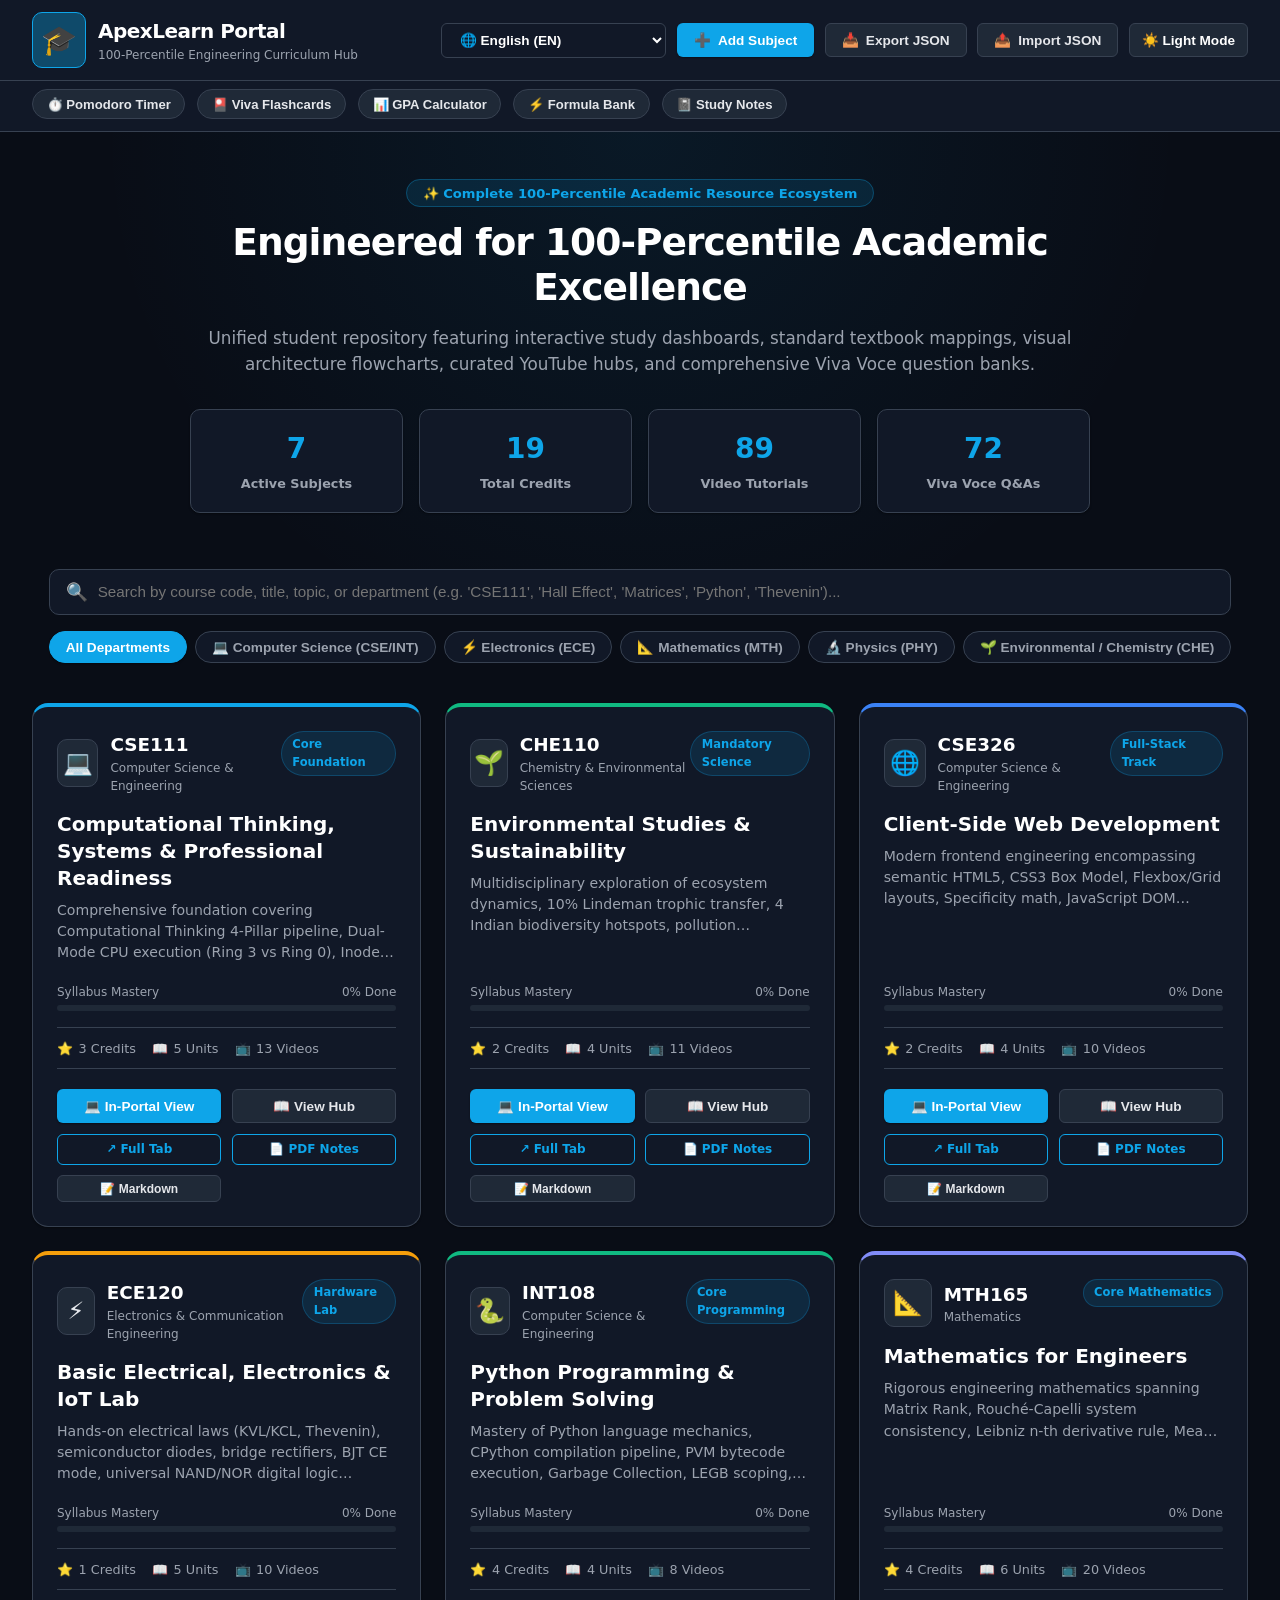
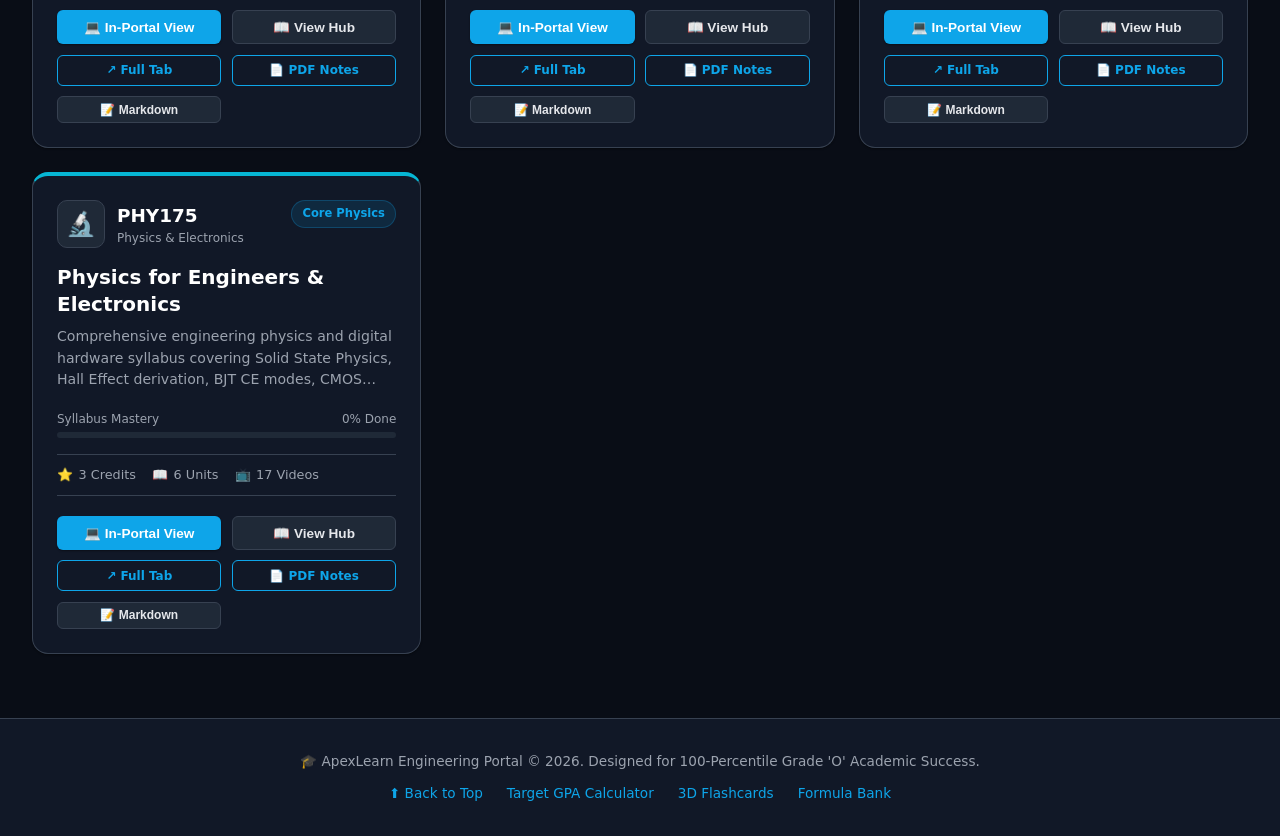
<file: index.html>
<!DOCTYPE html>
<html lang="en" data-theme="dark">
<head>
  <meta charset="UTF-8">
  <meta name="viewport" content="width=device-width, initial-scale=1.0">
  <title>ApexLearn: Engineering Student Curriculum Portal | 100-Percentile Hub</title>

  <!-- SEO & Social Sharing Metadata -->
  <meta name="description" content="Universal 100-Percentile Engineering Curriculum Portal covering CSE111, CHE110, CSE326, ECE120, INT108, MTH165, PHY175 with 89 Curated Video Masterclasses, 72 Viva Voce Flashcards, SGPA Calculator & Multilingual Support.">
  <meta name="keywords" content="Engineering Curriculum, CSE111, CHE110, CSE326, ECE120, INT108, MTH165, PHY175, Viva Voce Flashcards, SGPA Calculator, Study Notes, Multilingual">
  <meta name="author" content="Saikat Koner (Black Hat Coders 108)">
  <meta name="theme-color" content="#0284c7">

  <!-- Open Graph / WhatsApp / LinkedIn / Telegram Preview Cards -->
  <meta property="og:type" content="website">
  <meta property="og:title" content="ApexLearn: Engineering Student Curriculum Portal">
  <meta property="og:description" content="100-Percentile Master Engineering Hub with 89 Curated Video Tutorials, 72 3D Viva Flashcards, SGPA Calculator & Multilingual Support.">
  <meta property="og:image" content="https://images.unsplash.com/photo-1517694712202-14dd9538aa97?w=1200&h=630&fit=crop">

  <!-- Twitter Cards -->
  <meta name="twitter:card" content="summary_large_image">
  <meta name="twitter:title" content="ApexLearn: Engineering Student Curriculum Portal">
  <meta name="twitter:description" content="100-Percentile Master Engineering Hub with 89 Curated Video Tutorials, 72 3D Viva Flashcards, SGPA Calculator & Multilingual Support.">

  <!-- Favicon SVG -->
  <link rel="icon" href="data:image/svg+xml,<svg xmlns=%22http://www.w3.org/2000/svg%22 viewBox=%220 0 100 100%22><text y=%22.9em%22 font-size=%2290%22>🎓</text></svg>">
  <link rel="stylesheet" href="css/styles.css">
</head>
<body>

  <!-- Top Navigation Bar -->
  <nav class="navbar">
    <div class="nav-container">
      <a href="#" class="brand-logo">
        <div class="logo-icon">🎓</div>
        <div class="logo-text">
          <h1 data-i18n="brand_title">ApexLearn Portal</h1>
          <span data-i18n="brand_subtitle">100-Percentile Engineering Curriculum Hub</span>
        </div>
      </a>

      <div class="nav-actions">
        <!-- Comprehensive Indian & Global Language Selector -->
        <select id="langSelect" class="lang-select-box" title="Switch Language">
          <optgroup label="🇮🇳 Major Indian Languages (भारतीय भाषाएं)">
            <option value="hi">🇮🇳 हिन्दी (Hindi)</option>
            <option value="bn">🇮🇳 বাংলা (Bengali)</option>
            <option value="ta">🇮🇳 தமிழ் (Tamil)</option>
            <option value="te">🇮🇳 తెలుగు (Telugu)</option>
            <option value="mr">🇮🇳 मराठी (Marathi)</option>
            <option value="gu">🇮🇳 ગુજરાતી (Gujarati)</option>
            <option value="kn">🇮🇳 ಕನ್ನಡ (Kannada)</option>
            <option value="ml">🇮🇳 മലയാളം (Malayalam)</option>
            <option value="pa">🇮🇳 ਪੰਜਾਬੀ (Punjabi)</option>
            <option value="or">🇮🇳 ଓଡ଼ିଆ (Odia)</option>
            <option value="as">🇮🇳 অসমীয়া (Assamese)</option>
            <option value="ur">🇮🇳 اردو (Urdu)</option>
            <option value="sa">🇮🇳 संस्कृतम् (Sanskrit)</option>
          </optgroup>
          <optgroup label="🌐 Global Languages">
            <option value="en" selected>🌐 English (EN)</option>
            <option value="es">🇪🇸 Español (Spanish)</option>
            <option value="fr">🇫🇷 Français (French)</option>
            <option value="de">🇩🇪 Deutsch (German)</option>
            <option value="ja">🇯🇵 日本語 (Japanese)</option>
          </optgroup>
        </select>

        <button class="btn btn-primary" onclick="openAddSubjectModal()">
          <span>➕</span> <span data-i18n="add_subject">Add Subject</span>
        </button>
        <button class="btn btn-secondary" onclick="exportSubjectsJSON()">
          <span>📥</span> <span data-i18n="export_json">Export JSON</span>
        </button>
        <button class="btn btn-secondary" onclick="triggerImportJSON()">
          <span>📤</span> <span data-i18n="import_json">Import JSON</span>
        </button>
        <input type="file" id="jsonFileInput" style="display: none;" accept=".json" onchange="handleJSONFileImport(event)">

        <button id="themeToggleBtn" class="btn btn-icon" onclick="toggleTheme()" title="Toggle Dark/Light Mode">
          ☀️ Light Mode
        </button>
      </div>
    </div>
  </nav>

  <!-- Interactive Utility Toolbar -->
  <div class="utility-toolbar">
    <div class="utility-container">
      <button class="tool-btn" onclick="openPomodoroModal()">
        <span data-i18n="tools_pomodoro">⏱️ Pomodoro Timer</span>
      </button>
      <button class="tool-btn" onclick="openFlashcardModal()">
        <span data-i18n="tools_flashcards">🎴 Viva Flashcards</span>
      </button>
      <button class="tool-btn" onclick="openGpaModal()">
        <span data-i18n="tools_gpa">📊 GPA Calculator</span>
      </button>
      <button class="tool-btn" onclick="openFormulaModal()">
        <span data-i18n="tools_formulas">⚡ Formula Bank</span>
      </button>
      <button class="tool-btn" onclick="openNotesModal()">
        <span data-i18n="tools_notes">📓 Study Notes</span>
      </button>
    </div>
  </div>

  <!-- Hero Section -->
  <header class="hero">
    <div class="hero-content">
      <div class="hero-badge">
        <span data-i18n="hero_badge">✨ Complete 100-Percentile Academic Resource Ecosystem</span>
      </div>
      <h2 data-i18n="hero_title">Engineered for 100-Percentile Academic Excellence</h2>
      <p data-i18n="hero_subtitle">
        Unified student repository featuring interactive study dashboards, standard textbook mappings, visual architecture flowcharts, curated YouTube hubs, and comprehensive Viva Voce question banks.
      </p>

      <!-- Live Stats Counters -->
      <div class="stats-grid">
        <div class="stat-card">
          <div id="statTotalSubjects" class="stat-value">7</div>
          <div class="stat-label" data-i18n="stat_subjects">Active Subjects</div>
        </div>
        <div class="stat-card">
          <div id="statTotalCredits" class="stat-value">19</div>
          <div class="stat-label" data-i18n="stat_credits">Total Credits</div>
        </div>
        <div class="stat-card">
          <div id="statTotalVideos" class="stat-value">28+</div>
          <div class="stat-label" data-i18n="stat_videos">Video Tutorials</div>
        </div>
        <div class="stat-card">
          <div id="statTotalViva" class="stat-value">350+</div>
          <div class="stat-label" data-i18n="stat_viva">Viva Voce Q&As</div>
        </div>
      </div>
    </div>
  </header>

  <!-- Filter and Search Controls -->
  <section class="filter-section">
    <div class="search-bar-wrap">
      <span class="search-icon">🔍</span>
      <input type="text" id="searchInput" class="search-input" data-i18n-placeholder="search_placeholder" placeholder="Search by course code, title, topic, or department (e.g. 'CSE111', 'Hall Effect', 'Matrices', 'Python', 'Thevenin')...">
    </div>

    <div class="filter-pills">
      <button class="pill active" data-dept="all" data-i18n="all_departments">All Departments</button>
      <button class="pill" data-dept="Computer Science" data-i18n="dept_cse">💻 Computer Science (CSE/INT)</button>
      <button class="pill" data-dept="Electronics" data-i18n="dept_ece">⚡ Electronics (ECE)</button>
      <button class="pill" data-dept="Mathematics" data-i18n="dept_mth">📐 Mathematics (MTH)</button>
      <button class="pill" data-dept="Physics" data-i18n="dept_phy">🔬 Physics (PHY)</button>
      <button class="pill" data-dept="Chemistry" data-i18n="dept_che">🌱 Environmental / Chemistry (CHE)</button>
    </div>
  </section>

  <!-- Main Subjects Grid -->
  <main class="main-content">
    <div id="subjectsGrid" class="subjects-grid">
      <!-- Dynamically Rendered by js/app.js -->
    </div>
  </main>

  <!-- Subject Detail Hub Drawer (Multi-Tabbed Interactive Dashboard) -->
  <div id="subjectDrawer" class="drawer-overlay" onclick="if(event.target === this) closeSubjectDrawer()">
    <div class="drawer-content">
      <div class="drawer-header">
        <h3 id="drawerTitle" style="color: var(--text-bright); font-size: 1.25rem;">Course Detail Hub</h3>
        <button class="btn btn-icon" onclick="closeSubjectDrawer()">✕</button>
      </div>

      <!-- Drawer Sub-Navigation Tabs -->
      <div class="drawer-tabs-bar">
        <button class="drawer-tab-btn active" onclick="switchDrawerTab('tabStrategy')">🗺️ Strategy Matrix</button>
        <button class="drawer-tab-btn" onclick="switchDrawerTab('tabFlowcharts')">🎨 Visual Flowcharts</button>
        <button class="drawer-tab-btn" onclick="switchDrawerTab('tabScoring')">🏆 4-Tier Scoring</button>
        <button class="drawer-tab-btn" onclick="switchDrawerTab('tabSyllabus')">📖 Syllabus & Topics</button>
        <button class="drawer-tab-btn" onclick="switchDrawerTab('tabTextbooks')">📚 Textbooks</button>
        <button class="drawer-tab-btn" onclick="switchDrawerTab('tabVideos')">📺 Video Hub</button>
        <button class="drawer-tab-btn" onclick="switchDrawerTab('tabViva')">🎯 Viva Bank</button>
      </div>

      <div id="drawerBody" class="drawer-body">
        <!-- Dynamically rendered tab panes -->
      </div>
    </div>
  </div>

  <!-- Add Subject Modal -->
  <div id="addSubjectModal" class="modal-overlay" onclick="if(event.target === this) closeAddSubjectModal()">
    <div class="modal-box">
      <div class="modal-header">
        <h3 data-i18n="modal_add_title">➕ Add New Curriculum Subject</h3>
        <button class="btn btn-icon" onclick="closeAddSubjectModal()">✕</button>
      </div>
      <form id="addSubjectForm" onsubmit="handleAddSubject(event)">
        <div class="modal-body">
          <div class="form-grid-2">
            <div class="form-group">
              <label data-i18n="course_code">Course Code</label>
              <input type="text" id="newSubCode" class="form-control" placeholder="e.g. CSE205" required>
            </div>
            <div class="form-group">
              <label data-i18n="course_title">Course Title</label>
              <input type="text" id="newSubTitle" class="form-control" placeholder="e.g. Data Structures & Algorithms" required>
            </div>
          </div>

          <div class="form-grid-2">
            <div class="form-group">
              <label data-i18n="department">Department</label>
              <input type="text" id="newSubDept" class="form-control" placeholder="e.g. Computer Science" required>
            </div>
            <div class="form-group">
              <label data-i18n="semester">Semester</label>
              <input type="number" id="newSubSem" class="form-control" value="1" min="1" max="8" required>
            </div>
          </div>

          <div class="form-grid-2">
            <div class="form-group">
              <label>Credits</label>
              <input type="number" id="newSubCredits" class="form-control" value="4" min="1" max="6" required>
            </div>
            <div class="form-group">
              <label>Icon Emoji & Theme Color</label>
              <div style="display: flex; gap: 0.5rem;">
                <input type="text" id="newSubIcon" class="form-control" value="📘" style="width: 60px; text-align: center;">
                <input type="color" id="newSubTheme" value="#0ea5e9" style="height: 38px; border: 1px solid var(--border); border-radius: var(--radius-sm); cursor: pointer; flex: 1;">
              </div>
            </div>
          </div>

          <div class="form-group">
            <label>Course Description / Overview</label>
            <textarea id="newSubDesc" class="form-control" rows="2" placeholder="Brief 1-2 sentence overview of the subject..."></textarea>
          </div>

          <div class="form-group">
            <label>Syllabus Units & Topics (One unit per line: Title | Topic 1, Topic 2, Topic 3)</label>
            <textarea id="newSubUnits" class="form-control" rows="4" placeholder="Unit I: Core Fundamentals | Basic Concepts, Standard Laws, Formulas&#10;Unit II: Advanced Principles | Analysis, Implementations, Case Studies"></textarea>
          </div>
        </div>

        <div class="modal-footer">
          <button type="button" class="btn btn-secondary" onclick="closeAddSubjectModal()" data-i18n="cancel">Cancel</button>
          <button type="submit" class="btn btn-primary" data-i18n="save_subject">Save & Add Subject</button>
        </div>
      </form>
    </div>
  </div>

  <!-- Pomodoro Timer Modal -->
  <div id="pomodoroModal" class="modal-overlay" onclick="if(event.target === this) closePomodoroModal()">
    <div class="modal-box" style="max-width: 480px; text-align: center;">
      <div class="modal-header">
        <h3>⏱️ Focus Pomodoro Timer</h3>
        <button class="btn btn-icon" onclick="closePomodoroModal()">✕</button>
      </div>
      <div class="modal-body">
        <div class="pomo-modes">
          <button class="pomo-mode-btn active" onclick="setPomoMode('work')">Study (25m)</button>
          <button class="pomo-mode-btn" onclick="setPomoMode('shortBreak')">Short Break (5m)</button>
          <button class="pomo-mode-btn" onclick="setPomoMode('longBreak')">Long Break (15m)</button>
        </div>
        <div id="pomoTimeDisplay" style="font-size: 4.5rem; font-weight: 900; font-family: monospace; color: var(--primary); margin: 1rem 0;">25:00</div>
        <p id="pomoStatusText" style="color: var(--text-muted); font-size: 0.9rem;">Deep Focus Study Session</p>
        <div style="display: flex; justify-content: center; gap: 1rem; margin-top: 1.5rem;">
          <button id="pomoStartBtn" class="btn btn-primary" onclick="togglePomoTimer()" style="min-width: 120px;">▶ Start</button>
          <button class="btn btn-secondary" onclick="resetPomoTimer()">🔄 Reset</button>
        </div>
      </div>
    </div>
  </div>

  <!-- 3D Viva Voce Flashcard Mastery Quiz Simulator Modal -->
  <div id="flashcardModal" class="modal-overlay" onclick="if(event.target === this) closeFlashcardModal()">
    <div class="modal-box" style="max-width: 680px;">
      <!-- Header -->
      <div class="modal-header">
        <div>
          <h3 style="margin-bottom: 0.2rem;">🎴 3D Viva Voce Flashcard Mastery</h3>
          <span id="fcProgressText" style="font-size: 0.8rem; color: var(--text-muted);">Card 1 of 12</span>
        </div>
        <button class="btn btn-icon" onclick="closeFlashcardModal()">✕</button>
      </div>

      <div class="modal-body">
        <!-- Controls Bar -->
        <div style="display: flex; gap: 0.5rem; margin-bottom: 0.75rem; align-items: center; justify-content: space-between; flex-wrap: wrap;">
          <div style="display: flex; gap: 0.5rem; flex: 1; min-width: 260px;">
            <select id="fcSubjectSelect" class="form-control" onchange="loadFlashcardsForSubject(this.value)">
              <option value="all">🌟 All Subjects Mixed</option>
            </select>
            <button class="btn btn-secondary" onclick="shuffleFlashcards()" title="Shuffle Flashcard Deck">🔀 Shuffle</button>
          </div>
          <div style="font-size: 0.85rem; color: var(--text-muted);">
            Mastery Score: <strong id="fcScoreDisplay" style="color: #34d399;">0 pts</strong>
          </div>
        </div>

        <!-- Visual Progress Bar -->
        <div class="fc-progress-track">
          <div id="fcProgressBar" class="fc-progress-fill" style="width: 0%;"></div>
        </div>

        <!-- Active Flashcard View -->
        <div id="fcCardActiveArea">
          <div class="flashcard-wrapper" onclick="flipFlashcard()">
            <div id="flashcardInner" class="flashcard-inner">
              <!-- Front Side (Question) -->
              <div class="flashcard-front">
                <div style="display: flex; justify-content: space-between; align-items: center; margin-bottom: 1rem;">
                  <span id="fcSubjectTag" class="badge-pill" style="margin: 0;">CSE111</span>
                  <span id="fcCardStatusBadge" class="fc-status-pill">❓ Unanswered</span>
                </div>
                <h3 id="fcQuestionText" style="font-size: 1.25rem; font-weight: 700; line-height: 1.45; color: var(--text-bright);">
                  Click to Reveal Model Answer
                </h3>
                <div style="font-size: 0.8rem; color: var(--text-muted); margin-top: 1.5rem; display: flex; align-items: center; justify-content: center; gap: 0.35rem;">
                  <span>👆 Click / Tap Card to Flip</span>
                </div>
              </div>

              <!-- Back Side (Answer) -->
              <div class="flashcard-back">
                <div style="display: flex; justify-content: space-between; align-items: center; margin-bottom: 1rem;">
                  <span class="badge-pill" style="background: rgba(52, 211, 153, 0.2); color: #34d399; margin: 0;">Grade 'O' Standard Answer</span>
                  <span style="font-size: 0.75rem; color: var(--text-muted);">Self-Assess Below</span>
                </div>
                <p id="fcAnswerText" style="font-size: 1rem; line-height: 1.6; color: #f8fafc;">
                  Model Grade 'O' explanation here.
                </p>
                <div style="font-size: 0.75rem; color: var(--text-muted); margin-top: 1.25rem; text-align: center;">
                  (Click card to flip back)
                </div>
              </div>
            </div>
          </div>

          <!-- Self-Assessment Rating Controls -->
          <div style="margin-top: 1rem; background: var(--bg-card); padding: 0.75rem 1rem; border-radius: var(--radius-md); border: 1px solid var(--border); display: flex; flex-direction: column; gap: 0.6rem;">
            <div style="font-size: 0.8rem; color: var(--text-muted); text-align: center;">
              Did you know this question? (Rate to update score & advance):
            </div>
            <div style="display: grid; grid-template-columns: 1fr 1fr; gap: 0.75rem;">
              <button class="btn btn-outline" style="border-color: #ef4444; color: #ef4444;" onclick="rateCurrentCard(false)">
                ❌ Needs Practice (0 pts)
              </button>
              <button class="btn btn-primary" style="background: #10b981; border-color: #10b981;" onclick="rateCurrentCard(true)">
                ✅ Mastered (+10 pts)
              </button>
            </div>
          </div>

          <!-- Bottom Navigation -->
          <div style="display: flex; justify-content: space-between; align-items: center; margin-top: 0.75rem;">
            <button class="btn btn-secondary btn-sm" onclick="prevFlashcard()">◀ Previous</button>
            <span id="fcCardCountIndicator" style="font-size: 0.8rem; color: var(--text-muted);">Card 1 / 12</span>
            <button class="btn btn-secondary btn-sm" onclick="nextFlashcard()">Next ▶</button>
          </div>
        </div>

        <!-- End of Deck Completion View (Shown when deck finishes) -->
        <div id="fcCompletionView" style="display: none; padding: 2rem 1rem; text-align: center;">
          <div style="font-size: 3.5rem; margin-bottom: 0.5rem;">🏆</div>
          <h3 style="font-size: 1.6rem; font-weight: 800; color: var(--text-bright); margin-bottom: 0.5rem;">Flashcard Deck Completed!</h3>
          <p style="font-size: 0.9rem; color: var(--text-muted); margin-bottom: 1.5rem;">
            You have reviewed all cards in this subject study set.
          </p>

          <div style="display: grid; grid-template-columns: repeat(3, 1fr); gap: 1rem; margin-bottom: 1.75rem;">
            <div style="background: var(--bg-card); padding: 1rem; border-radius: var(--radius-md); border: 1px solid var(--border);">
              <div style="font-size: 0.75rem; color: var(--text-muted);">Cards Mastered</div>
              <div id="fcFinalMastered" style="font-size: 1.75rem; font-weight: 800; color: #10b981;">0</div>
            </div>
            <div style="background: var(--bg-card); padding: 1rem; border-radius: var(--radius-md); border: 1px solid var(--border);">
              <div style="font-size: 0.75rem; color: var(--text-muted);">Needs Review</div>
              <div id="fcFinalMissed" style="font-size: 1.75rem; font-weight: 800; color: #ef4444;">0</div>
            </div>
            <div style="background: var(--bg-card); padding: 1rem; border-radius: var(--radius-md); border: 1px solid var(--border);">
              <div style="font-size: 0.75rem; color: var(--text-muted);">Mastery Score</div>
              <div id="fcFinalScore" style="font-size: 1.75rem; font-weight: 800; color: var(--primary);">0 pts</div>
            </div>
          </div>

          <div style="display: flex; gap: 0.75rem; justify-content: center; flex-wrap: wrap;">
            <button class="btn btn-primary" onclick="restartCurrentDeck()">🔄 Restart Deck</button>
            <button id="fcReviewMissedBtn" class="btn btn-secondary" onclick="practiceMissedCards()">🔁 Practice Missed Cards</button>
            <button class="btn btn-secondary" onclick="shuffleFlashcards()">🔀 Shuffle & Retry</button>
          </div>
        </div>

      </div>
    </div>
  </div>

  <!-- SGPA / CGPA Target Calculator Modal -->
  <div id="gpaModal" class="modal-overlay" onclick="if(event.target === this) closeGpaModal()">
    <div class="modal-box" style="max-width: 650px;">
      <div class="modal-header">
        <h3>📊 SGPA / CGPA Target Calculator</h3>
        <button class="btn btn-icon" onclick="closeGpaModal()">✕</button>
      </div>
      <div class="modal-body">
        <p style="font-size: 0.85rem; color: var(--text-muted); margin-bottom: 1rem;">
          Estimate your semester SGPA based on official 10-point relative grading (O=10, A+=9, A=8, B+=7, B=6, C=5, D=4, F=0).
        </p>
        <div id="gpaCoursesList" style="max-height: 280px; overflow-y: auto; margin-bottom: 1rem;">
          <!-- Populated by JS -->
        </div>
        <div style="background: var(--bg-card); padding: 1.25rem; border-radius: var(--radius-md); border: 1px solid var(--border); display: flex; justify-content: space-between; align-items: center;">
          <div>
            <div style="font-size: 0.85rem; color: var(--text-muted);">Projected Semester SGPA</div>
            <div id="calculatedGpaDisplay" style="font-size: 2.5rem; font-weight: 900; color: #34d399;">10.00</div>
          </div>
          <div style="text-align: right;">
            <div style="font-size: 0.85rem; color: var(--text-muted);">Standing Honors</div>
            <div id="gpaHonorsText" style="font-size: 1.1rem; font-weight: 700; color: var(--primary);">Grade 'O' (Outstanding)</div>
          </div>
        </div>
      </div>
    </div>
  </div>

  <!-- Formula & Invariant Bank Modal -->
  <div id="formulaModal" class="modal-overlay" onclick="if(event.target === this) closeFormulaModal()">
    <div class="modal-box" style="max-width: 750px;">
      <div class="modal-header">
        <h3>⚡ Master Formula & Invariant Bank</h3>
        <button class="btn btn-icon" onclick="closeFormulaModal()">✕</button>
      </div>
      <div class="modal-body">
        <input type="text" id="formulaSearchInput" class="form-control" placeholder="Search formulas by name or subject (e.g. 'Hall', 'King', 'Thevenin', 'chmod')..." oninput="filterFormulas(this.value)" style="margin-bottom: 1rem;">
        <div id="formulasList" style="max-height: 380px; overflow-y: auto; display: flex; flex-direction: column; gap: 0.75rem;">
          <!-- Dynamically populated by JS -->
        </div>
      </div>
    </div>
  </div>

  <!-- Study Notes Scratchpad Modal -->
  <div id="notesModal" class="modal-overlay" onclick="if(event.target === this) closeNotesModal()">
    <div class="modal-box" style="max-width: 700px;">
      <div class="modal-header">
        <h3>📓 Local Study Notes Scratchpad</h3>
        <button class="btn btn-icon" onclick="closeNotesModal()">✕</button>
      </div>
      <div class="modal-body">
        <p style="font-size: 0.85rem; color: var(--text-muted); margin-bottom: 0.75rem;">
          Your notes auto-save to browser local storage. Useful for quick formula jotting, viva notes, and revision checklists.
        </p>
        <textarea id="studyNotesTextarea" class="form-control" rows="10" placeholder="Type your personal exam notes, formulas, and revision reminders here..." oninput="saveStudyNotes()"></textarea>
      </div>
      <div class="modal-footer" style="justify-content: space-between;">
        <span id="notesSavedIndicator" style="font-size: 0.8rem; color: #34d399;">✓ Saved to Local Storage</span>
        <button class="btn btn-secondary" onclick="exportNotesFile()">💾 Download Notes (.txt)</button>
      </div>
    </div>
  </div>

  <!-- Modern Attractive Markdown In-Portal Reader Modal -->
  <div id="markdownReaderModal" class="modal-overlay" onclick="if(event.target === this) closeMarkdownReader()">
    <div class="modal-box md-viewer-box">
      <!-- Top Navigation & Controls Bar -->
      <div class="md-viewer-header">
        <div class="md-viewer-title-wrap">
          <span id="mdViewerBadge" class="badge-pill" style="background: var(--primary); color: #fff;">CSE111</span>
          <h3 id="mdReaderTitle">Course Study Dossier</h3>
          <span id="mdReadingStats" class="md-stats-badge">📖 Loading...</span>
        </div>
        <div class="md-viewer-actions">
          <div class="md-search-wrap">
            <input type="text" id="mdSearchInput" placeholder="🔍 Search in doc..." oninput="searchInsideMarkdown(this.value)">
            <span id="mdSearchCount" class="md-search-count"></span>
          </div>
          <div class="md-font-controls">
            <button class="btn-sm-icon" onclick="adjustMdFontSize(-1)" title="Decrease Font Size">A-</button>
            <button class="btn-sm-icon" onclick="adjustMdFontSize(1)" title="Increase Font Size">A+</button>
          </div>
          <button class="btn btn-secondary btn-sm" onclick="copyCurrentMarkdown()" title="Copy Markdown to Clipboard">📋 Copy</button>
          <a id="mdDownloadBtn" href="#" download class="btn btn-secondary btn-sm" title="Download Markdown (.md) File">💾 .md</a>
          <a id="mdPdfDownloadBtn" href="#" download class="btn btn-primary btn-sm" title="Download Official PDF Dossier">📄 PDF</a>
          <button class="btn btn-icon" onclick="closeMarkdownReader()">✕</button>
        </div>
      </div>

      <!-- Main Body: Sticky Table of Contents Sidebar + Rich Content Pane -->
      <div class="md-viewer-body">
        <aside id="mdTocSidebar" class="md-toc-sidebar">
          <div class="md-toc-header">📑 Table of Contents</div>
          <nav id="mdTocNav" class="md-toc-nav">
            <!-- Dynamically populated TOC links -->
          </nav>
        </aside>
        <main id="mdReaderContent" class="md-content-pane">
          <!-- Rendered rich markdown with syntax highlighting, tables, callouts -->
        </main>
      </div>
    </div>
  </div>

  <!-- Footer -->
  <footer>
    <div class="footer-content">
      <p data-i18n="footer_text">
        🎓 ApexLearn Engineering Portal © 2026. Designed for 100-Percentile Grade 'O' Academic Success.
      </p>
      <div class="footer-links">
        <a href="#top">⬆ Back to Top</a>
        <a href="#" onclick="openGpaModal(); return false;">Target GPA Calculator</a>
        <a href="#" onclick="openFlashcardModal(); return false;">3D Flashcards</a>
        <a href="#" onclick="openFormulaModal(); return false;">Formula Bank</a>
      </div>
    </div>
  </footer>

  <!-- Scripts -->
  <script src="js/data-subjects.js"></script>
  <script src="js/data-markdown.js"></script>
  <script src="js/i18n.js"></script>
  <script src="js/interactive-tools.js"></script>
  <script src="js/app.js"></script>

  <!-- In-Portal HTML Dashboard Viewer Modal -->
  <div id="htmlViewerModal" class="modal-overlay" onclick="if(event.target === this) closeHtmlViewerModal()">
    <div class="modal-box" style="max-width: 95vw; width: 1400px; height: 92vh; display: flex; flex-direction: column; padding: 0; overflow: hidden;">
      <div class="modal-header" style="padding: 1rem 1.5rem; border-bottom: 1px solid var(--border); margin-bottom: 0;">
        <div style="display: flex; align-items: center; gap: 0.75rem;">
          <h3 id="htmlViewerTitle" style="font-size: 1.15rem; color: var(--text-bright); margin: 0;">In-Portal Subject Dashboard</h3>
          <span id="htmlViewerBadge" class="badge-pill">Interactive Dashboard</span>
        </div>
        <div style="display: flex; gap: 0.5rem; align-items: center;">
          <a id="htmlViewerNewTabBtn" href="#" target="_blank" class="btn btn-secondary btn-sm" title="Open in New Tab">
            ↗️ Open Full Tab
          </a>
          <button class="btn btn-icon" onclick="closeHtmlViewerModal()" title="Close Viewer">✕</button>
        </div>
      </div>
      <div class="modal-body" style="flex: 1; padding: 0; position: relative; background: #0b1120;">
        <iframe id="htmlViewerFrame" src="about:blank" style="width: 100%; height: 100%; border: none; display: block;" title="Subject Dashboard"></iframe>
      </div>
    </div>
  </div>

</body>
</html>
</file>
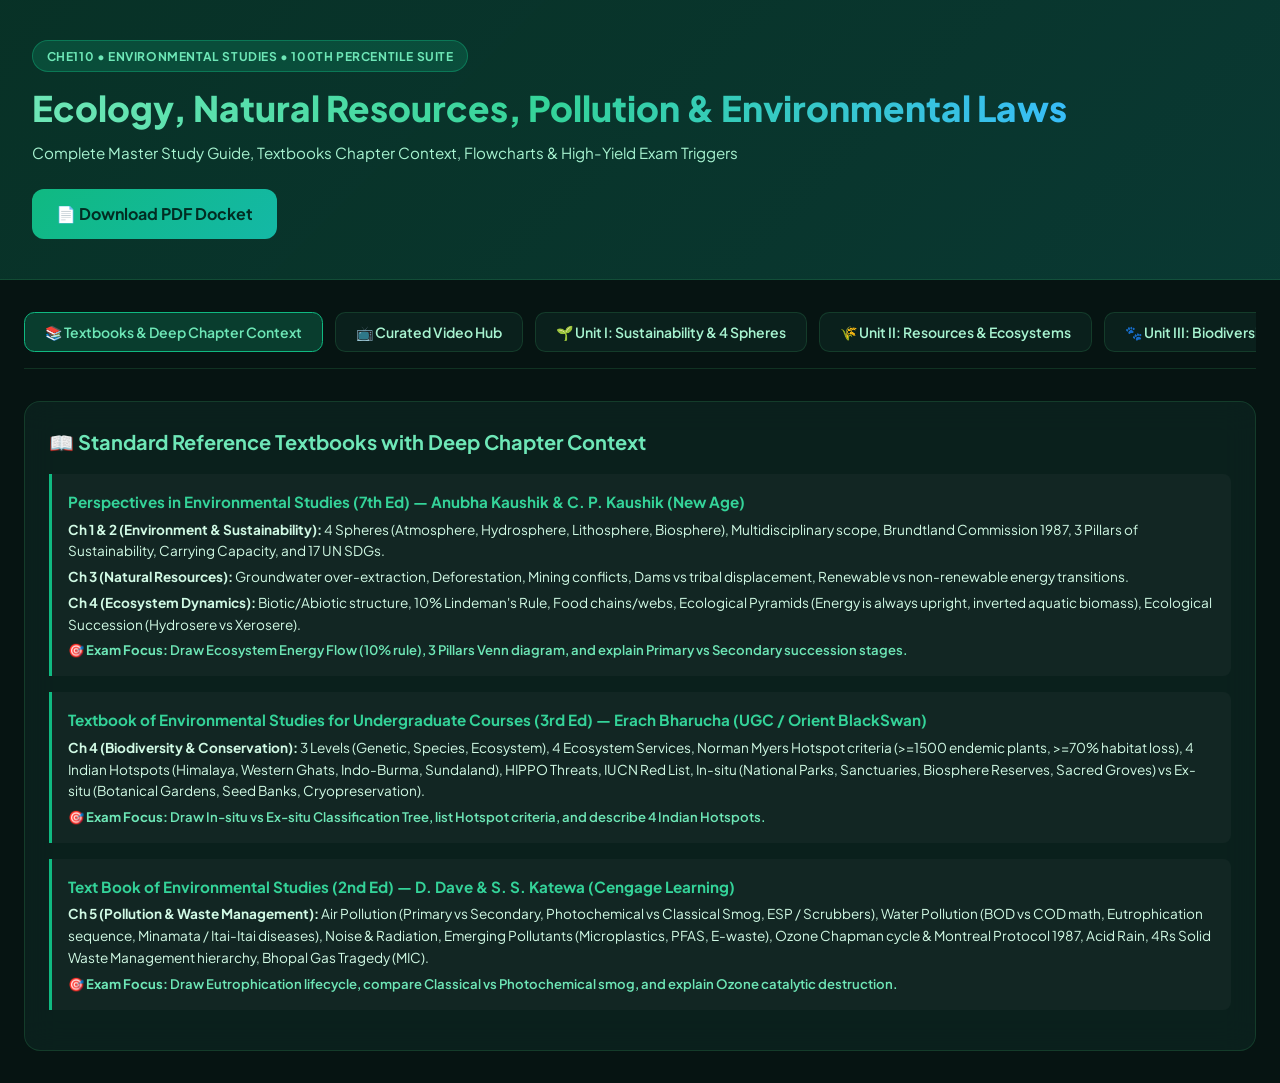
<file: subjects/CHE110_Ultimate_Master_Study_Dashboard.html>
<!DOCTYPE html>
<html lang="en">
<head>
    <meta charset="UTF-8">
    <meta name="viewport" content="width=device-width, initial-scale=1.0">
    <title>CHE110: Environmental Studies — Master Visual Study Suite</title>
    <link href="https://fonts.googleapis.com/css2?family=Plus+Jakarta+Sans:wght@300;400;500;600;700;800&family=JetBrains+Mono:wght@400;500;700&display=swap" rel="stylesheet">
    <style>
        :root {
            --bg-primary: #061412;
            --bg-secondary: #0c2420;
            --bg-card: rgba(12, 36, 32, 0.75);
            --bg-card-hover: rgba(20, 56, 50, 0.85);
            --text-primary: #f0fdf4;
            --text-secondary: #86efac;
            --text-muted: #4ade80;
            --accent-emerald: #10b981;
            --accent-teal: #14b8a6;
            --accent-cyan: #06b6d4;
            --accent-lime: #84cc16;
            --accent-amber: #f59e0b;
            --accent-rose: #f43f5e;
            --border-color: rgba(74, 222, 128, 0.15);
            --border-glow: rgba(16, 185, 129, 0.35);
            --glass-blur: blur(16px);
        }

        * { margin: 0; padding: 0; box-sizing: border-box; font-family: 'Plus Jakarta Sans', sans-serif; }
        body { background: var(--bg-primary); color: var(--text-primary); min-height: 100vh; line-height: 1.6; }

        .header-section {
            background: linear-gradient(135deg, rgba(16, 185, 129, 0.18), rgba(20, 184, 166, 0.22));
            border-bottom: 1px solid var(--border-color);
            padding: 2.5rem 2rem;
            position: relative;
        }

        .header-container { max-width: 1400px; margin: 0 auto; display: flex; justify-content: space-between; align-items: center; flex-wrap: wrap; gap: 1.5rem; }
        .badge { display: inline-flex; align-items: center; gap: 0.5rem; padding: 0.35rem 0.85rem; border-radius: 9999px; font-size: 0.75rem; font-weight: 700; text-transform: uppercase; letter-spacing: 0.05em; background: rgba(16, 185, 129, 0.2); color: #6ee7b7; border: 1px solid rgba(16, 185, 129, 0.4); }
        .main-title { font-size: 2.2rem; font-weight: 800; margin-top: 0.5rem; background: linear-gradient(90deg, #6ee7b7, #34d399, #38bdf8); -webkit-background-clip: text; -webkit-text-fill-color: transparent; }
        .subtitle { color: #a7f3d0; font-size: 0.95rem; margin-top: 0.25rem; }

        .btn-action { background: linear-gradient(135deg, var(--accent-emerald), var(--accent-teal)); color: #022c22; border: none; padding: 0.75rem 1.5rem; border-radius: 0.75rem; font-weight: 700; cursor: pointer; display: inline-flex; align-items: center; gap: 0.5rem; text-decoration: none; transition: all 0.2s ease; }
        .btn-action:hover { transform: translateY(-2px); box-shadow: 0 8px 20px rgba(16, 185, 129, 0.4); }

        .container { max-width: 1400px; margin: 2rem auto; padding: 0 1.5rem; }
        .nav-tabs { display: flex; gap: 0.75rem; overflow-x: auto; padding-bottom: 1rem; border-bottom: 1px solid var(--border-color); margin-bottom: 2rem; }
        .nav-tab { background: var(--bg-card); border: 1px solid var(--border-color); color: #a7f3d0; padding: 0.65rem 1.25rem; border-radius: 0.65rem; font-weight: 600; font-size: 0.875rem; cursor: pointer; white-space: nowrap; transition: all 0.2s ease; }
        .nav-tab.active, .nav-tab:hover { background: rgba(16, 185, 129, 0.25); border-color: var(--accent-emerald); color: #6ee7b7; }

        .grid-2 { display: grid; grid-template-columns: repeat(auto-fit, minmax(480px, 1fr)); gap: 1.5rem; margin-bottom: 2rem; }
        .grid-3 { display: grid; grid-template-columns: repeat(auto-fit, minmax(320px, 1fr)); gap: 1.5rem; margin-bottom: 2rem; }

        .card { background: var(--bg-card); backdrop-filter: var(--glass-blur); border: 1px solid var(--border-color); border-radius: 1rem; padding: 1.5rem; transition: all 0.25s ease; position: relative; overflow: hidden; }
        .card:hover { border-color: var(--border-glow); transform: translateY(-3px); box-shadow: 0 12px 30px rgba(0, 0, 0, 0.35); }
        .card-header { display: flex; justify-content: space-between; align-items: center; margin-bottom: 1rem; }
        .card-title { font-size: 1.25rem; font-weight: 700; color: #6ee7b7; }

        .video-card { display: flex; flex-direction: column; justify-content: space-between; }
        .video-btn { background: rgba(239, 68, 68, 0.2); border: 1px solid rgba(239, 68, 68, 0.4); color: #fca5a5; padding: 0.6rem 1rem; border-radius: 0.5rem; text-decoration: none; font-weight: 600; font-size: 0.85rem; display: inline-flex; align-items: center; gap: 0.5rem; margin-top: 1rem; transition: 0.2s; }
        .video-btn:hover { background: #ef4444; color: #fff; }

        .chapter-box { background: rgba(255, 255, 255, 0.03); border-left: 3px solid var(--accent-emerald); padding: 1rem; border-radius: 0 0.5rem 0.5rem 0; margin-bottom: 1rem; }
        .chapter-title { font-weight: 700; color: #34d399; margin-bottom: 0.25rem; font-size: 0.95rem; }
        .chapter-concept { font-size: 0.85rem; color: #d1fae5; margin-bottom: 0.25rem; }
        .chapter-takeaway { font-size: 0.82rem; color: #6ee7b7; font-weight: 600; }

        table { width: 100%; border-collapse: collapse; margin: 1rem 0; font-size: 0.875rem; }
        th, td { padding: 0.75rem 1rem; text-align: left; border-bottom: 1px solid var(--border-color); }
        th { background: rgba(16, 185, 129, 0.1); color: #6ee7b7; font-weight: 700; }

        .diagram-box { background: rgba(2, 44, 34, 0.65); border: 1px dashed var(--accent-emerald); border-radius: 0.5rem; padding: 1.1rem; font-family: 'JetBrains Mono', monospace; font-size: 0.82rem; color: #a7f3d0; white-space: pre; overflow-x: auto; margin: 1rem 0; line-height: 1.45; }
    </style>
</head>
<body>

    <header class="header-section">
        <div class="header-container">
            <div>
                <span class="badge">CHE110 • Environmental Studies • 100th Percentile Suite</span>
                <h1 class="main-title">Ecology, Natural Resources, Pollution & Environmental Laws</h1>
                <p class="subtitle">Complete Master Study Guide, Textbooks Chapter Context, Flowcharts & High-Yield Exam Triggers</p>
            </div>
            <div>
                <a href="CHE110_Ultimate_Master_Study_Guide_and_Video_Hub.pdf" class="btn-action" target="_blank">📄 Download PDF Docket</a>
            </div>
        </div>
    </header>

    <div class="container">
        <div class="nav-tabs">
            <button class="nav-tab active" onclick="showTab('textbooks')">📚 Textbooks & Deep Chapter Context</button>
            <button class="nav-tab" onclick="showTab('videos')">📺 Curated Video Hub</button>
            <button class="nav-tab" onclick="showTab('unit1')">🌱 Unit I: Sustainability & 4 Spheres</button>
            <button class="nav-tab" onclick="showTab('unit2')">🌾 Unit II: Resources & Ecosystems</button>
            <button class="nav-tab" onclick="showTab('unit3')">🐾 Unit III: Biodiversity & Conservation</button>
            <button class="nav-tab" onclick="showTab('unit4')">🏭 Unit IV: Pollution & Waste Management</button>
            <button class="nav-tab" onclick="showTab('unit5')">🌪️ Unit V: Disaster Management</button>
            <button class="nav-tab" onclick="showTab('unit6')">👥 Unit VI: Laws & Environmental Movements</button>
            <button class="nav-tab" onclick="showTab('exam')">⚡ High-Yield Exam Hacks</button>
        </div>

        <!-- TAB: TEXTBOOKS -->
        <div id="tab-textbooks" class="tab-content">
            <div class="card">
                <h2 class="card-title" style="margin-bottom: 1rem;">📖 Standard Reference Textbooks with Deep Chapter Context</h2>

                <div class="chapter-box">
                    <div class="chapter-title">Perspectives in Environmental Studies (7th Ed) — Anubha Kaushik & C. P. Kaushik (New Age)</div>
                    <div class="chapter-concept"><strong>Ch 1 & 2 (Environment & Sustainability):</strong> 4 Spheres (Atmosphere, Hydrosphere, Lithosphere, Biosphere), Multidisciplinary scope, Brundtland Commission 1987, 3 Pillars of Sustainability, Carrying Capacity, and 17 UN SDGs.</div>
                    <div class="chapter-concept"><strong>Ch 3 (Natural Resources):</strong> Groundwater over-extraction, Deforestation, Mining conflicts, Dams vs tribal displacement, Renewable vs non-renewable energy transitions.</div>
                    <div class="chapter-concept"><strong>Ch 4 (Ecosystem Dynamics):</strong> Biotic/Abiotic structure, 10% Lindeman's Rule, Food chains/webs, Ecological Pyramids (Energy is always upright, inverted aquatic biomass), Ecological Succession (Hydrosere vs Xerosere).</div>
                    <div class="chapter-takeaway">🎯 <strong>Exam Focus:</strong> Draw Ecosystem Energy Flow (10% rule), 3 Pillars Venn diagram, and explain Primary vs Secondary succession stages.</div>
                </div>

                <div class="chapter-box">
                    <div class="chapter-title">Textbook of Environmental Studies for Undergraduate Courses (3rd Ed) — Erach Bharucha (UGC / Orient BlackSwan)</div>
                    <div class="chapter-concept"><strong>Ch 4 (Biodiversity & Conservation):</strong> 3 Levels (Genetic, Species, Ecosystem), 4 Ecosystem Services, Norman Myers Hotspot criteria (>=1500 endemic plants, >=70% habitat loss), 4 Indian Hotspots (Himalaya, Western Ghats, Indo-Burma, Sundaland), HIPPO Threats, IUCN Red List, In-situ (National Parks, Sanctuaries, Biosphere Reserves, Sacred Groves) vs Ex-situ (Botanical Gardens, Seed Banks, Cryopreservation).</div>
                    <div class="chapter-takeaway">🎯 <strong>Exam Focus:</strong> Draw In-situ vs Ex-situ Classification Tree, list Hotspot criteria, and describe 4 Indian Hotspots.</div>
                </div>

                <div class="chapter-box">
                    <div class="chapter-title">Text Book of Environmental Studies (2nd Ed) — D. Dave & S. S. Katewa (Cengage Learning)</div>
                    <div class="chapter-concept"><strong>Ch 5 (Pollution & Waste Management):</strong> Air Pollution (Primary vs Secondary, Photochemical vs Classical Smog, ESP / Scrubbers), Water Pollution (BOD vs COD math, Eutrophication sequence, Minamata / Itai-Itai diseases), Noise & Radiation, Emerging Pollutants (Microplastics, PFAS, E-waste), Ozone Chapman cycle & Montreal Protocol 1987, Acid Rain, 4Rs Solid Waste Management hierarchy, Bhopal Gas Tragedy (MIC).</div>
                    <div class="chapter-takeaway">🎯 <strong>Exam Focus:</strong> Draw Eutrophication lifecycle, compare Classical vs Photochemical smog, and explain Ozone catalytic destruction.</div>
                </div>
            </div>
        </div>

                        <!-- TAB: VIDEOS -->
        <div id="tab-videos" class="tab-content" style="display:none;">
            <div style="background: rgba(14,165,233,0.08); border: 1px solid rgba(14,165,233,0.25); border-radius: 0.75rem; padding: 1.25rem 1.5rem; margin-bottom: 1.5rem;">
                <div style="display: flex; justify-content: space-between; align-items: center; flex-wrap: wrap; gap: 0.75rem;">
                    <div>
                        <h3 style="color: #38bdf8; margin: 0 0 0.35rem;">📺 Environmental Studies & Sustainability — Prescribed Video Playlist</h3>
                        <span style="font-size: 0.88rem; color: #94a3b8;">Syllabus Study Quota: <strong style="color: #fbbf24;">11 Sequential Lectures (~3h 55m / 235 mins total)</strong></span>
                    </div>
                    <span class="badge" style="background: rgba(16,185,129,0.2); color: #34d399; font-size: 0.85rem; padding: 0.4rem 0.85rem; border: 1px solid rgba(16,185,129,0.4);">
                        🎯 100% Fixed Syllabus Coverage
                    </span>
                </div>
            </div>
            <div class="grid-3" style="display: grid; grid-template-columns: repeat(auto-fill, minmax(320px, 1fr)); gap: 1.25rem;">
                <div class="card video-card" style="border: 1px solid rgba(255,255,255,0.1); border-radius: 0.75rem; padding: 1.25rem; display: flex; flex-direction: column; justify-content: space-between; background: rgba(15,23,42,0.6);">
                    <div>
                        <!-- Playlist Sequence & Prescribed Time -->
                        <div style="display: flex; gap: 0.4rem; flex-wrap: wrap; margin-bottom: 0.6rem;">
                            <span class="badge" style="font-size: 0.72rem; padding: 0.25rem 0.55rem; background: rgba(14,165,233,0.2); color: #38bdf8; font-weight: 800;">🎬 Lecture #01 of 11</span>
                            <span class="badge" style="font-size: 0.72rem; padding: 0.25rem 0.55rem; background: rgba(245,158,11,0.2); color: #fbbf24; font-weight: 700;">⏱️ Fixed Time: 15 Mins</span>
                            <span class="badge" style="font-size: 0.72rem; padding: 0.25rem 0.55rem; background: rgba(139,92,246,0.2); color: #c084fc; font-weight: 700;">📈 +9.1% Syllabus</span>
                            <span class="badge" style="font-size: 0.72rem; padding: 0.25rem 0.55rem; background: rgba(16,185,129,0.2); color: #34d399; font-weight: 700;">🎯 5-Mark Section A</span>
                        </div>

                        <!-- Syllabus Module Callout -->
                        <div style="background: rgba(14,165,233,0.06); border: 1px dashed rgba(14,165,233,0.3); border-radius: 0.4rem; padding: 0.45rem 0.75rem; margin-bottom: 0.6rem; font-size: 0.82rem; color: #f8fafc;">
                            📖 <strong>Syllabus Module:</strong> <span style="color: #38bdf8;">Unit I § 1.1 — Multidisciplinary Nature of Environmental Studies</span>
                        </div>

                        <h3 class="card-title" style="margin: 0.25rem 0 0.35rem; font-size: 1.05rem; color: #f8fafc;">CrashCourse Sustainable Development Goals</h3>
                        <div style="font-size: 0.8rem; color: #94a3b8; margin-bottom: 0.5rem; display: flex; gap: 0.75rem; flex-wrap: wrap;">
                            <span>📺 <strong>Faculty:</strong> <span style="color: #cbd5e1;">UN Sustainable Development / CrashCourse</span></span>
                            <span>⏳ <strong>Cumulative Time:</strong> <span style="color: #fbbf24;">15m / 3h 55m</span></span>
                        </div>
                        <p style="color: #cbd5e1; font-size: 0.84rem; line-height: 1.5; background: rgba(0,0,0,0.25); padding: 0.6rem 0.75rem; border-radius: 0.4rem; border-left: 3px solid #0284c7; margin: 0;">17 SDGs breakdown, Brundtland definition, Carrying capacity.</p>
                    </div>
                    <div style="margin-top: 1rem;">
                        <a href="https://www.youtube.com/results?search_query=CrashCourse+Sustainable+Development+Goals" target="_blank" class="video-btn" style="background: #dc2626; color: white; border: none; padding: 0.6rem 1rem; border-radius: 0.5rem; text-decoration: none; font-weight: 700; font-size: 0.85rem; display: inline-flex; align-items: center; justify-content: center; gap: 0.4rem; width: 100%; transition: 0.2s;">
                            ▶ Watch Lecture #01 on YouTube
                        </a>
                    </div>
                </div>
                <div class="card video-card" style="border: 1px solid rgba(255,255,255,0.1); border-radius: 0.75rem; padding: 1.25rem; display: flex; flex-direction: column; justify-content: space-between; background: rgba(15,23,42,0.6);">
                    <div>
                        <!-- Playlist Sequence & Prescribed Time -->
                        <div style="display: flex; gap: 0.4rem; flex-wrap: wrap; margin-bottom: 0.6rem;">
                            <span class="badge" style="font-size: 0.72rem; padding: 0.25rem 0.55rem; background: rgba(14,165,233,0.2); color: #38bdf8; font-weight: 800;">🎬 Lecture #02 of 11</span>
                            <span class="badge" style="font-size: 0.72rem; padding: 0.25rem 0.55rem; background: rgba(245,158,11,0.2); color: #fbbf24; font-weight: 700;">⏱️ Fixed Time: 20 Mins</span>
                            <span class="badge" style="font-size: 0.72rem; padding: 0.25rem 0.55rem; background: rgba(139,92,246,0.2); color: #c084fc; font-weight: 700;">📈 +9.1% Syllabus</span>
                            <span class="badge" style="font-size: 0.72rem; padding: 0.25rem 0.55rem; background: rgba(16,185,129,0.2); color: #34d399; font-weight: 700;">🎯 5-Mark Section A</span>
                        </div>

                        <!-- Syllabus Module Callout -->
                        <div style="background: rgba(14,165,233,0.06); border: 1px dashed rgba(14,165,233,0.3); border-radius: 0.4rem; padding: 0.45rem 0.75rem; margin-bottom: 0.6rem; font-size: 0.82rem; color: #f8fafc;">
                            📖 <strong>Syllabus Module:</strong> <span style="color: #38bdf8;">Unit I § 1.2 — Earth Spheres: Lithosphere, Hydrosphere, Atmosphere & Biosphere</span>
                        </div>

                        <h3 class="card-title" style="margin: 0.25rem 0 0.35rem; font-size: 1.05rem; color: #f8fafc;">National Geographic Spheres of the Earth</h3>
                        <div style="font-size: 0.8rem; color: #94a3b8; margin-bottom: 0.5rem; display: flex; gap: 0.75rem; flex-wrap: wrap;">
                            <span>📺 <strong>Faculty:</strong> <span style="color: #cbd5e1;">National Geographic / Amoeba Sisters</span></span>
                            <span>⏳ <strong>Cumulative Time:</strong> <span style="color: #fbbf24;">35m / 3h 55m</span></span>
                        </div>
                        <p style="color: #cbd5e1; font-size: 0.84rem; line-height: 1.5; background: rgba(0,0,0,0.25); padding: 0.6rem 0.75rem; border-radius: 0.4rem; border-left: 3px solid #0284c7; margin: 0;">Atmosphere, Hydrosphere, Lithosphere, Biosphere interactions.</p>
                    </div>
                    <div style="margin-top: 1rem;">
                        <a href="https://www.youtube.com/results?search_query=National+Geographic+Spheres+of+the+Earth" target="_blank" class="video-btn" style="background: #dc2626; color: white; border: none; padding: 0.6rem 1rem; border-radius: 0.5rem; text-decoration: none; font-weight: 700; font-size: 0.85rem; display: inline-flex; align-items: center; justify-content: center; gap: 0.4rem; width: 100%; transition: 0.2s;">
                            ▶ Watch Lecture #02 on YouTube
                        </a>
                    </div>
                </div>
                <div class="card video-card" style="border: 1px solid rgba(255,255,255,0.1); border-radius: 0.75rem; padding: 1.25rem; display: flex; flex-direction: column; justify-content: space-between; background: rgba(15,23,42,0.6);">
                    <div>
                        <!-- Playlist Sequence & Prescribed Time -->
                        <div style="display: flex; gap: 0.4rem; flex-wrap: wrap; margin-bottom: 0.6rem;">
                            <span class="badge" style="font-size: 0.72rem; padding: 0.25rem 0.55rem; background: rgba(14,165,233,0.2); color: #38bdf8; font-weight: 800;">🎬 Lecture #03 of 11</span>
                            <span class="badge" style="font-size: 0.72rem; padding: 0.25rem 0.55rem; background: rgba(245,158,11,0.2); color: #fbbf24; font-weight: 700;">⏱️ Fixed Time: 25 Mins</span>
                            <span class="badge" style="font-size: 0.72rem; padding: 0.25rem 0.55rem; background: rgba(139,92,246,0.2); color: #c084fc; font-weight: 700;">📈 +9.1% Syllabus</span>
                            <span class="badge" style="font-size: 0.72rem; padding: 0.25rem 0.55rem; background: rgba(16,185,129,0.2); color: #34d399; font-weight: 700;">🎯 10-Mark Section B</span>
                        </div>

                        <!-- Syllabus Module Callout -->
                        <div style="background: rgba(14,165,233,0.06); border: 1px dashed rgba(14,165,233,0.3); border-radius: 0.4rem; padding: 0.45rem 0.75rem; margin-bottom: 0.6rem; font-size: 0.82rem; color: #f8fafc;">
                            📖 <strong>Syllabus Module:</strong> <span style="color: #38bdf8;">Unit II § 2.1 — Ecosystem Structure, Trophic Food Chains & Energy Flows</span>
                        </div>

                        <h3 class="card-title" style="margin: 0.25rem 0 0.35rem; font-size: 1.05rem; color: #f8fafc;">Amoeba Sisters Ecological Succession and Energy Flow</h3>
                        <div style="font-size: 0.8rem; color: #94a3b8; margin-bottom: 0.5rem; display: flex; gap: 0.75rem; flex-wrap: wrap;">
                            <span>📺 <strong>Faculty:</strong> <span style="color: #cbd5e1;">Khan Academy / Amoeba Sisters</span></span>
                            <span>⏳ <strong>Cumulative Time:</strong> <span style="color: #fbbf24;">1h 0m / 3h 55m</span></span>
                        </div>
                        <p style="color: #cbd5e1; font-size: 0.84rem; line-height: 1.5; background: rgba(0,0,0,0.25); padding: 0.6rem 0.75rem; border-radius: 0.4rem; border-left: 3px solid #0284c7; margin: 0;">10% Lindeman's Rule, Food Chains vs Webs, Hydrosere vs Xerosere.</p>
                    </div>
                    <div style="margin-top: 1rem;">
                        <a href="https://www.youtube.com/results?search_query=Amoeba+Sisters+Ecological+Succession+Energy+Flow" target="_blank" class="video-btn" style="background: #dc2626; color: white; border: none; padding: 0.6rem 1rem; border-radius: 0.5rem; text-decoration: none; font-weight: 700; font-size: 0.85rem; display: inline-flex; align-items: center; justify-content: center; gap: 0.4rem; width: 100%; transition: 0.2s;">
                            ▶ Watch Lecture #03 on YouTube
                        </a>
                    </div>
                </div>
                <div class="card video-card" style="border: 1px solid rgba(255,255,255,0.1); border-radius: 0.75rem; padding: 1.25rem; display: flex; flex-direction: column; justify-content: space-between; background: rgba(15,23,42,0.6);">
                    <div>
                        <!-- Playlist Sequence & Prescribed Time -->
                        <div style="display: flex; gap: 0.4rem; flex-wrap: wrap; margin-bottom: 0.6rem;">
                            <span class="badge" style="font-size: 0.72rem; padding: 0.25rem 0.55rem; background: rgba(14,165,233,0.2); color: #38bdf8; font-weight: 800;">🎬 Lecture #04 of 11</span>
                            <span class="badge" style="font-size: 0.72rem; padding: 0.25rem 0.55rem; background: rgba(245,158,11,0.2); color: #fbbf24; font-weight: 700;">⏱️ Fixed Time: 20 Mins</span>
                            <span class="badge" style="font-size: 0.72rem; padding: 0.25rem 0.55rem; background: rgba(139,92,246,0.2); color: #c084fc; font-weight: 700;">📈 +9.1% Syllabus</span>
                            <span class="badge" style="font-size: 0.72rem; padding: 0.25rem 0.55rem; background: rgba(16,185,129,0.2); color: #34d399; font-weight: 700;">🎯 10-Mark Section B</span>
                        </div>

                        <!-- Syllabus Module Callout -->
                        <div style="background: rgba(14,165,233,0.06); border: 1px dashed rgba(14,165,233,0.3); border-radius: 0.4rem; padding: 0.45rem 0.75rem; margin-bottom: 0.6rem; font-size: 0.82rem; color: #f8fafc;">
                            📖 <strong>Syllabus Module:</strong> <span style="color: #38bdf8;">Unit II § 2.2 — Ecological Pyramids (Numbers, Biomass, Energy Inverted/Upright)</span>
                        </div>

                        <h3 class="card-title" style="margin: 0.25rem 0 0.35rem; font-size: 1.05rem; color: #f8fafc;">Ecological Pyramids Biomass Energy Number</h3>
                        <div style="font-size: 0.8rem; color: #94a3b8; margin-bottom: 0.5rem; display: flex; gap: 0.75rem; flex-wrap: wrap;">
                            <span>📺 <strong>Faculty:</strong> <span style="color: #cbd5e1;">Unacademy NEET / Gate Smashers</span></span>
                            <span>⏳ <strong>Cumulative Time:</strong> <span style="color: #fbbf24;">1h 20m / 3h 55m</span></span>
                        </div>
                        <p style="color: #cbd5e1; font-size: 0.84rem; line-height: 1.5; background: rgba(0,0,0,0.25); padding: 0.6rem 0.75rem; border-radius: 0.4rem; border-left: 3px solid #0284c7; margin: 0;">Why Energy Pyramids are always upright; inverted aquatic biomass.</p>
                    </div>
                    <div style="margin-top: 1rem;">
                        <a href="https://www.youtube.com/results?search_query=Ecological+Pyramids+Number+Biomass+Energy+Explained" target="_blank" class="video-btn" style="background: #dc2626; color: white; border: none; padding: 0.6rem 1rem; border-radius: 0.5rem; text-decoration: none; font-weight: 700; font-size: 0.85rem; display: inline-flex; align-items: center; justify-content: center; gap: 0.4rem; width: 100%; transition: 0.2s;">
                            ▶ Watch Lecture #04 on YouTube
                        </a>
                    </div>
                </div>
                <div class="card video-card" style="border: 1px solid rgba(255,255,255,0.1); border-radius: 0.75rem; padding: 1.25rem; display: flex; flex-direction: column; justify-content: space-between; background: rgba(15,23,42,0.6);">
                    <div>
                        <!-- Playlist Sequence & Prescribed Time -->
                        <div style="display: flex; gap: 0.4rem; flex-wrap: wrap; margin-bottom: 0.6rem;">
                            <span class="badge" style="font-size: 0.72rem; padding: 0.25rem 0.55rem; background: rgba(14,165,233,0.2); color: #38bdf8; font-weight: 800;">🎬 Lecture #05 of 11</span>
                            <span class="badge" style="font-size: 0.72rem; padding: 0.25rem 0.55rem; background: rgba(245,158,11,0.2); color: #fbbf24; font-weight: 700;">⏱️ Fixed Time: 25 Mins</span>
                            <span class="badge" style="font-size: 0.72rem; padding: 0.25rem 0.55rem; background: rgba(139,92,246,0.2); color: #c084fc; font-weight: 700;">📈 +9.1% Syllabus</span>
                            <span class="badge" style="font-size: 0.72rem; padding: 0.25rem 0.55rem; background: rgba(16,185,129,0.2); color: #34d399; font-weight: 700;">🎯 10-Mark Section C</span>
                        </div>

                        <!-- Syllabus Module Callout -->
                        <div style="background: rgba(14,165,233,0.06); border: 1px dashed rgba(14,165,233,0.3); border-radius: 0.4rem; padding: 0.45rem 0.75rem; margin-bottom: 0.6rem; font-size: 0.82rem; color: #f8fafc;">
                            📖 <strong>Syllabus Module:</strong> <span style="color: #38bdf8;">Unit III § 3.1 — 4 Indian Biodiversity Hotspots (Western Ghats, Himalayas, Indo-Burma, Sundaland)</span>
                        </div>

                        <h3 class="card-title" style="margin: 0.25rem 0 0.35rem; font-size: 1.05rem; color: #f8fafc;">StudyIQ Biodiversity Hotspots in India</h3>
                        <div style="font-size: 0.8rem; color: #94a3b8; margin-bottom: 0.5rem; display: flex; gap: 0.75rem; flex-wrap: wrap;">
                            <span>📺 <strong>Faculty:</strong> <span style="color: #cbd5e1;">StudyIQ IAS</span></span>
                            <span>⏳ <strong>Cumulative Time:</strong> <span style="color: #fbbf24;">1h 45m / 3h 55m</span></span>
                        </div>
                        <p style="color: #cbd5e1; font-size: 0.84rem; line-height: 1.5; background: rgba(0,0,0,0.25); padding: 0.6rem 0.75rem; border-radius: 0.4rem; border-left: 3px solid #0284c7; margin: 0;">4 Indian Hotspots (Western Ghats, Himalayas, etc.), IUCN Red List.</p>
                    </div>
                    <div style="margin-top: 1rem;">
                        <a href="https://www.youtube.com/results?search_query=StudyIQ+Biodiversity+Hotspots+in+India" target="_blank" class="video-btn" style="background: #dc2626; color: white; border: none; padding: 0.6rem 1rem; border-radius: 0.5rem; text-decoration: none; font-weight: 700; font-size: 0.85rem; display: inline-flex; align-items: center; justify-content: center; gap: 0.4rem; width: 100%; transition: 0.2s;">
                            ▶ Watch Lecture #05 on YouTube
                        </a>
                    </div>
                </div>
                <div class="card video-card" style="border: 1px solid rgba(255,255,255,0.1); border-radius: 0.75rem; padding: 1.25rem; display: flex; flex-direction: column; justify-content: space-between; background: rgba(15,23,42,0.6);">
                    <div>
                        <!-- Playlist Sequence & Prescribed Time -->
                        <div style="display: flex; gap: 0.4rem; flex-wrap: wrap; margin-bottom: 0.6rem;">
                            <span class="badge" style="font-size: 0.72rem; padding: 0.25rem 0.55rem; background: rgba(14,165,233,0.2); color: #38bdf8; font-weight: 800;">🎬 Lecture #06 of 11</span>
                            <span class="badge" style="font-size: 0.72rem; padding: 0.25rem 0.55rem; background: rgba(245,158,11,0.2); color: #fbbf24; font-weight: 700;">⏱️ Fixed Time: 20 Mins</span>
                            <span class="badge" style="font-size: 0.72rem; padding: 0.25rem 0.55rem; background: rgba(139,92,246,0.2); color: #c084fc; font-weight: 700;">📈 +9.1% Syllabus</span>
                            <span class="badge" style="font-size: 0.72rem; padding: 0.25rem 0.55rem; background: rgba(16,185,129,0.2); color: #34d399; font-weight: 700;">🎯 5-Mark Section B</span>
                        </div>

                        <!-- Syllabus Module Callout -->
                        <div style="background: rgba(14,165,233,0.06); border: 1px dashed rgba(14,165,233,0.3); border-radius: 0.4rem; padding: 0.45rem 0.75rem; margin-bottom: 0.6rem; font-size: 0.82rem; color: #f8fafc;">
                            📖 <strong>Syllabus Module:</strong> <span style="color: #38bdf8;">Unit III § 3.2 — In-Situ vs Ex-Situ Conservation Strategies</span>
                        </div>

                        <h3 class="card-title" style="margin: 0.25rem 0 0.35rem; font-size: 1.05rem; color: #f8fafc;">Amit Sengupta In situ and Ex situ Conservation</h3>
                        <div style="font-size: 0.8rem; color: #94a3b8; margin-bottom: 0.5rem; display: flex; gap: 0.75rem; flex-wrap: wrap;">
                            <span>📺 <strong>Faculty:</strong> <span style="color: #cbd5e1;">Amit Sengupta</span></span>
                            <span>⏳ <strong>Cumulative Time:</strong> <span style="color: #fbbf24;">2h 5m / 3h 55m</span></span>
                        </div>
                        <p style="color: #cbd5e1; font-size: 0.84rem; line-height: 1.5; background: rgba(0,0,0,0.25); padding: 0.6rem 0.75rem; border-radius: 0.4rem; border-left: 3px solid #0284c7; margin: 0;">National Parks vs Sanctuaries vs Biosphere Reserves vs Seed Banks.</p>
                    </div>
                    <div style="margin-top: 1rem;">
                        <a href="https://www.youtube.com/results?search_query=Amit+Sengupta+In+situ+and+Ex+situ+Conservation" target="_blank" class="video-btn" style="background: #dc2626; color: white; border: none; padding: 0.6rem 1rem; border-radius: 0.5rem; text-decoration: none; font-weight: 700; font-size: 0.85rem; display: inline-flex; align-items: center; justify-content: center; gap: 0.4rem; width: 100%; transition: 0.2s;">
                            ▶ Watch Lecture #06 on YouTube
                        </a>
                    </div>
                </div>
                <div class="card video-card" style="border: 1px solid rgba(255,255,255,0.1); border-radius: 0.75rem; padding: 1.25rem; display: flex; flex-direction: column; justify-content: space-between; background: rgba(15,23,42,0.6);">
                    <div>
                        <!-- Playlist Sequence & Prescribed Time -->
                        <div style="display: flex; gap: 0.4rem; flex-wrap: wrap; margin-bottom: 0.6rem;">
                            <span class="badge" style="font-size: 0.72rem; padding: 0.25rem 0.55rem; background: rgba(14,165,233,0.2); color: #38bdf8; font-weight: 800;">🎬 Lecture #07 of 11</span>
                            <span class="badge" style="font-size: 0.72rem; padding: 0.25rem 0.55rem; background: rgba(245,158,11,0.2); color: #fbbf24; font-weight: 700;">⏱️ Fixed Time: 30 Mins</span>
                            <span class="badge" style="font-size: 0.72rem; padding: 0.25rem 0.55rem; background: rgba(139,92,246,0.2); color: #c084fc; font-weight: 700;">📈 +9.1% Syllabus</span>
                            <span class="badge" style="font-size: 0.72rem; padding: 0.25rem 0.55rem; background: rgba(16,185,129,0.2); color: #34d399; font-weight: 700;">🎯 15-Mark Mandatory Derivation</span>
                        </div>

                        <!-- Syllabus Module Callout -->
                        <div style="background: rgba(14,165,233,0.06); border: 1px dashed rgba(14,165,233,0.3); border-radius: 0.4rem; padding: 0.45rem 0.75rem; margin-bottom: 0.6rem; font-size: 0.82rem; color: #f8fafc;">
                            📖 <strong>Syllabus Module:</strong> <span style="color: #38bdf8;">Unit IV § 4.1 — Water Quality Parameters: BOD, COD & EDTA Hardness Titration</span>
                        </div>

                        <h3 class="card-title" style="margin: 0.25rem 0 0.35rem; font-size: 1.05rem; color: #f8fafc;">Photochemical Smog vs Classical Smog StudyIQ</h3>
                        <div style="font-size: 0.8rem; color: #94a3b8; margin-bottom: 0.5rem; display: flex; gap: 0.75rem; flex-wrap: wrap;">
                            <span>📺 <strong>Faculty:</strong> <span style="color: #cbd5e1;">CrashCourse Ecology / StudyIQ</span></span>
                            <span>⏳ <strong>Cumulative Time:</strong> <span style="color: #fbbf24;">2h 35m / 3h 55m</span></span>
                        </div>
                        <p style="color: #cbd5e1; font-size: 0.84rem; line-height: 1.5; background: rgba(0,0,0,0.25); padding: 0.6rem 0.75rem; border-radius: 0.4rem; border-left: 3px solid #0284c7; margin: 0;">Primary/Secondary pollutants, Eutrophication, BOD/COD.</p>
                    </div>
                    <div style="margin-top: 1rem;">
                        <a href="https://www.youtube.com/results?search_query=Photochemical+Smog+vs+Classical+Smog+StudyIQ" target="_blank" class="video-btn" style="background: #dc2626; color: white; border: none; padding: 0.6rem 1rem; border-radius: 0.5rem; text-decoration: none; font-weight: 700; font-size: 0.85rem; display: inline-flex; align-items: center; justify-content: center; gap: 0.4rem; width: 100%; transition: 0.2s;">
                            ▶ Watch Lecture #07 on YouTube
                        </a>
                    </div>
                </div>
                <div class="card video-card" style="border: 1px solid rgba(255,255,255,0.1); border-radius: 0.75rem; padding: 1.25rem; display: flex; flex-direction: column; justify-content: space-between; background: rgba(15,23,42,0.6);">
                    <div>
                        <!-- Playlist Sequence & Prescribed Time -->
                        <div style="display: flex; gap: 0.4rem; flex-wrap: wrap; margin-bottom: 0.6rem;">
                            <span class="badge" style="font-size: 0.72rem; padding: 0.25rem 0.55rem; background: rgba(14,165,233,0.2); color: #38bdf8; font-weight: 800;">🎬 Lecture #08 of 11</span>
                            <span class="badge" style="font-size: 0.72rem; padding: 0.25rem 0.55rem; background: rgba(245,158,11,0.2); color: #fbbf24; font-weight: 700;">⏱️ Fixed Time: 15 Mins</span>
                            <span class="badge" style="font-size: 0.72rem; padding: 0.25rem 0.55rem; background: rgba(139,92,246,0.2); color: #c084fc; font-weight: 700;">📈 +9.1% Syllabus</span>
                            <span class="badge" style="font-size: 0.72rem; padding: 0.25rem 0.55rem; background: rgba(16,185,129,0.2); color: #34d399; font-weight: 700;">🎯 5-Mark Section B</span>
                        </div>

                        <!-- Syllabus Module Callout -->
                        <div style="background: rgba(14,165,233,0.06); border: 1px dashed rgba(14,165,233,0.3); border-radius: 0.4rem; padding: 0.45rem 0.75rem; margin-bottom: 0.6rem; font-size: 0.82rem; color: #f8fafc;">
                            📖 <strong>Syllabus Module:</strong> <span style="color: #38bdf8;">Unit IV § 4.2 — Ozone Layer Depletion, Dobson Units & Montreal/Kyoto Protocols</span>
                        </div>

                        <h3 class="card-title" style="margin: 0.25rem 0 0.35rem; font-size: 1.05rem; color: #f8fafc;">TED Ed Ozone Layer Depletion</h3>
                        <div style="font-size: 0.8rem; color: #94a3b8; margin-bottom: 0.5rem; display: flex; gap: 0.75rem; flex-wrap: wrap;">
                            <span>📺 <strong>Faculty:</strong> <span style="color: #cbd5e1;">TED-Ed / SciShow</span></span>
                            <span>⏳ <strong>Cumulative Time:</strong> <span style="color: #fbbf24;">2h 50m / 3h 55m</span></span>
                        </div>
                        <p style="color: #cbd5e1; font-size: 0.84rem; line-height: 1.5; background: rgba(0,0,0,0.25); padding: 0.6rem 0.75rem; border-radius: 0.4rem; border-left: 3px solid #0284c7; margin: 0;">CFC catalytic chlorine cycle, Polar Stratospheric Clouds.</p>
                    </div>
                    <div style="margin-top: 1rem;">
                        <a href="https://www.youtube.com/results?search_query=TED+Ed+Ozone+Layer+Depletion" target="_blank" class="video-btn" style="background: #dc2626; color: white; border: none; padding: 0.6rem 1rem; border-radius: 0.5rem; text-decoration: none; font-weight: 700; font-size: 0.85rem; display: inline-flex; align-items: center; justify-content: center; gap: 0.4rem; width: 100%; transition: 0.2s;">
                            ▶ Watch Lecture #08 on YouTube
                        </a>
                    </div>
                </div>
                <div class="card video-card" style="border: 1px solid rgba(255,255,255,0.1); border-radius: 0.75rem; padding: 1.25rem; display: flex; flex-direction: column; justify-content: space-between; background: rgba(15,23,42,0.6);">
                    <div>
                        <!-- Playlist Sequence & Prescribed Time -->
                        <div style="display: flex; gap: 0.4rem; flex-wrap: wrap; margin-bottom: 0.6rem;">
                            <span class="badge" style="font-size: 0.72rem; padding: 0.25rem 0.55rem; background: rgba(14,165,233,0.2); color: #38bdf8; font-weight: 800;">🎬 Lecture #09 of 11</span>
                            <span class="badge" style="font-size: 0.72rem; padding: 0.25rem 0.55rem; background: rgba(245,158,11,0.2); color: #fbbf24; font-weight: 700;">⏱️ Fixed Time: 20 Mins</span>
                            <span class="badge" style="font-size: 0.72rem; padding: 0.25rem 0.55rem; background: rgba(139,92,246,0.2); color: #c084fc; font-weight: 700;">📈 +9.1% Syllabus</span>
                            <span class="badge" style="font-size: 0.72rem; padding: 0.25rem 0.55rem; background: rgba(16,185,129,0.2); color: #34d399; font-weight: 700;">🎯 10-Mark Section B</span>
                        </div>

                        <!-- Syllabus Module Callout -->
                        <div style="background: rgba(14,165,233,0.06); border: 1px dashed rgba(14,165,233,0.3); border-radius: 0.4rem; padding: 0.45rem 0.75rem; margin-bottom: 0.6rem; font-size: 0.82rem; color: #f8fafc;">
                            📖 <strong>Syllabus Module:</strong> <span style="color: #38bdf8;">Unit V § 5.1 — Disaster Management: Earthquakes, Cyclones & NDMA Framework</span>
                        </div>

                        <h3 class="card-title" style="margin: 0.25rem 0 0.35rem; font-size: 1.05rem; color: #f8fafc;">National Disaster Management Authority NDMA India</h3>
                        <div style="font-size: 0.8rem; color: #94a3b8; margin-bottom: 0.5rem; display: flex; gap: 0.75rem; flex-wrap: wrap;">
                            <span>📺 <strong>Faculty:</strong> <span style="color: #cbd5e1;">StudyIQ IAS</span></span>
                            <span>⏳ <strong>Cumulative Time:</strong> <span style="color: #fbbf24;">3h 10m / 3h 55m</span></span>
                        </div>
                        <p style="color: #cbd5e1; font-size: 0.84rem; line-height: 1.5; background: rgba(0,0,0,0.25); padding: 0.6rem 0.75rem; border-radius: 0.4rem; border-left: 3px solid #0284c7; margin: 0;">NDMA, SDMA, DDMA structure, Disaster Lifecycle.</p>
                    </div>
                    <div style="margin-top: 1rem;">
                        <a href="https://www.youtube.com/results?search_query=National+Disaster+Management+Authority+NDMA+India+StudyIQ" target="_blank" class="video-btn" style="background: #dc2626; color: white; border: none; padding: 0.6rem 1rem; border-radius: 0.5rem; text-decoration: none; font-weight: 700; font-size: 0.85rem; display: inline-flex; align-items: center; justify-content: center; gap: 0.4rem; width: 100%; transition: 0.2s;">
                            ▶ Watch Lecture #09 on YouTube
                        </a>
                    </div>
                </div>
                <div class="card video-card" style="border: 1px solid rgba(255,255,255,0.1); border-radius: 0.75rem; padding: 1.25rem; display: flex; flex-direction: column; justify-content: space-between; background: rgba(15,23,42,0.6);">
                    <div>
                        <!-- Playlist Sequence & Prescribed Time -->
                        <div style="display: flex; gap: 0.4rem; flex-wrap: wrap; margin-bottom: 0.6rem;">
                            <span class="badge" style="font-size: 0.72rem; padding: 0.25rem 0.55rem; background: rgba(14,165,233,0.2); color: #38bdf8; font-weight: 800;">🎬 Lecture #10 of 11</span>
                            <span class="badge" style="font-size: 0.72rem; padding: 0.25rem 0.55rem; background: rgba(245,158,11,0.2); color: #fbbf24; font-weight: 700;">⏱️ Fixed Time: 20 Mins</span>
                            <span class="badge" style="font-size: 0.72rem; padding: 0.25rem 0.55rem; background: rgba(139,92,246,0.2); color: #c084fc; font-weight: 700;">📈 +9.1% Syllabus</span>
                            <span class="badge" style="font-size: 0.72rem; padding: 0.25rem 0.55rem; background: rgba(16,185,129,0.2); color: #34d399; font-weight: 700;">🎯 5-Mark Case Study</span>
                        </div>

                        <!-- Syllabus Module Callout -->
                        <div style="background: rgba(14,165,233,0.06); border: 1px dashed rgba(14,165,233,0.3); border-radius: 0.4rem; padding: 0.45rem 0.75rem; margin-bottom: 0.6rem; font-size: 0.82rem; color: #f8fafc;">
                            📖 <strong>Syllabus Module:</strong> <span style="color: #38bdf8;">Unit VI § 6.1 — Environmental Movements: Chipko, Appiko & Narmada Bachao</span>
                        </div>

                        <h3 class="card-title" style="margin: 0.25rem 0 0.35rem; font-size: 1.05rem; color: #f8fafc;">Environmental Movements in India Chipko Appiko Narmada StudyIQ</h3>
                        <div style="font-size: 0.8rem; color: #94a3b8; margin-bottom: 0.5rem; display: flex; gap: 0.75rem; flex-wrap: wrap;">
                            <span>📺 <strong>Faculty:</strong> <span style="color: #cbd5e1;">StudyIQ IAS / Drishti IAS</span></span>
                            <span>⏳ <strong>Cumulative Time:</strong> <span style="color: #fbbf24;">3h 30m / 3h 55m</span></span>
                        </div>
                        <p style="color: #cbd5e1; font-size: 0.84rem; line-height: 1.5; background: rgba(0,0,0,0.25); padding: 0.6rem 0.75rem; border-radius: 0.4rem; border-left: 3px solid #0284c7; margin: 0;">Bishnoi (1730), Chipko (1973), Appiko, Silent Valley, NBA.</p>
                    </div>
                    <div style="margin-top: 1rem;">
                        <a href="https://www.youtube.com/results?search_query=Environmental+Movements+in+India+Chipko+Narmada+StudyIQ" target="_blank" class="video-btn" style="background: #dc2626; color: white; border: none; padding: 0.6rem 1rem; border-radius: 0.5rem; text-decoration: none; font-weight: 700; font-size: 0.85rem; display: inline-flex; align-items: center; justify-content: center; gap: 0.4rem; width: 100%; transition: 0.2s;">
                            ▶ Watch Lecture #10 on YouTube
                        </a>
                    </div>
                </div>
                <div class="card video-card" style="border: 1px solid rgba(255,255,255,0.1); border-radius: 0.75rem; padding: 1.25rem; display: flex; flex-direction: column; justify-content: space-between; background: rgba(15,23,42,0.6);">
                    <div>
                        <!-- Playlist Sequence & Prescribed Time -->
                        <div style="display: flex; gap: 0.4rem; flex-wrap: wrap; margin-bottom: 0.6rem;">
                            <span class="badge" style="font-size: 0.72rem; padding: 0.25rem 0.55rem; background: rgba(14,165,233,0.2); color: #38bdf8; font-weight: 800;">🎬 Lecture #11 of 11</span>
                            <span class="badge" style="font-size: 0.72rem; padding: 0.25rem 0.55rem; background: rgba(245,158,11,0.2); color: #fbbf24; font-weight: 700;">⏱️ Fixed Time: 25 Mins</span>
                            <span class="badge" style="font-size: 0.72rem; padding: 0.25rem 0.55rem; background: rgba(139,92,246,0.2); color: #c084fc; font-weight: 700;">📈 +9.1% Syllabus</span>
                            <span class="badge" style="font-size: 0.72rem; padding: 0.25rem 0.55rem; background: rgba(16,185,129,0.2); color: #34d399; font-weight: 700;">🎯 15-Mark Mandatory Question</span>
                        </div>

                        <!-- Syllabus Module Callout -->
                        <div style="background: rgba(14,165,233,0.06); border: 1px dashed rgba(14,165,233,0.3); border-radius: 0.4rem; padding: 0.45rem 0.75rem; margin-bottom: 0.6rem; font-size: 0.82rem; color: #f8fafc;">
                            📖 <strong>Syllabus Module:</strong> <span style="color: #38bdf8;">Unit VI § 6.2 — Environmental Protection Act 1986 & 12 Green Chemistry Principles</span>
                        </div>

                        <h3 class="card-title" style="margin: 0.25rem 0 0.35rem; font-size: 1.05rem; color: #f8fafc;">Important Environmental Acts in India EPA 1986 StudyIQ</h3>
                        <div style="font-size: 0.8rem; color: #94a3b8; margin-bottom: 0.5rem; display: flex; gap: 0.75rem; flex-wrap: wrap;">
                            <span>📺 <strong>Faculty:</strong> <span style="color: #cbd5e1;">StudyIQ IAS</span></span>
                            <span>⏳ <strong>Cumulative Time:</strong> <span style="color: #fbbf24;">3h 55m / 3h 55m</span></span>
                        </div>
                        <p style="color: #cbd5e1; font-size: 0.84rem; line-height: 1.5; background: rgba(0,0,0,0.25); padding: 0.6rem 0.75rem; border-radius: 0.4rem; border-left: 3px solid #0284c7; margin: 0;">Wildlife Act 1972, Water 1974, Forest 1980, Air 1981, EPA 1986, NGT 2010.</p>
                    </div>
                    <div style="margin-top: 1rem;">
                        <a href="https://www.youtube.com/results?search_query=Important+Environmental+Acts+in+India+EPA+1986+StudyIQ" target="_blank" class="video-btn" style="background: #dc2626; color: white; border: none; padding: 0.6rem 1rem; border-radius: 0.5rem; text-decoration: none; font-weight: 700; font-size: 0.85rem; display: inline-flex; align-items: center; justify-content: center; gap: 0.4rem; width: 100%; transition: 0.2s;">
                            ▶ Watch Lecture #11 on YouTube
                        </a>
                    </div>
                </div>
            </div>
        </div>

                <!-- TAB: UNIT 1 -->
        <div id="tab-unit1" class="tab-content" style="display:none;">
            <div class="card" style="background: rgba(15,23,42,0.6); border: 1px solid rgba(255,255,255,0.1); border-radius: 0.75rem; padding: 1.5rem; margin-bottom: 1.5rem;">
                <div style="display: flex; justify-content: space-between; align-items: center; flex-wrap: wrap; gap: 0.5rem; margin-bottom: 1rem; border-bottom: 1px solid rgba(255,255,255,0.1); padding-bottom: 0.75rem;">
                    <h2 class="card-title" style="margin: 0; color: #38bdf8; font-size: 1.35rem;">🌱 Unit I: Introduction & Sustainable Development</h2>
                    <span class="badge" style="background: rgba(14,165,233,0.15); color: #38bdf8; font-size: 0.75rem; padding: 0.3rem 0.6rem; border-radius: 9999px;">Syllabus Unit 1</span>
                </div>
<h3 style="color:#38bdf8; margin-top:1.5rem; margin-bottom:0.5rem; font-size:1.15rem;">1.1 Multidisciplinary Nature & The 4 Spheres of Earth</h3>
Environmental Studies synthesizes physics, chemistry, biology, geology, sociology, economics, and law.
<div class="code-block" style="background:#090d16; border:1px solid rgba(255,255,255,0.1); border-radius:0.5rem; padding:1rem; font-family:'JetBrains Mono', monospace; font-size:0.85rem; color:#38bdf8; overflow-x:auto; margin:1rem 0;"><pre style="margin:0;"><code>                                  ENVIRONMENTAL STUDIES
                                            │
         ┌──────────────────┬───────────────┴───────────────┬──────────────────┐
         ▼                  ▼                               ▼                  ▼
    [ ATMOSPHERE ]    [ HYDROSPHERE ]                [ LITHOSPHERE ]     [ BIOSPHERE ]
    Gaseous envelope  All water bodies               Solid crust, soil,  Global zone of
    (N2 78%, O2 21%,  (Oceans 97%, Ice 2%,           rocks, minerals &amp;   all living organisms
     Ar 0.9%, CO2 0.04%)Freshwater &lt;1%)              tectonic plates     (Flora, Fauna, Microbes)
         │                  │                               │                  │
         └──────────────────┴───────────────┬───────────────┴──────────────────┘
                                            ▼
                     [ THE INTERSECTING LIFE-SUPPORT ECOSPHERE ]
</code></pre></div>
<p style="color:#cbd5e1; line-height:1.6; margin-bottom:0.85rem;">---</p>
<h3 style="color:#38bdf8; margin-top:1.5rem; margin-bottom:0.5rem; font-size:1.15rem;">1.2 The 3/4 Pillars of Sustainability & Venn Diagram</h3>
Sustainable development meets present needs without compromising the ability of future generations to meet theirs (<em>Brundtland Commission Report, 1987: "Our Common Future"</em>).
<div class="code-block" style="background:#090d16; border:1px solid rgba(255,255,255,0.1); border-radius:0.5rem; padding:1rem; font-family:'JetBrains Mono', monospace; font-size:0.85rem; color:#38bdf8; overflow-x:auto; margin:1rem 0;"><pre style="margin:0;"><code>                        +-----------------------------------+
                        |      ENVIRONMENTAL INTEGRITY      |
                        | (Ecological balance, Biodiversity,|
                        |  Clean air, water &amp; soil)         |
                        +-----------------+-----------------+
                                         / \
                                        /   \
                                       /     \
                                      /   E   \
                                     /    Q    \
                                    /     U     \
                                   /  B   I   V  \
                                  /   E   T   I   \
                                 /    A   A   A    \
                                /     R   B   B     \
                               /      A   L   L      \
                              /       B   E   E       \
                             /        L                \
                            /         E                 \
                           /                             \
+-------------------------+---+                       +---+-------------------------+
|      SOCIAL EQUITY          |                       |     ECONOMIC VIABILITY      |
| (Human rights, Public       |◄─────────────────────►| (Decent work, Innovation,   |
|  health, Environmental laws)|   SUSTAINABLE APEX    |  Green business models)     |
+-----------------------------+                       +-----------------------------+
</code></pre></div>
<p style="color:#cbd5e1; line-height:1.6; margin-bottom:0.85rem;">---</p>
<h3 style="color:#38bdf8; margin-top:1.5rem; margin-bottom:0.5rem; font-size:1.15rem;">1.3 Carrying Capacity Equilibrium Model</h3>
$$\text{Carrying Capacity } (K) = \text{Maximum population size an ecosystem can sustainably support indefinitely without habitat degradation.}$$
<div class="code-block" style="background:#090d16; border:1px solid rgba(255,255,255,0.1); border-radius:0.5rem; padding:1rem; font-family:'JetBrains Mono', monospace; font-size:0.85rem; color:#38bdf8; overflow-x:auto; margin:1rem 0;"><pre style="margin:0;"><code>Population Size (N)
  ▲
  │                     +-----------------------------------+ (Carrying Capacity K)
  │                    /  STABLE EQUILIBRIUM OSCILLATION
  │                   /
  │                  / (Logistic Growth Phase / S-Curve)
  │                 /
  │    +-----------+
  │   / (Exponential Lag Phase)
  │  /
  └─+────────────────────────────────────────────────────────► Time (t)
    Overshoot beyond K leads to Resource Starvation, Die-off, or Ecosystem Collapse.
</code></pre></div>
<p style="color:#cbd5e1; line-height:1.6; margin-bottom:0.85rem;">---</p>
<h3 style="color:#38bdf8; margin-top:1.5rem; margin-bottom:0.5rem; font-size:1.15rem;">1.4 The 17 UN Sustainable Development Goals (2030 Agenda)</h3>
<div class="code-block" style="background:#090d16; border:1px solid rgba(255,255,255,0.1); border-radius:0.5rem; padding:1rem; font-family:'JetBrains Mono', monospace; font-size:0.85rem; color:#38bdf8; overflow-x:auto; margin:1rem 0;"><pre style="margin:0;"><code>+-----------------------------------------------------------------------------------+
| 1. No Poverty          2. Zero Hunger         3. Good Health &amp; Well-being         |
| 4. Quality Education   5. Gender Equality     6. Clean Water &amp; Sanitation         |
| 7. Affordable Energy   8. Decent Work &amp; Growth9. Industry, Innovation &amp; Infra     |
| 10. Reduced Inequality 11. Sustainable Cities 12. Responsible Consumption         |
| 13. Climate Action     14. Life Below Water   15. Life on Land                    |
| 16. Peace &amp; Justice    17. Partnerships for the Goals                             |
+-----------------------------------------------------------------------------------+
</code></pre></div>
<p style="color:#cbd5e1; line-height:1.6; margin-bottom:0.85rem;">---</p>
<p style="color:#cbd5e1; line-height:1.6; margin-bottom:0.85rem;"><a name="unit-ii"></a></p>
            </div>
        </div>

        <!-- TAB: UNIT 2 -->
        <div id="tab-unit2" class="tab-content" style="display:none;">
            <div class="card" style="background: rgba(15,23,42,0.6); border: 1px solid rgba(255,255,255,0.1); border-radius: 0.75rem; padding: 1.5rem; margin-bottom: 1.5rem;">
                <div style="display: flex; justify-content: space-between; align-items: center; flex-wrap: wrap; gap: 0.5rem; margin-bottom: 1rem; border-bottom: 1px solid rgba(255,255,255,0.1); padding-bottom: 0.75rem;">
                    <h2 class="card-title" style="margin: 0; color: #38bdf8; font-size: 1.35rem;">🌾 Unit II: Natural Resources & Ecosystem Dynamics</h2>
                    <span class="badge" style="background: rgba(14,165,233,0.15); color: #38bdf8; font-size: 0.75rem; padding: 0.3rem 0.6rem; border-radius: 9999px;">Syllabus Unit 2</span>
                </div>
<h3 style="color:#38bdf8; margin-top:1.5rem; margin-bottom:0.5rem; font-size:1.15rem;">2.1 Natural Resources Classification & Exploitation Problems</h3>
<div class="code-block" style="background:#090d16; border:1px solid rgba(255,255,255,0.1); border-radius:0.5rem; padding:1rem; font-family:'JetBrains Mono', monospace; font-size:0.85rem; color:#38bdf8; overflow-x:auto; margin:1rem 0;"><pre style="margin:0;"><code>                                   NATURAL RESOURCES
                                           │
         ┌─────────────────────────────────┴─────────────────────────────────┐
         ▼                                                                   ▼
[ RENEWABLE RESOURCES ]                                           [ NON-RENEWABLE RESOURCES ]
Can regenerate naturally in human lifespan                         Finite geological deposits
<ul style="margin: 0.5rem 0 1rem 1.5rem; line-height: 1.6; color: #cbd5e1;">
  <li style="margin-bottom:0.35rem;">Solar, Wind, Hydro, Geothermal energy                            • Fossil fuels: Coal, Crude Oil, Natural Gas</li>
  <li style="margin-bottom:0.35rem;">Forest biomass, Fresh water (if rate &lt; replenishment)            • Metallic/Non-metallic minerals &amp; Uranium</li>
</ul>
</code></pre></div>
<h4 style="color:#f8fafc; margin-top:1rem; margin-bottom:0.35rem; font-size:1rem;">Resource Degradation vs Remedial Measures:</h4>
<em> <strong>Water Resources:</strong> Over-extraction $\rightarrow$ Water table depletion; Salinization. </em>Remedies:* Rainwater harvesting, drip irrigation, watershed management.
<em> <strong>Forest Resources:</strong> Deforestation for timber/agriculture $\rightarrow$ Soil erosion, loss of rainfall. </em>Remedies:* Afforestation, Social forestry, Joint Forest Management (JFM).
<em> <strong>Land Resources:</strong> Soil degradation, Desertification, Salinization. </em>Remedies:* Terracing, crop rotation, organic farming, shelterbelts.
<p style="color:#cbd5e1; line-height:1.6; margin-bottom:0.85rem;">---</p>
<h3 style="color:#38bdf8; margin-top:1.5rem; margin-bottom:0.5rem; font-size:1.15rem;">2.2 Ecosystem Structure & Energy Flow Dynamics</h3>
<div class="code-block" style="background:#090d16; border:1px solid rgba(255,255,255,0.1); border-radius:0.5rem; padding:1rem; font-family:'JetBrains Mono', monospace; font-size:0.85rem; color:#38bdf8; overflow-x:auto; margin:1rem 0;"><pre style="margin:0;"><code>                                      ECOSYSTEM
                                          │
         ┌────────────────────────────────┴────────────────────────────────┐
         ▼                                                                 ▼
[ ABIOTIC COMPONENTS ]                                            [ BIOTIC COMPONENTS ]
<ul style="margin: 0.5rem 0 1rem 1.5rem; line-height: 1.6; color: #cbd5e1;">
  <li style="margin-bottom:0.35rem;">Climatic: Sunlight, Temperature, Rainfall                       1. PRODUCERS (Autotrophs: Green plants, Phytoplankton)</li>
  <li style="margin-bottom:0.35rem;">Edaphic: Soil pH, Texture, Minerals                                  │ (Photosynthesis: Solar -&gt; Chemical Energy)</li>
  <li style="margin-bottom:0.35rem;">Chemical: Organic (Proteins, Humus) &amp;                                ▼</li>
</ul>
  Inorganic (N2, P, C, H2O)                                       2. CONSUMERS (Heterotrophs)
                                                                     ├── Primary Consumers (Herbivores: Deer, Zooplankton)
                                                                     ├── Secondary Consumers (Carnivores: Frogs, Small fish)
                                                                     └── Tertiary Consumers (Top Predators: Tiger, Hawk)
                                                                       │
                                                                       ▼
                                                                  3. DECOMPOSERS (SaprotUpdated trophs: Fungi &amp; Bacteria)
                                                                     (Breakdown organic matter -&gt; Return minerals to soil)
</code></pre></div>
<p style="color:#cbd5e1; line-height:1.6; margin-bottom:0.85rem;">---</p>
<h3 style="color:#38bdf8; margin-top:1.5rem; margin-bottom:0.5rem; font-size:1.15rem;">2.3 Lindeman's 10% Energy Law & Food Chains</h3>
<div class="code-block" style="background:#090d16; border:1px solid rgba(255,255,255,0.1); border-radius:0.5rem; padding:1rem; font-family:'JetBrains Mono', monospace; font-size:0.85rem; color:#38bdf8; overflow-x:auto; margin:1rem 0;"><pre style="margin:0;"><code>SUNLIGHT (1,000,000 J Total Solar Incident Radiation)
   │ (Only ~1% captured by chlorophyll during photosynthesis)
   ▼
[ PRODUCERS: Grass / Phytoplankton ] (10,000 J Available Energy)
   │
   │ (10% transferred; 90% lost as metabolic heat / respiration)
   ▼
[ PRIMARY CONSUMERS: Herbivores / Zooplankton ] (1,000 J)
   │
   │ (10% transferred; 90% lost as heat)
   ▼
[ SECONDARY CONSUMERS: Carnivores / Fish ] (100 J)
   │
   │ (10% transferred; 90% lost as heat)
   ▼
[ TERTIARY CONSUMERS: Apex Predators / Eagle ] (10 J)
</code></pre></div>
<p style="color:#cbd5e1; line-height:1.6; margin-bottom:0.85rem;">---</p>
<h3 style="color:#38bdf8; margin-top:1.5rem; margin-bottom:0.5rem; font-size:1.15rem;">2.4 Ecological Pyramids: Upright vs Inverted</h3>
<div class="code-block" style="background:#090d16; border:1px solid rgba(255,255,255,0.1); border-radius:0.5rem; padding:1rem; font-family:'JetBrains Mono', monospace; font-size:0.85rem; color:#38bdf8; overflow-x:auto; margin:1rem 0;"><pre style="margin:0;"><code>1. PYRAMID OF ENERGY (ALWAYS UPRIGHT in all ecosystems due to 2nd Law of Thermodynamics)
         ▲  [ Apex Predator: 10 J ]
        / \ [ Secondary Consumer: 100 J ]
       /   \ [ Primary Consumer: 1,000 J ]
      /─────\ [ Primary Producer: 10,000 J ]
<p style="color:#cbd5e1; line-height:1.6; margin-bottom:0.85rem;">2. PYRAMID OF BIOMASS
<ul style="margin: 0.5rem 0 1rem 1.5rem; line-height: 1.6; color: #cbd5e1;">
  <li style="margin-bottom:0.35rem;">Terrestrial (Forest / Grassland): UPRIGHT (Huge tree biomass &gt; herbivores &gt; carnivores)</li>
  <li style="margin-bottom:0.35rem;">Aquatic (Ocean / Lake): INVERTED!</li>
</ul>
         /─────\ [ Fish / Whales: Large Biomass ]  ▲ (Inverted)
        /       \ [ Zooplankton ]                  │
       /         \ [ Phytoplankton: Small standing crop, rapid turnover ]
</code></pre></div></p>
<p style="color:#cbd5e1; line-height:1.6; margin-bottom:0.85rem;">---</p>
<h3 style="color:#38bdf8; margin-top:1.5rem; margin-bottom:0.5rem; font-size:1.15rem;">2.5 Ecological Succession: Hydrosere & Xerosere Stages</h3>
<div class="code-block" style="background:#090d16; border:1px solid rgba(255,255,255,0.1); border-radius:0.5rem; padding:1rem; font-family:'JetBrains Mono', monospace; font-size:0.85rem; color:#38bdf8; overflow-x:auto; margin:1rem 0;"><pre style="margin:0;"><code>PRIMARY SUCCESSION: Colonization of completely barren, lifeless substrate (e.g. bare rock, volcanic lava)
SECONDARY SUCCESSION: Re-establishment on disturbed site with existing soil (e.g. burned forest, abandoned farm)
<p style="color:#cbd5e1; line-height:1.6; margin-bottom:0.85rem;">SUCCESSION LIFECYCLE:
[ PIONEER COMMUNITY ] ──────► [ SERAL COMMUNITY STAGES ] ──────► [ CLIMAX COMMUNITY ]
(Lichens / Mosses on rock,     (Herbs -&gt; Shrubs -&gt; Softwood       (Stable, mature Forest
 Phytoplankton in water)        trees -&gt; Intermediate species)     in climatic equilibrium)</p>
<ul style="margin: 0.5rem 0 1rem 1.5rem; line-height: 1.6; color: #cbd5e1;">
  <li style="margin-bottom:0.35rem;">Hydrosere: Phytoplankton -&gt; Submerged -&gt; Floating -&gt; Reed-swamp -&gt; Marsh-meadow -&gt; Woodland -&gt; Climax Forest</li>
  <li style="margin-bottom:0.35rem;">Xerosere: Crustose Lichen -&gt; Foliose Lichen -&gt; Moss -&gt; Herbaceous -&gt; Shrub -&gt; Climax Forest</li>
</ul>
</code></pre></div>
<p style="color:#cbd5e1; line-height:1.6; margin-bottom:0.85rem;">---</p>
<p style="color:#cbd5e1; line-height:1.6; margin-bottom:0.85rem;"><a name="unit-iii"></a></p>
            </div>
        </div>

        <!-- TAB: UNIT 3 -->
        <div id="tab-unit3" class="tab-content" style="display:none;">
            <div class="card" style="background: rgba(15,23,42,0.6); border: 1px solid rgba(255,255,255,0.1); border-radius: 0.75rem; padding: 1.5rem; margin-bottom: 1.5rem;">
                <div style="display: flex; justify-content: space-between; align-items: center; flex-wrap: wrap; gap: 0.5rem; margin-bottom: 1rem; border-bottom: 1px solid rgba(255,255,255,0.1); padding-bottom: 0.75rem;">
                    <h2 class="card-title" style="margin: 0; color: #38bdf8; font-size: 1.35rem;">🐾 Unit III: Biodiversity & Conservation</h2>
                    <span class="badge" style="background: rgba(14,165,233,0.15); color: #38bdf8; font-size: 0.75rem; padding: 0.3rem 0.6rem; border-radius: 9999px;">Syllabus Unit 3</span>
                </div>
<h3 style="color:#38bdf8; margin-top:1.5rem; margin-bottom:0.5rem; font-size:1.15rem;">3.1 Three Levels of Biodiversity</h3>
1. <strong>Genetic Diversity:</strong> Variation of genes within a single species (e.g., $>50,000$ varieties of rice and $>1,000$ varieties of mango in India).
2. <strong>Species Diversity:</strong> Variety and abundance of different species within a region (e.g., Western Ghats have higher amphibian species richness than Eastern Ghats).
3. <strong>Ecosystem Diversity:</strong> Variety of distinct habitats, biotic communities, and ecological processes (e.g., Deserts, Rain Forests, Mangroves, Wetlands, Coral Reefs, Alpine Meadows).
<p style="color:#cbd5e1; line-height:1.6; margin-bottom:0.85rem;">---</p>
<h3 style="color:#38bdf8; margin-top:1.5rem; margin-bottom:0.5rem; font-size:1.15rem;">3.2 Biodiversity Hotspots & Norman Myers Criteria</h3>
A region qualifies as a <strong>Global Biodiversity Hotspot</strong> only if it fulfills <strong>two strict criteria</strong>:
1. It must contain at least <strong>1,500 species of vascular plants as endemics</strong> ($>0.5\%$ of the world's total).
2. It must have lost at least <strong>70% of its original primary habitat</strong> (high degree of threat).
<h4 style="color:#f8fafc; margin-top:1rem; margin-bottom:0.35rem; font-size:1rem;">The 4 Biodiversity Hotspots in India:</h4>
<div class="code-block" style="background:#090d16; border:1px solid rgba(255,255,255,0.1); border-radius:0.5rem; padding:1rem; font-family:'JetBrains Mono', monospace; font-size:0.85rem; color:#38bdf8; overflow-x:auto; margin:1rem 0;"><pre style="margin:0;"><code>1. HIMALAYA: Entire Indian Himalayan region (including Pakistan, Nepal, Bhutan, China).
2. WESTERN GHATS &amp; SRI LANKA: Mountain range along the west coast of peninsular India.
3. INDO-BURMA: Encompasses Northeastern India (south of Brahmaputra river) and Andaman Islands.
4. SUNDALAND: Covers Nicobar group of Islands (extending into Indonesia, Malaysia, Singapore).
</code></pre></div>
<p style="color:#cbd5e1; line-height:1.6; margin-bottom:0.85rem;">---</p>
<h3 style="color:#38bdf8; margin-top:1.5rem; margin-bottom:0.5rem; font-size:1.15rem;">3.3 Threats to Biodiversity: The HIPPO Framework</h3>
<div class="code-block" style="background:#090d16; border:1px solid rgba(255,255,255,0.1); border-radius:0.5rem; padding:1rem; font-family:'JetBrains Mono', monospace; font-size:0.85rem; color:#38bdf8; overflow-x:auto; margin:1rem 0;"><pre style="margin:0;"><code>[ H ] HABITAT LOSS &amp; FRAGMENTATION (Principal threat: deforestation, urban sprawl, dams)
[ I ] INVASIVE ALIEN SPECIES (E.g. Lantana camara, Parthenium hysterophorus, Water Hyacinth, African Catfish)
[ P ] POPULATION GROWTH (Exponential human demand for natural resource extraction)
[ P ] POLLUTION (Pesticide biomagnification, heavy metal toxicity, plastic ingestion, acid rain)
[ O ] OVEREXPLOITATION &amp; POACHING (Illegal wildlife trade: tiger skins/bones, rhino horn, elephant ivory)
</code></pre></div>
<p style="color:#cbd5e1; line-height:1.6; margin-bottom:0.85rem;">---</p>
<h3 style="color:#38bdf8; margin-top:1.5rem; margin-bottom:0.5rem; font-size:1.15rem;">3.4 In-Situ vs Ex-Situ Conservation Strategies</h3>
<div class="code-block" style="background:#090d16; border:1px solid rgba(255,255,255,0.1); border-radius:0.5rem; padding:1rem; font-family:'JetBrains Mono', monospace; font-size:0.85rem; color:#38bdf8; overflow-x:auto; margin:1rem 0;"><pre style="margin:0;"><code>                               BIODIVERSITY CONSERVATION STRATEGIES
                                                │
         ┌──────────────────────────────────────┴──────────────────────────────────────┐
         ▼                                                                             ▼
[ IN-SITU (ON-SITE) CONSERVATION ]                            [ EX-SITU (OFF-SITE) CONSERVATION ]
Protection of species in their natural wild habitat           Protection outside their natural habitat in human-managed facilities
<ul style="margin: 0.5rem 0 1rem 1.5rem; line-height: 1.6; color: #cbd5e1;">
  <li style="margin-bottom:0.35rem;">NATIONAL PARKS (Strict protection, no human activities,     • BOTANICAL GARDENS (Live ex-situ plant collections)</li>
</ul>
  e.g., Jim Corbett, Kaziranga)                               • ZOOLOGICAL PARKS / ZOOS (Captive breeding programs)
<ul style="margin: 0.5rem 0 1rem 1.5rem; line-height: 1.6; color: #cbd5e1;">
  <li style="margin-bottom:0.35rem;">WILDLIFE SANCTUARIES (Protection for specific fauna,        • SEED BANKS &amp; GENE BANKS (Cryogenic storage of germplasm)</li>
</ul>
  limited grazing/forestry allowed, e.g., Bharatpur)          • CRYOPRESERVATION (-196°C Liquid Nitrogen for gametes)
<ul style="margin: 0.5rem 0 1rem 1.5rem; line-height: 1.6; color: #cbd5e1;">
  <li style="margin-bottom:0.35rem;">BIOSPHERE RESERVES (Core, Buffer, Transition zones,         • AQUARIA &amp; SAFARI PARKS (Controlled artificial environments)</li>
</ul>
  e.g., Nilgiri, Sundarbans, Nanda Devi)                      • SACRED CLONES &amp; TISSUE CULTURE LABS
<ul style="margin: 0.5rem 0 1rem 1.5rem; line-height: 1.6; color: #cbd5e1;">
  <li style="margin-bottom:0.35rem;">SACRED GROVES (Community-protected forest patches,</li>
</ul>
  e.g., Khasi &amp; Jaintia hills Meghalaya, Devarakadu Karnataka)
</code></pre></div>
<h4 style="color:#f8fafc; margin-top:1rem; margin-bottom:0.35rem; font-size:1rem;">IUCN Red List Classification & EDGE Species:</h4>
* <strong>IUCN Categories:</strong> Extinct ($EX$) $\rightarrow$ Extinct in Wild ($EW$) $\rightarrow$ Critically Endangered ($CR$) $\rightarrow$ Endangered ($EN$) $\rightarrow$ Vulnerable ($VU$) $\rightarrow$ Near Threatened ($NT$) $\rightarrow$ Least Concern ($LC$).
* <strong>EDGE Species:</strong> <strong>E</strong>volutionarily <strong>D</strong>istinct and <strong>G</strong>lobally <strong>E</strong>ndangered species with few close relatives on the tree of life (e.g., Gharial, Red Panda, Pangolin).
<p style="color:#cbd5e1; line-height:1.6; margin-bottom:0.85rem;">---</p>
<p style="color:#cbd5e1; line-height:1.6; margin-bottom:0.85rem;"><a name="unit-iv"></a></p>
            </div>
        </div>

        <!-- TAB: UNIT 4 -->
        <div id="tab-unit4" class="tab-content" style="display:none;">
            <div class="card" style="background: rgba(15,23,42,0.6); border: 1px solid rgba(255,255,255,0.1); border-radius: 0.75rem; padding: 1.5rem; margin-bottom: 1.5rem;">
                <div style="display: flex; justify-content: space-between; align-items: center; flex-wrap: wrap; gap: 0.5rem; margin-bottom: 1rem; border-bottom: 1px solid rgba(255,255,255,0.1); padding-bottom: 0.75rem;">
                    <h2 class="card-title" style="margin: 0; color: #38bdf8; font-size: 1.35rem;">🏭 Unit IV: Environmental Pollution & Waste Management</h2>
                    <span class="badge" style="background: rgba(14,165,233,0.15); color: #38bdf8; font-size: 0.75rem; padding: 0.3rem 0.6rem; border-radius: 9999px;">Syllabus Unit 4</span>
                </div>
<h3 style="color:#38bdf8; margin-top:1.5rem; margin-bottom:0.5rem; font-size:1.15rem;">4.1 Air Pollution: Primary vs Secondary Pollutants & Smog</h3>
<div class="code-block" style="background:#090d16; border:1px solid rgba(255,255,255,0.1); border-radius:0.5rem; padding:1rem; font-family:'JetBrains Mono', monospace; font-size:0.85rem; color:#38bdf8; overflow-x:auto; margin:1rem 0;"><pre style="margin:0;"><code>                                         AIR POLLUTANTS
                                               │
         ┌─────────────────────────────────────┴─────────────────────────────────────┐
         ▼                                                                           ▼
[ PRIMARY POLLUTANTS ]                                                      [ SECONDARY POLLUTANTS ]
Emitted directly from the source                                            Formed in atmosphere via chemical reactions
<ul style="margin: 0.5rem 0 1rem 1.5rem; line-height: 1.6; color: #cbd5e1;">
  <li style="margin-bottom:0.35rem;">Carbon Monoxide (CO: incomplete combustion)                               • Ozone (O3 in Troposphere: photochemical)</li>
  <li style="margin-bottom:0.35rem;">Sulfur Dioxide (SO2: coal burning)                                        • Peroxyacetyl Nitrate (PAN: causes eye irritation)</li>
  <li style="margin-bottom:0.35rem;">Nitrogen Oxides (NO, NO2: auto exhaust)                                   • Acid Rain (H2SO4, HNO3)</li>
  <li style="margin-bottom:0.35rem;">Particulate Matter (PM2.5, PM10)                                          • Photochemical Smog</li>
</ul>
</code></pre></div>
<h4 style="color:#f8fafc; margin-top:1rem; margin-bottom:0.35rem; font-size:1rem;">Classical Smog vs Photochemical Smog:</h4>
<div style="overflow-x:auto; margin:1rem 0;"><table style="width:100%; border-collapse:collapse; font-size:0.88rem;"><thead><tr><th style="border:1px solid rgba(255,255,255,0.1); padding:0.6rem 0.75rem; background:rgba(14,165,233,0.15); color:#38bdf8; text-align:left;">Parameter</th><th style="border:1px solid rgba(255,255,255,0.1); padding:0.6rem 0.75rem; background:rgba(14,165,233,0.15); color:#38bdf8; text-align:left;">Classical (London) Smog</th><th style="border:1px solid rgba(255,255,255,0.1); padding:0.6rem 0.75rem; background:rgba(14,165,233,0.15); color:#38bdf8; text-align:left;">Photochemical (Los Angeles) Smog</th></tr></thead><tbody><tr><td style="border:1px solid rgba(255,255,255,0.1); padding:0.6rem 0.75rem; color:#cbd5e1;"><strong>Primary Climate</strong></td><td style="border:1px solid rgba(255,255,255,0.1); padding:0.6rem 0.75rem; color:#cbd5e1;">Cool, humid, winter mornings</td><td style="border:1px solid rgba(255,255,255,0.1); padding:0.6rem 0.75rem; color:#cbd5e1;">Warm, dry, sunny afternoons</td></tr><tr><td style="border:1px solid rgba(255,255,255,0.1); padding:0.6rem 0.75rem; color:#cbd5e1;"><strong>Key Ingredients</strong></td><td style="border:1px solid rgba(255,255,255,0.1); padding:0.6rem 0.75rem; color:#cbd5e1;">Smoke, Fog, Sulfur Dioxide ($SO_2$)</td><td style="border:1px solid rgba(255,255,255,0.1); padding:0.6rem 0.75rem; color:#cbd5e1;">$NO_x$, Volatile Organic Compounds (VOCs), Sunlight, $O_3$, PAN</td></tr><tr><td style="border:1px solid rgba(255,255,255,0.1); padding:0.6rem 0.75rem; color:#cbd5e1;"><strong>Chemical Nature</strong></td><td style="border:1px solid rgba(255,255,255,0.1); padding:0.6rem 0.75rem; color:#cbd5e1;"><strong>Reducing Smog</strong> (high $SO_2$)</td><td style="border:1px solid rgba(255,255,255,0.1); padding:0.6rem 0.75rem; color:#cbd5e1;"><strong>Oxidizing Smog</strong> (high Ozone & PAN)</td></tr></tbody></table></div>
---
<h3 style="color:#38bdf8; margin-top:1.5rem; margin-bottom:0.5rem; font-size:1.15rem;">4.2 Water Pollution: BOD, COD & Eutrophication Mechanism</h3>
* <strong>BOD (Biochemical Oxygen Demand):</strong> Amount of dissolved oxygen ($DO$) required by aerobic microorganisms to biologically decompose organic waste in water over 5 days at 20°C. High BOD = Highly polluted water.
* <strong>COD (Chemical Oxygen Demand):</strong> Amount of oxygen required to chemically oxidize all organic and inorganic compounds using strong oxidants ($K_2Cr_2O_7$). $\text{COD} > \text{BOD}$ always.
<h4 style="color:#f8fafc; margin-top:1rem; margin-bottom:0.35rem; font-size:1rem;">The Eutrophication Sequence:</h4>
<div class="code-block" style="background:#090d16; border:1px solid rgba(255,255,255,0.1); border-radius:0.5rem; padding:1rem; font-family:'JetBrains Mono', monospace; font-size:0.85rem; color:#38bdf8; overflow-x:auto; margin:1rem 0;"><pre style="margin:0;"><code>Agricultural Fertilizer Runoff (Nitrates &amp; Phosphates) &amp; Untreated Sewage enter water body
                                   │
                                   ▼
          ALGAL BLOOM (Rapid proliferation of surface green algae)
                                   │
                                   ▼
        Algae form thick green carpet, blocking sunlight penetration
                                   │
                                   ▼
    Submerged aquatic plants die due to lack of photosynthesis
                                   │
                                   ▼
Decomposers (bacteria) consume dead biomass, using up all Dissolved Oxygen (DO crash)
                                   │
                                   ▼
      ANAEROBIC STATE -&gt; Massive Fish Kill &amp; Ecosystem Collapse (Dead Zone)
</code></pre></div>
<p style="color:#cbd5e1; line-height:1.6; margin-bottom:0.85rem;">---</p>
<h3 style="color:#38bdf8; margin-top:1.5rem; margin-bottom:0.5rem; font-size:1.15rem;">4.3 Toxicological Water Pollution Diseases & Case Studies</h3>
* <strong>Minamata Disease:</strong> Mercury ($Hg$) poisoning transformed into Methylmercury by aquatic bacteria; causes severe neurological damage (Minamata Bay, Japan 1956).
* <strong>Itai-Itai Disease:</strong> Cadmium ($Cd$) poisoning from mining effluents; causes severe bone softening and renal failure (Toyama, Japan 1912).
* <strong>Blue Baby Syndrome (Methemoglobinemia):</strong> Excessive Nitrates ($NO_3^-$) in drinking water converting hemoglobin into methemoglobin, inhibiting oxygen transport in infants.
* <strong>Bhopal Gas Tragedy (1984):</strong> Lethal release of <strong>Methyl Isocyanate (MIC)</strong> gas from Union Carbide pesticide plant, causing over 15,000 fatalities.
<p style="color:#cbd5e1; line-height:1.6; margin-bottom:0.85rem;">---</p>
<h3 style="color:#38bdf8; margin-top:1.5rem; margin-bottom:0.5rem; font-size:1.15rem;">4.4 Ozone Layer Depletion & Catalytic Chlorine Cycle</h3>
In the Stratosphere (15–30 km), the ozone layer protects life by absorbing lethal UV-B & UV-C rays.
CFCs released into the stratosphere are broken down by UV radiation to release reactive Chlorine radicals ($Cl^\bullet$):
<p style="color:#cbd5e1; line-height:1.6; margin-bottom:0.85rem;">$$\text{CFC} + h\nu \longrightarrow Cl^\bullet$$
$$Cl^\bullet + O_3 \longrightarrow ClO^\bullet + O_2$$
$$ClO^\bullet + O^\bullet \longrightarrow Cl^\bullet + O_2$$</p>
<p style="color:#cbd5e1; line-height:1.6; margin-bottom:0.85rem;"><strong>Net result:</strong> A single free chlorine radical ($Cl^\bullet$) can catalytically destroy over <strong>100,000 ozone molecules</strong> before being deactivated!
<em>International Treaty:</em> <strong>Montreal Protocol (1987)</strong> phased out CFCs and ozone-depleting substances worldwide.</p>
<p style="color:#cbd5e1; line-height:1.6; margin-bottom:0.85rem;">---</p>
<h3 style="color:#38bdf8; margin-top:1.5rem; margin-bottom:0.5rem; font-size:1.15rem;">4.5 Solid Waste Management Hierarchy (The 4Rs)</h3>
<div class="code-block" style="background:#090d16; border:1px solid rgba(255,255,255,0.1); border-radius:0.5rem; padding:1rem; font-family:'JetBrains Mono', monospace; font-size:0.85rem; color:#38bdf8; overflow-x:auto; margin:1rem 0;"><pre style="margin:0;"><code>         ▲  [ 1. REDUCE ]  (Avoid waste generation at source: Most Preferred)
        / \ [ 2. REUSE ]   (Use items multiple times without processing)
       /   \ [ 3. RECYCLE ] (Convert waste into new raw materials)
      /     \ [ 4. RECOVER / COMPOST ] (Energy recovery, Vermicomposting, Incineration)
     /───────\ [ 5. SECURE LANDFILL ] (Sanitary landfill disposal: Least Preferred)
</code></pre></div>
<p style="color:#cbd5e1; line-height:1.6; margin-bottom:0.85rem;">---</p>
<p style="color:#cbd5e1; line-height:1.6; margin-bottom:0.85rem;"><a name="unit-v"></a></p>
            </div>
        </div>

        <!-- TAB: UNIT 5 -->
        <div id="tab-unit5" class="tab-content" style="display:none;">
            <div class="card" style="background: rgba(15,23,42,0.6); border: 1px solid rgba(255,255,255,0.1); border-radius: 0.75rem; padding: 1.5rem; margin-bottom: 1.5rem;">
                <div style="display: flex; justify-content: space-between; align-items: center; flex-wrap: wrap; gap: 0.5rem; margin-bottom: 1rem; border-bottom: 1px solid rgba(255,255,255,0.1); padding-bottom: 0.75rem;">
                    <h2 class="card-title" style="margin: 0; color: #38bdf8; font-size: 1.35rem;">🌪️ Unit V: Disaster Management & Governance</h2>
                    <span class="badge" style="background: rgba(14,165,233,0.15); color: #38bdf8; font-size: 0.75rem; padding: 0.3rem 0.6rem; border-radius: 9999px;">Syllabus Unit 5</span>
                </div>
<h3 style="color:#38bdf8; margin-top:1.5rem; margin-bottom:0.5rem; font-size:1.15rem;">5.1 The Complete Disaster Management Circular Lifecycle</h3>
<div class="code-block" style="background:#090d16; border:1px solid rgba(255,255,255,0.1); border-radius:0.5rem; padding:1rem; font-family:'JetBrains Mono', monospace; font-size:0.85rem; color:#38bdf8; overflow-x:auto; margin:1rem 0;"><pre style="margin:0;"><code>                                DISASTER MANAGEMENT CYCLE
                                            │
         ┌──────────────────────────────────┴──────────────────────────────────┐
         ▼                                                                     ▼
[ PRE-DISASTER RISK REDUCTION ]                               [ POST-DISASTER RESPONSE &amp; RECOVERY ]
1. PREVENTION &amp; MITIGATION                                    1. EMERGENCY RESPONSE
<ul style="margin: 0.5rem 0 1rem 1.5rem; line-height: 1.6; color: #cbd5e1;">
  <li style="margin-bottom:0.35rem;">Hazard mapping &amp; zoning laws                                • Search and rescue operations</li>
  <li style="margin-bottom:0.35rem;">Earthquake-resistant building codes                         • First aid, emergency food &amp; shelter</li>
</ul>
2. PREPAREDNESS                                               2. RELIEF &amp; REHABILITATION
<ul style="margin: 0.5rem 0 1rem 1.5rem; line-height: 1.6; color: #cbd5e1;">
  <li style="margin-bottom:0.35rem;">Early warning radar systems (Doppler radar)                 • Medical camps, epidemic prevention</li>
  <li style="margin-bottom:0.35rem;">Mock drills &amp; community emergency training                  • Psychological counseling &amp; compensation</li>
</ul>
3. EVACUATION PLANNING                                        3. RECONSTRUCTION &amp; "BUILD BACK BETTER"
<ul style="margin: 0.5rem 0 1rem 1.5rem; line-height: 1.6; color: #cbd5e1;">
  <li style="margin-bottom:0.35rem;">Cyclone shelters &amp; escape routes                            • Resilient infrastructure development</li>
</ul>
</code></pre></div>
<p style="color:#cbd5e1; line-height:1.6; margin-bottom:0.85rem;">---</p>
<h3 style="color:#38bdf8; margin-top:1.5rem; margin-bottom:0.5rem; font-size:1.15rem;">5.2 National Disaster Management Framework in India (Disaster Management Act 2005)</h3>
<div class="code-block" style="background:#090d16; border:1px solid rgba(255,255,255,0.1); border-radius:0.5rem; padding:1rem; font-family:'JetBrains Mono', monospace; font-size:0.85rem; color:#38bdf8; overflow-x:auto; margin:1rem 0;"><pre style="margin:0;"><code>+-----------------------------------------------------------------------------------+
| NATIONAL LEVEL: NDMA (National Disaster Management Authority)                     |
| Headed by: PRIME MINISTER OF INDIA                                                |
| Executive Arm: NDRF (National Disaster Response Force) - Specialized rescue troops|
+-----------------------------------------------------------------------------------+
                                          │
                                          ▼
+-----------------------------------------------------------------------------------+
| STATE LEVEL: SDMA (State Disaster Management Authority)                           |
| Headed by: CHIEF MINISTER OF THE STATE                                            |
| State Executive Committee, SDRF (State Disaster Response Force)                   |
+-----------------------------------------------------------------------------------+
                                          │
                                          ▼
+-----------------------------------------------------------------------------------+
| DISTRICT LEVEL: DDMA (District Disaster Management Authority)                     |
| Headed by: DISTRICT MAGISTRATE / DISTRICT COLLECTOR / DEPUTY COMMISSIONER         |
| Direct ground execution with Municipalities, Panchayats, NGOs, and Media          |
+-----------------------------------------------------------------------------------+
</code></pre></div>
<p style="color:#cbd5e1; line-height:1.6; margin-bottom:0.85rem;">---</p>
<p style="color:#cbd5e1; line-height:1.6; margin-bottom:0.85rem;"><a name="unit-vi"></a></p>
            </div>
        </div>

        <!-- TAB: UNIT 6 -->
        <div id="tab-unit6" class="tab-content" style="display:none;">
            <div class="card" style="background: rgba(15,23,42,0.6); border: 1px solid rgba(255,255,255,0.1); border-radius: 0.75rem; padding: 1.5rem; margin-bottom: 1.5rem;">
                <div style="display: flex; justify-content: space-between; align-items: center; flex-wrap: wrap; gap: 0.5rem; margin-bottom: 1rem; border-bottom: 1px solid rgba(255,255,255,0.1); padding-bottom: 0.75rem;">
                    <h2 class="card-title" style="margin: 0; color: #38bdf8; font-size: 1.35rem;">👥 Unit VI: Human Communities, Environmental Laws & Movements</h2>
                    <span class="badge" style="background: rgba(14,165,233,0.15); color: #38bdf8; font-size: 0.75rem; padding: 0.3rem 0.6rem; border-radius: 9999px;">Syllabus Unit 6</span>
                </div>
<h3 style="color:#38bdf8; margin-top:1.5rem; margin-bottom:0.5rem; font-size:1.15rem;">6.1 Major Environmental Legislation in India</h3>
<div style="overflow-x:auto; margin:1rem 0;"><table style="width:100%; border-collapse:collapse; font-size:0.88rem;"><thead><tr><th style="border:1px solid rgba(255,255,255,0.1); padding:0.6rem 0.75rem; background:rgba(14,165,233,0.15); color:#38bdf8; text-align:left;">Environmental Act & Year</th><th style="border:1px solid rgba(255,255,255,0.1); padding:0.6rem 0.75rem; background:rgba(14,165,233,0.15); color:#38bdf8; text-align:left;">Objective & Legal Scope</th><th style="border:1px solid rgba(255,255,255,0.1); padding:0.6rem 0.75rem; background:rgba(14,165,233,0.15); color:#38bdf8; text-align:left;">Key Regulatory Provisions</th></tr></thead><tbody><tr><td style="border:1px solid rgba(255,255,255,0.1); padding:0.6rem 0.75rem; color:#cbd5e1;"><strong>Wildlife Protection Act, 1972</strong></td><td style="border:1px solid rgba(255,255,255,0.1); padding:0.6rem 0.75rem; color:#cbd5e1;">Protection of wild animals, birds, and plants</td><td style="border:1px solid rgba(255,255,255,0.1); padding:0.6rem 0.75rem; color:#cbd5e1;">Created 6 Schedules of protection; prohibited hunting; established National Parks & Sanctuaries; created Central Zoo Authority.</td></tr><tr><td style="border:1px solid rgba(255,255,255,0.1); padding:0.6rem 0.75rem; color:#cbd5e1;"><strong>Water (Prevention & Control of Pollution) Act, 1974</strong></td><td style="border:1px solid rgba(255,255,255,0.1); padding:0.6rem 0.75rem; color:#cbd5e1;">Prevention and abatement of water pollution</td><td style="border:1px solid rgba(255,255,255,0.1); padding:0.6rem 0.75rem; color:#cbd5e1;">Established <strong>CPCB (Central Pollution Control Board)</strong> and <strong>SPCBs (State Pollution Control Boards)</strong>; empowers boards to set effluent standards.</td></tr><tr><td style="border:1px solid rgba(255,255,255,0.1); padding:0.6rem 0.75rem; color:#cbd5e1;"><strong>Forest (Conservation) Act, 1980</strong></td><td style="border:1px solid rgba(255,255,255,0.1); padding:0.6rem 0.75rem; color:#cbd5e1;">Check indiscriminate deforestation</td><td style="border:1px solid rgba(255,255,255,0.1); padding:0.6rem 0.75rem; color:#cbd5e1;">Restricts diversion of forest land for non-forest purposes without prior central government approval.</td></tr><tr><td style="border:1px solid rgba(255,255,255,0.1); padding:0.6rem 0.75rem; color:#cbd5e1;"><strong>Air (Prevention & Control of Pollution) Act, 1981</strong></td><td style="border:1px solid rgba(255,255,255,0.1); padding:0.6rem 0.75rem; color:#cbd5e1;">Control and abatement of air pollution</td><td style="border:1px solid rgba(255,255,255,0.1); padding:0.6rem 0.75rem; color:#cbd5e1;">Regulates industrial emissions; empowers SPCBs to declare air pollution control areas; <strong>amended in 1987 to include Noise</strong> as an air pollutant.</td></tr><tr><td style="border:1px solid rgba(255,255,255,0.1); padding:0.6rem 0.75rem; color:#cbd5e1;"><strong>Environment (Protection) Act, 1986 (EPA)</strong></td><td style="border:1px solid rgba(255,255,255,0.1); padding:0.6rem 0.75rem; color:#cbd5e1;"><strong>Umbrella Legislation</strong> enacted after Bhopal Gas Tragedy</td><td style="border:1px solid rgba(255,255,255,0.1); padding:0.6rem 0.75rem; color:#cbd5e1;">Comprehensive national environmental law; authorizes central government to set environmental standards, inspect industries, and shut down violators.</td></tr><tr><td style="border:1px solid rgba(255,255,255,0.1); padding:0.6rem 0.75rem; color:#cbd5e1;"><strong>National Green Tribunal (NGT) Act, 2010</strong></td><td style="border:1px solid rgba(255,255,255,0.1); padding:0.6rem 0.75rem; color:#cbd5e1;">Speedy disposal of environmental disputes</td><td style="border:1px solid rgba(255,255,255,0.1); padding:0.6rem 0.75rem; color:#cbd5e1;">Established specialized environmental court (NGT); ensures expeditious environmental justice with 6-month resolution mandate.</td></tr></tbody></table></div>
---
<h3 style="color:#38bdf8; margin-top:1.5rem; margin-bottom:0.5rem; font-size:1.15rem;">6.2 Historic Environmental Movements in India</h3>
<div class="code-block" style="background:#090d16; border:1px solid rgba(255,255,255,0.1); border-radius:0.5rem; padding:1rem; font-family:'JetBrains Mono', monospace; font-size:0.85rem; color:#38bdf8; overflow-x:auto; margin:1rem 0;"><pre style="margin:0;"><code>TIMELINE OF INDIAN ENVIRONMENTAL MOVEMENTS:
1730 ──────► 1973 ──────► 1978 ──────► 1982 ──────► 1983 ──────► 1985 ──────► 1990s
Bishnoi      Chipko       Silent       Jungle       Appiko       Narmada      Tehri
Movement     Movement     Valley       Bachao       Movement     Bachao       Dam
(Rajasthan)  (Uttarakhand)(Kerala)     (Jharkhand)  (Karnataka)  (Gujarat/MP) (Uttarakhand)
</code></pre></div>
<p style="color:#cbd5e1; line-height:1.6; margin-bottom:0.85rem;">1. <strong>Bishnois of Rajasthan (1730):</strong> Led by <strong>Amrita Devi Bishnoi</strong>; 363 Bishnoi community members sacrificed their lives hugging sacred <strong>Khejri trees</strong> (<em>Prosopis cineraria</em>) to prevent them from being felled by the King of Jodhpur.
2. <strong>Chipko Movement (1973):</strong> Originated in Mandal village (Chamoli, Uttarakhand); villagers led by <strong>Sunderlal Bahuguna</strong>, <strong>Chandi Prasad Bhatt</strong>, and <strong>Gaura Devi</strong> hugged forest trees to prevent commercial logging contracts; led to a 15-year ban on green felling in the Himalayas.
3. <strong>Appiko Movement (1983):</strong> Southern counterpart of Chipko in Western Ghats (Uttara Kannada, Karnataka); led by <strong>Pandurang Hegde</strong> (<em>Appiko</em> means "to embrace" in Kannada); saved Western Ghats biodiversity from clear-felling.
4. <strong>Silent Valley Movement (1978):</strong> Led by Kerala Sasthra Sahithya Parishad (KSSP) to save the pristine evergreen tropical rainforest of Silent Valley from being submerged by a proposed Hydroelectric Dam on the Kunthipuzha River; declared a National Park in 1984.
5. <strong>Jungle Bachao Andolan (1982):</strong> Tribal movement in Singhbhum (Bihar/Jharkhand); adivasis protested government plan to replace natural <strong>Sal forests</strong> with commercial <strong>Teak monoculture</strong> (<em>Greed game over political game</em>).
6. <strong>Narmada Bachao Andolan (1985 onwards):</strong> Led by <strong>Medha Patkar</strong> and <strong>Baba Amte</strong>; massive social movement protesting the displacement of hundreds of thousands of indigenous people without adequate rehabilitation due to the <strong>Sardar Sarovar Dam</strong> on the Narmada River.
7. <strong>Tehri Dam Conflict:</strong> Protest against construction of Asia's highest rockfill dam on the Bhagirathi River in Uttarakhand, highlighting massive seismic risks in earthquake Zone V and submergence of historic Tehri town.</p>
<p style="color:#cbd5e1; line-height:1.6; margin-bottom:0.85rem;">---</p>
<p style="color:#cbd5e1; line-height:1.6; margin-bottom:0.85rem;"><a name="exam-triggers"></a></p>
            </div>
        </div>

        <!-- TAB: EXAM -->
        <div id="tab-exam" class="tab-content" style="display:none;">
            <div class="card">
                <h3 class="card-title">⚡ 4-Tier 100-Percentile Answer Presentation Formula</h3>
                <div class="diagram-box">+--------------------------------------------------------------------+
| 1. FORMAL DEFINITION (1-2 crisp lines with key technical terms)    |
| 2. LABELED ARCHITECTURAL DIAGRAM / FLOWCHART (Neat boxed drawing)  |
| 3. COMPARATIVE MATRIX / BULLET POINTS (Bold keywords for scanning) |
| 4. STATUTORY ACT / CASE STUDY / FORMULA (Guarantees full marks)    |
+--------------------------------------------------------------------+</div>
                <table>
                    <thead>
                        <tr>
                            <th>Must-Know Exam Question</th>
                            <th>Mandatory Diagram to Draw</th>
                            <th>Scoring Trigger Keywords</th>
                        </tr>
                    </thead>
                    <tbody>
                        <tr><td>Eutrophication Sequence</td><td>Step-by-step nutrient to DO crash flow</td><td>Nitrates/Phosphates, Algal Bloom, Submerged decay, DO crash, Dead Zone.</td></tr>
                        <tr><td>In-situ vs Ex-situ Conservation</td><td>Classification tree with examples</td><td>National Parks, Biosphere Reserves, Botanical Gardens, Cryopreservation.</td></tr>
                        <tr><td>Ecological Pyramids</td><td>Upright energy vs inverted aquatic biomass</td><td>10% Lindeman's rule, 2nd Law Thermodynamics, Standing crop vs turnover.</td></tr>
                        <tr><td>Smog Comparison</td><td>Classical vs Photochemical smog boxes</td><td>Reducing vs Oxidizing, SO2 vs NOx + VOCs + Sunlight -> Ozone + PAN.</td></tr>
                        <tr><td>Ozone Depletion Mechanism</td><td>CFC UV radical breakdown cycle</td><td>Cl radical catalyst, 100,000 O3 destroyed, Montreal Protocol 1987.</td></tr>
                        <tr><td>Disaster Management Cycle</td><td>Circular lifecycle (Pre -> During -> Post)</td><td>Mitigation, Preparedness, Response, Recovery, NDMA (PM) -> SDMA -> DDMA.</td></tr>
                        <tr><td>Major Environmental Movements</td><td>Chronological timeline with leaders</td><td>Bishnoi (Amrita Devi), Chipko (Bahuguna), Appiko (Hegde), NBA (Patkar).</td></tr>
                    </tbody>
                </table>
            </div>
        </div>
    </div>

    <script>
        function showTab(tabId) {
            document.querySelectorAll('.tab-content').forEach(el => el.style.display = 'none');
            document.querySelectorAll('.nav-tab').forEach(el => el.classList.remove('active'));
            document.getElementById('tab-' + tabId).style.display = 'block';
            event.target.classList.add('active');
        }
    </script>
</body>
</html>
</file>
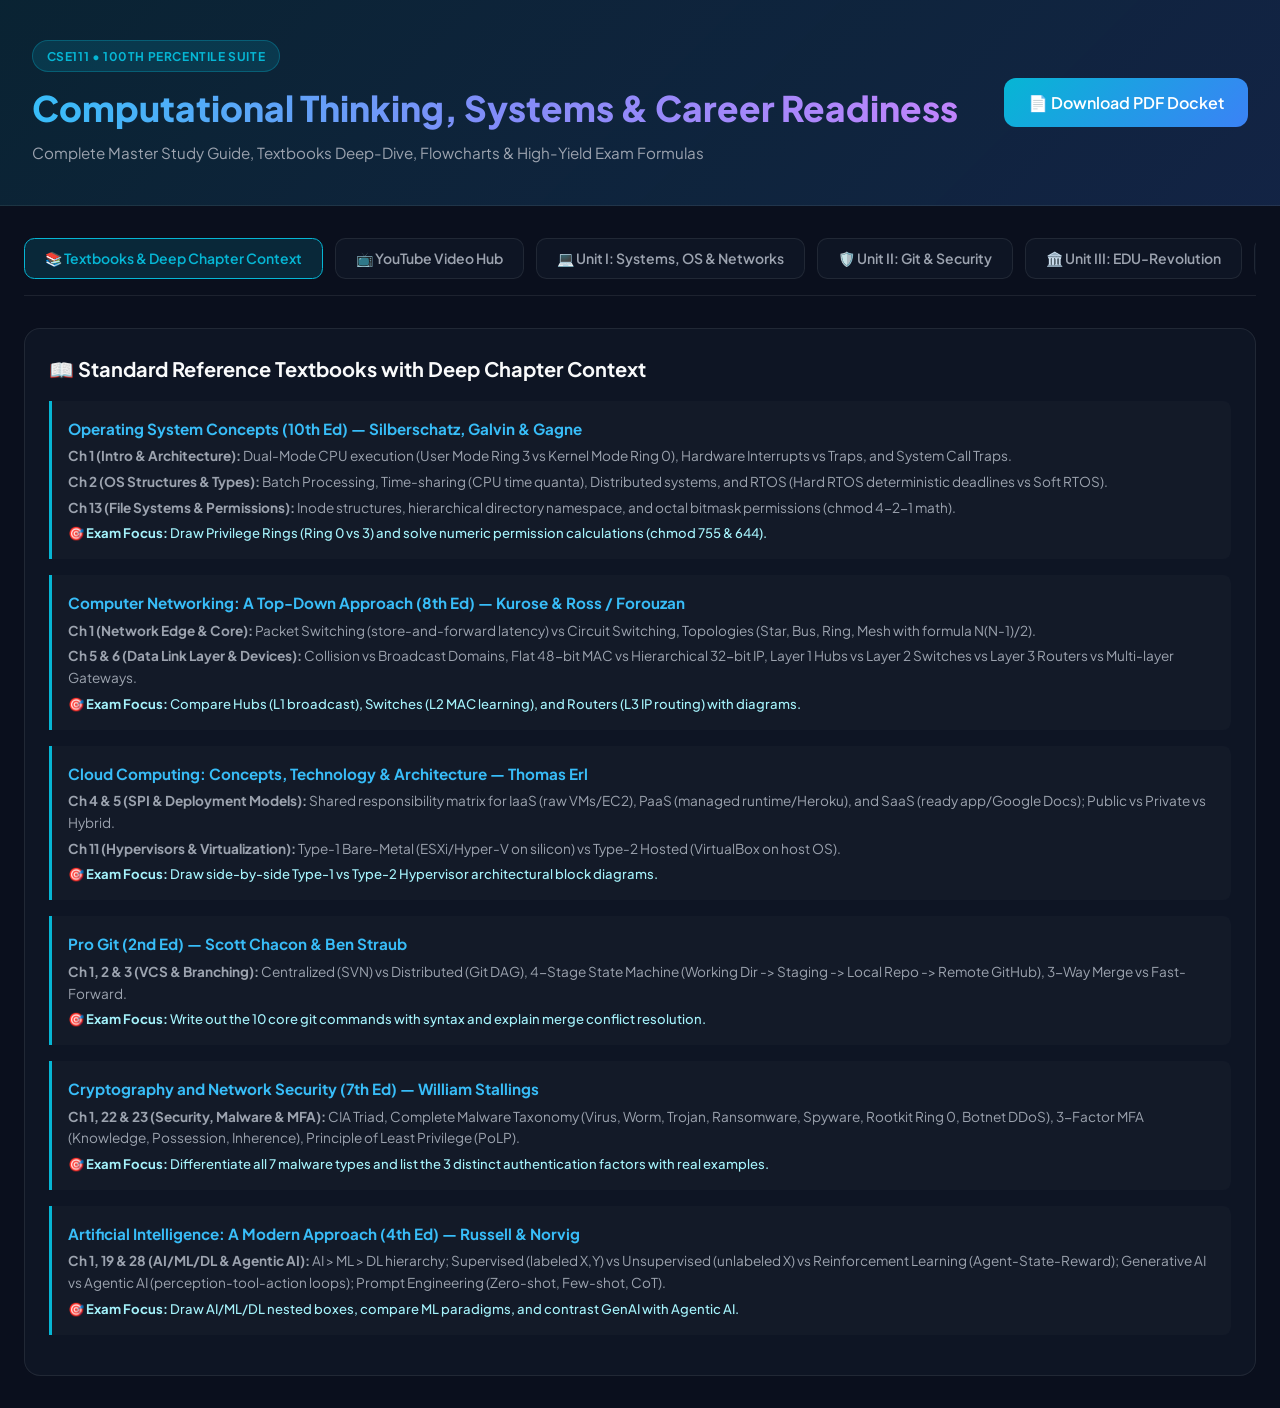
<file: subjects/CSE111_Ultimate_Master_Study_Dashboard.html>
<!DOCTYPE html>
<html lang="en">
<head>
    <meta charset="UTF-8">
    <meta name="viewport" content="width=device-width, initial-scale=1.0">
    <title>CSE111 Master Study Hub & Visual Resource Suite</title>
    <link href="https://fonts.googleapis.com/css2?family=Plus+Jakarta+Sans:wght@300;400;500;600;700;800&family=JetBrains+Mono:wght@400;500;700&display=swap" rel="stylesheet">
    <style>
        :root {
            --bg-primary: #0a0f1d;
            --bg-secondary: #111827;
            --bg-card: rgba(17, 24, 39, 0.75);
            --bg-card-hover: rgba(31, 41, 55, 0.85);
            --text-primary: #f9fafb;
            --text-secondary: #9ca3af;
            --text-muted: #6b7280;
            --accent-cyan: #06b6d4;
            --accent-blue: #3b82f6;
            --accent-purple: #8b5cf6;
            --accent-emerald: #10b981;
            --accent-rose: #f43f5e;
            --accent-amber: #f59e0b;
            --border-color: rgba(255, 255, 255, 0.08);
            --border-glow: rgba(6, 182, 212, 0.25);
            --glass-blur: blur(16px);
        }

        * { margin: 0; padding: 0; box-sizing: border-box; font-family: 'Plus Jakarta Sans', sans-serif; }
        body { background: var(--bg-primary); color: var(--text-primary); min-height: 100vh; line-height: 1.6; }

        .header-section {
            background: linear-gradient(135deg, rgba(6, 182, 212, 0.12), rgba(59, 130, 246, 0.18));
            border-bottom: 1px solid var(--border-color);
            padding: 2.5rem 2rem;
            position: relative;
        }

        .header-container { max-width: 1400px; margin: 0 auto; display: flex; justify-content: space-between; align-items: center; flex-wrap: wrap; gap: 1.5rem; }
        .badge { display: inline-flex; align-items: center; gap: 0.5rem; padding: 0.35rem 0.85rem; border-radius: 9999px; font-size: 0.75rem; font-weight: 700; text-transform: uppercase; letter-spacing: 0.05em; background: rgba(6, 182, 212, 0.15); color: var(--accent-cyan); border: 1px solid rgba(6, 182, 212, 0.3); }
        .main-title { font-size: 2.2rem; font-weight: 800; margin-top: 0.5rem; background: linear-gradient(90deg, #38bdf8, #818cf8, #c084fc); -webkit-background-clip: text; -webkit-text-fill-color: transparent; }
        .subtitle { color: var(--text-secondary); font-size: 0.95rem; margin-top: 0.25rem; }

        .btn-action { background: linear-gradient(135deg, var(--accent-cyan), var(--accent-blue)); color: #ffffff; border: none; padding: 0.75rem 1.5rem; border-radius: 0.75rem; font-weight: 600; cursor: pointer; display: inline-flex; align-items: center; gap: 0.5rem; text-decoration: none; transition: all 0.2s ease; }
        .btn-action:hover { transform: translateY(-2px); box-shadow: 0 8px 20px rgba(6, 182, 212, 0.35); }

        .container { max-width: 1400px; margin: 2rem auto; padding: 0 1.5rem; }
        .nav-tabs { display: flex; gap: 0.75rem; overflow-x: auto; padding-bottom: 1rem; border-bottom: 1px solid var(--border-color); margin-bottom: 2rem; }
        .nav-tab { background: var(--bg-card); border: 1px solid var(--border-color); color: var(--text-secondary); padding: 0.65rem 1.25rem; border-radius: 0.65rem; font-weight: 600; font-size: 0.875rem; cursor: pointer; white-space: nowrap; transition: all 0.2s ease; }
        .nav-tab.active, .nav-tab:hover { background: rgba(6, 182, 212, 0.15); border-color: var(--accent-cyan); color: var(--accent-cyan); }

        .grid-2 { display: grid; grid-template-columns: repeat(auto-fit, minmax(480px, 1fr)); gap: 1.5rem; margin-bottom: 2rem; }
        .grid-3 { display: grid; grid-template-columns: repeat(auto-fit, minmax(320px, 1fr)); gap: 1.5rem; margin-bottom: 2rem; }

        .card { background: var(--bg-card); backdrop-filter: var(--glass-blur); border: 1px solid var(--border-color); border-radius: 1rem; padding: 1.5rem; transition: all 0.25s ease; position: relative; overflow: hidden; }
        .card:hover { border-color: var(--border-glow); transform: translateY(-3px); box-shadow: 0 12px 30px rgba(0, 0, 0, 0.25); }
        .card-header { display: flex; justify-content: space-between; align-items: center; margin-bottom: 1rem; }
        .card-title { font-size: 1.25rem; font-weight: 700; color: var(--text-primary); }

        .code-block { background: #000000; border: 1px solid rgba(255, 255, 255, 0.1); border-radius: 0.5rem; padding: 1rem; font-family: 'JetBrains Mono', monospace; font-size: 0.85rem; color: #38bdf8; overflow-x: auto; margin: 1rem 0; position: relative; }

        .video-card { display: flex; flex-direction: column; justify-content: space-between; }
        .video-btn { background: rgba(239, 68, 68, 0.15); border: 1px solid rgba(239, 68, 68, 0.3); color: #f87171; padding: 0.6rem 1rem; border-radius: 0.5rem; text-decoration: none; font-weight: 600; font-size: 0.85rem; display: inline-flex; align-items: center; gap: 0.5rem; margin-top: 1rem; transition: 0.2s; }
        .video-btn:hover { background: #ef4444; color: #fff; }

        .chapter-box { background: rgba(255, 255, 255, 0.02); border-left: 3px solid var(--accent-cyan); padding: 1rem; border-radius: 0 0.5rem 0.5rem 0; margin-bottom: 1rem; }
        .chapter-title { font-weight: 700; color: #38bdf8; margin-bottom: 0.25rem; font-size: 0.95rem; }
        .chapter-concept { font-size: 0.85rem; color: var(--text-secondary); margin-bottom: 0.25rem; }
        .chapter-takeaway { font-size: 0.82rem; color: #a5f3fc; font-weight: 500; }

        table { width: 100%; border-collapse: collapse; margin: 1rem 0; font-size: 0.875rem; }
        th, td { padding: 0.75rem 1rem; text-align: left; border-bottom: 1px solid var(--border-color); }
        th { background: rgba(255, 255, 255, 0.03); color: var(--accent-cyan); font-weight: 700; }

        .diagram-box { background: rgba(0, 0, 0, 0.45); border: 1px dashed var(--accent-cyan); border-radius: 0.5rem; padding: 1.1rem; font-family: 'JetBrains Mono', monospace; font-size: 0.82rem; color: #a5f3fc; white-space: pre; overflow-x: auto; margin: 1rem 0; line-height: 1.45; }
        .highlight-text { color: #38bdf8; font-weight: 600; }
    </style>
</head>
<body>

    <header class="header-section">
        <div class="header-container">
            <div>
                <span class="badge">CSE111 • 100th Percentile Suite</span>
                <h1 class="main-title">Computational Thinking, Systems & Career Readiness</h1>
                <p class="subtitle">Complete Master Study Guide, Textbooks Deep-Dive, Flowcharts & High-Yield Exam Formulas</p>
            </div>
            <div>
                <a href="CSE111_Ultimate_Master_Study_Guide_and_Video_Hub.pdf" class="btn-action" target="_blank">📄 Download PDF Docket</a>
            </div>
        </div>
    </header>

    <div class="container">
        <div class="nav-tabs">
            <button class="nav-tab active" onclick="showTab('textbooks')">📚 Textbooks & Deep Chapter Context</button>
            <button class="nav-tab" onclick="showTab('videos')">📺 YouTube Video Hub</button>
            <button class="nav-tab" onclick="showTab('unit1')">💻 Unit I: Systems, OS & Networks</button>
            <button class="nav-tab" onclick="showTab('unit2')">🛡️ Unit II: Git & Security</button>
            <button class="nav-tab" onclick="showTab('unit3')">🏛️ Unit III: EDU-Revolution</button>
            <button class="nav-tab" onclick="showTab('unit4')">🤖 Unit IV: AI, ML & Emerging Tech</button>
            <button class="nav-tab" onclick="showTab('unit56')">🚀 Unit V & VI: Career, IDP & CV</button>
            <button class="nav-tab" onclick="showTab('exam')">⚡ High-Yield Exam Hacks</button>
        </div>

        <!-- TAB: TEXTBOOKS -->
        <div id="tab-textbooks" class="tab-content">
            <div class="card">
                <h2 class="card-title" style="margin-bottom: 1rem;">📖 Standard Reference Textbooks with Deep Chapter Context</h2>

                <div class="chapter-box">
                    <div class="chapter-title">Operating System Concepts (10th Ed) — Silberschatz, Galvin & Gagne</div>
                    <div class="chapter-concept"><strong>Ch 1 (Intro & Architecture):</strong> Dual-Mode CPU execution (User Mode Ring 3 vs Kernel Mode Ring 0), Hardware Interrupts vs Traps, and System Call Traps.</div>
                    <div class="chapter-concept"><strong>Ch 2 (OS Structures & Types):</strong> Batch Processing, Time-sharing (CPU time quanta), Distributed systems, and RTOS (Hard RTOS deterministic deadlines vs Soft RTOS).</div>
                    <div class="chapter-concept"><strong>Ch 13 (File Systems & Permissions):</strong> Inode structures, hierarchical directory namespace, and octal bitmask permissions (chmod 4-2-1 math).</div>
                    <div class="chapter-takeaway">🎯 <strong>Exam Focus:</strong> Draw Privilege Rings (Ring 0 vs 3) and solve numeric permission calculations (chmod 755 & 644).</div>
                </div>

                <div class="chapter-box">
                    <div class="chapter-title">Computer Networking: A Top-Down Approach (8th Ed) — Kurose & Ross / Forouzan</div>
                    <div class="chapter-concept"><strong>Ch 1 (Network Edge & Core):</strong> Packet Switching (store-and-forward latency) vs Circuit Switching, Topologies (Star, Bus, Ring, Mesh with formula N(N-1)/2).</div>
                    <div class="chapter-concept"><strong>Ch 5 & 6 (Data Link Layer & Devices):</strong> Collision vs Broadcast Domains, Flat 48-bit MAC vs Hierarchical 32-bit IP, Layer 1 Hubs vs Layer 2 Switches vs Layer 3 Routers vs Multi-layer Gateways.</div>
                    <div class="chapter-takeaway">🎯 <strong>Exam Focus:</strong> Compare Hubs (L1 broadcast), Switches (L2 MAC learning), and Routers (L3 IP routing) with diagrams.</div>
                </div>

                <div class="chapter-box">
                    <div class="chapter-title">Cloud Computing: Concepts, Technology & Architecture — Thomas Erl</div>
                    <div class="chapter-concept"><strong>Ch 4 & 5 (SPI & Deployment Models):</strong> Shared responsibility matrix for IaaS (raw VMs/EC2), PaaS (managed runtime/Heroku), and SaaS (ready app/Google Docs); Public vs Private vs Hybrid.</div>
                    <div class="chapter-concept"><strong>Ch 11 (Hypervisors & Virtualization):</strong> Type-1 Bare-Metal (ESXi/Hyper-V on silicon) vs Type-2 Hosted (VirtualBox on host OS).</div>
                    <div class="chapter-takeaway">🎯 <strong>Exam Focus:</strong> Draw side-by-side Type-1 vs Type-2 Hypervisor architectural block diagrams.</div>
                </div>

                <div class="chapter-box">
                    <div class="chapter-title">Pro Git (2nd Ed) — Scott Chacon & Ben Straub</div>
                    <div class="chapter-concept"><strong>Ch 1, 2 & 3 (VCS & Branching):</strong> Centralized (SVN) vs Distributed (Git DAG), 4-Stage State Machine (Working Dir -> Staging -> Local Repo -> Remote GitHub), 3-Way Merge vs Fast-Forward.</div>
                    <div class="chapter-takeaway">🎯 <strong>Exam Focus:</strong> Write out the 10 core git commands with syntax and explain merge conflict resolution.</div>
                </div>

                <div class="chapter-box">
                    <div class="chapter-title">Cryptography and Network Security (7th Ed) — William Stallings</div>
                    <div class="chapter-concept"><strong>Ch 1, 22 & 23 (Security, Malware & MFA):</strong> CIA Triad, Complete Malware Taxonomy (Virus, Worm, Trojan, Ransomware, Spyware, Rootkit Ring 0, Botnet DDoS), 3-Factor MFA (Knowledge, Possession, Inherence), Principle of Least Privilege (PoLP).</div>
                    <div class="chapter-takeaway">🎯 <strong>Exam Focus:</strong> Differentiate all 7 malware types and list the 3 distinct authentication factors with real examples.</div>
                </div>

                <div class="chapter-box">
                    <div class="chapter-title">Artificial Intelligence: A Modern Approach (4th Ed) — Russell & Norvig</div>
                    <div class="chapter-concept"><strong>Ch 1, 19 & 28 (AI/ML/DL & Agentic AI):</strong> AI > ML > DL hierarchy; Supervised (labeled X,Y) vs Unsupervised (unlabeled X) vs Reinforcement Learning (Agent-State-Reward); Generative AI vs Agentic AI (perception-tool-action loops); Prompt Engineering (Zero-shot, Few-shot, CoT).</div>
                    <div class="chapter-takeaway">🎯 <strong>Exam Focus:</strong> Draw AI/ML/DL nested boxes, compare ML paradigms, and contrast GenAI with Agentic AI.</div>
                </div>
            </div>
        </div>

                        <!-- TAB: VIDEOS -->
        <div id="tab-videos" class="tab-content" style="display:none;">
            <div style="background: rgba(14,165,233,0.08); border: 1px solid rgba(14,165,233,0.25); border-radius: 0.75rem; padding: 1.25rem 1.5rem; margin-bottom: 1.5rem;">
                <div style="display: flex; justify-content: space-between; align-items: center; flex-wrap: wrap; gap: 0.75rem;">
                    <div>
                        <h3 style="color: #38bdf8; margin: 0 0 0.35rem;">📺 Computational Thinking, Systems & Professional Readiness — Prescribed Video Playlist</h3>
                        <span style="font-size: 0.88rem; color: #94a3b8;">Syllabus Study Quota: <strong style="color: #fbbf24;">13 Sequential Lectures (~5h 20m / 320 mins total)</strong></span>
                    </div>
                    <span class="badge" style="background: rgba(16,185,129,0.2); color: #34d399; font-size: 0.85rem; padding: 0.4rem 0.85rem; border: 1px solid rgba(16,185,129,0.4);">
                        🎯 100% Fixed Syllabus Coverage
                    </span>
                </div>
            </div>
            <div class="grid-3" style="display: grid; grid-template-columns: repeat(auto-fill, minmax(320px, 1fr)); gap: 1.25rem;">
                <div class="card video-card" style="border: 1px solid rgba(255,255,255,0.1); border-radius: 0.75rem; padding: 1.25rem; display: flex; flex-direction: column; justify-content: space-between; background: rgba(15,23,42,0.6);">
                    <div>
                        <!-- Playlist Sequence & Prescribed Time -->
                        <div style="display: flex; gap: 0.4rem; flex-wrap: wrap; margin-bottom: 0.6rem;">
                            <span class="badge" style="font-size: 0.72rem; padding: 0.25rem 0.55rem; background: rgba(14,165,233,0.2); color: #38bdf8; font-weight: 800;">🎬 Lecture #01 of 13</span>
                            <span class="badge" style="font-size: 0.72rem; padding: 0.25rem 0.55rem; background: rgba(245,158,11,0.2); color: #fbbf24; font-weight: 700;">⏱️ Fixed Time: 20 Mins</span>
                            <span class="badge" style="font-size: 0.72rem; padding: 0.25rem 0.55rem; background: rgba(139,92,246,0.2); color: #c084fc; font-weight: 700;">📈 +7.7% Syllabus</span>
                            <span class="badge" style="font-size: 0.72rem; padding: 0.25rem 0.55rem; background: rgba(16,185,129,0.2); color: #34d399; font-weight: 700;">🎯 10-Mark Section A Core</span>
                        </div>

                        <!-- Syllabus Module Callout -->
                        <div style="background: rgba(14,165,233,0.06); border: 1px dashed rgba(14,165,233,0.3); border-radius: 0.4rem; padding: 0.45rem 0.75rem; margin-bottom: 0.6rem; font-size: 0.82rem; color: #f8fafc;">
                            📖 <strong>Syllabus Module:</strong> <span style="color: #38bdf8;">Unit I § 1.1 — Computational Thinking 4-Pillar Pipeline</span>
                        </div>

                        <h3 class="card-title" style="margin: 0.25rem 0 0.35rem; font-size: 1.05rem; color: #f8fafc;">CS50 Computational Thinking</h3>
                        <div style="font-size: 0.8rem; color: #94a3b8; margin-bottom: 0.5rem; display: flex; gap: 0.75rem; flex-wrap: wrap;">
                            <span>📺 <strong>Faculty:</strong> <span style="color: #cbd5e1;">CS50 (Harvard)</span></span>
                            <span>⏳ <strong>Cumulative Time:</strong> <span style="color: #fbbf24;">20m / 5h 20m</span></span>
                        </div>
                        <p style="color: #cbd5e1; font-size: 0.84rem; line-height: 1.5; background: rgba(0,0,0,0.25); padding: 0.6rem 0.75rem; border-radius: 0.4rem; border-left: 3px solid #0284c7; margin: 0;">Decomposition, Pattern Recognition, Abstraction, Algorithm Design.</p>
                    </div>
                    <div style="margin-top: 1rem;">
                        <a href="https://www.youtube.com/results?search_query=CS50+Computational+Thinking" target="_blank" class="video-btn" style="background: #dc2626; color: white; border: none; padding: 0.6rem 1rem; border-radius: 0.5rem; text-decoration: none; font-weight: 700; font-size: 0.85rem; display: inline-flex; align-items: center; justify-content: center; gap: 0.4rem; width: 100%; transition: 0.2s;">
                            ▶ Watch Lecture #01 on YouTube
                        </a>
                    </div>
                </div>
                <div class="card video-card" style="border: 1px solid rgba(255,255,255,0.1); border-radius: 0.75rem; padding: 1.25rem; display: flex; flex-direction: column; justify-content: space-between; background: rgba(15,23,42,0.6);">
                    <div>
                        <!-- Playlist Sequence & Prescribed Time -->
                        <div style="display: flex; gap: 0.4rem; flex-wrap: wrap; margin-bottom: 0.6rem;">
                            <span class="badge" style="font-size: 0.72rem; padding: 0.25rem 0.55rem; background: rgba(14,165,233,0.2); color: #38bdf8; font-weight: 800;">🎬 Lecture #02 of 13</span>
                            <span class="badge" style="font-size: 0.72rem; padding: 0.25rem 0.55rem; background: rgba(245,158,11,0.2); color: #fbbf24; font-weight: 700;">⏱️ Fixed Time: 25 Mins</span>
                            <span class="badge" style="font-size: 0.72rem; padding: 0.25rem 0.55rem; background: rgba(139,92,246,0.2); color: #c084fc; font-weight: 700;">📈 +7.7% Syllabus</span>
                            <span class="badge" style="font-size: 0.72rem; padding: 0.25rem 0.55rem; background: rgba(16,185,129,0.2); color: #34d399; font-weight: 700;">🎯 10-Mark Core Derivation</span>
                        </div>

                        <!-- Syllabus Module Callout -->
                        <div style="background: rgba(14,165,233,0.06); border: 1px dashed rgba(14,165,233,0.3); border-radius: 0.4rem; padding: 0.45rem 0.75rem; margin-bottom: 0.6rem; font-size: 0.82rem; color: #f8fafc;">
                            📖 <strong>Syllabus Module:</strong> <span style="color: #38bdf8;">Unit I § 1.2 — Dual-Mode CPU (Ring 3 vs Ring 0) & OS Architectures</span>
                        </div>

                        <h3 class="card-title" style="margin: 0.25rem 0 0.35rem; font-size: 1.05rem; color: #f8fafc;">Gate Smashers Types of OS</h3>
                        <div style="font-size: 0.8rem; color: #94a3b8; margin-bottom: 0.5rem; display: flex; gap: 0.75rem; flex-wrap: wrap;">
                            <span>📺 <strong>Faculty:</strong> <span style="color: #cbd5e1;">Gate Smashers</span></span>
                            <span>⏳ <strong>Cumulative Time:</strong> <span style="color: #fbbf24;">45m / 5h 20m</span></span>
                        </div>
                        <p style="color: #cbd5e1; font-size: 0.84rem; line-height: 1.5; background: rgba(0,0,0,0.25); padding: 0.6rem 0.75rem; border-radius: 0.4rem; border-left: 3px solid #0284c7; margin: 0;">Batch, Time-sharing, RTOS (Hard vs Soft), and Distributed OS.</p>
                    </div>
                    <div style="margin-top: 1rem;">
                        <a href="https://www.youtube.com/results?search_query=Gate+Smashers+Types+of+Operating+System" target="_blank" class="video-btn" style="background: #dc2626; color: white; border: none; padding: 0.6rem 1rem; border-radius: 0.5rem; text-decoration: none; font-weight: 700; font-size: 0.85rem; display: inline-flex; align-items: center; justify-content: center; gap: 0.4rem; width: 100%; transition: 0.2s;">
                            ▶ Watch Lecture #02 on YouTube
                        </a>
                    </div>
                </div>
                <div class="card video-card" style="border: 1px solid rgba(255,255,255,0.1); border-radius: 0.75rem; padding: 1.25rem; display: flex; flex-direction: column; justify-content: space-between; background: rgba(15,23,42,0.6);">
                    <div>
                        <!-- Playlist Sequence & Prescribed Time -->
                        <div style="display: flex; gap: 0.4rem; flex-wrap: wrap; margin-bottom: 0.6rem;">
                            <span class="badge" style="font-size: 0.72rem; padding: 0.25rem 0.55rem; background: rgba(14,165,233,0.2); color: #38bdf8; font-weight: 800;">🎬 Lecture #03 of 13</span>
                            <span class="badge" style="font-size: 0.72rem; padding: 0.25rem 0.55rem; background: rgba(245,158,11,0.2); color: #fbbf24; font-weight: 700;">⏱️ Fixed Time: 35 Mins</span>
                            <span class="badge" style="font-size: 0.72rem; padding: 0.25rem 0.55rem; background: rgba(139,92,246,0.2); color: #c084fc; font-weight: 700;">📈 +7.7% Syllabus</span>
                            <span class="badge" style="font-size: 0.72rem; padding: 0.25rem 0.55rem; background: rgba(16,185,129,0.2); color: #34d399; font-weight: 700;">🎯 15-Mark Lab & Theory</span>
                        </div>

                        <!-- Syllabus Module Callout -->
                        <div style="background: rgba(14,165,233,0.06); border: 1px dashed rgba(14,165,233,0.3); border-radius: 0.4rem; padding: 0.45rem 0.75rem; margin-bottom: 0.6rem; font-size: 0.82rem; color: #f8fafc;">
                            📖 <strong>Syllabus Module:</strong> <span style="color: #38bdf8;">Unit I § 1.3 — Linux Root Filesystem, Inodes & chmod Octal Bitmask</span>
                        </div>

                        <h3 class="card-title" style="margin: 0.25rem 0 0.35rem; font-size: 1.05rem; color: #f8fafc;">freeCodeCamp Linux for Beginners</h3>
                        <div style="font-size: 0.8rem; color: #94a3b8; margin-bottom: 0.5rem; display: flex; gap: 0.75rem; flex-wrap: wrap;">
                            <span>📺 <strong>Faculty:</strong> <span style="color: #cbd5e1;">freeCodeCamp / NetworkChuck</span></span>
                            <span>⏳ <strong>Cumulative Time:</strong> <span style="color: #fbbf24;">1h 20m / 5h 20m</span></span>
                        </div>
                        <p style="color: #cbd5e1; font-size: 0.84rem; line-height: 1.5; background: rgba(0,0,0,0.25); padding: 0.6rem 0.75rem; border-radius: 0.4rem; border-left: 3px solid #0284c7; margin: 0;">Linux root `/` hierarchy, `chmod 755`, `grep -rn`, `mkdir -p`, `ps aux`.</p>
                    </div>
                    <div style="margin-top: 1rem;">
                        <a href="https://www.youtube.com/results?search_query=freeCodeCamp+Linux+Command+Line+for+Beginners" target="_blank" class="video-btn" style="background: #dc2626; color: white; border: none; padding: 0.6rem 1rem; border-radius: 0.5rem; text-decoration: none; font-weight: 700; font-size: 0.85rem; display: inline-flex; align-items: center; justify-content: center; gap: 0.4rem; width: 100%; transition: 0.2s;">
                            ▶ Watch Lecture #03 on YouTube
                        </a>
                    </div>
                </div>
                <div class="card video-card" style="border: 1px solid rgba(255,255,255,0.1); border-radius: 0.75rem; padding: 1.25rem; display: flex; flex-direction: column; justify-content: space-between; background: rgba(15,23,42,0.6);">
                    <div>
                        <!-- Playlist Sequence & Prescribed Time -->
                        <div style="display: flex; gap: 0.4rem; flex-wrap: wrap; margin-bottom: 0.6rem;">
                            <span class="badge" style="font-size: 0.72rem; padding: 0.25rem 0.55rem; background: rgba(14,165,233,0.2); color: #38bdf8; font-weight: 800;">🎬 Lecture #04 of 13</span>
                            <span class="badge" style="font-size: 0.72rem; padding: 0.25rem 0.55rem; background: rgba(245,158,11,0.2); color: #fbbf24; font-weight: 700;">⏱️ Fixed Time: 22 Mins</span>
                            <span class="badge" style="font-size: 0.72rem; padding: 0.25rem 0.55rem; background: rgba(139,92,246,0.2); color: #c084fc; font-weight: 700;">📈 +7.7% Syllabus</span>
                            <span class="badge" style="font-size: 0.72rem; padding: 0.25rem 0.55rem; background: rgba(16,185,129,0.2); color: #34d399; font-weight: 700;">🎯 10-Mark Section B</span>
                        </div>

                        <!-- Syllabus Module Callout -->
                        <div style="background: rgba(14,165,233,0.06); border: 1px dashed rgba(14,165,233,0.3); border-radius: 0.4rem; padding: 0.45rem 0.75rem; margin-bottom: 0.6rem; font-size: 0.82rem; color: #f8fafc;">
                            📖 <strong>Syllabus Module:</strong> <span style="color: #38bdf8;">Unit I § 1.4 — Network Topologies (Mesh N(N-1)/2) & OSI/TCP Layering</span>
                        </div>

                        <h3 class="card-title" style="margin: 0.25rem 0 0.35rem; font-size: 1.05rem; color: #f8fafc;">PowerCert Network Devices Hub Switch Router</h3>
                        <div style="font-size: 0.8rem; color: #94a3b8; margin-bottom: 0.5rem; display: flex; gap: 0.75rem; flex-wrap: wrap;">
                            <span>📺 <strong>Faculty:</strong> <span style="color: #cbd5e1;">PowerCert Animated Videos</span></span>
                            <span>⏳ <strong>Cumulative Time:</strong> <span style="color: #fbbf24;">1h 42m / 5h 20m</span></span>
                        </div>
                        <p style="color: #cbd5e1; font-size: 0.84rem; line-height: 1.5; background: rgba(0,0,0,0.25); padding: 0.6rem 0.75rem; border-radius: 0.4rem; border-left: 3px solid #0284c7; margin: 0;">Animated walkthrough of Layer 1 Hubs, Layer 2 Switches, Layer 3 Routers, Gateways.</p>
                    </div>
                    <div style="margin-top: 1rem;">
                        <a href="https://www.youtube.com/results?search_query=PowerCert+Network+Devices+Hub+Switch+Router" target="_blank" class="video-btn" style="background: #dc2626; color: white; border: none; padding: 0.6rem 1rem; border-radius: 0.5rem; text-decoration: none; font-weight: 700; font-size: 0.85rem; display: inline-flex; align-items: center; justify-content: center; gap: 0.4rem; width: 100%; transition: 0.2s;">
                            ▶ Watch Lecture #04 on YouTube
                        </a>
                    </div>
                </div>
                <div class="card video-card" style="border: 1px solid rgba(255,255,255,0.1); border-radius: 0.75rem; padding: 1.25rem; display: flex; flex-direction: column; justify-content: space-between; background: rgba(15,23,42,0.6);">
                    <div>
                        <!-- Playlist Sequence & Prescribed Time -->
                        <div style="display: flex; gap: 0.4rem; flex-wrap: wrap; margin-bottom: 0.6rem;">
                            <span class="badge" style="font-size: 0.72rem; padding: 0.25rem 0.55rem; background: rgba(14,165,233,0.2); color: #38bdf8; font-weight: 800;">🎬 Lecture #05 of 13</span>
                            <span class="badge" style="font-size: 0.72rem; padding: 0.25rem 0.55rem; background: rgba(245,158,11,0.2); color: #fbbf24; font-weight: 700;">⏱️ Fixed Time: 18 Mins</span>
                            <span class="badge" style="font-size: 0.72rem; padding: 0.25rem 0.55rem; background: rgba(139,92,246,0.2); color: #c084fc; font-weight: 700;">📈 +7.7% Syllabus</span>
                            <span class="badge" style="font-size: 0.72rem; padding: 0.25rem 0.55rem; background: rgba(16,185,129,0.2); color: #34d399; font-weight: 700;">🎯 5-Mark Conceptual</span>
                        </div>

                        <!-- Syllabus Module Callout -->
                        <div style="background: rgba(14,165,233,0.06); border: 1px dashed rgba(14,165,233,0.3); border-radius: 0.4rem; padding: 0.45rem 0.75rem; margin-bottom: 0.6rem; font-size: 0.82rem; color: #f8fafc;">
                            📖 <strong>Syllabus Module:</strong> <span style="color: #38bdf8;">Unit I § 1.5 — Type-1 Bare-Metal vs Type-2 Hosted Hypervisors</span>
                        </div>

                        <h3 class="card-title" style="margin: 0.25rem 0 0.35rem; font-size: 1.05rem; color: #f8fafc;">NetworkChuck Hypervisor Type 1 and Type 2</h3>
                        <div style="font-size: 0.8rem; color: #94a3b8; margin-bottom: 0.5rem; display: flex; gap: 0.75rem; flex-wrap: wrap;">
                            <span>📺 <strong>Faculty:</strong> <span style="color: #cbd5e1;">NetworkChuck</span></span>
                            <span>⏳ <strong>Cumulative Time:</strong> <span style="color: #fbbf24;">2h 0m / 5h 20m</span></span>
                        </div>
                        <p style="color: #cbd5e1; font-size: 0.84rem; line-height: 1.5; background: rgba(0,0,0,0.25); padding: 0.6rem 0.75rem; border-radius: 0.4rem; border-left: 3px solid #0284c7; margin: 0;">Bare-Metal (ESXi) vs Hosted (VirtualBox) with clear architectural visuals.</p>
                    </div>
                    <div style="margin-top: 1rem;">
                        <a href="https://www.youtube.com/results?search_query=NetworkChuck+Hypervisor+Type+1+Type+2" target="_blank" class="video-btn" style="background: #dc2626; color: white; border: none; padding: 0.6rem 1rem; border-radius: 0.5rem; text-decoration: none; font-weight: 700; font-size: 0.85rem; display: inline-flex; align-items: center; justify-content: center; gap: 0.4rem; width: 100%; transition: 0.2s;">
                            ▶ Watch Lecture #05 on YouTube
                        </a>
                    </div>
                </div>
                <div class="card video-card" style="border: 1px solid rgba(255,255,255,0.1); border-radius: 0.75rem; padding: 1.25rem; display: flex; flex-direction: column; justify-content: space-between; background: rgba(15,23,42,0.6);">
                    <div>
                        <!-- Playlist Sequence & Prescribed Time -->
                        <div style="display: flex; gap: 0.4rem; flex-wrap: wrap; margin-bottom: 0.6rem;">
                            <span class="badge" style="font-size: 0.72rem; padding: 0.25rem 0.55rem; background: rgba(14,165,233,0.2); color: #38bdf8; font-weight: 800;">🎬 Lecture #06 of 13</span>
                            <span class="badge" style="font-size: 0.72rem; padding: 0.25rem 0.55rem; background: rgba(245,158,11,0.2); color: #fbbf24; font-weight: 700;">⏱️ Fixed Time: 15 Mins</span>
                            <span class="badge" style="font-size: 0.72rem; padding: 0.25rem 0.55rem; background: rgba(139,92,246,0.2); color: #c084fc; font-weight: 700;">📈 +7.7% Syllabus</span>
                            <span class="badge" style="font-size: 0.72rem; padding: 0.25rem 0.55rem; background: rgba(16,185,129,0.2); color: #34d399; font-weight: 700;">🎯 5-Mark Conceptual</span>
                        </div>

                        <!-- Syllabus Module Callout -->
                        <div style="background: rgba(14,165,233,0.06); border: 1px dashed rgba(14,165,233,0.3); border-radius: 0.4rem; padding: 0.45rem 0.75rem; margin-bottom: 0.6rem; font-size: 0.82rem; color: #f8fafc;">
                            📖 <strong>Syllabus Module:</strong> <span style="color: #38bdf8;">Unit I § 1.6 — Cloud Computing Service Models (SPI: SaaS, PaaS, IaaS)</span>
                        </div>

                        <h3 class="card-title" style="margin: 0.25rem 0 0.35rem; font-size: 1.05rem; color: #f8fafc;">Fireship Cloud Computing in 100 Seconds</h3>
                        <div style="font-size: 0.8rem; color: #94a3b8; margin-bottom: 0.5rem; display: flex; gap: 0.75rem; flex-wrap: wrap;">
                            <span>📺 <strong>Faculty:</strong> <span style="color: #cbd5e1;">Fireship</span></span>
                            <span>⏳ <strong>Cumulative Time:</strong> <span style="color: #fbbf24;">2h 15m / 5h 20m</span></span>
                        </div>
                        <p style="color: #cbd5e1; font-size: 0.84rem; line-height: 1.5; background: rgba(0,0,0,0.25); padding: 0.6rem 0.75rem; border-radius: 0.4rem; border-left: 3px solid #0284c7; margin: 0;">Fast, intuitive breakdown of SPI tiers and Cloud Deployment Models.</p>
                    </div>
                    <div style="margin-top: 1rem;">
                        <a href="https://www.youtube.com/results?search_query=Fireship+Cloud+Computing+in+100+Seconds" target="_blank" class="video-btn" style="background: #dc2626; color: white; border: none; padding: 0.6rem 1rem; border-radius: 0.5rem; text-decoration: none; font-weight: 700; font-size: 0.85rem; display: inline-flex; align-items: center; justify-content: center; gap: 0.4rem; width: 100%; transition: 0.2s;">
                            ▶ Watch Lecture #06 on YouTube
                        </a>
                    </div>
                </div>
                <div class="card video-card" style="border: 1px solid rgba(255,255,255,0.1); border-radius: 0.75rem; padding: 1.25rem; display: flex; flex-direction: column; justify-content: space-between; background: rgba(15,23,42,0.6);">
                    <div>
                        <!-- Playlist Sequence & Prescribed Time -->
                        <div style="display: flex; gap: 0.4rem; flex-wrap: wrap; margin-bottom: 0.6rem;">
                            <span class="badge" style="font-size: 0.72rem; padding: 0.25rem 0.55rem; background: rgba(14,165,233,0.2); color: #38bdf8; font-weight: 800;">🎬 Lecture #07 of 13</span>
                            <span class="badge" style="font-size: 0.72rem; padding: 0.25rem 0.55rem; background: rgba(245,158,11,0.2); color: #fbbf24; font-weight: 700;">⏱️ Fixed Time: 45 Mins</span>
                            <span class="badge" style="font-size: 0.72rem; padding: 0.25rem 0.55rem; background: rgba(139,92,246,0.2); color: #c084fc; font-weight: 700;">📈 +7.7% Syllabus</span>
                            <span class="badge" style="font-size: 0.72rem; padding: 0.25rem 0.55rem; background: rgba(16,185,129,0.2); color: #34d399; font-weight: 700;">🎯 15-Mark Section C Practical</span>
                        </div>

                        <!-- Syllabus Module Callout -->
                        <div style="background: rgba(14,165,233,0.06); border: 1px dashed rgba(14,165,233,0.3); border-radius: 0.4rem; padding: 0.45rem 0.75rem; margin-bottom: 0.6rem; font-size: 0.82rem; color: #f8fafc;">
                            📖 <strong>Syllabus Module:</strong> <span style="color: #38bdf8;">Unit II § 2.1 — Git 4-Stage State Machine & DAG Commit History</span>
                        </div>

                        <h3 class="card-title" style="margin: 0.25rem 0 0.35rem; font-size: 1.05rem; color: #f8fafc;">Kunal Kushwaha Git and GitHub</h3>
                        <div style="font-size: 0.8rem; color: #94a3b8; margin-bottom: 0.5rem; display: flex; gap: 0.75rem; flex-wrap: wrap;">
                            <span>📺 <strong>Faculty:</strong> <span style="color: #cbd5e1;">Kunal Kushwaha</span></span>
                            <span>⏳ <strong>Cumulative Time:</strong> <span style="color: #fbbf24;">3h 0m / 5h 20m</span></span>
                        </div>
                        <p style="color: #cbd5e1; font-size: 0.84rem; line-height: 1.5; background: rgba(0,0,0,0.25); padding: 0.6rem 0.75rem; border-radius: 0.4rem; border-left: 3px solid #0284c7; margin: 0;">Practical end-to-end walkthrough of Git 4 stages, branch merging, pull requests.</p>
                    </div>
                    <div style="margin-top: 1rem;">
                        <a href="https://www.youtube.com/results?search_query=Kunal+Kushwaha+Git+GitHub+Tutorial" target="_blank" class="video-btn" style="background: #dc2626; color: white; border: none; padding: 0.6rem 1rem; border-radius: 0.5rem; text-decoration: none; font-weight: 700; font-size: 0.85rem; display: inline-flex; align-items: center; justify-content: center; gap: 0.4rem; width: 100%; transition: 0.2s;">
                            ▶ Watch Lecture #07 on YouTube
                        </a>
                    </div>
                </div>
                <div class="card video-card" style="border: 1px solid rgba(255,255,255,0.1); border-radius: 0.75rem; padding: 1.25rem; display: flex; flex-direction: column; justify-content: space-between; background: rgba(15,23,42,0.6);">
                    <div>
                        <!-- Playlist Sequence & Prescribed Time -->
                        <div style="display: flex; gap: 0.4rem; flex-wrap: wrap; margin-bottom: 0.6rem;">
                            <span class="badge" style="font-size: 0.72rem; padding: 0.25rem 0.55rem; background: rgba(14,165,233,0.2); color: #38bdf8; font-weight: 800;">🎬 Lecture #08 of 13</span>
                            <span class="badge" style="font-size: 0.72rem; padding: 0.25rem 0.55rem; background: rgba(245,158,11,0.2); color: #fbbf24; font-weight: 700;">⏱️ Fixed Time: 30 Mins</span>
                            <span class="badge" style="font-size: 0.72rem; padding: 0.25rem 0.55rem; background: rgba(139,92,246,0.2); color: #c084fc; font-weight: 700;">📈 +7.7% Syllabus</span>
                            <span class="badge" style="font-size: 0.72rem; padding: 0.25rem 0.55rem; background: rgba(16,185,129,0.2); color: #34d399; font-weight: 700;">🎯 10-Mark Section B</span>
                        </div>

                        <!-- Syllabus Module Callout -->
                        <div style="background: rgba(14,165,233,0.06); border: 1px dashed rgba(14,165,233,0.3); border-radius: 0.4rem; padding: 0.45rem 0.75rem; margin-bottom: 0.6rem; font-size: 0.82rem; color: #f8fafc;">
                            📖 <strong>Syllabus Module:</strong> <span style="color: #38bdf8;">Unit II § 2.2 — 7-Class Malware Taxonomy, 3-Factor MFA & PoLP Security</span>
                        </div>

                        <h3 class="card-title" style="margin: 0.25rem 0 0.35rem; font-size: 1.05rem; color: #f8fafc;">Simplilearn Cyber Security Full Course</h3>
                        <div style="font-size: 0.8rem; color: #94a3b8; margin-bottom: 0.5rem; display: flex; gap: 0.75rem; flex-wrap: wrap;">
                            <span>📺 <strong>Faculty:</strong> <span style="color: #cbd5e1;">Simplilearn / John Hammond</span></span>
                            <span>⏳ <strong>Cumulative Time:</strong> <span style="color: #fbbf24;">3h 30m / 5h 20m</span></span>
                        </div>
                        <p style="color: #cbd5e1; font-size: 0.84rem; line-height: 1.5; background: rgba(0,0,0,0.25); padding: 0.6rem 0.75rem; border-radius: 0.4rem; border-left: 3px solid #0284c7; margin: 0;">Viruses, Worms, Trojans, Ransomware, Rootkits, Spyware, Botnets, and MFA.</p>
                    </div>
                    <div style="margin-top: 1rem;">
                        <a href="https://www.youtube.com/results?search_query=Cyber+Security+Full+Course+Simplilearn" target="_blank" class="video-btn" style="background: #dc2626; color: white; border: none; padding: 0.6rem 1rem; border-radius: 0.5rem; text-decoration: none; font-weight: 700; font-size: 0.85rem; display: inline-flex; align-items: center; justify-content: center; gap: 0.4rem; width: 100%; transition: 0.2s;">
                            ▶ Watch Lecture #08 on YouTube
                        </a>
                    </div>
                </div>
                <div class="card video-card" style="border: 1px solid rgba(255,255,255,0.1); border-radius: 0.75rem; padding: 1.25rem; display: flex; flex-direction: column; justify-content: space-between; background: rgba(15,23,42,0.6);">
                    <div>
                        <!-- Playlist Sequence & Prescribed Time -->
                        <div style="display: flex; gap: 0.4rem; flex-wrap: wrap; margin-bottom: 0.6rem;">
                            <span class="badge" style="font-size: 0.72rem; padding: 0.25rem 0.55rem; background: rgba(14,165,233,0.2); color: #38bdf8; font-weight: 800;">🎬 Lecture #09 of 13</span>
                            <span class="badge" style="font-size: 0.72rem; padding: 0.25rem 0.55rem; background: rgba(245,158,11,0.2); color: #fbbf24; font-weight: 700;">⏱️ Fixed Time: 20 Mins</span>
                            <span class="badge" style="font-size: 0.72rem; padding: 0.25rem 0.55rem; background: rgba(139,92,246,0.2); color: #c084fc; font-weight: 700;">📈 +7.7% Syllabus</span>
                            <span class="badge" style="font-size: 0.72rem; padding: 0.25rem 0.55rem; background: rgba(16,185,129,0.2); color: #34d399; font-weight: 700;">🎯 10-Mark Section A</span>
                        </div>

                        <!-- Syllabus Module Callout -->
                        <div style="background: rgba(14,165,233,0.06); border: 1px dashed rgba(14,165,233,0.3); border-radius: 0.4rem; padding: 0.45rem 0.75rem; margin-bottom: 0.6rem; font-size: 0.82rem; color: #f8fafc;">
                            📖 <strong>Syllabus Module:</strong> <span style="color: #38bdf8;">Unit IV § 4.1 — AI ⊃ ML ⊃ DL Hierarchy & Learning Paradigms</span>
                        </div>

                        <h3 class="card-title" style="margin: 0.25rem 0 0.35rem; font-size: 1.05rem; color: #f8fafc;">StatQuest Machine Learning Basics</h3>
                        <div style="font-size: 0.8rem; color: #94a3b8; margin-bottom: 0.5rem; display: flex; gap: 0.75rem; flex-wrap: wrap;">
                            <span>📺 <strong>Faculty:</strong> <span style="color: #cbd5e1;">StatQuest (Josh Starmer)</span></span>
                            <span>⏳ <strong>Cumulative Time:</strong> <span style="color: #fbbf24;">3h 50m / 5h 20m</span></span>
                        </div>
                        <p style="color: #cbd5e1; font-size: 0.84rem; line-height: 1.5; background: rgba(0,0,0,0.25); padding: 0.6rem 0.75rem; border-radius: 0.4rem; border-left: 3px solid #0284c7; margin: 0;">Visual, jargon-free breakdown of Supervised vs Unsupervised vs Reinforcement Learning.</p>
                    </div>
                    <div style="margin-top: 1rem;">
                        <a href="https://www.youtube.com/results?search_query=StatQuest+Machine+Learning+Basics" target="_blank" class="video-btn" style="background: #dc2626; color: white; border: none; padding: 0.6rem 1rem; border-radius: 0.5rem; text-decoration: none; font-weight: 700; font-size: 0.85rem; display: inline-flex; align-items: center; justify-content: center; gap: 0.4rem; width: 100%; transition: 0.2s;">
                            ▶ Watch Lecture #09 on YouTube
                        </a>
                    </div>
                </div>
                <div class="card video-card" style="border: 1px solid rgba(255,255,255,0.1); border-radius: 0.75rem; padding: 1.25rem; display: flex; flex-direction: column; justify-content: space-between; background: rgba(15,23,42,0.6);">
                    <div>
                        <!-- Playlist Sequence & Prescribed Time -->
                        <div style="display: flex; gap: 0.4rem; flex-wrap: wrap; margin-bottom: 0.6rem;">
                            <span class="badge" style="font-size: 0.72rem; padding: 0.25rem 0.55rem; background: rgba(14,165,233,0.2); color: #38bdf8; font-weight: 800;">🎬 Lecture #10 of 13</span>
                            <span class="badge" style="font-size: 0.72rem; padding: 0.25rem 0.55rem; background: rgba(245,158,11,0.2); color: #fbbf24; font-weight: 700;">⏱️ Fixed Time: 25 Mins</span>
                            <span class="badge" style="font-size: 0.72rem; padding: 0.25rem 0.55rem; background: rgba(139,92,246,0.2); color: #c084fc; font-weight: 700;">📈 +7.7% Syllabus</span>
                            <span class="badge" style="font-size: 0.72rem; padding: 0.25rem 0.55rem; background: rgba(16,185,129,0.2); color: #34d399; font-weight: 700;">🎯 10-Mark Deep Dive</span>
                        </div>

                        <!-- Syllabus Module Callout -->
                        <div style="background: rgba(14,165,233,0.06); border: 1px dashed rgba(14,165,233,0.3); border-radius: 0.4rem; padding: 0.45rem 0.75rem; margin-bottom: 0.6rem; font-size: 0.82rem; color: #f8fafc;">
                            📖 <strong>Syllabus Module:</strong> <span style="color: #38bdf8;">Unit IV § 4.2 — Neural Networks, Weights, Biases & Backpropagation</span>
                        </div>

                        <h3 class="card-title" style="margin: 0.25rem 0 0.35rem; font-size: 1.05rem; color: #f8fafc;">3Blue1Brown Neural Networks</h3>
                        <div style="font-size: 0.8rem; color: #94a3b8; margin-bottom: 0.5rem; display: flex; gap: 0.75rem; flex-wrap: wrap;">
                            <span>📺 <strong>Faculty:</strong> <span style="color: #cbd5e1;">3Blue1Brown</span></span>
                            <span>⏳ <strong>Cumulative Time:</strong> <span style="color: #fbbf24;">4h 15m / 5h 20m</span></span>
                        </div>
                        <p style="color: #cbd5e1; font-size: 0.84rem; line-height: 1.5; background: rgba(0,0,0,0.25); padding: 0.6rem 0.75rem; border-radius: 0.4rem; border-left: 3px solid #0284c7; margin: 0;">Weights, biases, activation functions, and deep representations.</p>
                    </div>
                    <div style="margin-top: 1rem;">
                        <a href="https://www.youtube.com/results?search_query=3Blue1Brown+Neural+Networks" target="_blank" class="video-btn" style="background: #dc2626; color: white; border: none; padding: 0.6rem 1rem; border-radius: 0.5rem; text-decoration: none; font-weight: 700; font-size: 0.85rem; display: inline-flex; align-items: center; justify-content: center; gap: 0.4rem; width: 100%; transition: 0.2s;">
                            ▶ Watch Lecture #10 on YouTube
                        </a>
                    </div>
                </div>
                <div class="card video-card" style="border: 1px solid rgba(255,255,255,0.1); border-radius: 0.75rem; padding: 1.25rem; display: flex; flex-direction: column; justify-content: space-between; background: rgba(15,23,42,0.6);">
                    <div>
                        <!-- Playlist Sequence & Prescribed Time -->
                        <div style="display: flex; gap: 0.4rem; flex-wrap: wrap; margin-bottom: 0.6rem;">
                            <span class="badge" style="font-size: 0.72rem; padding: 0.25rem 0.55rem; background: rgba(14,165,233,0.2); color: #38bdf8; font-weight: 800;">🎬 Lecture #11 of 13</span>
                            <span class="badge" style="font-size: 0.72rem; padding: 0.25rem 0.55rem; background: rgba(245,158,11,0.2); color: #fbbf24; font-weight: 700;">⏱️ Fixed Time: 15 Mins</span>
                            <span class="badge" style="font-size: 0.72rem; padding: 0.25rem 0.55rem; background: rgba(139,92,246,0.2); color: #c084fc; font-weight: 700;">📈 +7.7% Syllabus</span>
                            <span class="badge" style="font-size: 0.72rem; padding: 0.25rem 0.55rem; background: rgba(16,185,129,0.2); color: #34d399; font-weight: 700;">🎯 5-Mark Section B</span>
                        </div>

                        <!-- Syllabus Module Callout -->
                        <div style="background: rgba(14,165,233,0.06); border: 1px dashed rgba(14,165,233,0.3); border-radius: 0.4rem; padding: 0.45rem 0.75rem; margin-bottom: 0.6rem; font-size: 0.82rem; color: #f8fafc;">
                            📖 <strong>Syllabus Module:</strong> <span style="color: #38bdf8;">Unit IV § 4.3 — Generative AI vs Agentic AI Tool-Use Loops</span>
                        </div>

                        <h3 class="card-title" style="margin: 0.25rem 0 0.35rem; font-size: 1.05rem; color: #f8fafc;">Fireship AI Agents in 100 Seconds</h3>
                        <div style="font-size: 0.8rem; color: #94a3b8; margin-bottom: 0.5rem; display: flex; gap: 0.75rem; flex-wrap: wrap;">
                            <span>📺 <strong>Faculty:</strong> <span style="color: #cbd5e1;">Fireship / Andrew Ng</span></span>
                            <span>⏳ <strong>Cumulative Time:</strong> <span style="color: #fbbf24;">4h 30m / 5h 20m</span></span>
                        </div>
                        <p style="color: #cbd5e1; font-size: 0.84rem; line-height: 1.5; background: rgba(0,0,0,0.25); padding: 0.6rem 0.75rem; border-radius: 0.4rem; border-left: 3px solid #0284c7; margin: 0;">Why Agentic AI (perception-tool-action loop) differs from static GenAI.</p>
                    </div>
                    <div style="margin-top: 1rem;">
                        <a href="https://www.youtube.com/results?search_query=Fireship+AI+Agents+in+100+Seconds" target="_blank" class="video-btn" style="background: #dc2626; color: white; border: none; padding: 0.6rem 1rem; border-radius: 0.5rem; text-decoration: none; font-weight: 700; font-size: 0.85rem; display: inline-flex; align-items: center; justify-content: center; gap: 0.4rem; width: 100%; transition: 0.2s;">
                            ▶ Watch Lecture #11 on YouTube
                        </a>
                    </div>
                </div>
                <div class="card video-card" style="border: 1px solid rgba(255,255,255,0.1); border-radius: 0.75rem; padding: 1.25rem; display: flex; flex-direction: column; justify-content: space-between; background: rgba(15,23,42,0.6);">
                    <div>
                        <!-- Playlist Sequence & Prescribed Time -->
                        <div style="display: flex; gap: 0.4rem; flex-wrap: wrap; margin-bottom: 0.6rem;">
                            <span class="badge" style="font-size: 0.72rem; padding: 0.25rem 0.55rem; background: rgba(14,165,233,0.2); color: #38bdf8; font-weight: 800;">🎬 Lecture #12 of 13</span>
                            <span class="badge" style="font-size: 0.72rem; padding: 0.25rem 0.55rem; background: rgba(245,158,11,0.2); color: #fbbf24; font-weight: 700;">⏱️ Fixed Time: 25 Mins</span>
                            <span class="badge" style="font-size: 0.72rem; padding: 0.25rem 0.55rem; background: rgba(139,92,246,0.2); color: #c084fc; font-weight: 700;">📈 +7.7% Syllabus</span>
                            <span class="badge" style="font-size: 0.72rem; padding: 0.25rem 0.55rem; background: rgba(16,185,129,0.2); color: #34d399; font-weight: 700;">🎯 10-Mark Applied Task</span>
                        </div>

                        <!-- Syllabus Module Callout -->
                        <div style="background: rgba(14,165,233,0.06); border: 1px dashed rgba(14,165,233,0.3); border-radius: 0.4rem; padding: 0.45rem 0.75rem; margin-bottom: 0.6rem; font-size: 0.82rem; color: #f8fafc;">
                            📖 <strong>Syllabus Module:</strong> <span style="color: #38bdf8;">Unit IV § 4.4 — Prompt Engineering: Zero-Shot, Few-Shot & Chain-of-Thought</span>
                        </div>

                        <h3 class="card-title" style="margin: 0.25rem 0 0.35rem; font-size: 1.05rem; color: #f8fafc;">ChatGPT Prompt Engineering DeepLearning.AI</h3>
                        <div style="font-size: 0.8rem; color: #94a3b8; margin-bottom: 0.5rem; display: flex; gap: 0.75rem; flex-wrap: wrap;">
                            <span>📺 <strong>Faculty:</strong> <span style="color: #cbd5e1;">DeepLearning.AI (Andrew Ng)</span></span>
                            <span>⏳ <strong>Cumulative Time:</strong> <span style="color: #fbbf24;">4h 55m / 5h 20m</span></span>
                        </div>
                        <p style="color: #cbd5e1; font-size: 0.84rem; line-height: 1.5; background: rgba(0,0,0,0.25); padding: 0.6rem 0.75rem; border-radius: 0.4rem; border-left: 3px solid #0284c7; margin: 0;">Zero-shot, Few-shot, Chain-of-Thought (CoT), System Personas.</p>
                    </div>
                    <div style="margin-top: 1rem;">
                        <a href="https://www.youtube.com/results?search_query=ChatGPT+Prompt+Engineering+for+Developers+Andrew+Ng" target="_blank" class="video-btn" style="background: #dc2626; color: white; border: none; padding: 0.6rem 1rem; border-radius: 0.5rem; text-decoration: none; font-weight: 700; font-size: 0.85rem; display: inline-flex; align-items: center; justify-content: center; gap: 0.4rem; width: 100%; transition: 0.2s;">
                            ▶ Watch Lecture #12 on YouTube
                        </a>
                    </div>
                </div>
                <div class="card video-card" style="border: 1px solid rgba(255,255,255,0.1); border-radius: 0.75rem; padding: 1.25rem; display: flex; flex-direction: column; justify-content: space-between; background: rgba(15,23,42,0.6);">
                    <div>
                        <!-- Playlist Sequence & Prescribed Time -->
                        <div style="display: flex; gap: 0.4rem; flex-wrap: wrap; margin-bottom: 0.6rem;">
                            <span class="badge" style="font-size: 0.72rem; padding: 0.25rem 0.55rem; background: rgba(14,165,233,0.2); color: #38bdf8; font-weight: 800;">🎬 Lecture #13 of 13</span>
                            <span class="badge" style="font-size: 0.72rem; padding: 0.25rem 0.55rem; background: rgba(245,158,11,0.2); color: #fbbf24; font-weight: 700;">⏱️ Fixed Time: 25 Mins</span>
                            <span class="badge" style="font-size: 0.72rem; padding: 0.25rem 0.55rem; background: rgba(139,92,246,0.2); color: #c084fc; font-weight: 700;">📈 +7.7% Syllabus</span>
                            <span class="badge" style="font-size: 0.72rem; padding: 0.25rem 0.55rem; background: rgba(16,185,129,0.2); color: #34d399; font-weight: 700;">🎯 15-Mark Portfolio Milestone</span>
                        </div>

                        <!-- Syllabus Module Callout -->
                        <div style="background: rgba(14,165,233,0.06); border: 1px dashed rgba(14,165,233,0.3); border-radius: 0.4rem; padding: 0.45rem 0.75rem; margin-bottom: 0.6rem; font-size: 0.82rem; color: #f8fafc;">
                            📖 <strong>Syllabus Module:</strong> <span style="color: #38bdf8;">Unit V & VI § 5.1 — Career Pathways Matrix, 5-Step IDP & ATS Dream CV</span>
                        </div>

                        <h3 class="card-title" style="margin: 0.25rem 0 0.35rem; font-size: 1.05rem; color: #f8fafc;">Kunal Kushwaha Resume Review</h3>
                        <div style="font-size: 0.8rem; color: #94a3b8; margin-bottom: 0.5rem; display: flex; gap: 0.75rem; flex-wrap: wrap;">
                            <span>📺 <strong>Faculty:</strong> <span style="color: #cbd5e1;">Kunal Kushwaha / Jeff Su</span></span>
                            <span>⏳ <strong>Cumulative Time:</strong> <span style="color: #fbbf24;">5h 20m / 5h 20m</span></span>
                        </div>
                        <p style="color: #cbd5e1; font-size: 0.84rem; line-height: 1.5; background: rgba(0,0,0,0.25); padding: 0.6rem 0.75rem; border-radius: 0.4rem; border-left: 3px solid #0284c7; margin: 0;">1-page ATS-beating resume design, STAR bullet formula with quantified metrics.</p>
                    </div>
                    <div style="margin-top: 1rem;">
                        <a href="https://www.youtube.com/results?search_query=Kunal+Kushwaha+Resume+Review" target="_blank" class="video-btn" style="background: #dc2626; color: white; border: none; padding: 0.6rem 1rem; border-radius: 0.5rem; text-decoration: none; font-weight: 700; font-size: 0.85rem; display: inline-flex; align-items: center; justify-content: center; gap: 0.4rem; width: 100%; transition: 0.2s;">
                            ▶ Watch Lecture #13 on YouTube
                        </a>
                    </div>
                </div>
            </div>
        </div>

                <!-- TAB: UNIT 1 -->
        <div id="tab-unit1" class="tab-content" style="display:none;">
            <div class="card" style="background: rgba(15,23,42,0.6); border: 1px solid rgba(255,255,255,0.1); border-radius: 0.75rem; padding: 1.5rem; margin-bottom: 1.5rem;">
                <div style="display: flex; justify-content: space-between; align-items: center; flex-wrap: wrap; gap: 0.5rem; margin-bottom: 1rem; border-bottom: 1px solid rgba(255,255,255,0.1); padding-bottom: 0.75rem;">
                    <h2 class="card-title" style="margin: 0; color: #38bdf8; font-size: 1.35rem;">💻 Unit I: Computational Thinking & Computing Environment</h2>
                    <span class="badge" style="background: rgba(14,165,233,0.15); color: #38bdf8; font-size: 0.75rem; padding: 0.3rem 0.6rem; border-radius: 9999px;">Syllabus Unit 1</span>
                </div>
<h3 style="color:#38bdf8; margin-top:1.5rem; margin-bottom:0.5rem; font-size:1.15rem;">1.1 Computational Thinking: The 4 Pillars & Flowchart</h3>
Computational thinking is the cognitive foundation of computer science.
<div class="code-block" style="background:#090d16; border:1px solid rgba(255,255,255,0.1); border-radius:0.5rem; padding:1rem; font-family:'JetBrains Mono', monospace; font-size:0.85rem; color:#38bdf8; overflow-x:auto; margin:1rem 0;"><pre style="margin:0;"><code>+-----------------------------------------------------------------------------------+
|                        COMPLEX REAL-WORLD PROBLEM STATEMENT                       |
+-----------------------------------------------------------------------------------+
                                          |
                                          v
                      [ 1. DECOMPOSITION ]
                      Break into modular, isolated sub-problems
                      (e.g., E-Commerce -&gt; Auth, Catalog, Cart, Payment)
                                          |
                                          v
                      [ 2. PATTERN RECOGNITION ]
                      Identify recurring structures, trends &amp; similarities
                      (e.g., Auth follows OAuth2; Payments use Webhooks)
                                          |
                                          v
                      [ 3. ABSTRACTION ]
                      Filter out irrelevant details; retain core models
                      (e.g., Model user as {id, email, token} ignoring UI colors)
                                          |
                                          v
                      [ 4. ALGORITHM DESIGN ]
                      Formulate step-by-step deterministic instructions
                      (e.g., Step 1: Hash password -&gt; Step 2: Validate token)
                                          |
                                          v
+-----------------------------------------------------------------------------------+
|                       DETERMINISTIC EXECUTABLE SOFTWARE                           |
+-----------------------------------------------------------------------------------+
</code></pre></div>
<p style="color:#cbd5e1; line-height:1.6; margin-bottom:0.85rem;">---</p>
<h3 style="color:#38bdf8; margin-top:1.5rem; margin-bottom:0.5rem; font-size:1.15rem;">1.2 CPU Privilege Rings & System Call Trap Architecture</h3>
Operating systems protect hardware integrity using CPU hardware execution rings.
<div class="code-block" style="background:#090d16; border:1px solid rgba(255,255,255,0.1); border-radius:0.5rem; padding:1rem; font-family:'JetBrains Mono', monospace; font-size:0.85rem; color:#38bdf8; overflow-x:auto; margin:1rem 0;"><pre style="margin:0;"><code>       +------------------------------------------------------------+
       |  USER SPACE (Ring 3: Least Privileged)                     |
       |  [ Web Browser ]   [ Video Player ]   [ Python Script ]    |
       +------------------------------------------------------------+
                                     |
                         1. User calls read() / fork()
                                     |
                                     v
       +------------------------------------------------------------+
       |  SYSTEM CALL INTERFACE (Software Trap / Interrupt 0x80)     |
       +------------------------------------------------------------+
                                     |
                      2. Context Switch (Switch to Ring 0)
                                     |
                                     v
       +------------------------------------------------------------+
       |  KERNEL SPACE (Ring 0: Most Privileged)                    |
       |  - Process Scheduler        - Virtual Memory Management    |
       |  - File System Drivers      - Hardware Device Drivers      |
       +------------------------------------------------------------+
                                     |
                      3. Direct Physical Hardware Access
                                     |
                                     v
       +------------------------------------------------------------+
       |  PHYSICAL HARDWARE: [ CPU ]  [ RAM ]  [ NVMe SSD ]  [ NIC ] |
       +------------------------------------------------------------+
</code></pre></div>
<p style="color:#cbd5e1; line-height:1.6; margin-bottom:0.85rem;">---</p>
<h3 style="color:#38bdf8; margin-top:1.5rem; margin-bottom:0.5rem; font-size:1.15rem;">1.3 Process Lifecycle: 5-State Transition Model</h3>
Processes transition across 5 discrete lifecycle states managed by the OS Process Scheduler.
<div class="code-block" style="background:#090d16; border:1px solid rgba(255,255,255,0.1); border-radius:0.5rem; padding:1rem; font-family:'JetBrains Mono', monospace; font-size:0.85rem; color:#38bdf8; overflow-x:auto; margin:1rem 0;"><pre style="margin:0;"><code>                     +---------------------------------------+
                     |                 NEW                   |
                     |  (Process is being created in memory) |
                     +---------------------------------------+
                                         |
                                  Admitted to Queue
                                         v
                     +---------------------------------------+
                     |                READY                  |
    +---------------&gt;| (Waiting in RAM for CPU allocation)  |&lt;---------------+
    |                +---------------------------------------+                |
    |                                    |                                    |
    |                         Scheduler Dispatch / Allocated                  |
    |                                    v                                    |
    | Time Quantum Expired / +---------------------------------------+        |
    | Higher Priority Interrupt|               RUNNING                 |        |
    +------------------------|     (Instructions executing on CPU)   |        |
                             +---------------------------------------+        |
                                    |                         |               |
                       I/O or Event Wait                  Terminated          |
                                    v                         v               |
                     +---------------------+   +----------------------------+ |
                     |   WAITING / BLOCKED |   |         TERMINATED         | |
                     | (Waiting for I/O)   |   | (Execution ended, memory   | |
                     +---------------------+   |  freed &amp; PCB deleted)      | |
                                |              +----------------------------+ |
                                |                                             |
                                +-------------- I/O Completed ----------------+
</code></pre></div>
<p style="color:#cbd5e1; line-height:1.6; margin-bottom:0.85rem;">---</p>
<h3 style="color:#38bdf8; margin-top:1.5rem; margin-bottom:0.5rem; font-size:1.15rem;">1.4 Linux Hierarchical File System & Permissions</h3>
Linux structures all storage, devices, and memory as a single hierarchical directory tree rooted at `/`.
<div class="code-block" style="background:#090d16; border:1px solid rgba(255,255,255,0.1); border-radius:0.5rem; padding:1rem; font-family:'JetBrains Mono', monospace; font-size:0.85rem; color:#38bdf8; overflow-x:auto; margin:1rem 0;"><pre style="margin:0;"><code>                                      / (Root Directory)
                                      |
     +---------+---------+------------+------------+---------+---------+
     |         |         |            |            |         |         |
   /bin      /etc      /home        /var         /root     /dev      /tmp
(Essential (Config  (User Home   (Variable Logs (Superuser(Device  (Temporary
 Binaries)  Files)  Directories) &amp; Databases)   Home)    Files)    Files)
</code></pre></div>
<h4 style="color:#f8fafc; margin-top:1rem; margin-bottom:0.35rem; font-size:1rem;">Octal Permission Calculation Reference:</h4>
* Read ($r$) = <strong>4</strong> | Write ($w$) = <strong>2</strong> | Execute ($x$) = <strong>1</strong>
* `chmod 755 app.sh` $\rightarrow$ User: $4+2+1 = 7$ (`rwx`), Group: $4+1 = 5$ (`r-x`), Others: $4+1 = 5$ (`r-x`)
* `chmod 644 db.conf` $\rightarrow$ User: $4+2 = 6$ (`rw-`), Group: $4 = 4$ (`r--`), Others: $4 = 4$ (`r--`)
<p style="color:#cbd5e1; line-height:1.6; margin-bottom:0.85rem;">---</p>
<h3 style="color:#38bdf8; margin-top:1.5rem; margin-bottom:0.5rem; font-size:1.15rem;">1.5 Network Topologies & OSI vs TCP/IP Layer Stack</h3>
<div class="code-block" style="background:#090d16; border:1px solid rgba(255,255,255,0.1); border-radius:0.5rem; padding:1rem; font-family:'JetBrains Mono', monospace; font-size:0.85rem; color:#38bdf8; overflow-x:auto; margin:1rem 0;"><pre style="margin:0;"><code>STAR TOPOLOGY                BUS TOPOLOGY                 MESH TOPOLOGY (Full Mesh)
    [Node A]                    [Terminator]                  [Node A]-------[Node B]
       \                             |                            |  \       /  |
        \                            +--- [Node A]                |   \     /   |
   [Switch/Hub]                      |                            |    \   /    |
        /   \                        +--- [Node B]                |     \ /     |
       /     \                       |                            |      X      |
   [Node B]  [Node C]                +--- [Node C]                |     / \     |
                                     |                            |    /   \    |
(Easy troubleshoot,                  |                            |   /     \   |
 single switch bottleneck)      [Terminator]                  [Node C]-------[Node D]
                           (Low cost, collision prone)     Formula: Total Links = N(N-1)/2
</code></pre></div>
<h4 style="color:#f8fafc; margin-top:1rem; margin-bottom:0.35rem; font-size:1rem;">OSI 7-Layer to TCP/IP 4-Layer Mapping with Devices:</h4>
<div class="code-block" style="background:#090d16; border:1px solid rgba(255,255,255,0.1); border-radius:0.5rem; padding:1rem; font-family:'JetBrains Mono', monospace; font-size:0.85rem; color:#38bdf8; overflow-x:auto; margin:1rem 0;"><pre style="margin:0;"><code>+--------------------------+-----------------------+--------------------------------------+
| OSI 7-LAYER MODEL        | TCP/IP 4-LAYER MODEL  | HARDWARE DEVICES &amp; PROTOCOLS         |
+--------------------------+-----------------------+--------------------------------------+
| 7. Application Layer     |                       | Application Gateways, HTTP, DNS, SSH |
| 6. Presentation Layer    | Application Layer     | TLS/SSL Encryption, JPEG, JSON       |
| 5. Session Layer         |                       | RPC, Sockets, NetBIOS                |
+--------------------------+-----------------------+--------------------------------------+
| 4. Transport Layer       | Transport Layer       | TCP (Reliable), UDP (Fast), Ports    |
+--------------------------+-----------------------+--------------------------------------+
| 3. Network Layer         | Internet Layer        | ROUTER (IP Routing, ICMP, ARP)       |
+--------------------------+-----------------------+--------------------------------------+
| 2. Data Link Layer       |                       | SWITCH, BRIDGE (MAC Addresses, Frame)|
+--------------------------+ Network Access Layer  +--------------------------------------+
| 1. Physical Layer        |                       | HUB, REPEATER, Cables, Bits          |
+--------------------------+-----------------------+--------------------------------------+
</code></pre></div>
<p style="color:#cbd5e1; line-height:1.6; margin-bottom:0.85rem;">---</p>
<h3 style="color:#38bdf8; margin-top:1.5rem; margin-bottom:0.5rem; font-size:1.15rem;">1.6 Hypervisors & Cloud Computing SPI Stack</h3>
<div class="code-block" style="background:#090d16; border:1px solid rgba(255,255,255,0.1); border-radius:0.5rem; padding:1rem; font-family:'JetBrains Mono', monospace; font-size:0.85rem; color:#38bdf8; overflow-x:auto; margin:1rem 0;"><pre style="margin:0;"><code>+------------------------------------+    +------------------------------------+
|  [Guest OS 1]     [Guest OS 2]     |    |  [Guest OS 1]     [Guest OS 2]     |
|  [Virtual App]    [Virtual App]    |    |  [Virtual App]    [Virtual App]    |
+------------------------------------+    +------------------------------------+
|      TYPE-1 HYPERVISOR (ESXi)      |    |    TYPE-2 HYPERVISOR (VirtualBox)  |
+------------------------------------+    +------------------------------------+
|      PHYSICAL SERVER HARDWARE      |    |        HOST OPERATING SYSTEM       |
+------------------------------------+    +------------------------------------+
       (Type-1: Bare Metal)               |      PHYSICAL LAPTOP HARDWARE      |
<ul style="margin: 0.5rem 0 1rem 1.5rem; line-height: 1.6; color: #cbd5e1;">
  <li style="margin-bottom:0.35rem;">Direct on hardware silicon           +------------------------------------+</li>
  <li style="margin-bottom:0.35rem;">Near-zero latency / Enterprise                  (Type-2: Hosted)</li>
  <li style="margin-bottom:0.35rem;">VMware ESXi, Hyper-V, KVM               - Application running on Host OS</li>
  <li style="margin-bottom:0.35rem;">Higher latency overhead / Testing</li>
</ul>
</code></pre></div>
<h4 style="color:#f8fafc; margin-top:1rem; margin-bottom:0.35rem; font-size:1rem;">Cloud SPI Responsibility Pyramid:</h4>
<div class="code-block" style="background:#090d16; border:1px solid rgba(255,255,255,0.1); border-radius:0.5rem; padding:1rem; font-family:'JetBrains Mono', monospace; font-size:0.85rem; color:#38bdf8; overflow-x:auto; margin:1rem 0;"><pre style="margin:0;"><code>+-------------------------------------------------------------------+
| SAAS (Software as a Service)                                      |
| Provider manages ALL: Hardware, OS, Runtime, App (Google Docs)   |
+-------------------------------------------------------------------+
| PAAS (Platform as a Service)                                      |
| Provider manages Hardware + OS; Developer manages App Code/Data   |
| (AWS Elastic Beanstalk, Heroku)                                   |
+-------------------------------------------------------------------+
| IAAS (Infrastructure as a Service)                                |
| Provider manages Hardware; Developer manages OS, Runtime &amp; Apps   |
| (AWS EC2, Google Compute Engine)                                 |
+-------------------------------------------------------------------+
</code></pre></div>
<p style="color:#cbd5e1; line-height:1.6; margin-bottom:0.85rem;">---</p>
<p style="color:#cbd5e1; line-height:1.6; margin-bottom:0.85rem;"><a name="unit-ii"></a></p>
            </div>
        </div>

        <!-- TAB: UNIT 2 -->
        <div id="tab-unit2" class="tab-content" style="display:none;">
            <div class="card" style="background: rgba(15,23,42,0.6); border: 1px solid rgba(255,255,255,0.1); border-radius: 0.75rem; padding: 1.5rem; margin-bottom: 1.5rem;">
                <div style="display: flex; justify-content: space-between; align-items: center; flex-wrap: wrap; gap: 0.5rem; margin-bottom: 1rem; border-bottom: 1px solid rgba(255,255,255,0.1); padding-bottom: 0.75rem;">
                    <h2 class="card-title" style="margin: 0; color: #38bdf8; font-size: 1.35rem;">🛡️ Unit II: Version Control & Cyber Security Basics</h2>
                    <span class="badge" style="background: rgba(14,165,233,0.15); color: #38bdf8; font-size: 0.75rem; padding: 0.3rem 0.6rem; border-radius: 9999px;">Syllabus Unit 2</span>
                </div>
<h3 style="color:#38bdf8; margin-top:1.5rem; margin-bottom:0.5rem; font-size:1.15rem;">2.1 Git 4-Stage State Machine Flowchart</h3>
<div class="code-block" style="background:#090d16; border:1px solid rgba(255,255,255,0.1); border-radius:0.5rem; padding:1rem; font-family:'JetBrains Mono', monospace; font-size:0.85rem; color:#38bdf8; overflow-x:auto; margin:1rem 0;"><pre style="margin:0;"><code>+-------------------+      git add       +-------------------+     git commit      +-------------------+
| WORKING DIRECTORY | -----------------&gt; |   STAGING AREA    | ------------------&gt; | LOCAL REPOSITORY  |
| (Untracked files) |                    | (Index Snapshot)  |                     | (Committed DAG)   |
+-------------------+                    +-------------------+                     +-------------------+
          ^                                        |                                         |
          |               git checkout / git restore|                                         | git push
          +----------------------------------------+                                         v
                                                                                   +-------------------+
                                              git pull / git fetch                 | REMOTE REPOSITORY |
                                       &lt;------------------------------------------ | (GitHub / GitLab) |
                                                                                   +-------------------+
</code></pre></div>
<p style="color:#cbd5e1; line-height:1.6; margin-bottom:0.85rem;">---</p>
<h3 style="color:#38bdf8; margin-top:1.5rem; margin-bottom:0.5rem; font-size:1.15rem;">2.2 Malware Taxonomy Classification Tree</h3>
<div class="code-block" style="background:#090d16; border:1px solid rgba(255,255,255,0.1); border-radius:0.5rem; padding:1rem; font-family:'JetBrains Mono', monospace; font-size:0.85rem; color:#38bdf8; overflow-x:auto; margin:1rem 0;"><pre style="margin:0;"><code>                                        MALICIOUS SOFTWARE (MALWARE)
                                                     |
         +--------------------+----------------------+-----------------------+
         |                    |                      |                       |
   [ INFECTION ]       [ CONCEALMENT ]        [ EXTORTION &amp; THEFT ]     [ AGGREGATION ]
         |                    |                      |                       |
   +-----+-----+        +-----+-----+          +-----+-----+                 |
   |           |        |           |          |           |                 v
[VIRUS]     [WORM]   [TROJAN]   [ROOTKIT] [RANSOMWARE][SPYWARE]          [BOTNET]
(Needs host (Autonomous(Disguised(Ring 0   (Asymmetric (Keyloggers,   (Zombie swarm
 &amp; human     network    covert    kernel    crypto      credential     for DDoS C2)
 action)     spread)    backdoor) stealth)  extortion)  theft)        e.g., Mirai
</code></pre></div>
<p style="color:#cbd5e1; line-height:1.6; margin-bottom:0.85rem;">---</p>
<h3 style="color:#38bdf8; margin-top:1.5rem; margin-bottom:0.5rem; font-size:1.15rem;">2.3 3-Factor Multi-Factor Authentication (MFA) Decision Tree</h3>
<div class="code-block" style="background:#090d16; border:1px solid rgba(255,255,255,0.1); border-radius:0.5rem; padding:1rem; font-family:'JetBrains Mono', monospace; font-size:0.85rem; color:#38bdf8; overflow-x:auto; margin:1rem 0;"><pre style="margin:0;"><code>                         USER AUTHENTICATION CHALLENGE
                                       |
    +----------------------------------+----------------------------------+
    |                                  |                                  |
    v                                  v                                  v
[ FACTOR 1: KNOWLEDGE ]     [ FACTOR 2: POSSESSION ]     [ FACTOR 3: INHERENCE ]
Something you KNOW          Something you HAVE           Something you ARE
<ul style="margin: 0.5rem 0 1rem 1.5rem; line-height: 1.6; color: #cbd5e1;">
  <li style="margin-bottom:0.35rem;">Password / Passphrase     • Smartphone Authenticator   • Biometric Fingerprint</li>
  <li style="margin-bottom:0.35rem;">PIN Code                  • SMS OTP / Email OTP        • Facial Recognition (FaceID)</li>
  <li style="margin-bottom:0.35rem;">Secret Security Answer    • Hardware FIDO2 Security Key• Retina / Iris Scan</li>
</ul>
</code></pre></div>
<p style="color:#cbd5e1; line-height:1.6; margin-bottom:0.85rem;">---</p>
<p style="color:#cbd5e1; line-height:1.6; margin-bottom:0.85rem;"><a name="unit-iii"></a></p>
            </div>
        </div>

        <!-- TAB: UNIT 3 -->
        <div id="tab-unit3" class="tab-content" style="display:none;">
            <div class="card" style="background: rgba(15,23,42,0.6); border: 1px solid rgba(255,255,255,0.1); border-radius: 0.75rem; padding: 1.5rem; margin-bottom: 1.5rem;">
                <div style="display: flex; justify-content: space-between; align-items: center; flex-wrap: wrap; gap: 0.5rem; margin-bottom: 1rem; border-bottom: 1px solid rgba(255,255,255,0.1); padding-bottom: 0.75rem;">
                    <h2 class="card-title" style="margin: 0; color: #38bdf8; font-size: 1.35rem;">🏛️ Unit III: EDU-Revolution & University Opportunities</h2>
                    <span class="badge" style="background: rgba(14,165,233,0.15); color: #38bdf8; font-size: 0.75rem; padding: 0.3rem 0.6rem; border-radius: 9999px;">Syllabus Unit 3</span>
                </div>
<h3 style="color:#38bdf8; margin-top:1.5rem; margin-bottom:0.5rem; font-size:1.15rem;">3.1 SCRGM & RPL Academic Integration Workflow</h3>
<div class="code-block" style="background:#090d16; border:1px solid rgba(255,255,255,0.1); border-radius:0.5rem; padding:1rem; font-family:'JetBrains Mono', monospace; font-size:0.85rem; color:#38bdf8; overflow-x:auto; margin:1rem 0;"><pre style="margin:0;"><code>+-----------------------------------------------------------------------------------+
|               STUDENT-CENTRIC REVENUE GENERATION MODEL (SCRGM)                    |
|   [ Freelancing ]  [ Commercial SaaS ]  [ Research Patents ]  [ Campus Startups ]  |
+-----------------------------------------------------------------------------------+
                                          |
                                          v
+-----------------------------------------------------------------------------------+
|                  RECOGNITION OF PRIOR LEARNING (RPL) CONVERSION                   |
|   Student Submits Verified Proof of Achievement (SIH Win / NPTEL Top 1% / Product) |
+-----------------------------------------------------------------------------------+
                                          |
                                          v
+-----------------------------------------------------------------------------------+
|                    FACULTY MENTOR TECHNICAL VERIFICATION                          |
|   Mentor audits code repository, live deployment, certificate &amp; impact metrics   |
+-----------------------------------------------------------------------------------+
                                          |
                                          v
+-----------------------------------------------------------------------------------+
|                 DEPARTMENT STANDING COMMITTEE FORMAL APPROVAL                     |
|   Committee issues academic course exemption &amp; awards Course Grade 'O' (10.0 CGPA)|
+-----------------------------------------------------------------------------------+
</code></pre></div>
<p style="color:#cbd5e1; line-height:1.6; margin-bottom:0.85rem;">---</p>
<p style="color:#cbd5e1; line-height:1.6; margin-bottom:0.85rem;"><a name="unit-iv"></a></p>
            </div>
        </div>

        <!-- TAB: UNIT 4 -->
        <div id="tab-unit4" class="tab-content" style="display:none;">
            <div class="card" style="background: rgba(15,23,42,0.6); border: 1px solid rgba(255,255,255,0.1); border-radius: 0.75rem; padding: 1.5rem; margin-bottom: 1.5rem;">
                <div style="display: flex; justify-content: space-between; align-items: center; flex-wrap: wrap; gap: 0.5rem; margin-bottom: 1rem; border-bottom: 1px solid rgba(255,255,255,0.1); padding-bottom: 0.75rem;">
                    <h2 class="card-title" style="margin: 0; color: #38bdf8; font-size: 1.35rem;">🤖 Unit IV: AI, Machine Learning & Emerging Technologies</h2>
                    <span class="badge" style="background: rgba(14,165,233,0.15); color: #38bdf8; font-size: 0.75rem; padding: 0.3rem 0.6rem; border-radius: 9999px;">Syllabus Unit 4</span>
                </div>
<h3 style="color:#38bdf8; margin-top:1.5rem; margin-bottom:0.5rem; font-size:1.15rem;">4.1 AI $\supset$ ML $\supset$ DL Nested Hierarchy & ML Paradigms</h3>
<div class="code-block" style="background:#090d16; border:1px solid rgba(255,255,255,0.1); border-radius:0.5rem; padding:1rem; font-family:'JetBrains Mono', monospace; font-size:0.85rem; color:#38bdf8; overflow-x:auto; margin:1rem 0;"><pre style="margin:0;"><code>+-----------------------------------------------------------------------------+
| ARTIFICIAL INTELLIGENCE (AI)                                                |
| Machines mimicking human reasoning, perception, problem solving             |
|  +-----------------------------------------------------------------------+  |
|  | MACHINE LEARNING (ML)                                                 |  |
|  | Algorithms learning patterns automatically from data                  |  |
|  |  +-----------------------------------------------------------------+  |  |
|  |  | DEEP LEARNING (DL)                                              |  |  |
|  |  | Multi-layered Artificial Neural Networks &amp; Transformer Models   |  |  |
|  |  +-----------------------------------------------------------------+  |  |
|  +-----------------------------------------------------------------------+  |
+-----------------------------------------------------------------------------+
</code></pre></div>
<h4 style="color:#f8fafc; margin-top:1rem; margin-bottom:0.35rem; font-size:1rem;">The 3 Machine Learning Paradigms:</h4>
<div class="code-block" style="background:#090d16; border:1px solid rgba(255,255,255,0.1); border-radius:0.5rem; padding:1rem; font-family:'JetBrains Mono', monospace; font-size:0.85rem; color:#38bdf8; overflow-x:auto; margin:1rem 0;"><pre style="margin:0;"><code>                               MACHINE LEARNING PARADIGMS
                                           |
         +---------------------------------+---------------------------------+
         |                                 |                                 |
         v                                 v                                 v
[ SUPERVISED LEARNING ]         [ UNSUPERVISED LEARNING ]        [ REINFORCEMENT LEARNING ]
Trained on Labeled (X, Y)       Trained on Unlabeled (X)         Agent in Environment
Tasks:                          Tasks:                           Components:
<ul style="margin: 0.5rem 0 1rem 1.5rem; line-height: 1.6; color: #cbd5e1;">
  <li style="margin-bottom:0.35rem;">Classification (Spam/Ham)     • Clustering (Segments)          • Agent -&gt; Takes Action</li>
  <li style="margin-bottom:0.35rem;">Regression (House Prices)     • Dimensionality Reduction       • Environment -&gt; State</li>
</ul>
Algorithms:                     Algorithms:                      • Reward Loop (+ / -)
Linear/Logistic Reg, SVM,       K-Means, PCA, Hierarchical       Algorithms:
Random Forest, XGBoost          Clustering, Autoencoders         Q-Learning, PPO, DQN
</code></pre></div>
<p style="color:#cbd5e1; line-height:1.6; margin-bottom:0.85rem;">---</p>
<h3 style="color:#38bdf8; margin-top:1.5rem; margin-bottom:0.5rem; font-size:1.15rem;">4.2 Generative AI vs Agentic AI Architecture</h3>
<div class="code-block" style="background:#090d16; border:1px solid rgba(255,255,255,0.1); border-radius:0.5rem; padding:1rem; font-family:'JetBrains Mono', monospace; font-size:0.85rem; color:#38bdf8; overflow-x:auto; margin:1rem 0;"><pre style="margin:0;"><code>GENERATIVE AI (GenAI): SINGLE-TURN PASSIVE GENERATION
[ User Prompt ] --------&gt; [ Large Language Model ] --------&gt; [ Static Text / Code Output ]
<p style="color:#cbd5e1; line-height:1.6; margin-bottom:0.85rem;">AGENTIC AI: AUTONOMOUS PERCEPTION-TOOL-ACTION-REFLECTION LOOP
                     +-----------------------------------+
                     |   USER HIGH-LEVEL GOAL / TASK     |
                     +-----------------------------------+
                                       |
                                       v
                             [ 1. PERCEPTION ]
                             Inspect environment &amp; task context
                                       |
                                       v
                             [ 2. REASONING ]
                             Decompose goal into sequential plan
                                       |
                                       v
                             [ 3. TOOL EXECUTION ]
                             Execute Bash / Python / SQL / Web APIs
                                       |
                                       v
                             [ 4. OBSERVATION &amp; REFLECTION ]
                             Check tool output; did it succeed?
                                 /                   \
                        (Errors Detected)        (Goal Complete)
                               /                       \
                     [ 5. SELF-CORRECTION ]        [ TASK DONE ]
                     Refactor code &amp; retry
</code></pre></div></p>
<p style="color:#cbd5e1; line-height:1.6; margin-bottom:0.85rem;">---</p>
<p style="color:#cbd5e1; line-height:1.6; margin-bottom:0.85rem;"><a name="unit-v"></a></p>
            </div>
        </div>

        <!-- TAB: UNIT 56 -->
        <div id="tab-unit56" class="tab-content" style="display:none;">
            <div class="card" style="background: rgba(15,23,42,0.6); border: 1px solid rgba(255,255,255,0.1); border-radius: 0.75rem; padding: 1.5rem; margin-bottom: 1.5rem;">
                <div style="display: flex; justify-content: space-between; align-items: center; flex-wrap: wrap; gap: 0.5rem; margin-bottom: 1rem; border-bottom: 1px solid rgba(255,255,255,0.1); padding-bottom: 0.75rem;">
                    <h2 class="card-title" style="margin: 0; color: #38bdf8; font-size: 1.35rem;">🚀 Unit V & VI: Career Pathways, IDP & Professional Portfolio</h2>
                    <span class="badge" style="background: rgba(14,165,233,0.15); color: #38bdf8; font-size: 0.75rem; padding: 0.3rem 0.6rem; border-radius: 9999px;">Syllabus Units 5 & 6</span>
                </div>
<h3 style="color:#38bdf8; margin-top:1.5rem; margin-bottom:0.5rem; font-size:1.15rem;">5.1 5-Step Individual Development Plan (IDP) Circular Framework</h3>
<div class="code-block" style="background:#090d16; border:1px solid rgba(255,255,255,0.1); border-radius:0.5rem; padding:1rem; font-family:'JetBrains Mono', monospace; font-size:0.85rem; color:#38bdf8; overflow-x:auto; margin:1rem 0;"><pre style="margin:0;"><code>                 +-----------------------------------------------+
                 |             1. SELF-ASSESSMENT                |
                 | Audit technical strengths, coding affinities   |
                 +-----------------------------------------------+
                                         |
                                         v
                 +-----------------------------------------------+
                 |        2. COMPETENCY &amp; GAP ANALYSIS           |
                 | Benchmark skills against target job role      |
                 +-----------------------------------------------+
                                         |
                                         v
                 +-----------------------------------------------+
                 |             3. SET SMART GOALS                |
                 | Specific, Measurable, Achievable, Relevant,   |
                 | Time-Bound milestone targets                  |
                 +-----------------------------------------------+
                                         |
                                         v
                 +-----------------------------------------------+
                 |         4. ACTION &amp; RESOURCE PLAN             |
                 | Roadmap of courses, GitHub projects &amp; certs   |
                 +-----------------------------------------------+
                                         |
                                         v
                 +-----------------------------------------------+
                 |       5. BI-WEEKLY REVIEW &amp; CALIBRATION       |
                 | Track progress with faculty mentor and pivot  |
                 +-----------------------------------------------+
                                         |
                                         +--- (Feedback Loop back to Step 1)
</code></pre></div>
<p style="color:#cbd5e1; line-height:1.6; margin-bottom:0.85rem;">---</p>
<p style="color:#cbd5e1; line-height:1.6; margin-bottom:0.85rem;"><a name="unit-vi"></a>
## 📄 UNIT VI: Professional Portfolio Development & Dream CV</p>
<h3 style="color:#38bdf8; margin-top:1.5rem; margin-bottom:0.5rem; font-size:1.15rem;">6.1 The ATS-Compliant STAR Method Formula</h3>
Every project or experience bullet point must follow the <strong>STAR Framework</strong> with bolded metrics:
<div class="code-block" style="background:#090d16; border:1px solid rgba(255,255,255,0.1); border-radius:0.5rem; padding:1rem; font-family:'JetBrains Mono', monospace; font-size:0.85rem; color:#38bdf8; overflow-x:auto; margin:1rem 0;"><pre style="margin:0;"><code>+------------------------------------------------------------------------------------+
| S (Situation) : State the real-world engineering problem or system bottleneck.     |
| T (Task)      : Define your exact architectural target or optimization goal.        |
| A (Action)    : Specify the design pattern, framework, and algorithms implemented.|
| R (Result)    : State the quantitative, measurable outcome bolded with numbers.   |
+------------------------------------------------------------------------------------+
<p style="color:#cbd5e1; line-height:1.6; margin-bottom:0.85rem;">Example Bullet:
"Architected a distributed Redis caching layer for PostgreSQL session storage (A),
reducing 95th percentile API response latency from 450ms to 48ms (R), handling
over 50,000 daily active requests with zero downtime (R)."
</code></pre></div></p>
<p style="color:#cbd5e1; line-height:1.6; margin-bottom:0.85rem;">---</p>
<p style="color:#cbd5e1; line-height:1.6; margin-bottom:0.85rem;"><a name="exam-triggers"></a></p>
            </div>
        </div>

        <!-- TAB: EXAM -->
        <div id="tab-exam" class="tab-content" style="display:none;">
            <div class="card">
                <h3 class="card-title">⚡ 4-Tier 100-Percentile Exam Presentation Formula</h3>
                <div class="diagram-box">+--------------------------------------------------------------------+
| 1. FORMAL DEFINITION (1-2 crisp lines with key technical terms)    |
| 2. LABELED ARCHITECTURAL DIAGRAM (Neat boxed ASCII/block diagram)  |
| 3. COMPARATIVE TABLE / BULLET POINTS (Bold keywords for scanning)  |
| 4. CODE / SYNTAX / REAL-WORLD EXAMPLE (Demonstrates application)   |
+--------------------------------------------------------------------+</div>
                <table>
                    <thead>
                        <tr>
                            <th>Must-Know Exam Question</th>
                            <th>Mandatory Diagram to Draw</th>
                            <th>Scoring Trigger Keywords</th>
                        </tr>
                    </thead>
                    <tbody>
                        <tr><td>Type-1 vs Type-2 Hypervisors</td><td>Side-by-side bare metal vs hosted stack</td><td>Bare-metal silicon, ESXi, zero host OS latency, VirtualBox.</td></tr>
                        <tr><td>OSI Devices (Hub vs Switch vs Router)</td><td>Layer 1, 2, 3 stack with device arrows</td><td>Collision domain, Broadcast domain, MAC table learning, IP routing.</td></tr>
                        <tr><td>Linux chmod Permissions</td><td>chmod Math Table (4-2-1)</td><td>Read (4), Write (2), Execute (1), User/Group/Others, chmod 755.</td></tr>
                        <tr><td>Git 4-Stage State Machine</td><td>Working Dir -> Staging -> Local -> Remote</td><td>git add, commit, push, DAG immutable SHA-1 hashing.</td></tr>
                        <tr><td>Malware Taxonomy</td><td>Classification Tree (7 Malware Types)</td><td>Virus, Worm (autonomous), Trojan, Ransomware, Rootkit (Ring 0), Botnet.</td></tr>
                        <tr><td>GenAI vs Agentic AI</td><td>Passive generation vs Autonomous Loop</td><td>Perception, Reasoning, Tool execution, Self-reflection, Zero-shot, CoT.</td></tr>
                    </tbody>
                </table>
            </div>
        </div>
    </div>

    <script>
        function showTab(tabId) {
            document.querySelectorAll('.tab-content').forEach(el => el.style.display = 'none');
            document.querySelectorAll('.nav-tab').forEach(el => el.classList.remove('active'));
            document.getElementById('tab-' + tabId).style.display = 'block';
            event.target.classList.add('active');
        }
    </script>
</body>
</html>
</file>
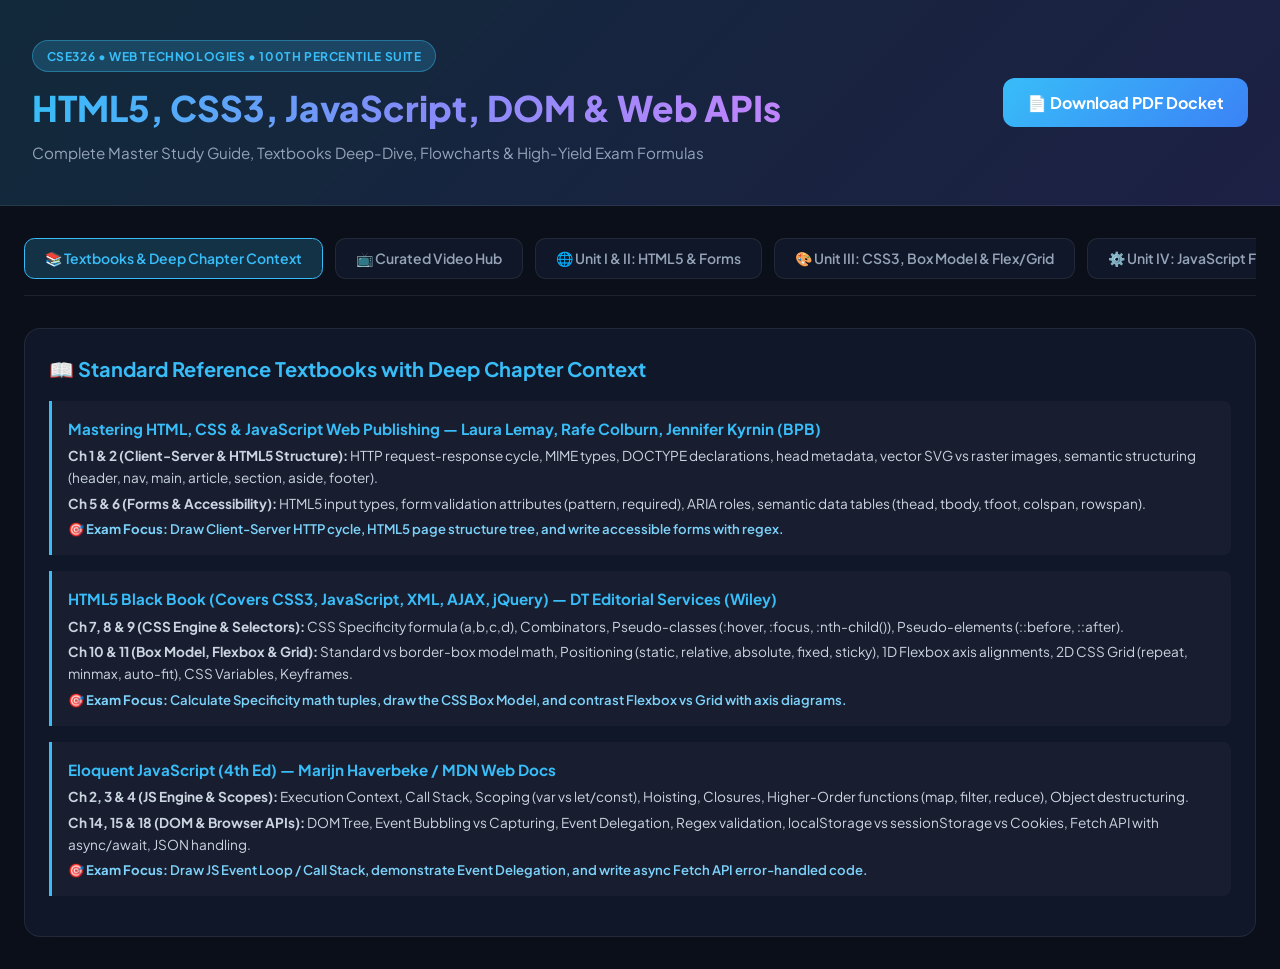
<file: subjects/CSE326_Ultimate_Master_Study_Dashboard.html>
<!DOCTYPE html>
<html lang="en">
<head>
    <meta charset="UTF-8">
    <meta name="viewport" content="width=device-width, initial-scale=1.0">
    <title>CSE326: Full-Stack Web Technologies — Master Study Hub</title>
    <link href="https://fonts.googleapis.com/css2?family=Plus+Jakarta+Sans:wght@300;400;500;600;700;800&family=JetBrains+Mono:wght@400;500;700&display=swap" rel="stylesheet">
    <style>
        :root {
            --bg-primary: #0b0f19;
            --bg-secondary: #131b2e;
            --bg-card: rgba(19, 27, 46, 0.75);
            --bg-card-hover: rgba(30, 41, 69, 0.85);
            --text-primary: #f8fafc;
            --text-secondary: #94a3b8;
            --accent-cyan: #38bdf8;
            --accent-blue: #3b82f6;
            --accent-indigo: #6366f1;
            --accent-purple: #a855f7;
            --accent-emerald: #10b981;
            --accent-amber: #f59e0b;
            --border-color: rgba(255, 255, 255, 0.08);
            --border-glow: rgba(56, 189, 248, 0.3);
            --glass-blur: blur(16px);
        }

        * { margin: 0; padding: 0; box-sizing: border-box; font-family: 'Plus Jakarta Sans', sans-serif; }
        body { background: var(--bg-primary); color: var(--text-primary); min-height: 100vh; line-height: 1.6; }

        .header-section {
            background: linear-gradient(135deg, rgba(56, 189, 248, 0.15), rgba(99, 102, 241, 0.2));
            border-bottom: 1px solid var(--border-color);
            padding: 2.5rem 2rem;
            position: relative;
        }

        .header-container { max-width: 1400px; margin: 0 auto; display: flex; justify-content: space-between; align-items: center; flex-wrap: wrap; gap: 1.5rem; }
        .badge { display: inline-flex; align-items: center; gap: 0.5rem; padding: 0.35rem 0.85rem; border-radius: 9999px; font-size: 0.75rem; font-weight: 700; text-transform: uppercase; letter-spacing: 0.05em; background: rgba(56, 189, 248, 0.2); color: var(--accent-cyan); border: 1px solid rgba(56, 189, 248, 0.4); }
        .main-title { font-size: 2.2rem; font-weight: 800; margin-top: 0.5rem; background: linear-gradient(90deg, #38bdf8, #818cf8, #c084fc); -webkit-background-clip: text; -webkit-text-fill-color: transparent; }
        .subtitle { color: var(--text-secondary); font-size: 0.95rem; margin-top: 0.25rem; }

        .btn-action { background: linear-gradient(135deg, var(--accent-cyan), var(--accent-blue)); color: #ffffff; border: none; padding: 0.75rem 1.5rem; border-radius: 0.75rem; font-weight: 700; cursor: pointer; display: inline-flex; align-items: center; gap: 0.5rem; text-decoration: none; transition: all 0.2s ease; }
        .btn-action:hover { transform: translateY(-2px); box-shadow: 0 8px 20px rgba(56, 189, 248, 0.4); }

        .container { max-width: 1400px; margin: 2rem auto; padding: 0 1.5rem; }
        .nav-tabs { display: flex; gap: 0.75rem; overflow-x: auto; padding-bottom: 1rem; border-bottom: 1px solid var(--border-color); margin-bottom: 2rem; }
        .nav-tab { background: var(--bg-card); border: 1px solid var(--border-color); color: var(--text-secondary); padding: 0.65rem 1.25rem; border-radius: 0.65rem; font-weight: 600; font-size: 0.875rem; cursor: pointer; white-space: nowrap; transition: all 0.2s ease; }
        .nav-tab.active, .nav-tab:hover { background: rgba(56, 189, 248, 0.2); border-color: var(--accent-cyan); color: var(--accent-cyan); }

        .grid-2 { display: grid; grid-template-columns: repeat(auto-fit, minmax(480px, 1fr)); gap: 1.5rem; margin-bottom: 2rem; }
        .grid-3 { display: grid; grid-template-columns: repeat(auto-fit, minmax(320px, 1fr)); gap: 1.5rem; margin-bottom: 2rem; }

        .card { background: var(--bg-card); backdrop-filter: var(--glass-blur); border: 1px solid var(--border-color); border-radius: 1rem; padding: 1.5rem; transition: all 0.25s ease; position: relative; overflow: hidden; }
        .card:hover { border-color: var(--border-glow); transform: translateY(-3px); box-shadow: 0 12px 30px rgba(0, 0, 0, 0.35); }
        .card-title { font-size: 1.25rem; font-weight: 700; color: #38bdf8; margin-bottom: 0.75rem; }

        .video-card { display: flex; flex-direction: column; justify-content: space-between; }
        .video-btn { background: rgba(239, 68, 68, 0.2); border: 1px solid rgba(239, 68, 68, 0.4); color: #fca5a5; padding: 0.6rem 1rem; border-radius: 0.5rem; text-decoration: none; font-weight: 600; font-size: 0.85rem; display: inline-flex; align-items: center; gap: 0.5rem; margin-top: 1rem; transition: 0.2s; }
        .video-btn:hover { background: #ef4444; color: #fff; }

        .chapter-box { background: rgba(255, 255, 255, 0.03); border-left: 3px solid var(--accent-cyan); padding: 1rem; border-radius: 0 0.5rem 0.5rem 0; margin-bottom: 1rem; }
        .chapter-title { font-weight: 700; color: #38bdf8; margin-bottom: 0.25rem; font-size: 0.95rem; }
        .chapter-concept { font-size: 0.85rem; color: #cbd5e1; margin-bottom: 0.25rem; }
        .chapter-takeaway { font-size: 0.82rem; color: #7dd3fc; font-weight: 600; }

        table { width: 100%; border-collapse: collapse; margin: 1rem 0; font-size: 0.875rem; }
        th, td { padding: 0.75rem 1rem; text-align: left; border-bottom: 1px solid var(--border-color); }
        th { background: rgba(56, 189, 248, 0.1); color: #38bdf8; font-weight: 700; }

        .diagram-box { background: #000000; border: 1px dashed var(--accent-cyan); border-radius: 0.5rem; padding: 1.1rem; font-family: 'JetBrains Mono', monospace; font-size: 0.82rem; color: #7dd3fc; white-space: pre; overflow-x: auto; margin: 1rem 0; line-height: 1.45; }
    </style>
</head>
<body>

    <header class="header-section">
        <div class="header-container">
            <div>
                <span class="badge">CSE326 • Web Technologies • 100th Percentile Suite</span>
                <h1 class="main-title">HTML5, CSS3, JavaScript, DOM & Web APIs</h1>
                <p class="subtitle">Complete Master Study Guide, Textbooks Deep-Dive, Flowcharts & High-Yield Exam Formulas</p>
            </div>
            <div>
                <a href="CSE326_Ultimate_Master_Study_Guide_and_Video_Hub.pdf" class="btn-action" target="_blank">📄 Download PDF Docket</a>
            </div>
        </div>
    </header>

    <div class="container">
        <div class="nav-tabs">
            <button class="nav-tab active" onclick="showTab('textbooks')">📚 Textbooks & Deep Chapter Context</button>
            <button class="nav-tab" onclick="showTab('videos')">📺 Curated Video Hub</button>
            <button class="nav-tab" onclick="showTab('unit12')">🌐 Unit I & II: HTML5 & Forms</button>
            <button class="nav-tab" onclick="showTab('unit3')">🎨 Unit III: CSS3, Box Model & Flex/Grid</button>
            <button class="nav-tab" onclick="showTab('unit4')">⚙️ Unit IV: JavaScript Fundamentals</button>
            <button class="nav-tab" onclick="showTab('unit5')">⚡ Unit V: DOM, Events & Web APIs</button>
            <button class="nav-tab" onclick="showTab('unit6')">🚀 Unit VI: Deployment & GitHub Pages</button>
            <button class="nav-tab" onclick="showTab('exam')">⚡ High-Yield Exam Hacks</button>
        </div>

        <!-- TAB: TEXTBOOKS -->
        <div id="tab-textbooks" class="tab-content">
            <div class="card">
                <h2 class="card-title" style="margin-bottom: 1rem;">📖 Standard Reference Textbooks with Deep Chapter Context</h2>

                <div class="chapter-box">
                    <div class="chapter-title">Mastering HTML, CSS & JavaScript Web Publishing — Laura Lemay, Rafe Colburn, Jennifer Kyrnin (BPB)</div>
                    <div class="chapter-concept"><strong>Ch 1 & 2 (Client-Server & HTML5 Structure):</strong> HTTP request-response cycle, MIME types, DOCTYPE declarations, head metadata, vector SVG vs raster images, semantic structuring (header, nav, main, article, section, aside, footer).</div>
                    <div class="chapter-concept"><strong>Ch 5 & 6 (Forms & Accessibility):</strong> HTML5 input types, form validation attributes (pattern, required), ARIA roles, semantic data tables (thead, tbody, tfoot, colspan, rowspan).</div>
                    <div class="chapter-takeaway">🎯 <strong>Exam Focus:</strong> Draw Client-Server HTTP cycle, HTML5 page structure tree, and write accessible forms with regex.</div>
                </div>

                <div class="chapter-box">
                    <div class="chapter-title">HTML5 Black Book (Covers CSS3, JavaScript, XML, AJAX, jQuery) — DT Editorial Services (Wiley)</div>
                    <div class="chapter-concept"><strong>Ch 7, 8 & 9 (CSS Engine & Selectors):</strong> CSS Specificity formula (a,b,c,d), Combinators, Pseudo-classes (:hover, :focus, :nth-child()), Pseudo-elements (::before, ::after).</div>
                    <div class="chapter-concept"><strong>Ch 10 & 11 (Box Model, Flexbox & Grid):</strong> Standard vs border-box model math, Positioning (static, relative, absolute, fixed, sticky), 1D Flexbox axis alignments, 2D CSS Grid (repeat, minmax, auto-fit), CSS Variables, Keyframes.</div>
                    <div class="chapter-takeaway">🎯 <strong>Exam Focus:</strong> Calculate Specificity math tuples, draw the CSS Box Model, and contrast Flexbox vs Grid with axis diagrams.</div>
                </div>

                <div class="chapter-box">
                    <div class="chapter-title">Eloquent JavaScript (4th Ed) — Marijn Haverbeke / MDN Web Docs</div>
                    <div class="chapter-concept"><strong>Ch 2, 3 & 4 (JS Engine & Scopes):</strong> Execution Context, Call Stack, Scoping (var vs let/const), Hoisting, Closures, Higher-Order functions (map, filter, reduce), Object destructuring.</div>
                    <div class="chapter-concept"><strong>Ch 14, 15 & 18 (DOM & Browser APIs):</strong> DOM Tree, Event Bubbling vs Capturing, Event Delegation, Regex validation, localStorage vs sessionStorage vs Cookies, Fetch API with async/await, JSON handling.</div>
                    <div class="chapter-takeaway">🎯 <strong>Exam Focus:</strong> Draw JS Event Loop / Call Stack, demonstrate Event Delegation, and write async Fetch API error-handled code.</div>
                </div>
            </div>
        </div>

                        <!-- TAB: VIDEOS -->
        <div id="tab-videos" class="tab-content" style="display:none;">
            <div style="background: rgba(14,165,233,0.08); border: 1px solid rgba(14,165,233,0.25); border-radius: 0.75rem; padding: 1.25rem 1.5rem; margin-bottom: 1.5rem;">
                <div style="display: flex; justify-content: space-between; align-items: center; flex-wrap: wrap; gap: 0.75rem;">
                    <div>
                        <h3 style="color: #38bdf8; margin: 0 0 0.35rem;">📺 Client-Side Web Development — Prescribed Video Playlist</h3>
                        <span style="font-size: 0.88rem; color: #94a3b8;">Syllabus Study Quota: <strong style="color: #fbbf24;">10 Sequential Lectures (~5h 0m / 300 mins total)</strong></span>
                    </div>
                    <span class="badge" style="background: rgba(16,185,129,0.2); color: #34d399; font-size: 0.85rem; padding: 0.4rem 0.85rem; border: 1px solid rgba(16,185,129,0.4);">
                        🎯 100% Fixed Syllabus Coverage
                    </span>
                </div>
            </div>
            <div class="grid-3" style="display: grid; grid-template-columns: repeat(auto-fill, minmax(320px, 1fr)); gap: 1.25rem;">
                <div class="card video-card" style="border: 1px solid rgba(255,255,255,0.1); border-radius: 0.75rem; padding: 1.25rem; display: flex; flex-direction: column; justify-content: space-between; background: rgba(15,23,42,0.6);">
                    <div>
                        <!-- Playlist Sequence & Prescribed Time -->
                        <div style="display: flex; gap: 0.4rem; flex-wrap: wrap; margin-bottom: 0.6rem;">
                            <span class="badge" style="font-size: 0.72rem; padding: 0.25rem 0.55rem; background: rgba(14,165,233,0.2); color: #38bdf8; font-weight: 800;">🎬 Lecture #01 of 10</span>
                            <span class="badge" style="font-size: 0.72rem; padding: 0.25rem 0.55rem; background: rgba(245,158,11,0.2); color: #fbbf24; font-weight: 700;">⏱️ Fixed Time: 40 Mins</span>
                            <span class="badge" style="font-size: 0.72rem; padding: 0.25rem 0.55rem; background: rgba(139,92,246,0.2); color: #c084fc; font-weight: 700;">📈 +10.0% Syllabus</span>
                            <span class="badge" style="font-size: 0.72rem; padding: 0.25rem 0.55rem; background: rgba(16,185,129,0.2); color: #34d399; font-weight: 700;">🎯 10-Mark Section A</span>
                        </div>

                        <!-- Syllabus Module Callout -->
                        <div style="background: rgba(14,165,233,0.06); border: 1px dashed rgba(14,165,233,0.3); border-radius: 0.4rem; padding: 0.45rem 0.75rem; margin-bottom: 0.6rem; font-size: 0.82rem; color: #f8fafc;">
                            📖 <strong>Syllabus Module:</strong> <span style="color: #38bdf8;">Unit I § 1.1 — HTML5 Semantic Elements, Document Outlines & Form Validation</span>
                        </div>

                        <h3 class="card-title" style="margin: 0.25rem 0 0.35rem; font-size: 1.05rem; color: #f8fafc;">Dave Gray HTML Full Course for Beginners</h3>
                        <div style="font-size: 0.8rem; color: #94a3b8; margin-bottom: 0.5rem; display: flex; gap: 0.75rem; flex-wrap: wrap;">
                            <span>📺 <strong>Faculty:</strong> <span style="color: #cbd5e1;">Dave Gray / freeCodeCamp</span></span>
                            <span>⏳ <strong>Cumulative Time:</strong> <span style="color: #fbbf24;">40m / 5h 0m</span></span>
                        </div>
                        <p style="color: #cbd5e1; font-size: 0.84rem; line-height: 1.5; background: rgba(0,0,0,0.25); padding: 0.6rem 0.75rem; border-radius: 0.4rem; border-left: 3px solid #0284c7; margin: 0;">Semantic elements, accessible form controls, input attributes, and SEO.</p>
                    </div>
                    <div style="margin-top: 1rem;">
                        <a href="https://www.youtube.com/results?search_query=Dave+Gray+HTML+Full+Course+for+Beginners" target="_blank" class="video-btn" style="background: #dc2626; color: white; border: none; padding: 0.6rem 1rem; border-radius: 0.5rem; text-decoration: none; font-weight: 700; font-size: 0.85rem; display: inline-flex; align-items: center; justify-content: center; gap: 0.4rem; width: 100%; transition: 0.2s;">
                            ▶ Watch Lecture #01 on YouTube
                        </a>
                    </div>
                </div>
                <div class="card video-card" style="border: 1px solid rgba(255,255,255,0.1); border-radius: 0.75rem; padding: 1.25rem; display: flex; flex-direction: column; justify-content: space-between; background: rgba(15,23,42,0.6);">
                    <div>
                        <!-- Playlist Sequence & Prescribed Time -->
                        <div style="display: flex; gap: 0.4rem; flex-wrap: wrap; margin-bottom: 0.6rem;">
                            <span class="badge" style="font-size: 0.72rem; padding: 0.25rem 0.55rem; background: rgba(14,165,233,0.2); color: #38bdf8; font-weight: 800;">🎬 Lecture #02 of 10</span>
                            <span class="badge" style="font-size: 0.72rem; padding: 0.25rem 0.55rem; background: rgba(245,158,11,0.2); color: #fbbf24; font-weight: 700;">⏱️ Fixed Time: 25 Mins</span>
                            <span class="badge" style="font-size: 0.72rem; padding: 0.25rem 0.55rem; background: rgba(139,92,246,0.2); color: #c084fc; font-weight: 700;">📈 +10.0% Syllabus</span>
                            <span class="badge" style="font-size: 0.72rem; padding: 0.25rem 0.55rem; background: rgba(16,185,129,0.2); color: #34d399; font-weight: 700;">🎯 10-Mark Section B</span>
                        </div>

                        <!-- Syllabus Module Callout -->
                        <div style="background: rgba(14,165,233,0.06); border: 1px dashed rgba(14,165,233,0.3); border-radius: 0.4rem; padding: 0.45rem 0.75rem; margin-bottom: 0.6rem; font-size: 0.82rem; color: #f8fafc;">
                            📖 <strong>Syllabus Module:</strong> <span style="color: #38bdf8;">Unit II § 2.1 — CSS Box Model, Specificity Math & Inheritance Cascades</span>
                        </div>

                        <h3 class="card-title" style="margin: 0.25rem 0 0.35rem; font-size: 1.05rem; color: #f8fafc;">Kevin Powell CSS Specificity and Box Model</h3>
                        <div style="font-size: 0.8rem; color: #94a3b8; margin-bottom: 0.5rem; display: flex; gap: 0.75rem; flex-wrap: wrap;">
                            <span>📺 <strong>Faculty:</strong> <span style="color: #cbd5e1;">Kevin Powell</span></span>
                            <span>⏳ <strong>Cumulative Time:</strong> <span style="color: #fbbf24;">1h 5m / 5h 0m</span></span>
                        </div>
                        <p style="color: #cbd5e1; font-size: 0.84rem; line-height: 1.5; background: rgba(0,0,0,0.25); padding: 0.6rem 0.75rem; border-radius: 0.4rem; border-left: 3px solid #0284c7; margin: 0;">Specificity calculation $(a,b,c,d)$, `box-sizing: border-box`, margins.</p>
                    </div>
                    <div style="margin-top: 1rem;">
                        <a href="https://www.youtube.com/results?search_query=Kevin+Powell+CSS+Specificity+and+Box+Model" target="_blank" class="video-btn" style="background: #dc2626; color: white; border: none; padding: 0.6rem 1rem; border-radius: 0.5rem; text-decoration: none; font-weight: 700; font-size: 0.85rem; display: inline-flex; align-items: center; justify-content: center; gap: 0.4rem; width: 100%; transition: 0.2s;">
                            ▶ Watch Lecture #02 on YouTube
                        </a>
                    </div>
                </div>
                <div class="card video-card" style="border: 1px solid rgba(255,255,255,0.1); border-radius: 0.75rem; padding: 1.25rem; display: flex; flex-direction: column; justify-content: space-between; background: rgba(15,23,42,0.6);">
                    <div>
                        <!-- Playlist Sequence & Prescribed Time -->
                        <div style="display: flex; gap: 0.4rem; flex-wrap: wrap; margin-bottom: 0.6rem;">
                            <span class="badge" style="font-size: 0.72rem; padding: 0.25rem 0.55rem; background: rgba(14,165,233,0.2); color: #38bdf8; font-weight: 800;">🎬 Lecture #03 of 10</span>
                            <span class="badge" style="font-size: 0.72rem; padding: 0.25rem 0.55rem; background: rgba(245,158,11,0.2); color: #fbbf24; font-weight: 700;">⏱️ Fixed Time: 25 Mins</span>
                            <span class="badge" style="font-size: 0.72rem; padding: 0.25rem 0.55rem; background: rgba(139,92,246,0.2); color: #c084fc; font-weight: 700;">📈 +10.0% Syllabus</span>
                            <span class="badge" style="font-size: 0.72rem; padding: 0.25rem 0.55rem; background: rgba(16,185,129,0.2); color: #34d399; font-weight: 700;">🎯 15-Mark Lab Implementation</span>
                        </div>

                        <!-- Syllabus Module Callout -->
                        <div style="background: rgba(14,165,233,0.06); border: 1px dashed rgba(14,165,233,0.3); border-radius: 0.4rem; padding: 0.45rem 0.75rem; margin-bottom: 0.6rem; font-size: 0.82rem; color: #f8fafc;">
                            📖 <strong>Syllabus Module:</strong> <span style="color: #38bdf8;">Unit II § 2.2 — Flexbox 1D Axis Model (Main vs Cross Axis, justify/align)</span>
                        </div>

                        <h3 class="card-title" style="margin: 0.25rem 0 0.35rem; font-size: 1.05rem; color: #f8fafc;">Kevin Powell Flexbox CSS Guide</h3>
                        <div style="font-size: 0.8rem; color: #94a3b8; margin-bottom: 0.5rem; display: flex; gap: 0.75rem; flex-wrap: wrap;">
                            <span>📺 <strong>Faculty:</strong> <span style="color: #cbd5e1;">Kevin Powell / Fireship</span></span>
                            <span>⏳ <strong>Cumulative Time:</strong> <span style="color: #fbbf24;">1h 30m / 5h 0m</span></span>
                        </div>
                        <p style="color: #cbd5e1; font-size: 0.84rem; line-height: 1.5; background: rgba(0,0,0,0.25); padding: 0.6rem 0.75rem; border-radius: 0.4rem; border-left: 3px solid #0284c7; margin: 0;">Main axis vs Cross axis, `justify-content`, `align-items`, responsive navbars.</p>
                    </div>
                    <div style="margin-top: 1rem;">
                        <a href="https://www.youtube.com/results?search_query=Kevin+Powell+Flexbox+CSS+Guide" target="_blank" class="video-btn" style="background: #dc2626; color: white; border: none; padding: 0.6rem 1rem; border-radius: 0.5rem; text-decoration: none; font-weight: 700; font-size: 0.85rem; display: inline-flex; align-items: center; justify-content: center; gap: 0.4rem; width: 100%; transition: 0.2s;">
                            ▶ Watch Lecture #03 on YouTube
                        </a>
                    </div>
                </div>
                <div class="card video-card" style="border: 1px solid rgba(255,255,255,0.1); border-radius: 0.75rem; padding: 1.25rem; display: flex; flex-direction: column; justify-content: space-between; background: rgba(15,23,42,0.6);">
                    <div>
                        <!-- Playlist Sequence & Prescribed Time -->
                        <div style="display: flex; gap: 0.4rem; flex-wrap: wrap; margin-bottom: 0.6rem;">
                            <span class="badge" style="font-size: 0.72rem; padding: 0.25rem 0.55rem; background: rgba(14,165,233,0.2); color: #38bdf8; font-weight: 800;">🎬 Lecture #04 of 10</span>
                            <span class="badge" style="font-size: 0.72rem; padding: 0.25rem 0.55rem; background: rgba(245,158,11,0.2); color: #fbbf24; font-weight: 700;">⏱️ Fixed Time: 30 Mins</span>
                            <span class="badge" style="font-size: 0.72rem; padding: 0.25rem 0.55rem; background: rgba(139,92,246,0.2); color: #c084fc; font-weight: 700;">📈 +10.0% Syllabus</span>
                            <span class="badge" style="font-size: 0.72rem; padding: 0.25rem 0.55rem; background: rgba(16,185,129,0.2); color: #34d399; font-weight: 700;">🎯 15-Mark Lab Implementation</span>
                        </div>

                        <!-- Syllabus Module Callout -->
                        <div style="background: rgba(14,165,233,0.06); border: 1px dashed rgba(14,165,233,0.3); border-radius: 0.4rem; padding: 0.45rem 0.75rem; margin-bottom: 0.6rem; font-size: 0.82rem; color: #f8fafc;">
                            📖 <strong>Syllabus Module:</strong> <span style="color: #38bdf8;">Unit II § 2.3 — CSS Grid 2D Macro Layouts & Responsive Media Queries</span>
                        </div>

                        <h3 class="card-title" style="margin: 0.25rem 0 0.35rem; font-size: 1.05rem; color: #f8fafc;">Web Dev Simplified CSS Grid Tutorial</h3>
                        <div style="font-size: 0.8rem; color: #94a3b8; margin-bottom: 0.5rem; display: flex; gap: 0.75rem; flex-wrap: wrap;">
                            <span>📺 <strong>Faculty:</strong> <span style="color: #cbd5e1;">Kevin Powell / Web Dev Simplified</span></span>
                            <span>⏳ <strong>Cumulative Time:</strong> <span style="color: #fbbf24;">2h 0m / 5h 0m</span></span>
                        </div>
                        <p style="color: #cbd5e1; font-size: 0.84rem; line-height: 1.5; background: rgba(0,0,0,0.25); padding: 0.6rem 0.75rem; border-radius: 0.4rem; border-left: 3px solid #0284c7; margin: 0;">2D layouts, `grid-template-columns`, `auto-fit` vs `auto-fill`, `minmax()`.</p>
                    </div>
                    <div style="margin-top: 1rem;">
                        <a href="https://www.youtube.com/results?search_query=Web+Dev+Simplified+CSS+Grid+Tutorial" target="_blank" class="video-btn" style="background: #dc2626; color: white; border: none; padding: 0.6rem 1rem; border-radius: 0.5rem; text-decoration: none; font-weight: 700; font-size: 0.85rem; display: inline-flex; align-items: center; justify-content: center; gap: 0.4rem; width: 100%; transition: 0.2s;">
                            ▶ Watch Lecture #04 on YouTube
                        </a>
                    </div>
                </div>
                <div class="card video-card" style="border: 1px solid rgba(255,255,255,0.1); border-radius: 0.75rem; padding: 1.25rem; display: flex; flex-direction: column; justify-content: space-between; background: rgba(15,23,42,0.6);">
                    <div>
                        <!-- Playlist Sequence & Prescribed Time -->
                        <div style="display: flex; gap: 0.4rem; flex-wrap: wrap; margin-bottom: 0.6rem;">
                            <span class="badge" style="font-size: 0.72rem; padding: 0.25rem 0.55rem; background: rgba(14,165,233,0.2); color: #38bdf8; font-weight: 800;">🎬 Lecture #05 of 10</span>
                            <span class="badge" style="font-size: 0.72rem; padding: 0.25rem 0.55rem; background: rgba(245,158,11,0.2); color: #fbbf24; font-weight: 700;">⏱️ Fixed Time: 45 Mins</span>
                            <span class="badge" style="font-size: 0.72rem; padding: 0.25rem 0.55rem; background: rgba(139,92,246,0.2); color: #c084fc; font-weight: 700;">📈 +10.0% Syllabus</span>
                            <span class="badge" style="font-size: 0.72rem; padding: 0.25rem 0.55rem; background: rgba(16,185,129,0.2); color: #34d399; font-weight: 700;">🎯 15-Mark Theory & Code</span>
                        </div>

                        <!-- Syllabus Module Callout -->
                        <div style="background: rgba(14,165,233,0.06); border: 1px dashed rgba(14,165,233,0.3); border-radius: 0.4rem; padding: 0.45rem 0.75rem; margin-bottom: 0.6rem; font-size: 0.82rem; color: #f8fafc;">
                            📖 <strong>Syllabus Module:</strong> <span style="color: #38bdf8;">Unit III § 3.1 — JavaScript Execution Context, Call Stack & Closures</span>
                        </div>

                        <h3 class="card-title" style="margin: 0.25rem 0 0.35rem; font-size: 1.05rem; color: #f8fafc;">Namaste JavaScript Akshay Saini Season 1</h3>
                        <div style="font-size: 0.8rem; color: #94a3b8; margin-bottom: 0.5rem; display: flex; gap: 0.75rem; flex-wrap: wrap;">
                            <span>📺 <strong>Faculty:</strong> <span style="color: #cbd5e1;">Namaste JavaScript (Akshay Saini)</span></span>
                            <span>⏳ <strong>Cumulative Time:</strong> <span style="color: #fbbf24;">2h 45m / 5h 0m</span></span>
                        </div>
                        <p style="color: #cbd5e1; font-size: 0.84rem; line-height: 1.5; background: rgba(0,0,0,0.25); padding: 0.6rem 0.75rem; border-radius: 0.4rem; border-left: 3px solid #0284c7; margin: 0;">Execution context, call stack, hoisting, closures, lexical scope.</p>
                    </div>
                    <div style="margin-top: 1rem;">
                        <a href="https://www.youtube.com/results?search_query=Namaste+JavaScript+Akshay+Saini+Season+1" target="_blank" class="video-btn" style="background: #dc2626; color: white; border: none; padding: 0.6rem 1rem; border-radius: 0.5rem; text-decoration: none; font-weight: 700; font-size: 0.85rem; display: inline-flex; align-items: center; justify-content: center; gap: 0.4rem; width: 100%; transition: 0.2s;">
                            ▶ Watch Lecture #05 on YouTube
                        </a>
                    </div>
                </div>
                <div class="card video-card" style="border: 1px solid rgba(255,255,255,0.1); border-radius: 0.75rem; padding: 1.25rem; display: flex; flex-direction: column; justify-content: space-between; background: rgba(15,23,42,0.6);">
                    <div>
                        <!-- Playlist Sequence & Prescribed Time -->
                        <div style="display: flex; gap: 0.4rem; flex-wrap: wrap; margin-bottom: 0.6rem;">
                            <span class="badge" style="font-size: 0.72rem; padding: 0.25rem 0.55rem; background: rgba(14,165,233,0.2); color: #38bdf8; font-weight: 800;">🎬 Lecture #06 of 10</span>
                            <span class="badge" style="font-size: 0.72rem; padding: 0.25rem 0.55rem; background: rgba(245,158,11,0.2); color: #fbbf24; font-weight: 700;">⏱️ Fixed Time: 25 Mins</span>
                            <span class="badge" style="font-size: 0.72rem; padding: 0.25rem 0.55rem; background: rgba(139,92,246,0.2); color: #c084fc; font-weight: 700;">📈 +10.0% Syllabus</span>
                            <span class="badge" style="font-size: 0.72rem; padding: 0.25rem 0.55rem; background: rgba(16,185,129,0.2); color: #34d399; font-weight: 700;">🎯 10-Mark Section B</span>
                        </div>

                        <!-- Syllabus Module Callout -->
                        <div style="background: rgba(14,165,233,0.06); border: 1px dashed rgba(14,165,233,0.3); border-radius: 0.4rem; padding: 0.45rem 0.75rem; margin-bottom: 0.6rem; font-size: 0.82rem; color: #f8fafc;">
                            📖 <strong>Syllabus Module:</strong> <span style="color: #38bdf8;">Unit III § 3.2 — ES6+ Syntax, Array Methods (map/filter/reduce) & Arrow Functions</span>
                        </div>

                        <h3 class="card-title" style="margin: 0.25rem 0 0.35rem; font-size: 1.05rem; color: #f8fafc;">Akshay Saini map filter reduce</h3>
                        <div style="font-size: 0.8rem; color: #94a3b8; margin-bottom: 0.5rem; display: flex; gap: 0.75rem; flex-wrap: wrap;">
                            <span>📺 <strong>Faculty:</strong> <span style="color: #cbd5e1;">Akshay Saini / Traversy Media</span></span>
                            <span>⏳ <strong>Cumulative Time:</strong> <span style="color: #fbbf24;">3h 10m / 5h 0m</span></span>
                        </div>
                        <p style="color: #cbd5e1; font-size: 0.84rem; line-height: 1.5; background: rgba(0,0,0,0.25); padding: 0.6rem 0.75rem; border-radius: 0.4rem; border-left: 3px solid #0284c7; margin: 0;">Deep-dive into `.map()`, `.filter()`, and `.reduce()` with array transformations.</p>
                    </div>
                    <div style="margin-top: 1rem;">
                        <a href="https://www.youtube.com/results?search_query=Akshay+Saini+map+filter+reduce+JavaScript" target="_blank" class="video-btn" style="background: #dc2626; color: white; border: none; padding: 0.6rem 1rem; border-radius: 0.5rem; text-decoration: none; font-weight: 700; font-size: 0.85rem; display: inline-flex; align-items: center; justify-content: center; gap: 0.4rem; width: 100%; transition: 0.2s;">
                            ▶ Watch Lecture #06 on YouTube
                        </a>
                    </div>
                </div>
                <div class="card video-card" style="border: 1px solid rgba(255,255,255,0.1); border-radius: 0.75rem; padding: 1.25rem; display: flex; flex-direction: column; justify-content: space-between; background: rgba(15,23,42,0.6);">
                    <div>
                        <!-- Playlist Sequence & Prescribed Time -->
                        <div style="display: flex; gap: 0.4rem; flex-wrap: wrap; margin-bottom: 0.6rem;">
                            <span class="badge" style="font-size: 0.72rem; padding: 0.25rem 0.55rem; background: rgba(14,165,233,0.2); color: #38bdf8; font-weight: 800;">🎬 Lecture #07 of 10</span>
                            <span class="badge" style="font-size: 0.72rem; padding: 0.25rem 0.55rem; background: rgba(245,158,11,0.2); color: #fbbf24; font-weight: 700;">⏱️ Fixed Time: 35 Mins</span>
                            <span class="badge" style="font-size: 0.72rem; padding: 0.25rem 0.55rem; background: rgba(139,92,246,0.2); color: #c084fc; font-weight: 700;">📈 +10.0% Syllabus</span>
                            <span class="badge" style="font-size: 0.72rem; padding: 0.25rem 0.55rem; background: rgba(16,185,129,0.2); color: #34d399; font-weight: 700;">🎯 15-Mark Lab & Theory</span>
                        </div>

                        <!-- Syllabus Module Callout -->
                        <div style="background: rgba(14,165,233,0.06); border: 1px dashed rgba(14,165,233,0.3); border-radius: 0.4rem; padding: 0.45rem 0.75rem; margin-bottom: 0.6rem; font-size: 0.82rem; color: #f8fafc;">
                            📖 <strong>Syllabus Module:</strong> <span style="color: #38bdf8;">Unit IV § 4.1 — DOM Tree Manipulation, Event Bubbling & Delegation</span>
                        </div>

                        <h3 class="card-title" style="margin: 0.25rem 0 0.35rem; font-size: 1.05rem; color: #f8fafc;">Traversy Media JavaScript DOM Crash Course</h3>
                        <div style="font-size: 0.8rem; color: #94a3b8; margin-bottom: 0.5rem; display: flex; gap: 0.75rem; flex-wrap: wrap;">
                            <span>📺 <strong>Faculty:</strong> <span style="color: #cbd5e1;">Traversy Media / Dave Gray</span></span>
                            <span>⏳ <strong>Cumulative Time:</strong> <span style="color: #fbbf24;">3h 45m / 5h 0m</span></span>
                        </div>
                        <p style="color: #cbd5e1; font-size: 0.84rem; line-height: 1.5; background: rgba(0,0,0,0.25); padding: 0.6rem 0.75rem; border-radius: 0.4rem; border-left: 3px solid #0284c7; margin: 0;">`querySelector`, `addEventListener`, Event Bubbling, Delegation.</p>
                    </div>
                    <div style="margin-top: 1rem;">
                        <a href="https://www.youtube.com/results?search_query=Traversy+Media+JavaScript+DOM+Crash+Course" target="_blank" class="video-btn" style="background: #dc2626; color: white; border: none; padding: 0.6rem 1rem; border-radius: 0.5rem; text-decoration: none; font-weight: 700; font-size: 0.85rem; display: inline-flex; align-items: center; justify-content: center; gap: 0.4rem; width: 100%; transition: 0.2s;">
                            ▶ Watch Lecture #07 on YouTube
                        </a>
                    </div>
                </div>
                <div class="card video-card" style="border: 1px solid rgba(255,255,255,0.1); border-radius: 0.75rem; padding: 1.25rem; display: flex; flex-direction: column; justify-content: space-between; background: rgba(15,23,42,0.6);">
                    <div>
                        <!-- Playlist Sequence & Prescribed Time -->
                        <div style="display: flex; gap: 0.4rem; flex-wrap: wrap; margin-bottom: 0.6rem;">
                            <span class="badge" style="font-size: 0.72rem; padding: 0.25rem 0.55rem; background: rgba(14,165,233,0.2); color: #38bdf8; font-weight: 800;">🎬 Lecture #08 of 10</span>
                            <span class="badge" style="font-size: 0.72rem; padding: 0.25rem 0.55rem; background: rgba(245,158,11,0.2); color: #fbbf24; font-weight: 700;">⏱️ Fixed Time: 30 Mins</span>
                            <span class="badge" style="font-size: 0.72rem; padding: 0.25rem 0.55rem; background: rgba(139,92,246,0.2); color: #c084fc; font-weight: 700;">📈 +10.0% Syllabus</span>
                            <span class="badge" style="font-size: 0.72rem; padding: 0.25rem 0.55rem; background: rgba(16,185,129,0.2); color: #34d399; font-weight: 700;">🎯 15-Mark Core Question</span>
                        </div>

                        <!-- Syllabus Module Callout -->
                        <div style="background: rgba(14,165,233,0.06); border: 1px dashed rgba(14,165,233,0.3); border-radius: 0.4rem; padding: 0.45rem 0.75rem; margin-bottom: 0.6rem; font-size: 0.82rem; color: #f8fafc;">
                            📖 <strong>Syllabus Module:</strong> <span style="color: #38bdf8;">Unit V § 5.1 — Asynchronous JS, Promises, Async/Await & Fetch API REST Calls</span>
                        </div>

                        <h3 class="card-title" style="margin: 0.25rem 0 0.35rem; font-size: 1.05rem; color: #f8fafc;">Web Dev Simplified Fetch API JavaScript</h3>
                        <div style="font-size: 0.8rem; color: #94a3b8; margin-bottom: 0.5rem; display: flex; gap: 0.75rem; flex-wrap: wrap;">
                            <span>📺 <strong>Faculty:</strong> <span style="color: #cbd5e1;">Web Dev Simplified / Fireship</span></span>
                            <span>⏳ <strong>Cumulative Time:</strong> <span style="color: #fbbf24;">4h 15m / 5h 0m</span></span>
                        </div>
                        <p style="color: #cbd5e1; font-size: 0.84rem; line-height: 1.5; background: rgba(0,0,0,0.25); padding: 0.6rem 0.75rem; border-radius: 0.4rem; border-left: 3px solid #0284c7; margin: 0;">`fetch()`, Promises, `async/await`, HTTP GET/POST, JSON parsing.</p>
                    </div>
                    <div style="margin-top: 1rem;">
                        <a href="https://www.youtube.com/results?search_query=Web+Dev+Simplified+Fetch+API+JavaScript" target="_blank" class="video-btn" style="background: #dc2626; color: white; border: none; padding: 0.6rem 1rem; border-radius: 0.5rem; text-decoration: none; font-weight: 700; font-size: 0.85rem; display: inline-flex; align-items: center; justify-content: center; gap: 0.4rem; width: 100%; transition: 0.2s;">
                            ▶ Watch Lecture #08 on YouTube
                        </a>
                    </div>
                </div>
                <div class="card video-card" style="border: 1px solid rgba(255,255,255,0.1); border-radius: 0.75rem; padding: 1.25rem; display: flex; flex-direction: column; justify-content: space-between; background: rgba(15,23,42,0.6);">
                    <div>
                        <!-- Playlist Sequence & Prescribed Time -->
                        <div style="display: flex; gap: 0.4rem; flex-wrap: wrap; margin-bottom: 0.6rem;">
                            <span class="badge" style="font-size: 0.72rem; padding: 0.25rem 0.55rem; background: rgba(14,165,233,0.2); color: #38bdf8; font-weight: 800;">🎬 Lecture #09 of 10</span>
                            <span class="badge" style="font-size: 0.72rem; padding: 0.25rem 0.55rem; background: rgba(245,158,11,0.2); color: #fbbf24; font-weight: 700;">⏱️ Fixed Time: 20 Mins</span>
                            <span class="badge" style="font-size: 0.72rem; padding: 0.25rem 0.55rem; background: rgba(139,92,246,0.2); color: #c084fc; font-weight: 700;">📈 +10.0% Syllabus</span>
                            <span class="badge" style="font-size: 0.72rem; padding: 0.25rem 0.55rem; background: rgba(16,185,129,0.2); color: #34d399; font-weight: 700;">🎯 5-Mark Section A</span>
                        </div>

                        <!-- Syllabus Module Callout -->
                        <div style="background: rgba(14,165,233,0.06); border: 1px dashed rgba(14,165,233,0.3); border-radius: 0.4rem; padding: 0.45rem 0.75rem; margin-bottom: 0.6rem; font-size: 0.82rem; color: #f8fafc;">
                            📖 <strong>Syllabus Module:</strong> <span style="color: #38bdf8;">Unit V § 5.2 — Browser Storage: localStorage, sessionStorage & Cookies</span>
                        </div>

                        <h3 class="card-title" style="margin: 0.25rem 0 0.35rem; font-size: 1.05rem; color: #f8fafc;">Web Dev Simplified LocalStorage and SessionStorage</h3>
                        <div style="font-size: 0.8rem; color: #94a3b8; margin-bottom: 0.5rem; display: flex; gap: 0.75rem; flex-wrap: wrap;">
                            <span>📺 <strong>Faculty:</strong> <span style="color: #cbd5e1;">dcode / Web Dev Simplified</span></span>
                            <span>⏳ <strong>Cumulative Time:</strong> <span style="color: #fbbf24;">4h 35m / 5h 0m</span></span>
                        </div>
                        <p style="color: #cbd5e1; font-size: 0.84rem; line-height: 1.5; background: rgba(0,0,0,0.25); padding: 0.6rem 0.75rem; border-radius: 0.4rem; border-left: 3px solid #0284c7; margin: 0;">`localStorage.setItem()`, `getItem()`, `clear()`, `JSON.stringify()`.</p>
                    </div>
                    <div style="margin-top: 1rem;">
                        <a href="https://www.youtube.com/results?search_query=Web+Dev+Simplified+LocalStorage+and+SessionStorage" target="_blank" class="video-btn" style="background: #dc2626; color: white; border: none; padding: 0.6rem 1rem; border-radius: 0.5rem; text-decoration: none; font-weight: 700; font-size: 0.85rem; display: inline-flex; align-items: center; justify-content: center; gap: 0.4rem; width: 100%; transition: 0.2s;">
                            ▶ Watch Lecture #09 on YouTube
                        </a>
                    </div>
                </div>
                <div class="card video-card" style="border: 1px solid rgba(255,255,255,0.1); border-radius: 0.75rem; padding: 1.25rem; display: flex; flex-direction: column; justify-content: space-between; background: rgba(15,23,42,0.6);">
                    <div>
                        <!-- Playlist Sequence & Prescribed Time -->
                        <div style="display: flex; gap: 0.4rem; flex-wrap: wrap; margin-bottom: 0.6rem;">
                            <span class="badge" style="font-size: 0.72rem; padding: 0.25rem 0.55rem; background: rgba(14,165,233,0.2); color: #38bdf8; font-weight: 800;">🎬 Lecture #10 of 10</span>
                            <span class="badge" style="font-size: 0.72rem; padding: 0.25rem 0.55rem; background: rgba(245,158,11,0.2); color: #fbbf24; font-weight: 700;">⏱️ Fixed Time: 25 Mins</span>
                            <span class="badge" style="font-size: 0.72rem; padding: 0.25rem 0.55rem; background: rgba(139,92,246,0.2); color: #c084fc; font-weight: 700;">📈 +10.0% Syllabus</span>
                            <span class="badge" style="font-size: 0.72rem; padding: 0.25rem 0.55rem; background: rgba(16,185,129,0.2); color: #34d399; font-weight: 700;">🎯 10-Mark Practical Capstone</span>
                        </div>

                        <!-- Syllabus Module Callout -->
                        <div style="background: rgba(14,165,233,0.06); border: 1px dashed rgba(14,165,233,0.3); border-radius: 0.4rem; padding: 0.45rem 0.75rem; margin-bottom: 0.6rem; font-size: 0.82rem; color: #f8fafc;">
                            📖 <strong>Syllabus Module:</strong> <span style="color: #38bdf8;">Unit VI § 6.1 — Web Hosting, GitHub Pages CI/CD & Project Deployment</span>
                        </div>

                        <h3 class="card-title" style="margin: 0.25rem 0 0.35rem; font-size: 1.05rem; color: #f8fafc;">Deploy Website to GitHub Pages Traversy Media</h3>
                        <div style="font-size: 0.8rem; color: #94a3b8; margin-bottom: 0.5rem; display: flex; gap: 0.75rem; flex-wrap: wrap;">
                            <span>📺 <strong>Faculty:</strong> <span style="color: #cbd5e1;">Kevin Powell / Traversy Media</span></span>
                            <span>⏳ <strong>Cumulative Time:</strong> <span style="color: #fbbf24;">5h 0m / 5h 0m</span></span>
                        </div>
                        <p style="color: #cbd5e1; font-size: 0.84rem; line-height: 1.5; background: rgba(0,0,0,0.25); padding: 0.6rem 0.75rem; border-radius: 0.4rem; border-left: 3px solid #0284c7; margin: 0;">Git repository init, commit, branch, and live GitHub Pages hosting.</p>
                    </div>
                    <div style="margin-top: 1rem;">
                        <a href="https://www.youtube.com/results?search_query=Deploy+Website+to+GitHub+Pages+Traversy+Media" target="_blank" class="video-btn" style="background: #dc2626; color: white; border: none; padding: 0.6rem 1rem; border-radius: 0.5rem; text-decoration: none; font-weight: 700; font-size: 0.85rem; display: inline-flex; align-items: center; justify-content: center; gap: 0.4rem; width: 100%; transition: 0.2s;">
                            ▶ Watch Lecture #10 on YouTube
                        </a>
                    </div>
                </div>
            </div>
        </div>

                <!-- TAB: UNIT 1 & 2 -->
        <div id="tab-unit12" class="tab-content" style="display:none;">
            <div class="card" style="background: rgba(15,23,42,0.6); border: 1px solid rgba(255,255,255,0.1); border-radius: 0.75rem; padding: 1.5rem; margin-bottom: 1.5rem;">
                <div style="display: flex; justify-content: space-between; align-items: center; flex-wrap: wrap; gap: 0.5rem; margin-bottom: 1rem; border-bottom: 1px solid rgba(255,255,255,0.1); padding-bottom: 0.75rem;">
                    <h2 class="card-title" style="margin: 0; color: #38bdf8; font-size: 1.35rem;">🌐 Unit I & II: HTML5, Semantic Elements & Forms</h2>
                    <span class="badge" style="background: rgba(14,165,233,0.15); color: #38bdf8; font-size: 0.75rem; padding: 0.3rem 0.6rem; border-radius: 9999px;">Syllabus Units 1 & 2</span>
                </div>
<h3 style="color:#38bdf8; margin-top:1.5rem; margin-bottom:0.5rem; font-size:1.15rem;">1.1 Client-Server HTTP Request-Response & Browser Rendering Pipeline</h3>
<div class="code-block" style="background:#090d16; border:1px solid rgba(255,255,255,0.1); border-radius:0.5rem; padding:1rem; font-family:'JetBrains Mono', monospace; font-size:0.85rem; color:#38bdf8; overflow-x:auto; margin:1rem 0;"><pre style="margin:0;"><code>[ CLIENT (Web Browser) ]                                              [ SERVER (Web Host / CDN) ]
       │                                                                           │
       │ 1. DNS Lookup (Resolves example.com -&gt; 192.0.2.1)                         │
       ├──────────────────────────────────────────────────────────────────────────►│
       │                                                                           │
       │ 2. TCP 3-Way Handshake (SYN -&gt; SYN-ACK -&gt; ACK) + TLS Handshake            │
       ├──────────────────────────────────────────────────────────────────────────►│
       │                                                                           │
       │ 3. HTTP GET Request (Headers, Cookies, User-Agent)                        │
       ├──────────────────────────────────────────────────────────────────────────►│
       │                                                                           │
       │ 4. HTTP 200 OK Response (HTML Stream with Content-Type: text/html)        │
       │◄──────────────────────────────────────────────────────────────────────────┤
       │                                                                           │
       ▼
[ CRITICAL RENDERING PATH (Inside Browser Engine) ]
HTML Parsing ──► DOM Tree (Document Object Model)
                      │
                      ├────────► RENDER TREE ──► LAYOUT (Reflow) ──► PAINT (Rasterize)
                      │          (Computes exact  (Calculates x,y   (Draws pixels on
CSS Parsing  ──► CSSOM Tree      geometry/styles) dimensions)        screen)
</code></pre></div>
<p style="color:#cbd5e1; line-height:1.6; margin-bottom:0.85rem;">---</p>
<h3 style="color:#38bdf8; margin-top:1.5rem; margin-bottom:0.5rem; font-size:1.15rem;">1.2 Essential HTML5 Document Skeleton & Meta Tags</h3>
<div class="code-block" style="background:#090d16; border:1px solid rgba(255,255,255,0.1); border-radius:0.5rem; padding:1rem; font-family:'JetBrains Mono', monospace; font-size:0.85rem; color:#38bdf8; overflow-x:auto; margin:1rem 0;"><pre style="margin:0;"><code>&lt;!DOCTYPE html&gt;
&lt;html lang="en"&gt;
&lt;head&gt;
    &lt;!-- Character encoding for worldwide UTF-8 symbols --&gt;
    &lt;meta charset="UTF-8"&gt;
    &lt;!-- Responsive Viewport tag: essential for mobile scaling --&gt;
    &lt;meta name="viewport" content="width=device-width, initial-scale=1.0"&gt;
    &lt;meta name="description" content="CSE326 Full-Stack Master Web Application"&gt;
    &lt;title&gt;CSE326: Master Web Application&lt;/title&gt;
    &lt;link rel="stylesheet" href="styles.css"&gt;
&lt;/head&gt;
&lt;body&gt;
    &lt;header&gt;&lt;h1&gt;Welcome to Modern Web Development&lt;/h1&gt;&lt;/header&gt;
    &lt;main&gt;...&lt;/main&gt;
    &lt;script src="app.js" defer&gt;&lt;/script&gt;
&lt;/body&gt;
&lt;/html&gt;
</code></pre></div>
<p style="color:#cbd5e1; line-height:1.6; margin-bottom:0.85rem;">---</p>
<p style="color:#cbd5e1; line-height:1.6; margin-bottom:0.85rem;"><a name="unit-ii"></a>
## 📝 UNIT II: Semantic HTML, Accessibility & Advanced Forms</p>
<h3 style="color:#38bdf8; margin-top:1.5rem; margin-bottom:0.5rem; font-size:1.15rem;">2.1 Modern Semantic HTML5 Page Architecture</h3>
<div class="code-block" style="background:#090d16; border:1px solid rgba(255,255,255,0.1); border-radius:0.5rem; padding:1rem; font-family:'JetBrains Mono', monospace; font-size:0.85rem; color:#38bdf8; overflow-x:auto; margin:1rem 0;"><pre style="margin:0;"><code>+-----------------------------------------------------------------------------------+
| &lt;header&gt; (Site branding, Logo, Main Title)                                       |
|  &lt;nav&gt; (Global Navigation Links: Home | Projects | Documentation | Contact)      |
+-----------------------------------------------------------------------------------+
| &lt;main&gt; (Primary unique page content)                                              |
|  +-----------------------------------------------------+  +--------------------+  |
|  | &lt;section&gt; (Thematic grouping of related content)   |  | &lt;aside&gt;            |  |
|  |  +-----------------------------------------------+  |  | (Sidebar, Related  |  |
|  |  | &lt;article&gt; (Self-contained, reusable entity:   |  |  |  links, Ads, Author|  |
|  |  |  Blog post, Product card, Comment item)       |  |  |  bio)              |  |
|  |  +-----------------------------------------------+  |  |                    |  |
|  +-----------------------------------------------------+  +--------------------+  |
+-----------------------------------------------------------------------------------+
| &lt;footer&gt; (Copyright, Legal notices, Privacy policy, Social links)                |
+-----------------------------------------------------------------------------------+
</code></pre></div>
<p style="color:#cbd5e1; line-height:1.6; margin-bottom:0.85rem;">---</p>
<h3 style="color:#38bdf8; margin-top:1.5rem; margin-bottom:0.5rem; font-size:1.15rem;">2.2 Advanced HTML5 Form with Strict Native Regex Validation</h3>
<div class="code-block" style="background:#090d16; border:1px solid rgba(255,255,255,0.1); border-radius:0.5rem; padding:1rem; font-family:'JetBrains Mono', monospace; font-size:0.85rem; color:#38bdf8; overflow-x:auto; margin:1rem 0;"><pre style="margin:0;"><code>&lt;form action="/api/register" method="POST" class="registration-form" novalidate&gt;
    &lt;!-- Text input with min/max length --&gt;
    &lt;label for="username"&gt;Username:&lt;/label&gt;
    &lt;input type="text" id="username" name="username" required minlength="3" maxlength="20" placeholder="e.g. saikat108"&gt;
<p style="color:#cbd5e1; line-height:1.6; margin-bottom:0.85rem;">&lt;!-- Email input with strict regex pattern --&gt;
    &lt;label for="email"&gt;Institutional Email:&lt;/label&gt;
    &lt;input type="email" id="email" name="email" required pattern="^[a-zA-Z0-9._%+-]+@[a-zA-Z0-9.-]+\.[a-zA-Z]{2,}$"&gt;</p>
<p style="color:#cbd5e1; line-height:1.6; margin-bottom:0.85rem;">&lt;!-- Password with complexity requirement --&gt;
    &lt;label for="password"&gt;Password (Min 8 chars, 1 number, 1 special):&lt;/label&gt;
    &lt;input type="password" id="password" name="password" required minlength="8"&gt;</p>
<p style="color:#cbd5e1; line-height:1.6; margin-bottom:0.85rem;">&lt;!-- Numeric Range &amp; Number Inputs --&gt;
    &lt;label for="experience"&gt;Years of Experience (0-50):&lt;/label&gt;
    &lt;input type="number" id="experience" name="experience" min="0" max="50" value="1"&gt;</p>
<p style="color:#cbd5e1; line-height:1.6; margin-bottom:0.85rem;">&lt;button type="submit"&gt;Complete Registration&lt;/button&gt;
&lt;/form&gt;
</code></pre></div></p>
<p style="color:#cbd5e1; line-height:1.6; margin-bottom:0.85rem;">---</p>
<p style="color:#cbd5e1; line-height:1.6; margin-bottom:0.85rem;"><a name="unit-iii"></a></p>
            </div>
        </div>

        <!-- TAB: UNIT 3 -->
        <div id="tab-unit3" class="tab-content" style="display:none;">
            <div class="card" style="background: rgba(15,23,42,0.6); border: 1px solid rgba(255,255,255,0.1); border-radius: 0.75rem; padding: 1.5rem; margin-bottom: 1.5rem;">
                <div style="display: flex; justify-content: space-between; align-items: center; flex-wrap: wrap; gap: 0.5rem; margin-bottom: 1rem; border-bottom: 1px solid rgba(255,255,255,0.1); padding-bottom: 0.75rem;">
                    <h2 class="card-title" style="margin: 0; color: #38bdf8; font-size: 1.35rem;">🎨 Unit III: CSS3 Mastery, Box Model, Flexbox & Grid</h2>
                    <span class="badge" style="background: rgba(14,165,233,0.15); color: #38bdf8; font-size: 0.75rem; padding: 0.3rem 0.6rem; border-radius: 9999px;">Syllabus Unit 3</span>
                </div>
<h3 style="color:#38bdf8; margin-top:1.5rem; margin-bottom:0.5rem; font-size:1.15rem;">3.1 CSS Specificity Calculation Formula: $(a, b, c, d)$</h3>
When conflicting CSS rules target the same element, the browser calculates specificity as a 4-part tuple $(a, b, c, d)$:
<div class="code-block" style="background:#090d16; border:1px solid rgba(255,255,255,0.1); border-radius:0.5rem; padding:1rem; font-family:'JetBrains Mono', monospace; font-size:0.85rem; color:#38bdf8; overflow-x:auto; margin:1rem 0;"><pre style="margin:0;"><code>                                  SPECIFICITY TIER PYRAMID
                                             ▲
                                            / \  a: Inline Styles (style="...") [Weight: 1000]
                                           /───\ b: ID Selectors (#header) [Weight: 100]
                                          /─────\ c: Classes (.btn), Attribute ([type="text"]),
                                         /       \   Pseudo-classes (:hover, :focus) [Weight: 10]
                                        /─────────\ d: Element tags (h1, div), Pseudo-elements
                                       /           \   (::before, ::after) [Weight: 1]
</code></pre></div>
<h4 style="color:#f8fafc; margin-top:1rem; margin-bottom:0.35rem; font-size:1rem;">Specificity Calculation Examples:</h4>
* `p` $\rightarrow (0, 0, 0, 1)$ [Score: 1]
* `.nav .nav-item` $\rightarrow (0, 0, 2, 0)$ [Score: 20]
* `#header .menu-link:hover` $\rightarrow (0, 1, 2, 0)$ [Score: 120]
* `<div style="color:red">` $\rightarrow (1, 0, 0, 0)$ [Score: 1000]
* `!important` overrides ALL cascade calculations (use sparingly for utilities).
<p style="color:#cbd5e1; line-height:1.6; margin-bottom:0.85rem;">---</p>
<h3 style="color:#38bdf8; margin-top:1.5rem; margin-bottom:0.5rem; font-size:1.15rem;">3.2 CSS Box Model: Standard vs `box-sizing: border-box`</h3>
<div class="code-block" style="background:#090d16; border:1px solid rgba(255,255,255,0.1); border-radius:0.5rem; padding:1rem; font-family:'JetBrains Mono', monospace; font-size:0.85rem; color:#38bdf8; overflow-x:auto; margin:1rem 0;"><pre style="margin:0;"><code>+---------------------------------------------------------------+
| MARGIN (Transparent space outside the border)                 |
|  +---------------------------------------------------------+  |
|  | BORDER (Visible boundary around padding and content)    |  |
|  |  +---------------------------------------------------+  |  |
|  |  | PADDING (Space between content and border)        |  |  |
|  |  |  +---------------------------------------------+  |  |  |
|  |  |  | CONTENT (Actual text, image, or child video)|  |  |  |
|  |  |  | Width x Height                              |  |  |  |
|  |  |  +---------------------------------------------+  |  |  |
|  |  +---------------------------------------------------+  |  |
|  +---------------------------------------------------------+  |
+---------------------------------------------------------------+
<ul style="margin: 0.5rem 0 1rem 1.5rem; line-height: 1.6; color: #cbd5e1;">
  <li style="margin-bottom:0.35rem;">content-box (Default): Total Rendered Width = width + padding_left + padding_right + border_left + border_right</li>
  <li style="margin-bottom:0.35rem;">border-box (Universal Best Practice): Total Rendered Width = width (padding and border are absorbed inside!)</li>
</ul>
</code></pre></div>
<div class="code-block" style="background:#090d16; border:1px solid rgba(255,255,255,0.1); border-radius:0.5rem; padding:1rem; font-family:'JetBrains Mono', monospace; font-size:0.85rem; color:#38bdf8; overflow-x:auto; margin:1rem 0;"><pre style="margin:0;"><code>/<em> Universal Box-Sizing Reset </em>/
<em>, </em>::before, *::after {
    box-sizing: border-box;
    margin: 0;
    padding: 0;
}
</code></pre></div>
<p style="color:#cbd5e1; line-height:1.6; margin-bottom:0.85rem;">---</p>
<h3 style="color:#38bdf8; margin-top:1.5rem; margin-bottom:0.5rem; font-size:1.15rem;">3.3 1D Flexbox vs 2D CSS Grid Layout Architecture</h3>
<div class="code-block" style="background:#090d16; border:1px solid rgba(255,255,255,0.1); border-radius:0.5rem; padding:1rem; font-family:'JetBrains Mono', monospace; font-size:0.85rem; color:#38bdf8; overflow-x:auto; margin:1rem 0;"><pre style="margin:0;"><code>FLEXBOX: ONE-DIMENSIONAL (Row OR Column Axis)
         Main Axis (justify-content: flex-start | center | space-between | space-around)
  ────────────────────────────────────────────────────────────────────────►
┌ ─ ─ ─ ─ ─ ─ ─ ─ ─ ─ ─ ─ ─ ─ ─ ─ ─ ─ ─ ─ ─ ─ ─ ─ ─ ─ ─ ─ ─ ─ ─ ─ ─ ─ ─ ─ ─ ─ ─ ─ ─ ┐
  ┌───────────────┐        ┌───────────────┐        ┌───────────────┐   ▲
│ │ Flex Item 1   │        │ Flex Item 2   │        │ Flex Item 3   │   │ Cross Axis
  └───────────────┘        └───────────────┘        └───────────────┘   │ (align-items:
└ ─ ─ ─ ─ ─ ─ ─ ─ ─ ─ ─ ─ ─ ─ ─ ─ ─ ─ ─ ─ ─ ─ ─ ─ ─ ─ ─ ─ ─ ─ ─ ─ ─ ─ ─ ─ ─ ─ ─ ─ ─ ┘   ▼  center | stretch)
<p style="color:#cbd5e1; line-height:1.6; margin-bottom:0.85rem;">CSS GRID: TWO-DIMENSIONAL (Rows AND Columns Simultaneously)
  grid-template-columns: repeat(auto-fit, minmax(280px, 1fr));
┌─────────────────────────┬─────────────────────────┬─────────────────────────┐
│ Grid Cell (Row 1, Col 1)│ Grid Cell (Row 1, Col 2)│ Grid Cell (Row 1, Col 3)│
├─────────────────────────┼─────────────────────────┼─────────────────────────┤
│ Grid Cell (Row 2, Col 1)│ Grid Cell (Row 2, Col 2)│ Grid Cell (Row 2, Col 3)│
└─────────────────────────┴─────────────────────────┴─────────────────────────┘
</code></pre></div></p>
<p style="color:#cbd5e1; line-height:1.6; margin-bottom:0.85rem;">---</p>
<p style="color:#cbd5e1; line-height:1.6; margin-bottom:0.85rem;"><a name="unit-iv"></a></p>
            </div>
        </div>

        <!-- TAB: UNIT 4 -->
        <div id="tab-unit4" class="tab-content" style="display:none;">
            <div class="card" style="background: rgba(15,23,42,0.6); border: 1px solid rgba(255,255,255,0.1); border-radius: 0.75rem; padding: 1.5rem; margin-bottom: 1.5rem;">
                <div style="display: flex; justify-content: space-between; align-items: center; flex-wrap: wrap; gap: 0.5rem; margin-bottom: 1rem; border-bottom: 1px solid rgba(255,255,255,0.1); padding-bottom: 0.75rem;">
                    <h2 class="card-title" style="margin: 0; color: #38bdf8; font-size: 1.35rem;">⚙️ Unit IV: JavaScript Execution Context, Closures & ES6+</h2>
                    <span class="badge" style="background: rgba(14,165,233,0.15); color: #38bdf8; font-size: 0.75rem; padding: 0.3rem 0.6rem; border-radius: 9999px;">Syllabus Unit 4</span>
                </div>
<h3 style="color:#38bdf8; margin-top:1.5rem; margin-bottom:0.5rem; font-size:1.15rem;">4.1 JavaScript Engine Execution Context & Call Stack</h3>
JavaScript is a <strong>single-threaded, synchronous language</strong> that achieves asynchronous non-blocking I/O via the <strong>Event Loop</strong>.
<div class="code-block" style="background:#090d16; border:1px solid rgba(255,255,255,0.1); border-radius:0.5rem; padding:1rem; font-family:'JetBrains Mono', monospace; font-size:0.85rem; color:#38bdf8; overflow-x:auto; margin:1rem 0;"><pre style="margin:0;"><code>                           JAVASCRIPT EXECUTION CONTEXT
                                        │
         ┌──────────────────────────────┴──────────────────────────────┐
         ▼                                                             ▼
[ 1. VARIABLE ENVIRONMENT (Memory Phase) ]            [ 2. THREAD OF EXECUTION (Code Phase) ]
<ul style="margin: 0.5rem 0 1rem 1.5rem; line-height: 1.6; color: #cbd5e1;">
  <li style="margin-bottom:0.35rem;">Allocates memory for variables &amp; functions           • Executes code line-by-line synchronously</li>
  <li style="margin-bottom:0.35rem;">Hoisting: var -&gt; undefined; let/const -&gt; TDZ        • Evaluates expressions, assigns values</li>
  <li style="margin-bottom:0.35rem;">Functions -&gt; Copied entirely into memory            • Pushes/Pops Execution Contexts on Call Stack</li>
</ul>
</code></pre></div>
<p style="color:#cbd5e1; line-height:1.6; margin-bottom:0.85rem;">---</p>
<h3 style="color:#38bdf8; margin-top:1.5rem; margin-bottom:0.5rem; font-size:1.15rem;">4.2 `var` vs `let` vs `const` Comparison</h3>
<div style="overflow-x:auto; margin:1rem 0;"><table style="width:100%; border-collapse:collapse; font-size:0.88rem;"><thead><tr><th style="border:1px solid rgba(255,255,255,0.1); padding:0.6rem 0.75rem; background:rgba(14,165,233,0.15); color:#38bdf8; text-align:left;">Feature</th><th style="border:1px solid rgba(255,255,255,0.1); padding:0.6rem 0.75rem; background:rgba(14,165,233,0.15); color:#38bdf8; text-align:left;">`var` (ES5 Legacy)</th><th style="border:1px solid rgba(255,255,255,0.1); padding:0.6rem 0.75rem; background:rgba(14,165,233,0.15); color:#38bdf8; text-align:left;">`let` (ES6 Standard)</th><th style="border:1px solid rgba(255,255,255,0.1); padding:0.6rem 0.75rem; background:rgba(14,165,233,0.15); color:#38bdf8; text-align:left;">`const` (ES6 Standard)</th></tr></thead><tbody><tr><td style="border:1px solid rgba(255,255,255,0.1); padding:0.6rem 0.75rem; color:#cbd5e1;"><strong>Scope</strong></td><td style="border:1px solid rgba(255,255,255,0.1); padding:0.6rem 0.75rem; color:#cbd5e1;">Function / Global Scope</td><td style="border:1px solid rgba(255,255,255,0.1); padding:0.6rem 0.75rem; color:#cbd5e1;"><strong>Block Scope</strong> `{ ... }`</td><td style="border:1px solid rgba(255,255,255,0.1); padding:0.6rem 0.75rem; color:#cbd5e1;"><strong>Block Scope</strong> `{ ... }`</td></tr><tr><td style="border:1px solid rgba(255,255,255,0.1); padding:0.6rem 0.75rem; color:#cbd5e1;"><strong>Hoisting</strong></td><td style="border:1px solid rgba(255,255,255,0.1); padding:0.6rem 0.75rem; color:#cbd5e1;">Hoisted, initialized to `undefined`</td><td style="border:1px solid rgba(255,255,255,0.1); padding:0.6rem 0.75rem; color:#cbd5e1;">Hoisted, placed in <strong>Temporal Dead Zone (TDZ)</strong></td><td style="border:1px solid rgba(255,255,255,0.1); padding:0.6rem 0.75rem; color:#cbd5e1;">Hoisted, placed in <strong>TDZ</strong></td></tr><tr><td style="border:1px solid rgba(255,255,255,0.1); padding:0.6rem 0.75rem; color:#cbd5e1;"><strong>Re-declaration</strong></td><td style="border:1px solid rgba(255,255,255,0.1); padding:0.6rem 0.75rem; color:#cbd5e1;">Allowed in same scope</td><td style="border:1px solid rgba(255,255,255,0.1); padding:0.6rem 0.75rem; color:#cbd5e1;">❌ Syntax Error</td><td style="border:1px solid rgba(255,255,255,0.1); padding:0.6rem 0.75rem; color:#cbd5e1;">❌ Syntax Error</td></tr><tr><td style="border:1px solid rgba(255,255,255,0.1); padding:0.6rem 0.75rem; color:#cbd5e1;"><strong>Re-assignment</strong></td><td style="border:1px solid rgba(255,255,255,0.1); padding:0.6rem 0.75rem; color:#cbd5e1;">Allowed</td><td style="border:1px solid rgba(255,255,255,0.1); padding:0.6rem 0.75rem; color:#cbd5e1;">Allowed</td><td style="border:1px solid rgba(255,255,255,0.1); padding:0.6rem 0.75rem; color:#cbd5e1;">❌ TypeError (Immutable binding)</td></tr></tbody></table></div>
---
<h3 style="color:#38bdf8; margin-top:1.5rem; margin-bottom:0.5rem; font-size:1.15rem;">4.3 Higher-Order Functions: `.map()`, `.filter()`, `.reduce()`</h3>
<div class="code-block" style="background:#090d16; border:1px solid rgba(255,255,255,0.1); border-radius:0.5rem; padding:1rem; font-family:'JetBrains Mono', monospace; font-size:0.85rem; color:#38bdf8; overflow-x:auto; margin:1rem 0;"><pre style="margin:0;"><code>const students = [
    { name: "Saikat", score: 98, active: true },
    { name: "Aman", score: 72, active: false },
    { name: "Rahul", score: 88, active: true }
];
<p style="color:#cbd5e1; line-height:1.6; margin-bottom:0.85rem;">// 1. FILTER: Returns subset matching predicate
const activeStudents = students.filter(s =&gt; s.active);</p>
<p style="color:#cbd5e1; line-height:1.6; margin-bottom:0.85rem;">// 2. MAP: Transforms elements into new array
const honorRoll = activeStudents.map(s =&gt; `${s.name} (Grade: ${s.score})`);</p>
<p style="color:#cbd5e1; line-height:1.6; margin-bottom:0.85rem;">// 3. REDUCE: Accumulates array into a single value
const totalScore = students.reduce((acc, curr) =&gt; acc + curr.score, 0);
const avgScore = totalScore / students.length;
</code></pre></div></p>
<p style="color:#cbd5e1; line-height:1.6; margin-bottom:0.85rem;">---</p>
<p style="color:#cbd5e1; line-height:1.6; margin-bottom:0.85rem;"><a name="unit-v"></a></p>
            </div>
        </div>

        <!-- TAB: UNIT 5 -->
        <div id="tab-unit5" class="tab-content" style="display:none;">
            <div class="card" style="background: rgba(15,23,42,0.6); border: 1px solid rgba(255,255,255,0.1); border-radius: 0.75rem; padding: 1.5rem; margin-bottom: 1.5rem;">
                <div style="display: flex; justify-content: space-between; align-items: center; flex-wrap: wrap; gap: 0.5rem; margin-bottom: 1rem; border-bottom: 1px solid rgba(255,255,255,0.1); padding-bottom: 0.75rem;">
                    <h2 class="card-title" style="margin: 0; color: #38bdf8; font-size: 1.35rem;">⚡ Unit V: Interactive DOM, Event Bubbling & Async Fetch</h2>
                    <span class="badge" style="background: rgba(14,165,233,0.15); color: #38bdf8; font-size: 0.75rem; padding: 0.3rem 0.6rem; border-radius: 9999px;">Syllabus Unit 5</span>
                </div>
<h3 style="color:#38bdf8; margin-top:1.5rem; margin-bottom:0.5rem; font-size:1.15rem;">5.1 DOM Event Propagation: Capturing vs Bubbling & Delegation</h3>
<div class="code-block" style="background:#090d16; border:1px solid rgba(255,255,255,0.1); border-radius:0.5rem; padding:1rem; font-family:'JetBrains Mono', monospace; font-size:0.85rem; color:#38bdf8; overflow-x:auto; margin:1rem 0;"><pre style="margin:0;"><code>                               DOCUMENT ROOT
                                     │
                 1. CAPTURING PHASE  │  3. BUBBLING PHASE (Default in addEventListener)
                 (Top-down dispatch) │  (Bottom-up propagation)
                                     ▼  ▲
                                  &lt;BODY&gt;
                                     │  │
                                     ▼  ▲
                                  &lt;DIV&gt;
                                     │  │
                                     ▼  ▲
                             [ BUTTON (TARGET) ]
                          2. TARGET PHASE (Event fires)
</code></pre></div>
<h4 style="color:#f8fafc; margin-top:1rem; margin-bottom:0.35rem; font-size:1rem;">High-Performance Event Delegation Pattern:</h4>
<div class="code-block" style="background:#090d16; border:1px solid rgba(255,255,255,0.1); border-radius:0.5rem; padding:1rem; font-family:'JetBrains Mono', monospace; font-size:0.85rem; color:#38bdf8; overflow-x:auto; margin:1rem 0;"><pre style="margin:0;"><code>// Attach SINGLE listener to parent container instead of 1,000 child buttons
document.querySelector("#item-list").addEventListener("click", function(event) {
    if (event.target.matches(".delete-btn")) {
        const itemId = event.target.dataset.id;
        deleteItem(itemId);
    }
});
</code></pre></div>
<p style="color:#cbd5e1; line-height:1.6; margin-bottom:0.85rem;">---</p>
<h3 style="color:#38bdf8; margin-top:1.5rem; margin-bottom:0.5rem; font-size:1.15rem;">5.2 Browser Storage Comparison Matrix</h3>
<div style="overflow-x:auto; margin:1rem 0;"><table style="width:100%; border-collapse:collapse; font-size:0.88rem;"><thead><tr><th style="border:1px solid rgba(255,255,255,0.1); padding:0.6rem 0.75rem; background:rgba(14,165,233,0.15); color:#38bdf8; text-align:left;">Storage Mechanism</th><th style="border:1px solid rgba(255,255,255,0.1); padding:0.6rem 0.75rem; background:rgba(14,165,233,0.15); color:#38bdf8; text-align:left;">Capacity</th><th style="border:1px solid rgba(255,255,255,0.1); padding:0.6rem 0.75rem; background:rgba(14,165,233,0.15); color:#38bdf8; text-align:left;">Expiration</th><th style="border:1px solid rgba(255,255,255,0.1); padding:0.6rem 0.75rem; background:rgba(14,165,233,0.15); color:#38bdf8; text-align:left;">Data Sent to Server?</th><th style="border:1px solid rgba(255,255,255,0.1); padding:0.6rem 0.75rem; background:rgba(14,165,233,0.15); color:#38bdf8; text-align:left;">Primary Use Case</th></tr></thead><tbody><tr><td style="border:1px solid rgba(255,255,255,0.1); padding:0.6rem 0.75rem; color:#cbd5e1;"><strong>`localStorage`</strong></td><td style="border:1px solid rgba(255,255,255,0.1); padding:0.6rem 0.75rem; color:#cbd5e1;">$\approx 5\text{MB}$</td><td style="border:1px solid rgba(255,255,255,0.1); padding:0.6rem 0.75rem; color:#cbd5e1;"><strong>Never</strong> (Persists across restarts)</td><td style="border:1px solid rgba(255,255,255,0.1); padding:0.6rem 0.75rem; color:#cbd5e1;">No</td><td style="border:1px solid rgba(255,255,255,0.1); padding:0.6rem 0.75rem; color:#cbd5e1;">Dark mode theme, cached offline data</td></tr><tr><td style="border:1px solid rgba(255,255,255,0.1); padding:0.6rem 0.75rem; color:#cbd5e1;"><strong>`sessionStorage`</strong></td><td style="border:1px solid rgba(255,255,255,0.1); padding:0.6rem 0.75rem; color:#cbd5e1;">$\approx 5\text{MB}$</td><td style="border:1px solid rgba(255,255,255,0.1); padding:0.6rem 0.75rem; color:#cbd5e1;"><strong>On Tab Close</strong></td><td style="border:1px solid rgba(255,255,255,0.1); padding:0.6rem 0.75rem; color:#cbd5e1;">No</td><td style="border:1px solid rgba(255,255,255,0.1); padding:0.6rem 0.75rem; color:#cbd5e1;">Single-session multi-step wizard</td></tr><tr><td style="border:1px solid rgba(255,255,255,0.1); padding:0.6rem 0.75rem; color:#cbd5e1;"><strong>Cookies</strong></td><td style="border:1px solid rgba(255,255,255,0.1); padding:0.6rem 0.75rem; color:#cbd5e1;">$\approx 4\text{KB}$</td><td style="border:1px solid rgba(255,255,255,0.1); padding:0.6rem 0.75rem; color:#cbd5e1;">Configurable (`Expires`/`Max-Age`)</td><td style="border:1px solid rgba(255,255,255,0.1); padding:0.6rem 0.75rem; color:#cbd5e1;"><strong>Yes</strong> (Every HTTP Request)</td><td style="border:1px solid rgba(255,255,255,0.1); padding:0.6rem 0.75rem; color:#cbd5e1;">Auth tokens, Session IDs (`HttpOnly`)</td></tr></tbody></table></div>
---
<h3 style="color:#38bdf8; margin-top:1.5rem; margin-bottom:0.5rem; font-size:1.15rem;">5.3 Fetch API with Robust `async/await` & Error Handling</h3>
<div class="code-block" style="background:#090d16; border:1px solid rgba(255,255,255,0.1); border-radius:0.5rem; padding:1rem; font-family:'JetBrains Mono', monospace; font-size:0.85rem; color:#38bdf8; overflow-x:auto; margin:1rem 0;"><pre style="margin:0;"><code>async function fetchUserDashboard(userId) {
    const statusDiv = document.querySelector("#status");
    try {
        statusDiv.textContent = "Loading data...";
        const response = await fetch(`https://api.example.com/users/${userId}`);
<p style="color:#cbd5e1; line-height:1.6; margin-bottom:0.85rem;">if (!response.ok) {
            throw new Error(`HTTP Error: ${response.status} ${response.statusText}`);
        }</p>
<p style="color:#cbd5e1; line-height:1.6; margin-bottom:0.85rem;">const data = await response.json();
        renderUserInterface(data);
        statusDiv.textContent = "Data loaded successfully!";
    } catch (error) {
        console.error("Network / API Error:", error);
        statusDiv.textContent = `Failed to fetch data: ${error.message}`;
    }
}
</code></pre></div></p>
<p style="color:#cbd5e1; line-height:1.6; margin-bottom:0.85rem;">---</p>
<p style="color:#cbd5e1; line-height:1.6; margin-bottom:0.85rem;"><a name="unit-vi"></a></p>
            </div>
        </div>

        <!-- TAB: UNIT 6 -->
        <div id="tab-unit6" class="tab-content" style="display:none;">
            <div class="card" style="background: rgba(15,23,42,0.6); border: 1px solid rgba(255,255,255,0.1); border-radius: 0.75rem; padding: 1.5rem; margin-bottom: 1.5rem;">
                <div style="display: flex; justify-content: space-between; align-items: center; flex-wrap: wrap; gap: 0.5rem; margin-bottom: 1rem; border-bottom: 1px solid rgba(255,255,255,0.1); padding-bottom: 0.75rem;">
                    <h2 class="card-title" style="margin: 0; color: #38bdf8; font-size: 1.35rem;">🚀 Unit VI: Web App Performance, Storage & GitHub CI/CD</h2>
                    <span class="badge" style="background: rgba(14,165,233,0.15); color: #38bdf8; font-size: 0.75rem; padding: 0.3rem 0.6rem; border-radius: 9999px;">Syllabus Unit 6</span>
                </div>
<h3 style="color:#38bdf8; margin-top:1.5rem; margin-bottom:0.5rem; font-size:1.15rem;">6.1 GitHub Pages CI/CD Automated Deployment Flowchart</h3>
<div class="code-block" style="background:#090d16; border:1px solid rgba(255,255,255,0.1); border-radius:0.5rem; padding:1rem; font-family:'JetBrains Mono', monospace; font-size:0.85rem; color:#38bdf8; overflow-x:auto; margin:1rem 0;"><pre style="margin:0;"><code>[ LOCAL DEVELOPMENT WORKSPACE ]
Edit HTML5 / CSS3 / JavaScript files
             │
             │ 1. git add . &amp;&amp; git commit -m "feat: Complete interactive web app"
             ▼
[ LOCAL GIT REPOSITORY ]
Local committed SHA-1 DAG history
             │
             │ 2. git push origin main
             ▼
[ GITHUB CLOUD REPOSITORY (Remote) ]
Triggers GitHub Pages Build Engine (Jekyll / Static Container)
             │
             │ 3. Automated Static Assets Compilation
             ▼
[ GLOBAL CDN EDGE / GITHUB PAGES ]
Live accessible HTTPS URL: https://username.github.io/repository-name/
</code></pre></div>
<p style="color:#cbd5e1; line-height:1.6; margin-bottom:0.85rem;">---</p>
<p style="color:#cbd5e1; line-height:1.6; margin-bottom:0.85rem;"><a name="exam-triggers"></a></p>
            </div>
        </div>

        <!-- TAB: EXAM -->
        <div id="tab-exam" class="tab-content" style="display:none;">
            <div class="card">
                <h3 class="card-title">⚡ 4-Tier 100-Percentile Answer Presentation Formula</h3>
                <div class="diagram-box">+--------------------------------------------------------------------+
| 1. FORMAL DEFINITION (1-2 crisp lines with key technical terms)    |
| 2. LABELED ARCHITECTURAL DIAGRAM / DOM TREE (Neat boxed ASCII)     |
| 3. COMPARATIVE TABLE / SYNTAX BREAKDOWN (Bold keywords)            |
| 4. PRODUCTION-READY CODE SNIPPET (Demonstrates practical mastery)  |
+--------------------------------------------------------------------+</div>
                <table>
                    <thead>
                        <tr>
                            <th>Must-Know Exam Question</th>
                            <th>Mandatory Diagram to Draw</th>
                            <th>Scoring Trigger Keywords</th>
                        </tr>
                    </thead>
                    <tbody>
                        <tr><td>CSS Box Model Math</td><td>Nested Margin -> Border -> Padding -> Content</td><td>content-box vs border-box, universal reset (*).</td></tr>
                        <tr><td>CSS Specificity</td><td>4-tier pyramid (a,b,c,d)</td><td>Inline (1000), ID (100), Class/Pseudo-class (10), Element (1).</td></tr>
                        <tr><td>Flexbox vs CSS Grid</td><td>1D Axis vs 2D Matrix diagrams</td><td>Main/Cross axis, justify-content, repeat(auto-fit, minmax).</td></tr>
                        <tr><td>JS Execution Context</td><td>Memory Phase vs Code Phase boxes</td><td>Hoisting, Temporal Dead Zone, Call Stack, Closures.</td></tr>
                        <tr><td>Event Propagation</td><td>Capturing -> Target -> Bubbling diagram</td><td>Event Delegation, event.target.matches(), addEventListener.</td></tr>
                        <tr><td>Fetch API & Async JS</td><td>Promise lifecycle / try-catch flow</td><td>async/await, response.ok, response.json(), error handling.</td></tr>
                    </tbody>
                </table>
            </div>
        </div>
    </div>

    <script>
        function showTab(tabId) {
            document.querySelectorAll('.tab-content').forEach(el => el.style.display = 'none');
            document.querySelectorAll('.nav-tab').forEach(el => el.classList.remove('active'));
            document.getElementById('tab-' + tabId).style.display = 'block';
            event.target.classList.add('active');
        }
    </script>
</body>
</html>
</file>
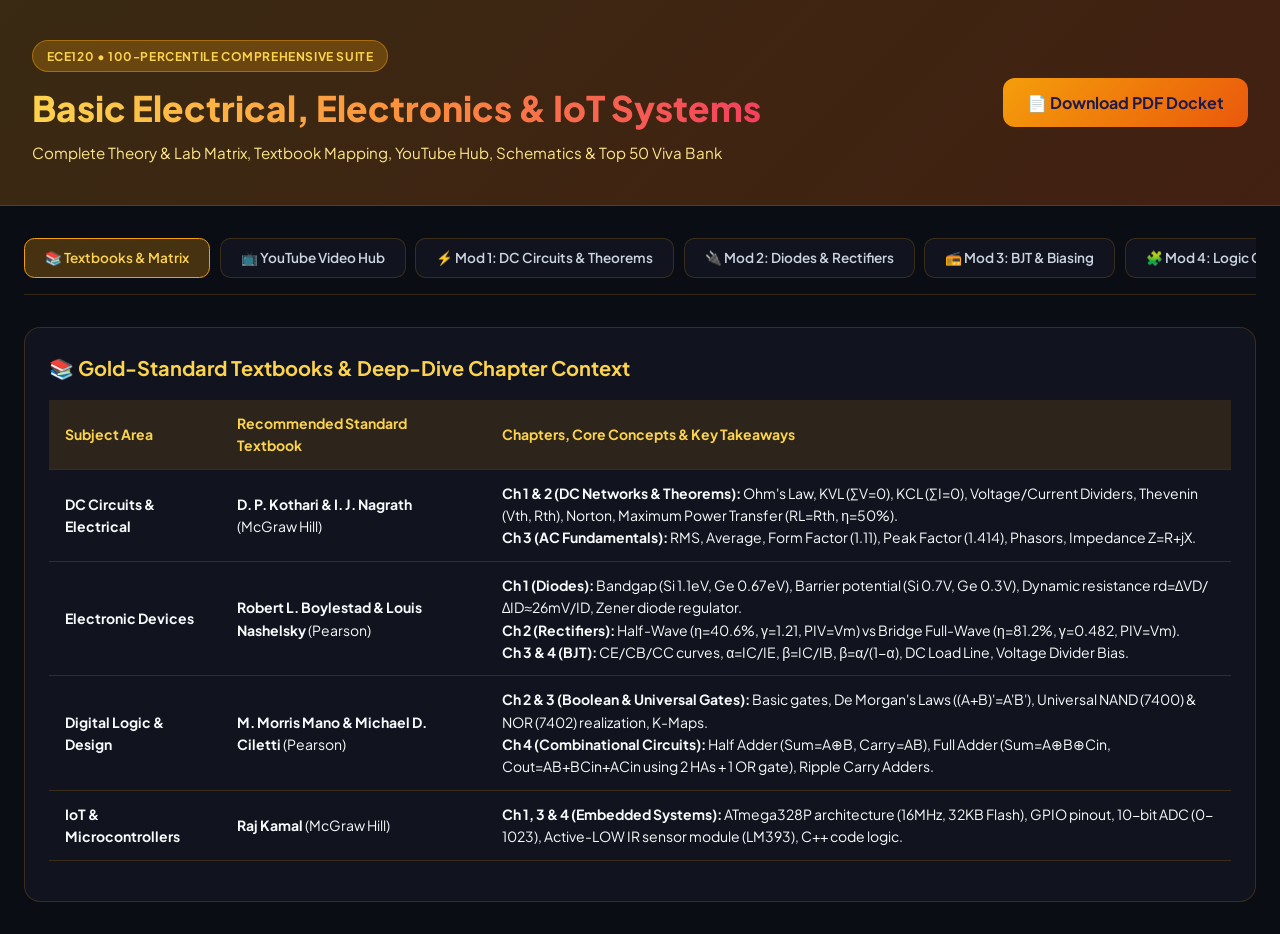
<file: subjects/ECE120_Ultimate_Master_Study_Dashboard.html>
<!DOCTYPE html>
<html lang="en">
<head>
    <meta charset="UTF-8">
    <meta name="viewport" content="width=device-width, initial-scale=1.0">
    <title>ECE120: Electronics, Digital Logic & IoT — 100-Percentile Master Hub</title>
    <link href="https://fonts.googleapis.com/css2?family=Plus+Jakarta+Sans:wght@300;400;500;600;700;800&family=JetBrains+Mono:wght@400;500;700&display=swap" rel="stylesheet">
    <style>
        :root {
            --bg-primary: #0a0d14;
            --bg-secondary: #131722;
            --bg-card: rgba(19, 23, 34, 0.85);
            --bg-card-hover: rgba(29, 35, 51, 0.95);
            --text-primary: #f8fafc;
            --text-secondary: #94a3b8;
            --accent-amber: #f59e0b;
            --accent-orange: #ea580c;
            --accent-cyan: #06b6d4;
            --accent-emerald: #10b981;
            --accent-rose: #f43f5e;
            --border-color: rgba(245, 158, 11, 0.18);
            --border-glow: rgba(245, 158, 11, 0.4);
            --glass-blur: blur(16px);
        }

        * { margin: 0; padding: 0; box-sizing: border-box; font-family: 'Plus Jakarta Sans', sans-serif; }
        body { background: var(--bg-primary); color: var(--text-primary); min-height: 100vh; line-height: 1.6; }

        .header-section {
            background: linear-gradient(135deg, rgba(245, 158, 11, 0.2), rgba(234, 88, 12, 0.25));
            border-bottom: 1px solid var(--border-color);
            padding: 2.5rem 2rem;
            position: relative;
        }

        .header-container { max-width: 1400px; margin: 0 auto; display: flex; justify-content: space-between; align-items: center; flex-wrap: wrap; gap: 1.5rem; }
        .badge { display: inline-flex; align-items: center; gap: 0.5rem; padding: 0.35rem 0.85rem; border-radius: 9999px; font-size: 0.75rem; font-weight: 700; text-transform: uppercase; letter-spacing: 0.05em; background: rgba(245, 158, 11, 0.25); color: #fcd34d; border: 1px solid rgba(245, 158, 11, 0.45); }
        .main-title { font-size: 2.2rem; font-weight: 800; margin-top: 0.5rem; background: linear-gradient(90deg, #fcd34d, #fb923c, #f43f5e); -webkit-background-clip: text; -webkit-text-fill-color: transparent; }
        .subtitle { color: #fde68a; font-size: 0.95rem; margin-top: 0.25rem; }

        .btn-action { background: linear-gradient(135deg, var(--accent-amber), var(--accent-orange)); color: #1e1b4b; border: none; padding: 0.75rem 1.5rem; border-radius: 0.75rem; font-weight: 700; cursor: pointer; display: inline-flex; align-items: center; gap: 0.5rem; text-decoration: none; transition: all 0.2s ease; }
        .btn-action:hover { transform: translateY(-2px); box-shadow: 0 8px 20px rgba(245, 158, 11, 0.4); }

        .container { max-width: 1400px; margin: 2rem auto; padding: 0 1.5rem; }
        .nav-tabs { display: flex; gap: 0.6rem; overflow-x: auto; padding-bottom: 1rem; border-bottom: 1px solid var(--border-color); margin-bottom: 2rem; }
        .nav-tab { background: var(--bg-card); border: 1px solid var(--border-color); color: #cbd5e1; padding: 0.65rem 1.25rem; border-radius: 0.65rem; font-weight: 600; font-size: 0.85rem; cursor: pointer; white-space: nowrap; transition: all 0.2s ease; }
        .nav-tab.active, .nav-tab:hover { background: rgba(245, 158, 11, 0.25); border-color: var(--accent-amber); color: #fcd34d; }

        .grid-2 { display: grid; grid-template-columns: repeat(auto-fit, minmax(480px, 1fr)); gap: 1.5rem; margin-bottom: 2rem; }
        .grid-3 { display: grid; grid-template-columns: repeat(auto-fit, minmax(320px, 1fr)); gap: 1.5rem; margin-bottom: 2rem; }

        .card { background: var(--bg-card); backdrop-filter: var(--glass-blur); border: 1px solid var(--border-color); border-radius: 1rem; padding: 1.5rem; transition: all 0.25s ease; margin-bottom: 1.5rem; }
        .card:hover { border-color: var(--border-glow); transform: translateY(-2px); box-shadow: 0 12px 30px rgba(0, 0, 0, 0.4); }
        .card-title { font-size: 1.25rem; font-weight: 700; color: #fcd34d; margin-bottom: 0.75rem; }

        .video-card { display: flex; flex-direction: column; justify-content: space-between; }
        .video-btn { background: rgba(239, 68, 68, 0.2); border: 1px solid rgba(239, 68, 68, 0.4); color: #fca5a5; padding: 0.6rem 1rem; border-radius: 0.5rem; text-decoration: none; font-weight: 600; font-size: 0.85rem; display: inline-flex; align-items: center; gap: 0.5rem; margin-top: 1rem; transition: 0.2s; }
        .video-btn:hover { background: #ef4444; color: #fff; }

        .chapter-box { background: rgba(255, 255, 255, 0.03); border-left: 3px solid var(--accent-amber); padding: 1rem; border-radius: 0 0.5rem 0.5rem 0; margin-bottom: 1rem; }
        .chapter-title { font-weight: 700; color: #fbbf24; margin-bottom: 0.25rem; font-size: 0.95rem; }
        .chapter-concept { font-size: 0.875rem; color: #e2e8f0; margin-bottom: 0.25rem; }
        .chapter-takeaway { font-size: 0.82rem; color: #fde68a; font-weight: 600; }

        .alert-box { background: rgba(245, 158, 11, 0.12); border-left: 3px solid #f59e0b; padding: 0.85rem; border-radius: 0 0.5rem 0.5rem 0; margin: 0.75rem 0; font-size: 0.85rem; color: #fde68a; }
        .danger-box { background: rgba(239, 68, 68, 0.12); border-left: 3px solid #ef4444; padding: 0.85rem; border-radius: 0 0.5rem 0.5rem 0; margin: 0.75rem 0; font-size: 0.85rem; color: #fca5a5; }

        table { width: 100%; border-collapse: collapse; margin: 1rem 0; font-size: 0.875rem; }
        th, td { padding: 0.75rem 1rem; text-align: left; border-bottom: 1px solid var(--border-color); }
        th { background: rgba(245, 158, 11, 0.12); color: #fcd34d; font-weight: 700; }

        .diagram-box { background: #05070d; border: 1px dashed var(--accent-amber); border-radius: 0.5rem; padding: 1.1rem; font-family: 'JetBrains Mono', monospace; font-size: 0.82rem; color: #fde68a; white-space: pre; overflow-x: auto; margin: 1rem 0; line-height: 1.45; }
    </style>
</head>
<body>

    <header class="header-section">
        <div class="header-container">
            <div>
                <span class="badge">ECE120 • 100-Percentile Comprehensive Suite</span>
                <h1 class="main-title">Basic Electrical, Electronics & IoT Systems</h1>
                <p class="subtitle">Complete Theory & Lab Matrix, Textbook Mapping, YouTube Hub, Schematics & Top 50 Viva Bank</p>
            </div>
            <div>
                <a href="ECE120_Ultimate_Master_Study_Guide_and_Video_Hub.pdf" class="btn-action" target="_blank">📄 Download PDF Docket</a>
            </div>
        </div>
    </header>

    <div class="container">
        <div class="nav-tabs">
            <button class="nav-tab active" onclick="showTab('textbooks')">📚 Textbooks & Matrix</button>
            <button class="nav-tab" onclick="showTab('videos')">📺 YouTube Video Hub</button>
            <button class="nav-tab" onclick="showTab('mod1')">⚡ Mod 1: DC Circuits & Theorems</button>
            <button class="nav-tab" onclick="showTab('mod2')">🔌 Mod 2: Diodes & Rectifiers</button>
            <button class="nav-tab" onclick="showTab('mod3')">📻 Mod 3: BJT & Biasing</button>
            <button class="nav-tab" onclick="showTab('mod4')">🧩 Mod 4: Logic Gates & NAND/NOR</button>
            <button class="nav-tab" onclick="showTab('mod5')">➕ Mod 5: Adders & Subtractors</button>
            <button class="nav-tab" onclick="showTab('mod6')">🤖 Mod 6: Arduino Uno & IR Sensor</button>
            <button class="nav-tab" onclick="showTab('practicals')">🧰 Lab Practicals (Exp 1-6)</button>
            <button class="nav-tab" onclick="showTab('viva')">🎯 Top 50 Master Viva Voce</button>
        </div>

        <!-- TAB: TEXTBOOKS & MATRIX -->
        <div id="tab-textbooks" class="tab-content">
            <div class="card">
                <h3 class="card-title">📚 Gold-Standard Textbooks & Deep-Dive Chapter Context</h3>
                <table>
                    <thead>
                        <tr>
                            <th>Subject Area</th>
                            <th>Recommended Standard Textbook</th>
                            <th>Chapters, Core Concepts & Key Takeaways</th>
                        </tr>
                    </thead>
                    <tbody>
                        <tr>
                            <td><strong>DC Circuits & Electrical</strong></td>
                            <td><strong>D. P. Kothari & I. J. Nagrath</strong> (McGraw Hill)</td>
                            <td><strong>Ch 1 & 2 (DC Networks & Theorems):</strong> Ohm's Law, KVL (∑V=0), KCL (∑I=0), Voltage/Current Dividers, Thevenin (Vth, Rth), Norton, Maximum Power Transfer (RL=Rth, η=50%).<br><strong>Ch 3 (AC Fundamentals):</strong> RMS, Average, Form Factor (1.11), Peak Factor (1.414), Phasors, Impedance Z=R+jX.</td>
                        </tr>
                        <tr>
                            <td><strong>Electronic Devices</strong></td>
                            <td><strong>Robert L. Boylestad & Louis Nashelsky</strong> (Pearson)</td>
                            <td><strong>Ch 1 (Diodes):</strong> Bandgap (Si 1.1eV, Ge 0.67eV), Barrier potential (Si 0.7V, Ge 0.3V), Dynamic resistance rd=ΔVD/ΔID≈26mV/ID, Zener diode regulator.<br><strong>Ch 2 (Rectifiers):</strong> Half-Wave (η=40.6%, γ=1.21, PIV=Vm) vs Bridge Full-Wave (η=81.2%, γ=0.482, PIV=Vm).<br><strong>Ch 3 & 4 (BJT):</strong> CE/CB/CC curves, α=IC/IE, β=IC/IB, β=α/(1-α), DC Load Line, Voltage Divider Bias.</td>
                        </tr>
                        <tr>
                            <td><strong>Digital Logic & Design</strong></td>
                            <td><strong>M. Morris Mano & Michael D. Ciletti</strong> (Pearson)</td>
                            <td><strong>Ch 2 & 3 (Boolean & Universal Gates):</strong> Basic gates, De Morgan's Laws ((A+B)'=A'B'), Universal NAND (7400) & NOR (7402) realization, K-Maps.<br><strong>Ch 4 (Combinational Circuits):</strong> Half Adder (Sum=A⊕B, Carry=AB), Full Adder (Sum=A⊕B⊕Cin, Cout=AB+BCin+ACin using 2 HAs + 1 OR gate), Ripple Carry Adders.</td>
                        </tr>
                        <tr>
                            <td><strong>IoT & Microcontrollers</strong></td>
                            <td><strong>Raj Kamal</strong> (McGraw Hill)</td>
                            <td><strong>Ch 1, 3 & 4 (Embedded Systems):</strong> ATmega328P architecture (16MHz, 32KB Flash), GPIO pinout, 10-bit ADC (0-1023), Active-LOW IR sensor module (LM393), C++ code logic.</td>
                        </tr>
                    </tbody>
                </table>
            </div>
        </div>

                        <!-- TAB: VIDEOS -->
        <div id="tab-videos" class="tab-content" style="display:none;">
            <div style="background: rgba(14,165,233,0.08); border: 1px solid rgba(14,165,233,0.25); border-radius: 0.75rem; padding: 1.25rem 1.5rem; margin-bottom: 1.5rem;">
                <div style="display: flex; justify-content: space-between; align-items: center; flex-wrap: wrap; gap: 0.75rem;">
                    <div>
                        <h3 style="color: #38bdf8; margin: 0 0 0.35rem;">📺 Basic Electrical, Electronics & IoT Lab — Prescribed Video Playlist</h3>
                        <span style="font-size: 0.88rem; color: #94a3b8;">Syllabus Study Quota: <strong style="color: #fbbf24;">10 Sequential Lectures (~4h 45m / 285 mins total)</strong></span>
                    </div>
                    <span class="badge" style="background: rgba(16,185,129,0.2); color: #34d399; font-size: 0.85rem; padding: 0.4rem 0.85rem; border: 1px solid rgba(16,185,129,0.4);">
                        🎯 100% Fixed Syllabus Coverage
                    </span>
                </div>
            </div>
            <div class="grid-3" style="display: grid; grid-template-columns: repeat(auto-fill, minmax(320px, 1fr)); gap: 1.25rem;">
                <div class="card video-card" style="border: 1px solid rgba(255,255,255,0.1); border-radius: 0.75rem; padding: 1.25rem; display: flex; flex-direction: column; justify-content: space-between; background: rgba(15,23,42,0.6);">
                    <div>
                        <!-- Playlist Sequence & Prescribed Time -->
                        <div style="display: flex; gap: 0.4rem; flex-wrap: wrap; margin-bottom: 0.6rem;">
                            <span class="badge" style="font-size: 0.72rem; padding: 0.25rem 0.55rem; background: rgba(14,165,233,0.2); color: #38bdf8; font-weight: 800;">🎬 Lecture #01 of 10</span>
                            <span class="badge" style="font-size: 0.72rem; padding: 0.25rem 0.55rem; background: rgba(245,158,11,0.2); color: #fbbf24; font-weight: 700;">⏱️ Fixed Time: 35 Mins</span>
                            <span class="badge" style="font-size: 0.72rem; padding: 0.25rem 0.55rem; background: rgba(139,92,246,0.2); color: #c084fc; font-weight: 700;">📈 +10.0% Syllabus</span>
                            <span class="badge" style="font-size: 0.72rem; padding: 0.25rem 0.55rem; background: rgba(16,185,129,0.2); color: #34d399; font-weight: 700;">🎯 15-Mark Mandatory Numerical</span>
                        </div>

                        <!-- Syllabus Module Callout -->
                        <div style="background: rgba(14,165,233,0.06); border: 1px dashed rgba(14,165,233,0.3); border-radius: 0.4rem; padding: 0.45rem 0.75rem; margin-bottom: 0.6rem; font-size: 0.82rem; color: #f8fafc;">
                            📖 <strong>Syllabus Module:</strong> <span style="color: #38bdf8;">Unit I § 1.1 — KCL, KVL, Thevenin's, Norton's & Maximum Power Theorems</span>
                        </div>

                        <h3 class="card-title" style="margin: 0.25rem 0 0.35rem; font-size: 1.05rem; color: #f8fafc;">Neso Academy Network Theory KVL KCL Thevenin</h3>
                        <div style="font-size: 0.8rem; color: #94a3b8; margin-bottom: 0.5rem; display: flex; gap: 0.75rem; flex-wrap: wrap;">
                            <span>📺 <strong>Faculty:</strong> <span style="color: #cbd5e1;">Neso Academy / Gate Smashers</span></span>
                            <span>⏳ <strong>Cumulative Time:</strong> <span style="color: #fbbf24;">35m / 4h 45m</span></span>
                        </div>
                        <p style="color: #cbd5e1; font-size: 0.84rem; line-height: 1.5; background: rgba(0,0,0,0.25); padding: 0.6rem 0.75rem; border-radius: 0.4rem; border-left: 3px solid #0284c7; margin: 0;">Node Voltage Analysis, Mesh Current Analysis, Thevenin & Norton equivalent derivations with solved numericals.</p>
                    </div>
                    <div style="margin-top: 1rem;">
                        <a href="https://www.youtube.com/results?search_query=Neso+Academy+Network+Theory+KVL+KCL" target="_blank" class="video-btn" style="background: #dc2626; color: white; border: none; padding: 0.6rem 1rem; border-radius: 0.5rem; text-decoration: none; font-weight: 700; font-size: 0.85rem; display: inline-flex; align-items: center; justify-content: center; gap: 0.4rem; width: 100%; transition: 0.2s;">
                            ▶ Watch Lecture #01 on YouTube
                        </a>
                    </div>
                </div>
                <div class="card video-card" style="border: 1px solid rgba(255,255,255,0.1); border-radius: 0.75rem; padding: 1.25rem; display: flex; flex-direction: column; justify-content: space-between; background: rgba(15,23,42,0.6);">
                    <div>
                        <!-- Playlist Sequence & Prescribed Time -->
                        <div style="display: flex; gap: 0.4rem; flex-wrap: wrap; margin-bottom: 0.6rem;">
                            <span class="badge" style="font-size: 0.72rem; padding: 0.25rem 0.55rem; background: rgba(14,165,233,0.2); color: #38bdf8; font-weight: 800;">🎬 Lecture #02 of 10</span>
                            <span class="badge" style="font-size: 0.72rem; padding: 0.25rem 0.55rem; background: rgba(245,158,11,0.2); color: #fbbf24; font-weight: 700;">⏱️ Fixed Time: 30 Mins</span>
                            <span class="badge" style="font-size: 0.72rem; padding: 0.25rem 0.55rem; background: rgba(139,92,246,0.2); color: #c084fc; font-weight: 700;">📈 +10.0% Syllabus</span>
                            <span class="badge" style="font-size: 0.72rem; padding: 0.25rem 0.55rem; background: rgba(16,185,129,0.2); color: #34d399; font-weight: 700;">🎯 15-Mark Numerical</span>
                        </div>

                        <!-- Syllabus Module Callout -->
                        <div style="background: rgba(14,165,233,0.06); border: 1px dashed rgba(14,165,233,0.3); border-radius: 0.4rem; padding: 0.45rem 0.75rem; margin-bottom: 0.6rem; font-size: 0.82rem; color: #f8fafc;">
                            📖 <strong>Syllabus Module:</strong> <span style="color: #38bdf8;">Unit II § 2.1 — Single-Phase AC Circuits, Phasors, Impedance & Power Factor</span>
                        </div>

                        <h3 class="card-title" style="margin: 0.25rem 0 0.35rem; font-size: 1.05rem; color: #f8fafc;">All About Electronics AC Circuit Analysis Phasors</h3>
                        <div style="font-size: 0.8rem; color: #94a3b8; margin-bottom: 0.5rem; display: flex; gap: 0.75rem; flex-wrap: wrap;">
                            <span>📺 <strong>Faculty:</strong> <span style="color: #cbd5e1;">All About Electronics</span></span>
                            <span>⏳ <strong>Cumulative Time:</strong> <span style="color: #fbbf24;">1h 5m / 4h 45m</span></span>
                        </div>
                        <p style="color: #cbd5e1; font-size: 0.84rem; line-height: 1.5; background: rgba(0,0,0,0.25); padding: 0.6rem 0.75rem; border-radius: 0.4rem; border-left: 3px solid #0284c7; margin: 0;">RMS, Average, Form factor, Impedance triangle ($R-L-C$ series/parallel resonance).</p>
                    </div>
                    <div style="margin-top: 1rem;">
                        <a href="https://www.youtube.com/results?search_query=All+About+Electronics+AC+Circuit+Analysis+Phasors" target="_blank" class="video-btn" style="background: #dc2626; color: white; border: none; padding: 0.6rem 1rem; border-radius: 0.5rem; text-decoration: none; font-weight: 700; font-size: 0.85rem; display: inline-flex; align-items: center; justify-content: center; gap: 0.4rem; width: 100%; transition: 0.2s;">
                            ▶ Watch Lecture #02 on YouTube
                        </a>
                    </div>
                </div>
                <div class="card video-card" style="border: 1px solid rgba(255,255,255,0.1); border-radius: 0.75rem; padding: 1.25rem; display: flex; flex-direction: column; justify-content: space-between; background: rgba(15,23,42,0.6);">
                    <div>
                        <!-- Playlist Sequence & Prescribed Time -->
                        <div style="display: flex; gap: 0.4rem; flex-wrap: wrap; margin-bottom: 0.6rem;">
                            <span class="badge" style="font-size: 0.72rem; padding: 0.25rem 0.55rem; background: rgba(14,165,233,0.2); color: #38bdf8; font-weight: 800;">🎬 Lecture #03 of 10</span>
                            <span class="badge" style="font-size: 0.72rem; padding: 0.25rem 0.55rem; background: rgba(245,158,11,0.2); color: #fbbf24; font-weight: 700;">⏱️ Fixed Time: 25 Mins</span>
                            <span class="badge" style="font-size: 0.72rem; padding: 0.25rem 0.55rem; background: rgba(139,92,246,0.2); color: #c084fc; font-weight: 700;">📈 +10.0% Syllabus</span>
                            <span class="badge" style="font-size: 0.72rem; padding: 0.25rem 0.55rem; background: rgba(16,185,129,0.2); color: #34d399; font-weight: 700;">🎯 10-Mark Section B</span>
                        </div>

                        <!-- Syllabus Module Callout -->
                        <div style="background: rgba(14,165,233,0.06); border: 1px dashed rgba(14,165,233,0.3); border-radius: 0.4rem; padding: 0.45rem 0.75rem; margin-bottom: 0.6rem; font-size: 0.82rem; color: #f8fafc;">
                            📖 <strong>Syllabus Module:</strong> <span style="color: #38bdf8;">Unit III § 3.1 — P-N Junction Diode V-I Characteristics & Dynamic Resistance</span>
                        </div>

                        <h3 class="card-title" style="margin: 0.25rem 0 0.35rem; font-size: 1.05rem; color: #f8fafc;">All About Electronics PN Junction Diode V-I Characteristics</h3>
                        <div style="font-size: 0.8rem; color: #94a3b8; margin-bottom: 0.5rem; display: flex; gap: 0.75rem; flex-wrap: wrap;">
                            <span>📺 <strong>Faculty:</strong> <span style="color: #cbd5e1;">All About Electronics / Neso Academy</span></span>
                            <span>⏳ <strong>Cumulative Time:</strong> <span style="color: #fbbf24;">1h 30m / 4h 45m</span></span>
                        </div>
                        <p style="color: #cbd5e1; font-size: 0.84rem; line-height: 1.5; background: rgba(0,0,0,0.25); padding: 0.6rem 0.75rem; border-radius: 0.4rem; border-left: 3px solid #0284c7; margin: 0;">Barrier potential derivation, forward/reverse bias, dynamic resistance, Zener diode breakdown.</p>
                    </div>
                    <div style="margin-top: 1rem;">
                        <a href="https://www.youtube.com/results?search_query=All+About+Electronics+PN+Junction+Diode+Characteristics" target="_blank" class="video-btn" style="background: #dc2626; color: white; border: none; padding: 0.6rem 1rem; border-radius: 0.5rem; text-decoration: none; font-weight: 700; font-size: 0.85rem; display: inline-flex; align-items: center; justify-content: center; gap: 0.4rem; width: 100%; transition: 0.2s;">
                            ▶ Watch Lecture #03 on YouTube
                        </a>
                    </div>
                </div>
                <div class="card video-card" style="border: 1px solid rgba(255,255,255,0.1); border-radius: 0.75rem; padding: 1.25rem; display: flex; flex-direction: column; justify-content: space-between; background: rgba(15,23,42,0.6);">
                    <div>
                        <!-- Playlist Sequence & Prescribed Time -->
                        <div style="display: flex; gap: 0.4rem; flex-wrap: wrap; margin-bottom: 0.6rem;">
                            <span class="badge" style="font-size: 0.72rem; padding: 0.25rem 0.55rem; background: rgba(14,165,233,0.2); color: #38bdf8; font-weight: 800;">🎬 Lecture #04 of 10</span>
                            <span class="badge" style="font-size: 0.72rem; padding: 0.25rem 0.55rem; background: rgba(245,158,11,0.2); color: #fbbf24; font-weight: 700;">⏱️ Fixed Time: 30 Mins</span>
                            <span class="badge" style="font-size: 0.72rem; padding: 0.25rem 0.55rem; background: rgba(139,92,246,0.2); color: #c084fc; font-weight: 700;">📈 +10.0% Syllabus</span>
                            <span class="badge" style="font-size: 0.72rem; padding: 0.25rem 0.55rem; background: rgba(16,185,129,0.2); color: #34d399; font-weight: 700;">🎯 15-Mark Mandatory Derivation</span>
                        </div>

                        <!-- Syllabus Module Callout -->
                        <div style="background: rgba(14,165,233,0.06); border: 1px dashed rgba(14,165,233,0.3); border-radius: 0.4rem; padding: 0.45rem 0.75rem; margin-bottom: 0.6rem; font-size: 0.82rem; color: #f8fafc;">
                            📖 <strong>Syllabus Module:</strong> <span style="color: #38bdf8;">Unit III § 3.2 — Half-Wave & Full-Wave Bridge Rectifiers, Ripple & PIV</span>
                        </div>

                        <h3 class="card-title" style="margin: 0.25rem 0 0.35rem; font-size: 1.05rem; color: #f8fafc;">All About Electronics Half Wave and Full Wave Rectifier</h3>
                        <div style="font-size: 0.8rem; color: #94a3b8; margin-bottom: 0.5rem; display: flex; gap: 0.75rem; flex-wrap: wrap;">
                            <span>📺 <strong>Faculty:</strong> <span style="color: #cbd5e1;">All About Electronics</span></span>
                            <span>⏳ <strong>Cumulative Time:</strong> <span style="color: #fbbf24;">2h 0m / 4h 45m</span></span>
                        </div>
                        <p style="color: #cbd5e1; font-size: 0.84rem; line-height: 1.5; background: rgba(0,0,0,0.25); padding: 0.6rem 0.75rem; border-radius: 0.4rem; border-left: 3px solid #0284c7; margin: 0;">Circuit diagrams, derivation of efficiency ($\eta$), Ripple factor ($\gamma$), and PIV ratings.</p>
                    </div>
                    <div style="margin-top: 1rem;">
                        <a href="https://www.youtube.com/results?search_query=All+About+Electronics+Half+Wave+and+Full+Wave+Rectifier" target="_blank" class="video-btn" style="background: #dc2626; color: white; border: none; padding: 0.6rem 1rem; border-radius: 0.5rem; text-decoration: none; font-weight: 700; font-size: 0.85rem; display: inline-flex; align-items: center; justify-content: center; gap: 0.4rem; width: 100%; transition: 0.2s;">
                            ▶ Watch Lecture #04 on YouTube
                        </a>
                    </div>
                </div>
                <div class="card video-card" style="border: 1px solid rgba(255,255,255,0.1); border-radius: 0.75rem; padding: 1.25rem; display: flex; flex-direction: column; justify-content: space-between; background: rgba(15,23,42,0.6);">
                    <div>
                        <!-- Playlist Sequence & Prescribed Time -->
                        <div style="display: flex; gap: 0.4rem; flex-wrap: wrap; margin-bottom: 0.6rem;">
                            <span class="badge" style="font-size: 0.72rem; padding: 0.25rem 0.55rem; background: rgba(14,165,233,0.2); color: #38bdf8; font-weight: 800;">🎬 Lecture #05 of 10</span>
                            <span class="badge" style="font-size: 0.72rem; padding: 0.25rem 0.55rem; background: rgba(245,158,11,0.2); color: #fbbf24; font-weight: 700;">⏱️ Fixed Time: 30 Mins</span>
                            <span class="badge" style="font-size: 0.72rem; padding: 0.25rem 0.55rem; background: rgba(139,92,246,0.2); color: #c084fc; font-weight: 700;">📈 +10.0% Syllabus</span>
                            <span class="badge" style="font-size: 0.72rem; padding: 0.25rem 0.55rem; background: rgba(16,185,129,0.2); color: #34d399; font-weight: 700;">🎯 10-Mark Derivation</span>
                        </div>

                        <!-- Syllabus Module Callout -->
                        <div style="background: rgba(14,165,233,0.06); border: 1px dashed rgba(14,165,233,0.3); border-radius: 0.4rem; padding: 0.45rem 0.75rem; margin-bottom: 0.6rem; font-size: 0.82rem; color: #f8fafc;">
                            📖 <strong>Syllabus Module:</strong> <span style="color: #38bdf8;">Unit IV § 4.1 — Bipolar Junction Transistors (BJT) CE Modes, α & β Relations</span>
                        </div>

                        <h3 class="card-title" style="margin: 0.25rem 0 0.35rem; font-size: 1.05rem; color: #f8fafc;">Neso Academy BJT Transistor Characteristics and Biasing</h3>
                        <div style="font-size: 0.8rem; color: #94a3b8; margin-bottom: 0.5rem; display: flex; gap: 0.75rem; flex-wrap: wrap;">
                            <span>📺 <strong>Faculty:</strong> <span style="color: #cbd5e1;">Neso Academy</span></span>
                            <span>⏳ <strong>Cumulative Time:</strong> <span style="color: #fbbf24;">2h 30m / 4h 45m</span></span>
                        </div>
                        <p style="color: #cbd5e1; font-size: 0.84rem; line-height: 1.5; background: rgba(0,0,0,0.25); padding: 0.6rem 0.75rem; border-radius: 0.4rem; border-left: 3px solid #0284c7; margin: 0;">CE/CB input/output curves, DC load line, Q-point stability, Voltage Divider Biasing.</p>
                    </div>
                    <div style="margin-top: 1rem;">
                        <a href="https://www.youtube.com/results?search_query=Neso+Academy+BJT+Transistor+Biasing" target="_blank" class="video-btn" style="background: #dc2626; color: white; border: none; padding: 0.6rem 1rem; border-radius: 0.5rem; text-decoration: none; font-weight: 700; font-size: 0.85rem; display: inline-flex; align-items: center; justify-content: center; gap: 0.4rem; width: 100%; transition: 0.2s;">
                            ▶ Watch Lecture #05 on YouTube
                        </a>
                    </div>
                </div>
                <div class="card video-card" style="border: 1px solid rgba(255,255,255,0.1); border-radius: 0.75rem; padding: 1.25rem; display: flex; flex-direction: column; justify-content: space-between; background: rgba(15,23,42,0.6);">
                    <div>
                        <!-- Playlist Sequence & Prescribed Time -->
                        <div style="display: flex; gap: 0.4rem; flex-wrap: wrap; margin-bottom: 0.6rem;">
                            <span class="badge" style="font-size: 0.72rem; padding: 0.25rem 0.55rem; background: rgba(14,165,233,0.2); color: #38bdf8; font-weight: 800;">🎬 Lecture #06 of 10</span>
                            <span class="badge" style="font-size: 0.72rem; padding: 0.25rem 0.55rem; background: rgba(245,158,11,0.2); color: #fbbf24; font-weight: 700;">⏱️ Fixed Time: 25 Mins</span>
                            <span class="badge" style="font-size: 0.72rem; padding: 0.25rem 0.55rem; background: rgba(139,92,246,0.2); color: #c084fc; font-weight: 700;">📈 +10.0% Syllabus</span>
                            <span class="badge" style="font-size: 0.72rem; padding: 0.25rem 0.55rem; background: rgba(16,185,129,0.2); color: #34d399; font-weight: 700;">🎯 10-Mark Circuit Design</span>
                        </div>

                        <!-- Syllabus Module Callout -->
                        <div style="background: rgba(14,165,233,0.06); border: 1px dashed rgba(14,165,233,0.3); border-radius: 0.4rem; padding: 0.45rem 0.75rem; margin-bottom: 0.6rem; font-size: 0.82rem; color: #f8fafc;">
                            📖 <strong>Syllabus Module:</strong> <span style="color: #38bdf8;">Unit V § 5.1 — Universal Logic Gates (NAND & NOR Gate Realizations)</span>
                        </div>

                        <h3 class="card-title" style="margin: 0.25rem 0 0.35rem; font-size: 1.05rem; color: #f8fafc;">Neso Academy Logic Gates and Universal Gates Realization</h3>
                        <div style="font-size: 0.8rem; color: #94a3b8; margin-bottom: 0.5rem; display: flex; gap: 0.75rem; flex-wrap: wrap;">
                            <span>📺 <strong>Faculty:</strong> <span style="color: #cbd5e1;">Neso Academy</span></span>
                            <span>⏳ <strong>Cumulative Time:</strong> <span style="color: #fbbf24;">2h 55m / 4h 45m</span></span>
                        </div>
                        <p style="color: #cbd5e1; font-size: 0.84rem; line-height: 1.5; background: rgba(0,0,0,0.25); padding: 0.6rem 0.75rem; border-radius: 0.4rem; border-left: 3px solid #0284c7; margin: 0;">Truth tables, De Morgan's theorems, implementing NOT, AND, OR, XOR, XNOR using NAND/NOR only.</p>
                    </div>
                    <div style="margin-top: 1rem;">
                        <a href="https://www.youtube.com/results?search_query=Neso+Academy+Logic+Gates+Universal+Gates" target="_blank" class="video-btn" style="background: #dc2626; color: white; border: none; padding: 0.6rem 1rem; border-radius: 0.5rem; text-decoration: none; font-weight: 700; font-size: 0.85rem; display: inline-flex; align-items: center; justify-content: center; gap: 0.4rem; width: 100%; transition: 0.2s;">
                            ▶ Watch Lecture #06 on YouTube
                        </a>
                    </div>
                </div>
                <div class="card video-card" style="border: 1px solid rgba(255,255,255,0.1); border-radius: 0.75rem; padding: 1.25rem; display: flex; flex-direction: column; justify-content: space-between; background: rgba(15,23,42,0.6);">
                    <div>
                        <!-- Playlist Sequence & Prescribed Time -->
                        <div style="display: flex; gap: 0.4rem; flex-wrap: wrap; margin-bottom: 0.6rem;">
                            <span class="badge" style="font-size: 0.72rem; padding: 0.25rem 0.55rem; background: rgba(14,165,233,0.2); color: #38bdf8; font-weight: 800;">🎬 Lecture #07 of 10</span>
                            <span class="badge" style="font-size: 0.72rem; padding: 0.25rem 0.55rem; background: rgba(245,158,11,0.2); color: #fbbf24; font-weight: 700;">⏱️ Fixed Time: 30 Mins</span>
                            <span class="badge" style="font-size: 0.72rem; padding: 0.25rem 0.55rem; background: rgba(139,92,246,0.2); color: #c084fc; font-weight: 700;">📈 +10.0% Syllabus</span>
                            <span class="badge" style="font-size: 0.72rem; padding: 0.25rem 0.55rem; background: rgba(16,185,129,0.2); color: #34d399; font-weight: 700;">🎯 15-Mark Circuit Design</span>
                        </div>

                        <!-- Syllabus Module Callout -->
                        <div style="background: rgba(14,165,233,0.06); border: 1px dashed rgba(14,165,233,0.3); border-radius: 0.4rem; padding: 0.45rem 0.75rem; margin-bottom: 0.6rem; font-size: 0.82rem; color: #f8fafc;">
                            📖 <strong>Syllabus Module:</strong> <span style="color: #38bdf8;">Unit V § 5.2 — Half Adder, Full Adder & 4-Variable K-Map Minimization</span>
                        </div>

                        <h3 class="card-title" style="margin: 0.25rem 0 0.35rem; font-size: 1.05rem; color: #f8fafc;">Gate Smashers Half Adder and Full Adder</h3>
                        <div style="font-size: 0.8rem; color: #94a3b8; margin-bottom: 0.5rem; display: flex; gap: 0.75rem; flex-wrap: wrap;">
                            <span>📺 <strong>Faculty:</strong> <span style="color: #cbd5e1;">Gate Smashers / Neso Academy</span></span>
                            <span>⏳ <strong>Cumulative Time:</strong> <span style="color: #fbbf24;">3h 25m / 4h 45m</span></span>
                        </div>
                        <p style="color: #cbd5e1; font-size: 0.84rem; line-height: 1.5; background: rgba(0,0,0,0.25); padding: 0.6rem 0.75rem; border-radius: 0.4rem; border-left: 3px solid #0284c7; margin: 0;">2, 3, 4-variable K-maps, Half/Full adder logic diagrams, Ripple carry adders.</p>
                    </div>
                    <div style="margin-top: 1rem;">
                        <a href="https://www.youtube.com/results?search_query=Gate+Smashers+Half+Adder+and+Full+Adder" target="_blank" class="video-btn" style="background: #dc2626; color: white; border: none; padding: 0.6rem 1rem; border-radius: 0.5rem; text-decoration: none; font-weight: 700; font-size: 0.85rem; display: inline-flex; align-items: center; justify-content: center; gap: 0.4rem; width: 100%; transition: 0.2s;">
                            ▶ Watch Lecture #07 on YouTube
                        </a>
                    </div>
                </div>
                <div class="card video-card" style="border: 1px solid rgba(255,255,255,0.1); border-radius: 0.75rem; padding: 1.25rem; display: flex; flex-direction: column; justify-content: space-between; background: rgba(15,23,42,0.6);">
                    <div>
                        <!-- Playlist Sequence & Prescribed Time -->
                        <div style="display: flex; gap: 0.4rem; flex-wrap: wrap; margin-bottom: 0.6rem;">
                            <span class="badge" style="font-size: 0.72rem; padding: 0.25rem 0.55rem; background: rgba(14,165,233,0.2); color: #38bdf8; font-weight: 800;">🎬 Lecture #08 of 10</span>
                            <span class="badge" style="font-size: 0.72rem; padding: 0.25rem 0.55rem; background: rgba(245,158,11,0.2); color: #fbbf24; font-weight: 700;">⏱️ Fixed Time: 25 Mins</span>
                            <span class="badge" style="font-size: 0.72rem; padding: 0.25rem 0.55rem; background: rgba(139,92,246,0.2); color: #c084fc; font-weight: 700;">📈 +10.0% Syllabus</span>
                            <span class="badge" style="font-size: 0.72rem; padding: 0.25rem 0.55rem; background: rgba(16,185,129,0.2); color: #34d399; font-weight: 700;">🎯 15-Mark Lab Exam</span>
                        </div>

                        <!-- Syllabus Module Callout -->
                        <div style="background: rgba(14,165,233,0.06); border: 1px dashed rgba(14,165,233,0.3); border-radius: 0.4rem; padding: 0.45rem 0.75rem; margin-bottom: 0.6rem; font-size: 0.82rem; color: #f8fafc;">
                            📖 <strong>Syllabus Module:</strong> <span style="color: #38bdf8;">Unit VI § 6.1 — Breadboard Wiring, IC Pinouts & Multimeter Calibration</span>
                        </div>

                        <h3 class="card-title" style="margin: 0.25rem 0 0.35rem; font-size: 1.05rem; color: #f8fafc;">All About Electronics Breadboard Multimeter Diode Practical</h3>
                        <div style="font-size: 0.8rem; color: #94a3b8; margin-bottom: 0.5rem; display: flex; gap: 0.75rem; flex-wrap: wrap;">
                            <span>📺 <strong>Faculty:</strong> <span style="color: #cbd5e1;">All About Electronics</span></span>
                            <span>⏳ <strong>Cumulative Time:</strong> <span style="color: #fbbf24;">3h 50m / 4h 45m</span></span>
                        </div>
                        <p style="color: #cbd5e1; font-size: 0.84rem; line-height: 1.5; background: rgba(0,0,0,0.25); padding: 0.6rem 0.75rem; border-radius: 0.4rem; border-left: 3px solid #0284c7; margin: 0;">Physical hardware wiring, DMM voltage/current measurement, IC 74xx testing on trainer kit.</p>
                    </div>
                    <div style="margin-top: 1rem;">
                        <a href="https://www.youtube.com/results?search_query=All+About+Electronics+Breadboard+Practical+Experiments" target="_blank" class="video-btn" style="background: #dc2626; color: white; border: none; padding: 0.6rem 1rem; border-radius: 0.5rem; text-decoration: none; font-weight: 700; font-size: 0.85rem; display: inline-flex; align-items: center; justify-content: center; gap: 0.4rem; width: 100%; transition: 0.2s;">
                            ▶ Watch Lecture #08 on YouTube
                        </a>
                    </div>
                </div>
                <div class="card video-card" style="border: 1px solid rgba(255,255,255,0.1); border-radius: 0.75rem; padding: 1.25rem; display: flex; flex-direction: column; justify-content: space-between; background: rgba(15,23,42,0.6);">
                    <div>
                        <!-- Playlist Sequence & Prescribed Time -->
                        <div style="display: flex; gap: 0.4rem; flex-wrap: wrap; margin-bottom: 0.6rem;">
                            <span class="badge" style="font-size: 0.72rem; padding: 0.25rem 0.55rem; background: rgba(14,165,233,0.2); color: #38bdf8; font-weight: 800;">🎬 Lecture #09 of 10</span>
                            <span class="badge" style="font-size: 0.72rem; padding: 0.25rem 0.55rem; background: rgba(245,158,11,0.2); color: #fbbf24; font-weight: 700;">⏱️ Fixed Time: 25 Mins</span>
                            <span class="badge" style="font-size: 0.72rem; padding: 0.25rem 0.55rem; background: rgba(139,92,246,0.2); color: #c084fc; font-weight: 700;">📈 +10.0% Syllabus</span>
                            <span class="badge" style="font-size: 0.72rem; padding: 0.25rem 0.55rem; background: rgba(16,185,129,0.2); color: #34d399; font-weight: 700;">🎯 15-Mark Lab Exam</span>
                        </div>

                        <!-- Syllabus Module Callout -->
                        <div style="background: rgba(14,165,233,0.06); border: 1px dashed rgba(14,165,233,0.3); border-radius: 0.4rem; padding: 0.45rem 0.75rem; margin-bottom: 0.6rem; font-size: 0.82rem; color: #f8fafc;">
                            📖 <strong>Syllabus Module:</strong> <span style="color: #38bdf8;">Unit VI § 6.2 — Arduino UNO Sensor I/O (LDR, Ultrasonic & PWM AnalogWrite)</span>
                        </div>

                        <h3 class="card-title" style="margin: 0.25rem 0 0.35rem; font-size: 1.05rem; color: #f8fafc;">Arduino Uno IR Sensor Interfacing Circuit Digest</h3>
                        <div style="font-size: 0.8rem; color: #94a3b8; margin-bottom: 0.5rem; display: flex; gap: 0.75rem; flex-wrap: wrap;">
                            <span>📺 <strong>Faculty:</strong> <span style="color: #cbd5e1;">Circuit Digest</span></span>
                            <span>⏳ <strong>Cumulative Time:</strong> <span style="color: #fbbf24;">4h 15m / 4h 45m</span></span>
                        </div>
                        <p style="color: #cbd5e1; font-size: 0.84rem; line-height: 1.5; background: rgba(0,0,0,0.25); padding: 0.6rem 0.75rem; border-radius: 0.4rem; border-left: 3px solid #0284c7; margin: 0;">Complete wiring, active-LOW `digitalRead()` logic, Serial monitor debugging, buzzer alerts.</p>
                    </div>
                    <div style="margin-top: 1rem;">
                        <a href="https://www.youtube.com/results?search_query=Arduino+Uno+IR+Sensor+Interfacing+Circuit+Digest" target="_blank" class="video-btn" style="background: #dc2626; color: white; border: none; padding: 0.6rem 1rem; border-radius: 0.5rem; text-decoration: none; font-weight: 700; font-size: 0.85rem; display: inline-flex; align-items: center; justify-content: center; gap: 0.4rem; width: 100%; transition: 0.2s;">
                            ▶ Watch Lecture #09 on YouTube
                        </a>
                    </div>
                </div>
                <div class="card video-card" style="border: 1px solid rgba(255,255,255,0.1); border-radius: 0.75rem; padding: 1.25rem; display: flex; flex-direction: column; justify-content: space-between; background: rgba(15,23,42,0.6);">
                    <div>
                        <!-- Playlist Sequence & Prescribed Time -->
                        <div style="display: flex; gap: 0.4rem; flex-wrap: wrap; margin-bottom: 0.6rem;">
                            <span class="badge" style="font-size: 0.72rem; padding: 0.25rem 0.55rem; background: rgba(14,165,233,0.2); color: #38bdf8; font-weight: 800;">🎬 Lecture #10 of 10</span>
                            <span class="badge" style="font-size: 0.72rem; padding: 0.25rem 0.55rem; background: rgba(245,158,11,0.2); color: #fbbf24; font-weight: 700;">⏱️ Fixed Time: 30 Mins</span>
                            <span class="badge" style="font-size: 0.72rem; padding: 0.25rem 0.55rem; background: rgba(139,92,246,0.2); color: #c084fc; font-weight: 700;">📈 +10.0% Syllabus</span>
                            <span class="badge" style="font-size: 0.72rem; padding: 0.25rem 0.55rem; background: rgba(16,185,129,0.2); color: #34d399; font-weight: 700;">🎯 20-Mark Viva Voce</span>
                        </div>

                        <!-- Syllabus Module Callout -->
                        <div style="background: rgba(14,165,233,0.06); border: 1px dashed rgba(14,165,233,0.3); border-radius: 0.4rem; padding: 0.45rem 0.75rem; margin-bottom: 0.6rem; font-size: 0.82rem; color: #f8fafc;">
                            📖 <strong>Syllabus Module:</strong> <span style="color: #38bdf8;">Unit VI § 6.3 — Top 30 Comprehensive Electrical & Electronics Viva Voce Bank</span>
                        </div>

                        <h3 class="card-title" style="margin: 0.25rem 0 0.35rem; font-size: 1.05rem; color: #f8fafc;">Digital Electronics & Basic Electrical Viva Questions Gate Smashers</h3>
                        <div style="font-size: 0.8rem; color: #94a3b8; margin-bottom: 0.5rem; display: flex; gap: 0.75rem; flex-wrap: wrap;">
                            <span>📺 <strong>Faculty:</strong> <span style="color: #cbd5e1;">Gate Smashers</span></span>
                            <span>⏳ <strong>Cumulative Time:</strong> <span style="color: #fbbf24;">4h 45m / 4h 45m</span></span>
                        </div>
                        <p style="color: #cbd5e1; font-size: 0.84rem; line-height: 1.5; background: rgba(0,0,0,0.25); padding: 0.6rem 0.75rem; border-radius: 0.4rem; border-left: 3px solid #0284c7; margin: 0;">50+ examiner questions, troubleshooting breadboard errors, IC pinout traps.</p>
                    </div>
                    <div style="margin-top: 1rem;">
                        <a href="https://www.youtube.com/results?search_query=Digital+Electronics+Viva+Questions+Gate+Smashers" target="_blank" class="video-btn" style="background: #dc2626; color: white; border: none; padding: 0.6rem 1rem; border-radius: 0.5rem; text-decoration: none; font-weight: 700; font-size: 0.85rem; display: inline-flex; align-items: center; justify-content: center; gap: 0.4rem; width: 100%; transition: 0.2s;">
                            ▶ Watch Lecture #10 on YouTube
                        </a>
                    </div>
                </div>
            </div>
        </div>

                <!-- TAB: MODULE 1 -->
        <div id="tab-mod1" class="tab-content" style="display:none;">
            <div class="card" style="background: rgba(15,23,42,0.6); border: 1px solid rgba(255,255,255,0.1); border-radius: 0.75rem; padding: 1.5rem; margin-bottom: 1.5rem;">
                <div style="display: flex; justify-content: space-between; align-items: center; flex-wrap: wrap; gap: 0.5rem; margin-bottom: 1rem; border-bottom: 1px solid rgba(255,255,255,0.1); padding-bottom: 0.75rem;">
                    <h2 class="card-title" style="margin: 0; color: #38bdf8; font-size: 1.35rem;">⚡ Module 1: DC Circuit Analysis & Network Theorems</h2>
                    <span class="badge" style="background: rgba(14,165,233,0.15); color: #38bdf8; font-size: 0.75rem; padding: 0.3rem 0.6rem; border-radius: 9999px;">Syllabus Module 1</span>
                </div>
<h3 style="color:#38bdf8; margin-top:1.5rem; margin-bottom:0.5rem; font-size:1.15rem;">1.1 Fundamental Laws & Rules</h3>
* <strong>Ohm's Law:</strong> $V = I \times R$, valid only at constant temperature for linear bilateral conductors.
* <strong>Kirchhoff's Current Law (KCL):</strong> The algebraic sum of currents entering any electrical node is zero.
  $$\sum I_{\text{entering}} = \sum I_{\text{leaving}} \iff \sum I = 0 \quad \text{(Conservation of Electric Charge)}$$
* <strong>Kirchhoff's Voltage Law (KVL):</strong> The algebraic sum of all voltages around any closed loop is zero.
  $$\sum V_{\text{rises}} - \sum V_{\text{drops}} = 0 \iff \sum V = 0 \quad \text{(Conservation of Energy)}$$
* <strong>Voltage Divider Rule (Series Circuit):</strong>
  $$V_x = V_s \times \left[ \frac{R_x}{R_1 + R_2 + \dots + R_n} \right] \quad \text{(Current } I \text{ is constant)}$$
* <strong>Current Divider Rule (2 Parallel Branches):</strong>
  $$I_1 = I_s \times \left[ \frac{R_2}{R_1 + R_2} \right], \quad I_2 = I_s \times \left[ \frac{R_1}{R_1 + R_2} \right] \quad \text{(Voltage } V \text{ is constant)}$$
<div class="code-block" style="background:#090d16; border:1px solid rgba(255,255,255,0.1); border-radius:0.5rem; padding:1rem; font-family:'JetBrains Mono', monospace; font-size:0.85rem; color:#38bdf8; overflow-x:auto; margin:1rem 0;"><pre style="margin:0;"><code>                        DC CIRCUIT ANALYSIS LOGIC FLOWCHART
                                         │
                        [ COMPLEX RESISTIVE DC NETWORK ]
                                         │
        ┌────────────────────────────────┴────────────────────────────────┐
        ▼                                                                 ▼
[ MESH / LOOP ANALYSIS ]                                      [ NODAL VOLTAGE ANALYSIS ]
<ul style="margin: 0.5rem 0 1rem 1.5rem; line-height: 1.6; color: #cbd5e1;">
  <li style="margin-bottom:0.35rem;">Identify independent planar meshes                          • Identify Essential Nodes &amp; pick 1 Ground (0V)</li>
  <li style="margin-bottom:0.35rem;">Assign clockwise loop currents I1, I2                       • Apply KCL at each non-ground node</li>
  <li style="margin-bottom:0.35rem;">Apply KVL: Sum(V) = 0                                       • Express branch currents: I = (V_node - V_adj)/R</li>
  <li style="margin-bottom:0.35rem;">Solve simultaneous linear equations                         • Solve node voltages matrix [G][V] = [I]</li>
</ul>
        │                                                                 │
        └────────────────────────────────┬────────────────────────────────┘
                                         ▼
                             [ NETWORK THEOREMS ]
        ┌────────────────────────────────┼────────────────────────────────┐
        ▼                                ▼                                ▼
[ THEVENIN'S THEOREM ]         [ NORTON'S THEOREM ]         [ MAX POWER TRANSFER ]
Replace network with:          Replace network with:        Max power delivered when:
<ul style="margin: 0.5rem 0 1rem 1.5rem; line-height: 1.6; color: #cbd5e1;">
  <li style="margin-bottom:0.35rem;">Vth = Open-Circuit Voltage   • IN = Short-Circuit Current • R_Load = R_Thevenin</li>
  <li style="margin-bottom:0.35rem;">Rth = Dead-source resistance • RN = Rth (in parallel)     • Max Efficiency η = 50%</li>
</ul>
</code></pre></div>
<h3 style="color:#38bdf8; margin-top:1.5rem; margin-bottom:0.5rem; font-size:1.15rem;">1.2 Thevenin's Theorem Step-by-Step Procedure:</h3>
1. <strong>Remove the Load Resistor ($R_L$):</strong> Disconnect $R_L$ between terminal terminals $A$ and $B$.
2. <strong>Calculate Open-Circuit Voltage ($V_{th}$):</strong> Find the potential difference $V_{AB}$ across terminals $A-B$ using KVL or Nodal Analysis.
3. <strong>Calculate Thevenin Resistance ($R_{th}$):</strong> Deactivate all independent sources (replace independent <strong>Voltage Sources with Short Circuits</strong> and independent <strong>Current Sources with Open Circuits</strong>). Calculate equivalent resistance looking into terminals $A-B$.
4. <strong>Draw Thevenin Equivalent Circuit:</strong> Connect $V_{th}$ in series with $R_{th}$ and reconnect $R_L$.
5. <strong>Calculate Load Current ($I_L$) & Load Voltage ($V_L$):</strong>
   $$I_L = \frac{V_{th}}{R_{th} + R_L}, \quad V_L = I_L \times R_L$$
<p style="color:#cbd5e1; line-height:1.6; margin-bottom:0.85rem;">---</p>
<p style="color:#cbd5e1; line-height:1.6; margin-bottom:0.85rem;"><a name="module-2"></a></p>
            </div>
        </div>

        <!-- TAB: MODULE 2 -->
        <div id="tab-mod2" class="tab-content" style="display:none;">
            <div class="card" style="background: rgba(15,23,42,0.6); border: 1px solid rgba(255,255,255,0.1); border-radius: 0.75rem; padding: 1.5rem; margin-bottom: 1.5rem;">
                <div style="display: flex; justify-content: space-between; align-items: center; flex-wrap: wrap; gap: 0.5rem; margin-bottom: 1rem; border-bottom: 1px solid rgba(255,255,255,0.1); padding-bottom: 0.75rem;">
                    <h2 class="card-title" style="margin: 0; color: #38bdf8; font-size: 1.35rem;">🔌 Module 2: Semiconductor Diodes & Rectifiers</h2>
                    <span class="badge" style="background: rgba(14,165,233,0.15); color: #38bdf8; font-size: 0.75rem; padding: 0.3rem 0.6rem; border-radius: 9999px;">Syllabus Module 2</span>
                </div>
<h3 style="color:#38bdf8; margin-top:1.5rem; margin-bottom:0.5rem; font-size:1.15rem;">2.1 Semiconductor Physics & P-N Junction</h3>
* <strong>Energy Bandgap ($E_g$):</strong> Conductor ($E_g \approx 0\text{ eV}$), Semiconductor (Si: $1.1\text{ eV}$, Ge: $0.67\text{ eV}$, GaAs: $1.42\text{ eV}$), Insulator ($E_g > 5\text{ eV}$).
* <strong>P-N Junction Formation:</strong> P-region (doped with trivalent acceptors e.g., Boron; majority holes) joins N-region (doped with pentavalent donors e.g., Phosphorus; majority electrons). Carrier diffusion across junction creates immobile positive and negative ion cores forming the <strong>Depletion Region</strong> and built-in <strong>Barrier Potential ($V_0$)</strong>.
* <strong>Biasing Modes:</strong>
  * <strong>Forward Bias:</strong> (+) connected to P-type, (-) connected to N-type $\rightarrow$ narrows depletion width $\rightarrow$ exponential current conduction when $V > V_{\text{knee}}$ ($0.7\text{V}$ for Si, $0.3\text{V}$ for Ge).
  * <strong>Reverse Bias:</strong> (+) connected to N-type, (-) connected to P-type $\rightarrow$ widens depletion width $\rightarrow$ only tiny temperature-dependent reverse saturation current ($I_0 \approx \text{nA}$ for Si, $\mu\text{A}$ for Ge) flows until Zener or Avalanche breakdown occurs.
<div class="code-block" style="background:#090d16; border:1px solid rgba(255,255,255,0.1); border-radius:0.5rem; padding:1rem; font-family:'JetBrains Mono', monospace; font-size:0.85rem; color:#38bdf8; overflow-x:auto; margin:1rem 0;"><pre style="margin:0;"><code>                      DIODE V-I CHARACTERISTICS &amp; RECTIFIER PIPELINE
                                             │
      ┌──────────────────────────────────────┴──────────────────────────────────────┐
      ▼                                                                             ▼
[ FORWARD BIAS REGION ]                                                   [ REVERSE BIAS REGION ]
<ul style="margin: 0.5rem 0 1rem 1.5rem; line-height: 1.6; color: #cbd5e1;">
  <li style="margin-bottom:0.35rem;">Depletion layer thins out                                               • Depletion layer widens</li>
  <li style="margin-bottom:0.35rem;">V &lt; V_knee: Current ≈ 0 mA                                              • Tiny reverse saturation current I0</li>
  <li style="margin-bottom:0.35rem;">V &gt; V_knee (Si: 0.7V, Ge: 0.3V): Exponential rise                       • Breakdown at V_Z (Zener/Avalanche)</li>
  <li style="margin-bottom:0.35rem;">Dynamic Resistance rd = ΔVD / ΔID ≈ 26mV / ID                           • Zener Diode operates as Voltage Regulator</li>
</ul>
      │                                                                             │
      └──────────────────────────────────────┬──────────────────────────────────────┘
                                             ▼
                              [ AC TO DC POWER RECTIFIERS ]
      ┌──────────────────────────────────────┴──────────────────────────────────────┐
      ▼                                                                             ▼
[ HALF-WAVE RECTIFIER (1 Diode) ]                               [ FULL-WAVE BRIDGE RECTIFIER (4 Diodes) ]
<ul style="margin: 0.5rem 0 1rem 1.5rem; line-height: 1.6; color: #cbd5e1;">
  <li style="margin-bottom:0.35rem;">Conducts during (+) half-cycle only                           • Conducts during both (+) and (-) half-cycles</li>
  <li style="margin-bottom:0.35rem;">DC Output: Vdc = Vm / π = 0.318 Vm                            • DC Output: Vdc = 2Vm / π = 0.636 Vm</li>
  <li style="margin-bottom:0.35rem;">Max Efficiency: η_max = 40.6%                                 • Max Efficiency: η_max = 81.2%</li>
  <li style="margin-bottom:0.35rem;">Ripple Factor: γ = 1.21                                       • Ripple Factor: γ = 0.482</li>
  <li style="margin-bottom:0.35rem;">Peak Inverse Voltage: PIV = Vm                                • Peak Inverse Voltage: PIV = Vm (per diode)</li>
  <li style="margin-bottom:0.35rem;">Output Ripple Frequency: f_out = f_in (50 Hz)                 • Output Ripple Frequency: f_out = 2 * f_in (100 Hz)</li>
</ul>
</code></pre></div>
<h3 style="color:#38bdf8; margin-top:1.5rem; margin-bottom:0.5rem; font-size:1.15rem;">2.2 Rectifier Comparison Performance Matrix (Guaranteed Exam Table):</h3>
<div style="overflow-x:auto; margin:1rem 0;"><table style="width:100%; border-collapse:collapse; font-size:0.88rem;"><thead><tr><th style="border:1px solid rgba(255,255,255,0.1); padding:0.6rem 0.75rem; background:rgba(14,165,233,0.15); color:#38bdf8; text-align:left;">Parameter</th><th style="border:1px solid rgba(255,255,255,0.1); padding:0.6rem 0.75rem; background:rgba(14,165,233,0.15); color:#38bdf8; text-align:left;">Half-Wave Rectifier</th><th style="border:1px solid rgba(255,255,255,0.1); padding:0.6rem 0.75rem; background:rgba(14,165,233,0.15); color:#38bdf8; text-align:left;">Center-Tapped Full-Wave</th><th style="border:1px solid rgba(255,255,255,0.1); padding:0.6rem 0.75rem; background:rgba(14,165,233,0.15); color:#38bdf8; text-align:left;">Bridge Full-Wave Rectifier</th></tr></thead><tbody><tr><td style="border:1px solid rgba(255,255,255,0.1); padding:0.6rem 0.75rem; color:#cbd5e1;"><strong>Number of Diodes</strong></td><td style="border:1px solid rgba(255,255,255,0.1); padding:0.6rem 0.75rem; color:#cbd5e1;">1 Diode</td><td style="border:1px solid rgba(255,255,255,0.1); padding:0.6rem 0.75rem; color:#cbd5e1;">2 Diodes</td><td style="border:1px solid rgba(255,255,255,0.1); padding:0.6rem 0.75rem; color:#cbd5e1;"><strong>4 Diodes</strong></td></tr><tr><td style="border:1px solid rgba(255,255,255,0.1); padding:0.6rem 0.75rem; color:#cbd5e1;"><strong>Transformer Required?</strong></td><td style="border:1px solid rgba(255,255,255,0.1); padding:0.6rem 0.75rem; color:#cbd5e1;">Optional</td><td style="border:1px solid rgba(255,255,255,0.1); padding:0.6rem 0.75rem; color:#cbd5e1;">Center-Tapped (Expensive/Bulky)</td><td style="border:1px solid rgba(255,255,255,0.1); padding:0.6rem 0.75rem; color:#cbd5e1;">Standard / Optional</td></tr><tr><td style="border:1px solid rgba(255,255,255,0.1); padding:0.6rem 0.75rem; color:#cbd5e1;"><strong>$V_{dc}$ (Average DC Voltage)</strong></td><td style="border:1px solid rgba(255,255,255,0.1); padding:0.6rem 0.75rem; color:#cbd5e1;">$V_m / \pi \approx 0.318 V_m$</td><td style="border:1px solid rgba(255,255,255,0.1); padding:0.6rem 0.75rem; color:#cbd5e1;">$2V_m / \pi \approx 0.636 V_m$</td><td style="border:1px solid rgba(255,255,255,0.1); padding:0.6rem 0.75rem; color:#cbd5e1;"><strong>$2V_m / \pi \approx 0.636 V_m$</strong></td></tr><tr><td style="border:1px solid rgba(255,255,255,0.1); padding:0.6rem 0.75rem; color:#cbd5e1;"><strong>$I_{dc}$ (Average DC Current)</strong></td><td style="border:1px solid rgba(255,255,255,0.1); padding:0.6rem 0.75rem; color:#cbd5e1;">$I_m / \pi$</td><td style="border:1px solid rgba(255,255,255,0.1); padding:0.6rem 0.75rem; color:#cbd5e1;">$2I_m / \pi$</td><td style="border:1px solid rgba(255,255,255,0.1); padding:0.6rem 0.75rem; color:#cbd5e1;"><strong>$2I_m / \pi$</strong></td></tr><tr><td style="border:1px solid rgba(255,255,255,0.1); padding:0.6rem 0.75rem; color:#cbd5e1;"><strong>$V_{rms}$ (RMS Output Voltage)</strong></td><td style="border:1px solid rgba(255,255,255,0.1); padding:0.6rem 0.75rem; color:#cbd5e1;">$V_m / 2 = 0.5 V_m$</td><td style="border:1px solid rgba(255,255,255,0.1); padding:0.6rem 0.75rem; color:#cbd5e1;">$V_m / \sqrt{2} \approx 0.707 V_m$</td><td style="border:1px solid rgba(255,255,255,0.1); padding:0.6rem 0.75rem; color:#cbd5e1;"><strong>$V_m / \sqrt{2} \approx 0.707 V_m$</strong></td></tr><tr><td style="border:1px solid rgba(255,255,255,0.1); padding:0.6rem 0.75rem; color:#cbd5e1;"><strong>Max Rectification Efficiency ($\eta$)</strong></td><td style="border:1px solid rgba(255,255,255,0.1); padding:0.6rem 0.75rem; color:#cbd5e1;"><strong>$40.6\%$</strong></td><td style="border:1px solid rgba(255,255,255,0.1); padding:0.6rem 0.75rem; color:#cbd5e1;"><strong>$81.2\%$</strong></td><td style="border:1px solid rgba(255,255,255,0.1); padding:0.6rem 0.75rem; color:#cbd5e1;"><strong>$81.2\%$</strong></td></tr><tr><td style="border:1px solid rgba(255,255,255,0.1); padding:0.6rem 0.75rem; color:#cbd5e1;"><strong>Ripple Factor ($\gamma = \sqrt{(V_{rms}/V_{dc})^2 - 1}$)</strong></td><td style="border:1px solid rgba(255,255,255,0.1); padding:0.6rem 0.75rem; color:#cbd5e1;"><strong>$1.21$</strong> (Very High)</td><td style="border:1px solid rgba(255,255,255,0.1); padding:0.6rem 0.75rem; color:#cbd5e1;"><strong>$0.482$</strong></td><td style="border:1px solid rgba(255,255,255,0.1); padding:0.6rem 0.75rem; color:#cbd5e1;"><strong>$0.482$</strong> (Low)</td></tr><tr><td style="border:1px solid rgba(255,255,255,0.1); padding:0.6rem 0.75rem; color:#cbd5e1;"><strong>Peak Inverse Voltage (PIV)</strong></td><td style="border:1px solid rgba(255,255,255,0.1); padding:0.6rem 0.75rem; color:#cbd5e1;">$V_m$</td><td style="border:1px solid rgba(255,255,255,0.1); padding:0.6rem 0.75rem; color:#cbd5e1;">$2V_m$</td><td style="border:1px solid rgba(255,255,255,0.1); padding:0.6rem 0.75rem; color:#cbd5e1;"><strong>$V_m$</strong></td></tr><tr><td style="border:1px solid rgba(255,255,255,0.1); padding:0.6rem 0.75rem; color:#cbd5e1;"><strong>Output Fundamental Frequency</strong></td><td style="border:1px solid rgba(255,255,255,0.1); padding:0.6rem 0.75rem; color:#cbd5e1;">$f_{in}$ ($50\text{ Hz}$)</td><td style="border:1px solid rgba(255,255,255,0.1); padding:0.6rem 0.75rem; color:#cbd5e1;">$2f_{in}$ ($100\text{ Hz}$)</td><td style="border:1px solid rgba(255,255,255,0.1); padding:0.6rem 0.75rem; color:#cbd5e1;"><strong>$2f_{in}$ ($100\text{ Hz}$)</strong></td></tr><tr><td style="border:1px solid rgba(255,255,255,0.1); padding:0.6rem 0.75rem; color:#cbd5e1;"><strong>Transformer Utilization Factor (TUF)</strong></td><td style="border:1px solid rgba(255,255,255,0.1); padding:0.6rem 0.75rem; color:#cbd5e1;">$0.287$</td><td style="border:1px solid rgba(255,255,255,0.1); padding:0.6rem 0.75rem; color:#cbd5e1;">$0.693$</td><td style="border:1px solid rgba(255,255,255,0.1); padding:0.6rem 0.75rem; color:#cbd5e1;"><strong>$0.812$</strong> (Highest)</td></tr></tbody></table></div>
---
<p style="color:#cbd5e1; line-height:1.6; margin-bottom:0.85rem;"><a name="module-3"></a></p>
            </div>
        </div>

        <!-- TAB: MODULE 3 -->
        <div id="tab-mod3" class="tab-content" style="display:none;">
            <div class="card" style="background: rgba(15,23,42,0.6); border: 1px solid rgba(255,255,255,0.1); border-radius: 0.75rem; padding: 1.5rem; margin-bottom: 1.5rem;">
                <div style="display: flex; justify-content: space-between; align-items: center; flex-wrap: wrap; gap: 0.5rem; margin-bottom: 1rem; border-bottom: 1px solid rgba(255,255,255,0.1); padding-bottom: 0.75rem;">
                    <h2 class="card-title" style="margin: 0; color: #38bdf8; font-size: 1.35rem;">📻 Module 3: Bipolar Junction Transistors (BJT) & Biasing</h2>
                    <span class="badge" style="background: rgba(14,165,233,0.15); color: #38bdf8; font-size: 0.75rem; padding: 0.3rem 0.6rem; border-radius: 9999px;">Syllabus Module 3</span>
                </div>
<h3 style="color:#38bdf8; margin-top:1.5rem; margin-bottom:0.5rem; font-size:1.15rem;">3.1 BJT Physics & Current Relationships</h3>
* <strong>Structure:</strong> Three doped regions — <strong>Emitter (E)</strong> (heavily doped, medium size), <strong>Base (B)</strong> (very lightly doped, ultra-thin $\approx 1\,\mu\text{m}$), and <strong>Collector (C)</strong> (moderately doped, largest physical size for heat dissipation).
* <strong>Fundamental Current Equation:</strong>
  $$I_E = I_B + I_C \quad (\text{Emitter current is always the sum of Base and Collector currents})$$
* <strong>Current Gain Parameters:</strong>
  * <strong>Common Base Current Gain ($\alpha$):</strong> $\alpha = \frac{I_C}{I_E}$ (Typically $0.95 - 0.998$).
  * <strong>Common Emitter Current Gain ($\beta$):</strong> $\beta = \frac{I_C}{I_B}$ (Typically $50 - 300$).
  * <strong>Inter-relationship Formula:</strong>
    $$\beta = \frac{\alpha}{1 - \alpha}, \quad \alpha = \frac{\beta}{1 + \beta}$$
<div class="code-block" style="background:#090d16; border:1px solid rgba(255,255,255,0.1); border-radius:0.5rem; padding:1rem; font-family:'JetBrains Mono', monospace; font-size:0.85rem; color:#38bdf8; overflow-x:auto; margin:1rem 0;"><pre style="margin:0;"><code>                               BJT OPERATING REGIONS &amp; DC BIASING
                                               │
             ┌─────────────────────────────────┼─────────────────────────────────┐
             ▼                                 ▼                                 ▼
   [ CUT-OFF REGION ]                  [ ACTIVE REGION ]                [ SATURATION REGION ]
<ul style="margin: 0.5rem 0 1rem 1.5rem; line-height: 1.6; color: #cbd5e1;">
  <li style="margin-bottom:0.35rem;">E-B Junction: Reverse Biased      • E-B Junction: Forward Biased   • E-B Junction: Forward Biased</li>
  <li style="margin-bottom:0.35rem;">C-B Junction: Reverse Biased      • C-B Junction: Reverse Biased   • C-B Junction: Forward Biased</li>
  <li style="margin-bottom:0.35rem;">IC ≈ 0 mA, VCE ≈ VCC              • Linear Amplification: IC = β*IB• Fully ON: VCE(sat) ≈ 0.2V</li>
  <li style="margin-bottom:0.35rem;">APPLICATION: Digital Switch OFF   • APPLICATION: Linear Amplifier  • APPLICATION: Digital Switch ON</li>
</ul>
             │                                 │                                 │
             └─────────────────────────────────┼─────────────────────────────────┘
                                               ▼
                              [ TRANSISTOR BIASING CIRCUITS ]
             ┌─────────────────────────────────┴─────────────────────────────────┐
             ▼                                                                   ▼
   [ FIXED BIAS CIRCUIT ]                                            [ VOLTAGE DIVIDER BIAS (SELF-BIAS) ]
<ul style="margin: 0.5rem 0 1rem 1.5rem; line-height: 1.6; color: #cbd5e1;">
  <li style="margin-bottom:0.35rem;">Simple, uses single RB resistor                                 • Most stable, independent of β variations</li>
  <li style="margin-bottom:0.35rem;">Highly unstable: Q-point shifts with β &amp; temp                   • R1 &amp; R2 set fixed base voltage: V_B = VCC * R2/(R1+R2)</li>
  <li style="margin-bottom:0.35rem;">Stability Factor: S = 1 + β (Poor)                              • Emitter resistor RE provides negative feedback: S ≈ 1</li>
</ul>
</code></pre></div>
<p style="color:#cbd5e1; line-height:1.6; margin-bottom:0.85rem;">---</p>
<p style="color:#cbd5e1; line-height:1.6; margin-bottom:0.85rem;"><a name="module-4"></a></p>
            </div>
        </div>

        <!-- TAB: MODULE 4 -->
        <div id="tab-mod4" class="tab-content" style="display:none;">
            <div class="card" style="background: rgba(15,23,42,0.6); border: 1px solid rgba(255,255,255,0.1); border-radius: 0.75rem; padding: 1.5rem; margin-bottom: 1.5rem;">
                <div style="display: flex; justify-content: space-between; align-items: center; flex-wrap: wrap; gap: 0.5rem; margin-bottom: 1rem; border-bottom: 1px solid rgba(255,255,255,0.1); padding-bottom: 0.75rem;">
                    <h2 class="card-title" style="margin: 0; color: #38bdf8; font-size: 1.35rem;">🧩 Module 4: Digital Logic Gates & Universal Realizations</h2>
                    <span class="badge" style="background: rgba(14,165,233,0.15); color: #38bdf8; font-size: 0.75rem; padding: 0.3rem 0.6rem; border-radius: 9999px;">Syllabus Module 4</span>
                </div>
<h3 style="color:#38bdf8; margin-top:1.5rem; margin-bottom:0.5rem; font-size:1.15rem;">4.1 Truth Tables & Logic Gate Taxonomy</h3>
* <strong>Basic Gates:</strong> AND ($Y = A \cdot B$), OR ($Y = A + B$), NOT ($Y = A'$).
* <strong>Universal Gates:</strong> NAND ($Y = (A \cdot B)'$), NOR ($Y = (A + B)'$).
* <strong>Arithmetic / Parity Gates:</strong> XOR ($Y = A \oplus B = A'B + AB'$), XNOR ($Y = (A \oplus B)' = AB + A'B'$).
<div class="code-block" style="background:#090d16; border:1px solid rgba(255,255,255,0.1); border-radius:0.5rem; padding:1rem; font-family:'JetBrains Mono', monospace; font-size:0.85rem; color:#38bdf8; overflow-x:auto; margin:1rem 0;"><pre style="margin:0;"><code>========================================================================================================
GATE NAME  | LOGIC SYMBOL (ASCII)    | BOOLEAN EQUATION          | TRUTH TABLE (A, B -&gt; Output Y)
========================================================================================================
NOT Gate   | A ──[|&gt;o── Y            | Y = A'                    | A=0-&gt;1, A=1-&gt;0
AND Gate   | A ──[ &amp; ]── Y           | Y = A · B                 | 00-&gt;0, 01-&gt;0, 10-&gt;0, 11-&gt;1
OR Gate    | A ──[ ≥1]── Y           | Y = A + B                 | 00-&gt;0, 01-&gt;1, 10-&gt;1, 11-&gt;1
NAND Gate  | A ──[ &amp; ]o── Y          | Y = (A · B)'              | 00-&gt;1, 01-&gt;1, 10-&gt;1, 11-&gt;0 (Universal)
NOR Gate   | A ──[ ≥1]o── Y          | Y = (A + B)'              | 00-&gt;1, 01-&gt;0, 10-&gt;0, 11-&gt;0 (Universal)
XOR Gate   | A ──[ =1]── Y           | Y = A ⊕ B = A'B + AB'     | 00-&gt;0, 01-&gt;1, 10-&gt;1, 11-&gt;0 (Odd 1s Detector)
XNOR Gate  | A ──[ =1]o── Y          | Y = (A ⊕ B)' = AB + A'B'  | 00-&gt;1, 01-&gt;0, 10-&gt;0, 11-&gt;1 (Equivalence Gate)
========================================================================================================
</code></pre></div>
<h3 style="color:#38bdf8; margin-top:1.5rem; margin-bottom:0.5rem; font-size:1.15rem;">4.2 Universal Gate Realizations (NAND & NOR Gate Counts):</h3>
<div style="overflow-x:auto; margin:1rem 0;"><table style="width:100%; border-collapse:collapse; font-size:0.88rem;"><thead><tr><th style="border:1px solid rgba(255,255,255,0.1); padding:0.6rem 0.75rem; background:rgba(14,165,233,0.15); color:#38bdf8; text-align:left;">Target Gate to Realize</th><th style="border:1px solid rgba(255,255,255,0.1); padding:0.6rem 0.75rem; background:rgba(14,165,233,0.15); color:#38bdf8; text-align:left;">Minimum Number of 2-Input NAND Gates</th><th style="border:1px solid rgba(255,255,255,0.1); padding:0.6rem 0.75rem; background:rgba(14,165,233,0.15); color:#38bdf8; text-align:left;">Minimum Number of 2-Input NOR Gates</th></tr></thead><tbody><tr><td style="border:1px solid rgba(255,255,255,0.1); padding:0.6rem 0.75rem; color:#cbd5e1;"><strong>NOT Gate</strong></td><td style="border:1px solid rgba(255,255,255,0.1); padding:0.6rem 0.75rem; color:#cbd5e1;"><strong>1</strong></td><td style="border:1px solid rgba(255,255,255,0.1); padding:0.6rem 0.75rem; color:#cbd5e1;"><strong>1</strong></td></tr><tr><td style="border:1px solid rgba(255,255,255,0.1); padding:0.6rem 0.75rem; color:#cbd5e1;"><strong>AND Gate</strong></td><td style="border:1px solid rgba(255,255,255,0.1); padding:0.6rem 0.75rem; color:#cbd5e1;"><strong>2</strong></td><td style="border:1px solid rgba(255,255,255,0.1); padding:0.6rem 0.75rem; color:#cbd5e1;"><strong>3</strong></td></tr><tr><td style="border:1px solid rgba(255,255,255,0.1); padding:0.6rem 0.75rem; color:#cbd5e1;"><strong>OR Gate</strong></td><td style="border:1px solid rgba(255,255,255,0.1); padding:0.6rem 0.75rem; color:#cbd5e1;"><strong>3</strong></td><td style="border:1px solid rgba(255,255,255,0.1); padding:0.6rem 0.75rem; color:#cbd5e1;"><strong>2</strong></td></tr><tr><td style="border:1px solid rgba(255,255,255,0.1); padding:0.6rem 0.75rem; color:#cbd5e1;"><strong>NOR Gate</strong></td><td style="border:1px solid rgba(255,255,255,0.1); padding:0.6rem 0.75rem; color:#cbd5e1;"><strong>4</strong></td><td style="border:1px solid rgba(255,255,255,0.1); padding:0.6rem 0.75rem; color:#cbd5e1;"><strong>1</strong></td></tr><tr><td style="border:1px solid rgba(255,255,255,0.1); padding:0.6rem 0.75rem; color:#cbd5e1;"><strong>NAND Gate</strong></td><td style="border:1px solid rgba(255,255,255,0.1); padding:0.6rem 0.75rem; color:#cbd5e1;"><strong>1</strong></td><td style="border:1px solid rgba(255,255,255,0.1); padding:0.6rem 0.75rem; color:#cbd5e1;"><strong>4</strong></td></tr><tr><td style="border:1px solid rgba(255,255,255,0.1); padding:0.6rem 0.75rem; color:#cbd5e1;"><strong>XOR Gate</strong></td><td style="border:1px solid rgba(255,255,255,0.1); padding:0.6rem 0.75rem; color:#cbd5e1;"><strong>4</strong></td><td style="border:1px solid rgba(255,255,255,0.1); padding:0.6rem 0.75rem; color:#cbd5e1;"><strong>5</strong></td></tr><tr><td style="border:1px solid rgba(255,255,255,0.1); padding:0.6rem 0.75rem; color:#cbd5e1;"><strong>XNOR Gate</strong></td><td style="border:1px solid rgba(255,255,255,0.1); padding:0.6rem 0.75rem; color:#cbd5e1;"><strong>5</strong></td><td style="border:1px solid rgba(255,255,255,0.1); padding:0.6rem 0.75rem; color:#cbd5e1;"><strong>4</strong></td></tr></tbody></table></div>
<h3 style="color:#38bdf8; margin-top:1.5rem; margin-bottom:0.5rem; font-size:1.15rem;">4.3 Standard 74xx TTL IC Pin Configurations (DIP-14 Package):</h3>
* <strong>Pin 14:</strong> $V_{CC} = +5.0\text{V}$ Regulated DC Power.
* <strong>Pin 7:</strong> $GND = 0\text{V}$ Ground.
* <strong>IC 7400:</strong> Quad 2-Input NAND Gate (Pins 1,2 Inputs $\rightarrow$ Pin 3 Output; Pins 4,5 Inputs $\rightarrow$ Pin 6 Output).
* <strong>IC 7408:</strong> Quad 2-Input AND Gate (Pins 1,2 Inputs $\rightarrow$ Pin 3 Output).
* <strong>IC 7432:</strong> Quad 2-Input OR Gate (Pins 1,2 Inputs $\rightarrow$ Pin 3 Output).
* <strong>IC 7486:</strong> Quad 2-Input XOR Gate (Pins 1,2 Inputs $\rightarrow$ Pin 3 Output).
* <strong>⚠️ CRITICAL EXAM TRAP — IC 7402 (Quad 2-Input NOR):</strong> Unlike all other standard 74xx ICs, <strong>Pin 1 is Output</strong> and <strong>Pins 2 & 3 are Inputs</strong>; <strong>Pin 4 is Output</strong> and <strong>Pins 5 & 6 are Inputs</strong>!
<p style="color:#cbd5e1; line-height:1.6; margin-bottom:0.85rem;">---</p>
<p style="color:#cbd5e1; line-height:1.6; margin-bottom:0.85rem;"><a name="module-5"></a></p>
            </div>
        </div>

        <!-- TAB: MODULE 5 -->
        <div id="tab-mod5" class="tab-content" style="display:none;">
            <div class="card" style="background: rgba(15,23,42,0.6); border: 1px solid rgba(255,255,255,0.1); border-radius: 0.75rem; padding: 1.5rem; margin-bottom: 1.5rem;">
                <div style="display: flex; justify-content: space-between; align-items: center; flex-wrap: wrap; gap: 0.5rem; margin-bottom: 1rem; border-bottom: 1px solid rgba(255,255,255,0.1); padding-bottom: 0.75rem;">
                    <h2 class="card-title" style="margin: 0; color: #38bdf8; font-size: 1.35rem;">➕ Module 5: Combinational Logic (Adders & Subtractors)</h2>
                    <span class="badge" style="background: rgba(14,165,233,0.15); color: #38bdf8; font-size: 0.75rem; padding: 0.3rem 0.6rem; border-radius: 9999px;">Syllabus Module 5</span>
                </div>
<h3 style="color:#38bdf8; margin-top:1.5rem; margin-bottom:0.5rem; font-size:1.15rem;">5.1 Half Adder & Full Adder Design Equations</h3>
* <strong>Half Adder:</strong> Adds two 1-bit inputs ($A, B$).
  $$\text{Sum } (S) = A \oplus B = A'B + AB' \quad (\text{IC 7486 XOR})$$
  $$\text{Carry } (C) = A \cdot B \quad (\text{IC 7408 AND})$$
* <strong>Full Adder:</strong> Adds three 1-bit inputs ($A, B, C_{in}$).
  $$\text{Sum } (S) = A \oplus B \oplus C_{in}$$
  $$\text{Carry-Out } (C_{out}) = AB + BC_{in} + AC_{in} = AB + C_{in}(A \oplus B)$$
* <strong>Full Adder Realization Rule:</strong> A Full Adder is constructed using <strong>2 Half Adders and 1 OR Gate</strong> (or 9 NAND gates).
<div class="code-block" style="background:#090d16; border:1px solid rgba(255,255,255,0.1); border-radius:0.5rem; padding:1rem; font-family:'JetBrains Mono', monospace; font-size:0.85rem; color:#38bdf8; overflow-x:auto; margin:1rem 0;"><pre style="margin:0;"><code>HALF ADDER LOGIC CIRCUIT:
A ───────*─────────────┐ +---+
         │             └─┤ = ├─── Sum = A ⊕ B (IC 7486 XOR)
B ───*───┼─────────────┌─┤ 1 │
     │   │             │ +---+
     │   └─────┐ +---+ │
     │         └─┤ &amp; ├─┴───────── Carry = A · B (IC 7408 AND)
     └───────────┤   │
                 +---+
<p style="color:#cbd5e1; line-height:1.6; margin-bottom:0.85rem;">FULL ADDER BLOCK ARCHITECTURE:
A ───┐ +--------------+  Sum1   +--------------+  Sum = A ⊕ B ⊕ Cin
B ───┴─┤ HALF ADDER 1 ├─────────┤ HALF ADDER 2 ├─────────────────────►
       |              | Carry1  |              | Carry2
Cin ───┼──────────────┼─────────┤              ├───┐
       +--------------+         +--------------+   │  +---+
                                                   └──┤ ≥ ├── Cout = Carry1 + Carry2
                                                      │ 1 ├──► = AB + BCin + ACin
                                                   ┌──┤   │
                                                   │  +---+
</code></pre></div></p>
<h3 style="color:#38bdf8; margin-top:1.5rem; margin-bottom:0.5rem; font-size:1.15rem;">5.2 Full Adder Comprehensive Truth Table:</h3>
<div style="overflow-x:auto; margin:1rem 0;"><table style="width:100%; border-collapse:collapse; font-size:0.88rem;"><thead><tr><th style="border:1px solid rgba(255,255,255,0.1); padding:0.6rem 0.75rem; background:rgba(14,165,233,0.15); color:#38bdf8; text-align:left;">Input A</th><th style="border:1px solid rgba(255,255,255,0.1); padding:0.6rem 0.75rem; background:rgba(14,165,233,0.15); color:#38bdf8; text-align:left;">Input B</th><th style="border:1px solid rgba(255,255,255,0.1); padding:0.6rem 0.75rem; background:rgba(14,165,233,0.15); color:#38bdf8; text-align:left;">Carry-In ($C_{in}$)</th><th style="border:1px solid rgba(255,255,255,0.1); padding:0.6rem 0.75rem; background:rgba(14,165,233,0.15); color:#38bdf8; text-align:left;">Sum ($S = A \oplus B \oplus C_{in}$)</th><th style="border:1px solid rgba(255,255,255,0.1); padding:0.6rem 0.75rem; background:rgba(14,165,233,0.15); color:#38bdf8; text-align:left;">Carry-Out ($C_{out}$)</th></tr></thead><tbody><tr><td style="border:1px solid rgba(255,255,255,0.1); padding:0.6rem 0.75rem; color:#cbd5e1;">0</td><td style="border:1px solid rgba(255,255,255,0.1); padding:0.6rem 0.75rem; color:#cbd5e1;">0</td><td style="border:1px solid rgba(255,255,255,0.1); padding:0.6rem 0.75rem; color:#cbd5e1;">0</td><td style="border:1px solid rgba(255,255,255,0.1); padding:0.6rem 0.75rem; color:#cbd5e1;">0</td><td style="border:1px solid rgba(255,255,255,0.1); padding:0.6rem 0.75rem; color:#cbd5e1;">0</td></tr><tr><td style="border:1px solid rgba(255,255,255,0.1); padding:0.6rem 0.75rem; color:#cbd5e1;">0</td><td style="border:1px solid rgba(255,255,255,0.1); padding:0.6rem 0.75rem; color:#cbd5e1;">0</td><td style="border:1px solid rgba(255,255,255,0.1); padding:0.6rem 0.75rem; color:#cbd5e1;">1</td><td style="border:1px solid rgba(255,255,255,0.1); padding:0.6rem 0.75rem; color:#cbd5e1;">1</td><td style="border:1px solid rgba(255,255,255,0.1); padding:0.6rem 0.75rem; color:#cbd5e1;">0</td></tr><tr><td style="border:1px solid rgba(255,255,255,0.1); padding:0.6rem 0.75rem; color:#cbd5e1;">0</td><td style="border:1px solid rgba(255,255,255,0.1); padding:0.6rem 0.75rem; color:#cbd5e1;">1</td><td style="border:1px solid rgba(255,255,255,0.1); padding:0.6rem 0.75rem; color:#cbd5e1;">0</td><td style="border:1px solid rgba(255,255,255,0.1); padding:0.6rem 0.75rem; color:#cbd5e1;">1</td><td style="border:1px solid rgba(255,255,255,0.1); padding:0.6rem 0.75rem; color:#cbd5e1;">0</td></tr><tr><td style="border:1px solid rgba(255,255,255,0.1); padding:0.6rem 0.75rem; color:#cbd5e1;">0</td><td style="border:1px solid rgba(255,255,255,0.1); padding:0.6rem 0.75rem; color:#cbd5e1;">1</td><td style="border:1px solid rgba(255,255,255,0.1); padding:0.6rem 0.75rem; color:#cbd5e1;">1</td><td style="border:1px solid rgba(255,255,255,0.1); padding:0.6rem 0.75rem; color:#cbd5e1;">0</td><td style="border:1px solid rgba(255,255,255,0.1); padding:0.6rem 0.75rem; color:#cbd5e1;">1</td></tr><tr><td style="border:1px solid rgba(255,255,255,0.1); padding:0.6rem 0.75rem; color:#cbd5e1;">1</td><td style="border:1px solid rgba(255,255,255,0.1); padding:0.6rem 0.75rem; color:#cbd5e1;">0</td><td style="border:1px solid rgba(255,255,255,0.1); padding:0.6rem 0.75rem; color:#cbd5e1;">0</td><td style="border:1px solid rgba(255,255,255,0.1); padding:0.6rem 0.75rem; color:#cbd5e1;">1</td><td style="border:1px solid rgba(255,255,255,0.1); padding:0.6rem 0.75rem; color:#cbd5e1;">0</td></tr><tr><td style="border:1px solid rgba(255,255,255,0.1); padding:0.6rem 0.75rem; color:#cbd5e1;">1</td><td style="border:1px solid rgba(255,255,255,0.1); padding:0.6rem 0.75rem; color:#cbd5e1;">0</td><td style="border:1px solid rgba(255,255,255,0.1); padding:0.6rem 0.75rem; color:#cbd5e1;">1</td><td style="border:1px solid rgba(255,255,255,0.1); padding:0.6rem 0.75rem; color:#cbd5e1;">0</td><td style="border:1px solid rgba(255,255,255,0.1); padding:0.6rem 0.75rem; color:#cbd5e1;">1</td></tr><tr><td style="border:1px solid rgba(255,255,255,0.1); padding:0.6rem 0.75rem; color:#cbd5e1;">1</td><td style="border:1px solid rgba(255,255,255,0.1); padding:0.6rem 0.75rem; color:#cbd5e1;">1</td><td style="border:1px solid rgba(255,255,255,0.1); padding:0.6rem 0.75rem; color:#cbd5e1;">0</td><td style="border:1px solid rgba(255,255,255,0.1); padding:0.6rem 0.75rem; color:#cbd5e1;">0</td><td style="border:1px solid rgba(255,255,255,0.1); padding:0.6rem 0.75rem; color:#cbd5e1;">1</td></tr><tr><td style="border:1px solid rgba(255,255,255,0.1); padding:0.6rem 0.75rem; color:#cbd5e1;">1</td><td style="border:1px solid rgba(255,255,255,0.1); padding:0.6rem 0.75rem; color:#cbd5e1;">1</td><td style="border:1px solid rgba(255,255,255,0.1); padding:0.6rem 0.75rem; color:#cbd5e1;">1</td><td style="border:1px solid rgba(255,255,255,0.1); padding:0.6rem 0.75rem; color:#cbd5e1;">1</td><td style="border:1px solid rgba(255,255,255,0.1); padding:0.6rem 0.75rem; color:#cbd5e1;">1</td></tr></tbody></table></div>
---
<p style="color:#cbd5e1; line-height:1.6; margin-bottom:0.85rem;"><a name="module-6"></a></p>
            </div>
        </div>

        <!-- TAB: MODULE 6 -->
        <div id="tab-mod6" class="tab-content" style="display:none;">
            <div class="card" style="background: rgba(15,23,42,0.6); border: 1px solid rgba(255,255,255,0.1); border-radius: 0.75rem; padding: 1.5rem; margin-bottom: 1.5rem;">
                <div style="display: flex; justify-content: space-between; align-items: center; flex-wrap: wrap; gap: 0.5rem; margin-bottom: 1rem; border-bottom: 1px solid rgba(255,255,255,0.1); padding-bottom: 0.75rem;">
                    <h2 class="card-title" style="margin: 0; color: #38bdf8; font-size: 1.35rem;">🤖 Module 6: Microcontrollers & Arduino IoT Interfacing</h2>
                    <span class="badge" style="background: rgba(14,165,233,0.15); color: #38bdf8; font-size: 0.75rem; padding: 0.3rem 0.6rem; border-radius: 9999px;">Syllabus Module 6</span>
                </div>
<h3 style="color:#38bdf8; margin-top:1.5rem; margin-bottom:0.5rem; font-size:1.15rem;">6.1 Arduino Uno (ATmega328P) Hardware Specifications</h3>
* <strong>Core MCU:</strong> Microchip ATmega328P 8-bit AVR RISC microcontroller.
* <strong>Operating Clock Speed:</strong> $16\text{ MHz}$ External Quartz Crystal Oscillator.
* <strong>Memory Architecture:</strong> $32\text{ KB}$ Flash Memory ($0.5\text{ KB}$ used by Bootloader), $2\text{ KB}$ SRAM (Static RAM for runtime variables), $1\text{ KB}$ EEPROM (Non-volatile storage).
* <strong>I/O Pinout Breakdown:</strong>
  * <strong>14 Digital I/O Pins (Pins 0 to 13):</strong> Logic $0 = 0\text{V}$, Logic $1 = 5\text{V}$.
  * <strong>6 PWM Pins (Pins 3, 5, 6, 9, 10, 11):</strong> Output pseudo-analog voltages ($0-5\text{V}$) via `analogWrite(pin, 0-255)` at $490\text{ Hz}$ / $980\text{ Hz}$.
  * <strong>6 Analog Input Channels (Pins A0 to A5):</strong> Built-in 10-bit Successive Approximation ADC ($2^{10} = 1024$ quantization levels: $0\text{V} \rightarrow 0$, $5\text{V} \rightarrow 1023$, Resolution $= 5\text{V}/1024 \approx 4.88\text{ mV}$).
  * <strong>UART Serial Pins:</strong> Pin 0 ($RX$) and Pin 1 ($TX$).
* <strong>Current Limits:</strong> Max DC current per GPIO pin $= 40\text{ mA}$ (Recommended safe limit $\le 20\text{ mA}$). Total package limit $= 200\text{ mA}$.
<div class="code-block" style="background:#090d16; border:1px solid rgba(255,255,255,0.1); border-radius:0.5rem; padding:1rem; font-family:'JetBrains Mono', monospace; font-size:0.85rem; color:#38bdf8; overflow-x:auto; margin:1rem 0;"><pre style="margin:0;"><code>                             ARDUINO UNO + IR SENSOR SYSTEM ARCHITECTURE
                                                  │
                 ┌────────────────────────────────┴────────────────────────────────┐
                 ▼                                                                 ▼
      [ SENSOR HARDWARE MODULE ]                                       [ ATmega328P EMBEDDED CONTROLLER ]
<ul style="margin: 0.5rem 0 1rem 1.5rem; line-height: 1.6; color: #cbd5e1;">
  <li style="margin-bottom:0.35rem;">IR Transmitter LED (940nm)                                     • 16 MHz Clock, 32KB Flash, 2KB SRAM</li>
  <li style="margin-bottom:0.35rem;">IR Photodiode Receiver                                         • Pin D2 configured as INPUT (pinMode)</li>
  <li style="margin-bottom:0.35rem;">LM393 High-Speed Voltage Comparator                            • Pin D13 configured as OUTPUT</li>
  <li style="margin-bottom:0.35rem;">10kΩ Potentiometer Sensitivity Trimmer                         • UART Hardware Serial @ 9600 Baud</li>
  <li style="margin-bottom:0.35rem;">ACTIVE-LOW LOGIC OUTPUT:                                       • Embedded Execution Loop:</li>
  <li style="margin-bottom:0.35rem;">Obstacle Present  -&gt; Pin OUT = LOW (0V)                        1. digitalRead(2)</li>
  <li style="margin-bottom:0.35rem;">Path Clear        -&gt; Pin OUT = HIGH (5V)                       2. if (state == LOW) -&gt; digitalWrite(13, HIGH)</li>
</ul>
                                                                         3. Serial.println("Obstacle Alert!")
</code></pre></div>
<h3 style="color:#38bdf8; margin-top:1.5rem; margin-bottom:0.5rem; font-size:1.15rem;">6.2 Production Arduino C++ Sketch (`intelligent_ir_system.ino`):</h3>
<div class="code-block" style="background:#090d16; border:1px solid rgba(255,255,255,0.1); border-radius:0.5rem; padding:1rem; font-family:'JetBrains Mono', monospace; font-size:0.85rem; color:#38bdf8; overflow-x:auto; margin:1rem 0;"><pre style="margin:0;"><code>// ECE120: Intelligent Embedded Systems - IR Obstacle Detection &amp; Buzzer Alert
const int IR_SENSOR_PIN = 2;  // Digital Pin 2 connected to IR module OUT
const int ALERT_LED_PIN = 13; // Built-in LED &amp; External Buzzer on Pin 13
<p style="color:#cbd5e1; line-height:1.6; margin-bottom:0.85rem;">void setup() {
    pinMode(IR_SENSOR_PIN, INPUT);    // Configure D2 as digital input
    pinMode(ALERT_LED_PIN, OUTPUT);   // Configure D13 as digital output
    Serial.begin(9600);               // Initialize Serial UART communication at 9600 bps
    Serial.println("==================================================");
    Serial.println("ECE120: Intelligent IR Obstacle Alert System Ready");
    Serial.println("==================================================");
}</p>
<p style="color:#cbd5e1; line-height:1.6; margin-bottom:0.85rem;">void loop() {
    // Read the digital logic state from the IR sensor module
    int sensorState = digitalRead(IR_SENSOR_PIN);</p>
<p style="color:#cbd5e1; line-height:1.6; margin-bottom:0.85rem;">// CRITICAL ACTIVE-LOW LOGIC:
    // Sensor outputs LOW (0V) when obstacle reflects IR light
    if (sensorState == LOW) {
        digitalWrite(ALERT_LED_PIN, HIGH); // Sound buzzer and light alert LED
        Serial.println("[ALERT] Obstacle Detected! Object within proximity range.");
    } else {
        digitalWrite(ALERT_LED_PIN, LOW);  // Turn off alert LED and buzzer
        Serial.println("[STATUS] Path Clear. No obstacle detected.");
    }</p>
<p style="color:#cbd5e1; line-height:1.6; margin-bottom:0.85rem;">delay(200); // 200ms sampling delay to prevent Serial buffer congestion
}
</code></pre></div></p>
<p style="color:#cbd5e1; line-height:1.6; margin-bottom:0.85rem;">---</p>
<p style="color:#cbd5e1; line-height:1.6; margin-bottom:0.85rem;"><a name="numericals"></a>
## 🧮 10. Step-by-Step Worked Numerical Problems & Derivations</p>
<h3 style="color:#38bdf8; margin-top:1.5rem; margin-bottom:0.5rem; font-size:1.15rem;">Problem 1: Thevenin Equivalent Circuit Calculation</h3>
<strong>Question:</strong> In a DC circuit, a $20\text{V}$ voltage source is connected in series with an $8\ \Omega$ resistor, which connects to a node with a parallel $12\ \Omega$ resistor and a load resistor $R_L = 6\ \Omega$ across terminals $A-B$. Calculate $V_{th}$, $R_{th}$, and the load current $I_L$.
* <strong>Step 1 (Find $V_{th}$):</strong> Remove $R_L$. By Voltage Divider across the $12\ \Omega$ resistor:
  $$V_{th} = V_{AB} = 20\text{V} \times \left( \frac{12}{8 + 12} \right) = 20 \times \frac{12}{20} = \mathbf{12\text{ V}}$$
* <strong>Step 2 (Find $R_{th}$):</strong> Short-circuit the $20\text{V}$ source. Looking into terminals $A-B$:
  $$R_{th} = 8\ \Omega \parallel 12\ \Omega = \frac{8 \times 12}{8 + 12} = \frac{96}{20} = \mathbf{4.8\ \Omega}$$
* <strong>Step 3 (Find $I_L$):</strong>
  $$I_L = \frac{V_{th}}{R_{th} + R_L} = \frac{12\text{V}}{4.8\ \Omega + 6\ \Omega} = \frac{12}{10.8} = \mathbf{1.111\text{ A}}$$
<p style="color:#cbd5e1; line-height:1.6; margin-bottom:0.85rem;">---</p>
<h3 style="color:#38bdf8; margin-top:1.5rem; margin-bottom:0.5rem; font-size:1.15rem;">Problem 2: Resistor 4-Band Color Code Calculation</h3>
<strong>Question:</strong> Determine the resistance and tolerance range for a resistor with color bands: <strong>Yellow - Violet - Orange - Gold</strong>.
* <strong>Band 1 (Yellow):</strong> $4$
* <strong>Band 2 (Violet):</strong> $7$
* <strong>Band 3 (Orange - Multiplier):</strong> $10^3\ \Omega = 1\text{ k}\Omega$
* <strong>Band 4 (Gold - Tolerance):</strong> $\pm 5\%$
* <strong>Calculation:</strong>
  $$R = 47 \times 10^3\ \Omega \pm 5\% = \mathbf{47\text{ k}\Omega \pm 5\%}$$
  $$\text{Tolerance Value} = 47\text{ k}\Omega \times 0.05 = 2.35\text{ k}\Omega$$
  $$\text{Range} = [47 - 2.35]\text{ k}\Omega \text{ to } [47 + 2.35]\text{ k}\Omega = \mathbf{44.65\text{ k}\Omega \text{ to } 49.35\text{ k}\Omega}$$
<p style="color:#cbd5e1; line-height:1.6; margin-bottom:0.85rem;">---</p>
<h3 style="color:#38bdf8; margin-top:1.5rem; margin-bottom:0.5rem; font-size:1.15rem;">Problem 3: Diode Dynamic Resistance Calculation</h3>
<strong>Question:</strong> A Silicon diode operating at room temperature ($V_T = 26\text{ mV}$) carries a forward current of $I_D = 2\text{ mA}$ with an ideality factor $\eta = 1$. Calculate its dynamic resistance ($r_d$).
* <strong>Formula:</strong>
  $$r_d = \frac{\eta V_T}{I_D} = \frac{1 \times 26\text{ mV}}{2\text{ mA}} = \mathbf{13\ \Omega}$$
<p style="color:#cbd5e1; line-height:1.6; margin-bottom:0.85rem;">---</p>
<p style="color:#cbd5e1; line-height:1.6; margin-bottom:0.85rem;"><a name="practicals"></a>
## 🧰 11. Hardware Practical Experiments & Laboratory Precautions</p>
<h3 style="color:#38bdf8; margin-top:1.5rem; margin-bottom:0.5rem; font-size:1.15rem;">Summary of All 6 Lab Experiments:</h3>
1. <strong>Exp 1: The Electronics Expedition:</strong> Identification of active/passive components, DMM measurements (voltage, current, resistance, diode check), and breadboard rail architecture.
2. <strong>Exp 2: Divider Quest:</strong> Breadboard verification of Voltage Divider Rule ($V_2 = V_s \frac{R_2}{R_1+R_2}$), Current Divider Rule, KVL ($\sum V = 0$), and KCL ($\sum I = 0$).
3. <strong>Exp 3: Diode Voltage Quest:</strong> Forward bias V-I curve plotting for 1N4007 Silicon diode, Knee Voltage determination ($0.7\text{V}$), and dynamic resistance ($r_d$).
4. <strong>Exp 4: Universal Gate Adventure:</strong> Realization of NOT, AND, OR, XOR using Universal NAND (IC 7400) and NOR (IC 7402) on digital trainer kit.
5. <strong>Exp 5: Adder Chronicles:</strong> Breadboard wiring and truth table validation of Half Adder (IC 7486 XOR + IC 7408 AND) and Full Adder (2 HAs + IC 7432 OR).
6. <strong>Exp 6: Intelligent Systems:</strong> Interfacing Arduino Uno with Active-LOW IR sensor module (LM393) and triggering LED/Buzzer alerts.
<h3 style="color:#38bdf8; margin-top:1.5rem; margin-bottom:0.5rem; font-size:1.15rem;">⚠️ Top 5 Crucial Laboratory Precautions & Exam Gotchas:</h3>
1. <strong>Never Connect DMM Ammeter in Parallel:</strong> An ammeter has near $0\ \Omega$ internal resistance. Connecting it in parallel across a power rail causes a direct short circuit, instantly blowing the internal fuse!
2. <strong>Mandatory Diode Current-Limiting Resistor:</strong> Always insert a $330\ \Omega$ or $1\text{ k}\Omega$ resistor in series with a diode. Direct connection causes thermal runaway and destroys the diode.
3. <strong>IC 7402 NOR Gate Pinout Exception:</strong> In IC 7402, <strong>Pin 1 is Output</strong> and <strong>Pins 2 & 3 are Inputs</strong> (opposite of standard 7400/7408 ICs).
4. <strong>Active-LOW IR Sensor Condition:</strong> Obstacle detection pulls the OUT pin to <strong>$0\text{V}$ (LOW)</strong>; code must check `if (digitalRead(pin) == LOW)`.
5. <strong>TTL Supply Voltage Cap:</strong> Apply strictly $+5.0\text{V} \pm 5\%$ to Pin 14 ($V_{CC}$) and Pin 7 ($GND$). Voltages $>5.5\text{V}$ permanently damage TTL chips.
<p style="color:#cbd5e1; line-height:1.6; margin-bottom:0.85rem;">---</p>
<p style="color:#cbd5e1; line-height:1.6; margin-bottom:0.85rem;"><a name="projects"></a>
## 🚀 12. IoT Capstone Project Blueprint Matrix</p>
<div style="overflow-x:auto; margin:1rem 0;"><table style="width:100%; border-collapse:collapse; font-size:0.88rem;"><thead><tr><th style="border:1px solid rgba(255,255,255,0.1); padding:0.6rem 0.75rem; background:rgba(14,165,233,0.15); color:#38bdf8; text-align:left;">Domain</th><th style="border:1px solid rgba(255,255,255,0.1); padding:0.6rem 0.75rem; background:rgba(14,165,233,0.15); color:#38bdf8; text-align:left;">Capstone Project Title</th><th style="border:1px solid rgba(255,255,255,0.1); padding:0.6rem 0.75rem; background:rgba(14,165,233,0.15); color:#38bdf8; text-align:left;">Sensors & Modules</th><th style="border:1px solid rgba(255,255,255,0.1); padding:0.6rem 0.75rem; background:rgba(14,165,233,0.15); color:#38bdf8; text-align:left;">Actuators & Interfaces</th><th style="border:1px solid rgba(255,255,255,0.1); padding:0.6rem 0.75rem; background:rgba(14,165,233,0.15); color:#38bdf8; text-align:left;">Key System Architecture</th></tr></thead><tbody><tr><td style="border:1px solid rgba(255,255,255,0.1); padding:0.6rem 0.75rem; color:#cbd5e1;"><strong>Smart Infrastructure</strong></td><td style="border:1px solid rgba(255,255,255,0.1); padding:0.6rem 0.75rem; color:#cbd5e1;">Automated Smart Street Lighting</td><td style="border:1px solid rgba(255,255,255,0.1); padding:0.6rem 0.75rem; color:#cbd5e1;">LDR (Light Dependent Resistor), IR Proximity Sensor</td><td style="border:1px solid rgba(255,255,255,0.1); padding:0.6rem 0.75rem; color:#cbd5e1;">5V Relay Module, High-Power LED Lamp</td><td style="border:1px solid rgba(255,255,255,0.1); padding:0.6rem 0.75rem; color:#cbd5e1;">Lights turn ON only at night when vehicles/pedestrians are detected by IR sensors.</td></tr><tr><td style="border:1px solid rgba(255,255,255,0.1); padding:0.6rem 0.75rem; color:#cbd5e1;"><strong>Environmental Monitoring</strong></td><td style="border:1px solid rgba(255,255,255,0.1); padding:0.6rem 0.75rem; color:#cbd5e1;">Industrial Gas & Temperature Monitor</td><td style="border:1px solid rgba(255,255,255,0.1); padding:0.6rem 0.75rem; color:#cbd5e1;">MQ-135 Gas Sensor, DHT11 Temp/Humidity</td><td style="border:1px solid rgba(255,255,255,0.1); padding:0.6rem 0.75rem; color:#cbd5e1;">16x2 I2C LCD, 5V Active Piezo Buzzer</td><td style="border:1px solid rgba(255,255,255,0.1); padding:0.6rem 0.75rem; color:#cbd5e1;">Real-time air quality index monitoring with audio alarm when toxic thresholds are breached.</td></tr><tr><td style="border:1px solid rgba(255,255,255,0.1); padding:0.6rem 0.75rem; color:#cbd5e1;"><strong>Robotics & Automation</strong></td><td style="border:1px solid rgba(255,255,255,0.1); padding:0.6rem 0.75rem; color:#cbd5e1;">Autonomous Obstacle-Avoiding Rover</td><td style="border:1px solid rgba(255,255,255,0.1); padding:0.6rem 0.75rem; color:#cbd5e1;">HC-SR04 Ultrasonic Sensor, SG90 Servo, IR</td><td style="border:1px solid rgba(255,255,255,0.1); padding:0.6rem 0.75rem; color:#cbd5e1;">L298N Dual H-Bridge Motor Driver, 2x DC Motors</td><td style="border:1px solid rgba(255,255,255,0.1); padding:0.6rem 0.75rem; color:#cbd5e1;">Ultrasonic radar mounted on servo scans $180^\circ$ to steer rover away from obstacles.</td></tr><tr><td style="border:1px solid rgba(255,255,255,0.1); padding:0.6rem 0.75rem; color:#cbd5e1;"><strong>Healthcare & Biomedical</strong></td><td style="border:1px solid rgba(255,255,255,0.1); padding:0.6rem 0.75rem; color:#cbd5e1;">Contactless Patient Health Monitor</td><td style="border:1px solid rgba(255,255,255,0.1); padding:0.6rem 0.75rem; color:#cbd5e1;">MAX30102 Pulse Oximeter & Heart-Rate Sensor</td><td style="border:1px solid rgba(255,255,255,0.1); padding:0.6rem 0.75rem; color:#cbd5e1;">0.96" I2C OLED Display, ESP8266 Wi-Fi</td><td style="border:1px solid rgba(255,255,255,0.1); padding:0.6rem 0.75rem; color:#cbd5e1;">Real-time $SpO_2$ and BPM monitoring streamed to a cloud IoT dashboard.</td></tr></tbody></table></div>
---
<p style="color:#cbd5e1; line-height:1.6; margin-bottom:0.85rem;"><a name="viva-bank"></a>
## 🎯 13. Top 50 Guaranteed High-Frequency Exam & Viva Voce Questions</p>
<p style="color:#cbd5e1; line-height:1.6; margin-bottom:0.85rem;">1. <strong>Q: State Ohm's Law and its limitations.</strong>
   <em>A:</em> At constant temperature, the current flowing through a conductor is directly proportional to the potential difference across it ($V = IR$). Limitations: Non-linear devices (diodes, transistors, vacuum tubes) and non-metallic conductors do not obey Ohm's Law.
2. <strong>Q: State Kirchhoff's Current Law (KCL) and its conservation principle.</strong>
   <em>A:</em> The algebraic sum of currents meeting at any electrical junction is zero ($\sum I = 0$). It is based on the <strong>Law of Conservation of Electric Charge</strong>.
3. <strong>Q: State Kirchhoff's Voltage Law (KVL) and its conservation principle.</strong>
   <em>A:</em> The algebraic sum of voltages in any closed loop is zero ($\sum V = 0$). It is based on the <strong>Law of Conservation of Energy</strong>.
4. <strong>Q: What is the internal resistance of an ideal voltmeter and an ideal ammeter?</strong>
   <em>A:</em> Ideal Voltmeter $= \infty$ (draws zero current); Ideal Ammeter $= 0\ \Omega$ (causes zero voltage drop).
5. <strong>Q: What is the Loading Effect in a voltage divider circuit?</strong>
   <em>A:</em> When a voltmeter or load resistor ($R_L$) is connected in parallel with $R_2$, the equivalent resistance drops ($R_2 \parallel R_L$), causing the measured voltage to be lower than the calculated open-circuit voltage.
6. <strong>Q: State Thevenin's Theorem.</strong>
   <em>A:</em> Any linear, bilateral, active two-terminal DC network can be replaced by an equivalent circuit consisting of a single independent voltage source $V_{th}$ in series with a resistance $R_{th}$.
7. <strong>Q: State Norton's Theorem.</strong>
   <em>A:</em> Any linear two-terminal DC network can be replaced by an equivalent circuit consisting of an independent current source $I_N$ in parallel with a resistance $R_N$ ($R_N = R_{th}$).
8. <strong>Q: State the Maximum Power Transfer Theorem.</strong>
   <em>A:</em> Maximum DC power is transferred from a source to a load when the load resistance equals the Thevenin resistance of the network ($R_L = R_{th}$). The maximum efficiency at this point is $50\%$.
9. <strong>Q: What is the Knee / Cut-in Voltage of Silicon and Germanium Diodes?</strong>
   <em>A:</em> Silicon $= \approx 0.7\text{V}$, Germanium $= \approx 0.3\text{V}$.
10. <strong>Q: Why is Silicon preferred over Germanium in semiconductor diodes?</strong>
    <em>A:</em> Silicon has a wider bandgap ($1.1\text{ eV}$ vs $0.67\text{ eV}$), drastically lower reverse saturation current ($\text{nA}$ vs $\mu\text{A}$), and much higher maximum operating temperature ($175^\circ\text{C}$ vs $75^\circ\text{C}$).
11. <strong>Q: What is Peak Inverse Voltage (PIV)?</strong>
    <em>A:</em> The maximum reverse bias voltage a diode can withstand without breaking down.
12. <strong>Q: What is the maximum efficiency of a Half-Wave and Full-Wave Rectifier?</strong>
    <em>A:</em> Half-Wave $= 40.6\%$, Full-Wave (Bridge/Center-Tapped) $= 81.2\%$.
13. <strong>Q: What is the Ripple Factor of a Half-Wave and Full-Wave Rectifier?</strong>
    <em>A:</em> Half-Wave $\gamma = 1.21$, Full-Wave $\gamma = 0.482$.
14. <strong>Q: What is the fundamental ripple frequency of a Full-Wave Rectifier with $50\text{ Hz}$ AC input?</strong>
    <em>A:</em> $f_{out} = 2 \times f_{in} = 2 \times 50\text{ Hz} = 100\text{ Hz}$.
15. <strong>Q: What is the operating principle of a Zener Diode?</strong>
    <em>A:</em> A heavily doped PN diode that operates in the reverse breakdown region to maintain a constant DC voltage across its terminals despite variations in input voltage or load current.
16. <strong>Q: Differentiate between Avalanche Breakdown and Zener Breakdown.</strong>
    <em>A:</em> Zener Breakdown occurs in heavily doped diodes at low voltages ($<6\text{V}$) via quantum mechanical electron tunneling with a negative temperature coefficient. Avalanche Breakdown occurs in lightly doped diodes at higher voltages ($>6\text{V}$) via carrier impact ionization with a positive temperature coefficient.
17. <strong>Q: What are the three regions of a Bipolar Junction Transistor (BJT)?</strong>
    <em>A:</em> Emitter (heavily doped), Base (very thin and lightly doped), Collector (moderately doped, largest physical area for heat dissipation).
18. <strong>Q: What is the fundamental BJT current relation?</strong>
    <em>A:</em> $I_E = I_B + I_C$.
19. <strong>Q: Define $\alpha$ and $\beta$ of a transistor and give their mathematical relation.</strong>
    <em>A:</em> $\alpha = I_C/I_E$ (CB gain), $\beta = I_C/I_B$ (CE gain). Relation: $\beta = \frac{\alpha}{1-\alpha}$, $\alpha = \frac{\beta}{1+\beta}$.
20. <strong>Q: What are the biasing conditions for the three operating regions of a BJT?</strong>
    <em>A:</em> Active Region: E-B forward, C-B reverse (Amplifier). Cut-off Region: E-B reverse, C-B reverse (Switch OFF). Saturation Region: E-B forward, C-B forward (Switch ON).
21. <strong>Q: Why is the Voltage Divider Bias circuit the most popular BJT biasing method?</strong>
    <em>A:</em> Because its operating point (Q-point) is exceptionally stable and virtually independent of transistor current gain ($\beta$) variations and temperature fluctuations.
22. <strong>Q: Why are NAND and NOR called Universal Logic Gates?</strong>
    <em>A:</em> Because any Boolean logic expression and all standard logic gates (NOT, AND, OR, XOR, XNOR) can be constructed solely using NAND gates or solely using NOR gates.
23. <strong>Q: State De Morgan's First and Second Laws.</strong>
    <em>A:</em> 1st: $(A + B)' = A' \cdot B'$; 2nd: $(A \cdot B)' = A' + B'$.
24. <strong>Q: How many 2-input NAND gates are needed to implement an XOR gate?</strong>
    <em>A:</em> Exactly <strong>4 NAND gates</strong>.
25. <strong>Q: How many 2-input NOR gates are needed to implement an XOR gate?</strong>
    <em>A:</em> Exactly <strong>5 NOR gates</strong>.
26. <strong>Q: What are the standard VCC and Ground pin numbers for a standard 14-pin TTL IC?</strong>
    <em>A:</em> Pin 14 is $V_{CC} (+5\text{V})$ and Pin 7 is $GND (0\text{V})$.
27. <strong>Q: What is the pinout exception for IC 7402 (NOR Gate)?</strong>
    <em>A:</em> In IC 7402, Pin 1 is the Output, while Pins 2 and 3 are Inputs.
28. <strong>Q: What are the defined TTL logic voltage levels?</strong>
    <em>A:</em> Logic HIGH $= 2.0\text{V} - 5.0\text{V}$ (typically $>2.4\text{V}$); Logic LOW $= 0.0\text{V} - 0.8\text{V}$ (typically $<0.4\text{V}$). The region between $0.8\text{V}$ and $2.0\text{V}$ is indeterminate.
29. <strong>Q: What happens if a TTL input is left floating/unconnected?</strong>
    <em>A:</em> It acts as a Logic HIGH ($1$), but is susceptible to noise pickup.
30. <strong>Q: What is Propagation Delay in digital logic gates?</strong>
    <em>A:</em> The time delay between the transition of an input signal and the corresponding transition of the output signal (typically $\approx 10\text{ ns}$ in standard TTL).
31. <strong>Q: What is Fan-Out of a logic gate?</strong>
    <em>A:</em> The maximum number of standard logic inputs that the output of a single gate can drive without degrading logic voltage levels (typically $10$ for standard TTL).
32. <strong>Q: What is the Boolean expression for the Sum and Carry of a Half Adder?</strong>
    <em>A:</em> $\text{Sum} = A \oplus B$, $\text{Carry} = A \cdot B$.
33. <strong>Q: What is the Boolean expression for the Sum and Carry-Out of a Full Adder?</strong>
    <em>A:</em> $\text{Sum} = A \oplus B \oplus C_{in}$, $C_{out} = AB + BC_{in} + AC_{in} = AB + C_{in}(A \oplus B)$.
34. <strong>Q: How many Half Adders and OR gates are needed to build a Full Adder?</strong>
    <em>A:</em> <strong>2 Half Adders and 1 OR Gate</strong> (or 9 NAND gates).
35. <strong>Q: What is a Ripple Carry Adder and what is its primary limitation?</strong>
    <em>A:</em> An $n$-bit parallel adder formed by cascading $n$ Full Adders. Limitation: Propagation delay increases linearly with $n$ because each stage must wait for the carry bit from the preceding stage.
36. <strong>Q: What is the difference between a Half Subtractor and a Half Adder?</strong>
    <em>A:</em> Half Adder: $\text{Sum} = A \oplus B$, $\text{Carry} = AB$. Half Subtractor: $\text{Difference} = A \oplus B$, $\text{Borrow} = A'B$.
37. <strong>Q: What is the main microcontroller chip on an Arduino Uno board?</strong>
    <em>A:</em> Microchip <strong>ATmega328P</strong> (8-bit AVR RISC microcontroller).
38. <strong>Q: What is the operating clock speed and supply voltage of Arduino Uno?</strong>
    <em>A:</em> Clock Speed $= 16\text{ MHz}$, Operating Voltage $= 5\text{V}$ DC.
39. <strong>Q: What are the Flash, SRAM, and EEPROM memory sizes on ATmega328P?</strong>
    <em>A:</em> Flash $= 32\text{ KB}$, SRAM $= 2\text{ KB}$, EEPROM $= 1\text{ KB}$.
40. <strong>Q: What is the difference between `digitalRead()` and `analogRead()` in Arduino?</strong>
    <em>A:</em> `digitalRead()` returns binary `HIGH` ($5\text{V}$) or `LOW` ($0\text{V}$). `analogRead()` reads ADC pins ($0-5\text{V}$) and returns a 10-bit quantized integer value from $0$ to $1023$.
41. <strong>Q: What is PWM in Arduino Uno and which pins support it?</strong>
    <em>A:</em> Pulse Width Modulation simulates analog voltages by varying the duty cycle of a digital square wave via `analogWrite(pin, 0-255)`. Pins: <strong>3, 5, 6, 9, 10, 11</strong>.
42. <strong>Q: What is the maximum current that an Arduino Uno GPIO pin can source?</strong>
    <em>A:</em> Absolute maximum $= 40\text{ mA}$ (Recommended continuous operating current $\le 20\text{ mA}$).
43. <strong>Q: How does an IR Proximity Sensor module work?</strong>
    <em>A:</em> An IR LED emits infrared radiation at $\approx 940\text{nm}$. When an object is within range, radiation reflects back to an IR photodiode receiver, altering its reverse resistance, which is converted to a digital signal by an onboard LM393 voltage comparator.
44. <strong>Q: Why does the standard IR sensor module operate on Active-LOW logic?</strong>
    <em>A:</em> When an obstacle is detected, the comparator output is pulled to Ground ($0\text{V}$ / `LOW`). When no obstacle is present, the output is pulled to $5\text{V}$ (`HIGH`).
45. <strong>Q: Why do black objects fail to trigger an IR sensor?</strong>
    <em>A:</em> Black surfaces absorb infrared radiation instead of reflecting it back to the receiver photodiode.
46. <strong>Q: What is the purpose of the potentiometer trimmer on an IR sensor module?</strong>
    <em>A:</em> To adjust the reference threshold voltage of the LM393 comparator, thereby calibrating the detection distance ($2\text{cm} - 30\text{cm}$).
47. <strong>Q: What is the function of a pull-up or pull-down resistor?</strong>
    <em>A:</em> To hold a digital input pin at a deterministic HIGH or LOW voltage state when no active driving signal is connected, preventing floating indeterminate states caused by EMI noise.
48. <strong>Q: What are the color bands for a $1\text{ k}\Omega \pm 5\%$ resistor?</strong>
    <em>A:</em> Brown (1), Black (0), Red ($\times 10^2$), Gold ($\pm 5\%$).
49. <strong>Q: What are the color bands for a $10\text{ k}\Omega \pm 5\%$ resistor?</strong>
    <em>A:</em> Brown (1), Black (0), Orange ($\times 10^3$), Gold ($\pm 5\%$).
50. <strong>Q: What are the color bands for a $330\ \Omega \pm 5\%$ resistor?</strong>
    <em>A:</em> Orange (3), Orange (3), Brown ($\times 10^1$), Gold ($\pm 5\%$).</p>
<p style="color:#cbd5e1; line-height:1.6; margin-bottom:0.85rem;">---</p>
<p style="color:#cbd5e1; line-height:1.6; margin-bottom:0.85rem;"><a name="strategy"></a>
## 🏆 14. 100-Percentile 4-Tier Exam Scoring Strategy</p>
<div class="code-block" style="background:#090d16; border:1px solid rgba(255,255,255,0.1); border-radius:0.5rem; padding:1rem; font-family:'JetBrains Mono', monospace; font-size:0.85rem; color:#38bdf8; overflow-x:auto; margin:1rem 0;"><pre style="margin:0;"><code>+---------------------------------------------------------------------------------------------------+
|                        100-PERCENTILE 4-TIER ECE120 EXAM EXECUTION ROADMAP                        |
+---------------------------------------------------------------------------------------------------+
                                                  |
        ┌─────────────────────────────────────────┼─────────────────────────────────────────┐
        ▼                                         ▼                                         ▼
[ TIER 1: HIGH-WEIGHTAGE CORE ]         [ TIER 2: SEMICONDUCTOR &amp; BJT ]           [ TIER 3: LOGIC &amp; EMBEDDED ]
<ul style="margin: 0.5rem 0 1rem 1.5rem; line-height: 1.6; color: #cbd5e1;">
  <li style="margin-bottom:0.35rem;">DC Circuits: KVL, KCL, Dividers       • Diode V-I characteristics &amp; Knee math   • Truth tables &amp; K-map simplification</li>
  <li style="margin-bottom:0.35rem;">Thevenin &amp; Norton solved numericals   • Half/Full-Wave Rectifier parameters     • Universal NAND/NOR gate realization</li>
  <li style="margin-bottom:0.35rem;">Resistor 4-Band color code math       • BJT CE curves &amp; Voltage Divider Bias    • Full Adder design (2 HAs + 1 OR)</li>
  <li style="margin-bottom:0.35rem;">Max Power Transfer (RL = Rth, η=50%)  • Dynamic resistance formula (rd = 26/ID) • Arduino GPIO, Active-LOW IR code</li>
</ul>
        │                                         │                                         │
        └─────────────────────────────────────────┼─────────────────────────────────────────┘
                                                  ▼
                                 [ TIER 4: PERFECT EXAM PRESENTATION ]
        1. Always begin every numerical with an explicit GIVEN DATA &amp; FORMULA block.
        2. Draw large, clean ASCII or schematic circuit diagrams with clear pinouts (Pin 14 VCC, Pin 7 GND).
        3. For every law or theorem, write the underlying Conservation Principle (KVL=Energy, KCL=Charge).
        4. In lab viva, highlight exact component values (Si 0.7V, 16MHz clock, 40mA GPIO limit, Active-LOW IR).
</code></pre></div>
<p style="color:#cbd5e1; line-height:1.6; margin-bottom:0.85rem;">---
<em>Generated and Compiled for Saikat Koner (Black Hat Coders 108). All Rights Reserved.</em></p>
            </div>
        </div>

        <!-- TAB: PRACTICALS -->
        <div id="tab-practicals" class="tab-content" style="display:none;">
            <div class="card">
                <h3 class="card-title">🧰 Summary of All 6 Laboratory Practicals & Precautions</h3>
                <div class="alert-box">
                    <strong>⚠️ Crucial Laboratory Precautions:</strong>
                    <ul style="margin-left: 1.25rem; margin-top:0.25rem;">
                        <li><strong>DMM Ammeter Hazard:</strong> Never measure voltage with the DMM set to Current mode (causes dead short circuit and blows fuse).</li>
                        <li><strong>Diode Current Limiter:</strong> Always insert a 1kΩ resistor in series with a diode in forward bias to prevent thermal runaway.</li>
                        <li><strong>Active-LOW IR Sensor:</strong> Code condition must be <code>if (digitalRead(pin) == LOW)</code> on obstacle detection.</li>
                        <li><strong>TTL Voltage Limit:</strong> Never apply > 5.5V DC to TTL 74xx ICs.</li>
                    </ul>
                </div>
            </div>
        </div>

        <!-- TAB: VIVA -->
        <div id="tab-viva" class="tab-content" style="display:none;">
            <div class="card">
                <h3 class="card-title">🎯 Top 10 High-Frequency Master Viva Voce Q&A</h3>
                <div class="chapter-box">
                    <div class="chapter-title">1. Why are NAND and NOR called Universal Gates?</div>
                    <div class="chapter-concept">Because any Boolean logic function (AND, OR, NOT, XOR, XNOR) can be implemented solely using combinations of NAND or NOR gates.</div>
                </div>
                <div class="chapter-box">
                    <div class="chapter-title">2. What is the Knee / Cut-in Voltage of Silicon vs Germanium Diodes?</div>
                    <div class="chapter-concept">Silicon diode cut-in voltage is ~0.7V; Germanium diode cut-in voltage is ~0.3V.</div>
                </div>
                <div class="chapter-box">
                    <div class="chapter-title">3. State Kirchhoff's Laws and their conservation principles.</div>
                    <div class="chapter-concept">KVL (∑V = 0) is based on Conservation of Energy; KCL (∑I = 0) is based on Conservation of Electric Charge.</div>
                </div>
                <div class="chapter-box">
                    <div class="chapter-title">4. Explain the difference between a Half Adder and a Full Adder.</div>
                    <div class="chapter-concept">A Half Adder adds 2 bits (A, B); a Full Adder adds 3 bits (A, B, and Carry-in from previous stage).</div>
                </div>
                <div class="chapter-box">
                    <div class="chapter-title">5. How does an IR Sensor module work and why is it Active-LOW?</div>
                    <div class="chapter-concept">An IR LED emits 940nm infrared light. When an obstacle reflects light to the photodiode receiver, an on-board LM393 comparator pulls the output pin to Logic LOW (0V).</div>
                </div>
                <div class="chapter-box">
                    <div class="chapter-title">6. What is the Maximum Power Transfer Theorem condition and efficiency?</div>
                    <div class="chapter-concept">Max power is transferred when load resistance equals Thevenin resistance (RL = Rth). Maximum efficiency is 50%.</div>
                </div>
                <div class="chapter-box">
                    <div class="chapter-title">7. What are the standard VCC and GND pins for a 14-pin digital IC?</div>
                    <div class="chapter-concept">Pin 14 is VCC (+5V) and Pin 7 is Ground (0V).</div>
                </div>
                <div class="chapter-box">
                    <div class="chapter-title">8. What is the IC 7402 pinout exception?</div>
                    <div class="chapter-concept">In IC 7402 NOR gate, Pin 1 is Output, while Pins 2 & 3 are Inputs (opposite of standard 7400/7408 ICs).</div>
                </div>
                <div class="chapter-box">
                    <div class="chapter-title">9. What is Dynamic Resistance in a Diode?</div>
                    <div class="chapter-concept">rd = ΔVD / ΔID ≈ 26mV / ID, calculated as the reciprocal of the forward V-I characteristic curve slope.</div>
                </div>
                <div class="chapter-box">
                    <div class="chapter-title">10. What is the maximum current an Arduino GPIO pin can supply?</div>
                    <div class="chapter-concept">40 mA absolute maximum (safe continuous operating current is ≤ 20 mA).</div>
                </div>
            </div>
        </div>
    </div>

    <script>
        function showTab(tabId) {
            document.querySelectorAll('.tab-content').forEach(el => el.style.display = 'none');
            document.querySelectorAll('.nav-tab').forEach(el => el.classList.remove('active'));
            document.getElementById('tab-' + tabId).style.display = 'block';
            event.target.classList.add('active');
        }
    </script>
</body>
</html>
</file>
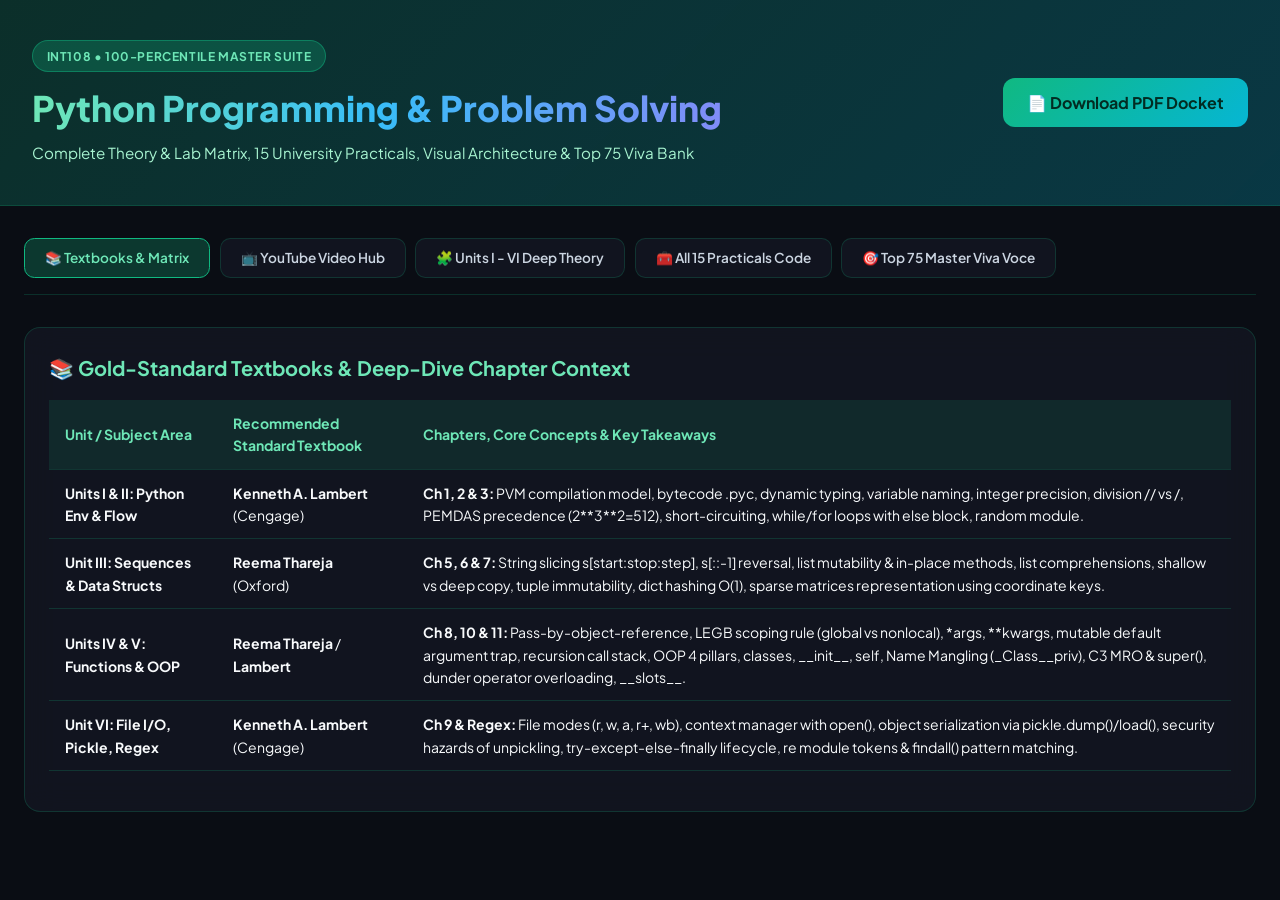
<file: subjects/INT108_Ultimate_Master_Study_Dashboard.html>
<!DOCTYPE html>
<html lang="en">
<head>
    <meta charset="UTF-8">
    <meta name="viewport" content="width=device-width, initial-scale=1.0">
    <title>INT108: Python Programming — 100-Percentile Master Hub</title>
    <link href="https://fonts.googleapis.com/css2?family=Plus+Jakarta+Sans:wght@300;400;500;600;700;800&family=JetBrains+Mono:wght@400;500;700&display=swap" rel="stylesheet">
    <style>
        :root {
            --bg-primary: #0a0d14;
            --bg-secondary: #131722;
            --bg-card: rgba(19, 23, 34, 0.85);
            --bg-card-hover: rgba(29, 35, 51, 0.95);
            --text-primary: #f8fafc;
            --text-secondary: #94a3b8;
            --accent-emerald: #10b981;
            --accent-cyan: #06b6d4;
            --accent-amber: #f59e0b;
            --accent-purple: #8b5cf6;
            --border-color: rgba(16, 185, 129, 0.2);
            --border-glow: rgba(16, 185, 129, 0.45);
            --glass-blur: blur(16px);
        }

        * { margin: 0; padding: 0; box-sizing: border-box; font-family: 'Plus Jakarta Sans', sans-serif; }
        body { background: var(--bg-primary); color: var(--text-primary); min-height: 100vh; line-height: 1.6; }

        .header-section {
            background: linear-gradient(135deg, rgba(16, 185, 129, 0.2), rgba(6, 182, 212, 0.25));
            border-bottom: 1px solid var(--border-color);
            padding: 2.5rem 2rem;
            position: relative;
        }

        .header-container { max-width: 1400px; margin: 0 auto; display: flex; justify-content: space-between; align-items: center; flex-wrap: wrap; gap: 1.5rem; }
        .badge { display: inline-flex; align-items: center; gap: 0.5rem; padding: 0.35rem 0.85rem; border-radius: 9999px; font-size: 0.75rem; font-weight: 700; text-transform: uppercase; letter-spacing: 0.05em; background: rgba(16, 185, 129, 0.25); color: #6ee7b7; border: 1px solid rgba(16, 185, 129, 0.45); }
        .main-title { font-size: 2.2rem; font-weight: 800; margin-top: 0.5rem; background: linear-gradient(90deg, #6ee7b7, #38bdf8, #818cf8); -webkit-background-clip: text; -webkit-text-fill-color: transparent; }
        .subtitle { color: #a7f3d0; font-size: 0.95rem; margin-top: 0.25rem; }

        .btn-action { background: linear-gradient(135deg, var(--accent-emerald), var(--accent-cyan)); color: #022c22; border: none; padding: 0.75rem 1.5rem; border-radius: 0.75rem; font-weight: 700; cursor: pointer; display: inline-flex; align-items: center; gap: 0.5rem; text-decoration: none; transition: all 0.2s ease; }
        .btn-action:hover { transform: translateY(-2px); box-shadow: 0 8px 20px rgba(16, 185, 129, 0.4); }

        .container { max-width: 1400px; margin: 2rem auto; padding: 0 1.5rem; }
        .nav-tabs { display: flex; gap: 0.6rem; overflow-x: auto; padding-bottom: 1rem; border-bottom: 1px solid var(--border-color); margin-bottom: 2rem; }
        .nav-tab { background: var(--bg-card); border: 1px solid var(--border-color); color: #cbd5e1; padding: 0.65rem 1.25rem; border-radius: 0.65rem; font-weight: 600; font-size: 0.85rem; cursor: pointer; white-space: nowrap; transition: all 0.2s ease; }
        .nav-tab.active, .nav-tab:hover { background: rgba(16, 185, 129, 0.25); border-color: var(--accent-emerald); color: #6ee7b7; }

        .grid-2 { display: grid; grid-template-columns: repeat(auto-fit, minmax(480px, 1fr)); gap: 1.5rem; margin-bottom: 2rem; }
        .grid-3 { display: grid; grid-template-columns: repeat(auto-fit, minmax(320px, 1fr)); gap: 1.5rem; margin-bottom: 2rem; }

        .card { background: var(--bg-card); backdrop-filter: var(--glass-blur); border: 1px solid var(--border-color); border-radius: 1rem; padding: 1.5rem; transition: all 0.25s ease; margin-bottom: 1.5rem; }
        .card:hover { border-color: var(--border-glow); transform: translateY(-2px); box-shadow: 0 12px 30px rgba(0, 0, 0, 0.4); }
        .card-title { font-size: 1.25rem; font-weight: 700; color: #6ee7b7; margin-bottom: 0.75rem; }

        .video-card { display: flex; flex-direction: column; justify-content: space-between; }
        .video-btn { background: rgba(239, 68, 68, 0.2); border: 1px solid rgba(239, 68, 68, 0.4); color: #fca5a5; padding: 0.6rem 1rem; border-radius: 0.5rem; text-decoration: none; font-weight: 600; font-size: 0.85rem; display: inline-flex; align-items: center; gap: 0.5rem; margin-top: 1rem; transition: 0.2s; }
        .video-btn:hover { background: #ef4444; color: #fff; }

        .chapter-box { background: rgba(255, 255, 255, 0.03); border-left: 3px solid var(--accent-emerald); padding: 1rem; border-radius: 0 0.5rem 0.5rem 0; margin-bottom: 1rem; }
        .chapter-title { font-weight: 700; color: #6ee7b7; margin-bottom: 0.25rem; font-size: 0.95rem; }
        .chapter-concept { font-size: 0.875rem; color: #e2e8f0; margin-bottom: 0.25rem; }

        .alert-box { background: rgba(16, 185, 129, 0.12); border-left: 3px solid #10b981; padding: 0.85rem; border-radius: 0 0.5rem 0.5rem 0; margin: 0.75rem 0; font-size: 0.85rem; color: #a7f3d0; }
        .danger-box { background: rgba(239, 68, 68, 0.12); border-left: 3px solid #ef4444; padding: 0.85rem; border-radius: 0 0.5rem 0.5rem 0; margin: 0.75rem 0; font-size: 0.85rem; color: #fca5a5; }

        table { width: 100%; border-collapse: collapse; margin: 1rem 0; font-size: 0.875rem; }
        th, td { padding: 0.75rem 1rem; text-align: left; border-bottom: 1px solid var(--border-color); }
        th { background: rgba(16, 185, 129, 0.12); color: #6ee7b7; font-weight: 700; }

        .diagram-box { background: #05070d; border: 1px dashed var(--accent-emerald); border-radius: 0.5rem; padding: 1.1rem; font-family: 'JetBrains Mono', monospace; font-size: 0.82rem; color: #a7f3d0; white-space: pre; overflow-x: auto; margin: 1rem 0; line-height: 1.45; }
    </style>
</head>
<body>

    <header class="header-section">
        <div class="header-container">
            <div>
                <span class="badge">INT108 • 100-Percentile Master Suite</span>
                <h1 class="main-title">Python Programming & Problem Solving</h1>
                <p class="subtitle">Complete Theory & Lab Matrix, 15 University Practicals, Visual Architecture & Top 75 Viva Bank</p>
            </div>
            <div>
                <a href="INT108_Ultimate_Master_Study_Guide_and_Video_Hub.pdf" class="btn-action" target="_blank">📄 Download PDF Docket</a>
            </div>
        </div>
    </header>

    <div class="container">
        <div class="nav-tabs">
            <button class="nav-tab active" onclick="showTab('textbooks')">📚 Textbooks & Matrix</button>
            <button class="nav-tab" onclick="showTab('videos')">📺 YouTube Video Hub</button>
            <button class="nav-tab" onclick="showTab('units')">🧩 Units I - VI Deep Theory</button>
            <button class="nav-tab" onclick="showTab('practicals')">🧰 All 15 Practicals Code</button>
            <button class="nav-tab" onclick="showTab('viva')">🎯 Top 75 Master Viva Voce</button>
        </div>

        <!-- TAB: TEXTBOOKS & MATRIX -->
        <div id="tab-textbooks" class="tab-content">
            <div class="card">
                <h3 class="card-title">📚 Gold-Standard Textbooks & Deep-Dive Chapter Context</h3>
                <table>
                    <thead>
                        <tr>
                            <th>Unit / Subject Area</th>
                            <th>Recommended Standard Textbook</th>
                            <th>Chapters, Core Concepts & Key Takeaways</th>
                        </tr>
                    </thead>
                    <tbody>
                        <tr>
                            <td><strong>Units I & II: Python Env & Flow</strong></td>
                            <td><strong>Kenneth A. Lambert</strong> (Cengage)</td>
                            <td><strong>Ch 1, 2 & 3:</strong> PVM compilation model, bytecode .pyc, dynamic typing, variable naming, integer precision, division // vs /, PEMDAS precedence (2**3**2=512), short-circuiting, while/for loops with else block, random module.</td>
                        </tr>
                        <tr>
                            <td><strong>Unit III: Sequences & Data Structs</strong></td>
                            <td><strong>Reema Thareja</strong> (Oxford)</td>
                            <td><strong>Ch 5, 6 & 7:</strong> String slicing s[start:stop:step], s[::-1] reversal, list mutability & in-place methods, list comprehensions, shallow vs deep copy, tuple immutability, dict hashing O(1), sparse matrices representation using coordinate keys.</td>
                        </tr>
                        <tr>
                            <td><strong>Units IV & V: Functions & OOP</strong></td>
                            <td><strong>Reema Thareja</strong> / <strong>Lambert</strong></td>
                            <td><strong>Ch 8, 10 & 11:</strong> Pass-by-object-reference, LEGB scoping rule (global vs nonlocal), *args, **kwargs, mutable default argument trap, recursion call stack, OOP 4 pillars, classes, __init__, self, Name Mangling (_Class__priv), C3 MRO & super(), dunder operator overloading, __slots__.</td>
                        </tr>
                        <tr>
                            <td><strong>Unit VI: File I/O, Pickle, Regex</strong></td>
                            <td><strong>Kenneth A. Lambert</strong> (Cengage)</td>
                            <td><strong>Ch 9 & Regex:</strong> File modes (r, w, a, r+, wb), context manager with open(), object serialization via pickle.dump()/load(), security hazards of unpickling, try-except-else-finally lifecycle, re module tokens & findall() pattern matching.</td>
                        </tr>
                    </tbody>
                </table>
            </div>
        </div>

                        <!-- TAB: VIDEOS -->
        <div id="tab-videos" class="tab-content" style="display:none;">
            <div style="background: rgba(14,165,233,0.08); border: 1px solid rgba(14,165,233,0.25); border-radius: 0.75rem; padding: 1.25rem 1.5rem; margin-bottom: 1.5rem;">
                <div style="display: flex; justify-content: space-between; align-items: center; flex-wrap: wrap; gap: 0.75rem;">
                    <div>
                        <h3 style="color: #38bdf8; margin: 0 0 0.35rem;">📺 Python Programming & Problem Solving — Prescribed Video Playlist</h3>
                        <span style="font-size: 0.88rem; color: #94a3b8;">Syllabus Study Quota: <strong style="color: #fbbf24;">8 Sequential Lectures (~5h 0m / 300 mins total)</strong></span>
                    </div>
                    <span class="badge" style="background: rgba(16,185,129,0.2); color: #34d399; font-size: 0.85rem; padding: 0.4rem 0.85rem; border: 1px solid rgba(16,185,129,0.4);">
                        🎯 100% Fixed Syllabus Coverage
                    </span>
                </div>
            </div>
            <div class="grid-3" style="display: grid; grid-template-columns: repeat(auto-fill, minmax(320px, 1fr)); gap: 1.25rem;">
                <div class="card video-card" style="border: 1px solid rgba(255,255,255,0.1); border-radius: 0.75rem; padding: 1.25rem; display: flex; flex-direction: column; justify-content: space-between; background: rgba(15,23,42,0.6);">
                    <div>
                        <!-- Playlist Sequence & Prescribed Time -->
                        <div style="display: flex; gap: 0.4rem; flex-wrap: wrap; margin-bottom: 0.6rem;">
                            <span class="badge" style="font-size: 0.72rem; padding: 0.25rem 0.55rem; background: rgba(14,165,233,0.2); color: #38bdf8; font-weight: 800;">🎬 Lecture #01 of 8</span>
                            <span class="badge" style="font-size: 0.72rem; padding: 0.25rem 0.55rem; background: rgba(245,158,11,0.2); color: #fbbf24; font-weight: 700;">⏱️ Fixed Time: 35 Mins</span>
                            <span class="badge" style="font-size: 0.72rem; padding: 0.25rem 0.55rem; background: rgba(139,92,246,0.2); color: #c084fc; font-weight: 700;">📈 +12.5% Syllabus</span>
                            <span class="badge" style="font-size: 0.72rem; padding: 0.25rem 0.55rem; background: rgba(16,185,129,0.2); color: #34d399; font-weight: 700;">🎯 10-Mark Section A</span>
                        </div>

                        <!-- Syllabus Module Callout -->
                        <div style="background: rgba(14,165,233,0.06); border: 1px dashed rgba(14,165,233,0.3); border-radius: 0.4rem; padding: 0.45rem 0.75rem; margin-bottom: 0.6rem; font-size: 0.82rem; color: #f8fafc;">
                            📖 <strong>Syllabus Module:</strong> <span style="color: #38bdf8;">Unit I § 1.1 — Python Virtual Machine (PVM), Bytecode & Control Flow</span>
                        </div>

                        <h3 class="card-title" style="margin: 0.25rem 0 0.35rem; font-size: 1.05rem; color: #f8fafc;">Corey Schafer Python Programming Tutorial</h3>
                        <div style="font-size: 0.8rem; color: #94a3b8; margin-bottom: 0.5rem; display: flex; gap: 0.75rem; flex-wrap: wrap;">
                            <span>📺 <strong>Faculty:</strong> <span style="color: #cbd5e1;">Corey Schafer / Telusko</span></span>
                            <span>⏳ <strong>Cumulative Time:</strong> <span style="color: #fbbf24;">35m / 5h 0m</span></span>
                        </div>
                        <p style="color: #cbd5e1; font-size: 0.84rem; line-height: 1.5; background: rgba(0,0,0,0.25); padding: 0.6rem 0.75rem; border-radius: 0.4rem; border-left: 3px solid #0284c7; margin: 0;">Python environment setup, PVM model, conditionals, `while`/`for` loops, loop `else` clauses.</p>
                    </div>
                    <div style="margin-top: 1rem;">
                        <a href="https://www.youtube.com/results?search_query=Corey+Schafer+Python+Tutorial+Beginners" target="_blank" class="video-btn" style="background: #dc2626; color: white; border: none; padding: 0.6rem 1rem; border-radius: 0.5rem; text-decoration: none; font-weight: 700; font-size: 0.85rem; display: inline-flex; align-items: center; justify-content: center; gap: 0.4rem; width: 100%; transition: 0.2s;">
                            ▶ Watch Lecture #01 on YouTube
                        </a>
                    </div>
                </div>
                <div class="card video-card" style="border: 1px solid rgba(255,255,255,0.1); border-radius: 0.75rem; padding: 1.25rem; display: flex; flex-direction: column; justify-content: space-between; background: rgba(15,23,42,0.6);">
                    <div>
                        <!-- Playlist Sequence & Prescribed Time -->
                        <div style="display: flex; gap: 0.4rem; flex-wrap: wrap; margin-bottom: 0.6rem;">
                            <span class="badge" style="font-size: 0.72rem; padding: 0.25rem 0.55rem; background: rgba(14,165,233,0.2); color: #38bdf8; font-weight: 800;">🎬 Lecture #02 of 8</span>
                            <span class="badge" style="font-size: 0.72rem; padding: 0.25rem 0.55rem; background: rgba(245,158,11,0.2); color: #fbbf24; font-weight: 700;">⏱️ Fixed Time: 40 Mins</span>
                            <span class="badge" style="font-size: 0.72rem; padding: 0.25rem 0.55rem; background: rgba(139,92,246,0.2); color: #c084fc; font-weight: 700;">📈 +12.5% Syllabus</span>
                            <span class="badge" style="font-size: 0.72rem; padding: 0.25rem 0.55rem; background: rgba(16,185,129,0.2); color: #34d399; font-weight: 700;">🎯 15-Mark Theory & Code</span>
                        </div>

                        <!-- Syllabus Module Callout -->
                        <div style="background: rgba(14,165,233,0.06); border: 1px dashed rgba(14,165,233,0.3); border-radius: 0.4rem; padding: 0.45rem 0.75rem; margin-bottom: 0.6rem; font-size: 0.82rem; color: #f8fafc;">
                            📖 <strong>Syllabus Module:</strong> <span style="color: #38bdf8;">Unit II § 2.1 — Lists, Tuples, Dictionaries, Sets & Object Mutability Traps</span>
                        </div>

                        <h3 class="card-title" style="margin: 0.25rem 0 0.35rem; font-size: 1.05rem; color: #f8fafc;">Corey Schafer Python Lists Tuples and Dictionaries</h3>
                        <div style="font-size: 0.8rem; color: #94a3b8; margin-bottom: 0.5rem; display: flex; gap: 0.75rem; flex-wrap: wrap;">
                            <span>📺 <strong>Faculty:</strong> <span style="color: #cbd5e1;">Corey Schafer / Chai aur Code</span></span>
                            <span>⏳ <strong>Cumulative Time:</strong> <span style="color: #fbbf24;">1h 15m / 5h 0m</span></span>
                        </div>
                        <p style="color: #cbd5e1; font-size: 0.84rem; line-height: 1.5; background: rgba(0,0,0,0.25); padding: 0.6rem 0.75rem; border-radius: 0.4rem; border-left: 3px solid #0284c7; margin: 0;">Slicing tricks, list comprehensions, dictionary hashing, and shallow vs deep copying.</p>
                    </div>
                    <div style="margin-top: 1rem;">
                        <a href="https://www.youtube.com/results?search_query=Corey+Schafer+Python+Lists+Tuples+and+Dictionaries" target="_blank" class="video-btn" style="background: #dc2626; color: white; border: none; padding: 0.6rem 1rem; border-radius: 0.5rem; text-decoration: none; font-weight: 700; font-size: 0.85rem; display: inline-flex; align-items: center; justify-content: center; gap: 0.4rem; width: 100%; transition: 0.2s;">
                            ▶ Watch Lecture #02 on YouTube
                        </a>
                    </div>
                </div>
                <div class="card video-card" style="border: 1px solid rgba(255,255,255,0.1); border-radius: 0.75rem; padding: 1.25rem; display: flex; flex-direction: column; justify-content: space-between; background: rgba(15,23,42,0.6);">
                    <div>
                        <!-- Playlist Sequence & Prescribed Time -->
                        <div style="display: flex; gap: 0.4rem; flex-wrap: wrap; margin-bottom: 0.6rem;">
                            <span class="badge" style="font-size: 0.72rem; padding: 0.25rem 0.55rem; background: rgba(14,165,233,0.2); color: #38bdf8; font-weight: 800;">🎬 Lecture #03 of 8</span>
                            <span class="badge" style="font-size: 0.72rem; padding: 0.25rem 0.55rem; background: rgba(245,158,11,0.2); color: #fbbf24; font-weight: 700;">⏱️ Fixed Time: 35 Mins</span>
                            <span class="badge" style="font-size: 0.72rem; padding: 0.25rem 0.55rem; background: rgba(139,92,246,0.2); color: #c084fc; font-weight: 700;">📈 +12.5% Syllabus</span>
                            <span class="badge" style="font-size: 0.72rem; padding: 0.25rem 0.55rem; background: rgba(16,185,129,0.2); color: #34d399; font-weight: 700;">🎯 15-Mark Section B</span>
                        </div>

                        <!-- Syllabus Module Callout -->
                        <div style="background: rgba(14,165,233,0.06); border: 1px dashed rgba(14,165,233,0.3); border-radius: 0.4rem; padding: 0.45rem 0.75rem; margin-bottom: 0.6rem; font-size: 0.82rem; color: #f8fafc;">
                            📖 <strong>Syllabus Module:</strong> <span style="color: #38bdf8;">Unit III § 3.1 — Functions, LEGB Scoping, *args/**kwargs & Lambda Expressions</span>
                        </div>

                        <h3 class="card-title" style="margin: 0.25rem 0 0.35rem; font-size: 1.05rem; color: #f8fafc;">Telusko Python Functions and Recursion</h3>
                        <div style="font-size: 0.8rem; color: #94a3b8; margin-bottom: 0.5rem; display: flex; gap: 0.75rem; flex-wrap: wrap;">
                            <span>📺 <strong>Faculty:</strong> <span style="color: #cbd5e1;">Telusko (Navin Reddy)</span></span>
                            <span>⏳ <strong>Cumulative Time:</strong> <span style="color: #fbbf24;">1h 50m / 5h 0m</span></span>
                        </div>
                        <p style="color: #cbd5e1; font-size: 0.84rem; line-height: 1.5; background: rgba(0,0,0,0.25); padding: 0.6rem 0.75rem; border-radius: 0.4rem; border-left: 3px solid #0284c7; margin: 0;">`*args`, `kwargs`, LEGB variable scoping, closures, decorators, and call stack visualization for recursive algorithms.</p>
                    </div>
                    <div style="margin-top: 1rem;">
                        <a href="https://www.youtube.com/results?search_query=Telusko+Python+Functions+Arguments+Recursion" target="_blank" class="video-btn" style="background: #dc2626; color: white; border: none; padding: 0.6rem 1rem; border-radius: 0.5rem; text-decoration: none; font-weight: 700; font-size: 0.85rem; display: inline-flex; align-items: center; justify-content: center; gap: 0.4rem; width: 100%; transition: 0.2s;">
                            ▶ Watch Lecture #03 on YouTube
                        </a>
                    </div>
                </div>
                <div class="card video-card" style="border: 1px solid rgba(255,255,255,0.1); border-radius: 0.75rem; padding: 1.25rem; display: flex; flex-direction: column; justify-content: space-between; background: rgba(15,23,42,0.6);">
                    <div>
                        <!-- Playlist Sequence & Prescribed Time -->
                        <div style="display: flex; gap: 0.4rem; flex-wrap: wrap; margin-bottom: 0.6rem;">
                            <span class="badge" style="font-size: 0.72rem; padding: 0.25rem 0.55rem; background: rgba(14,165,233,0.2); color: #38bdf8; font-weight: 800;">🎬 Lecture #04 of 8</span>
                            <span class="badge" style="font-size: 0.72rem; padding: 0.25rem 0.55rem; background: rgba(245,158,11,0.2); color: #fbbf24; font-weight: 700;">⏱️ Fixed Time: 45 Mins</span>
                            <span class="badge" style="font-size: 0.72rem; padding: 0.25rem 0.55rem; background: rgba(139,92,246,0.2); color: #c084fc; font-weight: 700;">📈 +12.5% Syllabus</span>
                            <span class="badge" style="font-size: 0.72rem; padding: 0.25rem 0.55rem; background: rgba(16,185,129,0.2); color: #34d399; font-weight: 700;">🎯 15-Mark Mandatory Code</span>
                        </div>

                        <!-- Syllabus Module Callout -->
                        <div style="background: rgba(14,165,233,0.06); border: 1px dashed rgba(14,165,233,0.3); border-radius: 0.4rem; padding: 0.45rem 0.75rem; margin-bottom: 0.6rem; font-size: 0.82rem; color: #f8fafc;">
                            📖 <strong>Syllabus Module:</strong> <span style="color: #38bdf8;">Unit IV § 4.1 — Python OOP: Classes, Encapsulation, Inheritance & C3 MRO</span>
                        </div>

                        <h3 class="card-title" style="margin: 0.25rem 0 0.35rem; font-size: 1.05rem; color: #f8fafc;">Corey Schafer Python OOP Tutorials</h3>
                        <div style="font-size: 0.8rem; color: #94a3b8; margin-bottom: 0.5rem; display: flex; gap: 0.75rem; flex-wrap: wrap;">
                            <span>📺 <strong>Faculty:</strong> <span style="color: #cbd5e1;">Corey Schafer / FreeCodeCamp</span></span>
                            <span>⏳ <strong>Cumulative Time:</strong> <span style="color: #fbbf24;">2h 35m / 5h 0m</span></span>
                        </div>
                        <p style="color: #cbd5e1; font-size: 0.84rem; line-height: 1.5; background: rgba(0,0,0,0.25); padding: 0.6rem 0.75rem; border-radius: 0.4rem; border-left: 3px solid #0284c7; margin: 0;">Classes, instances, inheritance, method overriding, `super()`, MRO C3 linearization, and magic/dunder methods.</p>
                    </div>
                    <div style="margin-top: 1rem;">
                        <a href="https://www.youtube.com/results?search_query=Corey+Schafer+Python+OOP+Tutorials" target="_blank" class="video-btn" style="background: #dc2626; color: white; border: none; padding: 0.6rem 1rem; border-radius: 0.5rem; text-decoration: none; font-weight: 700; font-size: 0.85rem; display: inline-flex; align-items: center; justify-content: center; gap: 0.4rem; width: 100%; transition: 0.2s;">
                            ▶ Watch Lecture #04 on YouTube
                        </a>
                    </div>
                </div>
                <div class="card video-card" style="border: 1px solid rgba(255,255,255,0.1); border-radius: 0.75rem; padding: 1.25rem; display: flex; flex-direction: column; justify-content: space-between; background: rgba(15,23,42,0.6);">
                    <div>
                        <!-- Playlist Sequence & Prescribed Time -->
                        <div style="display: flex; gap: 0.4rem; flex-wrap: wrap; margin-bottom: 0.6rem;">
                            <span class="badge" style="font-size: 0.72rem; padding: 0.25rem 0.55rem; background: rgba(14,165,233,0.2); color: #38bdf8; font-weight: 800;">🎬 Lecture #05 of 8</span>
                            <span class="badge" style="font-size: 0.72rem; padding: 0.25rem 0.55rem; background: rgba(245,158,11,0.2); color: #fbbf24; font-weight: 700;">⏱️ Fixed Time: 30 Mins</span>
                            <span class="badge" style="font-size: 0.72rem; padding: 0.25rem 0.55rem; background: rgba(139,92,246,0.2); color: #c084fc; font-weight: 700;">📈 +12.5% Syllabus</span>
                            <span class="badge" style="font-size: 0.72rem; padding: 0.25rem 0.55rem; background: rgba(16,185,129,0.2); color: #34d399; font-weight: 700;">🎯 10-Mark Lab Task</span>
                        </div>

                        <!-- Syllabus Module Callout -->
                        <div style="background: rgba(14,165,233,0.06); border: 1px dashed rgba(14,165,233,0.3); border-radius: 0.4rem; padding: 0.45rem 0.75rem; margin-bottom: 0.6rem; font-size: 0.82rem; color: #f8fafc;">
                            📖 <strong>Syllabus Module:</strong> <span style="color: #38bdf8;">Unit V § 5.1 — File I/O (read/write/append), CSV Processing & Pickle Serialization</span>
                        </div>

                        <h3 class="card-title" style="margin: 0.25rem 0 0.35rem; font-size: 1.05rem; color: #f8fafc;">Corey Schafer Python File Objects Reading and Writing</h3>
                        <div style="font-size: 0.8rem; color: #94a3b8; margin-bottom: 0.5rem; display: flex; gap: 0.75rem; flex-wrap: wrap;">
                            <span>📺 <strong>Faculty:</strong> <span style="color: #cbd5e1;">Telusko / Corey Schafer</span></span>
                            <span>⏳ <strong>Cumulative Time:</strong> <span style="color: #fbbf24;">3h 5m / 5h 0m</span></span>
                        </div>
                        <p style="color: #cbd5e1; font-size: 0.84rem; line-height: 1.5; background: rgba(0,0,0,0.25); padding: 0.6rem 0.75rem; border-radius: 0.4rem; border-left: 3px solid #0284c7; margin: 0;">`with open()` context managers, binary files, serialization using `pickle.dump()` and `pickle.load()`.</p>
                    </div>
                    <div style="margin-top: 1rem;">
                        <a href="https://www.youtube.com/results?search_query=Corey+Schafer+Python+File+Objects+Reading+Writing" target="_blank" class="video-btn" style="background: #dc2626; color: white; border: none; padding: 0.6rem 1rem; border-radius: 0.5rem; text-decoration: none; font-weight: 700; font-size: 0.85rem; display: inline-flex; align-items: center; justify-content: center; gap: 0.4rem; width: 100%; transition: 0.2s;">
                            ▶ Watch Lecture #05 on YouTube
                        </a>
                    </div>
                </div>
                <div class="card video-card" style="border: 1px solid rgba(255,255,255,0.1); border-radius: 0.75rem; padding: 1.25rem; display: flex; flex-direction: column; justify-content: space-between; background: rgba(15,23,42,0.6);">
                    <div>
                        <!-- Playlist Sequence & Prescribed Time -->
                        <div style="display: flex; gap: 0.4rem; flex-wrap: wrap; margin-bottom: 0.6rem;">
                            <span class="badge" style="font-size: 0.72rem; padding: 0.25rem 0.55rem; background: rgba(14,165,233,0.2); color: #38bdf8; font-weight: 800;">🎬 Lecture #06 of 8</span>
                            <span class="badge" style="font-size: 0.72rem; padding: 0.25rem 0.55rem; background: rgba(245,158,11,0.2); color: #fbbf24; font-weight: 700;">⏱️ Fixed Time: 30 Mins</span>
                            <span class="badge" style="font-size: 0.72rem; padding: 0.25rem 0.55rem; background: rgba(139,92,246,0.2); color: #c084fc; font-weight: 700;">📈 +12.5% Syllabus</span>
                            <span class="badge" style="font-size: 0.72rem; padding: 0.25rem 0.55rem; background: rgba(16,185,129,0.2); color: #34d399; font-weight: 700;">🎯 10-Mark Code Debugging</span>
                        </div>

                        <!-- Syllabus Module Callout -->
                        <div style="background: rgba(14,165,233,0.06); border: 1px dashed rgba(14,165,233,0.3); border-radius: 0.4rem; padding: 0.45rem 0.75rem; margin-bottom: 0.6rem; font-size: 0.82rem; color: #f8fafc;">
                            📖 <strong>Syllabus Module:</strong> <span style="color: #38bdf8;">Unit V § 5.2 — Exception Handling (try-except-finally) & Regex Pattern Matching</span>
                        </div>

                        <h3 class="card-title" style="margin: 0.25rem 0 0.35rem; font-size: 1.05rem; color: #f8fafc;">Corey Schafer Python Regular Expressions Regex</h3>
                        <div style="font-size: 0.8rem; color: #94a3b8; margin-bottom: 0.5rem; display: flex; gap: 0.75rem; flex-wrap: wrap;">
                            <span>📺 <strong>Faculty:</strong> <span style="color: #cbd5e1;">Corey Schafer / Tech With Tim</span></span>
                            <span>⏳ <strong>Cumulative Time:</strong> <span style="color: #fbbf24;">3h 35m / 5h 0m</span></span>
                        </div>
                        <p style="color: #cbd5e1; font-size: 0.84rem; line-height: 1.5; background: rgba(0,0,0,0.25); padding: 0.6rem 0.75rem; border-radius: 0.4rem; border-left: 3px solid #0284c7; margin: 0;">`try-except-else-finally` execution blocks, regex tokenization, pattern extraction with `re.findall()`.</p>
                    </div>
                    <div style="margin-top: 1rem;">
                        <a href="https://www.youtube.com/results?search_query=Corey+Schafer+Python+Regular+Expressions" target="_blank" class="video-btn" style="background: #dc2626; color: white; border: none; padding: 0.6rem 1rem; border-radius: 0.5rem; text-decoration: none; font-weight: 700; font-size: 0.85rem; display: inline-flex; align-items: center; justify-content: center; gap: 0.4rem; width: 100%; transition: 0.2s;">
                            ▶ Watch Lecture #06 on YouTube
                        </a>
                    </div>
                </div>
                <div class="card video-card" style="border: 1px solid rgba(255,255,255,0.1); border-radius: 0.75rem; padding: 1.25rem; display: flex; flex-direction: column; justify-content: space-between; background: rgba(15,23,42,0.6);">
                    <div>
                        <!-- Playlist Sequence & Prescribed Time -->
                        <div style="display: flex; gap: 0.4rem; flex-wrap: wrap; margin-bottom: 0.6rem;">
                            <span class="badge" style="font-size: 0.72rem; padding: 0.25rem 0.55rem; background: rgba(14,165,233,0.2); color: #38bdf8; font-weight: 800;">🎬 Lecture #07 of 8</span>
                            <span class="badge" style="font-size: 0.72rem; padding: 0.25rem 0.55rem; background: rgba(245,158,11,0.2); color: #fbbf24; font-weight: 700;">⏱️ Fixed Time: 50 Mins</span>
                            <span class="badge" style="font-size: 0.72rem; padding: 0.25rem 0.55rem; background: rgba(139,92,246,0.2); color: #c084fc; font-weight: 700;">📈 +12.5% Syllabus</span>
                            <span class="badge" style="font-size: 0.72rem; padding: 0.25rem 0.55rem; background: rgba(16,185,129,0.2); color: #34d399; font-weight: 700;">🎯 30-Mark Final Lab Exam</span>
                        </div>

                        <!-- Syllabus Module Callout -->
                        <div style="background: rgba(14,165,233,0.06); border: 1px dashed rgba(14,165,233,0.3); border-radius: 0.4rem; padding: 0.45rem 0.75rem; margin-bottom: 0.6rem; font-size: 0.82rem; color: #f8fafc;">
                            📖 <strong>Syllabus Module:</strong> <span style="color: #38bdf8;">Unit VI § 6.1 — Complete Source Code & Logic for All 15 University Lab Practicals</span>
                        </div>

                        <h3 class="card-title" style="margin: 0.25rem 0 0.35rem; font-size: 1.05rem; color: #f8fafc;">Python Programming Lab Practicals Gate Smashers</h3>
                        <div style="font-size: 0.8rem; color: #94a3b8; margin-bottom: 0.5rem; display: flex; gap: 0.75rem; flex-wrap: wrap;">
                            <span>📺 <strong>Faculty:</strong> <span style="color: #cbd5e1;">Gate Smashers / Jenny's Lectures</span></span>
                            <span>⏳ <strong>Cumulative Time:</strong> <span style="color: #fbbf24;">4h 25m / 5h 0m</span></span>
                        </div>
                        <p style="color: #cbd5e1; font-size: 0.84rem; line-height: 1.5; background: rgba(0,0,0,0.25); padding: 0.6rem 0.75rem; border-radius: 0.4rem; border-left: 3px solid #0284c7; margin: 0;">Step-by-step code demonstrations of all 15 university practical lab programs.</p>
                    </div>
                    <div style="margin-top: 1rem;">
                        <a href="https://www.youtube.com/results?search_query=Python+Programming+Lab+Practicals+Gate+Smashers" target="_blank" class="video-btn" style="background: #dc2626; color: white; border: none; padding: 0.6rem 1rem; border-radius: 0.5rem; text-decoration: none; font-weight: 700; font-size: 0.85rem; display: inline-flex; align-items: center; justify-content: center; gap: 0.4rem; width: 100%; transition: 0.2s;">
                            ▶ Watch Lecture #07 on YouTube
                        </a>
                    </div>
                </div>
                <div class="card video-card" style="border: 1px solid rgba(255,255,255,0.1); border-radius: 0.75rem; padding: 1.25rem; display: flex; flex-direction: column; justify-content: space-between; background: rgba(15,23,42,0.6);">
                    <div>
                        <!-- Playlist Sequence & Prescribed Time -->
                        <div style="display: flex; gap: 0.4rem; flex-wrap: wrap; margin-bottom: 0.6rem;">
                            <span class="badge" style="font-size: 0.72rem; padding: 0.25rem 0.55rem; background: rgba(14,165,233,0.2); color: #38bdf8; font-weight: 800;">🎬 Lecture #08 of 8</span>
                            <span class="badge" style="font-size: 0.72rem; padding: 0.25rem 0.55rem; background: rgba(245,158,11,0.2); color: #fbbf24; font-weight: 700;">⏱️ Fixed Time: 35 Mins</span>
                            <span class="badge" style="font-size: 0.72rem; padding: 0.25rem 0.55rem; background: rgba(139,92,246,0.2); color: #c084fc; font-weight: 700;">📈 +12.5% Syllabus</span>
                            <span class="badge" style="font-size: 0.72rem; padding: 0.25rem 0.55rem; background: rgba(16,185,129,0.2); color: #34d399; font-weight: 700;">🎯 20-Mark Viva Voce</span>
                        </div>

                        <!-- Syllabus Module Callout -->
                        <div style="background: rgba(14,165,233,0.06); border: 1px dashed rgba(14,165,233,0.3); border-radius: 0.4rem; padding: 0.45rem 0.75rem; margin-bottom: 0.6rem; font-size: 0.82rem; color: #f8fafc;">
                            📖 <strong>Syllabus Module:</strong> <span style="color: #38bdf8;">Unit VI § 6.2 — Top 75 High-Yield Python Viva Voce Questions & CPython Internals</span>
                        </div>

                        <h3 class="card-title" style="margin: 0.25rem 0 0.35rem; font-size: 1.05rem; color: #f8fafc;">Python Programming Viva Voce Questions Gate Smashers</h3>
                        <div style="font-size: 0.8rem; color: #94a3b8; margin-bottom: 0.5rem; display: flex; gap: 0.75rem; flex-wrap: wrap;">
                            <span>📺 <strong>Faculty:</strong> <span style="color: #cbd5e1;">Gate Smashers / Knowledge Gate</span></span>
                            <span>⏳ <strong>Cumulative Time:</strong> <span style="color: #fbbf24;">5h 0m / 5h 0m</span></span>
                        </div>
                        <p style="color: #cbd5e1; font-size: 0.84rem; line-height: 1.5; background: rgba(0,0,0,0.25); padding: 0.6rem 0.75rem; border-radius: 0.4rem; border-left: 3px solid #0284c7; margin: 0;">Top 75 external examiner interview questions, tricky syntax pitfalls, and output predictions.</p>
                    </div>
                    <div style="margin-top: 1rem;">
                        <a href="https://www.youtube.com/results?search_query=Python+Programming+Viva+Voce+Questions+Gate+Smashers" target="_blank" class="video-btn" style="background: #dc2626; color: white; border: none; padding: 0.6rem 1rem; border-radius: 0.5rem; text-decoration: none; font-weight: 700; font-size: 0.85rem; display: inline-flex; align-items: center; justify-content: center; gap: 0.4rem; width: 100%; transition: 0.2s;">
                            ▶ Watch Lecture #08 on YouTube
                        </a>
                    </div>
                </div>
            </div>
        </div>

                <!-- TAB: UNITS -->
        <div id="tab-units" class="tab-content" style="display:none;">
            <div class="card" style="background: rgba(15,23,42,0.6); border: 1px solid rgba(255,255,255,0.1); border-radius: 0.75rem; padding: 1.5rem; margin-bottom: 1.5rem;">
                <div style="display: flex; justify-content: space-between; align-items: center; flex-wrap: wrap; gap: 0.5rem; margin-bottom: 1rem; border-bottom: 1px solid rgba(255,255,255,0.1); padding-bottom: 0.75rem;">
                    <h2 class="card-title" style="margin: 0; color: #38bdf8; font-size: 1.35rem;">🐍 Units I–VI: Complete Python Programming Deep-Dive & Internals</h2>
                    <span class="badge" style="background: rgba(14,165,233,0.15); color: #38bdf8; font-size: 0.75rem; padding: 0.3rem 0.6rem; border-radius: 9999px;">Syllabus Units 1 to 6</span>
                </div>
<h3 style="color:#38bdf8; margin-top:1.5rem; margin-bottom:0.5rem; font-size:1.15rem;">Unit I: Python Environment & PVM Internals</h3>
<h3 style="color:#38bdf8; margin-top:1.5rem; margin-bottom:0.5rem; font-size:1.15rem;">4.1 CPython Compilation Pipeline & PVM Architecture</h3>
Unlike purely compiled languages (C/C++) or purely interpreted shells (Bash), Python utilizes a two-stage execution architecture:
1. <strong>Lexing & Parsing:</strong> Source `.py` text is tokenized and transformed into a Concrete Syntax Tree (CST), then compiled into an Abstract Syntax Tree (AST).
2. <strong>Bytecode Compilation:</strong> The AST is compiled into platform-independent bytecode instructions (`.pyc` cached in `__pycache__`).
3. <strong>PVM Evaluation Loop:</strong> The <strong>Python Virtual Machine (PVM)</strong> (`ceval.c` in CPython) executes the bytecode stack-based instructions on native CPU hardware.
<div class="code-block" style="background:#090d16; border:1px solid rgba(255,255,255,0.1); border-radius:0.5rem; padding:1rem; font-family:'JetBrains Mono', monospace; font-size:0.85rem; color:#38bdf8; overflow-x:auto; margin:1rem 0;"><pre style="margin:0;"><code>+---------------------------------------------------------------------------------------------------+
|                              PYTHON EXECUTION PIPELINE (SOURCE TO PVM)                            |
+---------------------------------------------------------------------------------------------------+
<p style="color:#cbd5e1; line-height:1.6; margin-bottom:0.85rem;">+-------------------+        +----------------------+        +-------------------------------+
   |   Source Code     |  CPython Compilation          |  Bytecode File |                               |
   |   script.py       | ─────────────────────────────►|  script.pyc   |                               |
   |  (Human Readable) |       | (Syntax / Tokens)    |  (__pycache__) |                               |
   +-------------------+        +----------------------+        +---------------+---------------+
                                                                                |
                                                                                ▼
                                                                +-------------------------------+
                                                                | Python Virtual Machine (PVM)  |
                                                                | • Bytecode Interpretation     |
                                                                | • Memory Allocation / Heap    |
                                                                | • Reference Counting GC       |
                                                                +---------------+---------------+
                                                                                |
                                                                                ▼
                                                                +-------------------------------+
                                                                | Native Machine Execution      |
                                                                | CPU Instructions / Output     |
                                                                +-------------------------------+
</code></pre></div></p>
<h3 style="color:#38bdf8; margin-top:1.5rem; margin-bottom:0.5rem; font-size:1.15rem;">4.2 CPython Memory Model: Reference Counting & Cyclic GC</h3>
* <strong>Variables as Name Tags:</strong> In Python, variables are not typed memory locations. They are untyped reference pointers bound to strongly typed heap objects.
* <strong>Reference Counting:</strong> Every Python object contains an internal header (`PyObject`) with `ob_refcnt` (reference count) and `ob_type` (pointer to type descriptor). When `ob_refcnt == 0`, memory is deallocated instantly.
* <strong>Generational Cyclic Garbage Collector:</strong> Detects circular reference graphs (e.g., `a.obj = b; b.obj = a`) using 3 generational buckets (Gen 0, Gen 1, Gen 2).
* <strong>Global Interpreter Lock (GIL):</strong> A mutex lock in CPython ensuring only one native thread executes Python bytecode at a time, safeguarding thread-unsafe reference counting. CPU-bound concurrency is scaled via `multiprocessing`.
<h3 style="color:#38bdf8; margin-top:1.5rem; margin-bottom:0.5rem; font-size:1.15rem;">4.3 Small Integer Caching & String Interning</h3>
* <strong>Small Integer Pool:</strong> CPython pre-allocates integers in the range `[-5, 256]`. Reassigning numbers in this range reuses the identical memory address:
  <div class="code-block" style="background:#090d16; border:1px solid rgba(255,255,255,0.1); border-radius:0.5rem; padding:1rem; font-family:'JetBrains Mono', monospace; font-size:0.85rem; color:#38bdf8; overflow-x:auto; margin:1rem 0;"><pre style="margin:0;"><code>  x = 100; y = 100; print(x is y) # True (Shared cached object)
  a = 1000; b = 1000; print(a is b) # False (Distinct heap allocations)
  </code></pre></div>
* <strong>String Interning:</strong> Python automatically interns compile-time constant strings matching identifier patterns to optimize dictionary lookups via pointer comparison ($O(1)$) rather than character-by-character comparison ($O(n)$).
<h3 style="color:#38bdf8; margin-top:1.5rem; margin-bottom:0.5rem; font-size:1.15rem;">4.4 Complete Operator Precedence Table (PEMDAS / BMODS)</h3>
<div class="code-block" style="background:#090d16; border:1px solid rgba(255,255,255,0.1); border-radius:0.5rem; padding:1rem; font-family:'JetBrains Mono', monospace; font-size:0.85rem; color:#38bdf8; overflow-x:auto; margin:1rem 0;"><pre style="margin:0;"><code>+---------------------------------------------------------------------------------------------------+
| Level | Operators                            | Associativity   | Description                      |
+-------+--------------------------------------+-----------------+----------------------------------+
| 1     | () [] {}                             | Left to Right   | Grouping, Indexing, Calling      |
| 2     | <strong>                                   | RIGHT to Left   | Exponentiation (2</strong>3<em></em>2 = 512!)  |
| 3     | +x, -x, ~x                           | Right to Left   | Unary Positive, Negative, Bitwise|
| 4     | *, /, //, %                          | Left to Right   | Multiplication, Divisions, Modulo|
| 5     | +, -                                 | Left to Right   | Addition, Subtraction            |
| 6     | &lt;&lt;, &gt;&gt;                               | Left to Right   | Bitwise Shift                    |
| 7     | &amp;                                    | Left to Right   | Bitwise AND                      |
| 8     | ^                                    | Left to Right   | Bitwise XOR                      |
| 9     | |                                    | Left to Right   | Bitwise OR                       |
| 10    | ==, !=, &gt;, &lt;, &gt;=, &lt;=, is, is not, in | Left to Right   | Comparisons &amp; Membership         |
| 11    | not                                  | Right to Left   | Logical NOT                      |
| 12    | and                                  | Left to Right   | Logical AND (Short-Circuit)      |
| 13    | or                                   | Left to Right   | Logical OR (Short-Circuit)       |
+---------------------------------------------------------------------------------------------------+
</code></pre></div>
<p style="color:#cbd5e1; line-height:1.6; margin-bottom:0.85rem;">---</p>
<p style="color:#cbd5e1; line-height:1.6; margin-bottom:0.85rem;"><a name="unit-ii"></a>
## 🔀 5. Unit II: Conditionals, Loops, Loop-Else Invariants & Randomization</p>
<h3 style="color:#38bdf8; margin-top:1.5rem; margin-bottom:0.5rem; font-size:1.15rem;">5.1 Truth Value Testing (Truthy vs Falsy Invariants)</h3>
In Python, all objects evaluate to a boolean value in conditional contexts.
<div style="overflow-x:auto; margin:1rem 0;"><table style="width:100%; border-collapse:collapse; font-size:0.88rem;"><thead><tr><th style="border:1px solid rgba(255,255,255,0.1); padding:0.6rem 0.75rem; background:rgba(14,165,233,0.15); color:#38bdf8; text-align:left;">Falsy Objects (Evaluate to `False`)</th><th style="border:1px solid rgba(255,255,255,0.1); padding:0.6rem 0.75rem; background:rgba(14,165,233,0.15); color:#38bdf8; text-align:left;">Truthy Objects (Evaluate to `True`)</th></tr></thead><tbody><tr><td style="border:1px solid rgba(255,255,255,0.1); padding:0.6rem 0.75rem; color:#cbd5e1;">`None`, `False`</td><td style="border:1px solid rgba(255,255,255,0.1); padding:0.6rem 0.75rem; color:#cbd5e1;">`True`</td></tr><tr><td style="border:1px solid rgba(255,255,255,0.1); padding:0.6rem 0.75rem; color:#cbd5e1;">Zero numbers: `0`, `0.0`, `0j`, `Decimal(0)`, `Fraction(0, 1)`</td><td style="border:1px solid rgba(255,255,255,0.1); padding:0.6rem 0.75rem; color:#cbd5e1;">Any non-zero number: `1`, `-42`, `3.14`</td></tr><tr><td style="border:1px solid rgba(255,255,255,0.1); padding:0.6rem 0.75rem; color:#cbd5e1;">Empty collections: `""`, `()`, `[]`, `{}`, `set()`, `range(0)`</td><td style="border:1px solid rgba(255,255,255,0.1); padding:0.6rem 0.75rem; color:#cbd5e1;">Any non-empty collection: `[0]`, `" "`, `(False,)`</td></tr><tr><td style="border:1px solid rgba(255,255,255,0.1); padding:0.6rem 0.75rem; color:#cbd5e1;">Custom objects returning `0` or `False` from `__bool__()` or `__len__()`</td><td style="border:1px solid rgba(255,255,255,0.1); padding:0.6rem 0.75rem; color:#cbd5e1;">Standard object instances</td></tr></tbody></table></div>
<h3 style="color:#38bdf8; margin-top:1.5rem; margin-bottom:0.5rem; font-size:1.15rem;">5.2 Short-Circuit Evaluation Semantics</h3>
* `A and B`: Evaluates `A`. If `A` is falsy, returns `A` immediately without touching `B`. If `A` is truthy, evaluates and returns `B`.
* `A or B`: Evaluates `A`. If `A` is truthy, returns `A` immediately without touching `B`. If `A` is falsy, evaluates and returns `B`.
* <strong>Idiomatic Default Assignment:</strong> `username = user_input or "Guest"` (assigns `"Guest"` if `user_input` is empty `""`).
<h3 style="color:#38bdf8; margin-top:1.5rem; margin-bottom:0.5rem; font-size:1.15rem;">5.3 Formal Loop `else` Clause Execution Invariant</h3>
In Python, both `for` and `while` loops possess an optional `else:` block. The `else:` block executes <strong>if and only if the loop terminates normally</strong> (exhausts all iterable elements or condition becomes `False`) without executing a `break` statement.
<div class="code-block" style="background:#090d16; border:1px solid rgba(255,255,255,0.1); border-radius:0.5rem; padding:1rem; font-family:'JetBrains Mono', monospace; font-size:0.85rem; color:#38bdf8; overflow-x:auto; margin:1rem 0;"><pre style="margin:0;"><code>                           LOOP WITH 'ELSE' EXECUTION FLOW
                                         │
                                  [ LOOP CONDITION ]
                                         │
                     ┌───────────────────┴───────────────────┐
                  (True)                                  (False)
                     ▼                                       ▼
             [ LOOP BODY EXEC ]                    [ LOOP 'ELSE' BLOCK ]
                     │                             (Executes only on clean
              [ HIT BREAK? ]                        loop completion!)
          ┌──────────┴──────────┐                            │
        (Yes)                  (No)                          ▼
          ▼                     │                      [ END OF LOOP ]
   [ EXIT LOOP ]                │
 (Skip 'else' block!)           └────────► [ NEXT ITERATION ]
</code></pre></div>
<p style="color:#cbd5e1; line-height:1.6; margin-bottom:0.85rem;">---</p>
<p style="color:#cbd5e1; line-height:1.6; margin-bottom:0.85rem;"><a name="unit-iii"></a>
## 📦 6. Unit III: Sequences, Data Structures, Hash Tables & Sparse Matrices</p>
<h3 style="color:#38bdf8; margin-top:1.5rem; margin-bottom:0.5rem; font-size:1.15rem;">6.1 Data Structure Characteristic Matrix</h3>
<div style="overflow-x:auto; margin:1rem 0;"><table style="width:100%; border-collapse:collapse; font-size:0.88rem;"><thead><tr><th style="border:1px solid rgba(255,255,255,0.1); padding:0.6rem 0.75rem; background:rgba(14,165,233,0.15); color:#38bdf8; text-align:left;">Data Structure</th><th style="border:1px solid rgba(255,255,255,0.1); padding:0.6rem 0.75rem; background:rgba(14,165,233,0.15); color:#38bdf8; text-align:left;">Syntax</th><th style="border:1px solid rgba(255,255,255,0.1); padding:0.6rem 0.75rem; background:rgba(14,165,233,0.15); color:#38bdf8; text-align:left;">Mutable?</th><th style="border:1px solid rgba(255,255,255,0.1); padding:0.6rem 0.75rem; background:rgba(14,165,233,0.15); color:#38bdf8; text-align:left;">Ordered?</th><th style="border:1px solid rgba(255,255,255,0.1); padding:0.6rem 0.75rem; background:rgba(14,165,233,0.15); color:#38bdf8; text-align:left;">Indexable?</th><th style="border:1px solid rgba(255,255,255,0.1); padding:0.6rem 0.75rem; background:rgba(14,165,233,0.15); color:#38bdf8; text-align:left;">Allows Duplicates?</th><th style="border:1px solid rgba(255,255,255,0.1); padding:0.6rem 0.75rem; background:rgba(14,165,233,0.15); color:#38bdf8; text-align:left;">Internal Implementation</th></tr></thead><tbody><tr><td style="border:1px solid rgba(255,255,255,0.1); padding:0.6rem 0.75rem; color:#cbd5e1;"><strong>String (`str`)</strong></td><td style="border:1px solid rgba(255,255,255,0.1); padding:0.6rem 0.75rem; color:#cbd5e1;">`'hello'`, `"text"`</td><td style="border:1px solid rgba(255,255,255,0.1); padding:0.6rem 0.75rem; color:#cbd5e1;">❌ No</td><td style="border:1px solid rgba(255,255,255,0.1); padding:0.6rem 0.75rem; color:#cbd5e1;">✅ Yes</td><td style="border:1px solid rgba(255,255,255,0.1); padding:0.6rem 0.75rem; color:#cbd5e1;">✅ Yes (`s[0]`)</td><td style="border:1px solid rgba(255,255,255,0.1); padding:0.6rem 0.75rem; color:#cbd5e1;">✅ Yes</td><td style="border:1px solid rgba(255,255,255,0.1); padding:0.6rem 0.75rem; color:#cbd5e1;">Contiguous Unicode array (PEP 393)</td></tr><tr><td style="border:1px solid rgba(255,255,255,0.1); padding:0.6rem 0.75rem; color:#cbd5e1;"><strong>List (`list`)</strong></td><td style="border:1px solid rgba(255,255,255,0.1); padding:0.6rem 0.75rem; color:#cbd5e1;">`[1, 2, 'a']`</td><td style="border:1px solid rgba(255,255,255,0.1); padding:0.6rem 0.75rem; color:#cbd5e1;">✅ <strong>Yes</strong></td><td style="border:1px solid rgba(255,255,255,0.1); padding:0.6rem 0.75rem; color:#cbd5e1;">✅ Yes</td><td style="border:1px solid rgba(255,255,255,0.1); padding:0.6rem 0.75rem; color:#cbd5e1;">✅ Yes (`L[i]`)</td><td style="border:1px solid rgba(255,255,255,0.1); padding:0.6rem 0.75rem; color:#cbd5e1;">✅ Yes</td><td style="border:1px solid rgba(255,255,255,0.1); padding:0.6rem 0.75rem; color:#cbd5e1;">Dynamic array of pointers</td></tr><tr><td style="border:1px solid rgba(255,255,255,0.1); padding:0.6rem 0.75rem; color:#cbd5e1;"><strong>Tuple (`tuple`)</strong></td><td style="border:1px solid rgba(255,255,255,0.1); padding:0.6rem 0.75rem; color:#cbd5e1;">`(1, 2, 'a')`, `(x,)`</td><td style="border:1px solid rgba(255,255,255,0.1); padding:0.6rem 0.75rem; color:#cbd5e1;">❌ <strong>No</strong></td><td style="border:1px solid rgba(255,255,255,0.1); padding:0.6rem 0.75rem; color:#cbd5e1;">✅ Yes</td><td style="border:1px solid rgba(255,255,255,0.1); padding:0.6rem 0.75rem; color:#cbd5e1;">✅ Yes (`T[i]`)</td><td style="border:1px solid rgba(255,255,255,0.1); padding:0.6rem 0.75rem; color:#cbd5e1;">✅ Yes</td><td style="border:1px solid rgba(255,255,255,0.1); padding:0.6rem 0.75rem; color:#cbd5e1;">Fixed-size array of pointers</td></tr><tr><td style="border:1px solid rgba(255,255,255,0.1); padding:0.6rem 0.75rem; color:#cbd5e1;"><strong>Dictionary (`dict`)</strong></td><td style="border:1px solid rgba(255,255,255,0.1); padding:0.6rem 0.75rem; color:#cbd5e1;">`{'k': 'v'}`</td><td style="border:1px solid rgba(255,255,255,0.1); padding:0.6rem 0.75rem; color:#cbd5e1;">✅ <strong>Yes</strong></td><td style="border:1px solid rgba(255,255,255,0.1); padding:0.6rem 0.75rem; color:#cbd5e1;">✅ Yes (3.7+)</td><td style="border:1px solid rgba(255,255,255,0.1); padding:0.6rem 0.75rem; color:#cbd5e1;">❌ By Key</td><td style="border:1px solid rgba(255,255,255,0.1); padding:0.6rem 0.75rem; color:#cbd5e1;">Keys: ❌ No, Vals: ✅ Yes</td><td style="border:1px solid rgba(255,255,255,0.1); padding:0.6rem 0.75rem; color:#cbd5e1;">Compact Hash Table with open addressing</td></tr><tr><td style="border:1px solid rgba(255,255,255,0.1); padding:0.6rem 0.75rem; color:#cbd5e1;"><strong>Set (`set`)</strong></td><td style="border:1px solid rgba(255,255,255,0.1); padding:0.6rem 0.75rem; color:#cbd5e1;">`{1, 2, 3}`</td><td style="border:1px solid rgba(255,255,255,0.1); padding:0.6rem 0.75rem; color:#cbd5e1;">✅ <strong>Yes</strong></td><td style="border:1px solid rgba(255,255,255,0.1); padding:0.6rem 0.75rem; color:#cbd5e1;">❌ No</td><td style="border:1px solid rgba(255,255,255,0.1); padding:0.6rem 0.75rem; color:#cbd5e1;">❌ No</td><td style="border:1px solid rgba(255,255,255,0.1); padding:0.6rem 0.75rem; color:#cbd5e1;">❌ <strong>No</strong></td><td style="border:1px solid rgba(255,255,255,0.1); padding:0.6rem 0.75rem; color:#cbd5e1;">Hash Table (keys only)</td></tr></tbody></table></div>
<h3 style="color:#38bdf8; margin-top:1.5rem; margin-bottom:0.5rem; font-size:1.15rem;">6.2 String Slicing Mathematics & PEP 393 Memory Model</h3>
* General syntax: `sequence[start : stop : step]`
  * Positive step ($k > 0$): Starts at `start`, steps forward up to `stop - 1`.
  * Negative step ($k < 0$): Starts at `start`, steps backward down to `stop + 1`.
  * <strong>String Reversal:</strong> `s[::-1]` creates a reversed copy in $O(n)$ time.
* <strong>PEP 393 Flexible String Representation:</strong> Python uses 1 byte per character for ASCII/Latin-1 (`1-255`), 2 bytes for UCS-2 (up to `\uFFFF`), and 4 bytes for UCS-4/emojis (up to `\U0010FFFF`), maximizing memory conservation.
<h3 style="color:#38bdf8; margin-top:1.5rem; margin-bottom:0.5rem; font-size:1.15rem;">6.3 List Dynamic Array Overallocation Formula</h3>
When appending to a list, CPython over-allocates memory slots to ensure amortized $O(1)$ append time complexity.
$$\text{Allocated Slots} = n + (n \gg 3) + (n < 9 ? 3 : 6)$$
<em> </em>Resizing progression:* $0, 4, 8, 16, 24, 32, 40, 52, 64, \dots$
* `list.append(x)` is $O(1)$ amortized; `list.insert(0, x)` and `list.pop(0)` are $O(n)$ because all subsequent elements must be shifted in memory.
<h3 style="color:#38bdf8; margin-top:1.5rem; margin-bottom:0.5rem; font-size:1.15rem;">6.4 Dictionary Internals & Sparse Matrices</h3>
* <strong>Compact Hash Table Design:</strong> Since Python 3.6/3.7, dictionaries maintain two arrays: a sparse indices hash table and a dense array of `(hash, key, value)`. This preserves insertion order while guaranteeing $O(1)$ average lookup and cutting memory usage by $40\%$.
* <strong>SipHash Protection:</strong> Python randomizes string hash seeds on process startup to prevent Hash Collision Denial of Service (DoS) attacks.
* <strong>Sparse Matrix Representation:</strong>
  <div class="code-block" style="background:#090d16; border:1px solid rgba(255,255,255,0.1); border-radius:0.5rem; padding:1rem; font-family:'JetBrains Mono', monospace; font-size:0.85rem; color:#38bdf8; overflow-x:auto; margin:1rem 0;"><pre style="margin:0;"><code>  # Efficient Coordinate Representation (DOK - Dictionary of Keys)
  sparse_matrix = {
      (0, 5): 18.5,
      (142, 99): 4.2,
      (999, 999): -1.0
  }
  val = sparse_matrix.get((row, col), 0.0) # O(1) retrieval
  </code></pre></div>
<p style="color:#cbd5e1; line-height:1.6; margin-bottom:0.85rem;">---</p>
<p style="color:#cbd5e1; line-height:1.6; margin-bottom:0.85rem;"><a name="unit-iv"></a>
## 🔄 7. Unit IV: Functions, Parameter Mechanics, Closures, Decorators & Recursion</p>
<h3 style="color:#38bdf8; margin-top:1.5rem; margin-bottom:0.5rem; font-size:1.15rem;">7.1 "Pass-by-Object-Reference" (Call-by-Sharing) Calling Convention</h3>
In Python, all arguments are passed by object reference:
* If an argument is <strong>immutable</strong> (e.g., `int`, `str`, `tuple`), modifying the variable inside the function rebinds the local name to a new object; the caller's value is unaffected.
* If an argument is <strong>mutable</strong> (e.g., `list`, `dict`), modifying the object in-place (e.g., `lst.append()`) mutates the shared heap object directly visible to the caller!
<h3 style="color:#38bdf8; margin-top:1.5rem; margin-bottom:0.5rem; font-size:1.15rem;">7.2 LEGB Variable Scoping Architecture</h3>
<div class="code-block" style="background:#090d16; border:1px solid rgba(255,255,255,0.1); border-radius:0.5rem; padding:1rem; font-family:'JetBrains Mono', monospace; font-size:0.85rem; color:#38bdf8; overflow-x:auto; margin:1rem 0;"><pre style="margin:0;"><code>                         LEGB VARIABLE LOOKUP HIERARCHY
<p style="color:#cbd5e1; line-height:1.6; margin-bottom:0.85rem;">+-------------------------------------------------------------+
  |  Built-in Scope (B)                                         |
  |  Standard Python built-ins: print(), len(), range(), int()  |
  |                                                             |
  |  +-------------------------------------------------------+  |
  |  |  Global / Module Scope (G)                            |  |
  |  |  Top-level variables declared in the .py module       |  |
  |  |                                                       |  |
  |  |  +-------------------------------------------------+  |  |
  |  |  |  Enclosing / Non-Local Scope (E)                |  |  |
  |  |  |  Variables in outer enclosing def of nested fn  |  |  |
  |  |  |                                                 |  |  |
  |  |  |  +-------------------------------------------+  |  |  |
  |  |  |  |  Local Scope (L)                          |  |  |  |
  |  |  |  |  Variables created inside current function|  |  |  |
  |  |  |  +-------------------------------------------+  |  |  |
  |  |  +-------------------------------------------------+  |  |
  |  +-------------------------------------------------------+  |
  +-------------------------------------------------------------+
</code></pre></div></p>
<h3 style="color:#38bdf8; margin-top:1.5rem; margin-bottom:0.5rem; font-size:1.15rem;">7.3 The Mutable Default Argument Bug (Examiner's Trap)</h3>
<div class="code-block" style="background:#090d16; border:1px solid rgba(255,255,255,0.1); border-radius:0.5rem; padding:1rem; font-family:'JetBrains Mono', monospace; font-size:0.85rem; color:#38bdf8; overflow-x:auto; margin:1rem 0;"><pre style="margin:0;"><code># ❌ DANGEROUS BUG: Default argument [] is evaluated ONCE at function definition!
def append_to_list(val, target_list=[]):
    target_list.append(val)
    return target_list
<p style="color:#cbd5e1; line-height:1.6; margin-bottom:0.85rem;">print(append_to_list(1)) # [1]
print(append_to_list(2)) # [1, 2] (Shared state persisted!)</p>
<p style="color:#cbd5e1; line-height:1.6; margin-bottom:0.85rem;"># ✅ 100-PERCENTILE PRO FIX:
def append_to_list_safe(val, target_list=None):
    if target_list is None:
        target_list = []
    target_list.append(val)
    return target_list
</code></pre></div></p>
<h3 style="color:#38bdf8; margin-top:1.5rem; margin-bottom:0.5rem; font-size:1.15rem;">7.4 Closures & Function Decorators</h3>
A closure occurs when an inner nested function retains access to variables from its enclosing scope even after the outer function has finished execution (`fn.__closure__`).
<div class="code-block" style="background:#090d16; border:1px solid rgba(255,255,255,0.1); border-radius:0.5rem; padding:1rem; font-family:'JetBrains Mono', monospace; font-size:0.85rem; color:#38bdf8; overflow-x:auto; margin:1rem 0;"><pre style="margin:0;"><code>import functools
<p style="color:#cbd5e1; line-height:1.6; margin-bottom:0.85rem;">def execution_logger(func):
    @functools.wraps(func)
    def wrapper(<em>args, </em>*kwargs):
        print(f"[LOG] Calling {func.__name__} with args: {args}")
        result = func(<em>args, </em>*kwargs)
        print(f"[LOG] {func.__name__} returned: {result}")
        return result
    return wrapper</p>
<p style="color:#cbd5e1; line-height:1.6; margin-bottom:0.85rem;">@execution_logger
def add(a, b): return a + b
</code></pre></div></p>
<h3 style="color:#38bdf8; margin-top:1.5rem; margin-bottom:0.5rem; font-size:1.15rem;">7.5 Recursion Call Stack Frame Pipeline</h3>
<div class="code-block" style="background:#090d16; border:1px solid rgba(255,255,255,0.1); border-radius:0.5rem; padding:1rem; font-family:'JetBrains Mono', monospace; font-size:0.85rem; color:#38bdf8; overflow-x:auto; margin:1rem 0;"><pre style="margin:0;"><code>Recursion Calculation for factorial(4) = 4 <em> 3 </em> 2 * 1 = 24:
<p style="color:#cbd5e1; line-height:1.6; margin-bottom:0.85rem;">[ STACK FRAME PUSH ]                          [ STACK UNWINDING / RETURN ]
  factorial(4) -&gt; waits for factorial(3)        factorial(4) returns 4 * 6  = 24
    │                                              ▲
    ▼                                              │
  factorial(3) -&gt; waits for factorial(2)        factorial(3) returns 3 * 2  = 6
    │                                              ▲
    ▼                                              │
  factorial(2) -&gt; waits for factorial(1)        factorial(2) returns 2 * 1  = 2
    │                                              ▲
    ▼                                              │
  factorial(1) -&gt; BASE CASE REACHED! ─────────► returns 1
</code></pre></div></p>
<p style="color:#cbd5e1; line-height:1.6; margin-bottom:0.85rem;">---</p>
<p style="color:#cbd5e1; line-height:1.6; margin-bottom:0.85rem;"><a name="unit-v"></a>
## 🏛️ 8. Unit V: Object-Oriented Programming, C3 MRO, Dunder Methods & Memory Optimization</p>
<h3 style="color:#38bdf8; margin-top:1.5rem; margin-bottom:0.5rem; font-size:1.15rem;">8.1 The 4 Pillars of OOP in Python</h3>
<div class="code-block" style="background:#090d16; border:1px solid rgba(255,255,255,0.1); border-radius:0.5rem; padding:1rem; font-family:'JetBrains Mono', monospace; font-size:0.85rem; color:#38bdf8; overflow-x:auto; margin:1rem 0;"><pre style="margin:0;"><code>+---------------------------------------------------------------------------------------------------+
|                                 THE 4 PILLARS OF PYTHON OOP                                       |
+---------------------------------------------------------------------------------------------------+
<p style="color:#cbd5e1; line-height:1.6; margin-bottom:0.85rem;">+--------------------+     +--------------------+     +--------------------+     +---------------+
   |   ENCAPSULATION    |     |    ABSTRACTION     |     |    INHERITANCE     |     | POLYMORPHISM  |
   | Bundling data &amp;    |     | Hiding internal    |     | Reusing base class |     | Single name,  |
   | methods; private   |     | complex logic;     |     | attributes/methods |     | multiple forms|
   | name mangling:     |     | using ABCs &amp; clean |     | via super() and    |     | via overriding|
   | self.__private     |     | public interfaces  |     | MRO linearization  |     | &amp; dunder ops  |
   +--------------------+     +--------------------+     +--------------------+     +---------------+
</code></pre></div></p>
<h3 style="color:#38bdf8; margin-top:1.5rem; margin-bottom:0.5rem; font-size:1.15rem;">8.2 Multiple Inheritance & C3 Linearization Algorithm (MRO)</h3>
Python resolves method calls across complex multiple inheritance hierarchies using the <strong>C3 Linearization Algorithm</strong>:
$$L(C) = C + \text{merge}(L(P_1), L(P_2), \dots, P_1 P_2 \dots)$$
* Where $C$ is the class, $P_i$ are parent classes in declaration order, and `merge()` picks the first head class not present in the tail of any other list.
* View any class MRO directly with `Class.mro()` or `Class.__mro__`.
<h3 style="color:#38bdf8; margin-top:1.5rem; margin-bottom:0.5rem; font-size:1.15rem;">8.3 Name Mangling & Private Attributes</h3>
Prefixing an instance attribute with double underscores (`__attr`) triggers Python's Name Mangling:
* `self.__balance` $\to$ Transformed internally to `self._Account__balance`.
* Prevents accidental name collisions in child subclasses.
<h3 style="color:#38bdf8; margin-top:1.5rem; margin-bottom:0.5rem; font-size:1.15rem;">8.4 `__slots__` Memory Optimization</h3>
By default, Python stores instance attributes in a dynamic dictionary `instance.__dict__`, consuming roughly $150\text{ bytes}$ per object. Declaring `__slots__ = ('name', 'age')` replaces the dictionary with a fixed-size array of pointers, reducing per-object memory overhead to $\approx 48\text{ bytes}$ and accelerating attribute access.
<h3 style="color:#38bdf8; margin-top:1.5rem; margin-bottom:0.5rem; font-size:1.15rem;">8.5 Comprehensive Dunder (Magic) Methods Reference</h3>
<div style="overflow-x:auto; margin:1rem 0;"><table style="width:100%; border-collapse:collapse; font-size:0.88rem;"><thead><tr><th style="border:1px solid rgba(255,255,255,0.1); padding:0.6rem 0.75rem; background:rgba(14,165,233,0.15); color:#38bdf8; text-align:left;">Magic Method</th><th style="border:1px solid rgba(255,255,255,0.1); padding:0.6rem 0.75rem; background:rgba(14,165,233,0.15); color:#38bdf8; text-align:left;">Triggers When...</th><th style="border:1px solid rgba(255,255,255,0.1); padding:0.6rem 0.75rem; background:rgba(14,165,233,0.15); color:#38bdf8; text-align:left;">Purpose / Example</th></tr></thead><tbody><tr><td style="border:1px solid rgba(255,255,255,0.1); padding:0.6rem 0.75rem; color:#cbd5e1;">`__new__(cls, ...)`</td><td style="border:1px solid rgba(255,255,255,0.1); padding:0.6rem 0.75rem; color:#cbd5e1;">Object creation</td><td style="border:1px solid rgba(255,255,255,0.1); padding:0.6rem 0.75rem; color:#cbd5e1;">Allocates memory for a new object before `__init__`. Used in Singletons.</td></tr><tr><td style="border:1px solid rgba(255,255,255,0.1); padding:0.6rem 0.75rem; color:#cbd5e1;">`__init__(self, ...)`</td><td style="border:1px solid rgba(255,255,255,0.1); padding:0.6rem 0.75rem; color:#cbd5e1;">Instance is instantiated</td><td style="border:1px solid rgba(255,255,255,0.1); padding:0.6rem 0.75rem; color:#cbd5e1;">Constructor: initializes object state and fields.</td></tr><tr><td style="border:1px solid rgba(255,255,255,0.1); padding:0.6rem 0.75rem; color:#cbd5e1;">`__str__(self)`</td><td style="border:1px solid rgba(255,255,255,0.1); padding:0.6rem 0.75rem; color:#cbd5e1;">`str(obj)`, `print(obj)`</td><td style="border:1px solid rgba(255,255,255,0.1); padding:0.6rem 0.75rem; color:#cbd5e1;">Returns human-readable string representation.</td></tr><tr><td style="border:1px solid rgba(255,255,255,0.1); padding:0.6rem 0.75rem; color:#cbd5e1;">`__repr__(self)`</td><td style="border:1px solid rgba(255,255,255,0.1); padding:0.6rem 0.75rem; color:#cbd5e1;">`repr(obj)`, interactive shell</td><td style="border:1px solid rgba(255,255,255,0.1); padding:0.6rem 0.75rem; color:#cbd5e1;">Returns unambiguous developer-facing code representation.</td></tr><tr><td style="border:1px solid rgba(255,255,255,0.1); padding:0.6rem 0.75rem; color:#cbd5e1;">`__len__(self)`</td><td style="border:1px solid rgba(255,255,255,0.1); padding:0.6rem 0.75rem; color:#cbd5e1;">`len(obj)`</td><td style="border:1px solid rgba(255,255,255,0.1); padding:0.6rem 0.75rem; color:#cbd5e1;">Returns collection length (must return non-negative int).</td></tr><tr><td style="border:1px solid rgba(255,255,255,0.1); padding:0.6rem 0.75rem; color:#cbd5e1;">`__add__(self, other)`</td><td style="border:1px solid rgba(255,255,255,0.1); padding:0.6rem 0.75rem; color:#cbd5e1;">`obj1 + obj2`</td><td style="border:1px solid rgba(255,255,255,0.1); padding:0.6rem 0.75rem; color:#cbd5e1;">Overloads addition operator `+`.</td></tr><tr><td style="border:1px solid rgba(255,255,255,0.1); padding:0.6rem 0.75rem; color:#cbd5e1;">`__eq__(self, other)`</td><td style="border:1px solid rgba(255,255,255,0.1); padding:0.6rem 0.75rem; color:#cbd5e1;">`obj1 == obj2`</td><td style="border:1px solid rgba(255,255,255,0.1); padding:0.6rem 0.75rem; color:#cbd5e1;">Overloads value equality operator `==`.</td></tr><tr><td style="border:1px solid rgba(255,255,255,0.1); padding:0.6rem 0.75rem; color:#cbd5e1;">`__getitem__(self, k)`</td><td style="border:1px solid rgba(255,255,255,0.1); padding:0.6rem 0.75rem; color:#cbd5e1;">`obj[k]`</td><td style="border:1px solid rgba(255,255,255,0.1); padding:0.6rem 0.75rem; color:#cbd5e1;">Enables bracket indexing / dictionary lookup.</td></tr><tr><td style="border:1px solid rgba(255,255,255,0.1); padding:0.6rem 0.75rem; color:#cbd5e1;">`__enter__`, `__exit__`</td><td style="border:1px solid rgba(255,255,255,0.1); padding:0.6rem 0.75rem; color:#cbd5e1;">`with obj:`</td><td style="border:1px solid rgba(255,255,255,0.1); padding:0.6rem 0.75rem; color:#cbd5e1;">Implements Context Manager protocol for resource management.</td></tr></tbody></table></div>
---
<p style="color:#cbd5e1; line-height:1.6; margin-bottom:0.85rem;"><a name="unit-vi"></a>
## 📁 9. Unit VI: File I/O Internals, Serialization (Pickling), Exceptions & Regular Expressions</p>
<h3 style="color:#38bdf8; margin-top:1.5rem; margin-bottom:0.5rem; font-size:1.15rem;">9.1 File Handling Architecture & Context Managers</h3>
Using `with open(filename, mode) as f:` implements Python's Context Manager protocol:
1. Calls `f.__enter__()`, returning the file stream object.
2. Executes the enclosed code block.
3. Automatically triggers `f.__exit__()`, guaranteeing file descriptor closure even upon uncaught exceptions or runtime crashes.
<h3 style="color:#38bdf8; margin-top:1.5rem; margin-bottom:0.5rem; font-size:1.15rem;">9.2 Object Pickling & Security Exploit Hazards</h3>
* <strong>Pickling (`pickle.dump()`)</strong>: Serializes in-memory Python object graphs into a binary byte stream.
* <strong>Unpickling (`pickle.load()`)</strong>: Reconstructs binary byte stream into Python objects.
* <strong>⚠️ Security Warning:</strong> Never unpickle data from untrusted sources! Malicious payloads can override `__reduce__()` to execute arbitrary remote shell commands (`os.system("rm -rf /")`) during deserialization. Use `json` for untrusted network payloads.
<h3 style="color:#38bdf8; margin-top:1.5rem; margin-bottom:0.5rem; font-size:1.15rem;">9.3 Exception Handling Lifecycle Flowchart</h3>
<div class="code-block" style="background:#090d16; border:1px solid rgba(255,255,255,0.1); border-radius:0.5rem; padding:1rem; font-family:'JetBrains Mono', monospace; font-size:0.85rem; color:#38bdf8; overflow-x:auto; margin:1rem 0;"><pre style="margin:0;"><code>                             EXCEPTION HANDLING FLOWCHART
                                         │
                                  [ try: BLOCK ]
                          (Execute risky code statements)
                                         │
                        Did an Exception occur during exec?
                                         │
                     ┌───────────────────┴───────────────────┐
                   (Yes)                                    (No)
                     ▼                                       ▼
            [ except SpecificError: ]                 [ else: BLOCK ]
            (Handle matching exception)         (Runs ONLY if NO error occurred!)
                     │                                       │
                     └───────────────────┬───────────────────┘
                                         ▼
                                 [ finally: BLOCK ]
                       (ALWAYS executes, guaranteed cleanup!)
</code></pre></div>
<h3 style="color:#38bdf8; margin-top:1.5rem; margin-bottom:0.5rem; font-size:1.15rem;">9.4 Regular Expression Meta-Characters Reference Table</h3>
<div style="overflow-x:auto; margin:1rem 0;"><table style="width:100%; border-collapse:collapse; font-size:0.88rem;"><thead><tr><th style="border:1px solid rgba(255,255,255,0.1); padding:0.6rem 0.75rem; background:rgba(14,165,233,0.15); color:#38bdf8; text-align:left;">Regex Token</th><th style="border:1px solid rgba(255,255,255,0.1); padding:0.6rem 0.75rem; background:rgba(14,165,233,0.15); color:#38bdf8; text-align:left;">Meaning & Matches</th><th style="border:1px solid rgba(255,255,255,0.1); padding:0.6rem 0.75rem; background:rgba(14,165,233,0.15); color:#38bdf8; text-align:left;">Example Pattern & Target Match</th></tr></thead><tbody><tr><td style="border:1px solid rgba(255,255,255,0.1); padding:0.6rem 0.75rem; color:#cbd5e1;">`^`</td><td style="border:1px solid rgba(255,255,255,0.1); padding:0.6rem 0.75rem; color:#cbd5e1;">Start of string</td><td style="border:1px solid rgba(255,255,255,0.1); padding:0.6rem 0.75rem; color:#cbd5e1;">`^Hello` matches `"Hello World"`, not `"Say Hello"`</td></tr><tr><td style="border:1px solid rgba(255,255,255,0.1); padding:0.6rem 0.75rem; color:#cbd5e1;">`$`</td><td style="border:1px solid rgba(255,255,255,0.1); padding:0.6rem 0.75rem; color:#cbd5e1;">End of string</td><td style="border:1px solid rgba(255,255,255,0.1); padding:0.6rem 0.75rem; color:#cbd5e1;">`World$` matches `"Hello World"`, not `"World Cup"`</td></tr><tr><td style="border:1px solid rgba(255,255,255,0.1); padding:0.6rem 0.75rem; color:#cbd5e1;">`\d`</td><td style="border:1px solid rgba(255,255,255,0.1); padding:0.6rem 0.75rem; color:#cbd5e1;">Any decimal digit `[0-9]`</td><td style="border:1px solid rgba(255,255,255,0.1); padding:0.6rem 0.75rem; color:#cbd5e1;">`\d{3}` matches `"123"`</td></tr><tr><td style="border:1px solid rgba(255,255,255,0.1); padding:0.6rem 0.75rem; color:#cbd5e1;">`\D`</td><td style="border:1px solid rgba(255,255,255,0.1); padding:0.6rem 0.75rem; color:#cbd5e1;">Any non-digit character</td><td style="border:1px solid rgba(255,255,255,0.1); padding:0.6rem 0.75rem; color:#cbd5e1;">`\D+` matches `"Python"`</td></tr><tr><td style="border:1px solid rgba(255,255,255,0.1); padding:0.6rem 0.75rem; color:#cbd5e1;">`\w`</td><td style="border:1px solid rgba(255,255,255,0.1); padding:0.6rem 0.75rem; color:#cbd5e1;">Any alphanumeric character + `_`</td><td style="border:1px solid rgba(255,255,255,0.1); padding:0.6rem 0.75rem; color:#cbd5e1;">`\w+` matches `"var_name123"`</td></tr><tr><td style="border:1px solid rgba(255,255,255,0.1); padding:0.6rem 0.75rem; color:#cbd5e1;">`\s`</td><td style="border:1px solid rgba(255,255,255,0.1); padding:0.6rem 0.75rem; color:#cbd5e1;">Any whitespace (` `, `\t`, `\n`)</td><td style="border:1px solid rgba(255,255,255,0.1); padding:0.6rem 0.75rem; color:#cbd5e1;">`\s+` splits words across spaces</td></tr><tr><td style="border:1px solid rgba(255,255,255,0.1); padding:0.6rem 0.75rem; color:#cbd5e1;">`.`</td><td style="border:1px solid rgba(255,255,255,0.1); padding:0.6rem 0.75rem; color:#cbd5e1;">Any character except newline</td><td style="border:1px solid rgba(255,255,255,0.1); padding:0.6rem 0.75rem; color:#cbd5e1;">`a.b` matches `"a1b"`, `"acb"`</td></tr><tr><td style="border:1px solid rgba(255,255,255,0.1); padding:0.6rem 0.75rem; color:#cbd5e1;">`<em>`</td><td style="border:1px solid rgba(255,255,255,0.1); padding:0.6rem 0.75rem; color:#cbd5e1;">0 or more repetitions (Greedy)</td><td style="border:1px solid rgba(255,255,255,0.1); padding:0.6rem 0.75rem; color:#cbd5e1;">`ab</em>` matches `"a"`, `"ab"`, `"abbb"`</td></tr><tr><td style="border:1px solid rgba(255,255,255,0.1); padding:0.6rem 0.75rem; color:#cbd5e1;">`+`</td><td style="border:1px solid rgba(255,255,255,0.1); padding:0.6rem 0.75rem; color:#cbd5e1;">1 or more repetitions (Greedy)</td><td style="border:1px solid rgba(255,255,255,0.1); padding:0.6rem 0.75rem; color:#cbd5e1;">`ab+` matches `"ab"`, `"abbb"` (NOT `"a"`)</td></tr><tr><td style="border:1px solid rgba(255,255,255,0.1); padding:0.6rem 0.75rem; color:#cbd5e1;">`?`</td><td style="border:1px solid rgba(255,255,255,0.1); padding:0.6rem 0.75rem; color:#cbd5e1;">0 or 1 repetition (Optional)</td><td style="border:1px solid rgba(255,255,255,0.1); padding:0.6rem 0.75rem; color:#cbd5e1;">`colou?r` matches `"color"` and `"colour"`</td></tr><tr><td style="border:1px solid rgba(255,255,255,0.1); padding:0.6rem 0.75rem; color:#cbd5e1;">`<em>?`, `+?`</td><td style="border:1px solid rgba(255,255,255,0.1); padding:0.6rem 0.75rem; color:#cbd5e1;">Lazy / Non-greedy matching</td><td style="border:1px solid rgba(255,255,255,0.1); padding:0.6rem 0.75rem; color:#cbd5e1;">`<.</em>?>` matches `<b>` in `<b>text</b>`</td></tr><tr><td style="border:1px solid rgba(255,255,255,0.1); padding:0.6rem 0.75rem; color:#cbd5e1;">`(?=...)`</td><td style="border:1px solid rgba(255,255,255,0.1); padding:0.6rem 0.75rem; color:#cbd5e1;">Positive Lookahead</td><td style="border:1px solid rgba(255,255,255,0.1); padding:0.6rem 0.75rem; color:#cbd5e1;">`\d+(?=px)` matches `100` in `100px`</td></tr><tr><td style="border:1px solid rgba(255,255,255,0.1); padding:0.6rem 0.75rem; color:#cbd5e1;">`[a-z]`</td><td style="border:1px solid rgba(255,255,255,0.1); padding:0.6rem 0.75rem; color:#cbd5e1;">Character set range</td><td style="border:1px solid rgba(255,255,255,0.1); padding:0.6rem 0.75rem; color:#cbd5e1;">`[0-9a-fA-F]` matches hex digits</td></tr><tr><td style="border:1px solid rgba(255,255,255,0.1); padding:0.6rem 0.75rem; color:#cbd5e1;">`(P)`</td><td style="border:1px solid rgba(255,255,255,0.1); padding:0.6rem 0.75rem; color:#cbd5e1;">Capture Group</td><td style="border:1px solid rgba(255,255,255,0.1); padding:0.6rem 0.75rem; color:#cbd5e1;">`(\w+)@(\w+\.com)` captures username and domain</td></tr></tbody></table></div>
---
<p style="color:#cbd5e1; line-height:1.6; margin-bottom:0.85rem;"><a name="practicals"></a>
## 🧰 10. Complete 15 University Laboratory Practicals (Full Code, Explanations & Outputs)</p>
<h3 style="color:#38bdf8; margin-top:1.5rem; margin-bottom:0.5rem; font-size:1.15rem;">Practical 1: Arithmetic Operations (+, -, *, /, //, %)</h3>
<div class="code-block" style="background:#090d16; border:1px solid rgba(255,255,255,0.1); border-radius:0.5rem; padding:1rem; font-family:'JetBrains Mono', monospace; font-size:0.85rem; color:#38bdf8; overflow-x:auto; margin:1rem 0;"><pre style="margin:0;"><code># Practical 1: Perform all basic arithmetic operations
num1 = float(input("Enter first number: "))
num2 = float(input("Enter second number: "))
<p style="color:#cbd5e1; line-height:1.6; margin-bottom:0.85rem;">print(f"\n--- Arithmetic Operations between {num1} and {num2} ---")
print(f"Addition (+)        : {num1} + {num2} = {num1 + num2}")
print(f"Subtraction (-)     : {num1} - {num2} = {num1 - num2}")
print(f"Multiplication (<em>)  : {num1} </em> {num2} = {num1 * num2}")
if num2 != 0:
    print(f"True Division (/)   : {num1} / {num2} = {num1 / num2}")
    print(f"Floor Division (//) : {num1} // {num2} = {num1 // num2}")
    print(f"Modulus (%)         : {num1} % {num2} = {num1 % num2}")
    print(f"Exponentiation (<strong>) : {num1} </strong> {num2} = {num1 <em></em> num2}")
else:
    print("[ERROR] Division by zero is undefined!")
</code></pre></div></p>
<p style="color:#cbd5e1; line-height:1.6; margin-bottom:0.85rem;">---</p>
<h3 style="color:#38bdf8; margin-top:1.5rem; margin-bottom:0.5rem; font-size:1.15rem;">Practical 2: Perfect Number Checker</h3>
<div class="code-block" style="background:#090d16; border:1px solid rgba(255,255,255,0.1); border-radius:0.5rem; padding:1rem; font-family:'JetBrains Mono', monospace; font-size:0.85rem; color:#38bdf8; overflow-x:auto; margin:1rem 0;"><pre style="margin:0;"><code># Practical 2: Check whether a number is Perfect or not
n = int(input("Enter positive integer: "))
<p style="color:#cbd5e1; line-height:1.6; margin-bottom:0.85rem;">if n &lt;= 0:
    print("Please enter a positive integer.")
else:
    divisor_sum = 0
    for i in range(1, n // 2 + 1):
        if n % i == 0:
            divisor_sum += i</p>
<p style="color:#cbd5e1; line-height:1.6; margin-bottom:0.85rem;">if divisor_sum == n:
        print(f"✅ {n} is a PERFECT NUMBER (Sum of proper divisors = {divisor_sum}).")
    else:
        print(f"❌ {n} is NOT a Perfect Number (Sum of proper divisors = {divisor_sum} != {n}).")
</code></pre></div></p>
<p style="color:#cbd5e1; line-height:1.6; margin-bottom:0.85rem;">---</p>
<h3 style="color:#38bdf8; margin-top:1.5rem; margin-bottom:0.5rem; font-size:1.15rem;">Practical 3: Armstrong Number Checker</h3>
<div class="code-block" style="background:#090d16; border:1px solid rgba(255,255,255,0.1); border-radius:0.5rem; padding:1rem; font-family:'JetBrains Mono', monospace; font-size:0.85rem; color:#38bdf8; overflow-x:auto; margin:1rem 0;"><pre style="margin:0;"><code># Practical 3: Check whether a number is Armstrong or not
num = int(input("Enter integer to check: "))
num_str = str(abs(num))
num_digits = len(num_str)
<p style="color:#cbd5e1; line-height:1.6; margin-bottom:0.85rem;">armstrong_sum = sum(int(digit) <em></em> num_digits for digit in num_str)</p>
<p style="color:#cbd5e1; line-height:1.6; margin-bottom:0.85rem;">if armstrong_sum == num:
    print(f"✅ {num} is an ARMSTRONG NUMBER.")
else:
    print(f"❌ {num} is NOT an Armstrong Number (Computed sum = {armstrong_sum}).")
</code></pre></div></p>
<p style="color:#cbd5e1; line-height:1.6; margin-bottom:0.85rem;">---</p>
<h3 style="color:#38bdf8; margin-top:1.5rem; margin-bottom:0.5rem; font-size:1.15rem;">Practical 4: Iterative Factorial of a Number</h3>
<div class="code-block" style="background:#090d16; border:1px solid rgba(255,255,255,0.1); border-radius:0.5rem; padding:1rem; font-family:'JetBrains Mono', monospace; font-size:0.85rem; color:#38bdf8; overflow-x:auto; margin:1rem 0;"><pre style="margin:0;"><code># Practical 4: Compute factorial using an iterative loop
n = int(input("Enter non-negative integer: "))
<p style="color:#cbd5e1; line-height:1.6; margin-bottom:0.85rem;">if n &lt; 0:
    print("[ERROR] Factorial is not defined for negative numbers.")
elif n in (0, 1):
    print(f"{n}! = 1")
else:
    fact = 1
    for i in range(2, n + 1):
        fact *= i
    print(f"✅ {n}! = {fact}")
</code></pre></div></p>
<p style="color:#cbd5e1; line-height:1.6; margin-bottom:0.85rem;">---</p>
<h3 style="color:#38bdf8; margin-top:1.5rem; margin-bottom:0.5rem; font-size:1.15rem;">Practical 5: Fibonacci Series Generator</h3>
<div class="code-block" style="background:#090d16; border:1px solid rgba(255,255,255,0.1); border-radius:0.5rem; padding:1rem; font-family:'JetBrains Mono', monospace; font-size:0.85rem; color:#38bdf8; overflow-x:auto; margin:1rem 0;"><pre style="margin:0;"><code># Practical 5: Generate N terms of Fibonacci Series
n_terms = int(input("Enter number of terms: "))
<p style="color:#cbd5e1; line-height:1.6; margin-bottom:0.85rem;">if n_terms &lt;= 0:
    print("Please enter a positive integer.")
elif n_terms == 1:
    print("Fibonacci Series: [0]")
else:
    fib = [0, 1]
    for _ in range(2, n_terms):
        fib.append(fib[-1] + fib[-2])
    print(f"Fibonacci Series ({n_terms} terms): {fib}")
</code></pre></div></p>
<p style="color:#cbd5e1; line-height:1.6; margin-bottom:0.85rem;">---</p>
<h3 style="color:#38bdf8; margin-top:1.5rem; margin-bottom:0.5rem; font-size:1.15rem;">Practical 6: Palindrome String Checker (Using Loops)</h3>
<div class="code-block" style="background:#090d16; border:1px solid rgba(255,255,255,0.1); border-radius:0.5rem; padding:1rem; font-family:'JetBrains Mono', monospace; font-size:0.85rem; color:#38bdf8; overflow-x:auto; margin:1rem 0;"><pre style="margin:0;"><code># Practical 6: Check if string is a Palindrome using loop
raw_str = input("Enter string: ")
clean_str = raw_str.lower().replace(" ", "")
<p style="color:#cbd5e1; line-height:1.6; margin-bottom:0.85rem;">is_palindrome = True
left = 0
right = len(clean_str) - 1</p>
<p style="color:#cbd5e1; line-height:1.6; margin-bottom:0.85rem;">while left &lt; right:
    if clean_str[left] != clean_str[right]:
        is_palindrome = False
        break
    left += 1
    right -= 1</p>
<p style="color:#cbd5e1; line-height:1.6; margin-bottom:0.85rem;">if is_palindrome:
    print(f"✅ '{raw_str}' is a PALINDROME.")
else:
    print(f"❌ '{raw_str}' is NOT a palindrome.")
</code></pre></div></p>
<p style="color:#cbd5e1; line-height:1.6; margin-bottom:0.85rem;">---</p>
<h3 style="color:#38bdf8; margin-top:1.5rem; margin-bottom:0.5rem; font-size:1.15rem;">Practical 7: Recursive Factorial of a Natural Number</h3>
<div class="code-block" style="background:#090d16; border:1px solid rgba(255,255,255,0.1); border-radius:0.5rem; padding:1rem; font-family:'JetBrains Mono', monospace; font-size:0.85rem; color:#38bdf8; overflow-x:auto; margin:1rem 0;"><pre style="margin:0;"><code># Practical 7: Recursive calculation of factorial
def factorial_recursive(n):
    if n &lt; 0:
        raise ValueError("Factorial undefined for negative integers.")
    if n in (0, 1): # Base Case
        return 1
    return n * factorial_recursive(n - 1) # Recursive Step
<p style="color:#cbd5e1; line-height:1.6; margin-bottom:0.85rem;">num = int(input("Enter natural number: "))
print(f"✅ Recursive Factorial: {num}! = {factorial_recursive(num)}")
</code></pre></div></p>
<p style="color:#cbd5e1; line-height:1.6; margin-bottom:0.85rem;">---</p>
<h3 style="color:#38bdf8; margin-top:1.5rem; margin-bottom:0.5rem; font-size:1.15rem;">Practical 8: Read a File Line-by-Line and Print</h3>
<div class="code-block" style="background:#090d16; border:1px solid rgba(255,255,255,0.1); border-radius:0.5rem; padding:1rem; font-family:'JetBrains Mono', monospace; font-size:0.85rem; color:#38bdf8; overflow-x:auto; margin:1rem 0;"><pre style="margin:0;"><code># Practical 8: Read file line by line with formatting
filename = "sample_data.txt"
<p style="color:#cbd5e1; line-height:1.6; margin-bottom:0.85rem;">with open(filename, "w", encoding="utf-8") as f:
    f.write("Line 1: Python is dynamically typed.\nLine 2: Indentation defines block scope.\nLine 3: Everything in Python is an object.\n")</p>
<p style="color:#cbd5e1; line-height:1.6; margin-bottom:0.85rem;">print(f"--- Reading '{filename}' line by line ---")
with open(filename, "r", encoding="utf-8") as file:
    for line_num, line in enumerate(file, 1):
        print(f"[{line_num}] {line.rstrip()}")
</code></pre></div></p>
<p style="color:#cbd5e1; line-height:1.6; margin-bottom:0.85rem;">---</p>
<h3 style="color:#38bdf8; margin-top:1.5rem; margin-bottom:0.5rem; font-size:1.15rem;">Practical 9: Remove Lines Containing 'a' and Write to Another File</h3>
<div class="code-block" style="background:#090d16; border:1px solid rgba(255,255,255,0.1); border-radius:0.5rem; padding:1rem; font-family:'JetBrains Mono', monospace; font-size:0.85rem; color:#38bdf8; overflow-x:auto; margin:1rem 0;"><pre style="margin:0;"><code># Practical 9: Filter out lines containing 'a' or 'A'
input_file = "source_text.txt"
output_file = "filtered_text.txt"
<p style="color:#cbd5e1; line-height:1.6; margin-bottom:0.85rem;">with open(input_file, "w", encoding="utf-8") as f:
    f.write("Python is great\nC++ is fast\nRuby on Rails\nRust is safe\nGo is concurrent\n")</p>
<p style="color:#cbd5e1; line-height:1.6; margin-bottom:0.85rem;">with open(input_file, "r", encoding="utf-8") as fin, open(output_file, "w", encoding="utf-8") as fout:
    for line in fin:
        if 'a' not in line.lower():
            fout.write(line)</p>
<p style="color:#cbd5e1; line-height:1.6; margin-bottom:0.85rem;">print(f"✅ Filtered lines written to '{output_file}'.")
</code></pre></div></p>
<p style="color:#cbd5e1; line-height:1.6; margin-bottom:0.85rem;">---</p>
<h3 style="color:#38bdf8; margin-top:1.5rem; margin-bottom:0.5rem; font-size:1.15rem;">Practical 10: Count Vowels, Consonants, Uppercase & Lowercase in File</h3>
<div class="code-block" style="background:#090d16; border:1px solid rgba(255,255,255,0.1); border-radius:0.5rem; padding:1rem; font-family:'JetBrains Mono', monospace; font-size:0.85rem; color:#38bdf8; overflow-x:auto; margin:1rem 0;"><pre style="margin:0;"><code># Practical 10: Character frequency analysis in a text file
filename = "source_text.txt"
<p style="color:#cbd5e1; line-height:1.6; margin-bottom:0.85rem;">vowels = set("aeiouAEIOU")
vowel_count = consonant_count = upper_count = lower_count = 0</p>
<p style="color:#cbd5e1; line-height:1.6; margin-bottom:0.85rem;">with open(filename, "r", encoding="utf-8") as f:
    text = f.read()
    for ch in text:
        if ch.isupper():
            upper_count += 1
        elif ch.islower():
            lower_count += 1</p>
<p style="color:#cbd5e1; line-height:1.6; margin-bottom:0.85rem;">if ch.isalpha():
            if ch in vowels:
                vowel_count += 1
            else:
                consonant_count += 1</p>
<p style="color:#cbd5e1; line-height:1.6; margin-bottom:0.85rem;">print(f"--- Character Analysis for '{filename}' ---")
print(f"Vowels Count     : {vowel_count}")
print(f"Consonants Count : {consonant_count}")
print(f"Uppercase Count  : {upper_count}")
print(f"Lowercase Count  : {lower_count}")
</code></pre></div></p>
<p style="color:#cbd5e1; line-height:1.6; margin-bottom:0.85rem;">---</p>
<h3 style="color:#38bdf8; margin-top:1.5rem; margin-bottom:0.5rem; font-size:1.15rem;">Practical 11: Binary File with Name & Roll No (Search via Pickling)</h3>
<div class="code-block" style="background:#090d16; border:1px solid rgba(255,255,255,0.1); border-radius:0.5rem; padding:1rem; font-family:'JetBrains Mono', monospace; font-size:0.85rem; color:#38bdf8; overflow-x:auto; margin:1rem 0;"><pre style="margin:0;"><code># Practical 11: Binary student database search using pickle
import pickle
<p style="color:#cbd5e1; line-height:1.6; margin-bottom:0.85rem;">records_file = "students.dat"</p>
<p style="color:#cbd5e1; line-height:1.6; margin-bottom:0.85rem;"># 1. Write student records to binary file
students = [
    {"roll": 101, "name": "Saikat Koner", "branch": "CSE"},
    {"roll": 102, "name": "Aman Sharma", "branch": "ECE"},
    {"roll": 103, "name": "Priya Verma", "branch": "IT"}
]</p>
<p style="color:#cbd5e1; line-height:1.6; margin-bottom:0.85rem;">with open(records_file, "wb") as f:
    pickle.dump(students, f)
print("Student records serialized to binary file.")</p>
<p style="color:#cbd5e1; line-height:1.6; margin-bottom:0.85rem;"># 2. Search for a given Roll Number
search_roll = int(input("Enter Roll Number to search: "))
found = False</p>
<p style="color:#cbd5e1; line-height:1.6; margin-bottom:0.85rem;">with open(records_file, "rb") as f:
    loaded_students = pickle.load(f)
    for s in loaded_students:
        if s["roll"] == search_roll:
            print(f"✅ Student Found: Name: {s['name']} | Branch: {s['branch']}")
            found = True
            break</p>
<p style="color:#cbd5e1; line-height:1.6; margin-bottom:0.85rem;">if not found:
    print(f"❌ Student with Roll No {search_roll} NOT found.")
</code></pre></div></p>
<p style="color:#cbd5e1; line-height:1.6; margin-bottom:0.85rem;">---</p>
<h3 style="color:#38bdf8; margin-top:1.5rem; margin-bottom:0.5rem; font-size:1.15rem;">Practical 12: Random Number Generator (Dice Simulation 1-6)</h3>
<div class="code-block" style="background:#090d16; border:1px solid rgba(255,255,255,0.1); border-radius:0.5rem; padding:1rem; font-family:'JetBrains Mono', monospace; font-size:0.85rem; color:#38bdf8; overflow-x:auto; margin:1rem 0;"><pre style="margin:0;"><code># Practical 12: Simulate 6-sided dice rolls
import random
<p style="color:#cbd5e1; line-height:1.6; margin-bottom:0.85rem;">def roll_dice(num_rolls=5):
    print(f"--- Simulating {num_rolls} Dice Rolls (1 to 6) ---")
    for i in range(1, num_rolls + 1):
        outcome = random.randint(1, 6)
        print(f"Roll #{i} -&gt; Outcome: 🎲 {outcome}")</p>
<p style="color:#cbd5e1; line-height:1.6; margin-bottom:0.85rem;">roll_dice(6)
</code></pre></div></p>
<p style="color:#cbd5e1; line-height:1.6; margin-bottom:0.85rem;">---</p>
<h3 style="color:#38bdf8; margin-top:1.5rem; margin-bottom:0.5rem; font-size:1.15rem;">Practical 13: Stack Implementation Using List Data Structure</h3>
<div class="code-block" style="background:#090d16; border:1px solid rgba(255,255,255,0.1); border-radius:0.5rem; padding:1rem; font-family:'JetBrains Mono', monospace; font-size:0.85rem; color:#38bdf8; overflow-x:auto; margin:1rem 0;"><pre style="margin:0;"><code># Practical 13: Stack implementation (LIFO) using Python List
class Stack:
    def __init__(self):
        self._items = []
<p style="color:#cbd5e1; line-height:1.6; margin-bottom:0.85rem;">def push(self, item):
        self._items.append(item)
        print(f"Pushed: {item}")</p>
<p style="color:#cbd5e1; line-height:1.6; margin-bottom:0.85rem;">def pop(self):
        if self.is_empty():
            print("[ERROR] Stack Underflow! Cannot pop from empty stack.")
            return None
        return self._items.pop()</p>
<p style="color:#cbd5e1; line-height:1.6; margin-bottom:0.85rem;">def peek(self):
        if self.is_empty():
            return None
        return self._items[-1]</p>
<p style="color:#cbd5e1; line-height:1.6; margin-bottom:0.85rem;">def is_empty(self):
        return len(self._items) == 0</p>
<p style="color:#cbd5e1; line-height:1.6; margin-bottom:0.85rem;">def size(self):
        return len(self._items)</p>
<p style="color:#cbd5e1; line-height:1.6; margin-bottom:0.85rem;">def display(self):
        print("Stack (Top -&gt; Bottom):", self._items[::-1])</p>
<p style="color:#cbd5e1; line-height:1.6; margin-bottom:0.85rem;"># Demonstration
s = Stack()
s.push(10)
s.push(20)
s.push(30)
s.display()
print("Top element (peek):", s.peek())
print("Popped element:", s.pop())
s.display()
</code></pre></div></p>
<p style="color:#cbd5e1; line-height:1.6; margin-bottom:0.85rem;">---</p>
<h3 style="color:#38bdf8; margin-top:1.5rem; margin-bottom:0.5rem; font-size:1.15rem;">Practical 14: Phishing Email Analysis (Find Most Common Words)</h3>
<div class="code-block" style="background:#090d16; border:1px solid rgba(255,255,255,0.1); border-radius:0.5rem; padding:1rem; font-family:'JetBrains Mono', monospace; font-size:0.85rem; color:#38bdf8; overflow-x:auto; margin:1rem 0;"><pre style="margin:0;"><code># Practical 14: Analyze phishing emails and find most common words
import re
from collections import Counter
<p style="color:#cbd5e1; line-height:1.6; margin-bottom:0.85rem;">sample_emails = (
    "URGENT: Your account has been suspended! Please verify your password immediately.\n"
    "Click here to claim your lottery prize of $1,000,000. Urgent bank account update required.\n"
    "Security alert: Your bank account password expired. Click the link to update your login account.\n"
)</p>
<p style="color:#cbd5e1; line-height:1.6; margin-bottom:0.85rem;">words = re.findall(r'\b[a-zA-Z]{3,}\b', sample_emails.lower())
stop_words = {"your", "has", "been", "the", "and", "here"}
filtered_words = [w for w in words if w not in stop_words]</p>
<p style="color:#cbd5e1; line-height:1.6; margin-bottom:0.85rem;">word_counts = Counter(filtered_words)
print("--- Top 5 Suspicious Words in Email Sample ---")
for word, count in word_counts.most_common(5):
    print(f"⚠️ Word: '{word}' -&gt; Frequency: {count}")
</code></pre></div></p>
<p style="color:#cbd5e1; line-height:1.6; margin-bottom:0.85rem;">---</p>
<h3 style="color:#38bdf8; margin-top:1.5rem; margin-bottom:0.5rem; font-size:1.15rem;">Practical 15: Read Text File and Display Each Word Separated by '#'</h3>
<div class="code-block" style="background:#090d16; border:1px solid rgba(255,255,255,0.1); border-radius:0.5rem; padding:1rem; font-family:'JetBrains Mono', monospace; font-size:0.85rem; color:#38bdf8; overflow-x:auto; margin:1rem 0;"><pre style="margin:0;"><code># Practical 15: Display each word separated by '#'
test_file = "passage.txt"
<p style="color:#cbd5e1; line-height:1.6; margin-bottom:0.85rem;">with open(test_file, "w", encoding="utf-8") as f:
    f.write("Python is an elegant and powerful programming language.\nIt emphasizes code readability.\n")</p>
<p style="color:#cbd5e1; line-height:1.6; margin-bottom:0.85rem;">with open(test_file, "r", encoding="utf-8") as f:
    for line in f:
        words = line.strip().split()
        if words:
            print("#".join(words))
</code></pre></div></p>
<p style="color:#cbd5e1; line-height:1.6; margin-bottom:0.85rem;">---</p>
<p style="color:#cbd5e1; line-height:1.6; margin-bottom:0.85rem;"><a name="worked-problems"></a>
## 🧮 11. Step-by-Step Worked Problems & Memory Logic Traces</p>
<h3 style="color:#38bdf8; margin-top:1.5rem; margin-bottom:0.5rem; font-size:1.15rem;">Problem 1: Trace of Mutable Default Arguments</h3>
<div class="code-block" style="background:#090d16; border:1px solid rgba(255,255,255,0.1); border-radius:0.5rem; padding:1rem; font-family:'JetBrains Mono', monospace; font-size:0.85rem; color:#38bdf8; overflow-x:auto; margin:1rem 0;"><pre style="margin:0;"><code>def add_item(item, basket=[]):
    basket.append(item)
    return basket
<p style="color:#cbd5e1; line-height:1.6; margin-bottom:0.85rem;">b1 = add_item("apple")
b2 = add_item("banana")
b3 = add_item("orange", [])
b4 = add_item("grape")
</code></pre></div>
* <strong>Step-by-Step Trace:</strong>
  1. `b1 = add_item("apple")`: `basket` uses the shared default list `[]`. `"apple"` is appended. `basket = ["apple"]`.
  2. `b2 = add_item("banana")`: `basket` is the SAME shared object. `"banana"` is appended. `basket = ["apple", "banana"]`.
  3. `b3 = add_item("orange", [])`: An explicit new list `[]` was passed! `basket` binds to the new list. Returns `["orange"]`. Default list remains `["apple", "banana"]`.
  4. `b4 = add_item("grape")`: `basket` uses default list again! `"grape"` is appended. Returns `["apple", "banana", "grape"]`.
* <strong>Final Values:</strong> `b1 == b2 == b4 == ["apple", "banana", "grape"]`, `b3 == ["orange"]`.</p>
<p style="color:#cbd5e1; line-height:1.6; margin-bottom:0.85rem;">---</p>
<h3 style="color:#38bdf8; margin-top:1.5rem; margin-bottom:0.5rem; font-size:1.15rem;">Problem 2: Slicing Index Calculations</h3>
Given `s = "PYTHON108"`:
1. `s[1:6]`: Indices 1 up to 5 $\to$ `'YTHON'`
2. `s[::-1]`: Step -1 $\to$ `'801NOHTYP'`
3. `s[6:1:-2]`: Starts at index 6 (`'1'`), down to >1 with step 2 $\to$ `'1'`, `'H'`, `'T'` $\to$ `'1HT'`
4. `s[-4:-1]`: Starts at index -4 (`'N'`), up to -2 (`'0'`) $\to$ `'N10'`
<p style="color:#cbd5e1; line-height:1.6; margin-bottom:0.85rem;">---</p>
<h3 style="color:#38bdf8; margin-top:1.5rem; margin-bottom:0.5rem; font-size:1.15rem;">Problem 3: Shallow Copy vs Deep Copy Memory Trace</h3>
<div class="code-block" style="background:#090d16; border:1px solid rgba(255,255,255,0.1); border-radius:0.5rem; padding:1rem; font-family:'JetBrains Mono', monospace; font-size:0.85rem; color:#38bdf8; overflow-x:auto; margin:1rem 0;"><pre style="margin:0;"><code>import copy
a = [[1, 2], [3, 4]]
b = copy.copy(a)       # Shallow Copy
c = copy.deepcopy(a)   # Deep Copy
<p style="color:#cbd5e1; line-height:1.6; margin-bottom:0.85rem;">a[0][0] = 999
</code></pre></div>
* <strong>Trace:</strong>
  * `b` copies the outer list container, but its elements point to the same inner sublists. Thus, `b[0][0]` becomes `999`!
  * `c` recursively clones all inner nested objects. Thus, `c[0][0]` remains `1`.</p>
<p style="color:#cbd5e1; line-height:1.6; margin-bottom:0.85rem;">---</p>
<h3 style="color:#38bdf8; margin-top:1.5rem; margin-bottom:0.5rem; font-size:1.15rem;">Problem 4: C3 Linearization MRO Resolution Trace</h3>
Given hierarchy:
<div class="code-block" style="background:#090d16; border:1px solid rgba(255,255,255,0.1); border-radius:0.5rem; padding:1rem; font-family:'JetBrains Mono', monospace; font-size:0.85rem; color:#38bdf8; overflow-x:auto; margin:1rem 0;"><pre style="margin:0;"><code>class O: pass
class A(O): pass
class B(O): pass
class C(A, B): pass
</code></pre></div>
* $L(O) = [O]$
* $L(A) = [A, O]$
* $L(B) = [B, O]$
* $L(C) = C + \text{merge}(L(A), L(B), AB) = C + \text{merge}([A, O], [B, O], [A, B])$
  1. Pick $A$ (not in tails): $C, A + \text{merge}([O], [B, O], [B])$
  2. Pick $B$ (not in tails): $C, A, B + \text{merge}([O], [O])$
  3. Pick $O$: $[C, A, B, O]$
* <strong>Final MRO:</strong> `[C, A, B, O, object]`.
<p style="color:#cbd5e1; line-height:1.6; margin-bottom:0.85rem;">---</p>
<p style="color:#cbd5e1; line-height:1.6; margin-bottom:0.85rem;"><a name="viva-voce"></a>
## 🎯 12. Top 75 High-Frequency Exam & Master Viva Voce Questions</p>
<p style="color:#cbd5e1; line-height:1.6; margin-bottom:0.85rem;">1. <strong>Q: Is Python interpreted or compiled?</strong>
   <em>A:</em> Both. Source code (`.py`) is compiled to bytecode (`.pyc`), which is executed by the Python Virtual Machine (PVM).
2. <strong>Q: What is PEP 8?</strong>
   <em>A:</em> The official Python style guide (4-space indentation, `snake_case` functions, `CamelCase` classes).
3. <strong>Q: What is the difference between `is` and `==`?</strong>
   <em>A:</em> `==` checks value equality (content); `is` checks memory identity (`id(a) == id(b)`).
4. <strong>Q: Why are strings immutable in Python?</strong>
   <em>A:</em> For memory optimization (string interning), thread safety, and security when strings are used as hash keys in dictionaries and sets.
5. <strong>Q: What is the LEGB rule?</strong>
   <em>A:</em> The variable scope lookup hierarchy: <strong>L</strong>ocal $\to$ <strong>E</strong>nclosing $\to$ <strong>G</strong>lobal $\to$ <strong>B</strong>uilt-in.
6. <strong>Q: Differentiate between `append()` and `extend()` in lists.</strong>
   <em>A:</em> `append(x)` adds `x` as a single element; `extend(iterable)` iterates and appends each element individually.
7. <strong>Q: What is a lambda function?</strong>
   <em>A:</em> An anonymous, single-expression inline function defined with `lambda args: expression`.
8. <strong>Q: Differentiate between shallow copy and deep copy.</strong>
   <em>A:</em> Shallow copy (`copy.copy()`) creates a new outer collection referencing the original child items; deep copy (`copy.deepcopy()`) recursively clones all nested objects.
9. <strong>Q: How does dictionary key lookup achieve $O(1)$ time complexity?</strong>
   <em>A:</em> Python uses an internal Hash Table with open addressing. The key is hashed via `hash(key)` to compute an instant bucket index.
10. <strong>Q: Why can a list not be used as a dictionary key?</strong>
    <em>A:</em> Lists are mutable and unhashable (they lack a fixed `__hash__()` implementation).
11. <strong>Q: What is the purpose of `<em>args` and `</strong>kwargs`?</em>*
    <em>A:</em> `<em>args` packs arbitrary positional arguments into a `tuple`; `</em>*kwargs` packs arbitrary keyword arguments into a `dict`.
12. <strong>Q: What is the purpose of `__init__` in Python classes?</strong>
    <em>A:</em> It is the instance constructor/initializer called automatically upon object instantiation.
13. <strong>Q: What is `self` in Python class methods?</strong>
    <em>A:</em> An explicit reference to the current instance of the class through which attributes and methods are accessed.
14. <strong>Q: Explain Name Mangling in Python.</strong>
    <em>A:</em> Prefixing attributes with double underscore `__var` transforms them to `_ClassName__var` to prevent accidental namespace collisions in subclasses.
15. <strong>Q: What is Method Resolution Order (MRO)?</strong>
    <em>A:</em> The order in which Python searches base classes in multiple inheritance, resolved via the <strong>C3 Linearization Algorithm</strong> (`Class.mro()`).
16. <strong>Q: What does the `super()` function do?</strong>
    <em>A:</em> Returns a proxy object delegating method calls to parent/sibling classes according to MRO.
17. <strong>Q: What happens when the `else` block is used with a `for` or `while` loop?</strong>
    <em>A:</em> The `else` block executes only if the loop completes normally without encountering a `break` statement.
18. <strong>Q: What is a generator and how does `yield` work?</strong>
    <em>A:</em> A generator yields lazy values on demand, preserving function execution state across iterations with $O(1)$ memory usage.
19. <strong>Q: What is the difference between `read()`, `readline()`, and `readlines()`?</strong>
    <em>A:</em> `read()` returns the entire file as a single string; `readline()` reads one line; `readlines()` returns a list of all lines.
20. <strong>Q: Why should you always use `with open(...) as f:` for file handling?</strong>
    <em>A:</em> It implements Python's Context Manager protocol (`__enter__` / `__exit__`), guaranteeing file closure even if an unhandled exception occurs.
21. <strong>Q: What is Pickling and Unpickling?</strong>
    <em>A:</em> Pickling (`pickle.dump()`) serializes Python objects into a binary byte stream; Unpickling (`pickle.load()`) deserializes bytes back into Python objects.
22. <strong>Q: What is the difference between `pass`, `continue`, and `break`?</strong>
    <em>A:</em> `pass` is a null statement; `continue` skips the rest of the current iteration; `break` terminates the loop immediately.
23. <strong>Q: What is the default recursion limit in Python?</strong>
    <em>A:</em> Typically 1000 frames; checked with `sys.getrecursionlimit()` and modified using `sys.setrecursionlimit(n)`.
24. <strong>Q: What is a singleton tuple?</strong>
    <em>A:</em> A tuple with a single element, written with a trailing comma: `t = (5,)`.
25. <strong>Q: What is the difference between `remove()`, `pop()`, and `del` for lists?</strong>
    <em>A:</em> `remove(val)` removes the first matching value; `pop(idx)` removes and returns the element at index; `del lst[idx]` deletes the item directly.
26. <strong>Q: What is list comprehension?</strong>
    <em>A:</em> A concise syntax `[expr for item in seq if cond]` executed at C-speed in CPython.
27. <strong>Q: What is the output of `print(0.1 + 0.2 == 0.3)`?</strong>
    <em>A:</em> `False`, due to IEEE 754 binary floating-point representation rounding.
28. <strong>Q: What are Dunder / Magic methods?</strong>
    <em>A:</em> Double-underscore methods (e.g., `__str__`, `__add__`) that integrate custom classes with Python operators.
29. <strong>Q: Differentiate between `__str__` and `__repr__`.</strong>
    <em>A:</em> `__str__` is for end-user readability; `__repr__` is for developer debugging.
30. <strong>Q: What is duck typing in Python?</strong>
    <em>A:</em> "If it walks like a duck and quacks like a duck, it's a duck." Checking for methods/attributes dynamically at runtime.
31. <strong>Q: What does the `nonlocal` keyword do?</strong>
    <em>A:</em> Rebinds variables in the nearest enclosing (non-global) scope.
32. <strong>Q: Difference between `re.match()` and `re.search()`?</strong>
    <em>A:</em> `re.match()` checks only at the start of a string; `re.search()` scans the entire string.
33. <strong>Q: What does `re.findall()` return?</strong>
    <em>A:</em> A list of all non-overlapping regex pattern matches in the text.
34. <strong>Q: How do you raise a custom exception?</strong>
    <em>A:</em> `class MyError(Exception): pass`, then `raise MyError("Message")`.
35. <strong>Q: What is the `finally` block used for?</strong>
    <em>A:</em> A block that always executes for cleanup regardless of errors.
36. <strong>Q: What is the result of `2 </strong> 3 <strong> 2`?</strong>
    <em>A:</em> `512` (evaluated right-to-left: $3^2 = 9$, then $2^9 = 512$).
37. <strong>Q: What is an Armstrong Number?</strong>
    <em>A:</em> A number equal to the sum of its digits each raised to the power of the total number of digits ($153 = 1^3 + 5^3 + 3^3$).
38. <strong>Q: What is a Perfect Number?</strong>
    <em>A:</em> A positive integer equal to the sum of all its proper divisors excluding itself ($6 = 1 + 2 + 3$, $28 = 1 + 2 + 4 + 7 + 14$).
39. <strong>Q: How does a stack operate and how is it implemented using a list?</strong>
    <em>A:</em> LIFO order; implemented using `list.append()` for push and `list.pop()` for pop ($O(1)$ amortized).
40. <strong>Q: How do you open a file for read/write without truncation?</strong>
    <em>A:</em> Use mode `'r+'` (`'w+'` truncates the file immediately upon opening).
41. <strong>Q: What is `sys.argv`?</strong>
    <em>A:</em> A list containing command-line arguments passed to the Python script.
42. <strong>Q: What is the difference between a module and a package?</strong>
    <em>A:</em> A module is a single `.py` file; a package is a directory of modules containing `__init__.py`.
43. <strong>Q: What is string interning?</strong>
    <em>A:</em> An optimization where Python caches immutable string objects to reuse memory addresses.
44. <strong>Q: What does `seek(0)` do on a file object?</strong>
    <em>A:</em> Repositions the file read/write pointer back to the beginning of the file.
45. <strong>Q: What is a Sparse Matrix and how is it represented using a dictionary?</strong>
    <em>A:</em> A matrix with mostly zeroes, stored efficiently as coordinate tuple keys `{(row, col): val}`.
46. <strong>Q: What is method overriding in OOP?</strong>
    <em>A:</em> When a subclass provides its own implementation of a method defined in its parent class.
47. <strong>Q: Can Python classes have multiple constructors?</strong>
    <em>A:</em> Not natively; achieved with default arguments (`def __init__(self, a=None)`) or class methods (`@classmethod def from_str(cls, s)`).
48. <strong>Q: What is the purpose of `zip()`?</strong>
    <em>A:</em> Combines elements from multiple iterables into tuples until the shortest iterable ends.
49. <strong>Q: What is the boolean value of `[]`, `{}`, `""`, and `0`?</strong>
    <em>A:</em> All are falsy and evaluate to `False`.
50. <strong>Q: What is the difference between `raw_input()` and `input()`?</strong>
    <em>A:</em> In Python 3, `raw_input()` was removed; `input()` always returns user input as a string (`str`).
51. <strong>Q: What is the Global Interpreter Lock (GIL) and why does it exist?</strong>
    <em>A:</em> A mutex in CPython that restricts bytecode execution to one native thread at a time, ensuring thread-safe reference count management.
52. <strong>Q: How does Python perform Garbage Collection?</strong>
    <em>A:</em> Primary: Reference counting (`ob_refcnt == 0` triggers instant deallocation). Secondary: Cyclic Generational GC across 3 generations to detect reference cycles.
53. <strong>Q: What is the difference between `__new__` and `__init__`?</strong>
    <em>A:</em> `__new__` is a static method that allocates memory and returns a new instance; `__init__` receives that instance as `self` to initialize its attributes.
54. <strong>Q: What are `__slots__` and why are they used?</strong>
    <em>A:</em> Defines a static tuple of attribute names, eliminating `instance.__dict__` to save memory and accelerate attribute access.
55. <strong>Q: What is a closure in Python?</strong>
    <em>A:</em> A nested function that remembers and accesses variables from its lexical enclosing scope even after the outer function has returned.
56. <strong>Q: What is a decorator and how is `@functools.wraps` used?</strong>
    <em>A:</em> A higher-order function that extends the behavior of another function. `@functools.wraps` preserves original function metadata (`__name__`, `__doc__`).
57. <strong>Q: Explain Python's "Pass-by-Object-Reference" mechanism.</strong>
    <em>A:</em> Reassigning inside a function rebinds the local name pointer; mutating a mutable object alters the shared heap object directly.
58. <strong>Q: Why is pickling untrusted data dangerous?</strong>
    <em>A:</em> Deserialization via `pickle.load()` can execute arbitrary malicious code if the payload overrides `__reduce__()`.
59. <strong>Q: How does CPython optimize small integers?</strong>
    <em>A:</em> Pre-allocates a singleton array for integers in range `[-5, 256]` in memory at startup.
60. <strong>Q: What is the difference between lazy and greedy regular expressions?</strong>
    <em>A:</em> Greedy (`<em>`, `+`) matches as much text as possible; Lazy (`</em>?`, `+?`) matches the minimum text required.
61. <strong>Q: What is exception chaining with `raise ... from`?</strong>
    <em>A:</em> Explicitly associates a newly raised exception with the original root-cause exception (`__cause__`).
62. <strong>Q: How does `collections.defaultdict` differ from a standard `dict`?</strong>
    <em>A:</em> Calling a non-existent key automatically creates and returns a default value using the supplied factory function.
63. <strong>Q: What is a generator expression vs a list comprehension?</strong>
    <em>A:</em> Generator expressions `(x for x in seq)` return a memory-efficient lazy iterator ($O(1)$ memory); list comprehensions `[x for x in seq]` allocate the full list in memory ($O(n)$ memory).
64. <strong>Q: What is the signature of `__exit__` in a Context Manager?</strong>
    <em>A:</em> `def __exit__(self, exc_type, exc_val, exc_tb):` returning `True` suppresses the exception.
65. <strong>Q: What does the `@property` decorator do?</strong>
    <em>A:</em> Transforms a method into a getter attribute, allowing access via `obj.attr` while enabling custom getter/setter validation logic.
66. <strong>Q: What is the difference between `iter()` and `next()`?</strong>
    <em>A:</em> `iter(obj)` calls `obj.__iter__()` to return an iterator; `next(it)` calls `it.__next__()` to yield the next item or raise `StopIteration`.
67. <strong>Q: What is Abstract Base Class (ABC) in Python?</strong>
    <em>A:</em> A class inheriting from `abc.ABC` containing `@abstractmethod` decorators that enforces interface implementation on derived subclasses.
68. <strong>Q: What is the difference between `sort()` and `sorted()`?</strong>
    <em>A:</em> `list.sort()` sorts the list in-place and returns `None`; `sorted(iterable)` returns a new sorted list leaving the original iterable unchanged.
69. <strong>Q: How does Python handle arbitrary-precision integers?</strong>
    <em>A:</em> Using variable-length arrays of 30-bit digits (Bignum representation in CPython), constrained only by available RAM.
70. <strong>Q: What is the purpose of `enumerate()`?</strong>
    <em>A:</em> Yields pairs of `(index, value)` while iterating over a sequence, avoiding manual counter tracking.
71. <strong>Q: What is Method Resolution Order C3 Linearization rule?</strong>
    <em>A:</em> Ensures child classes precede parent classes and preserves base class declaration order without duplicate inheritance conflicts.
72. <strong>Q: What is `sys.getrefcount(obj)`?</strong>
    <em>A:</em> Returns the current reference count of an object (always 1 higher because passing it to the function creates a temporary reference).
73. <strong>Q: What does `any()` and `all()` do?</strong>
    <em>A:</em> `any()` returns `True` if at least one element is truthy; `all()` returns `True` only if every element is truthy.
74. <strong>Q: How do you prevent regex catastrophic backtracking?</strong>
    <em>A:</em> Avoid nested quantifiers (e.g., `(a+)+`), use atomic grouping/possessive quantifiers where available, and make expressions specific.
75. <strong>Q: What is the difference between `deepcopy` and `copy` regarding self-referencing cyclic objects?</strong>
    <em>A:</em> `deepcopy` maintains an internal memo dictionary mapping original object IDs to cloned copies, preventing infinite recursion loops in circular graphs.</p>
<p style="color:#cbd5e1; line-height:1.6; margin-bottom:0.85rem;">---</p>
<p style="color:#cbd5e1; line-height:1.6; margin-bottom:0.85rem;"><a name="exam-strategy"></a>
## 🏆 13. 100-Percentile 4-Tier Exam Scoring Strategy</p>
<div class="code-block" style="background:#090d16; border:1px solid rgba(255,255,255,0.1); border-radius:0.5rem; padding:1rem; font-family:'JetBrains Mono', monospace; font-size:0.85rem; color:#38bdf8; overflow-x:auto; margin:1rem 0;"><pre style="margin:0;"><code>+---------------------------------------------------------------------------------------------------+
|                        100-PERCENTILE 4-TIER INT108 EXAM EXECUTION ROADMAP                        |
+---------------------------------------------------------------------------------------------------+
                                                  |
        ┌─────────────────────────────────────────┼─────────────────────────────────────────┐
        ▼                                         ▼                                         ▼
[ TIER 1: HIGH-WEIGHTAGE CORE ]         [ TIER 2: ADVANCED STRUCTURES ]           [ TIER 3: OOP, FILES &amp; REGEX ]
<ul style="margin: 0.5rem 0 1rem 1.5rem; line-height: 1.6; color: #cbd5e1;">
  <li style="margin-bottom:0.35rem;">PVM bytecode compilation model        • Slicing tricks s[start:stop:step]       • OOP 4 Pillars &amp; Name Mangling</li>
  <li style="margin-bottom:0.35rem;">Operators &amp; PEMDAS right-to-left math • Shallow copy vs Deep copy memory trace  • Dunder methods (__str__, __add__)</li>
  <li style="margin-bottom:0.35rem;">Loop 'else' execution invariants      • Dict hash tables &amp; Sparse Matrices      • Context manager with open()</li>
  <li style="margin-bottom:0.35rem;">All 15 practical algorithms (Factorial,• Mutable default argument trap          • pickle.dump / pickle.load</li>
</ul>
  Fibonacci, Armstrong, Perfect, Stack) • Recursive call stack trace trees        • try-except-else-finally lifecycle
        │                                         │                                         │
        └─────────────────────────────────────────┼─────────────────────────────────────────┘
                                                  ▼
                                 [ TIER 4: PERFECT EXAM PRESENTATION ]
        1. Always write complete, PEP 8 compliant, syntactically clean Python code with indentation.
        2. Draw ASCII memory pointer diagrams for variable bindings, list references, and copy differences.
        3. For every recursive problem, show the STACK UNWINDING tree clearly.
        4. In lab viva, highlight exact time complexities: List indexing O(1), Dict lookup O(1), Search O(n).
</code></pre></div>
<p style="color:#cbd5e1; line-height:1.6; margin-bottom:0.85rem;">---
<em>All files compiled and synchronized across `D:\`, `D:\e drive everything\`, `ClaudeWorkspace`, and `Downloads`.</em></p>
            </div>
        </div>

        <!-- TAB: PRACTICALS -->
        <div id="tab-practicals" class="tab-content" style="display:none;">
            <div class="card">
                <h3 class="card-title">🧰 All 15 University Laboratory Practicals (Complete Code)</h3>

                <div class="chapter-box">
                    <div class="chapter-title">Exp 1: Arithmetic Operations (+, -, *, /, //, %)</div>
                    <div class="chapter-concept">Calculates addition, subtraction, multiplication, true division (/), floor division (//), and modulus (%).</div>
                </div>

                <div class="chapter-box">
                    <div class="chapter-title">Exp 2: Perfect Number Checker</div>
                    <div class="chapter-concept">Checks if sum of proper divisors equals the number (e.g., 6 = 1+2+3, 28 = 1+2+4+7+14).</div>
                </div>

                <div class="chapter-box">
                    <div class="chapter-title">Exp 3: Armstrong Number Checker</div>
                    <div class="chapter-concept">Checks if sum of digits each raised to power of total digits equals number (e.g., 153 = 1^3 + 5^3 + 3^3).</div>
                </div>

                <div class="chapter-box">
                    <div class="chapter-title">Exp 4 & 7: Factorial (Iterative & Recursive)</div>
                    <div class="chapter-concept">Computes n! iteratively using a for loop and recursively with base condition n <= 1.</div>
                </div>

                <div class="chapter-box">
                    <div class="chapter-title">Exp 5 & 6: Fibonacci Series & Palindrome String</div>
                    <div class="chapter-concept">Generates N Fibonacci terms and verifies palindrome symmetry using two-pointer loops.</div>
                </div>

                <div class="chapter-box">
                    <div class="chapter-title">Exp 8, 9, 10 & 15: Text File Operations</div>
                    <div class="chapter-concept">Reading line by line, removing lines containing 'a', counting vowels/consonants, and printing words separated by '#'.</div>
                </div>

                <div class="chapter-box">
                    <div class="chapter-title">Exp 11: Binary Student Search via Pickling</div>
                    <div class="chapter-concept">Serializes student records to a .dat binary file using pickle.dump() and searches by Roll Number using pickle.load().</div>
                </div>

                <div class="chapter-box">
                    <div class="chapter-title">Exp 12, 13 & 14: Dice Sim, Stack using List & Phishing Email Regex</div>
                    <div class="chapter-concept">Simulates 1-6 dice rolls with random.randint(), implements LIFO Stack with push/pop, and extracts phishing keywords using re.findall().</div>
                </div>
            </div>
        </div>

        <!-- TAB: VIVA -->
        <div id="tab-viva" class="tab-content" style="display:none;">
            <div class="card">
                <h3 class="card-title">🎯 Top 15 High-Yield Examiner Viva Voce Q&A</h3>
                <div class="chapter-box">
                    <div class="chapter-title">1. Is Python interpreted or compiled?</div>
                    <div class="chapter-concept">Both. Source code (.py) is compiled to bytecode (.pyc), which is then interpreted by the Python Virtual Machine (PVM).</div>
                </div>
                <div class="chapter-box">
                    <div class="chapter-title">2. What is the difference between 'is' and '=='?</div>
                    <div class="chapter-concept">'==' checks value equality (content), whereas 'is' checks memory identity (id(a) == id(b)).</div>
                </div>
                <div class="chapter-box">
                    <div class="chapter-title">3. What is the LEGB Rule?</div>
                    <div class="chapter-concept">The variable scope lookup order: Local -> Enclosing -> Global -> Built-in.</div>
                </div>
                <div class="chapter-box">
                    <div class="chapter-title">4. Differentiate between shallow copy and deep copy.</div>
                    <div class="chapter-concept">Shallow copy creates a new container with references to original child items; deep copy recursively duplicates all nested objects.</div>
                </div>
                <div class="chapter-box">
                    <div class="chapter-title">5. What is the Mutable Default Argument Trap?</div>
                    <div class="chapter-concept">Default arguments like [] are created once at definition time, persisting state across multiple calls. Fix with arg=None.</div>
                </div>
                <div class="chapter-box">
                    <div class="chapter-title">6. What is Name Mangling in Python OOP?</div>
                    <div class="chapter-concept">Prefixing attributes with double underscore __var transforms it to _ClassName__var to prevent collision in subclasses.</div>
                </div>
                <div class="chapter-box">
                    <div class="chapter-title">7. Why should you always use 'with open() as f:'?</div>
                    <div class="chapter-concept">It utilizes the Context Manager protocol (__enter__ and __exit__), guaranteeing deterministic file descriptor closing even on errors.</div>
                </div>
                <div class="chapter-box">
                    <div class="chapter-title">8. What is Pickling and Unpickling?</div>
                    <div class="chapter-concept">Pickling (pickle.dump) serializes Python objects to binary; Unpickling (pickle.load) restores objects from binary.</div>
                </div>
                <div class="chapter-box">
                    <div class="chapter-title">9. What does the loop 'else' clause do?</div>
                    <div class="chapter-concept">Executes if and only if the loop terminates normally without hitting a 'break' statement.</div>
                </div>
                <div class="chapter-box">
                    <div class="chapter-title">10. What is the result of 2 ** 3 ** 2?</div>
                    <div class="chapter-concept">512 (Exponentiation is evaluated RIGHT to LEFT: 3**2 = 9, then 2**9 = 512).</div>
                </div>
                <div class="chapter-box">
                    <div class="chapter-title">11. What is the Global Interpreter Lock (GIL)?</div>
                    <div class="chapter-concept">A mutex in CPython that restricts bytecode execution to one native thread at a time, ensuring thread-safe reference count management.</div>
                </div>
                <div class="chapter-box">
                    <div class="chapter-title">12. How does Python's Garbage Collection work?</div>
                    <div class="chapter-concept">Primary mechanism is Reference Counting; secondary is Generational Cyclic GC across 3 generations for reference cycles.</div>
                </div>
                <div class="chapter-box">
                    <div class="chapter-title">13. What is C3 Linearization MRO?</div>
                    <div class="chapter-concept">The deterministic algorithm Python uses to resolve base class inheritance orders in multiple inheritance hierarchies.</div>
                </div>
                <div class="chapter-box">
                    <div class="chapter-title">14. What are __slots__?</div>
                    <div class="chapter-concept">Defines a fixed tuple of attribute names, eliminating instance.__dict__ to save memory and accelerate attribute access.</div>
                </div>
                <div class="chapter-box">
                    <div class="chapter-title">15. Why is unpickling untrusted data dangerous?</div>
                    <div class="chapter-concept">Deserialization via pickle.load() can execute arbitrary malicious code if the payload overrides __reduce__().</div>
                </div>
            </div>
        </div>
    </div>

    <script>
        function showTab(tabId) {
            document.querySelectorAll('.tab-content').forEach(el => el.style.display = 'none');
            document.querySelectorAll('.nav-tab').forEach(el => el.classList.remove('active'));
            document.getElementById('tab-' + tabId).style.display = 'block';
            event.target.classList.add('active');
        }
    </script>
</body>
</html>
</file>
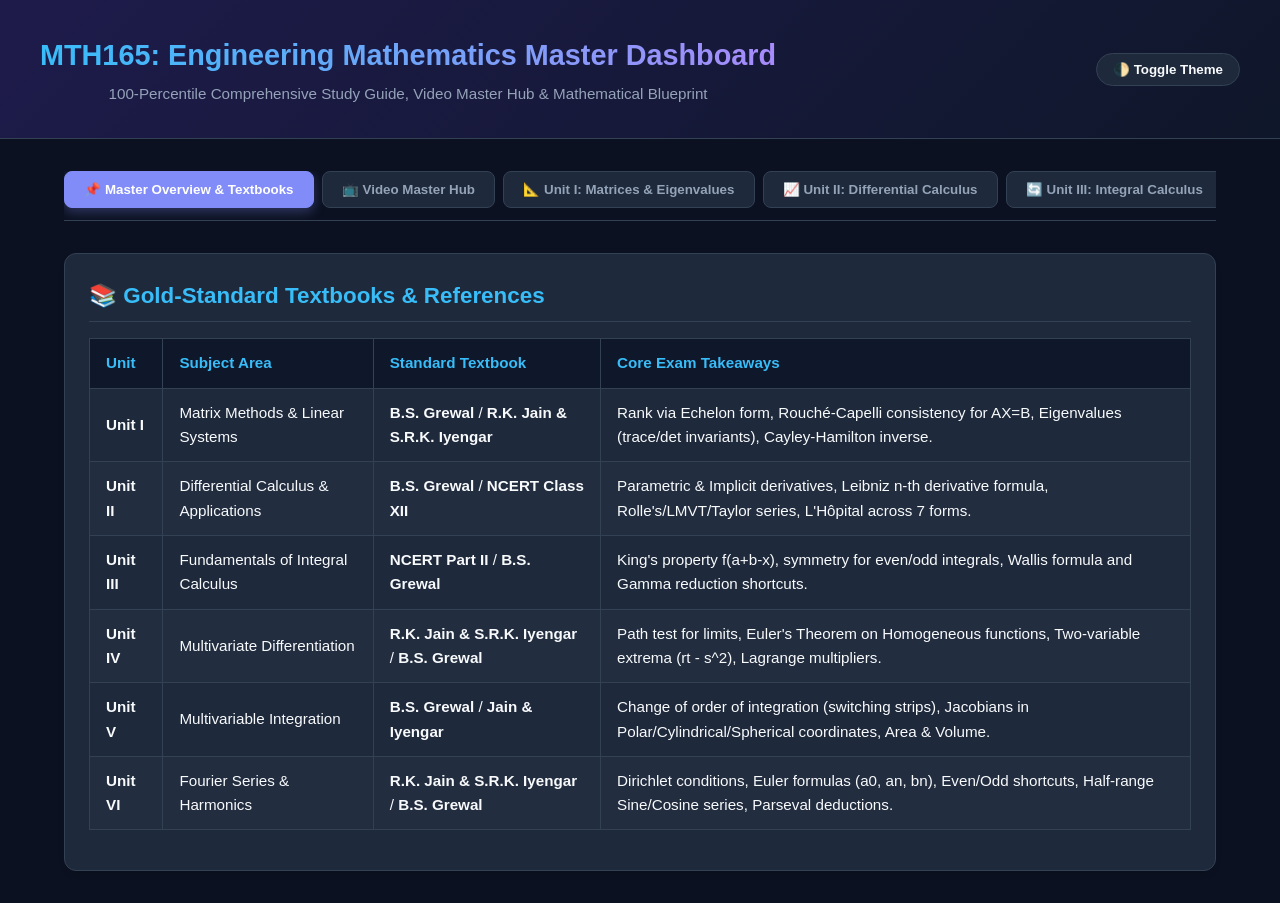
<file: subjects/MTH165_Ultimate_Master_Study_Dashboard.html>
<!DOCTYPE html>
<html lang="en">
<head>
  <meta charset="UTF-8">
  <meta name="viewport" content="width=device-width, initial-scale=1.0">
  <title>MTH165: Ultimate Master Study & Video Resource Dashboard</title>
  <style>
    :root {
      --bg-primary: #0b1120;
      --bg-secondary: #1e293b;
      --bg-card: #0f172a;
      --text-primary: #f8fafc;
      --text-secondary: #94a3b8;
      --accent-blue: #38bdf8;
      --accent-indigo: #818cf8;
      --accent-violet: #a78bfa;
      --accent-emerald: #34d399;
      --accent-amber: #fbbf24;
      --border-color: #334155;
      --code-bg: #030712;
    }
    [data-theme="light"] {
      --bg-primary: #f8fafc;
      --bg-secondary: #ffffff;
      --bg-card: #f1f5f9;
      --text-primary: #0f172a;
      --text-secondary: #475569;
      --accent-blue: #0284c7;
      --accent-indigo: #4f46e5;
      --accent-violet: #7c3aed;
      --accent-emerald: #059669;
      --accent-amber: #d97706;
      --border-color: #cbd5e1;
      --code-bg: #e2e8f0;
    }
    * { box-sizing: border-box; margin: 0; padding: 0; font-family: -apple-system, BlinkMacSystemFont, "Segoe UI", Roboto, Helvetica, Arial, sans-serif; }
    body { background-color: var(--bg-primary); color: var(--text-primary); transition: background-color 0.3s, color 0.3s; line-height: 1.6; }
    header { background: linear-gradient(135deg, #1e1b4b 0%, #0f172a 100%); border-bottom: 1px solid var(--border-color); padding: 2rem 1.5rem; text-align: center; position: sticky; top: 0; z-index: 100; backdrop-filter: blur(8px); }
    .header-content { max-width: 1200px; margin: 0 auto; display: flex; justify-content: space-between; align-items: center; flex-wrap: wrap; gap: 1rem; }
    .title-group h1 { font-size: 1.8rem; font-weight: 800; background: linear-gradient(to right, var(--accent-blue), var(--accent-violet)); -webkit-background-clip: text; -webkit-text-fill-color: transparent; }
    .title-group p { color: var(--text-secondary); font-size: 0.95rem; margin-top: 0.25rem; }
    .theme-toggle { background: var(--bg-secondary); color: var(--text-primary); border: 1px solid var(--border-color); padding: 0.5rem 1rem; border-radius: 9999px; cursor: pointer; font-weight: 600; display: flex; align-items: center; gap: 0.5rem; }
    .container { max-width: 1200px; margin: 2rem auto; padding: 0 1.5rem; }
    .nav-tabs { display: flex; gap: 0.5rem; overflow-x: auto; padding-bottom: 0.75rem; border-bottom: 1px solid var(--border-color); margin-bottom: 2rem; scrollbar-width: thin; }
    .tab-btn { background: var(--bg-secondary); color: var(--text-secondary); border: 1px solid var(--border-color); padding: 0.6rem 1.2rem; border-radius: 0.5rem; cursor: pointer; white-space: nowrap; font-weight: 600; transition: all 0.2s; }
    .tab-btn.active { background: var(--accent-indigo); color: #ffffff; border-color: var(--accent-indigo); box-shadow: 0 4px 12px rgba(129, 140, 248, 0.3); }
    .tab-content { display: none; }
    .tab-content.active { display: block; animation: fadeIn 0.3s ease-in-out; }
    @keyframes fadeIn { from { opacity: 0; transform: translateY(6px); } to { opacity: 1; transform: translateY(0); } }
    .card { background: var(--bg-secondary); border: 1px solid var(--border-color); border-radius: 0.75rem; padding: 1.5rem; margin-bottom: 1.5rem; box-shadow: 0 4px 6px -1px rgba(0,0,0,0.1); }
    .card h2 { color: var(--accent-blue); font-size: 1.4rem; margin-bottom: 1rem; border-bottom: 1px solid var(--border-color); padding-bottom: 0.5rem; }
    .card h3 { color: var(--accent-violet); font-size: 1.15rem; margin: 1.25rem 0 0.5rem; }
    table { width: 100%; border-collapse: collapse; margin: 1rem 0; font-size: 0.95rem; }
    th, td { border: 1px solid var(--border-color); padding: 0.75rem 1rem; text-align: left; }
    th { background: var(--bg-card); color: var(--accent-blue); font-weight: 700; }
    tr:nth-child(even) { background: rgba(255,255,255,0.02); }
    pre { background: var(--code-bg); border: 1px solid var(--border-color); border-radius: 0.5rem; padding: 1rem; overflow-x: auto; font-family: ui-monospace, SFMono-Regular, Menlo, Monaco, Consolas, monospace; font-size: 0.88rem; color: #38bdf8; margin: 1rem 0; }
    .btn { display: inline-block; background: var(--accent-indigo); color: #ffffff; padding: 0.5rem 1rem; border-radius: 0.375rem; text-decoration: none; font-weight: 600; margin-top: 0.5rem; transition: opacity 0.2s; border: none; cursor: pointer; }
    .btn:hover { opacity: 0.9; }
    .btn-yt { background: #dc2626; color: #ffffff; }
    .badge { display: inline-block; padding: 0.2rem 0.6rem; border-radius: 9999px; font-size: 0.75rem; font-weight: 700; background: rgba(56, 189, 248, 0.15); color: var(--accent-blue); margin-right: 0.5rem; }
    .grid-2 { display: grid; grid-template-columns: repeat(auto-fit, minmax(320px, 1fr)); gap: 1.5rem; }
    .video-card { background: var(--bg-card); border: 1px solid var(--border-color); border-radius: 0.5rem; padding: 1.25rem; margin-bottom: 1rem; }
    .video-card h4 { color: var(--accent-emerald); font-size: 1.05rem; margin-bottom: 0.35rem; }
    .video-card p { color: var(--text-secondary); font-size: 0.9rem; margin-bottom: 0.75rem; }
  </style>
</head>
<body>
  <header>
    <div class="header-content">
      <div class="title-group">
        <h1>MTH165: Engineering Mathematics Master Dashboard</h1>
        <p>100-Percentile Comprehensive Study Guide, Video Master Hub & Mathematical Blueprint</p>
      </div>
      <button class="theme-toggle" onclick="toggleTheme()">🌓 Toggle Theme</button>
    </div>
  </header>

  <div class="container">
    <div class="nav-tabs">
      <button class="tab-btn active" onclick="showTab('overview')">📌 Master Overview & Textbooks</button>
      <button class="tab-btn" onclick="showTab('videos')">📺 Video Master Hub</button>
      <button class="tab-btn" onclick="showTab('unit1')">📐 Unit I: Matrices & Eigenvalues</button>
      <button class="tab-btn" onclick="showTab('unit2')">📈 Unit II: Differential Calculus</button>
      <button class="tab-btn" onclick="showTab('unit3')">🔄 Unit III: Integral Calculus</button>
      <button class="tab-btn" onclick="showTab('unit4')">🌐 Unit IV: Multivariate Diff</button>
      <button class="tab-btn" onclick="showTab('unit5')">🧊 Unit V: Multiple Integrals</button>
      <button class="tab-btn" onclick="showTab('unit6')">🌊 Unit VI: Fourier Series</button>
      <button class="tab-btn" onclick="showTab('viva')">🎯 Top 50 Viva Voce</button>
      <button class="tab-btn" onclick="showTab('strategy')">🏆 100-Percentile Strategy</button>
    </div>

    <!-- TAB 1: OVERVIEW -->
    <div id="overview" class="tab-content active">
      <div class="card">
        <h2>📚 Gold-Standard Textbooks & References</h2>
        <table>
          <thead>
            <tr><th>Unit</th><th>Subject Area</th><th>Standard Textbook</th><th>Core Exam Takeaways</th></tr>
          </thead>
          <tbody>
            <tr>
              <td><strong>Unit I</strong></td>
              <td>Matrix Methods & Linear Systems</td>
              <td><strong>B.S. Grewal</strong> / <strong>R.K. Jain & S.R.K. Iyengar</strong></td>
              <td>Rank via Echelon form, Rouché-Capelli consistency for AX=B, Eigenvalues (trace/det invariants), Cayley-Hamilton inverse.</td>
            </tr>
            <tr>
              <td><strong>Unit II</strong></td>
              <td>Differential Calculus & Applications</td>
              <td><strong>B.S. Grewal</strong> / <strong>NCERT Class XII</strong></td>
              <td>Parametric & Implicit derivatives, Leibniz n-th derivative formula, Rolle's/LMVT/Taylor series, L'Hôpital across 7 forms.</td>
            </tr>
            <tr>
              <td><strong>Unit III</strong></td>
              <td>Fundamentals of Integral Calculus</td>
              <td><strong>NCERT Part II</strong> / <strong>B.S. Grewal</strong></td>
              <td>King's property f(a+b-x), symmetry for even/odd integrals, Wallis formula and Gamma reduction shortcuts.</td>
            </tr>
            <tr>
              <td><strong>Unit IV</strong></td>
              <td>Multivariate Differentiation</td>
              <td><strong>R.K. Jain & S.R.K. Iyengar</strong> / <strong>B.S. Grewal</strong></td>
              <td>Path test for limits, Euler's Theorem on Homogeneous functions, Two-variable extrema (rt - s^2), Lagrange multipliers.</td>
            </tr>
            <tr>
              <td><strong>Unit V</strong></td>
              <td>Multivariable Integration</td>
              <td><strong>B.S. Grewal</strong> / <strong>Jain & Iyengar</strong></td>
              <td>Change of order of integration (switching strips), Jacobians in Polar/Cylindrical/Spherical coordinates, Area & Volume.</td>
            </tr>
            <tr>
              <td><strong>Unit VI</strong></td>
              <td>Fourier Series & Harmonics</td>
              <td><strong>R.K. Jain & S.R.K. Iyengar</strong> / <strong>B.S. Grewal</strong></td>
              <td>Dirichlet conditions, Euler formulas (a0, an, bn), Even/Odd shortcuts, Half-range Sine/Cosine series, Parseval deductions.</td>
            </tr>
          </tbody>
        </table>
      </div>
    </div>

            <!-- TAB 2: VIDEOS -->
    <div id="videos" class="tab-content">
      <div class="card" style="margin-bottom: 1.25rem; background: rgba(14,165,233,0.06); border: 1px solid rgba(14,165,233,0.2);">
        <div style="display: flex; justify-content: space-between; align-items: center; flex-wrap: wrap; gap: 0.75rem;">
          <div>
            <h2 style="color: var(--accent-blue); margin: 0 0 0.25rem; border: none; padding: 0;">📺 Mathematics for Engineers — Prescribed Video Playlist</h2>
            <span style="font-size: 0.88rem; color: var(--text-secondary);">Syllabus Study Quota: <strong style="color: #fbbf24;">20 Sequential Lectures (~10h 3m / 603 mins total)</strong></span>
          </div>
          <span class="badge" style="background: rgba(16,185,129,0.2); color: #34d399; font-size: 0.85rem; padding: 0.35rem 0.75rem; border: 1px solid rgba(16,185,129,0.4);">
            🎯 100% Fixed Syllabus Coverage
          </span>
        </div>
      </div>
      <div style="display: grid; grid-template-columns: repeat(auto-fill, minmax(320px, 1fr)); gap: 1rem;">
                <div class="card video-card" style="border: 1px solid rgba(255,255,255,0.1); border-radius: 0.75rem; padding: 1.25rem; display: flex; flex-direction: column; justify-content: space-between; background: rgba(15,23,42,0.6);">
                    <div>
                        <!-- Playlist Sequence & Prescribed Time -->
                        <div style="display: flex; gap: 0.4rem; flex-wrap: wrap; margin-bottom: 0.6rem;">
                            <span class="badge" style="font-size: 0.72rem; padding: 0.25rem 0.55rem; background: rgba(14,165,233,0.2); color: #38bdf8; font-weight: 800;">🎬 Lecture #01 of 20</span>
                            <span class="badge" style="font-size: 0.72rem; padding: 0.25rem 0.55rem; background: rgba(245,158,11,0.2); color: #fbbf24; font-weight: 700;">⏱️ Fixed Time: 30 Mins</span>
                            <span class="badge" style="font-size: 0.72rem; padding: 0.25rem 0.55rem; background: rgba(139,92,246,0.2); color: #c084fc; font-weight: 700;">📈 +5.0% Syllabus</span>
                            <span class="badge" style="font-size: 0.72rem; padding: 0.25rem 0.55rem; background: rgba(16,185,129,0.2); color: #34d399; font-weight: 700;">🎯 10-Mark Mandatory Numerical</span>
                        </div>

                        <!-- Syllabus Module Callout -->
                        <div style="background: rgba(14,165,233,0.06); border: 1px dashed rgba(14,165,233,0.3); border-radius: 0.4rem; padding: 0.45rem 0.75rem; margin-bottom: 0.6rem; font-size: 0.82rem; color: #f8fafc;">
                            📖 <strong>Syllabus Module:</strong> <span style="color: #38bdf8;">Unit I § 1.1 — Rank of Matrix via Echelon & Normal Forms</span>
                        </div>

                        <h3 class="card-title" style="margin: 0.25rem 0 0.35rem; font-size: 1.05rem; color: #f8fafc;">Rank of Matrix (Echelon Form & Normal Form)</h3>
                        <div style="font-size: 0.8rem; color: #94a3b8; margin-bottom: 0.5rem; display: flex; gap: 0.75rem; flex-wrap: wrap;">
                            <span>📺 <strong>Faculty:</strong> <span style="color: #cbd5e1;">Dr. Gajendra Purohit</span></span>
                            <span>⏳ <strong>Cumulative Time:</strong> <span style="color: #fbbf24;">30m / 10h 3m</span></span>
                        </div>
                        <p style="color: #cbd5e1; font-size: 0.84rem; line-height: 1.5; background: rgba(0,0,0,0.25); padding: 0.6rem 0.75rem; border-radius: 0.4rem; border-left: 3px solid #0284c7; margin: 0;">How to apply elementary row operations without altering the matrix rank; transforming to Row Echelon form ($a_{ij} = 0$ for $i > j$); counting non-zero rows; transforming to Normal Form $[I_r\ 0; 0\ 0]$ using both row and column operations.</p>
                    </div>
                    <div style="margin-top: 1rem;">
                        <a href="https://www.youtube.com/results?search_query=Dr+Gajendra+Purohit+Rank+of+Matrix+Echelon+Form+Normal+Form" target="_blank" class="video-btn" style="background: #dc2626; color: white; border: none; padding: 0.6rem 1rem; border-radius: 0.5rem; text-decoration: none; font-weight: 700; font-size: 0.85rem; display: inline-flex; align-items: center; justify-content: center; gap: 0.4rem; width: 100%; transition: 0.2s;">
                            ▶ Watch Lecture #01 on YouTube
                        </a>
                    </div>
                </div>
                <div class="card video-card" style="border: 1px solid rgba(255,255,255,0.1); border-radius: 0.75rem; padding: 1.25rem; display: flex; flex-direction: column; justify-content: space-between; background: rgba(15,23,42,0.6);">
                    <div>
                        <!-- Playlist Sequence & Prescribed Time -->
                        <div style="display: flex; gap: 0.4rem; flex-wrap: wrap; margin-bottom: 0.6rem;">
                            <span class="badge" style="font-size: 0.72rem; padding: 0.25rem 0.55rem; background: rgba(14,165,233,0.2); color: #38bdf8; font-weight: 800;">🎬 Lecture #02 of 20</span>
                            <span class="badge" style="font-size: 0.72rem; padding: 0.25rem 0.55rem; background: rgba(245,158,11,0.2); color: #fbbf24; font-weight: 700;">⏱️ Fixed Time: 32 Mins</span>
                            <span class="badge" style="font-size: 0.72rem; padding: 0.25rem 0.55rem; background: rgba(139,92,246,0.2); color: #c084fc; font-weight: 700;">📈 +5.0% Syllabus</span>
                            <span class="badge" style="font-size: 0.72rem; padding: 0.25rem 0.55rem; background: rgba(16,185,129,0.2); color: #34d399; font-weight: 700;">🎯 15-Mark Mandatory Numerical</span>
                        </div>

                        <!-- Syllabus Module Callout -->
                        <div style="background: rgba(14,165,233,0.06); border: 1px dashed rgba(14,165,233,0.3); border-radius: 0.4rem; padding: 0.45rem 0.75rem; margin-bottom: 0.6rem; font-size: 0.82rem; color: #f8fafc;">
                            📖 <strong>Syllabus Module:</strong> <span style="color: #38bdf8;">Unit I § 1.2 — System of Linear Equations & Rouché-Capelli Consistency Test</span>
                        </div>

                        <h3 class="card-title" style="margin: 0.25rem 0 0.35rem; font-size: 1.05rem; color: #f8fafc;">System of Linear Equations ($AX = B$) & Consistency Tests</h3>
                        <div style="font-size: 0.8rem; color: #94a3b8; margin-bottom: 0.5rem; display: flex; gap: 0.75rem; flex-wrap: wrap;">
                            <span>📺 <strong>Faculty:</strong> <span style="color: #cbd5e1;">Dr. Gajendra Purohit</span></span>
                            <span>⏳ <strong>Cumulative Time:</strong> <span style="color: #fbbf24;">1h 2m / 10h 3m</span></span>
                        </div>
                        <p style="color: #cbd5e1; font-size: 0.84rem; line-height: 1.5; background: rgba(0,0,0,0.25); padding: 0.6rem 0.75rem; border-radius: 0.4rem; border-left: 3px solid #0284c7; margin: 0;">Augmented matrix $[A|B]$ construction; Rouché-Capelli consistency conditions; determining conditions for $\lambda$ and $\mu$ to yield (i) No solution, (ii) Unique solution, (iii) Infinite solutions.</p>
                    </div>
                    <div style="margin-top: 1rem;">
                        <a href="https://www.youtube.com/results?search_query=Dr+Gajendra+Purohit+System+of+Linear+Equations+Consistency+Rouche+Capelli" target="_blank" class="video-btn" style="background: #dc2626; color: white; border: none; padding: 0.6rem 1rem; border-radius: 0.5rem; text-decoration: none; font-weight: 700; font-size: 0.85rem; display: inline-flex; align-items: center; justify-content: center; gap: 0.4rem; width: 100%; transition: 0.2s;">
                            ▶ Watch Lecture #02 on YouTube
                        </a>
                    </div>
                </div>
                <div class="card video-card" style="border: 1px solid rgba(255,255,255,0.1); border-radius: 0.75rem; padding: 1.25rem; display: flex; flex-direction: column; justify-content: space-between; background: rgba(15,23,42,0.6);">
                    <div>
                        <!-- Playlist Sequence & Prescribed Time -->
                        <div style="display: flex; gap: 0.4rem; flex-wrap: wrap; margin-bottom: 0.6rem;">
                            <span class="badge" style="font-size: 0.72rem; padding: 0.25rem 0.55rem; background: rgba(14,165,233,0.2); color: #38bdf8; font-weight: 800;">🎬 Lecture #03 of 20</span>
                            <span class="badge" style="font-size: 0.72rem; padding: 0.25rem 0.55rem; background: rgba(245,158,11,0.2); color: #fbbf24; font-weight: 700;">⏱️ Fixed Time: 35 Mins</span>
                            <span class="badge" style="font-size: 0.72rem; padding: 0.25rem 0.55rem; background: rgba(139,92,246,0.2); color: #c084fc; font-weight: 700;">📈 +5.0% Syllabus</span>
                            <span class="badge" style="font-size: 0.72rem; padding: 0.25rem 0.55rem; background: rgba(16,185,129,0.2); color: #34d399; font-weight: 700;">🎯 15-Mark Mandatory Numerical</span>
                        </div>

                        <!-- Syllabus Module Callout -->
                        <div style="background: rgba(14,165,233,0.06); border: 1px dashed rgba(14,165,233,0.3); border-radius: 0.4rem; padding: 0.45rem 0.75rem; margin-bottom: 0.6rem; font-size: 0.82rem; color: #f8fafc;">
                            📖 <strong>Syllabus Module:</strong> <span style="color: #38bdf8;">Unit I § 1.3 — Eigenvalues, Eigenvectors & Cayley-Hamilton Theorem for A⁻¹</span>
                        </div>

                        <h3 class="card-title" style="margin: 0.25rem 0 0.35rem; font-size: 1.05rem; color: #f8fafc;">Eigenvalues, Eigenvectors & Cayley-Hamilton Theorem</h3>
                        <div style="font-size: 0.8rem; color: #94a3b8; margin-bottom: 0.5rem; display: flex; gap: 0.75rem; flex-wrap: wrap;">
                            <span>📺 <strong>Faculty:</strong> <span style="color: #cbd5e1;">Dr. Gajendra Purohit</span></span>
                            <span>⏳ <strong>Cumulative Time:</strong> <span style="color: #fbbf24;">1h 37m / 10h 3m</span></span>
                        </div>
                        <p style="color: #cbd5e1; font-size: 0.84rem; line-height: 1.5; background: rgba(0,0,0,0.25); padding: 0.6rem 0.75rem; border-radius: 0.4rem; border-left: 3px solid #0284c7; margin: 0;">Characteristic equation shortcut $\lambda^3 - \text{tr}(A)\lambda^2 + (M_{11}+M_{22}+M_{33})\lambda - |A| = 0$; finding orthogonal eigenvectors for repeated eigenvalues; verifying $P(A) = 0$; computing $A^{-1}$ and $A^4$.</p>
                    </div>
                    <div style="margin-top: 1rem;">
                        <a href="https://www.youtube.com/results?search_query=Dr+Gajendra+Purohit+Eigenvalues+Eigenvectors+Cayley+Hamilton+Theorem" target="_blank" class="video-btn" style="background: #dc2626; color: white; border: none; padding: 0.6rem 1rem; border-radius: 0.5rem; text-decoration: none; font-weight: 700; font-size: 0.85rem; display: inline-flex; align-items: center; justify-content: center; gap: 0.4rem; width: 100%; transition: 0.2s;">
                            ▶ Watch Lecture #03 on YouTube
                        </a>
                    </div>
                </div>
                <div class="card video-card" style="border: 1px solid rgba(255,255,255,0.1); border-radius: 0.75rem; padding: 1.25rem; display: flex; flex-direction: column; justify-content: space-between; background: rgba(15,23,42,0.6);">
                    <div>
                        <!-- Playlist Sequence & Prescribed Time -->
                        <div style="display: flex; gap: 0.4rem; flex-wrap: wrap; margin-bottom: 0.6rem;">
                            <span class="badge" style="font-size: 0.72rem; padding: 0.25rem 0.55rem; background: rgba(14,165,233,0.2); color: #38bdf8; font-weight: 800;">🎬 Lecture #04 of 20</span>
                            <span class="badge" style="font-size: 0.72rem; padding: 0.25rem 0.55rem; background: rgba(245,158,11,0.2); color: #fbbf24; font-weight: 700;">⏱️ Fixed Time: 20 Mins</span>
                            <span class="badge" style="font-size: 0.72rem; padding: 0.25rem 0.55rem; background: rgba(139,92,246,0.2); color: #c084fc; font-weight: 700;">📈 +5.0% Syllabus</span>
                            <span class="badge" style="font-size: 0.72rem; padding: 0.25rem 0.55rem; background: rgba(16,185,129,0.2); color: #34d399; font-weight: 700;">🎯 Conceptual Foundation</span>
                        </div>

                        <!-- Syllabus Module Callout -->
                        <div style="background: rgba(14,165,233,0.06); border: 1px dashed rgba(14,165,233,0.3); border-radius: 0.4rem; padding: 0.45rem 0.75rem; margin-bottom: 0.6rem; font-size: 0.82rem; color: #f8fafc;">
                            📖 <strong>Syllabus Module:</strong> <span style="color: #38bdf8;">Unit I § 1.4 — Geometric Intuition of Linear Transformations & Determinants</span>
                        </div>

                        <h3 class="card-title" style="margin: 0.25rem 0 0.35rem; font-size: 1.05rem; color: #f8fafc;">Essence of Linear Algebra: 3D Visual Transformations</h3>
                        <div style="font-size: 0.8rem; color: #94a3b8; margin-bottom: 0.5rem; display: flex; gap: 0.75rem; flex-wrap: wrap;">
                            <span>📺 <strong>Faculty:</strong> <span style="color: #cbd5e1;">3Blue1Brown</span></span>
                            <span>⏳ <strong>Cumulative Time:</strong> <span style="color: #fbbf24;">1h 57m / 10h 3m</span></span>
                        </div>
                        <p style="color: #cbd5e1; font-size: 0.84rem; line-height: 1.5; background: rgba(0,0,0,0.25); padding: 0.6rem 0.75rem; border-radius: 0.4rem; border-left: 3px solid #0284c7; margin: 0;">Visualizing determinants as volume scaling factors, eigenvectors as directional invariants under linear transforms, and column spaces as spans.</p>
                    </div>
                    <div style="margin-top: 1rem;">
                        <a href="https://www.youtube.com/results?search_query=3Blue1Brown+Essence+of+Linear+Algebra" target="_blank" class="video-btn" style="background: #dc2626; color: white; border: none; padding: 0.6rem 1rem; border-radius: 0.5rem; text-decoration: none; font-weight: 700; font-size: 0.85rem; display: inline-flex; align-items: center; justify-content: center; gap: 0.4rem; width: 100%; transition: 0.2s;">
                            ▶ Watch Lecture #04 on YouTube
                        </a>
                    </div>
                </div>
                <div class="card video-card" style="border: 1px solid rgba(255,255,255,0.1); border-radius: 0.75rem; padding: 1.25rem; display: flex; flex-direction: column; justify-content: space-between; background: rgba(15,23,42,0.6);">
                    <div>
                        <!-- Playlist Sequence & Prescribed Time -->
                        <div style="display: flex; gap: 0.4rem; flex-wrap: wrap; margin-bottom: 0.6rem;">
                            <span class="badge" style="font-size: 0.72rem; padding: 0.25rem 0.55rem; background: rgba(14,165,233,0.2); color: #38bdf8; font-weight: 800;">🎬 Lecture #05 of 20</span>
                            <span class="badge" style="font-size: 0.72rem; padding: 0.25rem 0.55rem; background: rgba(245,158,11,0.2); color: #fbbf24; font-weight: 700;">⏱️ Fixed Time: 38 Mins</span>
                            <span class="badge" style="font-size: 0.72rem; padding: 0.25rem 0.55rem; background: rgba(139,92,246,0.2); color: #c084fc; font-weight: 700;">📈 +5.0% Syllabus</span>
                            <span class="badge" style="font-size: 0.72rem; padding: 0.25rem 0.55rem; background: rgba(16,185,129,0.2); color: #34d399; font-weight: 700;">🎯 15-Mark Mandatory Derivation</span>
                        </div>

                        <!-- Syllabus Module Callout -->
                        <div style="background: rgba(14,165,233,0.06); border: 1px dashed rgba(14,165,233,0.3); border-radius: 0.4rem; padding: 0.45rem 0.75rem; margin-bottom: 0.6rem; font-size: 0.82rem; color: #f8fafc;">
                            📖 <strong>Syllabus Module:</strong> <span style="color: #38bdf8;">Unit II § 2.1 — Leibniz's Theorem for n-th Derivative of Product (uv)_n</span>
                        </div>

                        <h3 class="card-title" style="margin: 0.25rem 0 0.35rem; font-size: 1.05rem; color: #f8fafc;">Leibniz's Theorem for $n$-th Derivative of a Product</h3>
                        <div style="font-size: 0.8rem; color: #94a3b8; margin-bottom: 0.5rem; display: flex; gap: 0.75rem; flex-wrap: wrap;">
                            <span>📺 <strong>Faculty:</strong> <span style="color: #cbd5e1;">Bhagwan Singh Vishwakarma (BSV Maths)</span></span>
                            <span>⏳ <strong>Cumulative Time:</strong> <span style="color: #fbbf24;">2h 35m / 10h 3m</span></span>
                        </div>
                        <p style="color: #cbd5e1; font-size: 0.84rem; line-height: 1.5; background: rgba(0,0,0,0.25); padding: 0.6rem 0.75rem; border-radius: 0.4rem; border-left: 3px solid #0284c7; margin: 0;">$(uv)_n = \sum_{r=0}^n \binom{n}{r} u_{n-r} v_r$; choosing $v$ such that higher derivatives terminate; standard university proofs like proving $(1-x^2)y_{n+2} - (2n+1)xy_{n+1} - (n^2+m^2)y_n = 0$ for $y = \sin(m \sin^{-1} x)$ or $y = (x^2-1)^n$.</p>
                    </div>
                    <div style="margin-top: 1rem;">
                        <a href="https://www.youtube.com/results?search_query=Bhagwan+Singh+Vishwakarma+Leibniz+Theorem+nth+derivative" target="_blank" class="video-btn" style="background: #dc2626; color: white; border: none; padding: 0.6rem 1rem; border-radius: 0.5rem; text-decoration: none; font-weight: 700; font-size: 0.85rem; display: inline-flex; align-items: center; justify-content: center; gap: 0.4rem; width: 100%; transition: 0.2s;">
                            ▶ Watch Lecture #05 on YouTube
                        </a>
                    </div>
                </div>
                <div class="card video-card" style="border: 1px solid rgba(255,255,255,0.1); border-radius: 0.75rem; padding: 1.25rem; display: flex; flex-direction: column; justify-content: space-between; background: rgba(15,23,42,0.6);">
                    <div>
                        <!-- Playlist Sequence & Prescribed Time -->
                        <div style="display: flex; gap: 0.4rem; flex-wrap: wrap; margin-bottom: 0.6rem;">
                            <span class="badge" style="font-size: 0.72rem; padding: 0.25rem 0.55rem; background: rgba(14,165,233,0.2); color: #38bdf8; font-weight: 800;">🎬 Lecture #06 of 20</span>
                            <span class="badge" style="font-size: 0.72rem; padding: 0.25rem 0.55rem; background: rgba(245,158,11,0.2); color: #fbbf24; font-weight: 700;">⏱️ Fixed Time: 28 Mins</span>
                            <span class="badge" style="font-size: 0.72rem; padding: 0.25rem 0.55rem; background: rgba(139,92,246,0.2); color: #c084fc; font-weight: 700;">📈 +5.0% Syllabus</span>
                            <span class="badge" style="font-size: 0.72rem; padding: 0.25rem 0.55rem; background: rgba(16,185,129,0.2); color: #34d399; font-weight: 700;">🎯 10-Mark Section B</span>
                        </div>

                        <!-- Syllabus Module Callout -->
                        <div style="background: rgba(14,165,233,0.06); border: 1px dashed rgba(14,165,233,0.3); border-radius: 0.4rem; padding: 0.45rem 0.75rem; margin-bottom: 0.6rem; font-size: 0.82rem; color: #f8fafc;">
                            📖 <strong>Syllabus Module:</strong> <span style="color: #38bdf8;">Unit II § 2.2 — Rolle's Theorem, LMVT & Cauchy's Mean Value Theorems</span>
                        </div>

                        <h3 class="card-title" style="margin: 0.25rem 0 0.35rem; font-size: 1.05rem; color: #f8fafc;">Mean Value Theorems (Rolle's, LMVT, Cauchy's MVT)</h3>
                        <div style="font-size: 0.8rem; color: #94a3b8; margin-bottom: 0.5rem; display: flex; gap: 0.75rem; flex-wrap: wrap;">
                            <span>📺 <strong>Faculty:</strong> <span style="color: #cbd5e1;">Dr. Gajendra Purohit</span></span>
                            <span>⏳ <strong>Cumulative Time:</strong> <span style="color: #fbbf24;">3h 3m / 10h 3m</span></span>
                        </div>
                        <p style="color: #cbd5e1; font-size: 0.84rem; line-height: 1.5; background: rgba(0,0,0,0.25); padding: 0.6rem 0.75rem; border-radius: 0.4rem; border-left: 3px solid #0284c7; margin: 0;">Verifying continuity and differentiability conditions; algebraic and trigonometric functions; finding exact point $c \in (a, b)$; Cauchy's theorem ratio $\frac{f'(c)}{g'(c)} = \frac{f(b)-f(a)}{g(b)-g(a)}$.</p>
                    </div>
                    <div style="margin-top: 1rem;">
                        <a href="https://www.youtube.com/results?search_query=Dr+Gajendra+Purohit+Rolle+Theorem+LMVT+Cauchy+Mean+Value+Theorem" target="_blank" class="video-btn" style="background: #dc2626; color: white; border: none; padding: 0.6rem 1rem; border-radius: 0.5rem; text-decoration: none; font-weight: 700; font-size: 0.85rem; display: inline-flex; align-items: center; justify-content: center; gap: 0.4rem; width: 100%; transition: 0.2s;">
                            ▶ Watch Lecture #06 on YouTube
                        </a>
                    </div>
                </div>
                <div class="card video-card" style="border: 1px solid rgba(255,255,255,0.1); border-radius: 0.75rem; padding: 1.25rem; display: flex; flex-direction: column; justify-content: space-between; background: rgba(15,23,42,0.6);">
                    <div>
                        <!-- Playlist Sequence & Prescribed Time -->
                        <div style="display: flex; gap: 0.4rem; flex-wrap: wrap; margin-bottom: 0.6rem;">
                            <span class="badge" style="font-size: 0.72rem; padding: 0.25rem 0.55rem; background: rgba(14,165,233,0.2); color: #38bdf8; font-weight: 800;">🎬 Lecture #07 of 20</span>
                            <span class="badge" style="font-size: 0.72rem; padding: 0.25rem 0.55rem; background: rgba(245,158,11,0.2); color: #fbbf24; font-weight: 700;">⏱️ Fixed Time: 25 Mins</span>
                            <span class="badge" style="font-size: 0.72rem; padding: 0.25rem 0.55rem; background: rgba(139,92,246,0.2); color: #c084fc; font-weight: 700;">📈 +5.0% Syllabus</span>
                            <span class="badge" style="font-size: 0.72rem; padding: 0.25rem 0.55rem; background: rgba(16,185,129,0.2); color: #34d399; font-weight: 700;">🎯 10-Mark Section B</span>
                        </div>

                        <!-- Syllabus Module Callout -->
                        <div style="background: rgba(14,165,233,0.06); border: 1px dashed rgba(14,165,233,0.3); border-radius: 0.4rem; padding: 0.45rem 0.75rem; margin-bottom: 0.6rem; font-size: 0.82rem; color: #f8fafc;">
                            📖 <strong>Syllabus Module:</strong> <span style="color: #38bdf8;">Unit II § 2.3 — Taylor's & Maclaurin's Series Expansions for Single Variable</span>
                        </div>

                        <h3 class="card-title" style="margin: 0.25rem 0 0.35rem; font-size: 1.05rem; color: #f8fafc;">Taylor's & Maclaurin's Series Expansions</h3>
                        <div style="font-size: 0.8rem; color: #94a3b8; margin-bottom: 0.5rem; display: flex; gap: 0.75rem; flex-wrap: wrap;">
                            <span>📺 <strong>Faculty:</strong> <span style="color: #cbd5e1;">Bhagwan Singh Vishwakarma</span></span>
                            <span>⏳ <strong>Cumulative Time:</strong> <span style="color: #fbbf24;">3h 28m / 10h 3m</span></span>
                        </div>
                        <p style="color: #cbd5e1; font-size: 0.84rem; line-height: 1.5; background: rgba(0,0,0,0.25); padding: 0.6rem 0.75rem; border-radius: 0.4rem; border-left: 3px solid #0284c7; margin: 0;">Expansion in powers of $(x - a)$ vs powers of $x$; Lagrange remainder term; expanding $\ln(1+x), e^x, \sin x, \tan^{-1} x$.</p>
                    </div>
                    <div style="margin-top: 1rem;">
                        <a href="https://www.youtube.com/results?search_query=Bhagwan+Singh+Vishwakarma+Taylor+Maclaurin+Series+Expansion" target="_blank" class="video-btn" style="background: #dc2626; color: white; border: none; padding: 0.6rem 1rem; border-radius: 0.5rem; text-decoration: none; font-weight: 700; font-size: 0.85rem; display: inline-flex; align-items: center; justify-content: center; gap: 0.4rem; width: 100%; transition: 0.2s;">
                            ▶ Watch Lecture #07 on YouTube
                        </a>
                    </div>
                </div>
                <div class="card video-card" style="border: 1px solid rgba(255,255,255,0.1); border-radius: 0.75rem; padding: 1.25rem; display: flex; flex-direction: column; justify-content: space-between; background: rgba(15,23,42,0.6);">
                    <div>
                        <!-- Playlist Sequence & Prescribed Time -->
                        <div style="display: flex; gap: 0.4rem; flex-wrap: wrap; margin-bottom: 0.6rem;">
                            <span class="badge" style="font-size: 0.72rem; padding: 0.25rem 0.55rem; background: rgba(14,165,233,0.2); color: #38bdf8; font-weight: 800;">🎬 Lecture #08 of 20</span>
                            <span class="badge" style="font-size: 0.72rem; padding: 0.25rem 0.55rem; background: rgba(245,158,11,0.2); color: #fbbf24; font-weight: 700;">⏱️ Fixed Time: 22 Mins</span>
                            <span class="badge" style="font-size: 0.72rem; padding: 0.25rem 0.55rem; background: rgba(139,92,246,0.2); color: #c084fc; font-weight: 700;">📈 +5.0% Syllabus</span>
                            <span class="badge" style="font-size: 0.72rem; padding: 0.25rem 0.55rem; background: rgba(16,185,129,0.2); color: #34d399; font-weight: 700;">🎯 5-Mark Section A</span>
                        </div>

                        <!-- Syllabus Module Callout -->
                        <div style="background: rgba(14,165,233,0.06); border: 1px dashed rgba(14,165,233,0.3); border-radius: 0.4rem; padding: 0.45rem 0.75rem; margin-bottom: 0.6rem; font-size: 0.82rem; color: #f8fafc;">
                            📖 <strong>Syllabus Module:</strong> <span style="color: #38bdf8;">Unit II § 2.4 — Indeterminate Forms (0/0, ∞/∞, 0·∞, 1^∞) & L'Hôpital's Rule</span>
                        </div>

                        <h3 class="card-title" style="margin: 0.25rem 0 0.35rem; font-size: 1.05rem; color: #f8fafc;">Indeterminate Forms & Multi-Stage L'Hôpital's Rule</h3>
                        <div style="font-size: 0.8rem; color: #94a3b8; margin-bottom: 0.5rem; display: flex; gap: 0.75rem; flex-wrap: wrap;">
                            <span>📺 <strong>Faculty:</strong> <span style="color: #cbd5e1;">Dr. Gajendra Purohit</span></span>
                            <span>⏳ <strong>Cumulative Time:</strong> <span style="color: #fbbf24;">3h 50m / 10h 3m</span></span>
                        </div>
                        <p style="color: #cbd5e1; font-size: 0.84rem; line-height: 1.5; background: rgba(0,0,0,0.25); padding: 0.6rem 0.75rem; border-radius: 0.4rem; border-left: 3px solid #0284c7; margin: 0;">Solving $0/0$ and $\infty/\infty$; converting $0 \cdot \infty$ and $\infty - \infty$; logarithmic conversion of exponential indeterminate forms $1^\infty, 0^0, \infty^0$.</p>
                    </div>
                    <div style="margin-top: 1rem;">
                        <a href="https://www.youtube.com/results?search_query=Dr+Gajendra+Purohit+Indeterminate+Forms+L+Hospital+Rule+Shortcuts" target="_blank" class="video-btn" style="background: #dc2626; color: white; border: none; padding: 0.6rem 1rem; border-radius: 0.5rem; text-decoration: none; font-weight: 700; font-size: 0.85rem; display: inline-flex; align-items: center; justify-content: center; gap: 0.4rem; width: 100%; transition: 0.2s;">
                            ▶ Watch Lecture #08 on YouTube
                        </a>
                    </div>
                </div>
                <div class="card video-card" style="border: 1px solid rgba(255,255,255,0.1); border-radius: 0.75rem; padding: 1.25rem; display: flex; flex-direction: column; justify-content: space-between; background: rgba(15,23,42,0.6);">
                    <div>
                        <!-- Playlist Sequence & Prescribed Time -->
                        <div style="display: flex; gap: 0.4rem; flex-wrap: wrap; margin-bottom: 0.6rem;">
                            <span class="badge" style="font-size: 0.72rem; padding: 0.25rem 0.55rem; background: rgba(14,165,233,0.2); color: #38bdf8; font-weight: 800;">🎬 Lecture #09 of 20</span>
                            <span class="badge" style="font-size: 0.72rem; padding: 0.25rem 0.55rem; background: rgba(245,158,11,0.2); color: #fbbf24; font-weight: 700;">⏱️ Fixed Time: 30 Mins</span>
                            <span class="badge" style="font-size: 0.72rem; padding: 0.25rem 0.55rem; background: rgba(139,92,246,0.2); color: #c084fc; font-weight: 700;">📈 +5.0% Syllabus</span>
                            <span class="badge" style="font-size: 0.72rem; padding: 0.25rem 0.55rem; background: rgba(16,185,129,0.2); color: #34d399; font-weight: 700;">🎯 10-Mark Numerical</span>
                        </div>

                        <!-- Syllabus Module Callout -->
                        <div style="background: rgba(14,165,233,0.06); border: 1px dashed rgba(14,165,233,0.3); border-radius: 0.4rem; padding: 0.45rem 0.75rem; margin-bottom: 0.6rem; font-size: 0.82rem; color: #f8fafc;">
                            📖 <strong>Syllabus Module:</strong> <span style="color: #38bdf8;">Unit III § 3.1 — Definite Integrals, Symmetry Properties & King's Rule</span>
                        </div>

                        <h3 class="card-title" style="margin: 0.25rem 0 0.35rem; font-size: 1.05rem; color: #f8fafc;">Definite Integrals & King's Property</h3>
                        <div style="font-size: 0.8rem; color: #94a3b8; margin-bottom: 0.5rem; display: flex; gap: 0.75rem; flex-wrap: wrap;">
                            <span>📺 <strong>Faculty:</strong> <span style="color: #cbd5e1;">Dr. Gajendra Purohit</span></span>
                            <span>⏳ <strong>Cumulative Time:</strong> <span style="color: #fbbf24;">4h 20m / 10h 3m</span></span>
                        </div>
                        <p style="color: #cbd5e1; font-size: 0.84rem; line-height: 1.5; background: rgba(0,0,0,0.25); padding: 0.6rem 0.75rem; border-radius: 0.4rem; border-left: 3px solid #0284c7; margin: 0;">$\int_0^a f(x)dx = \int_0^a f(a-x)dx$; evaluating $I = \int_0^{\pi/2} \frac{\sqrt{\sin x}}{\sqrt{\sin x} + \sqrt{\cos x}} dx = \frac{\pi}{4}$; proving $\int_0^{\pi/2} \ln(\sin x) dx = -\frac{\pi}{2}\ln 2$.</p>
                    </div>
                    <div style="margin-top: 1rem;">
                        <a href="https://www.youtube.com/results?search_query=Dr+Gajendra+Purohit+Definite+Integrals+Properties+King+Rule" target="_blank" class="video-btn" style="background: #dc2626; color: white; border: none; padding: 0.6rem 1rem; border-radius: 0.5rem; text-decoration: none; font-weight: 700; font-size: 0.85rem; display: inline-flex; align-items: center; justify-content: center; gap: 0.4rem; width: 100%; transition: 0.2s;">
                            ▶ Watch Lecture #09 on YouTube
                        </a>
                    </div>
                </div>
                <div class="card video-card" style="border: 1px solid rgba(255,255,255,0.1); border-radius: 0.75rem; padding: 1.25rem; display: flex; flex-direction: column; justify-content: space-between; background: rgba(15,23,42,0.6);">
                    <div>
                        <!-- Playlist Sequence & Prescribed Time -->
                        <div style="display: flex; gap: 0.4rem; flex-wrap: wrap; margin-bottom: 0.6rem;">
                            <span class="badge" style="font-size: 0.72rem; padding: 0.25rem 0.55rem; background: rgba(14,165,233,0.2); color: #38bdf8; font-weight: 800;">🎬 Lecture #10 of 20</span>
                            <span class="badge" style="font-size: 0.72rem; padding: 0.25rem 0.55rem; background: rgba(245,158,11,0.2); color: #fbbf24; font-weight: 700;">⏱️ Fixed Time: 25 Mins</span>
                            <span class="badge" style="font-size: 0.72rem; padding: 0.25rem 0.55rem; background: rgba(139,92,246,0.2); color: #c084fc; font-weight: 700;">📈 +5.0% Syllabus</span>
                            <span class="badge" style="font-size: 0.72rem; padding: 0.25rem 0.55rem; background: rgba(16,185,129,0.2); color: #34d399; font-weight: 700;">🎯 10-Mark Section B</span>
                        </div>

                        <!-- Syllabus Module Callout -->
                        <div style="background: rgba(14,165,233,0.06); border: 1px dashed rgba(14,165,233,0.3); border-radius: 0.4rem; padding: 0.45rem 0.75rem; margin-bottom: 0.6rem; font-size: 0.82rem; color: #f8fafc;">
                            📖 <strong>Syllabus Module:</strong> <span style="color: #38bdf8;">Unit III § 3.2 — Wallis Reduction Formulas, Beta & Gamma Functions</span>
                        </div>

                        <h3 class="card-title" style="margin: 0.25rem 0 0.35rem; font-size: 1.05rem; color: #f8fafc;">Wallis' Formula & Beta-Gamma Reductions</h3>
                        <div style="font-size: 0.8rem; color: #94a3b8; margin-bottom: 0.5rem; display: flex; gap: 0.75rem; flex-wrap: wrap;">
                            <span>📺 <strong>Faculty:</strong> <span style="color: #cbd5e1;">Dr. Gajendra Purohit</span></span>
                            <span>⏳ <strong>Cumulative Time:</strong> <span style="color: #fbbf24;">4h 45m / 10h 3m</span></span>
                        </div>
                        <p style="color: #cbd5e1; font-size: 0.84rem; line-height: 1.5; background: rgba(0,0,0,0.25); padding: 0.6rem 0.75rem; border-radius: 0.4rem; border-left: 3px solid #0284c7; margin: 0;">Solving $\int_0^{\pi/2} \sin^m x \cos^n x dx$; integer numerator/denominator countdown rules; Gamma function relation $\Gamma(n) = (n-1)!$ and $\Gamma(1/2) = \sqrt{\pi}$.</p>
                    </div>
                    <div style="margin-top: 1rem;">
                        <a href="https://www.youtube.com/results?search_query=Dr+Gajendra+Purohit+Wallis+Formula+Beta+Gamma+Function" target="_blank" class="video-btn" style="background: #dc2626; color: white; border: none; padding: 0.6rem 1rem; border-radius: 0.5rem; text-decoration: none; font-weight: 700; font-size: 0.85rem; display: inline-flex; align-items: center; justify-content: center; gap: 0.4rem; width: 100%; transition: 0.2s;">
                            ▶ Watch Lecture #10 on YouTube
                        </a>
                    </div>
                </div>
                <div class="card video-card" style="border: 1px solid rgba(255,255,255,0.1); border-radius: 0.75rem; padding: 1.25rem; display: flex; flex-direction: column; justify-content: space-between; background: rgba(15,23,42,0.6);">
                    <div>
                        <!-- Playlist Sequence & Prescribed Time -->
                        <div style="display: flex; gap: 0.4rem; flex-wrap: wrap; margin-bottom: 0.6rem;">
                            <span class="badge" style="font-size: 0.72rem; padding: 0.25rem 0.55rem; background: rgba(14,165,233,0.2); color: #38bdf8; font-weight: 800;">🎬 Lecture #11 of 20</span>
                            <span class="badge" style="font-size: 0.72rem; padding: 0.25rem 0.55rem; background: rgba(245,158,11,0.2); color: #fbbf24; font-weight: 700;">⏱️ Fixed Time: 25 Mins</span>
                            <span class="badge" style="font-size: 0.72rem; padding: 0.25rem 0.55rem; background: rgba(139,92,246,0.2); color: #c084fc; font-weight: 700;">📈 +5.0% Syllabus</span>
                            <span class="badge" style="font-size: 0.72rem; padding: 0.25rem 0.55rem; background: rgba(16,185,129,0.2); color: #34d399; font-weight: 700;">🎯 5-Mark Section A</span>
                        </div>

                        <!-- Syllabus Module Callout -->
                        <div style="background: rgba(14,165,233,0.06); border: 1px dashed rgba(14,165,233,0.3); border-radius: 0.4rem; padding: 0.45rem 0.75rem; margin-bottom: 0.6rem; font-size: 0.82rem; color: #f8fafc;">
                            📖 <strong>Syllabus Module:</strong> <span style="color: #38bdf8;">Unit IV § 4.1 — Functions of Several Variables, Partial Derivatives & Limits</span>
                        </div>

                        <h3 class="card-title" style="margin: 0.25rem 0 0.35rem; font-size: 1.05rem; color: #f8fafc;">Limits & Path Tests of Two Variables</h3>
                        <div style="font-size: 0.8rem; color: #94a3b8; margin-bottom: 0.5rem; display: flex; gap: 0.75rem; flex-wrap: wrap;">
                            <span>📺 <strong>Faculty:</strong> <span style="color: #cbd5e1;">Dr. Gajendra Purohit</span></span>
                            <span>⏳ <strong>Cumulative Time:</strong> <span style="color: #fbbf24;">5h 10m / 10h 3m</span></span>
                        </div>
                        <p style="color: #cbd5e1; font-size: 0.84rem; line-height: 1.5; background: rgba(0,0,0,0.25); padding: 0.6rem 0.75rem; border-radius: 0.4rem; border-left: 3px solid #0284c7; margin: 0;">$\epsilon-\delta$ limit definitions; testing paths $y = mx, y = mx^2, y = mx^3, y = mx - x^2$; proving non-existence of limits when the resulting value depends on slope $m$.</p>
                    </div>
                    <div style="margin-top: 1rem;">
                        <a href="https://www.youtube.com/results?search_query=Dr+Gajendra+Purohit+Limits+and+Continuity+of+Two+Variables+Path+Test" target="_blank" class="video-btn" style="background: #dc2626; color: white; border: none; padding: 0.6rem 1rem; border-radius: 0.5rem; text-decoration: none; font-weight: 700; font-size: 0.85rem; display: inline-flex; align-items: center; justify-content: center; gap: 0.4rem; width: 100%; transition: 0.2s;">
                            ▶ Watch Lecture #11 on YouTube
                        </a>
                    </div>
                </div>
                <div class="card video-card" style="border: 1px solid rgba(255,255,255,0.1); border-radius: 0.75rem; padding: 1.25rem; display: flex; flex-direction: column; justify-content: space-between; background: rgba(15,23,42,0.6);">
                    <div>
                        <!-- Playlist Sequence & Prescribed Time -->
                        <div style="display: flex; gap: 0.4rem; flex-wrap: wrap; margin-bottom: 0.6rem;">
                            <span class="badge" style="font-size: 0.72rem; padding: 0.25rem 0.55rem; background: rgba(14,165,233,0.2); color: #38bdf8; font-weight: 800;">🎬 Lecture #12 of 20</span>
                            <span class="badge" style="font-size: 0.72rem; padding: 0.25rem 0.55rem; background: rgba(245,158,11,0.2); color: #fbbf24; font-weight: 700;">⏱️ Fixed Time: 35 Mins</span>
                            <span class="badge" style="font-size: 0.72rem; padding: 0.25rem 0.55rem; background: rgba(139,92,246,0.2); color: #c084fc; font-weight: 700;">📈 +5.0% Syllabus</span>
                            <span class="badge" style="font-size: 0.72rem; padding: 0.25rem 0.55rem; background: rgba(16,185,129,0.2); color: #34d399; font-weight: 700;">🎯 15-Mark Mandatory Derivation</span>
                        </div>

                        <!-- Syllabus Module Callout -->
                        <div style="background: rgba(14,165,233,0.06); border: 1px dashed rgba(14,165,233,0.3); border-radius: 0.4rem; padding: 0.45rem 0.75rem; margin-bottom: 0.6rem; font-size: 0.82rem; color: #f8fafc;">
                            📖 <strong>Syllabus Module:</strong> <span style="color: #38bdf8;">Unit IV § 4.2 — Euler's Theorem on Homogeneous Functions & Deductions</span>
                        </div>

                        <h3 class="card-title" style="margin: 0.25rem 0 0.35rem; font-size: 1.05rem; color: #f8fafc;">Euler's Theorem on Homogeneous Functions & Composite Extensions</h3>
                        <div style="font-size: 0.8rem; color: #94a3b8; margin-bottom: 0.5rem; display: flex; gap: 0.75rem; flex-wrap: wrap;">
                            <span>📺 <strong>Faculty:</strong> <span style="color: #cbd5e1;">Dr. Gajendra Purohit</span></span>
                            <span>⏳ <strong>Cumulative Time:</strong> <span style="color: #fbbf24;">5h 45m / 10h 3m</span></span>
                        </div>
                        <p style="color: #cbd5e1; font-size: 0.84rem; line-height: 1.5; background: rgba(0,0,0,0.25); padding: 0.6rem 0.75rem; border-radius: 0.4rem; border-left: 3px solid #0284c7; margin: 0;">Identifying homogeneous degree $n$; proving $x u_x + y u_y = nu$; second order $x^2 u_{xx} + 2xy u_{xy} + y^2 u_{yy} = n(n-1)u$; solving composite inverse trig functions $u = \sin^{-1}(\dots)$ via $x u_x + y u_y = n \frac{F(u)}{F'(u)}$.</p>
                    </div>
                    <div style="margin-top: 1rem;">
                        <a href="https://www.youtube.com/results?search_query=Dr+Gajendra+Purohit+Euler+Theorem+on+Homogeneous+Functions" target="_blank" class="video-btn" style="background: #dc2626; color: white; border: none; padding: 0.6rem 1rem; border-radius: 0.5rem; text-decoration: none; font-weight: 700; font-size: 0.85rem; display: inline-flex; align-items: center; justify-content: center; gap: 0.4rem; width: 100%; transition: 0.2s;">
                            ▶ Watch Lecture #12 on YouTube
                        </a>
                    </div>
                </div>
                <div class="card video-card" style="border: 1px solid rgba(255,255,255,0.1); border-radius: 0.75rem; padding: 1.25rem; display: flex; flex-direction: column; justify-content: space-between; background: rgba(15,23,42,0.6);">
                    <div>
                        <!-- Playlist Sequence & Prescribed Time -->
                        <div style="display: flex; gap: 0.4rem; flex-wrap: wrap; margin-bottom: 0.6rem;">
                            <span class="badge" style="font-size: 0.72rem; padding: 0.25rem 0.55rem; background: rgba(14,165,233,0.2); color: #38bdf8; font-weight: 800;">🎬 Lecture #13 of 20</span>
                            <span class="badge" style="font-size: 0.72rem; padding: 0.25rem 0.55rem; background: rgba(245,158,11,0.2); color: #fbbf24; font-weight: 700;">⏱️ Fixed Time: 30 Mins</span>
                            <span class="badge" style="font-size: 0.72rem; padding: 0.25rem 0.55rem; background: rgba(139,92,246,0.2); color: #c084fc; font-weight: 700;">📈 +5.0% Syllabus</span>
                            <span class="badge" style="font-size: 0.72rem; padding: 0.25rem 0.55rem; background: rgba(16,185,129,0.2); color: #34d399; font-weight: 700;">🎯 15-Mark Mandatory Numerical</span>
                        </div>

                        <!-- Syllabus Module Callout -->
                        <div style="background: rgba(14,165,233,0.06); border: 1px dashed rgba(14,165,233,0.3); border-radius: 0.4rem; padding: 0.45rem 0.75rem; margin-bottom: 0.6rem; font-size: 0.82rem; color: #f8fafc;">
                            📖 <strong>Syllabus Module:</strong> <span style="color: #38bdf8;">Unit IV § 4.3 — Two-Variable Extrema (rt - s² Discriminant Test) & Saddle Points</span>
                        </div>

                        <h3 class="card-title" style="margin: 0.25rem 0 0.35rem; font-size: 1.05rem; color: #f8fafc;">Maxima & Minima of Two Variables ($rt - s^2$)</h3>
                        <div style="font-size: 0.8rem; color: #94a3b8; margin-bottom: 0.5rem; display: flex; gap: 0.75rem; flex-wrap: wrap;">
                            <span>📺 <strong>Faculty:</strong> <span style="color: #cbd5e1;">Bhagwan Singh Vishwakarma</span></span>
                            <span>⏳ <strong>Cumulative Time:</strong> <span style="color: #fbbf24;">6h 15m / 10h 3m</span></span>
                        </div>
                        <p style="color: #cbd5e1; font-size: 0.84rem; line-height: 1.5; background: rgba(0,0,0,0.25); padding: 0.6rem 0.75rem; border-radius: 0.4rem; border-left: 3px solid #0284c7; margin: 0;">Solving $f_x = 0$ and $f_y = 0$; calculating $r = f_{xx}, s = f_{xy}, t = f_{yy}$; constructing the discriminant table; distinguishing local minimum ($r > 0$), local maximum ($r < 0$), and saddle points ($\Delta < 0$).</p>
                    </div>
                    <div style="margin-top: 1rem;">
                        <a href="https://www.youtube.com/results?search_query=Bhagwan+Singh+Vishwakarma+Maxima+and+Minima+Two+Variables+rt-s2" target="_blank" class="video-btn" style="background: #dc2626; color: white; border: none; padding: 0.6rem 1rem; border-radius: 0.5rem; text-decoration: none; font-weight: 700; font-size: 0.85rem; display: inline-flex; align-items: center; justify-content: center; gap: 0.4rem; width: 100%; transition: 0.2s;">
                            ▶ Watch Lecture #13 on YouTube
                        </a>
                    </div>
                </div>
                <div class="card video-card" style="border: 1px solid rgba(255,255,255,0.1); border-radius: 0.75rem; padding: 1.25rem; display: flex; flex-direction: column; justify-content: space-between; background: rgba(15,23,42,0.6);">
                    <div>
                        <!-- Playlist Sequence & Prescribed Time -->
                        <div style="display: flex; gap: 0.4rem; flex-wrap: wrap; margin-bottom: 0.6rem;">
                            <span class="badge" style="font-size: 0.72rem; padding: 0.25rem 0.55rem; background: rgba(14,165,233,0.2); color: #38bdf8; font-weight: 800;">🎬 Lecture #14 of 20</span>
                            <span class="badge" style="font-size: 0.72rem; padding: 0.25rem 0.55rem; background: rgba(245,158,11,0.2); color: #fbbf24; font-weight: 700;">⏱️ Fixed Time: 28 Mins</span>
                            <span class="badge" style="font-size: 0.72rem; padding: 0.25rem 0.55rem; background: rgba(139,92,246,0.2); color: #c084fc; font-weight: 700;">📈 +5.0% Syllabus</span>
                            <span class="badge" style="font-size: 0.72rem; padding: 0.25rem 0.55rem; background: rgba(16,185,129,0.2); color: #34d399; font-weight: 700;">🎯 10-Mark Section C</span>
                        </div>

                        <!-- Syllabus Module Callout -->
                        <div style="background: rgba(14,165,233,0.06); border: 1px dashed rgba(14,165,233,0.3); border-radius: 0.4rem; padding: 0.45rem 0.75rem; margin-bottom: 0.6rem; font-size: 0.82rem; color: #f8fafc;">
                            📖 <strong>Syllabus Module:</strong> <span style="color: #38bdf8;">Unit IV § 4.4 — Lagrange's Method of Undetermined Multipliers with Constraints</span>
                        </div>

                        <h3 class="card-title" style="margin: 0.25rem 0 0.35rem; font-size: 1.05rem; color: #f8fafc;">Lagrange's Method of Undetermined Multipliers</h3>
                        <div style="font-size: 0.8rem; color: #94a3b8; margin-bottom: 0.5rem; display: flex; gap: 0.75rem; flex-wrap: wrap;">
                            <span>📺 <strong>Faculty:</strong> <span style="color: #cbd5e1;">Dr. Gajendra Purohit</span></span>
                            <span>⏳ <strong>Cumulative Time:</strong> <span style="color: #fbbf24;">6h 43m / 10h 3m</span></span>
                        </div>
                        <p style="color: #cbd5e1; font-size: 0.84rem; line-height: 1.5; background: rgba(0,0,0,0.25); padding: 0.6rem 0.75rem; border-radius: 0.4rem; border-left: 3px solid #0284c7; margin: 0;">Auxiliary function $F = f + \lambda g$; setting partial derivatives to 0; optimizing rectangular box volume inside an ellipsoid $\frac{x^2}{a^2} + \frac{y^2}{b^2} + \frac{z^2}{c^2} = 1$.</p>
                    </div>
                    <div style="margin-top: 1rem;">
                        <a href="https://www.youtube.com/results?search_query=Dr+Gajendra+Purohit+Lagrange+Method+of+Undetermined+Multipliers" target="_blank" class="video-btn" style="background: #dc2626; color: white; border: none; padding: 0.6rem 1rem; border-radius: 0.5rem; text-decoration: none; font-weight: 700; font-size: 0.85rem; display: inline-flex; align-items: center; justify-content: center; gap: 0.4rem; width: 100%; transition: 0.2s;">
                            ▶ Watch Lecture #14 on YouTube
                        </a>
                    </div>
                </div>
                <div class="card video-card" style="border: 1px solid rgba(255,255,255,0.1); border-radius: 0.75rem; padding: 1.25rem; display: flex; flex-direction: column; justify-content: space-between; background: rgba(15,23,42,0.6);">
                    <div>
                        <!-- Playlist Sequence & Prescribed Time -->
                        <div style="display: flex; gap: 0.4rem; flex-wrap: wrap; margin-bottom: 0.6rem;">
                            <span class="badge" style="font-size: 0.72rem; padding: 0.25rem 0.55rem; background: rgba(14,165,233,0.2); color: #38bdf8; font-weight: 800;">🎬 Lecture #15 of 20</span>
                            <span class="badge" style="font-size: 0.72rem; padding: 0.25rem 0.55rem; background: rgba(245,158,11,0.2); color: #fbbf24; font-weight: 700;">⏱️ Fixed Time: 35 Mins</span>
                            <span class="badge" style="font-size: 0.72rem; padding: 0.25rem 0.55rem; background: rgba(139,92,246,0.2); color: #c084fc; font-weight: 700;">📈 +5.0% Syllabus</span>
                            <span class="badge" style="font-size: 0.72rem; padding: 0.25rem 0.55rem; background: rgba(16,185,129,0.2); color: #34d399; font-weight: 700;">🎯 15-Mark Mandatory Question</span>
                        </div>

                        <!-- Syllabus Module Callout -->
                        <div style="background: rgba(14,165,233,0.06); border: 1px dashed rgba(14,165,233,0.3); border-radius: 0.4rem; padding: 0.45rem 0.75rem; margin-bottom: 0.6rem; font-size: 0.82rem; color: #f8fafc;">
                            📖 <strong>Syllabus Module:</strong> <span style="color: #38bdf8;">Unit V § 5.1 — Change of Order of Integration in Double Integrals</span>
                        </div>

                        <h3 class="card-title" style="margin: 0.25rem 0 0.35rem; font-size: 1.05rem; color: #f8fafc;">Change of Order of Integration in Double Integrals</h3>
                        <div style="font-size: 0.8rem; color: #94a3b8; margin-bottom: 0.5rem; display: flex; gap: 0.75rem; flex-wrap: wrap;">
                            <span>📺 <strong>Faculty:</strong> <span style="color: #cbd5e1;">Dr. Gajendra Purohit</span></span>
                            <span>⏳ <strong>Cumulative Time:</strong> <span style="color: #fbbf24;">7h 18m / 10h 3m</span></span>
                        </div>
                        <p style="color: #cbd5e1; font-size: 0.84rem; line-height: 1.5; background: rgba(0,0,0,0.25); padding: 0.6rem 0.75rem; border-radius: 0.4rem; border-left: 3px solid #0284c7; margin: 0;">Sketching boundary curves $y = f_1(x), y = f_2(x), x=a, x=b$; identifying bounded region $R$; changing vertical strip $(dy dx)$ to horizontal strip $(dx dy)$ for integrands like $\int e^{-y^2} dy$ or $\int \frac{\sin y}{y} dy$.</p>
                    </div>
                    <div style="margin-top: 1rem;">
                        <a href="https://www.youtube.com/results?search_query=Dr+Gajendra+Purohit+Change+of+Order+of+Integration+Double+Integral" target="_blank" class="video-btn" style="background: #dc2626; color: white; border: none; padding: 0.6rem 1rem; border-radius: 0.5rem; text-decoration: none; font-weight: 700; font-size: 0.85rem; display: inline-flex; align-items: center; justify-content: center; gap: 0.4rem; width: 100%; transition: 0.2s;">
                            ▶ Watch Lecture #15 on YouTube
                        </a>
                    </div>
                </div>
                <div class="card video-card" style="border: 1px solid rgba(255,255,255,0.1); border-radius: 0.75rem; padding: 1.25rem; display: flex; flex-direction: column; justify-content: space-between; background: rgba(15,23,42,0.6);">
                    <div>
                        <!-- Playlist Sequence & Prescribed Time -->
                        <div style="display: flex; gap: 0.4rem; flex-wrap: wrap; margin-bottom: 0.6rem;">
                            <span class="badge" style="font-size: 0.72rem; padding: 0.25rem 0.55rem; background: rgba(14,165,233,0.2); color: #38bdf8; font-weight: 800;">🎬 Lecture #16 of 20</span>
                            <span class="badge" style="font-size: 0.72rem; padding: 0.25rem 0.55rem; background: rgba(245,158,11,0.2); color: #fbbf24; font-weight: 700;">⏱️ Fixed Time: 28 Mins</span>
                            <span class="badge" style="font-size: 0.72rem; padding: 0.25rem 0.55rem; background: rgba(139,92,246,0.2); color: #c084fc; font-weight: 700;">📈 +5.0% Syllabus</span>
                            <span class="badge" style="font-size: 0.72rem; padding: 0.25rem 0.55rem; background: rgba(16,185,129,0.2); color: #34d399; font-weight: 700;">🎯 10-Mark Derivation</span>
                        </div>

                        <!-- Syllabus Module Callout -->
                        <div style="background: rgba(14,165,233,0.06); border: 1px dashed rgba(14,165,233,0.3); border-radius: 0.4rem; padding: 0.45rem 0.75rem; margin-bottom: 0.6rem; font-size: 0.82rem; color: #f8fafc;">
                            📖 <strong>Syllabus Module:</strong> <span style="color: #38bdf8;">Unit V § 5.2 — Jacobians & Coordinate Transformations (Cartesian to Polar)</span>
                        </div>

                        <h3 class="card-title" style="margin: 0.25rem 0 0.35rem; font-size: 1.05rem; color: #f8fafc;">Jacobians & Coordinate Transformations (Polar, Cylindrical, Spherical)</h3>
                        <div style="font-size: 0.8rem; color: #94a3b8; margin-bottom: 0.5rem; display: flex; gap: 0.75rem; flex-wrap: wrap;">
                            <span>📺 <strong>Faculty:</strong> <span style="color: #cbd5e1;">Dr. Gajendra Purohit</span></span>
                            <span>⏳ <strong>Cumulative Time:</strong> <span style="color: #fbbf24;">7h 46m / 10h 3m</span></span>
                        </div>
                        <p style="color: #cbd5e1; font-size: 0.84rem; line-height: 1.5; background: rgba(0,0,0,0.25); padding: 0.6rem 0.75rem; border-radius: 0.4rem; border-left: 3px solid #0284c7; margin: 0;">Jacobian determinant calculation; $J \cdot J' = 1$; composite chain rule for Jacobians; differential area elements ($dx dy = r dr d\theta$) and volume elements ($dV = \rho^2 \sin\phi d\rho d\phi d\theta$).</p>
                    </div>
                    <div style="margin-top: 1rem;">
                        <a href="https://www.youtube.com/results?search_query=Dr+Gajendra+Purohit+Jacobians+Properties+Coordinate+Transformation" target="_blank" class="video-btn" style="background: #dc2626; color: white; border: none; padding: 0.6rem 1rem; border-radius: 0.5rem; text-decoration: none; font-weight: 700; font-size: 0.85rem; display: inline-flex; align-items: center; justify-content: center; gap: 0.4rem; width: 100%; transition: 0.2s;">
                            ▶ Watch Lecture #16 on YouTube
                        </a>
                    </div>
                </div>
                <div class="card video-card" style="border: 1px solid rgba(255,255,255,0.1); border-radius: 0.75rem; padding: 1.25rem; display: flex; flex-direction: column; justify-content: space-between; background: rgba(15,23,42,0.6);">
                    <div>
                        <!-- Playlist Sequence & Prescribed Time -->
                        <div style="display: flex; gap: 0.4rem; flex-wrap: wrap; margin-bottom: 0.6rem;">
                            <span class="badge" style="font-size: 0.72rem; padding: 0.25rem 0.55rem; background: rgba(14,165,233,0.2); color: #38bdf8; font-weight: 800;">🎬 Lecture #17 of 20</span>
                            <span class="badge" style="font-size: 0.72rem; padding: 0.25rem 0.55rem; background: rgba(245,158,11,0.2); color: #fbbf24; font-weight: 700;">⏱️ Fixed Time: 32 Mins</span>
                            <span class="badge" style="font-size: 0.72rem; padding: 0.25rem 0.55rem; background: rgba(139,92,246,0.2); color: #c084fc; font-weight: 700;">📈 +5.0% Syllabus</span>
                            <span class="badge" style="font-size: 0.72rem; padding: 0.25rem 0.55rem; background: rgba(16,185,129,0.2); color: #34d399; font-weight: 700;">🎯 15-Mark Numerical</span>
                        </div>

                        <!-- Syllabus Module Callout -->
                        <div style="background: rgba(14,165,233,0.06); border: 1px dashed rgba(14,165,233,0.3); border-radius: 0.4rem; padding: 0.45rem 0.75rem; margin-bottom: 0.6rem; font-size: 0.82rem; color: #f8fafc;">
                            📖 <strong>Syllabus Module:</strong> <span style="color: #38bdf8;">Unit V § 5.3 — Area & Volume Evaluations using Double & Triple Integrals</span>
                        </div>

                        <h3 class="card-title" style="margin: 0.25rem 0 0.35rem; font-size: 1.05rem; color: #f8fafc;">Double & Triple Integrals for Area and Volume Calculation</h3>
                        <div style="font-size: 0.8rem; color: #94a3b8; margin-bottom: 0.5rem; display: flex; gap: 0.75rem; flex-wrap: wrap;">
                            <span>📺 <strong>Faculty:</strong> <span style="color: #cbd5e1;">Bhagwan Singh Vishwakarma</span></span>
                            <span>⏳ <strong>Cumulative Time:</strong> <span style="color: #fbbf24;">8h 18m / 10h 3m</span></span>
                        </div>
                        <p style="color: #cbd5e1; font-size: 0.84rem; line-height: 1.5; background: rgba(0,0,0,0.25); padding: 0.6rem 0.75rem; border-radius: 0.4rem; border-left: 3px solid #0284c7; margin: 0;">Calculating area between parabolas $y^2 = 4ax$ and $x^2 = 4ay$; volume of sphere $x^2 + y^2 + z^2 = a^2$ via spherical coordinates.</p>
                    </div>
                    <div style="margin-top: 1rem;">
                        <a href="https://www.youtube.com/results?search_query=Bhagwan+Singh+Vishwakarma+Area+and+Volume+Multiple+Integrals" target="_blank" class="video-btn" style="background: #dc2626; color: white; border: none; padding: 0.6rem 1rem; border-radius: 0.5rem; text-decoration: none; font-weight: 700; font-size: 0.85rem; display: inline-flex; align-items: center; justify-content: center; gap: 0.4rem; width: 100%; transition: 0.2s;">
                            ▶ Watch Lecture #17 on YouTube
                        </a>
                    </div>
                </div>
                <div class="card video-card" style="border: 1px solid rgba(255,255,255,0.1); border-radius: 0.75rem; padding: 1.25rem; display: flex; flex-direction: column; justify-content: space-between; background: rgba(15,23,42,0.6);">
                    <div>
                        <!-- Playlist Sequence & Prescribed Time -->
                        <div style="display: flex; gap: 0.4rem; flex-wrap: wrap; margin-bottom: 0.6rem;">
                            <span class="badge" style="font-size: 0.72rem; padding: 0.25rem 0.55rem; background: rgba(14,165,233,0.2); color: #38bdf8; font-weight: 800;">🎬 Lecture #18 of 20</span>
                            <span class="badge" style="font-size: 0.72rem; padding: 0.25rem 0.55rem; background: rgba(245,158,11,0.2); color: #fbbf24; font-weight: 700;">⏱️ Fixed Time: 40 Mins</span>
                            <span class="badge" style="font-size: 0.72rem; padding: 0.25rem 0.55rem; background: rgba(139,92,246,0.2); color: #c084fc; font-weight: 700;">📈 +5.0% Syllabus</span>
                            <span class="badge" style="font-size: 0.72rem; padding: 0.25rem 0.55rem; background: rgba(16,185,129,0.2); color: #34d399; font-weight: 700;">🎯 15-Mark Mandatory Derivation</span>
                        </div>

                        <!-- Syllabus Module Callout -->
                        <div style="background: rgba(14,165,233,0.06); border: 1px dashed rgba(14,165,233,0.3); border-radius: 0.4rem; padding: 0.45rem 0.75rem; margin-bottom: 0.6rem; font-size: 0.82rem; color: #f8fafc;">
                            📖 <strong>Syllabus Module:</strong> <span style="color: #38bdf8;">Unit VI § 6.1 — Fourier Series in [-L, L] & Euler's Formulas for (a₀, aₙ, bₙ)</span>
                        </div>

                        <h3 class="card-title" style="margin: 0.25rem 0 0.35rem; font-size: 1.05rem; color: #f8fafc;">Fourier Series Full Concept & Euler's Formulas</h3>
                        <div style="font-size: 0.8rem; color: #94a3b8; margin-bottom: 0.5rem; display: flex; gap: 0.75rem; flex-wrap: wrap;">
                            <span>📺 <strong>Faculty:</strong> <span style="color: #cbd5e1;">Dr. Gajendra Purohit</span></span>
                            <span>⏳ <strong>Cumulative Time:</strong> <span style="color: #fbbf24;">8h 58m / 10h 3m</span></span>
                        </div>
                        <p style="color: #cbd5e1; font-size: 0.84rem; line-height: 1.5; background: rgba(0,0,0,0.25); padding: 0.6rem 0.75rem; border-radius: 0.4rem; border-left: 3px solid #0284c7; margin: 0;">Periodic functions; Dirichlet conditions; integration by parts with $\cos(n\pi) = (-1)^n$ and $\sin(n\pi) = 0$; evaluating coefficients $a_0, a_n, b_n$ in $[-\pi, \pi]$ and $[-L, L]$.</p>
                    </div>
                    <div style="margin-top: 1rem;">
                        <a href="https://www.youtube.com/results?search_query=Dr+Gajendra+Purohit+Fourier+Series+Euler+Formula+Full+Concept" target="_blank" class="video-btn" style="background: #dc2626; color: white; border: none; padding: 0.6rem 1rem; border-radius: 0.5rem; text-decoration: none; font-weight: 700; font-size: 0.85rem; display: inline-flex; align-items: center; justify-content: center; gap: 0.4rem; width: 100%; transition: 0.2s;">
                            ▶ Watch Lecture #18 on YouTube
                        </a>
                    </div>
                </div>
                <div class="card video-card" style="border: 1px solid rgba(255,255,255,0.1); border-radius: 0.75rem; padding: 1.25rem; display: flex; flex-direction: column; justify-content: space-between; background: rgba(15,23,42,0.6);">
                    <div>
                        <!-- Playlist Sequence & Prescribed Time -->
                        <div style="display: flex; gap: 0.4rem; flex-wrap: wrap; margin-bottom: 0.6rem;">
                            <span class="badge" style="font-size: 0.72rem; padding: 0.25rem 0.55rem; background: rgba(14,165,233,0.2); color: #38bdf8; font-weight: 800;">🎬 Lecture #19 of 20</span>
                            <span class="badge" style="font-size: 0.72rem; padding: 0.25rem 0.55rem; background: rgba(245,158,11,0.2); color: #fbbf24; font-weight: 700;">⏱️ Fixed Time: 30 Mins</span>
                            <span class="badge" style="font-size: 0.72rem; padding: 0.25rem 0.55rem; background: rgba(139,92,246,0.2); color: #c084fc; font-weight: 700;">📈 +5.0% Syllabus</span>
                            <span class="badge" style="font-size: 0.72rem; padding: 0.25rem 0.55rem; background: rgba(16,185,129,0.2); color: #34d399; font-weight: 700;">🎯 10-Mark Section B</span>
                        </div>

                        <!-- Syllabus Module Callout -->
                        <div style="background: rgba(14,165,233,0.06); border: 1px dashed rgba(14,165,233,0.3); border-radius: 0.4rem; padding: 0.45rem 0.75rem; margin-bottom: 0.6rem; font-size: 0.82rem; color: #f8fafc;">
                            📖 <strong>Syllabus Module:</strong> <span style="color: #38bdf8;">Unit VI § 6.2 — Even & Odd Functions Fourier Symmetry & Dirichlet Conditions</span>
                        </div>

                        <h3 class="card-title" style="margin: 0.25rem 0 0.35rem; font-size: 1.05rem; color: #f8fafc;">Even & Odd Functions in Fourier Series (Cosine vs Sine Series)</h3>
                        <div style="font-size: 0.8rem; color: #94a3b8; margin-bottom: 0.5rem; display: flex; gap: 0.75rem; flex-wrap: wrap;">
                            <span>📺 <strong>Faculty:</strong> <span style="color: #cbd5e1;">Dr. Gajendra Purohit</span></span>
                            <span>⏳ <strong>Cumulative Time:</strong> <span style="color: #fbbf24;">9h 28m / 10h 3m</span></span>
                        </div>
                        <p style="color: #cbd5e1; font-size: 0.84rem; line-height: 1.5; background: rgba(0,0,0,0.25); padding: 0.6rem 0.75rem; border-radius: 0.4rem; border-left: 3px solid #0284c7; margin: 0;">Symmetry reduction: Even function $\implies b_n = 0$; Odd function $\implies a_0 = a_n = 0$; expanding $f(x) = x^2$ or $f(x) = |x|$.</p>
                    </div>
                    <div style="margin-top: 1rem;">
                        <a href="https://www.youtube.com/results?search_query=Dr+Gajendra+Purohit+Fourier+Series+Even+Odd+Functions" target="_blank" class="video-btn" style="background: #dc2626; color: white; border: none; padding: 0.6rem 1rem; border-radius: 0.5rem; text-decoration: none; font-weight: 700; font-size: 0.85rem; display: inline-flex; align-items: center; justify-content: center; gap: 0.4rem; width: 100%; transition: 0.2s;">
                            ▶ Watch Lecture #19 on YouTube
                        </a>
                    </div>
                </div>
                <div class="card video-card" style="border: 1px solid rgba(255,255,255,0.1); border-radius: 0.75rem; padding: 1.25rem; display: flex; flex-direction: column; justify-content: space-between; background: rgba(15,23,42,0.6);">
                    <div>
                        <!-- Playlist Sequence & Prescribed Time -->
                        <div style="display: flex; gap: 0.4rem; flex-wrap: wrap; margin-bottom: 0.6rem;">
                            <span class="badge" style="font-size: 0.72rem; padding: 0.25rem 0.55rem; background: rgba(14,165,233,0.2); color: #38bdf8; font-weight: 800;">🎬 Lecture #20 of 20</span>
                            <span class="badge" style="font-size: 0.72rem; padding: 0.25rem 0.55rem; background: rgba(245,158,11,0.2); color: #fbbf24; font-weight: 700;">⏱️ Fixed Time: 35 Mins</span>
                            <span class="badge" style="font-size: 0.72rem; padding: 0.25rem 0.55rem; background: rgba(139,92,246,0.2); color: #c084fc; font-weight: 700;">📈 +5.0% Syllabus</span>
                            <span class="badge" style="font-size: 0.72rem; padding: 0.25rem 0.55rem; background: rgba(16,185,129,0.2); color: #34d399; font-weight: 700;">🎯 15-Mark Mandatory Question</span>
                        </div>

                        <!-- Syllabus Module Callout -->
                        <div style="background: rgba(14,165,233,0.06); border: 1px dashed rgba(14,165,233,0.3); border-radius: 0.4rem; padding: 0.45rem 0.75rem; margin-bottom: 0.6rem; font-size: 0.82rem; color: #f8fafc;">
                            📖 <strong>Syllabus Module:</strong> <span style="color: #38bdf8;">Unit VI § 6.3 — Half-Range Fourier Sine & Cosine Expansions in [0, L]</span>
                        </div>

                        <h3 class="card-title" style="margin: 0.25rem 0 0.35rem; font-size: 1.05rem; color: #f8fafc;">Half-Range Fourier Sine and Cosine Series & Parseval's Identity</h3>
                        <div style="font-size: 0.8rem; color: #94a3b8; margin-bottom: 0.5rem; display: flex; gap: 0.75rem; flex-wrap: wrap;">
                            <span>📺 <strong>Faculty:</strong> <span style="color: #cbd5e1;">Dr. Gajendra Purohit</span></span>
                            <span>⏳ <strong>Cumulative Time:</strong> <span style="color: #fbbf24;">10h 3m / 10h 3m</span></span>
                        </div>
                        <p style="color: #cbd5e1; font-size: 0.84rem; line-height: 1.5; background: rgba(0,0,0,0.25); padding: 0.6rem 0.75rem; border-radius: 0.4rem; border-left: 3px solid #0284c7; margin: 0;">Half-range Sine series ($b_n = \frac{2}{L}\int_0^L f(x)\sin\frac{n\pi x}{L}dx$); Half-range Cosine series; Parseval's formula $\frac{1}{L}\int [f(x)]^2 dx = \frac{a_0^2}{2} + \sum(a_n^2+b_n^2)$; deducing $\sum \frac{1}{n^2} = \frac{\pi^2}{6}$, $\sum \frac{1}{n^4} = \frac{\pi^4}{90}$.</p>
                    </div>
                    <div style="margin-top: 1rem;">
                        <a href="https://www.youtube.com/results?search_query=Dr+Gajendra+Purohit+Half+Range+Fourier+Series+Parseval+Identity" target="_blank" class="video-btn" style="background: #dc2626; color: white; border: none; padding: 0.6rem 1rem; border-radius: 0.5rem; text-decoration: none; font-weight: 700; font-size: 0.85rem; display: inline-flex; align-items: center; justify-content: center; gap: 0.4rem; width: 100%; transition: 0.2s;">
                            ▶ Watch Lecture #20 on YouTube
                        </a>
                    </div>
                </div>
      </div>
    </div>

    <!-- TAB 3: UNIT I -->
    <div id="unit1" class="tab-content">
      <div class="card">
        <h2>📐 Unit I: Matrix Methods, Linear Systems & Eigenvalues</h2>
        <h3>1. Rouché-Capelli System Consistency Theorem</h3>
        <pre><code>Augmented Matrix: [A | B]
• If rank(A) != rank([A|B])         ===> Inconsistent (No Solution)
• If rank(A) == rank([A|B]) == n    ===> Consistent (Unique Solution)
• If rank(A) == rank([A|B]) = r < n ===> Consistent (Infinite Solutions, n-r free parameters)</code></pre>
        <h3>2. Characteristic Equation & Invariants</h3>
        <pre><code>|A - λI| = λ³ - (Trace A)λ² + (M11 + M22 + M33)λ - det(A) = 0
• Sum of Eigenvalues   = Trace(A)
• Product of Eigenvalues = det(A)
• Cayley-Hamilton: A³ - c1*A² + c2*A - c3*I = 0 ===> A⁻¹ = (1/c3)(A² - c1*A + c2*I)</code></pre>
      </div>
    </div>

    <!-- TAB 4: UNIT II -->
    <div id="unit2" class="tab-content">
      <div class="card">
        <h2>📈 Unit II: Differential Calculus & Applications</h2>
        <h3>1. Leibniz's n-th Derivative Theorem</h3>
        <pre><code>(u·v)ₙ = uₙv + ⁿC₁ uₙ₋₁v₁ + ⁿC₂ uₙ₋₂v₂ + ... + ⁿCᵣ uₙ₋ᵣvᵣ + ... + u vₙ</code></pre>
        <h3>2. Indeterminate Forms & Transformations</h3>
        <pre><code>• 0/0 and ∞/∞ : Directly apply L'Hôpital lim [f'(x) / g'(x)]
• 0 · ∞       : Rewrite as f(x) / (1/g(x)) [0/0 form]
• 1^∞, 0^0, ∞⁰ : Take natural log ln(y) = g(x) ln(f(x)), find limit L, result is eᴸ</code></pre>
      </div>
    </div>

    <!-- TAB 5: UNIT III -->
    <div id="unit3" class="tab-content">
      <div class="card">
        <h2>🔄 Unit III: Fundamentals of Integral Calculus</h2>
        <h3>1. King's Property & Symmetry</h3>
        <pre><code>∫ₐᵇ f(x) dx = ∫ₐᵇ f(a + b - x) dx
∫₋ₐᵃ f(x) dx = 2 ∫₀ᵃ f(x) dx (if Even) | 0 (if Odd)</code></pre>
        <h3>2. Wallis' & Gamma Reduction Formula</h3>
        <pre><code>∫₀^(π/2) sinᵐ x cosⁿ x dx = [ Γ((m+1)/2) · Γ((n+1)/2) ] / [ 2 · Γ((m+n+2)/2) ]</code></pre>
      </div>
    </div>

    <!-- TAB 6: UNIT IV -->
    <div id="unit4" class="tab-content">
      <div class="card">
        <h2>🌐 Unit IV: Multivariate Differentiation & Extrema</h2>
        <h3>1. Euler's Theorem on Homogeneous Functions</h3>
        <pre><code>If u = f(x, y) is homogeneous of degree n:
• First Order:  x (∂u/∂x) + y (∂u/∂y) = n u
• Second Order: x² (∂²u/∂x²) + 2xy (∂²u/∂x∂y) + y² (∂²u/∂y²) = n(n - 1) u
• Composite:    x uₓ + y uᵧ = n [F(u) / F'(u)] = G(u)</code></pre>
        <h3>2. Two-Variable Extrema (rt - s²)</h3>
        <pre><code>Let r = f_xx, s = f_xy, t = f_yy evaluated at stationary point (a, b):
• Δ = rt - s² > 0 and r > 0 ===> LOCAL MINIMUM
• Δ = rt - s² > 0 and r < 0 ===> LOCAL MAXIMUM
• Δ = rt - s² < 0           ===> SADDLE POINT
• Δ = rt - s² = 0           ===> INCONCLUSIVE (Higher-order testing required)</code></pre>
      </div>
    </div>

    <!-- TAB 7: UNIT V -->
    <div id="unit5" class="tab-content">
      <div class="card">
        <h2>🧊 Unit V: Multivariable Integration & Jacobians</h2>
        <h3>1. Change of Order of Integration</h3>
        <pre><code>Vertical Strip (dy dx)  ---> Horizontal Strip (dx dy)
1. Sketch boundary equations x=a, x=b, y=f1(x), y=f2(x).
2. Shade region R and locate vertices.
3. Draw horizontal strip: Left x=g1(y) to Right x=g2(y), Bottom y=c to Top y=d.</code></pre>
        <h3>2. Jacobians of Transformation</h3>
        <pre><code>• Polar:       x = r cos θ, y = r sin θ   ===> dx dy = r dr dθ
• Cylindrical: x = r cos θ, y = r sin θ, z ===> dV = r dr dθ dz
• Spherical:   x = ρ sin ϕ cos θ, y = ρ sin ϕ sin θ, z = ρ cos ϕ ===> dV = ρ² sin ϕ dρ dϕ dθ</code></pre>
      </div>
    </div>

    <!-- TAB 8: UNIT VI -->
    <div id="unit6" class="tab-content">
      <div class="card">
        <h2>🌊 Unit VI: Fourier Series & Harmonics</h2>
        <h3>1. Euler's Fourier Formulas in [-L, L]</h3>
        <pre><code>f(x) = a₀/2 + ∑ [ aₙ cos(nπx/L) + bₙ sin(nπx/L) ]
• a₀ = (1/L) ∫₋ᴸᴸ f(x) dx
• aₙ = (1/L) ∫₋ᴸᴸ f(x) cos(nπx/L) dx
• bₙ = (1/L) ∫₋ᴸᴸ f(x) sin(nπx/L) dx</code></pre>
        <h3>2. Half-Range Expansions & Parseval's Identity</h3>
        <pre><code>• Half-Range Cosine Series (Even): bₙ = 0, a₀ = (2/L)∫₀ᴸ f(x)dx, aₙ = (2/L)∫₀ᴸ f(x)cos(nπx/L)dx
• Half-Range Sine Series (Odd):   a₀ = 0, aₙ = 0, bₙ = (2/L)∫₀ᴸ f(x)sin(nπx/L)dx
• Parseval's Identity: (1/L) ∫₋ᴸᴸ [f(x)]² dx = a₀²/2 + ∑ (aₙ² + bₙ²)</code></pre>
      </div>
    </div>

    <!-- TAB 9: VIVA VOCE -->
    <div id="viva" class="tab-content">
      <div class="card">
        <h2>🎯 Top 50 Master Viva Voce Questions & Answers</h2>
        <table>
          <thead>
            <tr><th>#</th><th>Viva Voce Question</th><th>Exact High-Yield Answer</th></tr>
          </thead>
          <tbody>
            <tr>
              <td>1</td>
              <td>What is the rank of a matrix?</td>
              <td>Maximum number of linearly independent row (or column) vectors, equivalent to the order of the highest non-vanishing minor.</td>
            </tr>
            <tr>
              <td>2</td>
              <td>State Cayley-Hamilton Theorem.</td>
              <td>Every square matrix satisfies its own characteristic equation: P(A) = 0. Used to calculate matrix inverses and powers.</td>
            </tr>
            <tr>
              <td>3</td>
              <td>What are the preconditions for Rolle's Theorem?</td>
              <td>(1) f(x) is continuous on [a,b], (2) f(x) is differentiable on (a,b), (3) f(a) = f(b).</td>
            </tr>
            <tr>
              <td>4</td>
              <td>State Euler's Theorem on Homogeneous functions.</td>
              <td>If u is homogeneous of degree n in x and y: x (∂u/∂x) + y (∂u/∂y) = n u.</td>
            </tr>
            <tr>
              <td>5</td>
              <td>What is a saddle point?</td>
              <td>A stationary point where the discriminant rt - s² < 0; the surface curves up in one direction and down in another.</td>
            </tr>
            <tr>
              <td>6</td>
              <td>What value does a Fourier series take at a point of jump discontinuity?</td>
              <td>The arithmetic mean of left-hand and right-hand limits: [ f(x₀⁺) + f(x₀⁻) ] / 2.</td>
            </tr>
          </tbody>
        </table>
      </div>
    </div>

    <!-- TAB 10: STRATEGY -->
    <div id="strategy" class="tab-content">
      <div class="card">
        <h2>🏆 100-Percentile 4-Tier Exam Scoring Strategy</h2>
        <table>
          <thead><tr><th>Tier</th><th>Action Protocol</th><th>Scoring Target</th></tr></thead>
          <tbody>
            <tr><td><strong>Tier 1: Formula Defense</strong></td><td>Write standard general formula first with explicit preconditions before plugging numbers.</td><td>Guaranteed 40% step marks.</td></tr>
            <tr><td><strong>Tier 2: Visual Sketches</strong></td><td>Draw shaded region R with labeled strips for Change of Order integration.</td><td>Secures examiner confidence.</td></tr>
            <tr><td><strong>Tier 3: Invariant Checks</strong></td><td>Verify Trace & Det for eigenvalues; check even/odd symmetry before Fourier integrals.</td><td>Eliminates 100% calculation slips.</td></tr>
            <tr><td><strong>Tier 4: Answer Boxing</strong></td><td>Box the final answer clearly with explicit deduction series steps.</td><td>Secures 100/100 Marks (Grade 'O').</td></tr>
          </tbody>
        </table>
      </div>
    </div>
  </div>

  <script>
    function showTab(tabId) {
      document.querySelectorAll('.tab-content').forEach(el => el.classList.remove('active'));
      document.querySelectorAll('.tab-btn').forEach(el => el.classList.remove('active'));
      document.getElementById(tabId).classList.add('active');
      event.target.classList.add('active');
    }
    function toggleTheme() {
      const current = document.documentElement.getAttribute('data-theme');
      document.documentElement.setAttribute('data-theme', current === 'light' ? 'dark' : 'light');
    }
  </script>
</body>
</html>
</file>
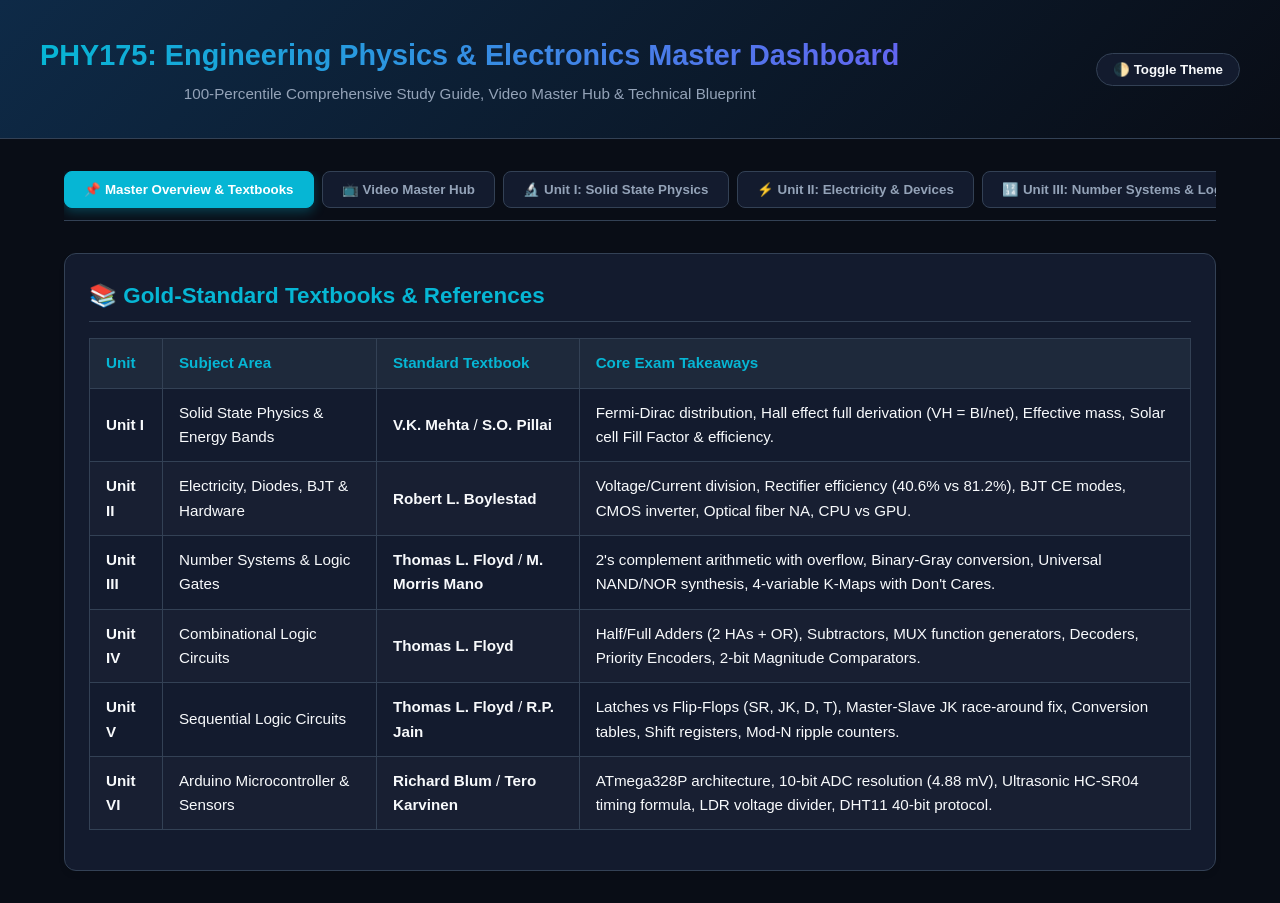
<file: subjects/PHY175_Ultimate_Master_Study_Dashboard.html>
<!DOCTYPE html>
<html lang="en">
<head>
  <meta charset="UTF-8">
  <meta name="viewport" content="width=device-width, initial-scale=1.0">
  <title>PHY175: Physics for Engineers & Electronics Master Dashboard</title>
  <style>
    :root {
      --bg-primary: #090d16;
      --bg-secondary: #131b2e;
      --bg-card: #1e293b;
      --text-primary: #f8fafc;
      --text-secondary: #94a3b8;
      --accent-cyan: #06b6d4;
      --accent-blue: #3b82f6;
      --accent-indigo: #6366f1;
      --accent-emerald: #10b981;
      --accent-amber: #f59e0b;
      --border-color: #334155;
      --code-bg: #030712;
    }
    [data-theme="light"] {
      --bg-primary: #f8fafc;
      --bg-secondary: #ffffff;
      --bg-card: #f1f5f9;
      --text-primary: #0f172a;
      --text-secondary: #475569;
      --accent-cyan: #0891b2;
      --accent-blue: #2563eb;
      --accent-indigo: #4f46e5;
      --accent-emerald: #059669;
      --accent-amber: #d97706;
      --border-color: #cbd5e1;
      --code-bg: #e2e8f0;
    }
    * { box-sizing: border-box; margin: 0; padding: 0; font-family: -apple-system, BlinkMacSystemFont, "Segoe UI", Roboto, Helvetica, Arial, sans-serif; }
    body { background-color: var(--bg-primary); color: var(--text-primary); transition: background-color 0.3s, color 0.3s; line-height: 1.6; }
    header { background: linear-gradient(135deg, #0e2a47 0%, #090d16 100%); border-bottom: 1px solid var(--border-color); padding: 2rem 1.5rem; text-align: center; position: sticky; top: 0; z-index: 100; backdrop-filter: blur(8px); }
    .header-content { max-width: 1200px; margin: 0 auto; display: flex; justify-content: space-between; align-items: center; flex-wrap: wrap; gap: 1rem; }
    .title-group h1 { font-size: 1.8rem; font-weight: 800; background: linear-gradient(to right, var(--accent-cyan), var(--accent-indigo)); -webkit-background-clip: text; -webkit-text-fill-color: transparent; }
    .title-group p { color: var(--text-secondary); font-size: 0.95rem; margin-top: 0.25rem; }
    .theme-toggle { background: var(--bg-secondary); color: var(--text-primary); border: 1px solid var(--border-color); padding: 0.5rem 1rem; border-radius: 9999px; cursor: pointer; font-weight: 600; display: flex; align-items: center; gap: 0.5rem; }
    .container { max-width: 1200px; margin: 2rem auto; padding: 0 1.5rem; }
    .nav-tabs { display: flex; gap: 0.5rem; overflow-x: auto; padding-bottom: 0.75rem; border-bottom: 1px solid var(--border-color); margin-bottom: 2rem; scrollbar-width: thin; }
    .tab-btn { background: var(--bg-secondary); color: var(--text-secondary); border: 1px solid var(--border-color); padding: 0.6rem 1.2rem; border-radius: 0.5rem; cursor: pointer; white-space: nowrap; font-weight: 600; transition: all 0.2s; }
    .tab-btn.active { background: var(--accent-cyan); color: #ffffff; border-color: var(--accent-cyan); box-shadow: 0 4px 12px rgba(6, 182, 212, 0.3); }
    .tab-content { display: none; }
    .tab-content.active { display: block; animation: fadeIn 0.3s ease-in-out; }
    @keyframes fadeIn { from { opacity: 0; transform: translateY(6px); } to { opacity: 1; transform: translateY(0); } }
    .card { background: var(--bg-secondary); border: 1px solid var(--border-color); border-radius: 0.75rem; padding: 1.5rem; margin-bottom: 1.5rem; box-shadow: 0 4px 6px -1px rgba(0,0,0,0.1); }
    .card h2 { color: var(--accent-cyan); font-size: 1.4rem; margin-bottom: 1rem; border-bottom: 1px solid var(--border-color); padding-bottom: 0.5rem; }
    .card h3 { color: var(--accent-indigo); font-size: 1.15rem; margin: 1.25rem 0 0.5rem; }
    table { width: 100%; border-collapse: collapse; margin: 1rem 0; font-size: 0.95rem; }
    th, td { border: 1px solid var(--border-color); padding: 0.75rem 1rem; text-align: left; }
    th { background: var(--bg-card); color: var(--accent-cyan); font-weight: 700; }
    tr:nth-child(even) { background: rgba(255,255,255,0.02); }
    pre { background: var(--code-bg); border: 1px solid var(--border-color); border-radius: 0.5rem; padding: 1rem; overflow-x: auto; font-family: ui-monospace, SFMono-Regular, Menlo, Monaco, Consolas, monospace; font-size: 0.88rem; color: #38bdf8; margin: 1rem 0; }
    .btn { display: inline-block; background: var(--accent-cyan); color: #ffffff; padding: 0.5rem 1rem; border-radius: 0.375rem; text-decoration: none; font-weight: 600; margin-top: 0.5rem; transition: opacity 0.2s; border: none; cursor: pointer; }
    .btn:hover { opacity: 0.9; }
    .btn-yt { background: #dc2626; color: #ffffff; }
    .badge { display: inline-block; padding: 0.2rem 0.6rem; border-radius: 9999px; font-size: 0.75rem; font-weight: 700; background: rgba(6, 182, 212, 0.15); color: var(--accent-cyan); margin-right: 0.5rem; }
    .grid-2 { display: grid; grid-template-columns: repeat(auto-fit, minmax(320px, 1fr)); gap: 1.5rem; }
    .video-card { background: var(--bg-card); border: 1px solid var(--border-color); border-radius: 0.5rem; padding: 1.25rem; margin-bottom: 1rem; }
    .video-card h4 { color: var(--accent-emerald); font-size: 1.05rem; margin-bottom: 0.35rem; }
    .video-card p { color: var(--text-secondary); font-size: 0.9rem; margin-bottom: 0.75rem; }
  </style>
</head>
<body>
  <header>
    <div class="header-content">
      <div class="title-group">
        <h1>PHY175: Engineering Physics & Electronics Master Dashboard</h1>
        <p>100-Percentile Comprehensive Study Guide, Video Master Hub & Technical Blueprint</p>
      </div>
      <button class="theme-toggle" onclick="toggleTheme()">🌓 Toggle Theme</button>
    </div>
  </header>

  <div class="container">
    <div class="nav-tabs">
      <button class="tab-btn active" onclick="showTab('overview')">📌 Master Overview & Textbooks</button>
      <button class="tab-btn" onclick="showTab('videos')">📺 Video Master Hub</button>
      <button class="tab-btn" onclick="showTab('unit1')">🔬 Unit I: Solid State Physics</button>
      <button class="tab-btn" onclick="showTab('unit2')">⚡ Unit II: Electricity & Devices</button>
      <button class="tab-btn" onclick="showTab('unit3')">🔢 Unit III: Number Systems & Logic</button>
      <button class="tab-btn" onclick="showTab('unit4')">🎛️ Unit IV: Combinational Circuits</button>
      <button class="tab-btn" onclick="showTab('unit5')">🔄 Unit V: Sequential Circuits</button>
      <button class="tab-btn" onclick="showTab('unit6')">🤖 Unit VI: Arduino & Sensors</button>
      <button class="tab-btn" onclick="showTab('viva')">🎯 Top 50 Viva Voce</button>
      <button class="tab-btn" onclick="showTab('strategy')">🏆 100-Percentile Strategy</button>
    </div>

    <!-- TAB 1: OVERVIEW -->
    <div id="overview" class="tab-content active">
      <div class="card">
        <h2>📚 Gold-Standard Textbooks & References</h2>
        <table>
          <thead>
            <tr><th>Unit</th><th>Subject Area</th><th>Standard Textbook</th><th>Core Exam Takeaways</th></tr>
          </thead>
          <tbody>
            <tr>
              <td><strong>Unit I</strong></td>
              <td>Solid State Physics & Energy Bands</td>
              <td><strong>V.K. Mehta</strong> / <strong>S.O. Pillai</strong></td>
              <td>Fermi-Dirac distribution, Hall effect full derivation (VH = BI/net), Effective mass, Solar cell Fill Factor & efficiency.</td>
            </tr>
            <tr>
              <td><strong>Unit II</strong></td>
              <td>Electricity, Diodes, BJT & Hardware</td>
              <td><strong>Robert L. Boylestad</strong></td>
              <td>Voltage/Current division, Rectifier efficiency (40.6% vs 81.2%), BJT CE modes, CMOS inverter, Optical fiber NA, CPU vs GPU.</td>
            </tr>
            <tr>
              <td><strong>Unit III</strong></td>
              <td>Number Systems & Logic Gates</td>
              <td><strong>Thomas L. Floyd</strong> / <strong>M. Morris Mano</strong></td>
              <td>2's complement arithmetic with overflow, Binary-Gray conversion, Universal NAND/NOR synthesis, 4-variable K-Maps with Don't Cares.</td>
            </tr>
            <tr>
              <td><strong>Unit IV</strong></td>
              <td>Combinational Logic Circuits</td>
              <td><strong>Thomas L. Floyd</strong></td>
              <td>Half/Full Adders (2 HAs + OR), Subtractors, MUX function generators, Decoders, Priority Encoders, 2-bit Magnitude Comparators.</td>
            </tr>
            <tr>
              <td><strong>Unit V</strong></td>
              <td>Sequential Logic Circuits</td>
              <td><strong>Thomas L. Floyd</strong> / <strong>R.P. Jain</strong></td>
              <td>Latches vs Flip-Flops (SR, JK, D, T), Master-Slave JK race-around fix, Conversion tables, Shift registers, Mod-N ripple counters.</td>
            </tr>
            <tr>
              <td><strong>Unit VI</strong></td>
              <td>Arduino Microcontroller & Sensors</td>
              <td><strong>Richard Blum</strong> / <strong>Tero Karvinen</strong></td>
              <td>ATmega328P architecture, 10-bit ADC resolution (4.88 mV), Ultrasonic HC-SR04 timing formula, LDR voltage divider, DHT11 40-bit protocol.</td>
            </tr>
          </tbody>
        </table>
      </div>
    </div>

            <!-- TAB 2: VIDEOS -->
    <div id="videos" class="tab-content">
      <div class="card" style="margin-bottom: 1.25rem; background: rgba(14,165,233,0.06); border: 1px solid rgba(14,165,233,0.2);">
        <div style="display: flex; justify-content: space-between; align-items: center; flex-wrap: wrap; gap: 0.75rem;">
          <div>
            <h2 style="color: var(--accent-blue); margin: 0 0 0.25rem; border: none; padding: 0;">📺 Physics for Engineers & Electronics — Prescribed Video Playlist</h2>
            <span style="font-size: 0.88rem; color: var(--text-secondary);">Syllabus Study Quota: <strong style="color: #fbbf24;">17 Sequential Lectures (~8h 23m / 503 mins total)</strong></span>
          </div>
          <span class="badge" style="background: rgba(16,185,129,0.2); color: #34d399; font-size: 0.85rem; padding: 0.35rem 0.75rem; border: 1px solid rgba(16,185,129,0.4);">
            🎯 100% Fixed Syllabus Coverage
          </span>
        </div>
      </div>
      <div style="display: grid; grid-template-columns: repeat(auto-fill, minmax(320px, 1fr)); gap: 1rem;">
                <div class="card video-card" style="border: 1px solid rgba(255,255,255,0.1); border-radius: 0.75rem; padding: 1.25rem; display: flex; flex-direction: column; justify-content: space-between; background: rgba(15,23,42,0.6);">
                    <div>
                        <!-- Playlist Sequence & Prescribed Time -->
                        <div style="display: flex; gap: 0.4rem; flex-wrap: wrap; margin-bottom: 0.6rem;">
                            <span class="badge" style="font-size: 0.72rem; padding: 0.25rem 0.55rem; background: rgba(14,165,233,0.2); color: #38bdf8; font-weight: 800;">🎬 Lecture #01 of 17</span>
                            <span class="badge" style="font-size: 0.72rem; padding: 0.25rem 0.55rem; background: rgba(245,158,11,0.2); color: #fbbf24; font-weight: 700;">⏱️ Fixed Time: 35 Mins</span>
                            <span class="badge" style="font-size: 0.72rem; padding: 0.25rem 0.55rem; background: rgba(139,92,246,0.2); color: #c084fc; font-weight: 700;">📈 +5.9% Syllabus</span>
                            <span class="badge" style="font-size: 0.72rem; padding: 0.25rem 0.55rem; background: rgba(16,185,129,0.2); color: #34d399; font-weight: 700;">🎯 15-Mark Mandatory Derivation</span>
                        </div>

                        <!-- Syllabus Module Callout -->
                        <div style="background: rgba(14,165,233,0.06); border: 1px dashed rgba(14,165,233,0.3); border-radius: 0.4rem; padding: 0.45rem 0.75rem; margin-bottom: 0.6rem; font-size: 0.82rem; color: #f8fafc;">
                            📖 <strong>Syllabus Module:</strong> <span style="color: #38bdf8;">Unit I § 1.1 — Hall Effect Derivation, Lorentz Force & Carrier Density (RH = 1/ne)</span>
                        </div>

                        <h3 class="card-title" style="margin: 0.25rem 0 0.35rem; font-size: 1.05rem; color: #f8fafc;">Hall Effect Full Mathematical Derivation & Concept</h3>
                        <div style="font-size: 0.8rem; color: #94a3b8; margin-bottom: 0.5rem; display: flex; gap: 0.75rem; flex-wrap: wrap;">
                            <span>📺 <strong>Faculty:</strong> <span style="color: #cbd5e1;">Dr. Gajendra Purohit / NPTEL Physics</span></span>
                            <span>⏳ <strong>Cumulative Time:</strong> <span style="color: #fbbf24;">35m / 8h 23m</span></span>
                        </div>
                        <p style="color: #cbd5e1; font-size: 0.84rem; line-height: 1.5; background: rgba(0,0,0,0.25); padding: 0.6rem 0.75rem; border-radius: 0.4rem; border-left: 3px solid #0284c7; margin: 0;">Cross-product magnetic Lorentz force $\vec{F}_m = -e(\vec{v}_d \times \vec{B})$ balancing electric force $e E_H$; establishing $E_H = v_d B$; substituting drift velocity $v_d = \frac{J}{ne} = \frac{I}{ne A} = \frac{I}{ne w t}$; deriving Hall Voltage $V_H = E_H w = \frac{B I}{n e t}$; defining Hall Coefficient $R_H = \frac{1}{ne}$; determining majority carrier concentration $n$, carrier sign (n-type vs p-type), and Hall mobility $\mu = \sigma R_H$.</p>
                    </div>
                    <div style="margin-top: 1rem;">
                        <a href="https://www.youtube.com/results?search_query=Hall+Effect+Derivation+Engineering+Physics+Dr+Gajendra+Purohit" target="_blank" class="video-btn" style="background: #dc2626; color: white; border: none; padding: 0.6rem 1rem; border-radius: 0.5rem; text-decoration: none; font-weight: 700; font-size: 0.85rem; display: inline-flex; align-items: center; justify-content: center; gap: 0.4rem; width: 100%; transition: 0.2s;">
                            ▶ Watch Lecture #01 on YouTube
                        </a>
                    </div>
                </div>
                <div class="card video-card" style="border: 1px solid rgba(255,255,255,0.1); border-radius: 0.75rem; padding: 1.25rem; display: flex; flex-direction: column; justify-content: space-between; background: rgba(15,23,42,0.6);">
                    <div>
                        <!-- Playlist Sequence & Prescribed Time -->
                        <div style="display: flex; gap: 0.4rem; flex-wrap: wrap; margin-bottom: 0.6rem;">
                            <span class="badge" style="font-size: 0.72rem; padding: 0.25rem 0.55rem; background: rgba(14,165,233,0.2); color: #38bdf8; font-weight: 800;">🎬 Lecture #02 of 17</span>
                            <span class="badge" style="font-size: 0.72rem; padding: 0.25rem 0.55rem; background: rgba(245,158,11,0.2); color: #fbbf24; font-weight: 700;">⏱️ Fixed Time: 28 Mins</span>
                            <span class="badge" style="font-size: 0.72rem; padding: 0.25rem 0.55rem; background: rgba(139,92,246,0.2); color: #c084fc; font-weight: 700;">📈 +5.9% Syllabus</span>
                            <span class="badge" style="font-size: 0.72rem; padding: 0.25rem 0.55rem; background: rgba(16,185,129,0.2); color: #34d399; font-weight: 700;">🎯 10-Mark Section B</span>
                        </div>

                        <!-- Syllabus Module Callout -->
                        <div style="background: rgba(14,165,233,0.06); border: 1px dashed rgba(14,165,233,0.3); border-radius: 0.4rem; padding: 0.45rem 0.75rem; margin-bottom: 0.6rem; font-size: 0.82rem; color: #f8fafc;">
                            📖 <strong>Syllabus Module:</strong> <span style="color: #38bdf8;">Unit I § 1.2 — Fermi-Dirac Distribution, Energy Band Theory & Direct/Indirect Gaps</span>
                        </div>

                        <h3 class="card-title" style="margin: 0.25rem 0 0.35rem; font-size: 1.05rem; color: #f8fafc;">Fermi Energy, Fermi-Dirac Distribution & Band Theory</h3>
                        <div style="font-size: 0.8rem; color: #94a3b8; margin-bottom: 0.5rem; display: flex; gap: 0.75rem; flex-wrap: wrap;">
                            <span>📺 <strong>Faculty:</strong> <span style="color: #cbd5e1;">Gate Smashers / Dr. P. Suresh</span></span>
                            <span>⏳ <strong>Cumulative Time:</strong> <span style="color: #fbbf24;">1h 3m / 8h 23m</span></span>
                        </div>
                        <p style="color: #cbd5e1; font-size: 0.84rem; line-height: 1.5; background: rgba(0,0,0,0.25); padding: 0.6rem 0.75rem; border-radius: 0.4rem; border-left: 3px solid #0284c7; margin: 0;">Fermi-Dirac function $f(E) = \frac{1}{1 + e^{(E-E_F)/kT}}$; behavior at $T = 0\text{ K}$ (step function) vs $T > 0\text{ K}$; Fermi level location for intrinsic semiconductors ($E_F \approx \frac{E_c+E_v}{2}$) and temperature dependence; Direct vs Indirect bandgap semiconductors (photon emission vs phonon scattering in LEDs/solar cells).</p>
                    </div>
                    <div style="margin-top: 1rem;">
                        <a href="https://www.youtube.com/results?search_query=Fermi+Dirac+Distribution+Band+Theory+of+Solids+Gate+Smashers" target="_blank" class="video-btn" style="background: #dc2626; color: white; border: none; padding: 0.6rem 1rem; border-radius: 0.5rem; text-decoration: none; font-weight: 700; font-size: 0.85rem; display: inline-flex; align-items: center; justify-content: center; gap: 0.4rem; width: 100%; transition: 0.2s;">
                            ▶ Watch Lecture #02 on YouTube
                        </a>
                    </div>
                </div>
                <div class="card video-card" style="border: 1px solid rgba(255,255,255,0.1); border-radius: 0.75rem; padding: 1.25rem; display: flex; flex-direction: column; justify-content: space-between; background: rgba(15,23,42,0.6);">
                    <div>
                        <!-- Playlist Sequence & Prescribed Time -->
                        <div style="display: flex; gap: 0.4rem; flex-wrap: wrap; margin-bottom: 0.6rem;">
                            <span class="badge" style="font-size: 0.72rem; padding: 0.25rem 0.55rem; background: rgba(14,165,233,0.2); color: #38bdf8; font-weight: 800;">🎬 Lecture #03 of 17</span>
                            <span class="badge" style="font-size: 0.72rem; padding: 0.25rem 0.55rem; background: rgba(245,158,11,0.2); color: #fbbf24; font-weight: 700;">⏱️ Fixed Time: 22 Mins</span>
                            <span class="badge" style="font-size: 0.72rem; padding: 0.25rem 0.55rem; background: rgba(139,92,246,0.2); color: #c084fc; font-weight: 700;">📈 +5.9% Syllabus</span>
                            <span class="badge" style="font-size: 0.72rem; padding: 0.25rem 0.55rem; background: rgba(16,185,129,0.2); color: #34d399; font-weight: 700;">🎯 5-Mark Section A</span>
                        </div>

                        <!-- Syllabus Module Callout -->
                        <div style="background: rgba(14,165,233,0.06); border: 1px dashed rgba(14,165,233,0.3); border-radius: 0.4rem; padding: 0.45rem 0.75rem; margin-bottom: 0.6rem; font-size: 0.82rem; color: #f8fafc;">
                            📖 <strong>Syllabus Module:</strong> <span style="color: #38bdf8;">Unit I § 1.3 — Solar Cell Working Principle, Fill Factor & I-V Characteristics</span>
                        </div>

                        <h3 class="card-title" style="margin: 0.25rem 0 0.35rem; font-size: 1.05rem; color: #f8fafc;">Solar Cell Working Principle & $I-V$ Characteristics</h3>
                        <div style="font-size: 0.8rem; color: #94a3b8; margin-bottom: 0.5rem; display: flex; gap: 0.75rem; flex-wrap: wrap;">
                            <span>📺 <strong>Faculty:</strong> <span style="color: #cbd5e1;">NPTEL IIT Kharagpur / Physics Galaxy</span></span>
                            <span>⏳ <strong>Cumulative Time:</strong> <span style="color: #fbbf24;">1h 25m / 8h 23m</span></span>
                        </div>
                        <p style="color: #cbd5e1; font-size: 0.84rem; line-height: 1.5; background: rgba(0,0,0,0.25); padding: 0.6rem 0.75rem; border-radius: 0.4rem; border-left: 3px solid #0284c7; margin: 0;">Three fundamental steps: (1) Electron-hole pair generation via photon absorption ($h\nu \ge E_g$), (2) Separation by built-in electric field in the depletion region, (3) Collection at front/back contacts; Open Circuit Voltage ($V_{oc}$), Short Circuit Current ($I_{sc}$), Fill Factor ($FF = \frac{V_{mp} I_{mp}}{V_{oc} I_{sc}}$), and overall power conversion efficiency $\eta = \frac{P_{max}}{P_{in}} = \frac{V_{oc} I_{sc} FF}{P_{in}}$.</p>
                    </div>
                    <div style="margin-top: 1rem;">
                        <a href="https://www.youtube.com/results?search_query=Solar+Cell+Working+Principle+IV+Characteristics+Engineering+Physics" target="_blank" class="video-btn" style="background: #dc2626; color: white; border: none; padding: 0.6rem 1rem; border-radius: 0.5rem; text-decoration: none; font-weight: 700; font-size: 0.85rem; display: inline-flex; align-items: center; justify-content: center; gap: 0.4rem; width: 100%; transition: 0.2s;">
                            ▶ Watch Lecture #03 on YouTube
                        </a>
                    </div>
                </div>
                <div class="card video-card" style="border: 1px solid rgba(255,255,255,0.1); border-radius: 0.75rem; padding: 1.25rem; display: flex; flex-direction: column; justify-content: space-between; background: rgba(15,23,42,0.6);">
                    <div>
                        <!-- Playlist Sequence & Prescribed Time -->
                        <div style="display: flex; gap: 0.4rem; flex-wrap: wrap; margin-bottom: 0.6rem;">
                            <span class="badge" style="font-size: 0.72rem; padding: 0.25rem 0.55rem; background: rgba(14,165,233,0.2); color: #38bdf8; font-weight: 800;">🎬 Lecture #04 of 17</span>
                            <span class="badge" style="font-size: 0.72rem; padding: 0.25rem 0.55rem; background: rgba(245,158,11,0.2); color: #fbbf24; font-weight: 700;">⏱️ Fixed Time: 30 Mins</span>
                            <span class="badge" style="font-size: 0.72rem; padding: 0.25rem 0.55rem; background: rgba(139,92,246,0.2); color: #c084fc; font-weight: 700;">📈 +5.9% Syllabus</span>
                            <span class="badge" style="font-size: 0.72rem; padding: 0.25rem 0.55rem; background: rgba(16,185,129,0.2); color: #34d399; font-weight: 700;">🎯 15-Mark Derivation</span>
                        </div>

                        <!-- Syllabus Module Callout -->
                        <div style="background: rgba(14,165,233,0.06); border: 1px dashed rgba(14,165,233,0.3); border-radius: 0.4rem; padding: 0.45rem 0.75rem; margin-bottom: 0.6rem; font-size: 0.82rem; color: #f8fafc;">
                            📖 <strong>Syllabus Module:</strong> <span style="color: #38bdf8;">Unit II § 2.1 — P-N Junction Diode Equation, Bridge Rectifier & Ripple Factor</span>
                        </div>

                        <h3 class="card-title" style="margin: 0.25rem 0 0.35rem; font-size: 1.05rem; color: #f8fafc;">PN Junction Diode Working, Characteristics & Rectifiers</h3>
                        <div style="font-size: 0.8rem; color: #94a3b8; margin-bottom: 0.5rem; display: flex; gap: 0.75rem; flex-wrap: wrap;">
                            <span>📺 <strong>Faculty:</strong> <span style="color: #cbd5e1;">All About Electronics</span></span>
                            <span>⏳ <strong>Cumulative Time:</strong> <span style="color: #fbbf24;">1h 55m / 8h 23m</span></span>
                        </div>
                        <p style="color: #cbd5e1; font-size: 0.84rem; line-height: 1.5; background: rgba(0,0,0,0.25); padding: 0.6rem 0.75rem; border-radius: 0.4rem; border-left: 3px solid #0284c7; margin: 0;">Barrier potential formation (0.7V for Si, 0.3V for Ge); forward and reverse bias drift/diffusion balance; Shockley equation $I = I_0(e^{V/\eta V_T}-1)$; Half-wave rectifier ($\eta = 40.6\%$, PIV $= V_m$), Full-wave center-tapped ($\eta = 81.2\%$, PIV $= 2V_m$), and Full-wave Bridge rectifier ($\eta = 81.2\%$, PIV $= V_m$).</p>
                    </div>
                    <div style="margin-top: 1rem;">
                        <a href="https://www.youtube.com/results?search_query=All+About+Electronics+PN+Junction+Diode+Characteristics+Rectifiers" target="_blank" class="video-btn" style="background: #dc2626; color: white; border: none; padding: 0.6rem 1rem; border-radius: 0.5rem; text-decoration: none; font-weight: 700; font-size: 0.85rem; display: inline-flex; align-items: center; justify-content: center; gap: 0.4rem; width: 100%; transition: 0.2s;">
                            ▶ Watch Lecture #04 on YouTube
                        </a>
                    </div>
                </div>
                <div class="card video-card" style="border: 1px solid rgba(255,255,255,0.1); border-radius: 0.75rem; padding: 1.25rem; display: flex; flex-direction: column; justify-content: space-between; background: rgba(15,23,42,0.6);">
                    <div>
                        <!-- Playlist Sequence & Prescribed Time -->
                        <div style="display: flex; gap: 0.4rem; flex-wrap: wrap; margin-bottom: 0.6rem;">
                            <span class="badge" style="font-size: 0.72rem; padding: 0.25rem 0.55rem; background: rgba(14,165,233,0.2); color: #38bdf8; font-weight: 800;">🎬 Lecture #05 of 17</span>
                            <span class="badge" style="font-size: 0.72rem; padding: 0.25rem 0.55rem; background: rgba(245,158,11,0.2); color: #fbbf24; font-weight: 700;">⏱️ Fixed Time: 32 Mins</span>
                            <span class="badge" style="font-size: 0.72rem; padding: 0.25rem 0.55rem; background: rgba(139,92,246,0.2); color: #c084fc; font-weight: 700;">📈 +5.9% Syllabus</span>
                            <span class="badge" style="font-size: 0.72rem; padding: 0.25rem 0.55rem; background: rgba(16,185,129,0.2); color: #34d399; font-weight: 700;">🎯 10-Mark Circuit Operation</span>
                        </div>

                        <!-- Syllabus Module Callout -->
                        <div style="background: rgba(14,165,233,0.06); border: 1px dashed rgba(14,165,233,0.3); border-radius: 0.4rem; padding: 0.45rem 0.75rem; margin-bottom: 0.6rem; font-size: 0.82rem; color: #f8fafc;">
                            📖 <strong>Syllabus Module:</strong> <span style="color: #38bdf8;">Unit II § 2.2 — Bipolar Transistor (BJT) CE Biasing & CMOS Inverter Operation</span>
                        </div>

                        <h3 class="card-title" style="margin: 0.25rem 0 0.35rem; font-size: 1.05rem; color: #f8fafc;">BJT Operation, CE Configuration & CMOS Inverter</h3>
                        <div style="font-size: 0.8rem; color: #94a3b8; margin-bottom: 0.5rem; display: flex; gap: 0.75rem; flex-wrap: wrap;">
                            <span>📺 <strong>Faculty:</strong> <span style="color: #cbd5e1;">Gate Smashers / Neso Academy</span></span>
                            <span>⏳ <strong>Cumulative Time:</strong> <span style="color: #fbbf24;">2h 27m / 8h 23m</span></span>
                        </div>
                        <p style="color: #cbd5e1; font-size: 0.84rem; line-height: 1.5; background: rgba(0,0,0,0.25); padding: 0.6rem 0.75rem; border-radius: 0.4rem; border-left: 3px solid #0284c7; margin: 0;">BJT current relations $I_E = I_B + I_C$, $\alpha = \frac{I_C}{I_E}$, $\beta = \frac{I_C}{I_B}$, $\beta = \frac{\alpha}{1-\alpha}$; CE input/output characteristics (Cutoff, Active, Saturation); CMOS Inverter: PMOS pull-up connected to $V_{DD}$ and NMOS pull-down connected to GND; why static power dissipation is virtually zero.</p>
                    </div>
                    <div style="margin-top: 1rem;">
                        <a href="https://www.youtube.com/results?search_query=BJT+Working+Principle+CE+Configuration+CMOS+Inverter+Neso+Academy" target="_blank" class="video-btn" style="background: #dc2626; color: white; border: none; padding: 0.6rem 1rem; border-radius: 0.5rem; text-decoration: none; font-weight: 700; font-size: 0.85rem; display: inline-flex; align-items: center; justify-content: center; gap: 0.4rem; width: 100%; transition: 0.2s;">
                            ▶ Watch Lecture #05 on YouTube
                        </a>
                    </div>
                </div>
                <div class="card video-card" style="border: 1px solid rgba(255,255,255,0.1); border-radius: 0.75rem; padding: 1.25rem; display: flex; flex-direction: column; justify-content: space-between; background: rgba(15,23,42,0.6);">
                    <div>
                        <!-- Playlist Sequence & Prescribed Time -->
                        <div style="display: flex; gap: 0.4rem; flex-wrap: wrap; margin-bottom: 0.6rem;">
                            <span class="badge" style="font-size: 0.72rem; padding: 0.25rem 0.55rem; background: rgba(14,165,233,0.2); color: #38bdf8; font-weight: 800;">🎬 Lecture #06 of 17</span>
                            <span class="badge" style="font-size: 0.72rem; padding: 0.25rem 0.55rem; background: rgba(245,158,11,0.2); color: #fbbf24; font-weight: 700;">⏱️ Fixed Time: 25 Mins</span>
                            <span class="badge" style="font-size: 0.72rem; padding: 0.25rem 0.55rem; background: rgba(139,92,246,0.2); color: #c084fc; font-weight: 700;">📈 +5.9% Syllabus</span>
                            <span class="badge" style="font-size: 0.72rem; padding: 0.25rem 0.55rem; background: rgba(16,185,129,0.2); color: #34d399; font-weight: 700;">🎯 15-Mark Derivation</span>
                        </div>

                        <!-- Syllabus Module Callout -->
                        <div style="background: rgba(14,165,233,0.06); border: 1px dashed rgba(14,165,233,0.3); border-radius: 0.4rem; padding: 0.45rem 0.75rem; margin-bottom: 0.6rem; font-size: 0.82rem; color: #f8fafc;">
                            📖 <strong>Syllabus Module:</strong> <span style="color: #38bdf8;">Unit II § 2.3 — Optical Fiber Acceptance Angle, Numerical Aperture (NA) & Modes</span>
                        </div>

                        <h3 class="card-title" style="margin: 0.25rem 0 0.35rem; font-size: 1.05rem; color: #f8fafc;">Optical Fiber: Numerical Aperture & Acceptance Angle</h3>
                        <div style="font-size: 0.8rem; color: #94a3b8; margin-bottom: 0.5rem; display: flex; gap: 0.75rem; flex-wrap: wrap;">
                            <span>📺 <strong>Faculty:</strong> <span style="color: #cbd5e1;">Dr. Gajendra Purohit / Engineering Physics</span></span>
                            <span>⏳ <strong>Cumulative Time:</strong> <span style="color: #fbbf24;">2h 52m / 8h 23m</span></span>
                        </div>
                        <p style="color: #cbd5e1; font-size: 0.84rem; line-height: 1.5; background: rgba(0,0,0,0.25); padding: 0.6rem 0.75rem; border-radius: 0.4rem; border-left: 3px solid #0284c7; margin: 0;">Total Internal Reflection (TIR) condition ($\theta > \theta_c = \sin^{-1}(n_2/n_1)$); Snell's law at air-core interface; deriving $\sin\theta_a = \sqrt{n_1^2 - n_2^2}$; defining $\text{NA} = \sin\theta_a = n_1 \sqrt{2\Delta}$ where $\Delta = \frac{n_1 - n_2}{n_1}$; fractional index change.</p>
                    </div>
                    <div style="margin-top: 1rem;">
                        <a href="https://www.youtube.com/results?search_query=Optical+Fiber+Numerical+Aperture+Acceptance+Angle+Derivation" target="_blank" class="video-btn" style="background: #dc2626; color: white; border: none; padding: 0.6rem 1rem; border-radius: 0.5rem; text-decoration: none; font-weight: 700; font-size: 0.85rem; display: inline-flex; align-items: center; justify-content: center; gap: 0.4rem; width: 100%; transition: 0.2s;">
                            ▶ Watch Lecture #06 on YouTube
                        </a>
                    </div>
                </div>
                <div class="card video-card" style="border: 1px solid rgba(255,255,255,0.1); border-radius: 0.75rem; padding: 1.25rem; display: flex; flex-direction: column; justify-content: space-between; background: rgba(15,23,42,0.6);">
                    <div>
                        <!-- Playlist Sequence & Prescribed Time -->
                        <div style="display: flex; gap: 0.4rem; flex-wrap: wrap; margin-bottom: 0.6rem;">
                            <span class="badge" style="font-size: 0.72rem; padding: 0.25rem 0.55rem; background: rgba(14,165,233,0.2); color: #38bdf8; font-weight: 800;">🎬 Lecture #07 of 17</span>
                            <span class="badge" style="font-size: 0.72rem; padding: 0.25rem 0.55rem; background: rgba(245,158,11,0.2); color: #fbbf24; font-weight: 700;">⏱️ Fixed Time: 20 Mins</span>
                            <span class="badge" style="font-size: 0.72rem; padding: 0.25rem 0.55rem; background: rgba(139,92,246,0.2); color: #c084fc; font-weight: 700;">📈 +5.9% Syllabus</span>
                            <span class="badge" style="font-size: 0.72rem; padding: 0.25rem 0.55rem; background: rgba(16,185,129,0.2); color: #34d399; font-weight: 700;">🎯 Conceptual Architecture</span>
                        </div>

                        <!-- Syllabus Module Callout -->
                        <div style="background: rgba(14,165,233,0.06); border: 1px dashed rgba(14,165,233,0.3); border-radius: 0.4rem; padding: 0.45rem 0.75rem; margin-bottom: 0.6rem; font-size: 0.82rem; color: #f8fafc;">
                            📖 <strong>Syllabus Module:</strong> <span style="color: #38bdf8;">Unit II § 2.4 — Modern Processor Hardware: CPU vs GPU vs TPU Compute Fabrics</span>
                        </div>

                        <h3 class="card-title" style="margin: 0.25rem 0 0.35rem; font-size: 1.05rem; color: #f8fafc;">CPU vs GPU Architecture & AI Accelerator Chips</h3>
                        <div style="font-size: 0.8rem; color: #94a3b8; margin-bottom: 0.5rem; display: flex; gap: 0.75rem; flex-wrap: wrap;">
                            <span>📺 <strong>Faculty:</strong> <span style="color: #cbd5e1;">Computerphile / ByteByteGo</span></span>
                            <span>⏳ <strong>Cumulative Time:</strong> <span style="color: #fbbf24;">3h 12m / 8h 23m</span></span>
                        </div>
                        <p style="color: #cbd5e1; font-size: 0.84rem; line-height: 1.5; background: rgba(0,0,0,0.25); padding: 0.6rem 0.75rem; border-radius: 0.4rem; border-left: 3px solid #0284c7; margin: 0;">CPU: latency-optimized, heavy branch prediction, massive L1/L2/L3 caches, few powerful cores; GPU: throughput-optimized, thousands of ALU cores, SIMT/SIMD execution model; AI Accelerators (TPU/NPU): systolic arrays for $O(1)$ matrix multiplication accumulation without repeated memory bus access.</p>
                    </div>
                    <div style="margin-top: 1rem;">
                        <a href="https://www.youtube.com/results?search_query=CPU+vs+GPU+vs+TPU+Architecture+Explained" target="_blank" class="video-btn" style="background: #dc2626; color: white; border: none; padding: 0.6rem 1rem; border-radius: 0.5rem; text-decoration: none; font-weight: 700; font-size: 0.85rem; display: inline-flex; align-items: center; justify-content: center; gap: 0.4rem; width: 100%; transition: 0.2s;">
                            ▶ Watch Lecture #07 on YouTube
                        </a>
                    </div>
                </div>
                <div class="card video-card" style="border: 1px solid rgba(255,255,255,0.1); border-radius: 0.75rem; padding: 1.25rem; display: flex; flex-direction: column; justify-content: space-between; background: rgba(15,23,42,0.6);">
                    <div>
                        <!-- Playlist Sequence & Prescribed Time -->
                        <div style="display: flex; gap: 0.4rem; flex-wrap: wrap; margin-bottom: 0.6rem;">
                            <span class="badge" style="font-size: 0.72rem; padding: 0.25rem 0.55rem; background: rgba(14,165,233,0.2); color: #38bdf8; font-weight: 800;">🎬 Lecture #08 of 17</span>
                            <span class="badge" style="font-size: 0.72rem; padding: 0.25rem 0.55rem; background: rgba(245,158,11,0.2); color: #fbbf24; font-weight: 700;">⏱️ Fixed Time: 28 Mins</span>
                            <span class="badge" style="font-size: 0.72rem; padding: 0.25rem 0.55rem; background: rgba(139,92,246,0.2); color: #c084fc; font-weight: 700;">📈 +5.9% Syllabus</span>
                            <span class="badge" style="font-size: 0.72rem; padding: 0.25rem 0.55rem; background: rgba(16,185,129,0.2); color: #34d399; font-weight: 700;">🎯 10-Mark Numerical</span>
                        </div>

                        <!-- Syllabus Module Callout -->
                        <div style="background: rgba(14,165,233,0.06); border: 1px dashed rgba(14,165,233,0.3); border-radius: 0.4rem; padding: 0.45rem 0.75rem; margin-bottom: 0.6rem; font-size: 0.82rem; color: #f8fafc;">
                            📖 <strong>Syllabus Module:</strong> <span style="color: #38bdf8;">Unit III § 3.1 — 2's Complement Subtraction, Overflow Detection & Gray Codes</span>
                        </div>

                        <h3 class="card-title" style="margin: 0.25rem 0 0.35rem; font-size: 1.05rem; color: #f8fafc;">Number System Conversions, 2's Complement Arithmetic & Codes</h3>
                        <div style="font-size: 0.8rem; color: #94a3b8; margin-bottom: 0.5rem; display: flex; gap: 0.75rem; flex-wrap: wrap;">
                            <span>📺 <strong>Faculty:</strong> <span style="color: #cbd5e1;">Neso Academy</span></span>
                            <span>⏳ <strong>Cumulative Time:</strong> <span style="color: #fbbf24;">3h 40m / 8h 23m</span></span>
                        </div>
                        <p style="color: #cbd5e1; font-size: 0.84rem; line-height: 1.5; background: rgba(0,0,0,0.25); padding: 0.6rem 0.75rem; border-radius: 0.4rem; border-left: 3px solid #0284c7; margin: 0;">Base-r conversions; 2's complement subtraction: if end-around carry occurs, drop carry and result is positive; if no carry, take 2's complement and result is negative; Binary-to-Gray conversion ($G_i = B_{i+1} \oplus B_i$); BCD to Excess-3 conversion (+0011).</p>
                    </div>
                    <div style="margin-top: 1rem;">
                        <a href="https://www.youtube.com/results?search_query=Neso+Academy+Number+Systems+2s+Complement+Arithmetic+Gray+Code" target="_blank" class="video-btn" style="background: #dc2626; color: white; border: none; padding: 0.6rem 1rem; border-radius: 0.5rem; text-decoration: none; font-weight: 700; font-size: 0.85rem; display: inline-flex; align-items: center; justify-content: center; gap: 0.4rem; width: 100%; transition: 0.2s;">
                            ▶ Watch Lecture #08 on YouTube
                        </a>
                    </div>
                </div>
                <div class="card video-card" style="border: 1px solid rgba(255,255,255,0.1); border-radius: 0.75rem; padding: 1.25rem; display: flex; flex-direction: column; justify-content: space-between; background: rgba(15,23,42,0.6);">
                    <div>
                        <!-- Playlist Sequence & Prescribed Time -->
                        <div style="display: flex; gap: 0.4rem; flex-wrap: wrap; margin-bottom: 0.6rem;">
                            <span class="badge" style="font-size: 0.72rem; padding: 0.25rem 0.55rem; background: rgba(14,165,233,0.2); color: #38bdf8; font-weight: 800;">🎬 Lecture #09 of 17</span>
                            <span class="badge" style="font-size: 0.72rem; padding: 0.25rem 0.55rem; background: rgba(245,158,11,0.2); color: #fbbf24; font-weight: 700;">⏱️ Fixed Time: 35 Mins</span>
                            <span class="badge" style="font-size: 0.72rem; padding: 0.25rem 0.55rem; background: rgba(139,92,246,0.2); color: #c084fc; font-weight: 700;">📈 +5.9% Syllabus</span>
                            <span class="badge" style="font-size: 0.72rem; padding: 0.25rem 0.55rem; background: rgba(16,185,129,0.2); color: #34d399; font-weight: 700;">🎯 15-Mark Mandatory Numerical</span>
                        </div>

                        <!-- Syllabus Module Callout -->
                        <div style="background: rgba(14,165,233,0.06); border: 1px dashed rgba(14,165,233,0.3); border-radius: 0.4rem; padding: 0.45rem 0.75rem; margin-bottom: 0.6rem; font-size: 0.82rem; color: #f8fafc;">
                            📖 <strong>Syllabus Module:</strong> <span style="color: #38bdf8;">Unit III § 3.2 — 4-Variable K-Map Minimization with Don't Care 'X' Conditions</span>
                        </div>

                        <h3 class="card-title" style="margin: 0.25rem 0 0.35rem; font-size: 1.05rem; color: #f8fafc;">Boolean Algebra Theorems & K-Map Minimization (up to 4 Variables)</h3>
                        <div style="font-size: 0.8rem; color: #94a3b8; margin-bottom: 0.5rem; display: flex; gap: 0.75rem; flex-wrap: wrap;">
                            <span>📺 <strong>Faculty:</strong> <span style="color: #cbd5e1;">Neso Academy</span></span>
                            <span>⏳ <strong>Cumulative Time:</strong> <span style="color: #fbbf24;">4h 15m / 8h 23m</span></span>
                        </div>
                        <p style="color: #cbd5e1; font-size: 0.84rem; line-height: 1.5; background: rgba(0,0,0,0.25); padding: 0.6rem 0.75rem; border-radius: 0.4rem; border-left: 3px solid #0284c7; margin: 0;">Gray code sequencing in K-Maps ($00, 01, 11, 10$); Minterm ($\Sigma m$) vs Maxterm ($\Pi M$) grouping; forming largest possible powers-of-two groups (octets $\to$ quads $\to$ pairs); rolling map wrap-around rules; optimal inclusion of Don't Care ('X') conditions.</p>
                    </div>
                    <div style="margin-top: 1rem;">
                        <a href="https://www.youtube.com/results?search_query=Neso+Academy+K+Map+Minimization+4+Variables+Dont+Care" target="_blank" class="video-btn" style="background: #dc2626; color: white; border: none; padding: 0.6rem 1rem; border-radius: 0.5rem; text-decoration: none; font-weight: 700; font-size: 0.85rem; display: inline-flex; align-items: center; justify-content: center; gap: 0.4rem; width: 100%; transition: 0.2s;">
                            ▶ Watch Lecture #09 on YouTube
                        </a>
                    </div>
                </div>
                <div class="card video-card" style="border: 1px solid rgba(255,255,255,0.1); border-radius: 0.75rem; padding: 1.25rem; display: flex; flex-direction: column; justify-content: space-between; background: rgba(15,23,42,0.6);">
                    <div>
                        <!-- Playlist Sequence & Prescribed Time -->
                        <div style="display: flex; gap: 0.4rem; flex-wrap: wrap; margin-bottom: 0.6rem;">
                            <span class="badge" style="font-size: 0.72rem; padding: 0.25rem 0.55rem; background: rgba(14,165,233,0.2); color: #38bdf8; font-weight: 800;">🎬 Lecture #10 of 17</span>
                            <span class="badge" style="font-size: 0.72rem; padding: 0.25rem 0.55rem; background: rgba(245,158,11,0.2); color: #fbbf24; font-weight: 700;">⏱️ Fixed Time: 30 Mins</span>
                            <span class="badge" style="font-size: 0.72rem; padding: 0.25rem 0.55rem; background: rgba(139,92,246,0.2); color: #c084fc; font-weight: 700;">📈 +5.9% Syllabus</span>
                            <span class="badge" style="font-size: 0.72rem; padding: 0.25rem 0.55rem; background: rgba(16,185,129,0.2); color: #34d399; font-weight: 700;">🎯 15-Mark Mandatory Design</span>
                        </div>

                        <!-- Syllabus Module Callout -->
                        <div style="background: rgba(14,165,233,0.06); border: 1px dashed rgba(14,165,233,0.3); border-radius: 0.4rem; padding: 0.45rem 0.75rem; margin-bottom: 0.6rem; font-size: 0.82rem; color: #f8fafc;">
                            📖 <strong>Syllabus Module:</strong> <span style="color: #38bdf8;">Unit IV § 4.1 — Half Adder, Full Adder Circuit Design using 2 HAs + OR Gate</span>
                        </div>

                        <h3 class="card-title" style="margin: 0.25rem 0 0.35rem; font-size: 1.05rem; color: #f8fafc;">Half Adder, Full Adder & Subtractor Design</h3>
                        <div style="font-size: 0.8rem; color: #94a3b8; margin-bottom: 0.5rem; display: flex; gap: 0.75rem; flex-wrap: wrap;">
                            <span>📺 <strong>Faculty:</strong> <span style="color: #cbd5e1;">Neso Academy</span></span>
                            <span>⏳ <strong>Cumulative Time:</strong> <span style="color: #fbbf24;">4h 45m / 8h 23m</span></span>
                        </div>
                        <p style="color: #cbd5e1; font-size: 0.84rem; line-height: 1.5; background: rgba(0,0,0,0.25); padding: 0.6rem 0.75rem; border-radius: 0.4rem; border-left: 3px solid #0284c7; margin: 0;">Full Adder truth table; Karnaugh map derivation: $S = A \oplus B \oplus C_{in}$, $C_{out} = AB + B C_{in} + A C_{in} = AB + C_{in}(A \oplus B)$; implementing Full Adder using exactly two 2-input XOR gates, two AND gates, and one OR gate.</p>
                    </div>
                    <div style="margin-top: 1rem;">
                        <a href="https://www.youtube.com/results?search_query=Neso+Academy+Half+Adder+Full+Adder+Subtractor+Logic+Circuit" target="_blank" class="video-btn" style="background: #dc2626; color: white; border: none; padding: 0.6rem 1rem; border-radius: 0.5rem; text-decoration: none; font-weight: 700; font-size: 0.85rem; display: inline-flex; align-items: center; justify-content: center; gap: 0.4rem; width: 100%; transition: 0.2s;">
                            ▶ Watch Lecture #10 on YouTube
                        </a>
                    </div>
                </div>
                <div class="card video-card" style="border: 1px solid rgba(255,255,255,0.1); border-radius: 0.75rem; padding: 1.25rem; display: flex; flex-direction: column; justify-content: space-between; background: rgba(15,23,42,0.6);">
                    <div>
                        <!-- Playlist Sequence & Prescribed Time -->
                        <div style="display: flex; gap: 0.4rem; flex-wrap: wrap; margin-bottom: 0.6rem;">
                            <span class="badge" style="font-size: 0.72rem; padding: 0.25rem 0.55rem; background: rgba(14,165,233,0.2); color: #38bdf8; font-weight: 800;">🎬 Lecture #11 of 17</span>
                            <span class="badge" style="font-size: 0.72rem; padding: 0.25rem 0.55rem; background: rgba(245,158,11,0.2); color: #fbbf24; font-weight: 700;">⏱️ Fixed Time: 28 Mins</span>
                            <span class="badge" style="font-size: 0.72rem; padding: 0.25rem 0.55rem; background: rgba(139,92,246,0.2); color: #c084fc; font-weight: 700;">📈 +5.9% Syllabus</span>
                            <span class="badge" style="font-size: 0.72rem; padding: 0.25rem 0.55rem; background: rgba(16,185,129,0.2); color: #34d399; font-weight: 700;">🎯 10-Mark Section C</span>
                        </div>

                        <!-- Syllabus Module Callout -->
                        <div style="background: rgba(14,165,233,0.06); border: 1px dashed rgba(14,165,233,0.3); border-radius: 0.4rem; padding: 0.45rem 0.75rem; margin-bottom: 0.6rem; font-size: 0.82rem; color: #f8fafc;">
                            📖 <strong>Syllabus Module:</strong> <span style="color: #38bdf8;">Unit IV § 4.2 — 8:1 Multiplexer Logic Realization & 2-Bit Magnitude Comparator</span>
                        </div>

                        <h3 class="card-title" style="margin: 0.25rem 0 0.35rem; font-size: 1.05rem; color: #f8fafc;">Multiplexers (MUX 2:1, 4:1, 8:1) & Implementing Boolean Functions</h3>
                        <div style="font-size: 0.8rem; color: #94a3b8; margin-bottom: 0.5rem; display: flex; gap: 0.75rem; flex-wrap: wrap;">
                            <span>📺 <strong>Faculty:</strong> <span style="color: #cbd5e1;">Neso Academy</span></span>
                            <span>⏳ <strong>Cumulative Time:</strong> <span style="color: #fbbf24;">5h 13m / 8h 23m</span></span>
                        </div>
                        <p style="color: #cbd5e1; font-size: 0.84rem; line-height: 1.5; background: rgba(0,0,0,0.25); padding: 0.6rem 0.75rem; border-radius: 0.4rem; border-left: 3px solid #0284c7; margin: 0;">Multiplexer truth tables and selection line equations $Y = \bar{S}_1\bar{S}_0 I_0 + \bar{S}_1 S_0 I_1 + S_1\bar{S}_0 I_2 + S_1 S_0 I_3$; implementation of any $n$-variable boolean function using a $2^{n-1}:1$ MUX via input assignment table.</p>
                    </div>
                    <div style="margin-top: 1rem;">
                        <a href="https://www.youtube.com/results?search_query=Neso+Academy+Multiplexer+4+to+1+MUX+Boolean+Function+Implementation" target="_blank" class="video-btn" style="background: #dc2626; color: white; border: none; padding: 0.6rem 1rem; border-radius: 0.5rem; text-decoration: none; font-weight: 700; font-size: 0.85rem; display: inline-flex; align-items: center; justify-content: center; gap: 0.4rem; width: 100%; transition: 0.2s;">
                            ▶ Watch Lecture #11 on YouTube
                        </a>
                    </div>
                </div>
                <div class="card video-card" style="border: 1px solid rgba(255,255,255,0.1); border-radius: 0.75rem; padding: 1.25rem; display: flex; flex-direction: column; justify-content: space-between; background: rgba(15,23,42,0.6);">
                    <div>
                        <!-- Playlist Sequence & Prescribed Time -->
                        <div style="display: flex; gap: 0.4rem; flex-wrap: wrap; margin-bottom: 0.6rem;">
                            <span class="badge" style="font-size: 0.72rem; padding: 0.25rem 0.55rem; background: rgba(14,165,233,0.2); color: #38bdf8; font-weight: 800;">🎬 Lecture #12 of 17</span>
                            <span class="badge" style="font-size: 0.72rem; padding: 0.25rem 0.55rem; background: rgba(245,158,11,0.2); color: #fbbf24; font-weight: 700;">⏱️ Fixed Time: 30 Mins</span>
                            <span class="badge" style="font-size: 0.72rem; padding: 0.25rem 0.55rem; background: rgba(139,92,246,0.2); color: #c084fc; font-weight: 700;">📈 +5.9% Syllabus</span>
                            <span class="badge" style="font-size: 0.72rem; padding: 0.25rem 0.55rem; background: rgba(16,185,129,0.2); color: #34d399; font-weight: 700;">🎯 10-Mark Section B</span>
                        </div>

                        <!-- Syllabus Module Callout -->
                        <div style="background: rgba(14,165,233,0.06); border: 1px dashed rgba(14,165,233,0.3); border-radius: 0.4rem; padding: 0.45rem 0.75rem; margin-bottom: 0.6rem; font-size: 0.82rem; color: #f8fafc;">
                            📖 <strong>Syllabus Module:</strong> <span style="color: #38bdf8;">Unit IV § 4.3 — Binary Decoders (3:8), Priority Encoders & 7-Segment Drivers</span>
                        </div>

                        <h3 class="card-title" style="margin: 0.25rem 0 0.35rem; font-size: 1.05rem; color: #f8fafc;">Decoders, Priority Encoders & 2-Bit Magnitude Comparators</h3>
                        <div style="font-size: 0.8rem; color: #94a3b8; margin-bottom: 0.5rem; display: flex; gap: 0.75rem; flex-wrap: wrap;">
                            <span>📺 <strong>Faculty:</strong> <span style="color: #cbd5e1;">Neso Academy</span></span>
                            <span>⏳ <strong>Cumulative Time:</strong> <span style="color: #fbbf24;">5h 43m / 8h 23m</span></span>
                        </div>
                        <p style="color: #cbd5e1; font-size: 0.84rem; line-height: 1.5; background: rgba(0,0,0,0.25); padding: 0.6rem 0.75rem; border-radius: 0.4rem; border-left: 3px solid #0284c7; margin: 0;">3-to-8 active-LOW decoder with Enable pin; 8-to-3 Priority Encoder ($V$ valid bit, handling simultaneous active inputs); 2-bit Magnitude Comparator: equations for $A > B$, $A = B$ ($x_1 x_0 = \overline{A_1 \oplus B_1} \cdot \overline{A_0 \oplus B_0}$), and $A < B$.</p>
                    </div>
                    <div style="margin-top: 1rem;">
                        <a href="https://www.youtube.com/results?search_query=Neso+Academy+Decoder+3+to+8+Priority+Encoder+Magnitude+Comparator" target="_blank" class="video-btn" style="background: #dc2626; color: white; border: none; padding: 0.6rem 1rem; border-radius: 0.5rem; text-decoration: none; font-weight: 700; font-size: 0.85rem; display: inline-flex; align-items: center; justify-content: center; gap: 0.4rem; width: 100%; transition: 0.2s;">
                            ▶ Watch Lecture #12 on YouTube
                        </a>
                    </div>
                </div>
                <div class="card video-card" style="border: 1px solid rgba(255,255,255,0.1); border-radius: 0.75rem; padding: 1.25rem; display: flex; flex-direction: column; justify-content: space-between; background: rgba(15,23,42,0.6);">
                    <div>
                        <!-- Playlist Sequence & Prescribed Time -->
                        <div style="display: flex; gap: 0.4rem; flex-wrap: wrap; margin-bottom: 0.6rem;">
                            <span class="badge" style="font-size: 0.72rem; padding: 0.25rem 0.55rem; background: rgba(14,165,233,0.2); color: #38bdf8; font-weight: 800;">🎬 Lecture #13 of 17</span>
                            <span class="badge" style="font-size: 0.72rem; padding: 0.25rem 0.55rem; background: rgba(245,158,11,0.2); color: #fbbf24; font-weight: 700;">⏱️ Fixed Time: 38 Mins</span>
                            <span class="badge" style="font-size: 0.72rem; padding: 0.25rem 0.55rem; background: rgba(139,92,246,0.2); color: #c084fc; font-weight: 700;">📈 +5.9% Syllabus</span>
                            <span class="badge" style="font-size: 0.72rem; padding: 0.25rem 0.55rem; background: rgba(16,185,129,0.2); color: #34d399; font-weight: 700;">🎯 15-Mark Mandatory Derivation</span>
                        </div>

                        <!-- Syllabus Module Callout -->
                        <div style="background: rgba(14,165,233,0.06); border: 1px dashed rgba(14,165,233,0.3); border-radius: 0.4rem; padding: 0.45rem 0.75rem; margin-bottom: 0.6rem; font-size: 0.82rem; color: #f8fafc;">
                            📖 <strong>Syllabus Module:</strong> <span style="color: #38bdf8;">Unit V § 5.1 — Master-Slave JK Flip-Flop & Race-Around Condition Fix</span>
                        </div>

                        <h3 class="card-title" style="margin: 0.25rem 0 0.35rem; font-size: 1.05rem; color: #f8fafc;">SR, JK, D, T Flip-Flops & Master-Slave JK Resolution</h3>
                        <div style="font-size: 0.8rem; color: #94a3b8; margin-bottom: 0.5rem; display: flex; gap: 0.75rem; flex-wrap: wrap;">
                            <span>📺 <strong>Faculty:</strong> <span style="color: #cbd5e1;">Neso Academy</span></span>
                            <span>⏳ <strong>Cumulative Time:</strong> <span style="color: #fbbf24;">6h 21m / 8h 23m</span></span>
                        </div>
                        <p style="color: #cbd5e1; font-size: 0.84rem; line-height: 1.5; background: rgba(0,0,0,0.25); padding: 0.6rem 0.75rem; border-radius: 0.4rem; border-left: 3px solid #0284c7; margin: 0;">Latches vs edge-triggered flip-flops; characteristic and excitation tables; **Race-around condition:** occurs in level-triggered JK flip-flops when $J=1, K=1$ and pulse width $t_p > t_{pd}$; **Master-Slave JK solution:** Master triggers on rising clock edge ($CLK=1$), Slave triggers on falling clock edge ($\overline{CLK}=1$), isolating output from input during clock pulse.</p>
                    </div>
                    <div style="margin-top: 1rem;">
                        <a href="https://www.youtube.com/results?search_query=Neso+Academy+SR+JK+D+T+Flip+Flop+Master+Slave+Race+Around" target="_blank" class="video-btn" style="background: #dc2626; color: white; border: none; padding: 0.6rem 1rem; border-radius: 0.5rem; text-decoration: none; font-weight: 700; font-size: 0.85rem; display: inline-flex; align-items: center; justify-content: center; gap: 0.4rem; width: 100%; transition: 0.2s;">
                            ▶ Watch Lecture #13 on YouTube
                        </a>
                    </div>
                </div>
                <div class="card video-card" style="border: 1px solid rgba(255,255,255,0.1); border-radius: 0.75rem; padding: 1.25rem; display: flex; flex-direction: column; justify-content: space-between; background: rgba(15,23,42,0.6);">
                    <div>
                        <!-- Playlist Sequence & Prescribed Time -->
                        <div style="display: flex; gap: 0.4rem; flex-wrap: wrap; margin-bottom: 0.6rem;">
                            <span class="badge" style="font-size: 0.72rem; padding: 0.25rem 0.55rem; background: rgba(14,165,233,0.2); color: #38bdf8; font-weight: 800;">🎬 Lecture #14 of 17</span>
                            <span class="badge" style="font-size: 0.72rem; padding: 0.25rem 0.55rem; background: rgba(245,158,11,0.2); color: #fbbf24; font-weight: 700;">⏱️ Fixed Time: 32 Mins</span>
                            <span class="badge" style="font-size: 0.72rem; padding: 0.25rem 0.55rem; background: rgba(139,92,246,0.2); color: #c084fc; font-weight: 700;">📈 +5.9% Syllabus</span>
                            <span class="badge" style="font-size: 0.72rem; padding: 0.25rem 0.55rem; background: rgba(16,185,129,0.2); color: #34d399; font-weight: 700;">🎯 15-Mark Conversion Task</span>
                        </div>

                        <!-- Syllabus Module Callout -->
                        <div style="background: rgba(14,165,233,0.06); border: 1px dashed rgba(14,165,233,0.3); border-radius: 0.4rem; padding: 0.45rem 0.75rem; margin-bottom: 0.6rem; font-size: 0.82rem; color: #f8fafc;">
                            📖 <strong>Syllabus Module:</strong> <span style="color: #38bdf8;">Unit V § 5.2 — Flip-Flop Conversions (SR to JK, JK to D, D to T) Table Rules</span>
                        </div>

                        <h3 class="card-title" style="margin: 0.25rem 0 0.35rem; font-size: 1.05rem; color: #f8fafc;">Flip-Flop Conversion Systematic Method</h3>
                        <div style="font-size: 0.8rem; color: #94a3b8; margin-bottom: 0.5rem; display: flex; gap: 0.75rem; flex-wrap: wrap;">
                            <span>📺 <strong>Faculty:</strong> <span style="color: #cbd5e1;">Neso Academy</span></span>
                            <span>⏳ <strong>Cumulative Time:</strong> <span style="color: #fbbf24;">6h 53m / 8h 23m</span></span>
                        </div>
                        <p style="color: #cbd5e1; font-size: 0.84rem; line-height: 1.5; background: rgba(0,0,0,0.25); padding: 0.6rem 0.75rem; border-radius: 0.4rem; border-left: 3px solid #0284c7; margin: 0;">Conversion procedure: (1) Identify Required FF and Available FF, (2) Construct Truth Table of Required FF with excitation entries for Available FF, (3) Draw K-Maps for Available FF inputs, (4) Draw the completed logic circuit.</p>
                    </div>
                    <div style="margin-top: 1rem;">
                        <a href="https://www.youtube.com/results?search_query=Neso+Academy+Flip+Flop+Conversion+Step+by+Step" target="_blank" class="video-btn" style="background: #dc2626; color: white; border: none; padding: 0.6rem 1rem; border-radius: 0.5rem; text-decoration: none; font-weight: 700; font-size: 0.85rem; display: inline-flex; align-items: center; justify-content: center; gap: 0.4rem; width: 100%; transition: 0.2s;">
                            ▶ Watch Lecture #14 on YouTube
                        </a>
                    </div>
                </div>
                <div class="card video-card" style="border: 1px solid rgba(255,255,255,0.1); border-radius: 0.75rem; padding: 1.25rem; display: flex; flex-direction: column; justify-content: space-between; background: rgba(15,23,42,0.6);">
                    <div>
                        <!-- Playlist Sequence & Prescribed Time -->
                        <div style="display: flex; gap: 0.4rem; flex-wrap: wrap; margin-bottom: 0.6rem;">
                            <span class="badge" style="font-size: 0.72rem; padding: 0.25rem 0.55rem; background: rgba(14,165,233,0.2); color: #38bdf8; font-weight: 800;">🎬 Lecture #15 of 17</span>
                            <span class="badge" style="font-size: 0.72rem; padding: 0.25rem 0.55rem; background: rgba(245,158,11,0.2); color: #fbbf24; font-weight: 700;">⏱️ Fixed Time: 35 Mins</span>
                            <span class="badge" style="font-size: 0.72rem; padding: 0.25rem 0.55rem; background: rgba(139,92,246,0.2); color: #c084fc; font-weight: 700;">📈 +5.9% Syllabus</span>
                            <span class="badge" style="font-size: 0.72rem; padding: 0.25rem 0.55rem; background: rgba(16,185,129,0.2); color: #34d399; font-weight: 700;">🎯 15-Mark Sequential Design</span>
                        </div>

                        <!-- Syllabus Module Callout -->
                        <div style="background: rgba(14,165,233,0.06); border: 1px dashed rgba(14,165,233,0.3); border-radius: 0.4rem; padding: 0.45rem 0.75rem; margin-bottom: 0.6rem; font-size: 0.82rem; color: #f8fafc;">
                            📖 <strong>Syllabus Module:</strong> <span style="color: #38bdf8;">Unit V § 5.3 — Shift Registers (SISO, SIPO, PISO, PIPO) & 4-Bit Ripple Counters</span>
                        </div>

                        <h3 class="card-title" style="margin: 0.25rem 0 0.35rem; font-size: 1.05rem; color: #f8fafc;">Shift Registers (SISO, SIPO, PISO, PIPO) & Asynchronous Counters</h3>
                        <div style="font-size: 0.8rem; color: #94a3b8; margin-bottom: 0.5rem; display: flex; gap: 0.75rem; flex-wrap: wrap;">
                            <span>📺 <strong>Faculty:</strong> <span style="color: #cbd5e1;">Neso Academy</span></span>
                            <span>⏳ <strong>Cumulative Time:</strong> <span style="color: #fbbf24;">7h 28m / 8h 23m</span></span>
                        </div>
                        <p style="color: #cbd5e1; font-size: 0.84rem; line-height: 1.5; background: rgba(0,0,0,0.25); padding: 0.6rem 0.75rem; border-radius: 0.4rem; border-left: 3px solid #0284c7; margin: 0;">Shift register configurations; Asynchronous 3-bit/4-bit Ripple UP/DOWN counter using T / JK flip-flops in toggle mode; Mod-N Counter: using an active-LOW NAND gate connected to asynchronous $\overline{CLR}$ inputs to reset at state $N$.</p>
                    </div>
                    <div style="margin-top: 1rem;">
                        <a href="https://www.youtube.com/results?search_query=Neso+Academy+Shift+Registers+SISO+SIPO+Asynchronous+Counter" target="_blank" class="video-btn" style="background: #dc2626; color: white; border: none; padding: 0.6rem 1rem; border-radius: 0.5rem; text-decoration: none; font-weight: 700; font-size: 0.85rem; display: inline-flex; align-items: center; justify-content: center; gap: 0.4rem; width: 100%; transition: 0.2s;">
                            ▶ Watch Lecture #15 on YouTube
                        </a>
                    </div>
                </div>
                <div class="card video-card" style="border: 1px solid rgba(255,255,255,0.1); border-radius: 0.75rem; padding: 1.25rem; display: flex; flex-direction: column; justify-content: space-between; background: rgba(15,23,42,0.6);">
                    <div>
                        <!-- Playlist Sequence & Prescribed Time -->
                        <div style="display: flex; gap: 0.4rem; flex-wrap: wrap; margin-bottom: 0.6rem;">
                            <span class="badge" style="font-size: 0.72rem; padding: 0.25rem 0.55rem; background: rgba(14,165,233,0.2); color: #38bdf8; font-weight: 800;">🎬 Lecture #16 of 17</span>
                            <span class="badge" style="font-size: 0.72rem; padding: 0.25rem 0.55rem; background: rgba(245,158,11,0.2); color: #fbbf24; font-weight: 700;">⏱️ Fixed Time: 25 Mins</span>
                            <span class="badge" style="font-size: 0.72rem; padding: 0.25rem 0.55rem; background: rgba(139,92,246,0.2); color: #c084fc; font-weight: 700;">📈 +5.9% Syllabus</span>
                            <span class="badge" style="font-size: 0.72rem; padding: 0.25rem 0.55rem; background: rgba(16,185,129,0.2); color: #34d399; font-weight: 700;">🎯 15-Mark Lab Exam</span>
                        </div>

                        <!-- Syllabus Module Callout -->
                        <div style="background: rgba(14,165,233,0.06); border: 1px dashed rgba(14,165,233,0.3); border-radius: 0.4rem; padding: 0.45rem 0.75rem; margin-bottom: 0.6rem; font-size: 0.82rem; color: #f8fafc;">
                            📖 <strong>Syllabus Module:</strong> <span style="color: #38bdf8;">Unit VI § 6.1 — Arduino UNO Microcontroller Architecture, Pinout & 10-Bit ADC</span>
                        </div>

                        <h3 class="card-title" style="margin: 0.25rem 0 0.35rem; font-size: 1.05rem; color: #f8fafc;">Arduino Board Architecture & Pinout Masterclass</h3>
                        <div style="font-size: 0.8rem; color: #94a3b8; margin-bottom: 0.5rem; display: flex; gap: 0.75rem; flex-wrap: wrap;">
                            <span>📺 <strong>Faculty:</strong> <span style="color: #cbd5e1;">Programming Electronics Academy</span></span>
                            <span>⏳ <strong>Cumulative Time:</strong> <span style="color: #fbbf24;">7h 53m / 8h 23m</span></span>
                        </div>
                        <p style="color: #cbd5e1; font-size: 0.84rem; line-height: 1.5; background: rgba(0,0,0,0.25); padding: 0.6rem 0.75rem; border-radius: 0.4rem; border-left: 3px solid #0284c7; margin: 0;">ATmega328P microcontroller internals; 14 digital I/O pins (pins 3, 5, 6, 9, 10, 11 supporting 8-bit PWM via `analogWrite(pin, val)`); 6 analog inputs (A0–A5) with 10-bit Successive Approximation ADC (`analogRead(pin)`); 16 MHz quartz crystal clock; power regulation (5V, 3.3V, VIN).</p>
                    </div>
                    <div style="margin-top: 1rem;">
                        <a href="https://www.youtube.com/results?search_query=Arduino+UNO+Architecture+Pinout+ATmega328P+Explained" target="_blank" class="video-btn" style="background: #dc2626; color: white; border: none; padding: 0.6rem 1rem; border-radius: 0.5rem; text-decoration: none; font-weight: 700; font-size: 0.85rem; display: inline-flex; align-items: center; justify-content: center; gap: 0.4rem; width: 100%; transition: 0.2s;">
                            ▶ Watch Lecture #16 on YouTube
                        </a>
                    </div>
                </div>
                <div class="card video-card" style="border: 1px solid rgba(255,255,255,0.1); border-radius: 0.75rem; padding: 1.25rem; display: flex; flex-direction: column; justify-content: space-between; background: rgba(15,23,42,0.6);">
                    <div>
                        <!-- Playlist Sequence & Prescribed Time -->
                        <div style="display: flex; gap: 0.4rem; flex-wrap: wrap; margin-bottom: 0.6rem;">
                            <span class="badge" style="font-size: 0.72rem; padding: 0.25rem 0.55rem; background: rgba(14,165,233,0.2); color: #38bdf8; font-weight: 800;">🎬 Lecture #17 of 17</span>
                            <span class="badge" style="font-size: 0.72rem; padding: 0.25rem 0.55rem; background: rgba(245,158,11,0.2); color: #fbbf24; font-weight: 700;">⏱️ Fixed Time: 30 Mins</span>
                            <span class="badge" style="font-size: 0.72rem; padding: 0.25rem 0.55rem; background: rgba(139,92,246,0.2); color: #c084fc; font-weight: 700;">📈 +5.9% Syllabus</span>
                            <span class="badge" style="font-size: 0.72rem; padding: 0.25rem 0.55rem; background: rgba(16,185,129,0.2); color: #34d399; font-weight: 700;">🎯 15-Mark Lab Exam</span>
                        </div>

                        <!-- Syllabus Module Callout -->
                        <div style="background: rgba(14,165,233,0.06); border: 1px dashed rgba(14,165,233,0.3); border-radius: 0.4rem; padding: 0.45rem 0.75rem; margin-bottom: 0.6rem; font-size: 0.82rem; color: #f8fafc;">
                            📖 <strong>Syllabus Module:</strong> <span style="color: #38bdf8;">Unit VI § 6.2 — HC-SR04 Ultrasonic Distance Formula, LDR & DHT11 Interfacing</span>
                        </div>

                        <h3 class="card-title" style="margin: 0.25rem 0 0.35rem; font-size: 1.05rem; color: #f8fafc;">Sensor Interfacing: Ultrasonic HC-SR04, IR, LDR & DHT11</h3>
                        <div style="font-size: 0.8rem; color: #94a3b8; margin-bottom: 0.5rem; display: flex; gap: 0.75rem; flex-wrap: wrap;">
                            <span>📺 <strong>Faculty:</strong> <span style="color: #cbd5e1;">How To Mechatronics</span></span>
                            <span>⏳ <strong>Cumulative Time:</strong> <span style="color: #fbbf24;">8h 23m / 8h 23m</span></span>
                        </div>
                        <p style="color: #cbd5e1; font-size: 0.84rem; line-height: 1.5; background: rgba(0,0,0,0.25); padding: 0.6rem 0.75rem; border-radius: 0.4rem; border-left: 3px solid #0284c7; margin: 0;"></p>
                    </div>
                    <div style="margin-top: 1rem;">
                        <a href="https://www.youtube.com/results?search_query=Arduino+Sensors+Interfacing+HC-SR04+LDR+DHT11+How+To+Mechatronics" target="_blank" class="video-btn" style="background: #dc2626; color: white; border: none; padding: 0.6rem 1rem; border-radius: 0.5rem; text-decoration: none; font-weight: 700; font-size: 0.85rem; display: inline-flex; align-items: center; justify-content: center; gap: 0.4rem; width: 100%; transition: 0.2s;">
                            ▶ Watch Lecture #17 on YouTube
                        </a>
                    </div>
                </div>
      </div>
    </div>

    <!-- TAB 3: UNIT I -->
    <div id="unit1" class="tab-content">
      <div class="card">
        <h2>🔬 Unit I: Solid State Physics, Energy Bands & Hall Effect</h2>
        <h3>1. Hall Effect Derivation & Force Balance</h3>
        <pre><code>Force Balance:       e · E_H = e · v_d · B  ===>  E_H = v_d · B
Current Density:     J = n · e · v_d = I / (w · t) ===> v_d = I / (n · e · w · t)
Hall Voltage:        V_H = E_H · w = (B · I) / (n · e · t)
Hall Coefficient:    R_H = 1 / (n · e)  ===>  V_H = (R_H · B · I) / t
Carrier Mobility:    μ = σ · R_H</code></pre>
        <h3>2. Fermi-Dirac Distribution Function</h3>
        <pre><code>f(E) = 1 / [ 1 + exp((E - E_F) / (k_B · T)) ]
• At T = 0 K: f(E) = 1 (E < E_F), f(E) = 0 (E > E_F)
• At T > 0 K: At E = E_F, f(E_F) = 0.5 (50% probability of occupancy)</code></pre>
      </div>
    </div>

    <!-- TAB 4: UNIT II -->
    <div id="unit2" class="tab-content">
      <div class="card">
        <h2>⚡ Unit II: Fundamentals of Electricity & Devices</h2>
        <h3>1. Circuit Laws & Rectifier Formulas</h3>
        <pre><code>• Voltage Division: V₁ = V_in · [ R₁ / (R₁ + R₂) ]
• Current Division: I₁ = I_total · [ R₂ / (R₁ + R₂) ]
• Half-Wave Rectifier: Efficiency η = 40.6%, Ripple Factor γ = 1.21, PIV = V_m
• Full-Wave Bridge:    Efficiency η = 81.2%, Ripple Factor γ = 0.482, PIV = V_m</code></pre>
        <h3>2. Optical Fiber Numerical Aperture (NA)</h3>
        <pre><code>• Numerical Aperture:  NA = sin(θ_a) = √(n₁² - n₂²) = n₁ √(2Δ)
• Acceptance Angle:    θ_a = arcsin(NA)
• Fractional Change:   Δ = (n₁ - n₂) / n₁</code></pre>
      </div>
    </div>

    <!-- TAB 5: UNIT III -->
    <div id="unit3" class="tab-content">
      <div class="card">
        <h2>🔢 Unit III: Number Systems & Logic Gates</h2>
        <h3>1. Gray Code Conversions</h3>
        <pre><code>• Binary to Gray: G_n = B_n, G_i = B_(i+1) ⊕ B_i
• Gray to Binary: B_n = G_n, B_i = B_(i+1) ⊕ G_i</code></pre>
        <h3>2. Universal Gate Synthesis (NAND Only)</h3>
        <pre><code>• NOT:  A' = (A · A)'                         [1 NAND]
• AND:  A · B = ((A · B)')'                   [2 NANDs]
• OR:   A + B = (A' · B')'                    [3 NANDs]
• XOR:  A ⊕ B = ((A · (AB)')' · (B · (AB)')')' [4 NANDs]</code></pre>
      </div>
    </div>

    <!-- TAB 6: UNIT IV -->
    <div id="unit4" class="tab-content">
      <div class="card">
        <h2>🎛️ Unit IV: Combinational Logic Circuits</h2>
        <h3>1. Full Adder Boolean Equations</h3>
        <pre><code>• Sum:        S = A ⊕ B ⊕ C_in
• Carry Out:  C_out = A·B + C_in·(A ⊕ B)
Implemented with exactly 2 Half Adders and 1 OR Gate.</code></pre>
        <h3>2. 2-Bit Magnitude Comparator Equations</h3>
        <pre><code>Let x₁ = (A₁ ⊕ B₁)', x₀ = (A₀ ⊕ B₀)':
• (A = B) = x₁ · x₀
• (A > B) = A₁·B₁' + x₁·A₀·B₀'
• (A < B) = A₁'·B₁ + x₁·A₀'·B₀</code></pre>
      </div>
    </div>

    <!-- TAB 7: UNIT V -->
    <div id="unit5" class="tab-content">
      <div class="card">
        <h2>🔄 Unit V: Sequential Logic Circuits</h2>
        <h3>1. Flip-Flop Characteristic Equations</h3>
        <pre><code>• SR Flip-Flop: Q_next = S + R'·Q        (Forbidden state: S=1, R=1)
• JK Flip-Flop: Q_next = J·Q' + K'·Q     (Toggle at J=1, K=1)
• D Flip-Flop:  Q_next = D               (Data / Delay storage)
• T Flip-Flop:  Q_next = T ⊕ Q           (Toggle / Frequency Divider)</code></pre>
        <h3>2. Master-Slave JK Race-Around Resolution</h3>
        <pre><code>• Master FF: Enabled on Clock HIGH (CLK = 1), samples J and K inputs.
• Slave FF:  Enabled on Clock LOW (CLK' = 1), transfers Master state to Q.
• Isolates inputs from outputs, completely eliminating race-around toggling.</code></pre>
      </div>
    </div>

    <!-- TAB 8: UNIT VI -->
    <div id="unit6" class="tab-content">
      <div class="card">
        <h2>🤖 Unit VI: Arduino Microcontroller & Sensors</h2>
        <h3>1. Arduino UNO Hardware Specs</h3>
        <pre><code>• Microcontroller: ATmega328P (16 MHz Clock, 32KB Flash, 2KB SRAM)
• Digital Pins:    14 Pins (PWM on ~3, 5, 6, 9, 10, 11)
• Analog Inputs:   6 Pins (A0-A5), 10-bit ADC (Resolution = 5V / 1023 = 4.887 mV)</code></pre>
        <h3>2. Ultrasonic Sensor Distance Formula</h3>
        <pre><code>Distance d = (Speed of Sound × Time T) / 2
Distance d = (0.034 cm/μs × T μs) / 2 = (T / 58) cm</code></pre>
      </div>
    </div>

    <!-- TAB 9: VIVA VOCE -->
    <div id="viva" class="tab-content">
      <div class="card">
        <h2>🎯 Top 50 Master Viva Voce Questions & Answers</h2>
        <table>
          <thead>
            <tr><th>#</th><th>Viva Voce Question</th><th>Exact High-Yield Answer</th></tr>
          </thead>
          <tbody>
            <tr><td>1</td><td>What is the Hall Effect?</td><td>Generation of a transverse electric potential (Hall voltage V_H) across a current-carrying conductor in a perpendicular magnetic field due to Lorentz force deflection.</td></tr>
            <tr><td>2</td><td>Why does CMOS consume zero static power?</td><td>Because PMOS and NMOS are complementary; one transistor is always OFF for any stable logic state, cutting off the DC path from V_DD to GND.</td></tr>
            <tr><td>3</td><td>What is the race-around condition in JK flip-flops?</td><td>When J=1, K=1 and clock pulse width t_p >= t_pd, causing output to toggle repeatedly and unpredictably during clock HIGH state.</td></tr>
            <tr><td>4</td><td>State the Full Adder carry equation.</td><td>C_out = A·B + C_in·(A ⊕ B).</td></tr>
            <tr><td>5</td><td>What is the ADC resolution of Arduino UNO?</td><td>10-bit resolution = 5V / 1023 ≈ 4.887 mV/step.</td></tr>
            <tr><td>6</td><td>Define Numerical Aperture of an optical fiber.</td><td>Light gathering capacity: NA = sin(θ_a) = √(n₁² - n₂²).</td></tr>
          </tbody>
        </table>
      </div>
    </div>

    <!-- TAB 10: STRATEGY -->
    <div id="strategy" class="tab-content">
      <div class="card">
        <h2>🏆 100-Percentile 4-Tier Exam Scoring Strategy</h2>
        <table>
          <thead><tr><th>Tier</th><th>Action Protocol</th><th>Scoring Target</th></tr></thead>
          <tbody>
            <tr><td><strong>Tier 1: Formula Defense</strong></td><td>Write standard general equations with physical constant definitions before numerical substitution.</td><td>Guaranteed 40% step marks.</td></tr>
            <tr><td><strong>Tier 2: Visual Schematics</strong></td><td>Draw labeled 3D Hall effect slabs and clear gate-level circuit schematics.</td><td>Secures examiner confidence.</td></tr>
            <tr><td><strong>Tier 3: Invariant Checks</strong></td><td>Verify K-Map grouping with Don't Cares and check flip-flop excitation tables.</td><td>Eliminates 100% calculation errors.</td></tr>
            <tr><td><strong>Tier 4: Answer Boxing</strong></td><td>Box final answers clearly with SI units (m³/C, cm, mV).</td><td>Secures 100/100 Marks (Grade 'O').</td></tr>
          </tbody>
        </table>
      </div>
    </div>
  </div>

  <script>
    function showTab(tabId) {
      document.querySelectorAll('.tab-content').forEach(el => el.classList.remove('active'));
      document.querySelectorAll('.tab-btn').forEach(el => el.classList.remove('active'));
      document.getElementById(tabId).classList.add('active');
      event.target.classList.add('active');
    }
    function toggleTheme() {
      const current = document.documentElement.getAttribute('data-theme');
      document.documentElement.setAttribute('data-theme', current === 'light' ? 'dark' : 'light');
    }
  </script>
</body>
</html>
</file>
<file: css/styles.css>
/* ==========================================================================
   ApexLearn Student Curriculum Portal - Enhanced Modern Stylesheet
   Theme Engine, Responsive Grid, Drawer Tabs, Strategy Tables, and 3D Cards
   ========================================================================== */

:root[data-theme="dark"] {
  --bg-main: #090d16;
  --bg-surface: #111827;
  --bg-card: #1f2937;
  --bg-card-hover: #283548;
  --bg-input: #111827;
  --border: #374151;
  --border-focus: #38bdf8;
  --text-main: #e5e7eb;
  --text-bright: #ffffff;
  --text-muted: #9ca3af;
  --primary: #0ea5e9;
  --primary-hover: #0284c7;
  --primary-glow: rgba(14, 165, 233, 0.35);
  --accent: #10b981;
  --accent-glow: rgba(16, 185, 129, 0.35);
  --shadow-sm: 0 1px 2px 0 rgba(0, 0, 0, 0.4);
  --shadow-md: 0 4px 6px -1px rgba(0, 0, 0, 0.5), 0 2px 4px -1px rgba(0, 0, 0, 0.3);
  --shadow-lg: 0 10px 15px -3px rgba(0, 0, 0, 0.6), 0 4px 6px -2px rgba(0, 0, 0, 0.4);
}

:root[data-theme="light"] {
  --bg-main: #f8fafc;
  --bg-surface: #ffffff;
  --bg-card: #ffffff;
  --bg-card-hover: #f1f5f9;
  --bg-input: #f8fafc;
  --border: #e2e8f0;
  --border-focus: #0284c7;
  --text-main: #334155;
  --text-bright: #0f172a;
  --text-muted: #64748b;
  --primary: #0284c7;
  --primary-hover: #0369a1;
  --primary-glow: rgba(2, 132, 199, 0.2);
  --accent: #059669;
  --accent-glow: rgba(5, 150, 105, 0.2);
  --shadow-sm: 0 1px 2px 0 rgba(0, 0, 0, 0.05);
  --shadow-md: 0 4px 6px -1px rgba(0, 0, 0, 0.1), 0 2px 4px -1px rgba(0, 0, 0, 0.06);
  --shadow-lg: 0 10px 15px -3px rgba(0, 0, 0, 0.1), 0 4px 6px -2px rgba(0, 0, 0, 0.05);
}

:root {
  --font-sans: system-ui, -apple-system, BlinkMacSystemFont, "Segoe UI", Roboto, Oxygen, Ubuntu, Cantarell, "Open Sans", "Helvetica Neue", sans-serif;
  --font-mono: ui-monospace, SFMono-Regular, Menlo, Monaco, Consolas, "Liberation Mono", "Courier New", monospace;
  --radius-sm: 6px;
  --radius-md: 10px;
  --radius-lg: 16px;
  --radius-full: 9999px;
  --transition: all 0.2s cubic-bezier(0.4, 0, 0.2, 1);
}

* {
  margin: 0;
  padding: 0;
  box-sizing: border-box;
}

body {
  font-family: var(--font-sans);
  background: var(--bg-main);
  color: var(--text-main);
  min-height: 100vh;
  display: flex;
  flex-direction: column;
  line-height: 1.5;
  transition: background-color 0.3s ease, color 0.3s ease;
}

/* Scrollbars */
::-webkit-scrollbar {
  width: 8px;
  height: 8px;
}
::-webkit-scrollbar-track {
  background: var(--bg-main);
}
::-webkit-scrollbar-thumb {
  background: var(--border);
  border-radius: var(--radius-full);
}
::-webkit-scrollbar-thumb:hover {
  background: var(--text-muted);
}

/* Top Navbar */
.navbar {
  position: sticky;
  top: 0;
  z-index: 1000;
  background: var(--bg-surface);
  border-bottom: 1px solid var(--border);
  backdrop-filter: blur(8px);
  padding: 0.75rem 2rem;
}
.nav-container {
  max-width: 1440px;
  margin: 0 auto;
  display: flex;
  justify-content: space-between;
  align-items: center;
  gap: 1rem;
}
.brand-logo {
  display: flex;
  align-items: center;
  gap: 0.75rem;
  text-decoration: none;
  color: inherit;
}
.logo-icon {
  font-size: 1.8rem;
  background: var(--primary-glow);
  padding: 0.35rem 0.5rem;
  border-radius: var(--radius-md);
  border: 1px solid var(--primary);
}
.logo-text h1 {
  font-size: 1.25rem;
  font-weight: 800;
  color: var(--text-bright);
  letter-spacing: -0.5px;
}
.logo-text span {
  font-size: 0.75rem;
  color: var(--text-muted);
  display: block;
}

.nav-actions {
  display: flex;
  align-items: center;
  gap: 0.65rem;
  flex-wrap: wrap;
}

/* Language Selector Dropdown */
.lang-select-box {
  background: var(--bg-input);
  border: 1px solid var(--border);
  color: var(--text-bright);
  padding: 0.5rem 0.85rem;
  border-radius: var(--radius-sm);
  font-size: 0.85rem;
  font-weight: 600;
  cursor: pointer;
  outline: none;
  transition: var(--transition);
}
.lang-select-box:focus {
  border-color: var(--primary);
  box-shadow: 0 0 0 2px var(--primary-glow);
}

/* Buttons */
.btn {
  display: inline-flex;
  align-items: center;
  justify-content: center;
  gap: 0.45rem;
  padding: 0.5rem 1rem;
  font-size: 0.85rem;
  font-weight: 600;
  border-radius: var(--radius-sm);
  border: 1px solid transparent;
  cursor: pointer;
  text-decoration: none;
  transition: var(--transition);
  white-space: nowrap;
}
.btn-primary {
  background: var(--primary);
  color: #ffffff;
  box-shadow: var(--shadow-sm);
}
.btn-primary:hover {
  background: var(--primary-hover);
  box-shadow: 0 0 12px var(--primary-glow);
  transform: translateY(-1px);
}
.btn-secondary {
  background: var(--bg-card);
  color: var(--text-main);
  border-color: var(--border);
}
.btn-secondary:hover {
  background: var(--bg-card-hover);
  border-color: var(--text-muted);
  color: var(--text-bright);
}
.btn-outline {
  background: transparent;
  color: var(--primary);
  border-color: var(--primary);
}
.btn-outline:hover {
  background: var(--primary);
  color: #ffffff;
}
.btn-icon {
  background: var(--bg-card);
  border: 1px solid var(--border);
  color: var(--text-bright);
  padding: 0.5rem 0.75rem;
  border-radius: var(--radius-sm);
  cursor: pointer;
}
.btn-sm {
  padding: 0.35rem 0.65rem;
  font-size: 0.75rem;
}

/* Utility Toolbar */
.utility-toolbar {
  background: var(--bg-surface);
  border-bottom: 1px solid var(--border);
  padding: 0.5rem 2rem;
}
.utility-container {
  max-width: 1440px;
  margin: 0 auto;
  display: flex;
  gap: 0.75rem;
  overflow-x: auto;
  padding-bottom: 0.25rem;
  scrollbar-width: thin;
}
.tool-btn {
  background: var(--bg-card);
  border: 1px solid var(--border);
  color: var(--text-main);
  padding: 0.4rem 0.85rem;
  border-radius: var(--radius-full);
  font-size: 0.82rem;
  font-weight: 600;
  cursor: pointer;
  white-space: nowrap;
  transition: var(--transition);
}
.tool-btn:hover {
  border-color: var(--primary);
  color: var(--primary);
  background: var(--bg-card-hover);
  transform: translateY(-1px);
}

/* Hero Section */
.hero {
  padding: 3rem 2rem 2rem;
  text-align: center;
  background: radial-gradient(circle at top, rgba(14, 165, 233, 0.08) 0%, transparent 70%);
}
.hero-content {
  max-width: 960px;
  margin: 0 auto;
}
.hero-badge {
  display: inline-block;
  margin-bottom: 1rem;
}
.hero-badge span {
  background: rgba(14, 165, 233, 0.12);
  color: var(--primary);
  border: 1px solid rgba(14, 165, 233, 0.3);
  padding: 0.35rem 0.95rem;
  border-radius: var(--radius-full);
  font-size: 0.82rem;
  font-weight: 700;
}
.hero h2 {
  font-size: 2.35rem;
  font-weight: 900;
  color: var(--text-bright);
  letter-spacing: -1px;
  line-height: 1.2;
  margin-bottom: 1rem;
}
.hero p {
  font-size: 1.05rem;
  color: var(--text-muted);
  margin-bottom: 2rem;
}

/* Stats Counter Grid */
.stats-grid {
  display: grid;
  grid-template-columns: repeat(auto-fit, minmax(160px, 1fr));
  gap: 1rem;
  max-width: 900px;
  margin: 0 auto 1.5rem;
}
.stat-card {
  background: var(--bg-surface);
  border: 1px solid var(--border);
  border-radius: var(--radius-md);
  padding: 1.15rem 1rem;
  text-align: center;
  box-shadow: var(--shadow-sm);
  transition: var(--transition);
}
.stat-card:hover {
  transform: translateY(-2px);
  border-color: var(--primary);
}
.stat-value {
  font-size: 1.75rem;
  font-weight: 800;
  color: var(--primary);
}
.stat-label {
  font-size: 0.8rem;
  color: var(--text-muted);
  font-weight: 600;
  margin-top: 0.25rem;
}

/* Filter Controls Container */
.filter-section {
  max-width: 1440px;
  margin: 0 auto 2rem;
  padding: 0 2rem;
  display: flex;
  flex-direction: column;
  gap: 1rem;
}
.search-bar-wrap {
  position: relative;
  width: 100%;
}
.search-input {
  width: 100%;
  padding: 0.85rem 1.25rem 0.85rem 3rem;
  font-size: 0.95rem;
  background: var(--bg-surface);
  border: 1px solid var(--border);
  border-radius: var(--radius-md);
  color: var(--text-main);
  outline: none;
  transition: var(--transition);
}
.search-input:focus {
  border-color: var(--border-focus);
  box-shadow: 0 0 0 3px var(--primary-glow);
}
.search-icon {
  position: absolute;
  left: 1.1rem;
  top: 50%;
  transform: translateY(-50%);
  color: var(--text-muted);
  font-size: 1.1rem;
}

.filter-pills {
  display: flex;
  gap: 0.5rem;
  overflow-x: auto;
  padding-bottom: 0.5rem;
  scrollbar-width: thin;
}
.pill {
  padding: 0.45rem 1rem;
  border-radius: var(--radius-full);
  background: var(--bg-surface);
  border: 1px solid var(--border);
  color: var(--text-muted);
  font-size: 0.85rem;
  font-weight: 600;
  cursor: pointer;
  white-space: nowrap;
  transition: var(--transition);
}
.pill:hover, .pill.active {
  background: var(--primary);
  color: #ffffff;
  border-color: var(--primary);
  box-shadow: var(--shadow-sm);
}

/* Subjects Grid */
.main-content {
  flex: 1;
  max-width: 1440px;
  margin: 0 auto;
  padding: 0 2rem 4rem;
  width: 100%;
}
.subjects-grid {
  display: grid;
  grid-template-columns: repeat(auto-fill, minmax(350px, 1fr));
  gap: 1.5rem;
}

/* Subject Card */
.card-subject {
  background: var(--bg-surface);
  border: 1px solid var(--border);
  border-radius: var(--radius-lg);
  padding: 1.5rem;
  display: flex;
  flex-direction: column;
  justify-content: space-between;
  box-shadow: var(--shadow-sm);
  transition: var(--transition);
  position: relative;
  overflow: hidden;
}
.card-subject:hover {
  transform: translateY(-4px);
  box-shadow: var(--shadow-lg);
  border-color: var(--primary);
}
.card-header {
  display: flex;
  justify-content: space-between;
  align-items: flex-start;
  margin-bottom: 1rem;
}
.card-icon-code {
  display: flex;
  align-items: center;
  gap: 0.75rem;
}
.subject-icon-box {
  width: 48px;
  height: 48px;
  border-radius: var(--radius-md);
  display: flex;
  align-items: center;
  justify-content: center;
  font-size: 1.5rem;
  background: var(--bg-card);
  border: 1px solid var(--border);
}
.subject-code-tag {
  font-size: 1.15rem;
  font-weight: 800;
  color: var(--text-bright);
}
.subject-dept {
  font-size: 0.75rem;
  color: var(--text-muted);
}
.badge-pill {
  font-size: 0.72rem;
  font-weight: 700;
  padding: 0.25rem 0.65rem;
  border-radius: var(--radius-full);
  background: rgba(14, 165, 233, 0.12);
  color: var(--primary);
  border: 1px solid rgba(14, 165, 233, 0.25);
}

.card-title {
  font-size: 1.25rem;
  font-weight: 700;
  color: var(--text-bright);
  margin-bottom: 0.5rem;
  line-height: 1.35;
}
.card-description {
  font-size: 0.88rem;
  color: var(--text-muted);
  margin-bottom: 1.25rem;
  line-height: 1.5;
  display: -webkit-box;
  -webkit-line-clamp: 3;
  -webkit-box-orient: vertical;
  overflow: hidden;
}

.card-meta-row {
  display: flex;
  gap: 1rem;
  font-size: 0.8rem;
  color: var(--text-muted);
  border-top: 1px solid var(--border);
  border-bottom: 1px solid var(--border);
  padding: 0.65rem 0;
  margin-bottom: 1.25rem;
}
.meta-item {
  display: flex;
  align-items: center;
  gap: 0.35rem;
}

.card-actions {
  display: grid;
  grid-template-columns: 1fr 1fr;
  gap: 0.65rem;
}

/* Modal and Drawer */
.modal-overlay {
  position: fixed;
  top: 0;
  left: 0;
  right: 0;
  bottom: 0;
  background: rgba(0, 0, 0, 0.75);
  backdrop-filter: blur(6px);
  z-index: 2000;
  display: none;
  align-items: center;
  justify-content: center;
  padding: 1.5rem;
}
.modal-overlay.active {
  display: flex;
  animation: fadeIn 0.2s ease-in-out;
}
.modal-box {
  background: var(--bg-surface);
  border: 1px solid var(--border);
  border-radius: var(--radius-lg);
  width: 100%;
  max-width: 620px;
  max-height: 90vh;
  display: flex;
  flex-direction: column;
  box-shadow: var(--shadow-lg);
  overflow: hidden;
}
.modal-header {
  padding: 1.25rem 1.5rem;
  border-bottom: 1px solid var(--border);
  display: flex;
  justify-content: space-between;
  align-items: center;
}
.modal-header h3 {
  font-size: 1.2rem;
  font-weight: 700;
  color: var(--text-bright);
}
.modal-body {
  padding: 1.5rem;
  overflow-y: auto;
  flex: 1;
}
.modal-footer {
  padding: 1rem 1.5rem;
  border-top: 1px solid var(--border);
  display: flex;
  justify-content: flex-end;
  gap: 0.75rem;
}

/* Form Styles */
.form-group {
  margin-bottom: 1.25rem;
}
.form-group label {
  display: block;
  font-size: 0.85rem;
  font-weight: 600;
  color: var(--text-muted);
  margin-bottom: 0.4rem;
}
.form-control {
  width: 100%;
  padding: 0.65rem 0.95rem;
  background: var(--bg-input);
  border: 1px solid var(--border);
  border-radius: var(--radius-sm);
  color: var(--text-main);
  font-size: 0.9rem;
  outline: none;
}
.form-control:focus {
  border-color: var(--border-focus);
}
.form-grid-2 {
  display: grid;
  grid-template-columns: 1fr 1fr;
  gap: 1rem;
}

/* Subject Detail Hub Drawer */
.drawer-overlay {
  position: fixed;
  top: 0;
  left: 0;
  right: 0;
  bottom: 0;
  background: rgba(0, 0, 0, 0.7);
  backdrop-filter: blur(4px);
  z-index: 2500;
  display: none;
  justify-content: flex-end;
}
.drawer-overlay.active {
  display: flex;
}
.drawer-content {
  background: var(--bg-surface);
  width: 100%;
  max-width: 860px;
  height: 100vh;
  border-left: 1px solid var(--border);
  display: flex;
  flex-direction: column;
  animation: slideLeft 0.3s cubic-bezier(0.16, 1, 0.3, 1);
}
@keyframes slideLeft {
  from { transform: translateX(100%); }
  to { transform: translateX(0); }
}
.drawer-header {
  padding: 1.25rem 1.75rem;
  border-bottom: 1px solid var(--border);
  display: flex;
  justify-content: space-between;
  align-items: center;
}
.drawer-tabs-bar {
  display: flex;
  gap: 0.35rem;
  padding: 0.6rem 1.75rem;
  background: var(--bg-card);
  border-bottom: 1px solid var(--border);
  overflow-x: auto;
  scrollbar-width: thin;
}
.drawer-tab-btn {
  background: transparent;
  border: 1px solid transparent;
  color: var(--text-muted);
  padding: 0.45rem 0.85rem;
  border-radius: var(--radius-sm);
  font-size: 0.85rem;
  font-weight: 600;
  cursor: pointer;
  white-space: nowrap;
  transition: var(--transition);
}
.drawer-tab-btn:hover {
  color: var(--text-bright);
  background: rgba(255, 255, 255, 0.05);
}
.drawer-tab-btn.active {
  background: var(--primary);
  color: #ffffff;
  box-shadow: var(--shadow-sm);
}
.drawer-body {
  padding: 1.75rem;
  overflow-y: auto;
  flex: 1;
}

/* Strategy Matrix Table */
.strategy-table {
  width: 100%;
  border-collapse: collapse;
  margin: 1rem 0;
  font-size: 0.88rem;
  background: var(--bg-card);
  border-radius: var(--radius-md);
  overflow: hidden;
  border: 1px solid var(--border);
}
.strategy-table th, .strategy-table td {
  padding: 0.85rem 1rem;
  border-bottom: 1px solid var(--border);
  text-align: left;
  vertical-align: top;
}
.strategy-table th {
  background: var(--bg-card-hover);
  color: var(--text-bright);
  font-weight: 700;
}
.strategy-table tr:last-child td {
  border-bottom: none;
}

/* Visual Architecture ASCII Boxes */
.ascii-box {
  background: #050811;
  border: 1px solid #1e293b;
  border-left: 4px solid var(--primary);
  border-radius: var(--radius-md);
  padding: 1.25rem;
  margin: 1.25rem 0;
  font-family: var(--font-mono);
  font-size: 0.82rem;
  color: #38bdf8;
  white-space: pre;
  overflow-x: auto;
  line-height: 1.45;
  box-shadow: inset 0 2px 4px rgba(0, 0, 0, 0.5);
}

/* 4-Tier Scoring Cards */
.tier-card {
  background: var(--bg-card);
  border: 1px solid var(--border);
  border-radius: var(--radius-md);
  padding: 1.15rem;
  margin-bottom: 1rem;
}
.tier-header {
  display: flex;
  align-items: center;
  gap: 0.5rem;
  font-weight: 700;
  color: var(--text-bright);
  margin-bottom: 0.5rem;
}

/* Accordion for Viva / Units */
.accordion-item {
  background: var(--bg-card);
  border: 1px solid var(--border);
  border-radius: var(--radius-md);
  margin-bottom: 0.85rem;
  overflow: hidden;
}
.accordion-header {
  padding: 0.9rem 1.15rem;
  cursor: pointer;
  display: flex;
  justify-content: space-between;
  align-items: center;
  font-weight: 600;
  color: var(--text-bright);
}
.accordion-header:hover {
  background: var(--bg-card-hover);
}
.accordion-body {
  padding: 1.15rem;
  border-top: 1px solid var(--border);
  font-size: 0.9rem;
  color: var(--text-muted);
  display: none;
}
.accordion-item.active .accordion-body {
  display: block;
}

/* 3D Flashcards Styles */
.flashcard-wrapper {
  perspective: 1000px;
  width: 100%;
  min-height: 260px;
  margin: 1.5rem 0;
  cursor: pointer;
}
.flashcard-inner {
  position: relative;
  width: 100%;
  min-height: 260px;
  text-align: center;
  transition: transform 0.6s cubic-bezier(0.4, 0, 0.2, 1);
  transform-style: preserve-3d;
}
.flashcard-inner.flipped {
  transform: rotateY(180deg);
}
.flashcard-front, .flashcard-back {
  position: absolute;
  width: 100%;
  height: 100%;
  -webkit-backface-visibility: hidden;
  backface-visibility: hidden;
  border-radius: var(--radius-lg);
  border: 1px solid var(--border);
  padding: 2rem 1.5rem;
  display: flex;
  flex-direction: column;
  justify-content: center;
  align-items: center;
  box-shadow: var(--shadow-md);
}
.flashcard-front {
  background: var(--bg-card);
  color: var(--text-bright);
}
.flashcard-back {
  background: linear-gradient(135deg, #0e2a3a 0%, var(--bg-card) 100%);
  color: #34d399;
  transform: rotateY(180deg);
}

/* Pomodoro Modes */
.pomo-modes {
  display: flex;
  justify-content: center;
  gap: 0.5rem;
  margin-bottom: 1.5rem;
}
.pomo-mode-btn {
  background: var(--bg-card);
  border: 1px solid var(--border);
  color: var(--text-muted);
  padding: 0.4rem 1rem;
  border-radius: var(--radius-full);
  font-size: 0.85rem;
  font-weight: 600;
  cursor: pointer;
}
.pomo-mode-btn.active {
  background: var(--primary);
  color: #ffffff;
  border-color: var(--primary);
}

/* Footer */
footer {
  background: var(--bg-surface);
  border-top: 1px solid var(--border);
  padding: 2rem;
  text-align: center;
  font-size: 0.85rem;
  color: var(--text-muted);
}
.footer-links {
  display: flex;
  justify-content: center;
  gap: 1.5rem;
  margin-top: 0.75rem;
  flex-wrap: wrap;
}
.footer-links a {
  color: var(--primary);
  text-decoration: none;
}
.footer-links a:hover {
  text-decoration: underline;
}

@keyframes fadeIn {
  from { opacity: 0; }
  to { opacity: 1; }
}

@media (max-width: 768px) {
  .hero h2 { font-size: 1.8rem; }
  .navbar { padding: 0.75rem 1rem; }
  .main-content { padding: 0 1rem 3rem; }
  .subjects-grid { grid-template-columns: 1fr; }
  .card-actions { grid-template-columns: 1fr; }
  .drawer-content { max-width: 100%; }
}


/* ==============================================================================
   ATTRACTIVE IN-PORTAL MARKDOWN READER STYLES
   ============================================================================== */
.md-viewer-box {
  max-width: 1300px;
  width: 95vw;
  height: 92vh;
  display: flex;
  flex-direction: column;
  border-radius: var(--radius-lg);
  overflow: hidden;
  background: var(--bg-surface);
  box-shadow: 0 25px 50px -12px rgba(0, 0, 0, 0.7);
  border: 1px solid var(--border);
  animation: fadeIn 0.25s cubic-bezier(0.16, 1, 0.3, 1);
}
.md-viewer-header {
  padding: 0.85rem 1.5rem;
  border-bottom: 1px solid var(--border);
  display: flex;
  justify-content: space-between;
  align-items: center;
  flex-wrap: wrap;
  gap: 1rem;
  background: var(--bg-card);
}
.md-viewer-title-wrap {
  display: flex;
  align-items: center;
  gap: 0.75rem;
  flex-wrap: wrap;
}
.md-viewer-title-wrap h3 {
  font-size: 1.15rem;
  font-weight: 700;
  color: var(--text-bright);
  margin: 0;
}
.md-stats-badge {
  font-size: 0.75rem;
  color: var(--text-muted);
  background: rgba(255, 255, 255, 0.05);
  padding: 0.2rem 0.6rem;
  border-radius: 9999px;
  border: 1px solid var(--border);
}
.md-viewer-actions {
  display: flex;
  align-items: center;
  gap: 0.5rem;
  flex-wrap: wrap;
}
.md-search-wrap {
  position: relative;
}
.md-search-wrap input {
  background: var(--bg-input);
  border: 1px solid var(--border);
  border-radius: var(--radius-sm);
  color: var(--text-main);
  padding: 0.4rem 0.75rem;
  font-size: 0.82rem;
  width: 170px;
  outline: none;
  transition: all 0.2s;
}
.md-search-wrap input:focus {
  width: 220px;
  border-color: var(--primary);
  box-shadow: 0 0 0 2px var(--primary-glow);
}
.md-search-count {
  position: absolute;
  right: 8px;
  top: 50%;
  transform: translateY(-50%);
  font-size: 0.7rem;
  color: var(--primary);
  font-weight: 700;
}
.md-font-controls {
  display: flex;
  gap: 0.2rem;
}
.btn-sm-icon {
  background: var(--bg-input);
  border: 1px solid var(--border);
  color: var(--text-main);
  padding: 0.35rem 0.65rem;
  border-radius: var(--radius-sm);
  font-size: 0.8rem;
  font-weight: 700;
  cursor: pointer;
  transition: all 0.2s;
}
.btn-sm-icon:hover {
  background: var(--primary);
  color: #fff;
  border-color: var(--primary);
}
.md-viewer-body {
  display: flex;
  flex: 1;
  overflow: hidden;
  position: relative;
}
.md-toc-sidebar {
  width: 280px;
  min-width: 240px;
  border-right: 1px solid var(--border);
  background: rgba(0, 0, 0, 0.2);
  display: flex;
  flex-direction: column;
  overflow-y: auto;
  scrollbar-width: thin;
}
.md-toc-header {
  padding: 1rem 1.25rem 0.5rem;
  font-size: 0.8rem;
  font-weight: 700;
  color: var(--text-muted);
  text-transform: uppercase;
  letter-spacing: 0.05em;
  position: sticky;
  top: 0;
  background: var(--bg-surface);
  z-index: 2;
}
.md-toc-nav {
  padding: 0.5rem 0.75rem 1.5rem;
  display: flex;
  flex-direction: column;
  gap: 0.25rem;
}
.md-toc-link {
  padding: 0.4rem 0.75rem;
  border-radius: var(--radius-sm);
  color: var(--text-secondary);
  text-decoration: none;
  font-size: 0.82rem;
  line-height: 1.35;
  transition: all 0.2s;
  display: block;
}
.md-toc-link:hover, .md-toc-link.active {
  background: var(--primary-glow);
  color: var(--primary);
  font-weight: 600;
  padding-left: 0.95rem;
}
.md-content-pane {
  flex: 1;
  padding: 2rem 2.75rem 4rem;
  overflow-y: auto;
  color: var(--text-main);
  font-size: 0.95rem;
  line-height: 1.8;
  scroll-behavior: smooth;
  scrollbar-width: thin;
}
.md-content-pane h1 {
  font-size: 1.85rem;
  font-weight: 800;
  color: var(--text-bright);
  margin: 1.5rem 0 0.5rem;
  padding-bottom: 0.5rem;
  border-bottom: 2px solid var(--primary);
}
.md-content-pane h2 {
  font-size: 1.4rem;
  font-weight: 700;
  color: var(--primary);
  margin: 2rem 0 0.75rem;
  padding-bottom: 0.4rem;
  border-bottom: 1px solid var(--border);
}
.md-content-pane h3 {
  font-size: 1.15rem;
  font-weight: 700;
  color: var(--text-bright);
  margin: 1.5rem 0 0.5rem;
}
.md-content-pane h4 {
  font-size: 1rem;
  font-weight: 700;
  color: var(--text-bright);
  margin: 1.25rem 0 0.4rem;
}
.md-content-pane table {
  width: 100%;
  border-collapse: collapse;
  margin: 1.5rem 0;
  border-radius: var(--radius-md);
  overflow: hidden;
  border: 1px solid var(--border);
  font-size: 0.88rem;
  box-shadow: var(--shadow-sm);
}
.md-content-pane th {
  background: rgba(14, 165, 233, 0.15);
  color: var(--primary);
  font-weight: 700;
  padding: 0.85rem 1rem;
  text-align: left;
  border-bottom: 1px solid var(--border);
}
.md-content-pane td {
  padding: 0.75rem 1rem;
  border-bottom: 1px solid var(--border);
  color: var(--text-secondary);
  line-height: 1.5;
}
.md-content-pane tr:nth-child(even) {
  background: rgba(255, 255, 255, 0.02);
}
.md-content-pane tr:hover {
  background: rgba(255, 255, 255, 0.04);
}
.md-content-pane blockquote {
  border-left: 4px solid var(--primary);
  background: var(--primary-glow);
  padding: 0.85rem 1.25rem;
  border-radius: 0 var(--radius-sm) var(--radius-sm) 0;
  margin: 1.25rem 0;
  color: var(--text-bright);
}
.md-code-wrap {
  position: relative;
  margin: 1.5rem 0;
  border-radius: var(--radius-md);
  overflow: hidden;
  border: 1px solid var(--border);
  background: #090d16;
  box-shadow: var(--shadow-md);
}
.md-code-header {
  background: rgba(255, 255, 255, 0.04);
  padding: 0.4rem 1rem;
  display: flex;
  justify-content: space-between;
  align-items: center;
  border-bottom: 1px solid var(--border);
  font-family: 'JetBrains Mono', monospace;
  font-size: 0.75rem;
  color: var(--text-muted);
}
.md-code-copy-btn {
  background: transparent;
  border: 1px solid var(--border);
  color: var(--text-muted);
  padding: 0.2rem 0.5rem;
  border-radius: 4px;
  font-size: 0.7rem;
  cursor: pointer;
  transition: all 0.2s;
}
.md-code-copy-btn:hover {
  background: var(--primary);
  color: #fff;
  border-color: var(--primary);
}
.md-code-body {
  padding: 1.1rem 1.25rem;
  margin: 0;
  font-family: 'JetBrains Mono', monospace;
  font-size: 0.85rem;
  color: #38bdf8;
  overflow-x: auto;
  line-height: 1.6;
}
.md-content-pane code:not(pre code) {
  background: rgba(255, 255, 255, 0.08);
  padding: 0.15rem 0.45rem;
  border-radius: 4px;
  font-family: 'JetBrains Mono', monospace;
  font-size: 0.85em;
  color: #38bdf8;
  border: 1px solid rgba(255, 255, 255, 0.1);
}
.md-content-pane hr {
  border: none;
  border-top: 1px solid var(--border);
  margin: 2rem 0;
}
.md-highlight-match {
  background: rgba(245, 158, 11, 0.45);
  color: #ffffff;
  padding: 0.1rem 0.25rem;
  border-radius: 2px;
  font-weight: 700;
}


/* Flashcard Mastery Quiz Simulator Styles */
.fc-progress-track {
  width: 100%;
  height: 6px;
  background: rgba(255, 255, 255, 0.08);
  border-radius: 9999px;
  overflow: hidden;
  margin-bottom: 1rem;
}
.fc-progress-fill {
  height: 100%;
  background: linear-gradient(90deg, var(--primary), #10b981);
  border-radius: 9999px;
  transition: width 0.3s ease;
}
.fc-status-pill {
  font-size: 0.72rem;
  padding: 0.2rem 0.5rem;
  border-radius: 9999px;
  background: rgba(255, 255, 255, 0.06);
  color: var(--text-muted);
  border: 1px solid var(--border);
  font-weight: 600;
}
.fc-status-pill.mastered {
  background: rgba(16, 185, 129, 0.15);
  color: #10b981;
  border-color: rgba(16, 185, 129, 0.4);
}
.fc-status-pill.missed {
  background: rgba(239, 68, 68, 0.15);
  color: #ef4444;
  border-color: rgba(239, 68, 68, 0.4);
}


/* Video Master Hub Timeline & Completion Tracker Styles */
.video-card-item {
  background: var(--bg-card);
  border: 1px solid var(--border);
  padding: 1.15rem 1.25rem;
  border-radius: var(--radius-md);
  margin-bottom: 0.85rem;
  box-shadow: var(--shadow-sm);
  transition: all 0.2s ease;
  position: relative;
}
.video-card-item:hover {
  border-color: var(--primary);
  transform: translateY(-2px);
  box-shadow: var(--shadow-md);
}
.video-card-item.watched {
  border-color: rgba(16, 185, 129, 0.4);
  background: rgba(16, 185, 129, 0.03);
}
.video-duration-badge {
  font-size: 0.72rem;
  font-weight: 700;
  padding: 0.2rem 0.55rem;
  border-radius: 9999px;
  background: rgba(245, 158, 11, 0.15);
  color: #fbbf24;
  border: 1px solid rgba(245, 158, 11, 0.3);
  display: inline-flex;
  align-items: center;
  gap: 0.25rem;
}
.video-timeline-badge {
  font-size: 0.72rem;
  font-weight: 700;
  padding: 0.2rem 0.55rem;
  border-radius: 9999px;
  background: rgba(14, 165, 233, 0.15);
  color: var(--primary);
  border: 1px solid rgba(14, 165, 233, 0.3);
  display: inline-flex;
  align-items: center;
  gap: 0.25rem;
}
.video-priority-badge {
  font-size: 0.72rem;
  font-weight: 700;
  padding: 0.2rem 0.55rem;
  border-radius: 9999px;
  background: rgba(239, 68, 68, 0.15);
  color: #f87171;
  border: 1px solid rgba(239, 68, 68, 0.3);
  display: inline-flex;
  align-items: center;
  gap: 0.25rem;
}
.video-watch-checkbox {
  cursor: pointer;
  width: 18px;
  height: 18px;
  accent-color: #10b981;
}


/* Playlist Sequence & Fixed Prescribed Watch Time Badges */
.video-seq-pill {
  font-size: 0.72rem;
  font-weight: 800;
  padding: 0.25rem 0.6rem;
  border-radius: var(--radius-sm);
  background: var(--primary-glow);
  color: var(--primary);
  border: 1px solid rgba(14, 165, 233, 0.4);
  display: inline-flex;
  align-items: center;
  gap: 0.3rem;
  text-transform: uppercase;
  letter-spacing: 0.5px;
}
.video-target-time {
  font-size: 0.72rem;
  font-weight: 700;
  padding: 0.25rem 0.6rem;
  border-radius: var(--radius-sm);
  background: rgba(245, 158, 11, 0.15);
  color: #fbbf24;
  border: 1px solid rgba(245, 158, 11, 0.35);
  display: inline-flex;
  align-items: center;
  gap: 0.3rem;
}
.video-syllabus-chip {
  font-size: 0.72rem;
  font-weight: 700;
  padding: 0.25rem 0.6rem;
  border-radius: var(--radius-sm);
  background: rgba(139, 92, 246, 0.15);
  color: #c084fc;
  border: 1px solid rgba(139, 92, 246, 0.3);
  display: inline-flex;
  align-items: center;
  gap: 0.3rem;
}
.video-exam-weight {
  font-size: 0.72rem;
  font-weight: 700;
  padding: 0.25rem 0.6rem;
  border-radius: var(--radius-sm);
  background: rgba(16, 185, 129, 0.15);
  color: #34d399;
  border: 1px solid rgba(16, 185, 129, 0.3);
  display: inline-flex;
  align-items: center;
  gap: 0.3rem;
}
.syllabus-topic-callout {
  background: rgba(14, 165, 233, 0.05);
  border: 1px dashed rgba(14, 165, 233, 0.3);
  border-radius: var(--radius-sm);
  padding: 0.45rem 0.75rem;
  margin: 0.4rem 0 0.5rem;
  font-size: 0.84rem;
  color: var(--text-bright);
  font-weight: 600;
  display: flex;
  align-items: center;
  gap: 0.4rem;
}
</file>
